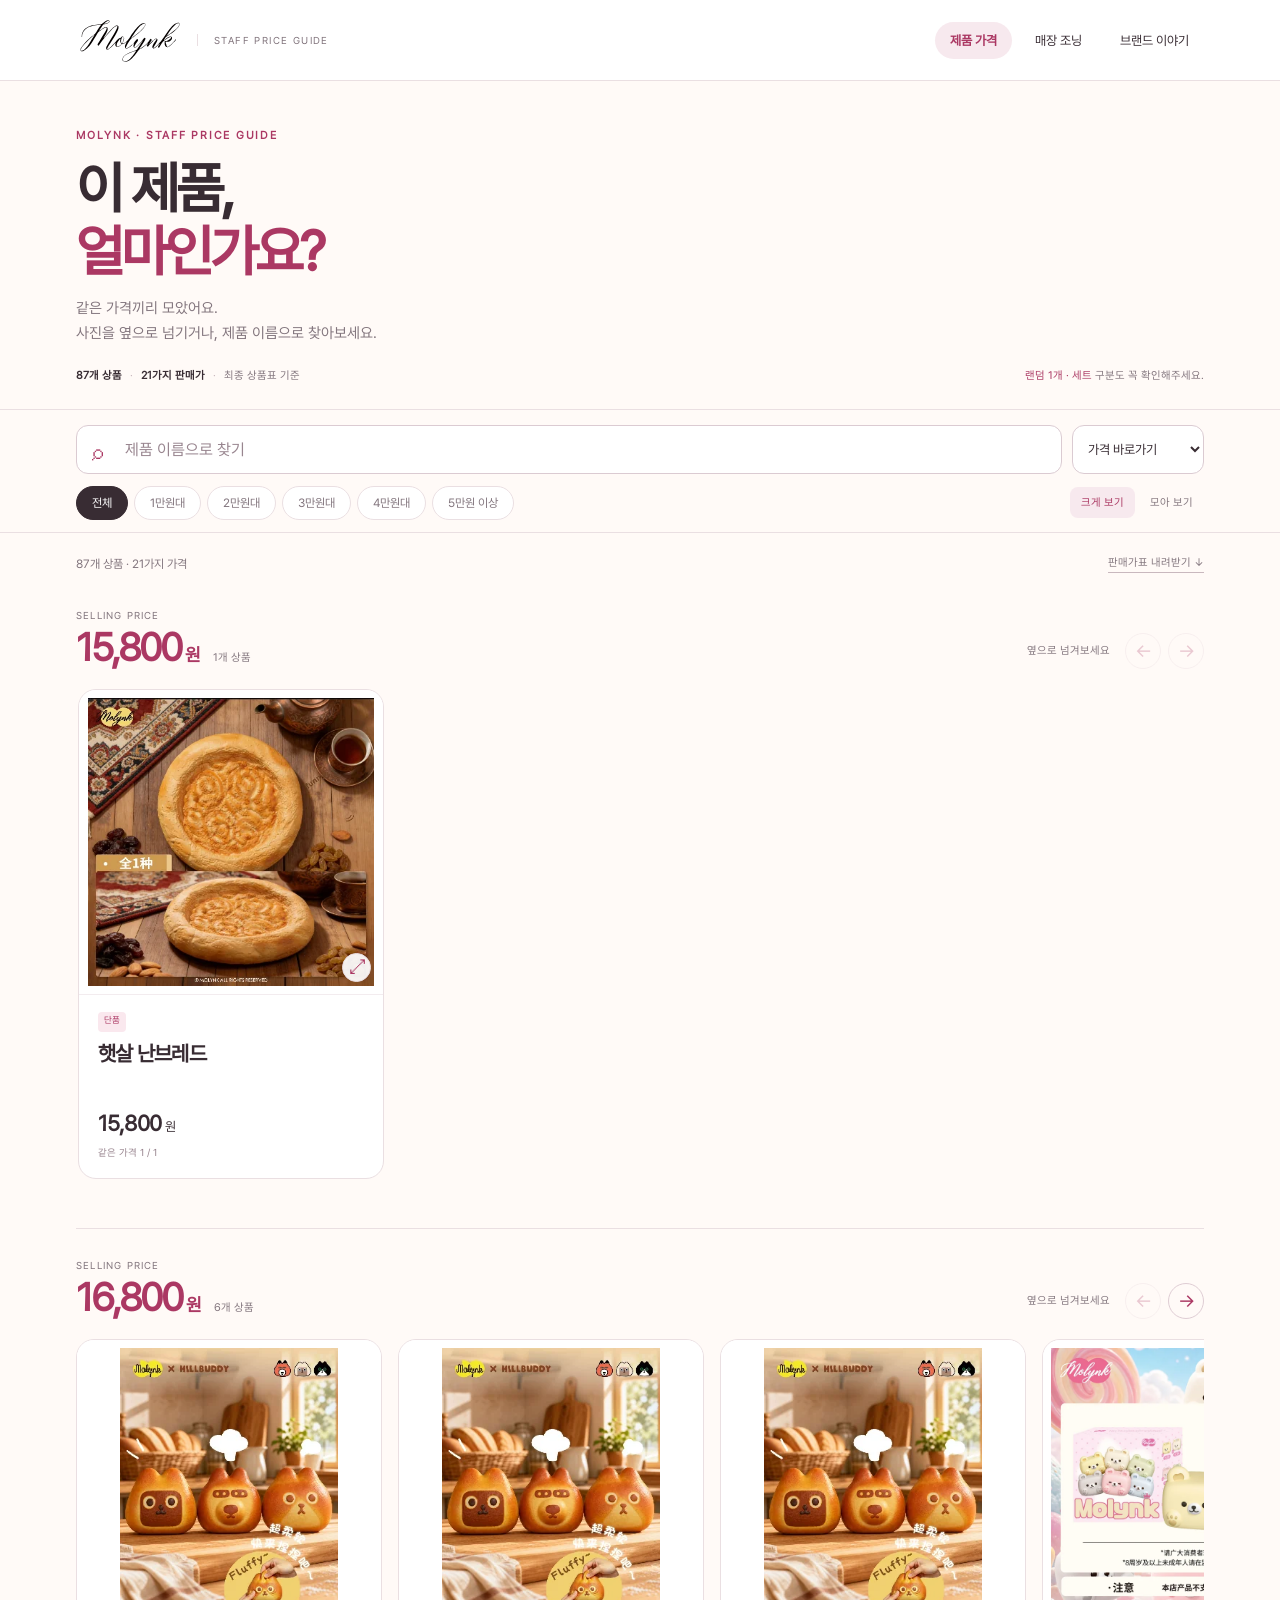
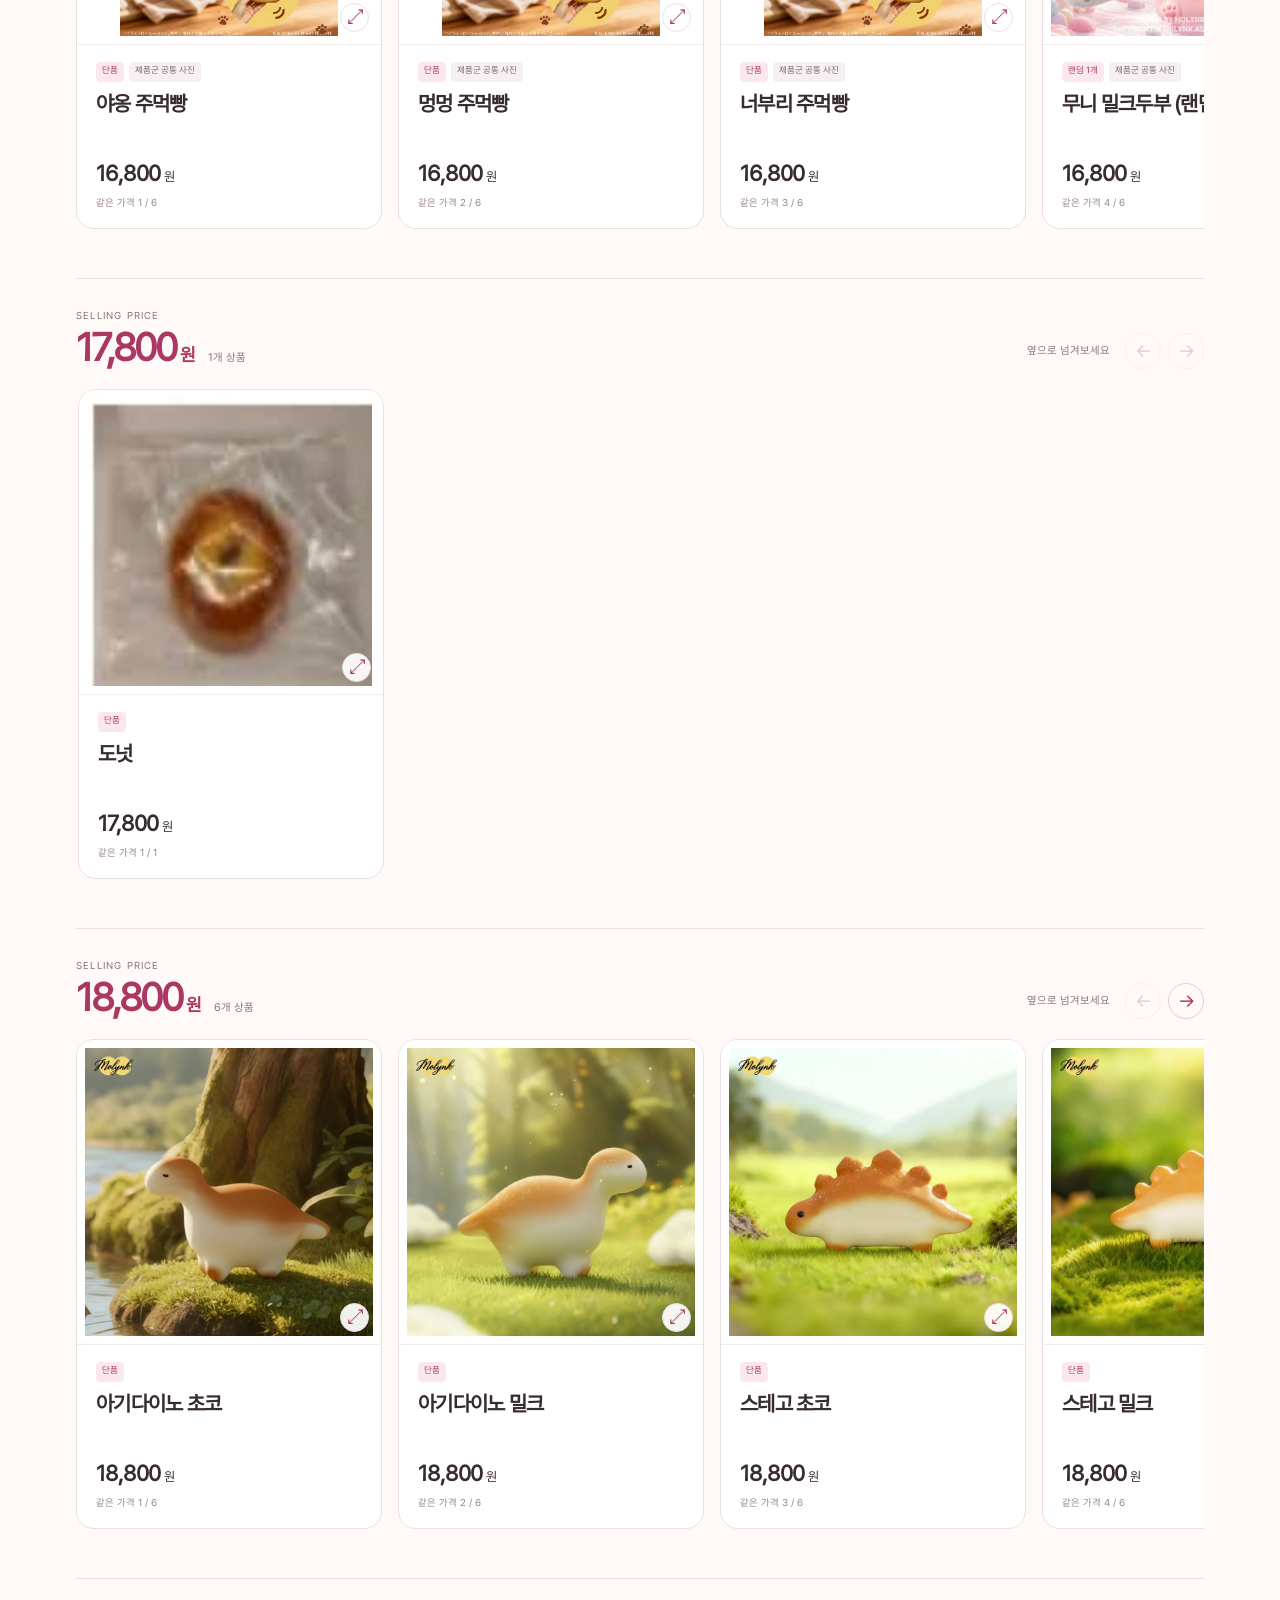
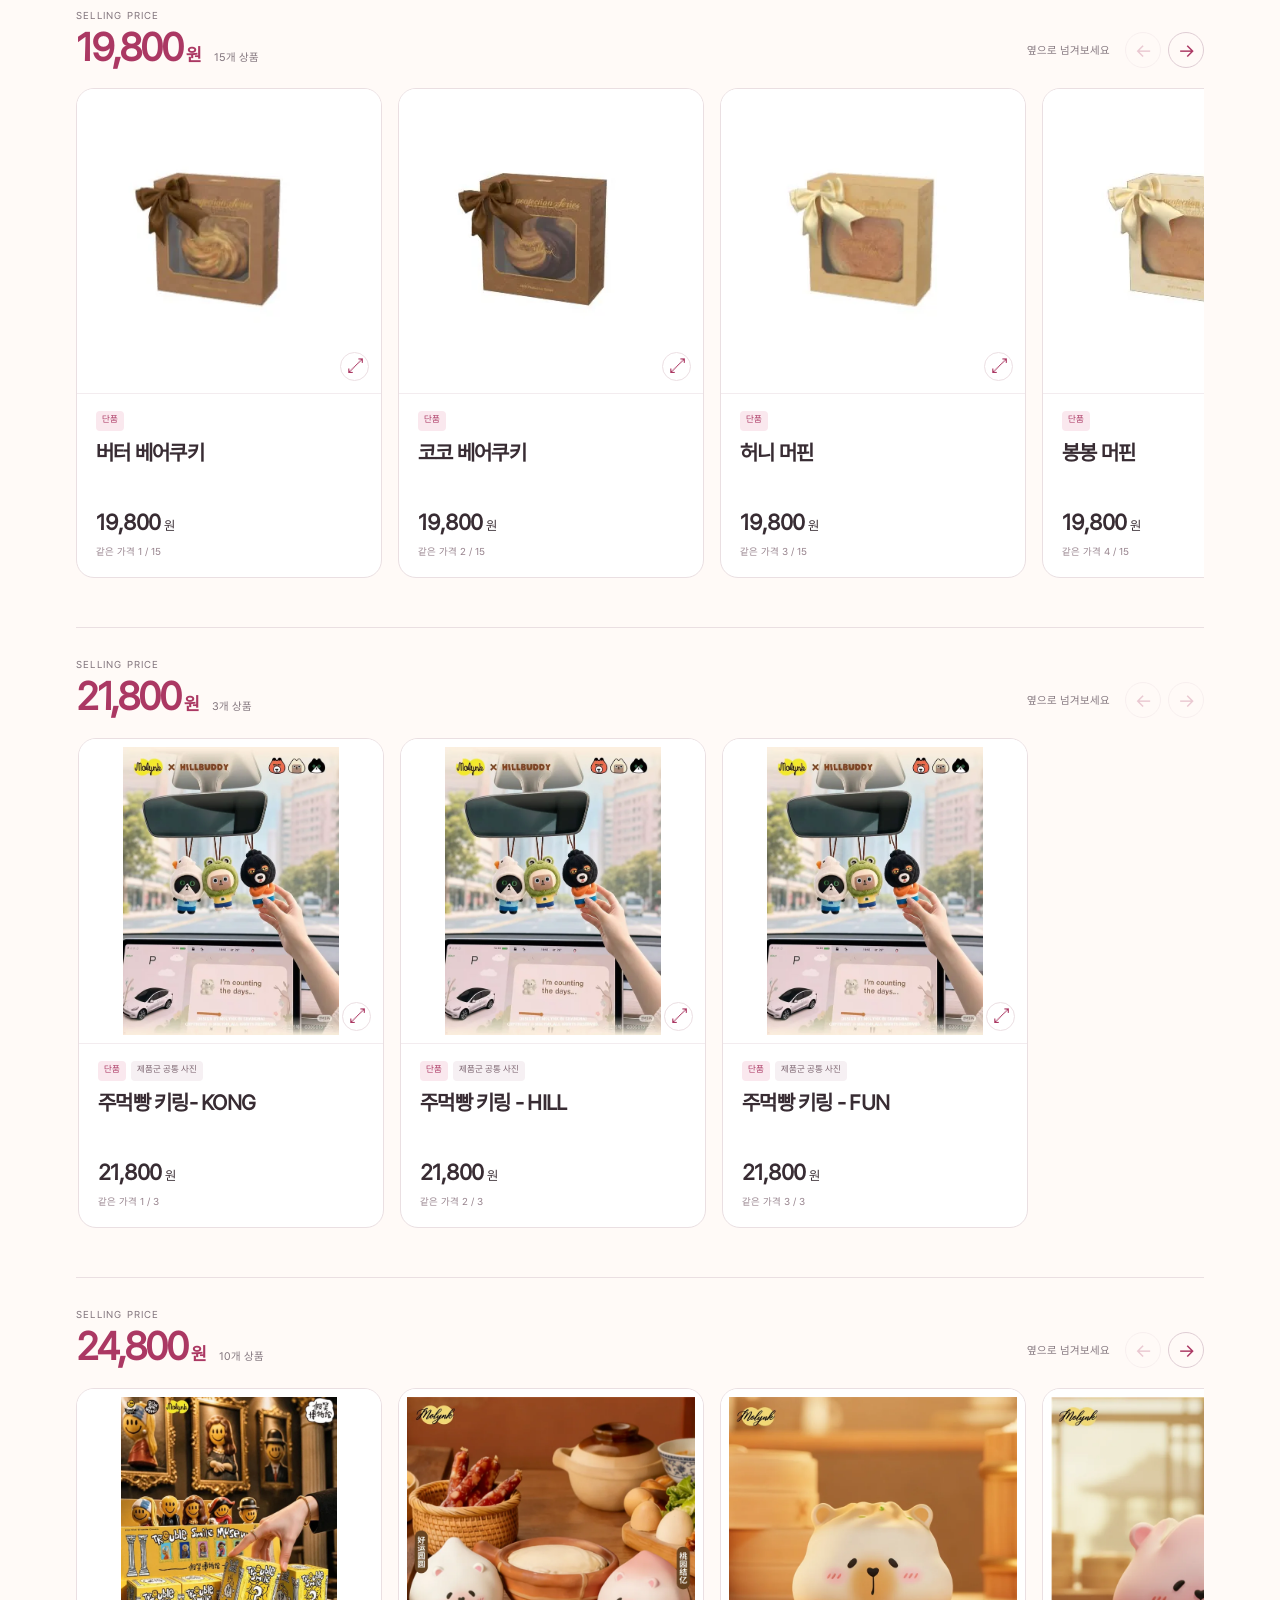
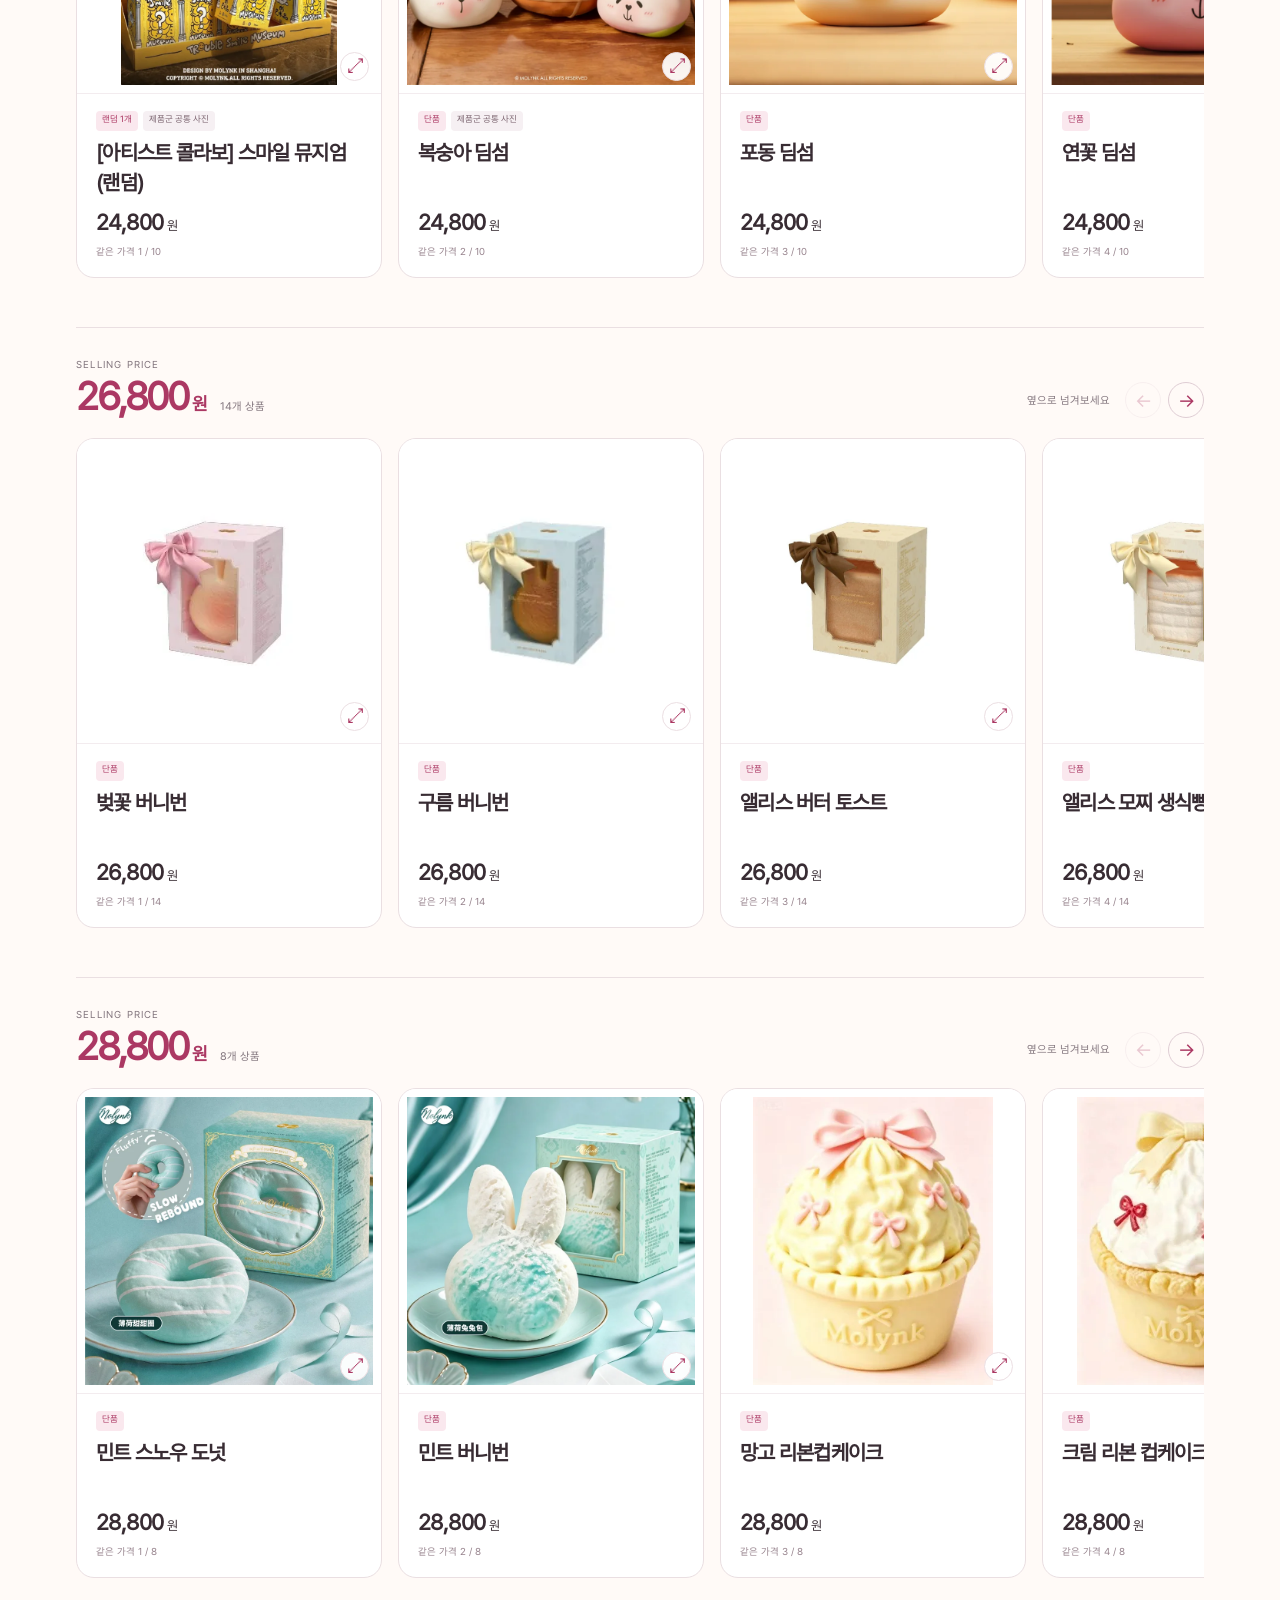
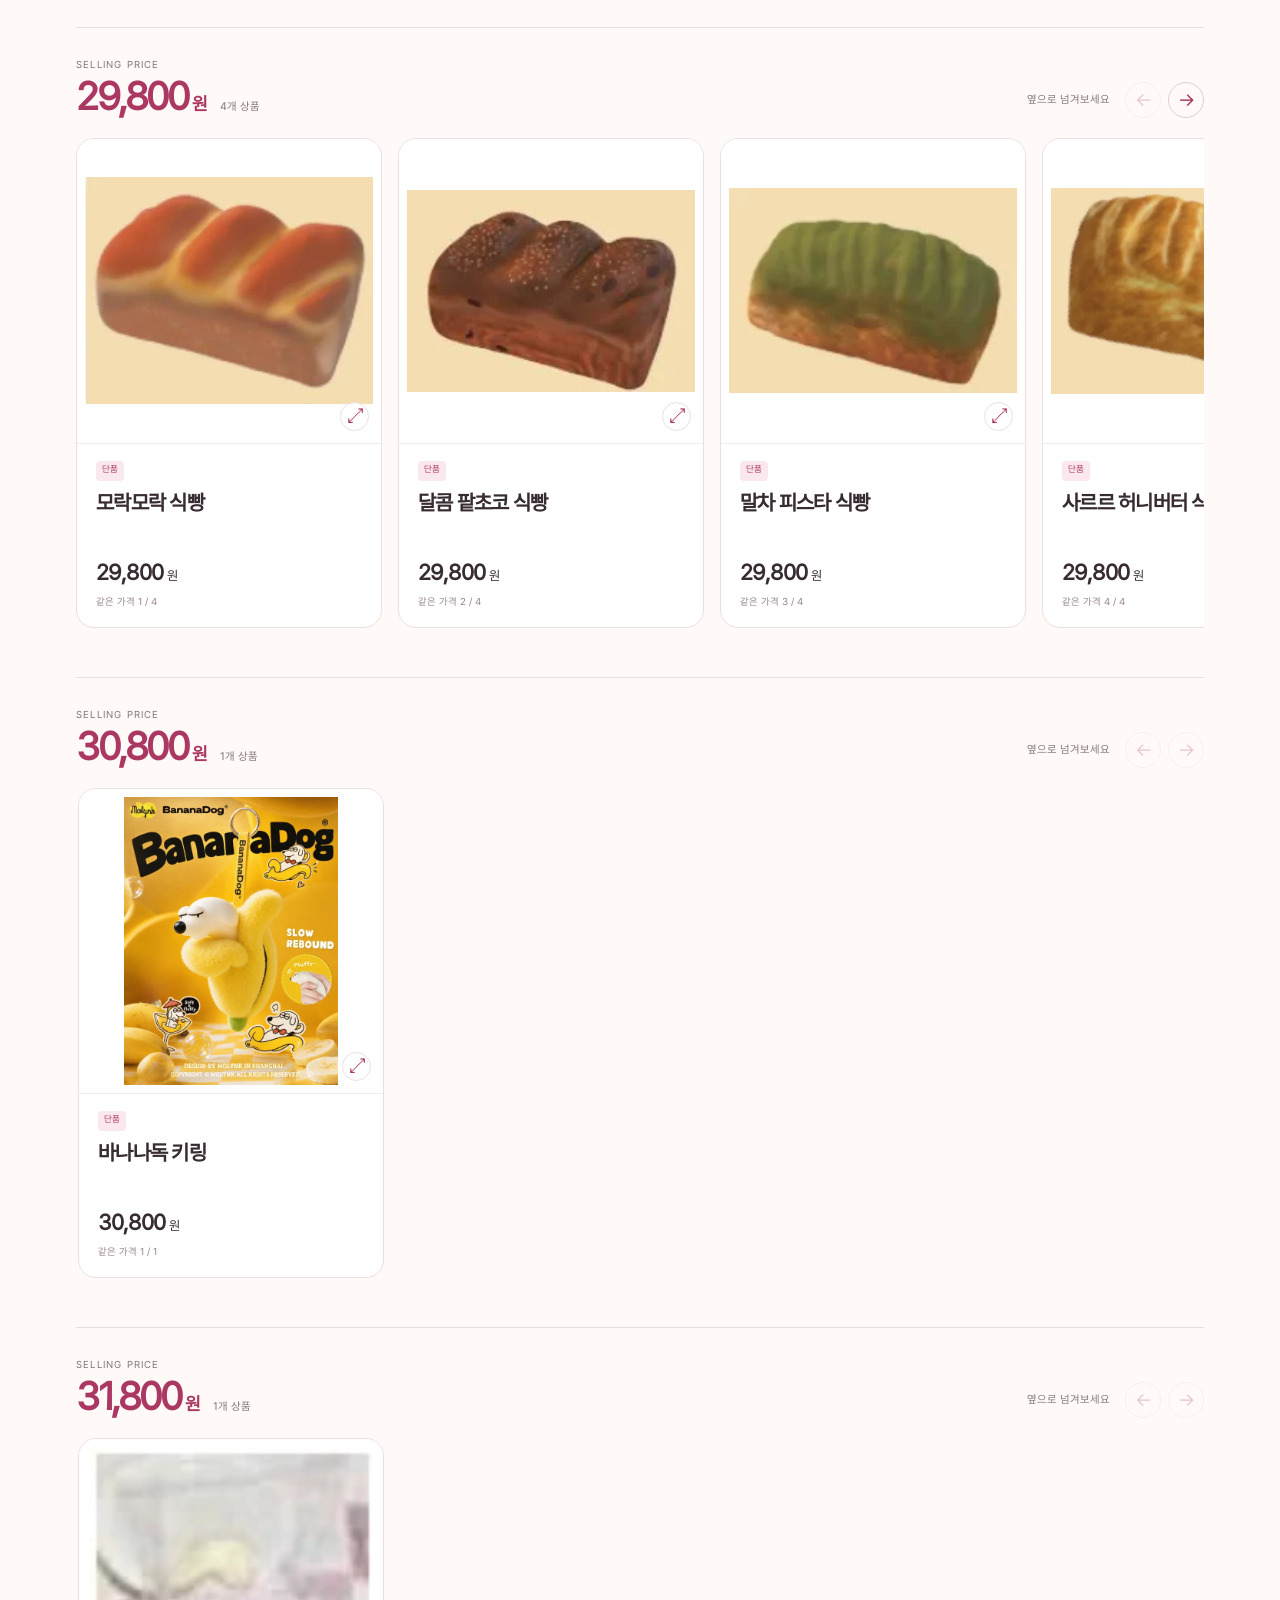
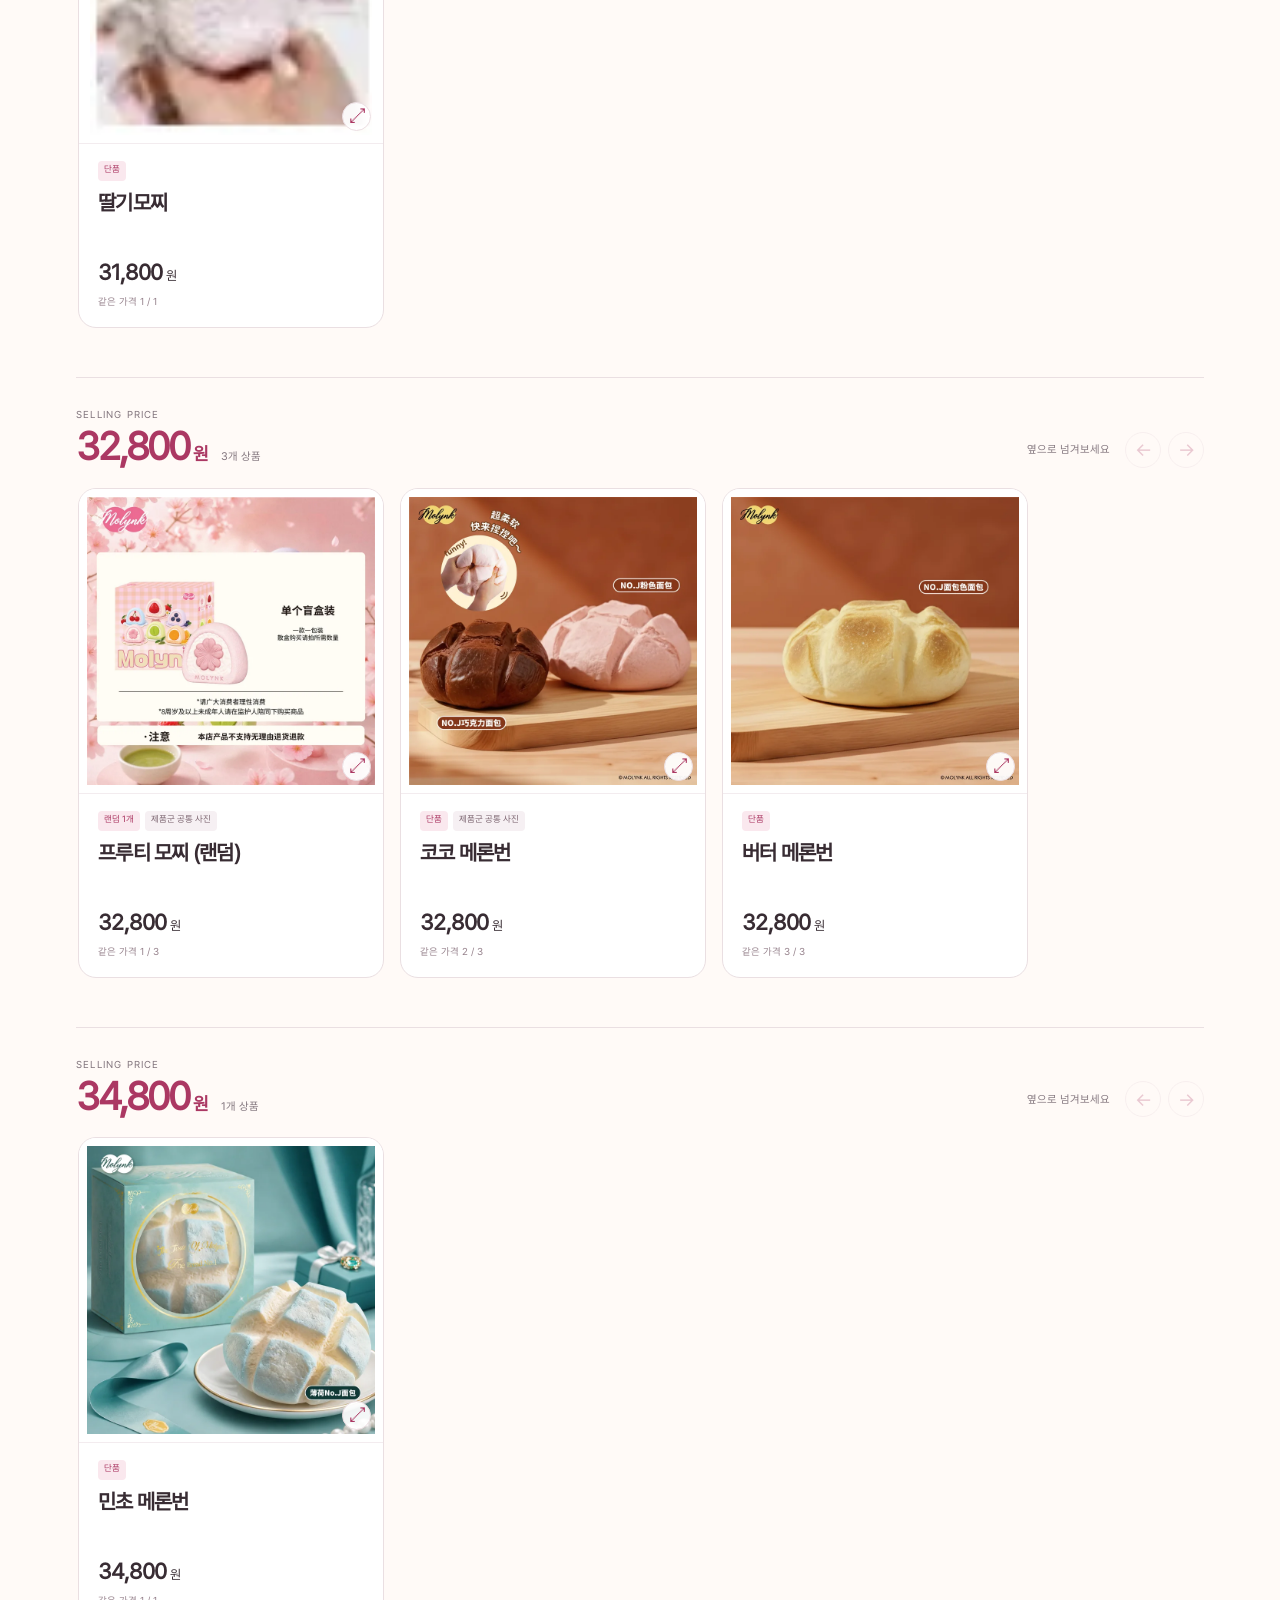
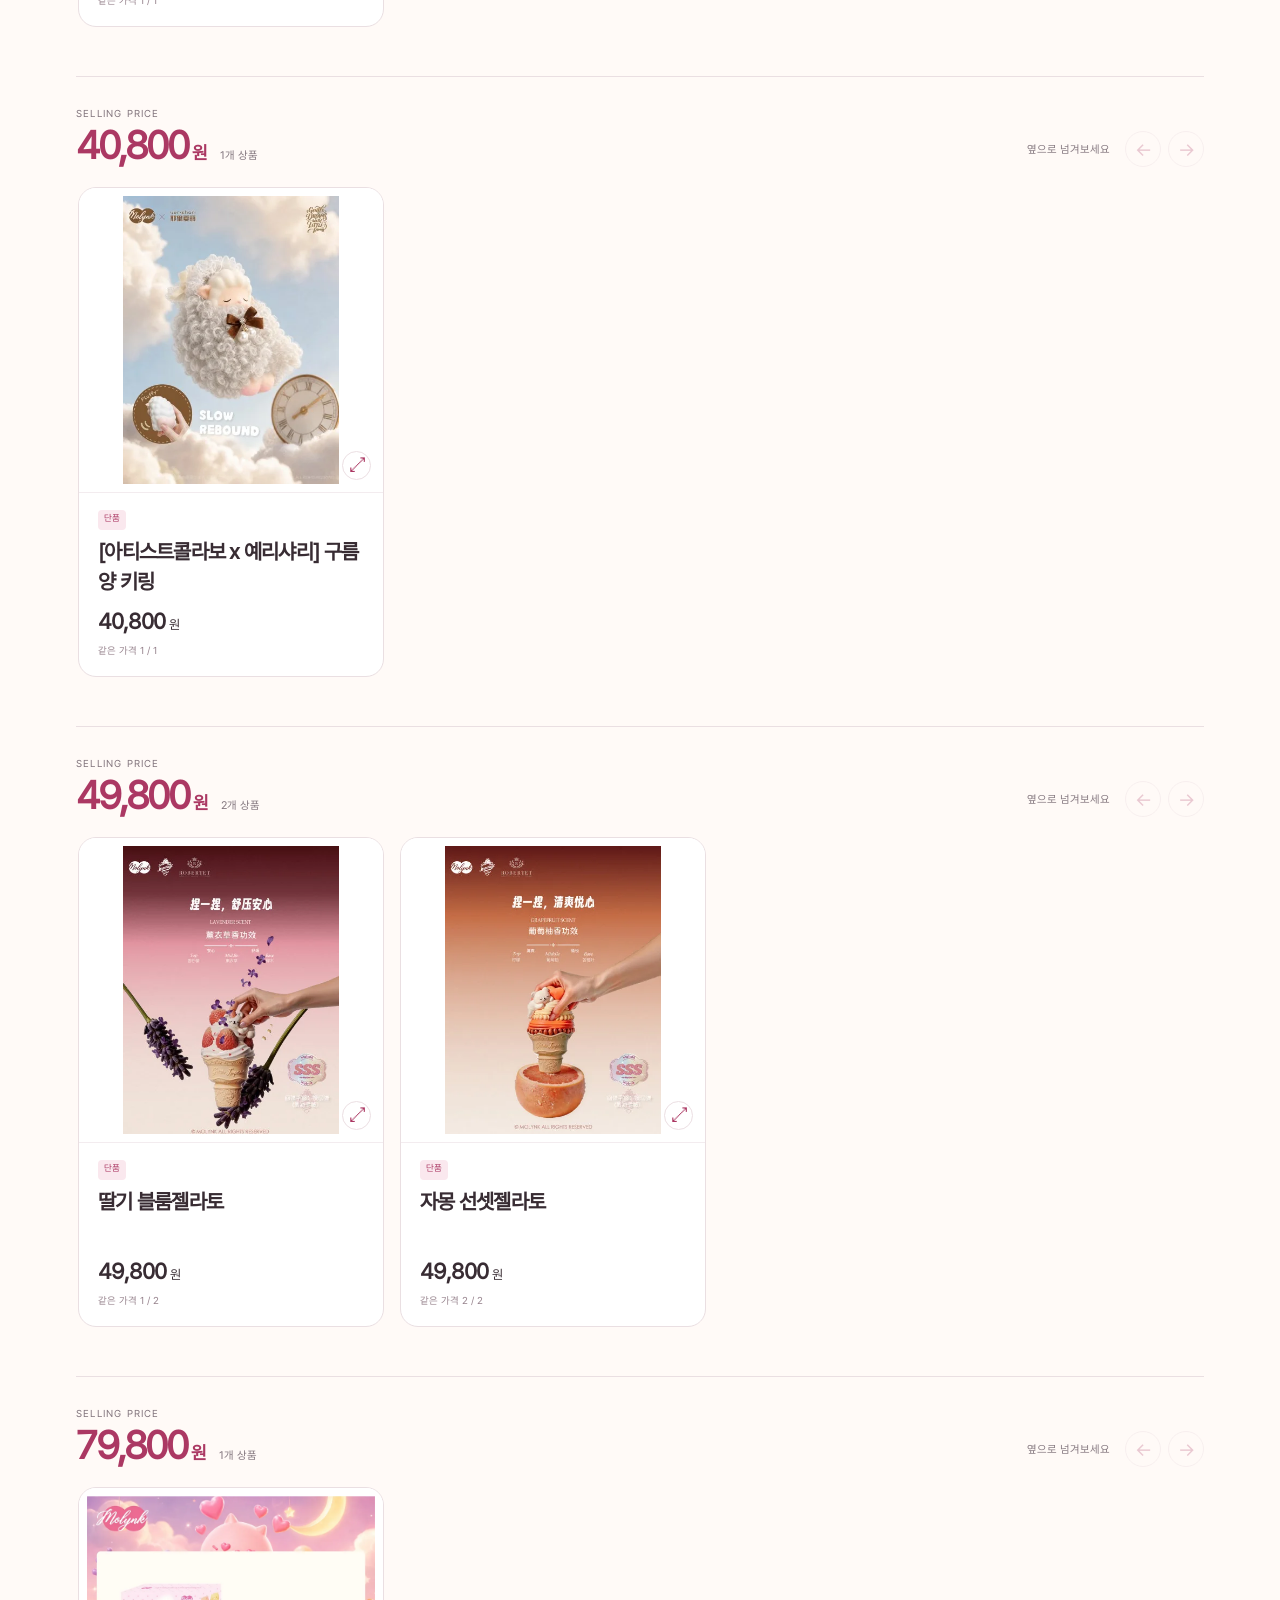
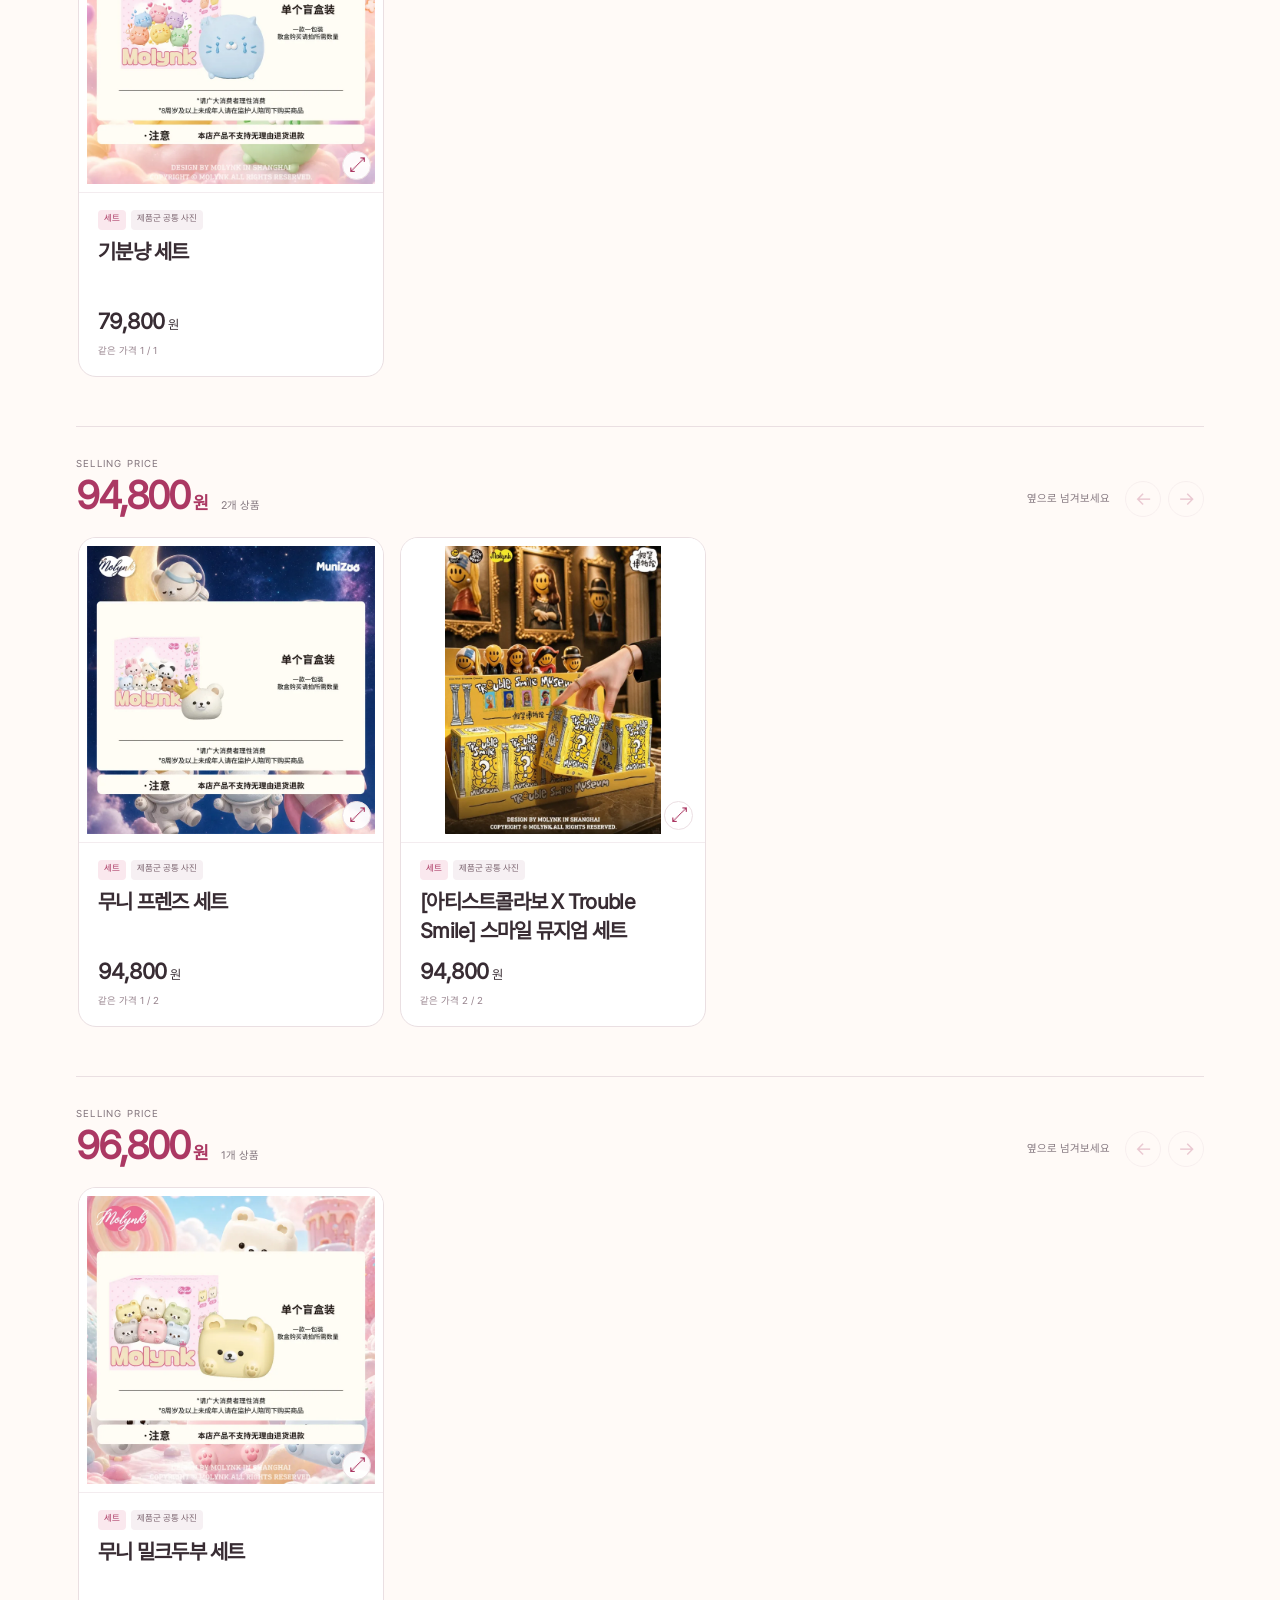
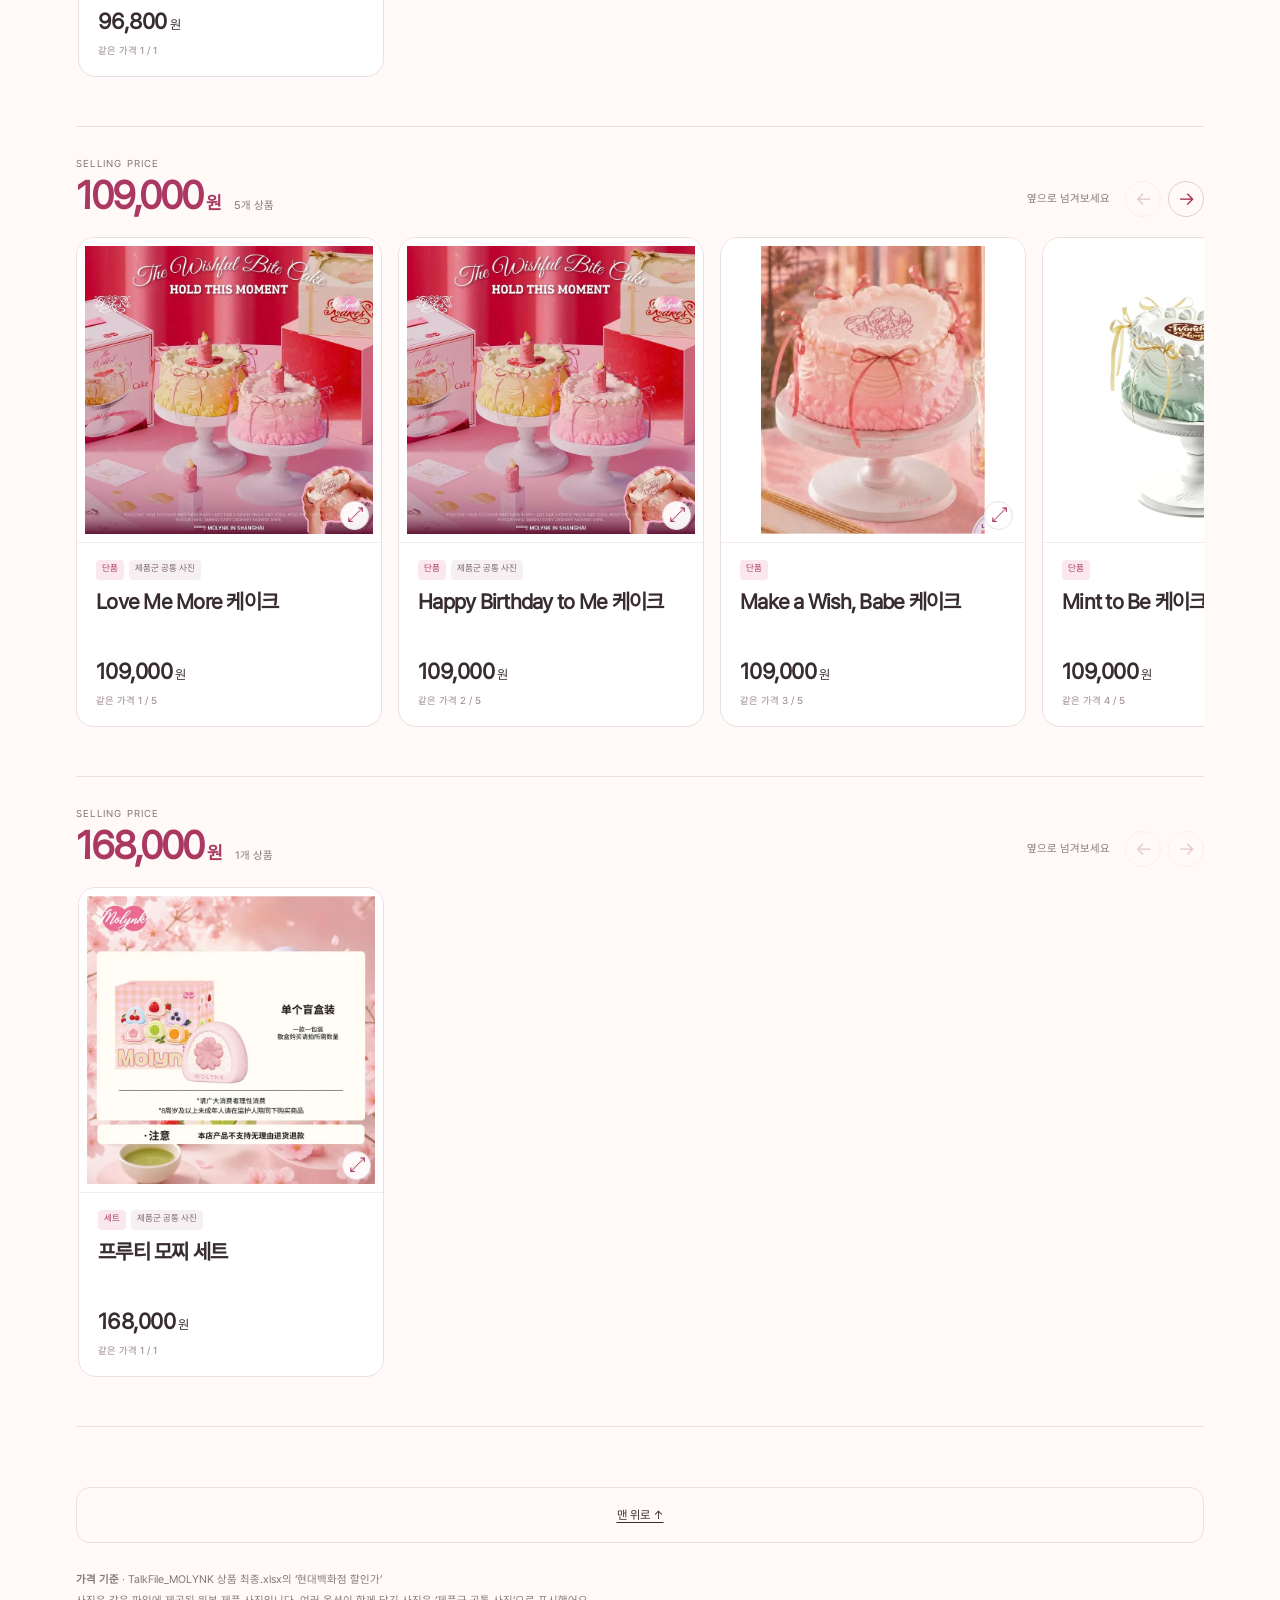
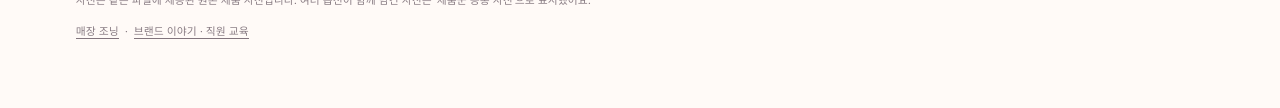
<file: prices/index.html>
<!doctype html>
<html lang="ko"><head><meta charset="utf-8"><meta name="viewport" content="width=device-width,initial-scale=1"><meta name="theme-color" content="#fffaf7"><meta name="robots" content="noindex,nofollow"><title>제품 가격 한눈에 · MOLYNK</title><meta name="description" content="몰링크 스태프를 위한 제품 사진·상품명·판매가. 같은 가격끼리 모아 휴대폰으로 빠르게 확인하세요."><meta property="og:title" content="몰링크 · 사진으로 찾는 제품 가격"><meta property="og:description" content="87개 상품, 같은 판매가끼리 모았습니다. 사진을 넘기며 가격을 확인하세요."><meta property="og:image" content="https://studioduggubi.github.io/molynk/campaign.webp"><meta property="og:type" content="website"><link rel="stylesheet" href="styles.css?v=20261021-p1"><script src="app.js?v=20261021-p1" defer></script></head>
<body><a class="skip-link" href="#main">본문으로 바로가기</a>
<header class="site-header" id="top"><div class="page header-inner"><a class="logo" href="./" aria-label="몰링크 제품 가격 처음으로"><img src="../logo.svg" width="105" height="48" alt="MOLYNK"><span>STAFF PRICE GUIDE</span></a><nav class="site-nav" aria-label="스태프 페이지"><a href="./" aria-current="page">제품 가격</a><a href="../zoning/?v=20261021-p1">매장 조닝</a><a href="../staff/?v=20261021-p1">브랜드 이야기</a></nav></div></header>
<main id="main"><div class="page hero"><span class="eyebrow">MOLYNK · STAFF PRICE GUIDE</span><h1>이 제품,<br><em>얼마인가요?</em></h1><p>같은 가격끼리 모았어요.<br>사진을 옆으로 넘기거나, 제품 이름으로 찾아보세요.</p><div class="hero-bottom"><div class="source-note"><b>87개 상품</b><span class="dot">·</span><b>21가지 판매가</b><span class="dot">·</span>최종 상품표 기준</div><div class="legend"><span>랜덤 1개 · 세트</span> 구분도 꼭 확인해주세요.</div></div></div>
<div class="controls"><div class="page control-inner"><div class="search-row"><div class="search-wrap"><label class="sr-only" for="product-search">제품 이름 또는 가격 검색</label><span class="search-icon" aria-hidden="true">⌕</span><input type="search" id="product-search" placeholder="제품 이름으로 찾기" autocomplete="off" spellcheck="false" enterkeyhint="search"><button type="button" class="clear-search" id="clear-search" aria-label="검색어 지우기" hidden>×</button></div><label class="jump-label"><span class="sr-only">정확한 가격으로 바로가기</span><select id="price-jump"><option value="">가격 바로가기</option><option value="15800">15,800원 · 1개</option><option value="16800">16,800원 · 6개</option><option value="17800">17,800원 · 1개</option><option value="18800">18,800원 · 6개</option><option value="19800">19,800원 · 15개</option><option value="21800">21,800원 · 3개</option><option value="24800">24,800원 · 10개</option><option value="26800">26,800원 · 14개</option><option value="28800">28,800원 · 8개</option><option value="29800">29,800원 · 4개</option><option value="30800">30,800원 · 1개</option><option value="31800">31,800원 · 1개</option><option value="32800">32,800원 · 3개</option><option value="34800">34,800원 · 1개</option><option value="40800">40,800원 · 1개</option><option value="49800">49,800원 · 2개</option><option value="79800">79,800원 · 1개</option><option value="94800">94,800원 · 2개</option><option value="96800">96,800원 · 1개</option><option value="109000">109,000원 · 5개</option><option value="168000">168,000원 · 1개</option></select></label></div><div class="range-row"><nav class="ranges" aria-label="가격대 선택"><button type="button" class="range" data-range="all" aria-pressed="true">전체</button><button type="button" class="range" data-range="1" aria-pressed="false">1만원대</button><button type="button" class="range" data-range="2" aria-pressed="false">2만원대</button><button type="button" class="range" data-range="3" aria-pressed="false">3만원대</button><button type="button" class="range" data-range="4" aria-pressed="false">4만원대</button><button type="button" class="range" data-range="high" aria-pressed="false">5만원 이상</button></nav><div class="view-controls" role="group" aria-label="사진 보기 방식"><button type="button" data-view="large" aria-pressed="true">크게 보기</button><button type="button" data-view="compact" aria-pressed="false">모아 보기</button></div></div></div></div>
<div class="page results-meta"><span id="result-count" role="status" aria-live="polite">87개 상품 · 21가지 가격</span><a href="../zoning/b/b-selling-prices.csv?v=20261021-v20" download>판매가표 내려받기 ↓</a></div>
<div class="page groups" id="groups"><section class="price-group" id="price-15800" aria-labelledby="heading-15800"><div class="group-heading"><div><div class="price-label">SELLING PRICE</div><h2 id="heading-15800">15,800<small>원</small><span class="group-count">1개 상품</span></h2></div><div class="rail-arrows"><span class="rail-hint">옆으로 넘겨보세요</span><button class="rail-arrow" type="button" data-scroll="-1" aria-label="15,800원 상품 이전으로" disabled>←</button><button class="rail-arrow" type="button" data-scroll="1" aria-label="15,800원 상품 다음으로">→</button></div></div><div class="product-rail" role="region" aria-label="15,800원 상품 사진"><article class="product-card" data-product="3">
 <button class="photo-button" type="button" data-open="3" aria-label="햇살 난브레드 사진 크게 보기"><img src="images/002.webp" width="400" height="404" alt="햇살 난브레드" loading="eager" decoding="async"><span class="photo-zoom" aria-hidden="true">⤢</span></button>
 <div class="card-copy"><div class="card-badges"><span class="badge type">단품</span></div><h3>햇살 난브레드</h3><div class="card-price">15,800<small>원</small></div><span class="card-index">같은 가격 1 / 1</span></div></article></div></section><section class="price-group" id="price-16800" aria-labelledby="heading-16800"><div class="group-heading"><div><div class="price-label">SELLING PRICE</div><h2 id="heading-16800">16,800<small>원</small><span class="group-count">6개 상품</span></h2></div><div class="rail-arrows"><span class="rail-hint">옆으로 넘겨보세요</span><button class="rail-arrow" type="button" data-scroll="-1" aria-label="16,800원 상품 이전으로" disabled>←</button><button class="rail-arrow" type="button" data-scroll="1" aria-label="16,800원 상품 다음으로">→</button></div></div><div class="product-rail" role="region" aria-label="16,800원 상품 사진"><article class="product-card" data-product="0">
 <button class="photo-button" type="button" data-open="0" aria-label="야옹 주먹빵 사진 크게 보기"><img src="images/001.webp" width="301" height="398" alt="야옹 주먹빵 · 제품군 공통 사진" loading="lazy" decoding="async"><span class="photo-zoom" aria-hidden="true">⤢</span></button>
 <div class="card-copy"><div class="card-badges"><span class="badge type">단품</span><span class="badge">제품군 공통 사진</span></div><h3>야옹 주먹빵</h3><div class="card-price">16,800<small>원</small></div><span class="card-index">같은 가격 1 / 6</span></div></article><article class="product-card" data-product="1">
 <button class="photo-button" type="button" data-open="1" aria-label="멍멍 주먹빵 사진 크게 보기"><img src="images/001.webp" width="301" height="398" alt="멍멍 주먹빵 · 제품군 공통 사진" loading="lazy" decoding="async"><span class="photo-zoom" aria-hidden="true">⤢</span></button>
 <div class="card-copy"><div class="card-badges"><span class="badge type">단품</span><span class="badge">제품군 공통 사진</span></div><h3>멍멍 주먹빵</h3><div class="card-price">16,800<small>원</small></div><span class="card-index">같은 가격 2 / 6</span></div></article><article class="product-card" data-product="2">
 <button class="photo-button" type="button" data-open="2" aria-label="너부리 주먹빵 사진 크게 보기"><img src="images/001.webp" width="301" height="398" alt="너부리 주먹빵 · 제품군 공통 사진" loading="lazy" decoding="async"><span class="photo-zoom" aria-hidden="true">⤢</span></button>
 <div class="card-copy"><div class="card-badges"><span class="badge type">단품</span><span class="badge">제품군 공통 사진</span></div><h3>너부리 주먹빵</h3><div class="card-price">16,800<small>원</small></div><span class="card-index">같은 가격 3 / 6</span></div></article><article class="product-card" data-product="4">
 <button class="photo-button" type="button" data-open="4" aria-label="무니 밀크두부 (랜덤 1개) 사진 크게 보기"><img src="images/003.webp" width="750" height="750" alt="무니 밀크두부 (랜덤 1개) · 제품군 공통 사진" loading="lazy" decoding="async"><span class="photo-zoom" aria-hidden="true">⤢</span></button>
 <div class="card-copy"><div class="card-badges"><span class="badge type">랜덤 1개</span><span class="badge">제품군 공통 사진</span></div><h3>무니 밀크두부 (랜덤 1개)</h3><div class="card-price">16,800<small>원</small></div><span class="card-index">같은 가격 4 / 6</span></div></article><article class="product-card" data-product="5">
 <button class="photo-button" type="button" data-open="5" aria-label="무니 프렌즈 (랜덤 1개) 사진 크게 보기"><img src="images/004.webp" width="750" height="750" alt="무니 프렌즈 (랜덤 1개) · 제품군 공통 사진" loading="lazy" decoding="async"><span class="photo-zoom" aria-hidden="true">⤢</span></button>
 <div class="card-copy"><div class="card-badges"><span class="badge type">랜덤 1개</span><span class="badge">제품군 공통 사진</span></div><h3>무니 프렌즈 (랜덤 1개)</h3><div class="card-price">16,800<small>원</small></div><span class="card-index">같은 가격 5 / 6</span></div></article><article class="product-card" data-product="6">
 <button class="photo-button" type="button" data-open="6" aria-label="molynk 오늘의 기분냥 (랜덤1개) 사진 크게 보기"><img src="images/005.webp" width="750" height="750" alt="molynk 오늘의 기분냥 (랜덤1개) · 제품군 공통 사진" loading="lazy" decoding="async"><span class="photo-zoom" aria-hidden="true">⤢</span></button>
 <div class="card-copy"><div class="card-badges"><span class="badge type">랜덤 1개</span><span class="badge">제품군 공통 사진</span></div><h3>molynk 오늘의 기분냥 (랜덤1개)</h3><div class="card-price">16,800<small>원</small></div><span class="card-index">같은 가격 6 / 6</span></div></article></div></section><section class="price-group" id="price-17800" aria-labelledby="heading-17800"><div class="group-heading"><div><div class="price-label">SELLING PRICE</div><h2 id="heading-17800">17,800<small>원</small><span class="group-count">1개 상품</span></h2></div><div class="rail-arrows"><span class="rail-hint">옆으로 넘겨보세요</span><button class="rail-arrow" type="button" data-scroll="-1" aria-label="17,800원 상품 이전으로" disabled>←</button><button class="rail-arrow" type="button" data-scroll="1" aria-label="17,800원 상품 다음으로">→</button></div></div><div class="product-rail" role="region" aria-label="17,800원 상품 사진"><article class="product-card" data-product="86">
 <button class="photo-button" type="button" data-open="86" aria-label="도넛 사진 크게 보기"><img src="images/075.webp" width="84" height="86" alt="도넛" loading="lazy" decoding="async"><span class="photo-zoom" aria-hidden="true">⤢</span></button>
 <div class="card-copy"><div class="card-badges"><span class="badge type">단품</span></div><h3>도넛</h3><div class="card-price">17,800<small>원</small></div><span class="card-index">같은 가격 1 / 1</span></div></article></div></section><section class="price-group" id="price-18800" aria-labelledby="heading-18800"><div class="group-heading"><div><div class="price-label">SELLING PRICE</div><h2 id="heading-18800">18,800<small>원</small><span class="group-count">6개 상품</span></h2></div><div class="rail-arrows"><span class="rail-hint">옆으로 넘겨보세요</span><button class="rail-arrow" type="button" data-scroll="-1" aria-label="18,800원 상품 이전으로" disabled>←</button><button class="rail-arrow" type="button" data-scroll="1" aria-label="18,800원 상품 다음으로">→</button></div></div><div class="product-rail" role="region" aria-label="18,800원 상품 사진"><article class="product-card" data-product="20">
 <button class="photo-button" type="button" data-open="20" aria-label="아기다이노 초코 사진 크게 보기"><img src="images/019.webp" width="750" height="750" alt="아기다이노 초코" loading="lazy" decoding="async"><span class="photo-zoom" aria-hidden="true">⤢</span></button>
 <div class="card-copy"><div class="card-badges"><span class="badge type">단품</span></div><h3>아기다이노 초코</h3><div class="card-price">18,800<small>원</small></div><span class="card-index">같은 가격 1 / 6</span></div></article><article class="product-card" data-product="21">
 <button class="photo-button" type="button" data-open="21" aria-label="아기다이노 밀크 사진 크게 보기"><img src="images/020.webp" width="750" height="750" alt="아기다이노 밀크" loading="lazy" decoding="async"><span class="photo-zoom" aria-hidden="true">⤢</span></button>
 <div class="card-copy"><div class="card-badges"><span class="badge type">단품</span></div><h3>아기다이노 밀크</h3><div class="card-price">18,800<small>원</small></div><span class="card-index">같은 가격 2 / 6</span></div></article><article class="product-card" data-product="22">
 <button class="photo-button" type="button" data-open="22" aria-label="스테고 초코 사진 크게 보기"><img src="images/021.webp" width="750" height="750" alt="스테고 초코" loading="lazy" decoding="async"><span class="photo-zoom" aria-hidden="true">⤢</span></button>
 <div class="card-copy"><div class="card-badges"><span class="badge type">단품</span></div><h3>스테고 초코</h3><div class="card-price">18,800<small>원</small></div><span class="card-index">같은 가격 3 / 6</span></div></article><article class="product-card" data-product="23">
 <button class="photo-button" type="button" data-open="23" aria-label="스테고 밀크 사진 크게 보기"><img src="images/022.webp" width="750" height="750" alt="스테고 밀크" loading="lazy" decoding="async"><span class="photo-zoom" aria-hidden="true">⤢</span></button>
 <div class="card-copy"><div class="card-badges"><span class="badge type">단품</span></div><h3>스테고 밀크</h3><div class="card-price">18,800<small>원</small></div><span class="card-index">같은 가격 4 / 6</span></div></article><article class="product-card" data-product="24">
 <button class="photo-button" type="button" data-open="24" aria-label="트리케라 초코 사진 크게 보기"><img src="images/023.webp" width="750" height="750" alt="트리케라 초코" loading="lazy" decoding="async"><span class="photo-zoom" aria-hidden="true">⤢</span></button>
 <div class="card-copy"><div class="card-badges"><span class="badge type">단품</span></div><h3>트리케라 초코</h3><div class="card-price">18,800<small>원</small></div><span class="card-index">같은 가격 5 / 6</span></div></article><article class="product-card" data-product="25">
 <button class="photo-button" type="button" data-open="25" aria-label="트리케라 밀크 사진 크게 보기"><img src="images/024.webp" width="750" height="750" alt="트리케라 밀크" loading="lazy" decoding="async"><span class="photo-zoom" aria-hidden="true">⤢</span></button>
 <div class="card-copy"><div class="card-badges"><span class="badge type">단품</span></div><h3>트리케라 밀크</h3><div class="card-price">18,800<small>원</small></div><span class="card-index">같은 가격 6 / 6</span></div></article></div></section><section class="price-group" id="price-19800" aria-labelledby="heading-19800"><div class="group-heading"><div><div class="price-label">SELLING PRICE</div><h2 id="heading-19800">19,800<small>원</small><span class="group-count">15개 상품</span></h2></div><div class="rail-arrows"><span class="rail-hint">옆으로 넘겨보세요</span><button class="rail-arrow" type="button" data-scroll="-1" aria-label="19,800원 상품 이전으로" disabled>←</button><button class="rail-arrow" type="button" data-scroll="1" aria-label="19,800원 상품 다음으로">→</button></div></div><div class="product-rail" role="region" aria-label="19,800원 상품 사진"><article class="product-card" data-product="7">
 <button class="photo-button" type="button" data-open="7" aria-label="버터 베어쿠키 사진 크게 보기"><img src="images/006.webp" width="355" height="200" alt="버터 베어쿠키" loading="lazy" decoding="async"><span class="photo-zoom" aria-hidden="true">⤢</span></button>
 <div class="card-copy"><div class="card-badges"><span class="badge type">단품</span></div><h3>버터 베어쿠키</h3><div class="card-price">19,800<small>원</small></div><span class="card-index">같은 가격 1 / 15</span></div></article><article class="product-card" data-product="8">
 <button class="photo-button" type="button" data-open="8" aria-label="코코 베어쿠키 사진 크게 보기"><img src="images/007.webp" width="356" height="200" alt="코코 베어쿠키" loading="lazy" decoding="async"><span class="photo-zoom" aria-hidden="true">⤢</span></button>
 <div class="card-copy"><div class="card-badges"><span class="badge type">단품</span></div><h3>코코 베어쿠키</h3><div class="card-price">19,800<small>원</small></div><span class="card-index">같은 가격 2 / 15</span></div></article><article class="product-card" data-product="9">
 <button class="photo-button" type="button" data-open="9" aria-label="허니 머핀 사진 크게 보기"><img src="images/008.webp" width="355" height="200" alt="허니 머핀" loading="lazy" decoding="async"><span class="photo-zoom" aria-hidden="true">⤢</span></button>
 <div class="card-copy"><div class="card-badges"><span class="badge type">단품</span></div><h3>허니 머핀</h3><div class="card-price">19,800<small>원</small></div><span class="card-index">같은 가격 3 / 15</span></div></article><article class="product-card" data-product="10">
 <button class="photo-button" type="button" data-open="10" aria-label="봉봉 머핀 사진 크게 보기"><img src="images/009.webp" width="356" height="200" alt="봉봉 머핀" loading="lazy" decoding="async"><span class="photo-zoom" aria-hidden="true">⤢</span></button>
 <div class="card-copy"><div class="card-badges"><span class="badge type">단품</span></div><h3>봉봉 머핀</h3><div class="card-price">19,800<small>원</small></div><span class="card-index">같은 가격 4 / 15</span></div></article><article class="product-card" data-product="11">
 <button class="photo-button" type="button" data-open="11" aria-label="포근 하트번 사진 크게 보기"><img src="images/010.webp" width="711" height="400" alt="포근 하트번" loading="lazy" decoding="async"><span class="photo-zoom" aria-hidden="true">⤢</span></button>
 <div class="card-copy"><div class="card-badges"><span class="badge type">단품</span></div><h3>포근 하트번</h3><div class="card-price">19,800<small>원</small></div><span class="card-index">같은 가격 5 / 15</span></div></article><article class="product-card" data-product="12">
 <button class="photo-button" type="button" data-open="12" aria-label="말차 라우겐 사진 크게 보기"><img src="images/011.webp" width="356" height="200" alt="말차 라우겐" loading="lazy" decoding="async"><span class="photo-zoom" aria-hidden="true">⤢</span></button>
 <div class="card-copy"><div class="card-badges"><span class="badge type">단품</span></div><h3>말차 라우겐</h3><div class="card-price">19,800<small>원</small></div><span class="card-index">같은 가격 6 / 15</span></div></article><article class="product-card" data-product="13">
 <button class="photo-button" type="button" data-open="13" aria-label="허니 라우겐 사진 크게 보기"><img src="images/012.webp" width="356" height="200" alt="허니 라우겐" loading="lazy" decoding="async"><span class="photo-zoom" aria-hidden="true">⤢</span></button>
 <div class="card-copy"><div class="card-badges"><span class="badge type">단품</span></div><h3>허니 라우겐</h3><div class="card-price">19,800<small>원</small></div><span class="card-index">같은 가격 7 / 15</span></div></article><article class="product-card" data-product="14">
 <button class="photo-button" type="button" data-open="14" aria-label="쇼콜라 꽈배기 사진 크게 보기"><img src="images/013.webp" width="313" height="750" alt="쇼콜라 꽈배기" loading="lazy" decoding="async"><span class="photo-zoom" aria-hidden="true">⤢</span></button>
 <div class="card-copy"><div class="card-badges"><span class="badge type">단품</span></div><h3>쇼콜라 꽈배기</h3><div class="card-price">19,800<small>원</small></div><span class="card-index">같은 가격 8 / 15</span></div></article><article class="product-card" data-product="15">
 <button class="photo-button" type="button" data-open="15" aria-label="슈가 꽈배기 사진 크게 보기"><img src="images/014.webp" width="313" height="750" alt="슈가 꽈배기" loading="lazy" decoding="async"><span class="photo-zoom" aria-hidden="true">⤢</span></button>
 <div class="card-copy"><div class="card-badges"><span class="badge type">단품</span></div><h3>슈가 꽈배기</h3><div class="card-price">19,800<small>원</small></div><span class="card-index">같은 가격 9 / 15</span></div></article><article class="product-card" data-product="16">
 <button class="photo-button" type="button" data-open="16" aria-label="포동 스틱 사진 크게 보기"><img src="images/015.webp" width="83" height="200" alt="포동 스틱" loading="lazy" decoding="async"><span class="photo-zoom" aria-hidden="true">⤢</span></button>
 <div class="card-copy"><div class="card-badges"><span class="badge type">단품</span></div><h3>포동 스틱</h3><div class="card-price">19,800<small>원</small></div><span class="card-index">같은 가격 10 / 15</span></div></article><article class="product-card" data-product="17">
 <button class="photo-button" type="button" data-open="17" aria-label="밀키 스틱 사진 크게 보기"><img src="images/016.webp" width="83" height="200" alt="밀키 스틱" loading="lazy" decoding="async"><span class="photo-zoom" aria-hidden="true">⤢</span></button>
 <div class="card-copy"><div class="card-badges"><span class="badge type">단품</span></div><h3>밀키 스틱</h3><div class="card-price">19,800<small>원</small></div><span class="card-index">같은 가격 11 / 15</span></div></article><article class="product-card" data-product="18">
 <button class="photo-button" type="button" data-open="18" aria-label="말랑 홍시 사진 크게 보기"><img src="images/017.webp" width="217" height="183" alt="말랑 홍시" loading="lazy" decoding="async"><span class="photo-zoom" aria-hidden="true">⤢</span></button>
 <div class="card-copy"><div class="card-badges"><span class="badge type">단품</span></div><h3>말랑 홍시</h3><div class="card-price">19,800<small>원</small></div><span class="card-index">같은 가격 12 / 15</span></div></article><article class="product-card" data-product="19">
 <button class="photo-button" type="button" data-open="19" aria-label="봉긋 한라봉 사진 크게 보기"><img src="images/018.webp" width="277" height="310" alt="봉긋 한라봉" loading="lazy" decoding="async"><span class="photo-zoom" aria-hidden="true">⤢</span></button>
 <div class="card-copy"><div class="card-badges"><span class="badge type">단품</span></div><h3>봉긋 한라봉</h3><div class="card-price">19,800<small>원</small></div><span class="card-index">같은 가격 13 / 15</span></div></article><article class="product-card" data-product="52">
 <button class="photo-button" type="button" data-open="52" aria-label="멍멍빵 사진 크게 보기"><img src="images/048.webp" width="85" height="75" alt="멍멍빵" loading="lazy" decoding="async"><span class="photo-zoom" aria-hidden="true">⤢</span></button>
 <div class="card-copy"><div class="card-badges"><span class="badge type">단품</span></div><h3>멍멍빵</h3><div class="card-price">19,800<small>원</small></div><span class="card-index">같은 가격 14 / 15</span></div></article><article class="product-card" data-product="53">
 <button class="photo-button" type="button" data-open="53" aria-label="포근 멍멍이 사진 크게 보기"><img src="images/049.webp" width="93" height="83" alt="포근 멍멍이" loading="lazy" decoding="async"><span class="photo-zoom" aria-hidden="true">⤢</span></button>
 <div class="card-copy"><div class="card-badges"><span class="badge type">단품</span></div><h3>포근 멍멍이</h3><div class="card-price">19,800<small>원</small></div><span class="card-index">같은 가격 15 / 15</span></div></article></div></section><section class="price-group" id="price-21800" aria-labelledby="heading-21800"><div class="group-heading"><div><div class="price-label">SELLING PRICE</div><h2 id="heading-21800">21,800<small>원</small><span class="group-count">3개 상품</span></h2></div><div class="rail-arrows"><span class="rail-hint">옆으로 넘겨보세요</span><button class="rail-arrow" type="button" data-scroll="-1" aria-label="21,800원 상품 이전으로" disabled>←</button><button class="rail-arrow" type="button" data-scroll="1" aria-label="21,800원 상품 다음으로">→</button></div></div><div class="product-rail" role="region" aria-label="21,800원 상품 사진"><article class="product-card" data-product="26">
 <button class="photo-button" type="button" data-open="26" aria-label="주먹빵 키링- KONG 사진 크게 보기"><img src="images/025.webp" width="561" height="750" alt="주먹빵 키링- KONG · 제품군 공통 사진" loading="lazy" decoding="async"><span class="photo-zoom" aria-hidden="true">⤢</span></button>
 <div class="card-copy"><div class="card-badges"><span class="badge type">단품</span><span class="badge">제품군 공통 사진</span></div><h3>주먹빵 키링- KONG</h3><div class="card-price">21,800<small>원</small></div><span class="card-index">같은 가격 1 / 3</span></div></article><article class="product-card" data-product="27">
 <button class="photo-button" type="button" data-open="27" aria-label="주먹빵 키링 - HILL 사진 크게 보기"><img src="images/025.webp" width="561" height="750" alt="주먹빵 키링 - HILL · 제품군 공통 사진" loading="lazy" decoding="async"><span class="photo-zoom" aria-hidden="true">⤢</span></button>
 <div class="card-copy"><div class="card-badges"><span class="badge type">단품</span><span class="badge">제품군 공통 사진</span></div><h3>주먹빵 키링 - HILL</h3><div class="card-price">21,800<small>원</small></div><span class="card-index">같은 가격 2 / 3</span></div></article><article class="product-card" data-product="28">
 <button class="photo-button" type="button" data-open="28" aria-label="주먹빵 키링 - FUN 사진 크게 보기"><img src="images/025.webp" width="561" height="750" alt="주먹빵 키링 - FUN · 제품군 공통 사진" loading="lazy" decoding="async"><span class="photo-zoom" aria-hidden="true">⤢</span></button>
 <div class="card-copy"><div class="card-badges"><span class="badge type">단품</span><span class="badge">제품군 공통 사진</span></div><h3>주먹빵 키링 - FUN</h3><div class="card-price">21,800<small>원</small></div><span class="card-index">같은 가격 3 / 3</span></div></article></div></section><section class="price-group" id="price-24800" aria-labelledby="heading-24800"><div class="group-heading"><div><div class="price-label">SELLING PRICE</div><h2 id="heading-24800">24,800<small>원</small><span class="group-count">10개 상품</span></h2></div><div class="rail-arrows"><span class="rail-hint">옆으로 넘겨보세요</span><button class="rail-arrow" type="button" data-scroll="-1" aria-label="24,800원 상품 이전으로" disabled>←</button><button class="rail-arrow" type="button" data-scroll="1" aria-label="24,800원 상품 다음으로">→</button></div></div><div class="product-rail" role="region" aria-label="24,800원 상품 사진"><article class="product-card" data-product="29">
 <button class="photo-button" type="button" data-open="29" aria-label="[아티스트 콜라보] 스마일 뮤지엄 (랜덤) 사진 크게 보기"><img src="images/026.webp" width="562" height="750" alt="[아티스트 콜라보] 스마일 뮤지엄 (랜덤) · 제품군 공통 사진" loading="lazy" decoding="async"><span class="photo-zoom" aria-hidden="true">⤢</span></button>
 <div class="card-copy"><div class="card-badges"><span class="badge type">랜덤 1개</span><span class="badge">제품군 공통 사진</span></div><h3>[아티스트 콜라보] 스마일 뮤지엄 (랜덤)</h3><div class="card-price">24,800<small>원</small></div><span class="card-index">같은 가격 1 / 10</span></div></article><article class="product-card" data-product="30">
 <button class="photo-button" type="button" data-open="30" aria-label="복숭아 딤섬 사진 크게 보기"><img src="images/027.webp" width="750" height="750" alt="복숭아 딤섬 · 제품군 공통 사진" loading="lazy" decoding="async"><span class="photo-zoom" aria-hidden="true">⤢</span></button>
 <div class="card-copy"><div class="card-badges"><span class="badge type">단품</span><span class="badge">제품군 공통 사진</span></div><h3>복숭아 딤섬</h3><div class="card-price">24,800<small>원</small></div><span class="card-index">같은 가격 2 / 10</span></div></article><article class="product-card" data-product="31">
 <button class="photo-button" type="button" data-open="31" aria-label="포동 딤섬 사진 크게 보기"><img src="images/028.webp" width="750" height="750" alt="포동 딤섬" loading="lazy" decoding="async"><span class="photo-zoom" aria-hidden="true">⤢</span></button>
 <div class="card-copy"><div class="card-badges"><span class="badge type">단품</span></div><h3>포동 딤섬</h3><div class="card-price">24,800<small>원</small></div><span class="card-index">같은 가격 3 / 10</span></div></article><article class="product-card" data-product="32">
 <button class="photo-button" type="button" data-open="32" aria-label="연꽃 딤섬 사진 크게 보기"><img src="images/029.webp" width="750" height="750" alt="연꽃 딤섬" loading="lazy" decoding="async"><span class="photo-zoom" aria-hidden="true">⤢</span></button>
 <div class="card-copy"><div class="card-badges"><span class="badge type">단품</span></div><h3>연꽃 딤섬</h3><div class="card-price">24,800<small>원</small></div><span class="card-index">같은 가격 4 / 10</span></div></article><article class="product-card" data-product="33">
 <button class="photo-button" type="button" data-open="33" aria-label="쫀득 찹쌀 딤섬 사진 크게 보기"><img src="images/030.webp" width="750" height="750" alt="쫀득 찹쌀 딤섬" loading="lazy" decoding="async"><span class="photo-zoom" aria-hidden="true">⤢</span></button>
 <div class="card-copy"><div class="card-badges"><span class="badge type">단품</span></div><h3>쫀득 찹쌀 딤섬</h3><div class="card-price">24,800<small>원</small></div><span class="card-index">같은 가격 5 / 10</span></div></article><article class="product-card" data-product="34">
 <button class="photo-button" type="button" data-open="34" aria-label="겹겹 딤섬 사진 크게 보기"><img src="images/031.webp" width="750" height="750" alt="겹겹 딤섬 · 제품군 공통 사진" loading="lazy" decoding="async"><span class="photo-zoom" aria-hidden="true">⤢</span></button>
 <div class="card-copy"><div class="card-badges"><span class="badge type">단품</span><span class="badge">제품군 공통 사진</span></div><h3>겹겹 딤섬</h3><div class="card-price">24,800<small>원</small></div><span class="card-index">같은 가격 6 / 10</span></div></article><article class="product-card" data-product="35">
 <button class="photo-button" type="button" data-open="35" aria-label="모락 꽃만두 사진 크게 보기"><img src="images/032.webp" width="750" height="750" alt="모락 꽃만두" loading="lazy" decoding="async"><span class="photo-zoom" aria-hidden="true">⤢</span></button>
 <div class="card-copy"><div class="card-badges"><span class="badge type">단품</span></div><h3>모락 꽃만두</h3><div class="card-price">24,800<small>원</small></div><span class="card-index">같은 가격 7 / 10</span></div></article><article class="product-card" data-product="36">
 <button class="photo-button" type="button" data-open="36" aria-label="홍홍 딤섬 사진 크게 보기"><img src="images/033.webp" width="750" height="750" alt="홍홍 딤섬" loading="lazy" decoding="async"><span class="photo-zoom" aria-hidden="true">⤢</span></button>
 <div class="card-copy"><div class="card-badges"><span class="badge type">단품</span></div><h3>홍홍 딤섬</h3><div class="card-price">24,800<small>원</small></div><span class="card-index">같은 가격 8 / 10</span></div></article><article class="product-card" data-product="37">
 <button class="photo-button" type="button" data-open="37" aria-label="봉긋 바오 사진 크게 보기"><img src="images/034.webp" width="750" height="750" alt="봉긋 바오 · 제품군 공통 사진" loading="lazy" decoding="async"><span class="photo-zoom" aria-hidden="true">⤢</span></button>
 <div class="card-copy"><div class="card-badges"><span class="badge type">단품</span><span class="badge">제품군 공통 사진</span></div><h3>봉긋 바오</h3><div class="card-price">24,800<small>원</small></div><span class="card-index">같은 가격 9 / 10</span></div></article><article class="product-card" data-product="38">
 <button class="photo-button" type="button" data-open="38" aria-label="동글 찹쌀볼 사진 크게 보기"><img src="images/027.webp" width="750" height="750" alt="동글 찹쌀볼 · 제품군 공통 사진" loading="lazy" decoding="async"><span class="photo-zoom" aria-hidden="true">⤢</span></button>
 <div class="card-copy"><div class="card-badges"><span class="badge type">단품</span><span class="badge">제품군 공통 사진</span></div><h3>동글 찹쌀볼</h3><div class="card-price">24,800<small>원</small></div><span class="card-index">같은 가격 10 / 10</span></div></article></div></section><section class="price-group" id="price-26800" aria-labelledby="heading-26800"><div class="group-heading"><div><div class="price-label">SELLING PRICE</div><h2 id="heading-26800">26,800<small>원</small><span class="group-count">14개 상품</span></h2></div><div class="rail-arrows"><span class="rail-hint">옆으로 넘겨보세요</span><button class="rail-arrow" type="button" data-scroll="-1" aria-label="26,800원 상품 이전으로" disabled>←</button><button class="rail-arrow" type="button" data-scroll="1" aria-label="26,800원 상품 다음으로">→</button></div></div><div class="product-rail" role="region" aria-label="26,800원 상품 사진"><article class="product-card" data-product="39">
 <button class="photo-button" type="button" data-open="39" aria-label="벚꽃 버니번 사진 크게 보기"><img src="images/035.webp" width="356" height="200" alt="벚꽃 버니번" loading="lazy" decoding="async"><span class="photo-zoom" aria-hidden="true">⤢</span></button>
 <div class="card-copy"><div class="card-badges"><span class="badge type">단품</span></div><h3>벚꽃 버니번</h3><div class="card-price">26,800<small>원</small></div><span class="card-index">같은 가격 1 / 14</span></div></article><article class="product-card" data-product="40">
 <button class="photo-button" type="button" data-open="40" aria-label="구름 버니번 사진 크게 보기"><img src="images/036.webp" width="355" height="200" alt="구름 버니번" loading="lazy" decoding="async"><span class="photo-zoom" aria-hidden="true">⤢</span></button>
 <div class="card-copy"><div class="card-badges"><span class="badge type">단품</span></div><h3>구름 버니번</h3><div class="card-price">26,800<small>원</small></div><span class="card-index">같은 가격 2 / 14</span></div></article><article class="product-card" data-product="41">
 <button class="photo-button" type="button" data-open="41" aria-label="앨리스 버터 토스트 사진 크게 보기"><img src="images/037.webp" width="711" height="400" alt="앨리스 버터 토스트" loading="lazy" decoding="async"><span class="photo-zoom" aria-hidden="true">⤢</span></button>
 <div class="card-copy"><div class="card-badges"><span class="badge type">단품</span></div><h3>앨리스 버터 토스트</h3><div class="card-price">26,800<small>원</small></div><span class="card-index">같은 가격 3 / 14</span></div></article><article class="product-card" data-product="42">
 <button class="photo-button" type="button" data-open="42" aria-label="앨리스 모찌 생식빵 사진 크게 보기"><img src="images/038.webp" width="711" height="400" alt="앨리스 모찌 생식빵" loading="lazy" decoding="async"><span class="photo-zoom" aria-hidden="true">⤢</span></button>
 <div class="card-copy"><div class="card-badges"><span class="badge type">단품</span></div><h3>앨리스 모찌 생식빵</h3><div class="card-price">26,800<small>원</small></div><span class="card-index">같은 가격 4 / 14</span></div></article><article class="product-card" data-product="43">
 <button class="photo-button" type="button" data-open="43" aria-label="앨리스 말차 생식빵 사진 크게 보기"><img src="images/039.webp" width="355" height="200" alt="앨리스 말차 생식빵" loading="lazy" decoding="async"><span class="photo-zoom" aria-hidden="true">⤢</span></button>
 <div class="card-copy"><div class="card-badges"><span class="badge type">단품</span></div><h3>앨리스 말차 생식빵</h3><div class="card-price">26,800<small>원</small></div><span class="card-index">같은 가격 5 / 14</span></div></article><article class="product-card" data-product="46">
 <button class="photo-button" type="button" data-open="46" aria-label="아몬드 카라멜 크루아상 사진 크게 보기"><img src="images/042.webp" width="750" height="508" alt="아몬드 카라멜 크루아상" loading="lazy" decoding="async"><span class="photo-zoom" aria-hidden="true">⤢</span></button>
 <div class="card-copy"><div class="card-badges"><span class="badge type">단품</span></div><h3>아몬드 카라멜 크루아상</h3><div class="card-price">26,800<small>원</small></div><span class="card-index">같은 가격 6 / 14</span></div></article><article class="product-card" data-product="47">
 <button class="photo-button" type="button" data-open="47" aria-label="레몬 카라멜 크루아상 사진 크게 보기"><img src="images/043.webp" width="750" height="553" alt="레몬 카라멜 크루아상" loading="lazy" decoding="async"><span class="photo-zoom" aria-hidden="true">⤢</span></button>
 <div class="card-copy"><div class="card-badges"><span class="badge type">단품</span></div><h3>레몬 카라멜 크루아상</h3><div class="card-price">26,800<small>원</small></div><span class="card-index">같은 가격 7 / 14</span></div></article><article class="product-card" data-product="48">
 <button class="photo-button" type="button" data-open="48" aria-label="쇼콜라 머핀 사진 크게 보기"><img src="images/044.webp" width="711" height="400" alt="쇼콜라 머핀" loading="lazy" decoding="async"><span class="photo-zoom" aria-hidden="true">⤢</span></button>
 <div class="card-copy"><div class="card-badges"><span class="badge type">단품</span></div><h3>쇼콜라 머핀</h3><div class="card-price">26,800<small>원</small></div><span class="card-index">같은 가격 8 / 14</span></div></article><article class="product-card" data-product="49">
 <button class="photo-button" type="button" data-open="49" aria-label="버터 크럼블 머핀 사진 크게 보기"><img src="images/045.webp" width="711" height="400" alt="버터 크럼블 머핀" loading="lazy" decoding="async"><span class="photo-zoom" aria-hidden="true">⤢</span></button>
 <div class="card-copy"><div class="card-badges"><span class="badge type">단품</span></div><h3>버터 크럼블 머핀</h3><div class="card-price">26,800<small>원</small></div><span class="card-index">같은 가격 9 / 14</span></div></article><article class="product-card" data-product="50">
 <button class="photo-button" type="button" data-open="50" aria-label="핑크 링도넛 사진 크게 보기"><img src="images/046.webp" width="711" height="400" alt="핑크 링도넛" loading="lazy" decoding="async"><span class="photo-zoom" aria-hidden="true">⤢</span></button>
 <div class="card-copy"><div class="card-badges"><span class="badge type">단품</span></div><h3>핑크 링도넛</h3><div class="card-price">26,800<small>원</small></div><span class="card-index">같은 가격 10 / 14</span></div></article><article class="product-card" data-product="51">
 <button class="photo-button" type="button" data-open="51" aria-label="민트 링도넛 사진 크게 보기"><img src="images/047.webp" width="711" height="400" alt="민트 링도넛" loading="lazy" decoding="async"><span class="photo-zoom" aria-hidden="true">⤢</span></button>
 <div class="card-copy"><div class="card-badges"><span class="badge type">단품</span></div><h3>민트 링도넛</h3><div class="card-price">26,800<small>원</small></div><span class="card-index">같은 가격 11 / 14</span></div></article><article class="product-card" data-product="54">
 <button class="photo-button" type="button" data-open="54" aria-label="핑크 리본 도넛 사진 크게 보기"><img src="images/050.webp" width="556" height="739" alt="핑크 리본 도넛 · 제품군 공통 사진" loading="lazy" decoding="async"><span class="photo-zoom" aria-hidden="true">⤢</span></button>
 <div class="card-copy"><div class="card-badges"><span class="badge type">단품</span><span class="badge">제품군 공통 사진</span></div><h3>핑크 리본 도넛</h3><div class="card-price">26,800<small>원</small></div><span class="card-index">같은 가격 12 / 14</span></div></article><article class="product-card" data-product="55">
 <button class="photo-button" type="button" data-open="55" aria-label="말차 드리즐 도넛 사진 크게 보기"><img src="images/051.webp" width="560" height="750" alt="말차 드리즐 도넛 · 제품군 공통 사진" loading="lazy" decoding="async"><span class="photo-zoom" aria-hidden="true">⤢</span></button>
 <div class="card-copy"><div class="card-badges"><span class="badge type">단품</span><span class="badge">제품군 공통 사진</span></div><h3>말차 드리즐 도넛</h3><div class="card-price">26,800<small>원</small></div><span class="card-index">같은 가격 13 / 14</span></div></article><article class="product-card" data-product="56">
 <button class="photo-button" type="button" data-open="56" aria-label="라벤더 드리즐 도넛 사진 크게 보기"><img src="images/051.webp" width="560" height="750" alt="라벤더 드리즐 도넛 · 제품군 공통 사진" loading="lazy" decoding="async"><span class="photo-zoom" aria-hidden="true">⤢</span></button>
 <div class="card-copy"><div class="card-badges"><span class="badge type">단품</span><span class="badge">제품군 공통 사진</span></div><h3>라벤더 드리즐 도넛</h3><div class="card-price">26,800<small>원</small></div><span class="card-index">같은 가격 14 / 14</span></div></article></div></section><section class="price-group" id="price-28800" aria-labelledby="heading-28800"><div class="group-heading"><div><div class="price-label">SELLING PRICE</div><h2 id="heading-28800">28,800<small>원</small><span class="group-count">8개 상품</span></h2></div><div class="rail-arrows"><span class="rail-hint">옆으로 넘겨보세요</span><button class="rail-arrow" type="button" data-scroll="-1" aria-label="28,800원 상품 이전으로" disabled>←</button><button class="rail-arrow" type="button" data-scroll="1" aria-label="28,800원 상품 다음으로">→</button></div></div><div class="product-rail" role="region" aria-label="28,800원 상품 사진"><article class="product-card" data-product="44">
 <button class="photo-button" type="button" data-open="44" aria-label="민트 스노우 도넛 사진 크게 보기"><img src="images/040.webp" width="750" height="750" alt="민트 스노우 도넛" loading="lazy" decoding="async"><span class="photo-zoom" aria-hidden="true">⤢</span></button>
 <div class="card-copy"><div class="card-badges"><span class="badge type">단품</span></div><h3>민트 스노우 도넛</h3><div class="card-price">28,800<small>원</small></div><span class="card-index">같은 가격 1 / 8</span></div></article><article class="product-card" data-product="45">
 <button class="photo-button" type="button" data-open="45" aria-label="민트 버니번 사진 크게 보기"><img src="images/041.webp" width="750" height="750" alt="민트 버니번" loading="lazy" decoding="async"><span class="photo-zoom" aria-hidden="true">⤢</span></button>
 <div class="card-copy"><div class="card-badges"><span class="badge type">단품</span></div><h3>민트 버니번</h3><div class="card-price">28,800<small>원</small></div><span class="card-index">같은 가격 2 / 8</span></div></article><article class="product-card" data-product="57">
 <button class="photo-button" type="button" data-open="57" aria-label="망고 리본컵케이크 사진 크게 보기"><img src="images/052.webp" width="400" height="480" alt="망고 리본컵케이크" loading="lazy" decoding="async"><span class="photo-zoom" aria-hidden="true">⤢</span></button>
 <div class="card-copy"><div class="card-badges"><span class="badge type">단품</span></div><h3>망고 리본컵케이크</h3><div class="card-price">28,800<small>원</small></div><span class="card-index">같은 가격 3 / 8</span></div></article><article class="product-card" data-product="58">
 <button class="photo-button" type="button" data-open="58" aria-label="크림 리본 컵케이크 사진 크게 보기"><img src="images/053.webp" width="400" height="488" alt="크림 리본 컵케이크" loading="lazy" decoding="async"><span class="photo-zoom" aria-hidden="true">⤢</span></button>
 <div class="card-copy"><div class="card-badges"><span class="badge type">단품</span></div><h3>크림 리본 컵케이크</h3><div class="card-price">28,800<small>원</small></div><span class="card-index">같은 가격 4 / 8</span></div></article><article class="product-card" data-product="59">
 <button class="photo-button" type="button" data-open="59" aria-label="말차 리본 컵케이크 사진 크게 보기"><img src="images/054.webp" width="400" height="482" alt="말차 리본 컵케이크" loading="lazy" decoding="async"><span class="photo-zoom" aria-hidden="true">⤢</span></button>
 <div class="card-copy"><div class="card-badges"><span class="badge type">단품</span></div><h3>말차 리본 컵케이크</h3><div class="card-price">28,800<small>원</small></div><span class="card-index">같은 가격 5 / 8</span></div></article><article class="product-card" data-product="60">
 <button class="photo-button" type="button" data-open="60" aria-label="벚꽃 리본 컵케이크 사진 크게 보기"><img src="images/055.webp" width="400" height="480" alt="벚꽃 리본 컵케이크" loading="lazy" decoding="async"><span class="photo-zoom" aria-hidden="true">⤢</span></button>
 <div class="card-copy"><div class="card-badges"><span class="badge type">단품</span></div><h3>벚꽃 리본 컵케이크</h3><div class="card-price">28,800<small>원</small></div><span class="card-index">같은 가격 6 / 8</span></div></article><article class="product-card" data-product="61">
 <button class="photo-button" type="button" data-open="61" aria-label="라벤더 리본 컵케이크 사진 크게 보기"><img src="images/056.webp" width="400" height="476" alt="라벤더 리본 컵케이크" loading="lazy" decoding="async"><span class="photo-zoom" aria-hidden="true">⤢</span></button>
 <div class="card-copy"><div class="card-badges"><span class="badge type">단품</span></div><h3>라벤더 리본 컵케이크</h3><div class="card-price">28,800<small>원</small></div><span class="card-index">같은 가격 7 / 8</span></div></article><article class="product-card" data-product="62">
 <button class="photo-button" type="button" data-open="62" aria-label="딸기 구름케이크 사진 크게 보기"><img src="images/057.webp" width="524" height="400" alt="딸기 구름케이크" loading="lazy" decoding="async"><span class="photo-zoom" aria-hidden="true">⤢</span></button>
 <div class="card-copy"><div class="card-badges"><span class="badge type">단품</span></div><h3>딸기 구름케이크</h3><div class="card-price">28,800<small>원</small></div><span class="card-index">같은 가격 8 / 8</span></div></article></div></section><section class="price-group" id="price-29800" aria-labelledby="heading-29800"><div class="group-heading"><div><div class="price-label">SELLING PRICE</div><h2 id="heading-29800">29,800<small>원</small><span class="group-count">4개 상품</span></h2></div><div class="rail-arrows"><span class="rail-hint">옆으로 넘겨보세요</span><button class="rail-arrow" type="button" data-scroll="-1" aria-label="29,800원 상품 이전으로" disabled>←</button><button class="rail-arrow" type="button" data-scroll="1" aria-label="29,800원 상품 다음으로">→</button></div></div><div class="product-rail" role="region" aria-label="29,800원 상품 사진"><article class="product-card" data-product="64">
 <button class="photo-button" type="button" data-open="64" aria-label="모락모락 식빵 사진 크게 보기"><img src="images/059.webp" width="297" height="234" alt="모락모락 식빵" loading="lazy" decoding="async"><span class="photo-zoom" aria-hidden="true">⤢</span></button>
 <div class="card-copy"><div class="card-badges"><span class="badge type">단품</span></div><h3>모락모락 식빵</h3><div class="card-price">29,800<small>원</small></div><span class="card-index">같은 가격 1 / 4</span></div></article><article class="product-card" data-product="65">
 <button class="photo-button" type="button" data-open="65" aria-label="달콤 팥초코 식빵 사진 크게 보기"><img src="images/060.webp" width="197" height="138" alt="달콤 팥초코 식빵" loading="lazy" decoding="async"><span class="photo-zoom" aria-hidden="true">⤢</span></button>
 <div class="card-copy"><div class="card-badges"><span class="badge type">단품</span></div><h3>달콤 팥초코 식빵</h3><div class="card-price">29,800<small>원</small></div><span class="card-index">같은 가격 2 / 4</span></div></article><article class="product-card" data-product="66">
 <button class="photo-button" type="button" data-open="66" aria-label="말차 피스타 식빵 사진 크게 보기"><img src="images/061.webp" width="240" height="171" alt="말차 피스타 식빵" loading="lazy" decoding="async"><span class="photo-zoom" aria-hidden="true">⤢</span></button>
 <div class="card-copy"><div class="card-badges"><span class="badge type">단품</span></div><h3>말차 피스타 식빵</h3><div class="card-price">29,800<small>원</small></div><span class="card-index">같은 가격 3 / 4</span></div></article><article class="product-card" data-product="67">
 <button class="photo-button" type="button" data-open="67" aria-label="사르르 허니버터 식빵 사진 크게 보기"><img src="images/062.webp" width="478" height="341" alt="사르르 허니버터 식빵" loading="lazy" decoding="async"><span class="photo-zoom" aria-hidden="true">⤢</span></button>
 <div class="card-copy"><div class="card-badges"><span class="badge type">단품</span></div><h3>사르르 허니버터 식빵</h3><div class="card-price">29,800<small>원</small></div><span class="card-index">같은 가격 4 / 4</span></div></article></div></section><section class="price-group" id="price-30800" aria-labelledby="heading-30800"><div class="group-heading"><div><div class="price-label">SELLING PRICE</div><h2 id="heading-30800">30,800<small>원</small><span class="group-count">1개 상품</span></h2></div><div class="rail-arrows"><span class="rail-hint">옆으로 넘겨보세요</span><button class="rail-arrow" type="button" data-scroll="-1" aria-label="30,800원 상품 이전으로" disabled>←</button><button class="rail-arrow" type="button" data-scroll="1" aria-label="30,800원 상품 다음으로">→</button></div></div><div class="product-rail" role="region" aria-label="30,800원 상품 사진"><article class="product-card" data-product="63">
 <button class="photo-button" type="button" data-open="63" aria-label="바나나독 키링 사진 크게 보기"><img src="images/058.webp" width="558" height="750" alt="바나나독 키링" loading="lazy" decoding="async"><span class="photo-zoom" aria-hidden="true">⤢</span></button>
 <div class="card-copy"><div class="card-badges"><span class="badge type">단품</span></div><h3>바나나독 키링</h3><div class="card-price">30,800<small>원</small></div><span class="card-index">같은 가격 1 / 1</span></div></article></div></section><section class="price-group" id="price-31800" aria-labelledby="heading-31800"><div class="group-heading"><div><div class="price-label">SELLING PRICE</div><h2 id="heading-31800">31,800<small>원</small><span class="group-count">1개 상품</span></h2></div><div class="rail-arrows"><span class="rail-hint">옆으로 넘겨보세요</span><button class="rail-arrow" type="button" data-scroll="-1" aria-label="31,800원 상품 이전으로" disabled>←</button><button class="rail-arrow" type="button" data-scroll="1" aria-label="31,800원 상품 다음으로">→</button></div></div><div class="product-rail" role="region" aria-label="31,800원 상품 사진"><article class="product-card" data-product="85">
 <button class="photo-button" type="button" data-open="85" aria-label="딸기모찌 사진 크게 보기"><img src="images/074.webp" width="87" height="89" alt="딸기모찌" loading="lazy" decoding="async"><span class="photo-zoom" aria-hidden="true">⤢</span></button>
 <div class="card-copy"><div class="card-badges"><span class="badge type">단품</span></div><h3>딸기모찌</h3><div class="card-price">31,800<small>원</small></div><span class="card-index">같은 가격 1 / 1</span></div></article></div></section><section class="price-group" id="price-32800" aria-labelledby="heading-32800"><div class="group-heading"><div><div class="price-label">SELLING PRICE</div><h2 id="heading-32800">32,800<small>원</small><span class="group-count">3개 상품</span></h2></div><div class="rail-arrows"><span class="rail-hint">옆으로 넘겨보세요</span><button class="rail-arrow" type="button" data-scroll="-1" aria-label="32,800원 상품 이전으로" disabled>←</button><button class="rail-arrow" type="button" data-scroll="1" aria-label="32,800원 상품 다음으로">→</button></div></div><div class="product-rail" role="region" aria-label="32,800원 상품 사진"><article class="product-card" data-product="68">
 <button class="photo-button" type="button" data-open="68" aria-label="프루티 모찌 (랜덤) 사진 크게 보기"><img src="images/063.webp" width="750" height="750" alt="프루티 모찌 (랜덤) · 제품군 공통 사진" loading="lazy" decoding="async"><span class="photo-zoom" aria-hidden="true">⤢</span></button>
 <div class="card-copy"><div class="card-badges"><span class="badge type">랜덤 1개</span><span class="badge">제품군 공통 사진</span></div><h3>프루티 모찌 (랜덤)</h3><div class="card-price">32,800<small>원</small></div><span class="card-index">같은 가격 1 / 3</span></div></article><article class="product-card" data-product="69">
 <button class="photo-button" type="button" data-open="69" aria-label="코코 메론번 사진 크게 보기"><img src="images/064.webp" width="750" height="750" alt="코코 메론번 · 제품군 공통 사진" loading="lazy" decoding="async"><span class="photo-zoom" aria-hidden="true">⤢</span></button>
 <div class="card-copy"><div class="card-badges"><span class="badge type">단품</span><span class="badge">제품군 공통 사진</span></div><h3>코코 메론번</h3><div class="card-price">32,800<small>원</small></div><span class="card-index">같은 가격 2 / 3</span></div></article><article class="product-card" data-product="70">
 <button class="photo-button" type="button" data-open="70" aria-label="버터 메론번 사진 크게 보기"><img src="images/065.webp" width="750" height="750" alt="버터 메론번" loading="lazy" decoding="async"><span class="photo-zoom" aria-hidden="true">⤢</span></button>
 <div class="card-copy"><div class="card-badges"><span class="badge type">단품</span></div><h3>버터 메론번</h3><div class="card-price">32,800<small>원</small></div><span class="card-index">같은 가격 3 / 3</span></div></article></div></section><section class="price-group" id="price-34800" aria-labelledby="heading-34800"><div class="group-heading"><div><div class="price-label">SELLING PRICE</div><h2 id="heading-34800">34,800<small>원</small><span class="group-count">1개 상품</span></h2></div><div class="rail-arrows"><span class="rail-hint">옆으로 넘겨보세요</span><button class="rail-arrow" type="button" data-scroll="-1" aria-label="34,800원 상품 이전으로" disabled>←</button><button class="rail-arrow" type="button" data-scroll="1" aria-label="34,800원 상품 다음으로">→</button></div></div><div class="product-rail" role="region" aria-label="34,800원 상품 사진"><article class="product-card" data-product="71">
 <button class="photo-button" type="button" data-open="71" aria-label="민초 메론번 사진 크게 보기"><img src="images/066.webp" width="750" height="750" alt="민초 메론번" loading="lazy" decoding="async"><span class="photo-zoom" aria-hidden="true">⤢</span></button>
 <div class="card-copy"><div class="card-badges"><span class="badge type">단품</span></div><h3>민초 메론번</h3><div class="card-price">34,800<small>원</small></div><span class="card-index">같은 가격 1 / 1</span></div></article></div></section><section class="price-group" id="price-40800" aria-labelledby="heading-40800"><div class="group-heading"><div><div class="price-label">SELLING PRICE</div><h2 id="heading-40800">40,800<small>원</small><span class="group-count">1개 상품</span></h2></div><div class="rail-arrows"><span class="rail-hint">옆으로 넘겨보세요</span><button class="rail-arrow" type="button" data-scroll="-1" aria-label="40,800원 상품 이전으로" disabled>←</button><button class="rail-arrow" type="button" data-scroll="1" aria-label="40,800원 상품 다음으로">→</button></div></div><div class="product-rail" role="region" aria-label="40,800원 상품 사진"><article class="product-card" data-product="72">
 <button class="photo-button" type="button" data-open="72" aria-label="[아티스트콜라보 x 예리샤리] 구름양 키링 사진 크게 보기"><img src="images/067.webp" width="400" height="534" alt="[아티스트콜라보 x 예리샤리] 구름양 키링" loading="lazy" decoding="async"><span class="photo-zoom" aria-hidden="true">⤢</span></button>
 <div class="card-copy"><div class="card-badges"><span class="badge type">단품</span></div><h3>[아티스트콜라보 x 예리샤리] 구름양 키링</h3><div class="card-price">40,800<small>원</small></div><span class="card-index">같은 가격 1 / 1</span></div></article></div></section><section class="price-group" id="price-49800" aria-labelledby="heading-49800"><div class="group-heading"><div><div class="price-label">SELLING PRICE</div><h2 id="heading-49800">49,800<small>원</small><span class="group-count">2개 상품</span></h2></div><div class="rail-arrows"><span class="rail-hint">옆으로 넘겨보세요</span><button class="rail-arrow" type="button" data-scroll="-1" aria-label="49,800원 상품 이전으로" disabled>←</button><button class="rail-arrow" type="button" data-scroll="1" aria-label="49,800원 상품 다음으로">→</button></div></div><div class="product-rail" role="region" aria-label="49,800원 상품 사진"><article class="product-card" data-product="73">
 <button class="photo-button" type="button" data-open="73" aria-label="딸기 블룸젤라토 사진 크게 보기"><img src="images/068.webp" width="400" height="533" alt="딸기 블룸젤라토" loading="lazy" decoding="async"><span class="photo-zoom" aria-hidden="true">⤢</span></button>
 <div class="card-copy"><div class="card-badges"><span class="badge type">단품</span></div><h3>딸기 블룸젤라토</h3><div class="card-price">49,800<small>원</small></div><span class="card-index">같은 가격 1 / 2</span></div></article><article class="product-card" data-product="74">
 <button class="photo-button" type="button" data-open="74" aria-label="자몽 선셋젤라토 사진 크게 보기"><img src="images/069.webp" width="400" height="533" alt="자몽 선셋젤라토" loading="lazy" decoding="async"><span class="photo-zoom" aria-hidden="true">⤢</span></button>
 <div class="card-copy"><div class="card-badges"><span class="badge type">단품</span></div><h3>자몽 선셋젤라토</h3><div class="card-price">49,800<small>원</small></div><span class="card-index">같은 가격 2 / 2</span></div></article></div></section><section class="price-group" id="price-79800" aria-labelledby="heading-79800"><div class="group-heading"><div><div class="price-label">SELLING PRICE</div><h2 id="heading-79800">79,800<small>원</small><span class="group-count">1개 상품</span></h2></div><div class="rail-arrows"><span class="rail-hint">옆으로 넘겨보세요</span><button class="rail-arrow" type="button" data-scroll="-1" aria-label="79,800원 상품 이전으로" disabled>←</button><button class="rail-arrow" type="button" data-scroll="1" aria-label="79,800원 상품 다음으로">→</button></div></div><div class="product-rail" role="region" aria-label="79,800원 상품 사진"><article class="product-card" data-product="84">
 <button class="photo-button" type="button" data-open="84" aria-label="기분냥 세트 사진 크게 보기"><img src="images/005.webp" width="750" height="750" alt="기분냥 세트 · 제품군 공통 사진" loading="lazy" decoding="async"><span class="photo-zoom" aria-hidden="true">⤢</span></button>
 <div class="card-copy"><div class="card-badges"><span class="badge type">세트</span><span class="badge">제품군 공통 사진</span></div><h3>기분냥 세트</h3><div class="card-price">79,800<small>원</small></div><span class="card-index">같은 가격 1 / 1</span></div></article></div></section><section class="price-group" id="price-94800" aria-labelledby="heading-94800"><div class="group-heading"><div><div class="price-label">SELLING PRICE</div><h2 id="heading-94800">94,800<small>원</small><span class="group-count">2개 상품</span></h2></div><div class="rail-arrows"><span class="rail-hint">옆으로 넘겨보세요</span><button class="rail-arrow" type="button" data-scroll="-1" aria-label="94,800원 상품 이전으로" disabled>←</button><button class="rail-arrow" type="button" data-scroll="1" aria-label="94,800원 상품 다음으로">→</button></div></div><div class="product-rail" role="region" aria-label="94,800원 상품 사진"><article class="product-card" data-product="75">
 <button class="photo-button" type="button" data-open="75" aria-label="무니 프렌즈 세트 사진 크게 보기"><img src="images/004.webp" width="750" height="750" alt="무니 프렌즈 세트 · 제품군 공통 사진" loading="lazy" decoding="async"><span class="photo-zoom" aria-hidden="true">⤢</span></button>
 <div class="card-copy"><div class="card-badges"><span class="badge type">세트</span><span class="badge">제품군 공통 사진</span></div><h3>무니 프렌즈 세트</h3><div class="card-price">94,800<small>원</small></div><span class="card-index">같은 가격 1 / 2</span></div></article><article class="product-card" data-product="76">
 <button class="photo-button" type="button" data-open="76" aria-label="[아티스트콜라보 X Trouble Smile] 스마일 뮤지엄 세트 사진 크게 보기"><img src="images/026.webp" width="562" height="750" alt="[아티스트콜라보 X Trouble Smile] 스마일 뮤지엄 세트 · 제품군 공통 사진" loading="lazy" decoding="async"><span class="photo-zoom" aria-hidden="true">⤢</span></button>
 <div class="card-copy"><div class="card-badges"><span class="badge type">세트</span><span class="badge">제품군 공통 사진</span></div><h3>[아티스트콜라보 X Trouble Smile] 스마일 뮤지엄 세트</h3><div class="card-price">94,800<small>원</small></div><span class="card-index">같은 가격 2 / 2</span></div></article></div></section><section class="price-group" id="price-96800" aria-labelledby="heading-96800"><div class="group-heading"><div><div class="price-label">SELLING PRICE</div><h2 id="heading-96800">96,800<small>원</small><span class="group-count">1개 상품</span></h2></div><div class="rail-arrows"><span class="rail-hint">옆으로 넘겨보세요</span><button class="rail-arrow" type="button" data-scroll="-1" aria-label="96,800원 상품 이전으로" disabled>←</button><button class="rail-arrow" type="button" data-scroll="1" aria-label="96,800원 상품 다음으로">→</button></div></div><div class="product-rail" role="region" aria-label="96,800원 상품 사진"><article class="product-card" data-product="82">
 <button class="photo-button" type="button" data-open="82" aria-label="무니 밀크두부 세트 사진 크게 보기"><img src="images/003.webp" width="750" height="750" alt="무니 밀크두부 세트 · 제품군 공통 사진" loading="lazy" decoding="async"><span class="photo-zoom" aria-hidden="true">⤢</span></button>
 <div class="card-copy"><div class="card-badges"><span class="badge type">세트</span><span class="badge">제품군 공통 사진</span></div><h3>무니 밀크두부 세트</h3><div class="card-price">96,800<small>원</small></div><span class="card-index">같은 가격 1 / 1</span></div></article></div></section><section class="price-group" id="price-109000" aria-labelledby="heading-109000"><div class="group-heading"><div><div class="price-label">SELLING PRICE</div><h2 id="heading-109000">109,000<small>원</small><span class="group-count">5개 상품</span></h2></div><div class="rail-arrows"><span class="rail-hint">옆으로 넘겨보세요</span><button class="rail-arrow" type="button" data-scroll="-1" aria-label="109,000원 상품 이전으로" disabled>←</button><button class="rail-arrow" type="button" data-scroll="1" aria-label="109,000원 상품 다음으로">→</button></div></div><div class="product-rail" role="region" aria-label="109,000원 상품 사진"><article class="product-card" data-product="77">
 <button class="photo-button" type="button" data-open="77" aria-label="Love Me More 케이크 사진 크게 보기"><img src="images/070.webp" width="750" height="750" alt="Love Me More 케이크 · 제품군 공통 사진" loading="lazy" decoding="async"><span class="photo-zoom" aria-hidden="true">⤢</span></button>
 <div class="card-copy"><div class="card-badges"><span class="badge type">단품</span><span class="badge">제품군 공통 사진</span></div><h3>Love Me More 케이크</h3><div class="card-price">109,000<small>원</small></div><span class="card-index">같은 가격 1 / 5</span></div></article><article class="product-card" data-product="78">
 <button class="photo-button" type="button" data-open="78" aria-label="Happy Birthday to Me 케이크 사진 크게 보기"><img src="images/070.webp" width="750" height="750" alt="Happy Birthday to Me 케이크 · 제품군 공통 사진" loading="lazy" decoding="async"><span class="photo-zoom" aria-hidden="true">⤢</span></button>
 <div class="card-copy"><div class="card-badges"><span class="badge type">단품</span><span class="badge">제품군 공통 사진</span></div><h3>Happy Birthday to Me 케이크</h3><div class="card-price">109,000<small>원</small></div><span class="card-index">같은 가격 2 / 5</span></div></article><article class="product-card" data-product="79">
 <button class="photo-button" type="button" data-open="79" aria-label="Make a Wish, Babe 케이크 사진 크게 보기"><img src="images/071.webp" width="400" height="516" alt="Make a Wish, Babe 케이크" loading="lazy" decoding="async"><span class="photo-zoom" aria-hidden="true">⤢</span></button>
 <div class="card-copy"><div class="card-badges"><span class="badge type">단품</span></div><h3>Make a Wish, Babe 케이크</h3><div class="card-price">109,000<small>원</small></div><span class="card-index">같은 가격 3 / 5</span></div></article><article class="product-card" data-product="80">
 <button class="photo-button" type="button" data-open="80" aria-label="Mint to Be 케이크 사진 크게 보기"><img src="images/072.webp" width="564" height="750" alt="Mint to Be 케이크" loading="lazy" decoding="async"><span class="photo-zoom" aria-hidden="true">⤢</span></button>
 <div class="card-copy"><div class="card-badges"><span class="badge type">단품</span></div><h3>Mint to Be 케이크</h3><div class="card-price">109,000<small>원</small></div><span class="card-index">같은 가격 4 / 5</span></div></article><article class="product-card" data-product="81">
 <button class="photo-button" type="button" data-open="81" aria-label="Sweet Little Drama 케이크 사진 크게 보기"><img src="images/073.webp" width="580" height="750" alt="Sweet Little Drama 케이크" loading="lazy" decoding="async"><span class="photo-zoom" aria-hidden="true">⤢</span></button>
 <div class="card-copy"><div class="card-badges"><span class="badge type">단품</span></div><h3>Sweet Little Drama 케이크</h3><div class="card-price">109,000<small>원</small></div><span class="card-index">같은 가격 5 / 5</span></div></article></div></section><section class="price-group" id="price-168000" aria-labelledby="heading-168000"><div class="group-heading"><div><div class="price-label">SELLING PRICE</div><h2 id="heading-168000">168,000<small>원</small><span class="group-count">1개 상품</span></h2></div><div class="rail-arrows"><span class="rail-hint">옆으로 넘겨보세요</span><button class="rail-arrow" type="button" data-scroll="-1" aria-label="168,000원 상품 이전으로" disabled>←</button><button class="rail-arrow" type="button" data-scroll="1" aria-label="168,000원 상품 다음으로">→</button></div></div><div class="product-rail" role="region" aria-label="168,000원 상품 사진"><article class="product-card" data-product="83">
 <button class="photo-button" type="button" data-open="83" aria-label="프루티 모찌 세트 사진 크게 보기"><img src="images/063.webp" width="750" height="750" alt="프루티 모찌 세트 · 제품군 공통 사진" loading="lazy" decoding="async"><span class="photo-zoom" aria-hidden="true">⤢</span></button>
 <div class="card-copy"><div class="card-badges"><span class="badge type">세트</span><span class="badge">제품군 공통 사진</span></div><h3>프루티 모찌 세트</h3><div class="card-price">168,000<small>원</small></div><span class="card-index">같은 가격 1 / 1</span></div></article></div></section></div><div class="page empty" id="empty" hidden><h2>찾는 제품이 없어요.</h2><p>이름을 짧게 검색하거나<br>가격대를 전체로 바꿔보세요.</p><button type="button" class="reset-button" id="reset-filters">전체 제품 보기</button></div></main>
<footer class="page footer"><a class="back-top" href="#top">맨 위로 ↑</a><p><b>가격 기준</b> · TalkFile_MOLYNK 상품 최종.xlsx의 ‘현대백화점 할인가’<br>사진은 같은 파일에 제공된 원본 제품 사진입니다. 여러 옵션이 함께 담긴 사진은 ‘제품군 공통 사진’으로 표시했어요.</p><p><a href="../zoning/?v=20261021-p1">매장 조닝</a> &nbsp;·&nbsp; <a href="../staff/?v=20261021-p1">브랜드 이야기 · 직원 교육</a></p></footer>
<dialog class="product-dialog" id="product-dialog" aria-labelledby="dialog-title"><button type="button" class="dialog-close" id="dialog-close" aria-label="사진 닫기" autofocus>×</button><img class="dialog-image" id="dialog-image" alt=""><div class="dialog-copy"><h2 id="dialog-title"></h2><p class="dialog-price" id="dialog-price"></p><p class="dialog-note" id="dialog-note" hidden></p></div></dialog>
<script type="application/json" id="price-data">[{"id":0,"name":"야옹 주먹빵","price":16800,"image":"images/001.webp","width":301,"height":398,"shared_image":true},{"id":1,"name":"멍멍 주먹빵","price":16800,"image":"images/001.webp","width":301,"height":398,"shared_image":true},{"id":2,"name":"너부리 주먹빵","price":16800,"image":"images/001.webp","width":301,"height":398,"shared_image":true},{"id":3,"name":"햇살 난브레드","price":15800,"image":"images/002.webp","width":400,"height":404,"shared_image":false},{"id":4,"name":"무니 밀크두부 (랜덤 1개)","price":16800,"image":"images/003.webp","width":750,"height":750,"shared_image":true},{"id":5,"name":"무니 프렌즈 (랜덤 1개)","price":16800,"image":"images/004.webp","width":750,"height":750,"shared_image":true},{"id":6,"name":"molynk 오늘의 기분냥 (랜덤1개)","price":16800,"image":"images/005.webp","width":750,"height":750,"shared_image":true},{"id":7,"name":"버터 베어쿠키","price":19800,"image":"images/006.webp","width":355,"height":200,"shared_image":false},{"id":8,"name":"코코 베어쿠키","price":19800,"image":"images/007.webp","width":356,"height":200,"shared_image":false},{"id":9,"name":"허니 머핀","price":19800,"image":"images/008.webp","width":355,"height":200,"shared_image":false},{"id":10,"name":"봉봉 머핀","price":19800,"image":"images/009.webp","width":356,"height":200,"shared_image":false},{"id":11,"name":"포근 하트번","price":19800,"image":"images/010.webp","width":711,"height":400,"shared_image":false},{"id":12,"name":"말차 라우겐","price":19800,"image":"images/011.webp","width":356,"height":200,"shared_image":false},{"id":13,"name":"허니 라우겐","price":19800,"image":"images/012.webp","width":356,"height":200,"shared_image":false},{"id":14,"name":"쇼콜라 꽈배기","price":19800,"image":"images/013.webp","width":313,"height":750,"shared_image":false},{"id":15,"name":"슈가 꽈배기","price":19800,"image":"images/014.webp","width":313,"height":750,"shared_image":false},{"id":16,"name":"포동 스틱","price":19800,"image":"images/015.webp","width":83,"height":200,"shared_image":false},{"id":17,"name":"밀키 스틱","price":19800,"image":"images/016.webp","width":83,"height":200,"shared_image":false},{"id":18,"name":"말랑 홍시","price":19800,"image":"images/017.webp","width":217,"height":183,"shared_image":false},{"id":19,"name":"봉긋 한라봉","price":19800,"image":"images/018.webp","width":277,"height":310,"shared_image":false},{"id":20,"name":"아기다이노 초코","price":18800,"image":"images/019.webp","width":750,"height":750,"shared_image":false},{"id":21,"name":"아기다이노 밀크","price":18800,"image":"images/020.webp","width":750,"height":750,"shared_image":false},{"id":22,"name":"스테고 초코","price":18800,"image":"images/021.webp","width":750,"height":750,"shared_image":false},{"id":23,"name":"스테고 밀크","price":18800,"image":"images/022.webp","width":750,"height":750,"shared_image":false},{"id":24,"name":"트리케라 초코","price":18800,"image":"images/023.webp","width":750,"height":750,"shared_image":false},{"id":25,"name":"트리케라 밀크","price":18800,"image":"images/024.webp","width":750,"height":750,"shared_image":false},{"id":26,"name":"주먹빵 키링- KONG","price":21800,"image":"images/025.webp","width":561,"height":750,"shared_image":true},{"id":27,"name":"주먹빵 키링 - HILL","price":21800,"image":"images/025.webp","width":561,"height":750,"shared_image":true},{"id":28,"name":"주먹빵 키링 - FUN","price":21800,"image":"images/025.webp","width":561,"height":750,"shared_image":true},{"id":29,"name":"[아티스트 콜라보] 스마일 뮤지엄 (랜덤)","price":24800,"image":"images/026.webp","width":562,"height":750,"shared_image":true},{"id":30,"name":"복숭아 딤섬","price":24800,"image":"images/027.webp","width":750,"height":750,"shared_image":true},{"id":31,"name":"포동 딤섬","price":24800,"image":"images/028.webp","width":750,"height":750,"shared_image":false},{"id":32,"name":"연꽃 딤섬","price":24800,"image":"images/029.webp","width":750,"height":750,"shared_image":false},{"id":33,"name":"쫀득 찹쌀 딤섬","price":24800,"image":"images/030.webp","width":750,"height":750,"shared_image":false},{"id":34,"name":"겹겹 딤섬","price":24800,"image":"images/031.webp","width":750,"height":750,"shared_image":true},{"id":35,"name":"모락 꽃만두","price":24800,"image":"images/032.webp","width":750,"height":750,"shared_image":false},{"id":36,"name":"홍홍 딤섬","price":24800,"image":"images/033.webp","width":750,"height":750,"shared_image":false},{"id":37,"name":"봉긋 바오","price":24800,"image":"images/034.webp","width":750,"height":750,"shared_image":true},{"id":38,"name":"동글 찹쌀볼","price":24800,"image":"images/027.webp","width":750,"height":750,"shared_image":true},{"id":39,"name":"벚꽃 버니번","price":26800,"image":"images/035.webp","width":356,"height":200,"shared_image":false},{"id":40,"name":"구름 버니번","price":26800,"image":"images/036.webp","width":355,"height":200,"shared_image":false},{"id":41,"name":"앨리스 버터 토스트","price":26800,"image":"images/037.webp","width":711,"height":400,"shared_image":false},{"id":42,"name":"앨리스 모찌 생식빵","price":26800,"image":"images/038.webp","width":711,"height":400,"shared_image":false},{"id":43,"name":"앨리스 말차 생식빵","price":26800,"image":"images/039.webp","width":355,"height":200,"shared_image":false},{"id":44,"name":"민트 스노우 도넛","price":28800,"image":"images/040.webp","width":750,"height":750,"shared_image":false},{"id":45,"name":"민트 버니번","price":28800,"image":"images/041.webp","width":750,"height":750,"shared_image":false},{"id":46,"name":"아몬드 카라멜 크루아상","price":26800,"image":"images/042.webp","width":750,"height":508,"shared_image":false},{"id":47,"name":"레몬 카라멜 크루아상","price":26800,"image":"images/043.webp","width":750,"height":553,"shared_image":false},{"id":48,"name":"쇼콜라 머핀","price":26800,"image":"images/044.webp","width":711,"height":400,"shared_image":false},{"id":49,"name":"버터 크럼블 머핀","price":26800,"image":"images/045.webp","width":711,"height":400,"shared_image":false},{"id":50,"name":"핑크 링도넛","price":26800,"image":"images/046.webp","width":711,"height":400,"shared_image":false},{"id":51,"name":"민트 링도넛","price":26800,"image":"images/047.webp","width":711,"height":400,"shared_image":false},{"id":52,"name":"멍멍빵","price":19800,"image":"images/048.webp","width":85,"height":75,"shared_image":false},{"id":53,"name":"포근 멍멍이","price":19800,"image":"images/049.webp","width":93,"height":83,"shared_image":false},{"id":54,"name":"핑크 리본 도넛","price":26800,"image":"images/050.webp","width":556,"height":739,"shared_image":true},{"id":55,"name":"말차 드리즐 도넛","price":26800,"image":"images/051.webp","width":560,"height":750,"shared_image":true},{"id":56,"name":"라벤더 드리즐 도넛","price":26800,"image":"images/051.webp","width":560,"height":750,"shared_image":true},{"id":57,"name":"망고 리본컵케이크","price":28800,"image":"images/052.webp","width":400,"height":480,"shared_image":false},{"id":58,"name":"크림 리본 컵케이크","price":28800,"image":"images/053.webp","width":400,"height":488,"shared_image":false},{"id":59,"name":"말차 리본 컵케이크","price":28800,"image":"images/054.webp","width":400,"height":482,"shared_image":false},{"id":60,"name":"벚꽃 리본 컵케이크","price":28800,"image":"images/055.webp","width":400,"height":480,"shared_image":false},{"id":61,"name":"라벤더 리본 컵케이크","price":28800,"image":"images/056.webp","width":400,"height":476,"shared_image":false},{"id":62,"name":"딸기 구름케이크","price":28800,"image":"images/057.webp","width":524,"height":400,"shared_image":false},{"id":63,"name":"바나나독 키링","price":30800,"image":"images/058.webp","width":558,"height":750,"shared_image":false},{"id":64,"name":"모락모락 식빵","price":29800,"image":"images/059.webp","width":297,"height":234,"shared_image":false},{"id":65,"name":"달콤 팥초코 식빵","price":29800,"image":"images/060.webp","width":197,"height":138,"shared_image":false},{"id":66,"name":"말차 피스타 식빵","price":29800,"image":"images/061.webp","width":240,"height":171,"shared_image":false},{"id":67,"name":"사르르 허니버터 식빵","price":29800,"image":"images/062.webp","width":478,"height":341,"shared_image":false},{"id":68,"name":"프루티 모찌 (랜덤)","price":32800,"image":"images/063.webp","width":750,"height":750,"shared_image":true},{"id":69,"name":"코코 메론번","price":32800,"image":"images/064.webp","width":750,"height":750,"shared_image":true},{"id":70,"name":"버터 메론번","price":32800,"image":"images/065.webp","width":750,"height":750,"shared_image":false},{"id":71,"name":"민초 메론번","price":34800,"image":"images/066.webp","width":750,"height":750,"shared_image":false},{"id":72,"name":"[아티스트콜라보 x 예리샤리] 구름양 키링","price":40800,"image":"images/067.webp","width":400,"height":534,"shared_image":false},{"id":73,"name":"딸기 블룸젤라토","price":49800,"image":"images/068.webp","width":400,"height":533,"shared_image":false},{"id":74,"name":"자몽 선셋젤라토","price":49800,"image":"images/069.webp","width":400,"height":533,"shared_image":false},{"id":75,"name":"무니 프렌즈 세트","price":94800,"image":"images/004.webp","width":750,"height":750,"shared_image":true},{"id":76,"name":"[아티스트콜라보 X Trouble Smile] 스마일 뮤지엄 세트","price":94800,"image":"images/026.webp","width":562,"height":750,"shared_image":true},{"id":77,"name":"Love Me More 케이크","price":109000,"image":"images/070.webp","width":750,"height":750,"shared_image":true},{"id":78,"name":"Happy Birthday to Me 케이크","price":109000,"image":"images/070.webp","width":750,"height":750,"shared_image":true},{"id":79,"name":"Make a Wish, Babe 케이크","price":109000,"image":"images/071.webp","width":400,"height":516,"shared_image":false},{"id":80,"name":"Mint to Be 케이크","price":109000,"image":"images/072.webp","width":564,"height":750,"shared_image":false},{"id":81,"name":"Sweet Little Drama 케이크","price":109000,"image":"images/073.webp","width":580,"height":750,"shared_image":false},{"id":82,"name":"무니 밀크두부 세트","price":96800,"image":"images/003.webp","width":750,"height":750,"shared_image":true},{"id":83,"name":"프루티 모찌 세트","price":168000,"image":"images/063.webp","width":750,"height":750,"shared_image":true},{"id":84,"name":"기분냥 세트","price":79800,"image":"images/005.webp","width":750,"height":750,"shared_image":true},{"id":85,"name":"딸기모찌","price":31800,"image":"images/074.webp","width":87,"height":89,"shared_image":false},{"id":86,"name":"도넛","price":17800,"image":"images/075.webp","width":84,"height":86,"shared_image":false}]</script></body></html>
</file>
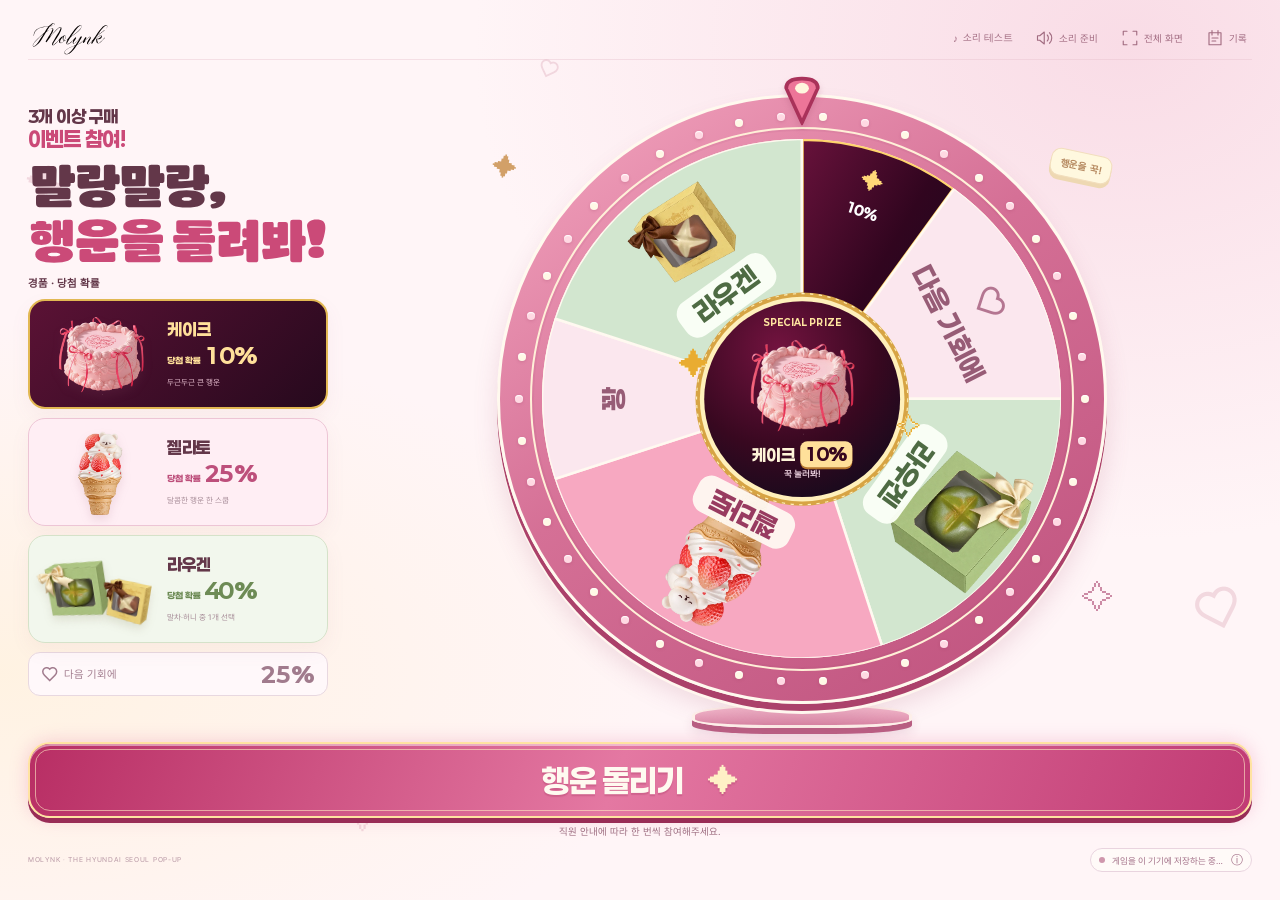
<file: roulette/index.html>
<!doctype html>
<html lang="ko">
<head>
  <meta charset="utf-8">
  <meta name="viewport" content="width=device-width,initial-scale=1,viewport-fit=cover">
  <meta name="theme-color" content="#fff5f7">
  <meta name="apple-mobile-web-app-capable" content="yes">
  <meta name="apple-mobile-web-app-status-bar-style" content="default">
  <meta name="apple-mobile-web-app-title" content="몰링크 돌림판">
  <meta name="robots" content="noindex,nofollow">
  <title>말랑말랑 행운 돌림판 · MOLYNK</title>
  <meta name="description" content="몰링크 팝업의 말랑말랑 행운 돌림판. 케이크, 젤라토, 말차·허니 라우겐의 행운을 만나보세요.">
  <meta property="og:title" content="몰링크 · 말랑말랑 행운 돌림판">
  <meta property="og:description" content="한 번 돌려봐요. 몰링크의 행운 선물이 기다려요.">
  <meta property="og:image" content="https://studioduggubi.github.io/molynk/campaign.webp">
  <link rel="icon" href="assets/logo.svg" type="image/svg+xml">
  <link rel="apple-touch-icon" href="assets/apple-touch-icon.png">
  <link rel="manifest" href="manifest.webmanifest?v=20261026-r16">
  <link rel="stylesheet" href="styles.css?v=20261026-r16">
  <script src="core.js?v=20261026-r16" defer></script>
  <script src="app.js?v=20261026-r16" defer></script>
  <script src="offline.js?v=20261026-r16" defer></script>
</head>
<body>
  <a class="skip-link" href="#spin-button">돌림판 시작 버튼으로 이동</a>
  <div class="background-decoration" aria-hidden="true"><span class="doodle d1">✦</span><span class="doodle d2">♡</span><span class="doodle d3">✧</span><span class="doodle d4">♡</span></div>
  <header class="site-header">
    <a class="logo" href="./" aria-label="몰링크 돌림판 처음으로"><img src="assets/logo.svg" alt="MOLYNK" width="120" height="55"></a>

    <div class="header-tools">
      <button class="icon-button" id="sound-test-button" type="button" aria-label="추첨 없이 축하 효과음 테스트"><b aria-hidden="true">♪</b><span>소리 테스트</span></button>
      <button class="icon-button" id="sound-button" type="button" aria-label="효과음 끄기" aria-pressed="true"><svg viewBox="0 0 24 24" aria-hidden="true"><path d="M11 4 5 9H2v6h3l6 5V4Zm4 4c2 2 2 6 0 8m3-11c4 4 4 10 0 14"/></svg><span>소리</span></button>
      <button class="icon-button" id="fullscreen-button" type="button" aria-label="전체 화면" hidden><svg viewBox="0 0 24 24" aria-hidden="true"><path d="M8 3H3v5m13-5h5v5M3 16v5h5m13-5v5h-5"/></svg><span>전체 화면</span></button>
      <button class="icon-button" id="history-button" type="button" aria-label="이 기기의 진행 기록 보기"><svg viewBox="0 0 24 24" aria-hidden="true"><path d="M4 5h16v16H4zM8 2v6m8-6v6M8 12h8m-8 4h5"/></svg><span>기록</span></button>
    </div>
  </header>

  <main class="game-layout">
    <section class="intro" aria-labelledby="page-title">
      <p class="entry-callout"><span>3개 이상 구매</span><strong>이벤트 참여!</strong></p>
      <h1 class="title-art" id="page-title"><img src="assets/title.svg" alt="말랑말랑, 행운을 돌려봐!" width="790" height="274"></h1>
      <section class="prize-shelf" aria-label="경품과 실제 당첨 확률">
        <div class="prize-shelf-heading"><span>경품 · 당첨 확률</span></div>
        <div class="prize-cards">
          <article class="prize-card cake-card"><img src="assets/cake.webp" width="220" height="220" alt="분홍 리본 케이크 말랑이"><div class="prize-copy"><h2>케이크</h2><strong class="prize-tag"><span>당첨 확률</span><b id="cake-probability">10%</b></strong><p>두근두근 큰 행운</p></div></article>
          <article class="prize-card gelato-card"><img src="assets/gelato.webp" width="220" height="220" alt="딸기 젤라토 말랑이"><div class="prize-copy"><h2>젤라토</h2><strong class="prize-tag"><span>당첨 확률</span><b id="gelato-probability">25%</b></strong><p>달콤한 행운 한 스쿱</p></div></article>
          <article class="prize-card laugen-card"><div class="laugen-pair"><img src="assets/matcha-laugen.webp" width="180" height="100" alt="말차 라우겐"><img src="assets/honey-laugen.webp" width="180" height="100" alt="허니 라우겐"></div><div class="prize-copy"><h2>라우겐</h2><strong class="prize-tag"><span>당첨 확률</span><b id="laugen-probability">40%</b></strong><p>말차·허니 중 1개 선택</p></div></article>
        </div>
        <div class="again-summary"><span><i aria-hidden="true">♡</i> 다음 기회에</span><b id="again-probability">25%</b></div>
        <p class="again-note">말랑한 행운을 만나보세요.</p>
      </section>
    </section>

    <section class="play-area" aria-label="행운 돌림판 게임">
      <div class="wheel-caption jackpot-caption"><span aria-hidden="true">✦</span> 케이크를 잡아라! <b>당첨 확률 <span id="cake-caption-probability">10%</span></b><span aria-hidden="true">✦</span></div>
      <div class="wheel-viewport"><div class="wheel-stage">
        <div class="floating-label" aria-hidden="true">행운을 꾹!</div>
        <div class="wheel-shell">
          <div class="wheel-lights" id="wheel-lights" aria-hidden="true"></div>
          <div class="wheel-disc" id="wheel-disc"><svg id="wheel-svg" viewBox="0 0 520 520" aria-hidden="true"></svg></div>
          <button class="wheel-center jackpot-center" id="center-button" type="button" aria-label="행운 돌림판 돌리기"><svg class="jackpot-backplate" viewBox="0 0 200 200" aria-hidden="true"><defs><radialGradient id="jackpot-disc-fill" cx="38%" cy="24%" r="78%"><stop stop-color="#72133f"/><stop offset=".65" stop-color="#380820"/><stop offset="1" stop-color="#1b0a1d"/></radialGradient></defs><circle cx="100" cy="100" r="98" fill="#d7a444"/><circle cx="100" cy="100" r="94" fill="#fff0bb"/><circle cx="100" cy="100" r="90" fill="url(#jackpot-disc-fill)"/><circle cx="100" cy="100" r="97" fill="none" stroke="#fff1bb" stroke-width="1" stroke-dasharray="3 5"/></svg><b class="jackpot-kicker">SPECIAL PRIZE</b><img src="assets/cake.webp" alt="케이크 경품" width="180" height="180"><b class="center-prize">케이크 <em id="center-probability">10%</em></b><span id="center-label">꾹 눌러봐!</span><i class="jackpot-spark js1" aria-hidden="true">✦</i><i class="jackpot-spark js2" aria-hidden="true">✧</i></button>
        </div>
        <div class="pointer" aria-hidden="true"><svg viewBox="0 0 56 72"><path d="M5 18Q5 3 28 3t23 15L30 64q-2 5-4 0Z" fill="#a9325a"/><path d="M10 18Q10 8 28 8t18 10L28 57Z" fill="#ed7598"/><ellipse cx="28" cy="18" rx="9" ry="7" fill="#fff6de"/></svg></div>
        <div class="wheel-base" aria-hidden="true"><span></span><i></i></div>
        <span class="stage-spark s1" aria-hidden="true">✦</span><span class="stage-spark s2" aria-hidden="true">✧</span>
      </div></div>

      <noscript><p class="noscript-note">돌림판을 사용하려면 브라우저에서 JavaScript를 켜주세요.</p></noscript>
    </section>
  </main>

      <div class="play-controls event-controls"><button class="spin-button" id="spin-button" type="button"><span id="spin-label">행운 돌리기</span><span class="button-spark" aria-hidden="true">✦</span></button>
      <p class="play-status" id="play-status" role="status" aria-live="polite">직원 안내에 따라 한 번씩 참여해주세요.</p>
      <p class="play-help">화살표가 가리키는 칸에서 행운이 결정돼요.</p></div>

  <footer class="site-footer"><span>MOLYNK · THE HYUNDAI SEOUL POP-UP</span><span>말랑한 행운을 함께해요 ♡</span></footer>
  <div class="offline-banner offline-footer"><button type="button" class="offline-status" id="offline-status" aria-label="오프라인 준비 상태와 아이패드·비행기 모드 안내"><i aria-hidden="true"></i><span id="offline-status-text">오프라인 준비 확인 중…</span><span class="offline-info" aria-hidden="true">ⓘ</span></button><span class="offline-footer-caption">아이패드 설치 · 비행기 모드 안내</span></div>

  <dialog class="result-dialog" id="result-dialog" aria-labelledby="result-title" aria-describedby="result-description result-probability">
    <div class="confetti-layer" id="confetti-layer" aria-hidden="true"></div>
    <div class="result-topline"><img src="assets/logo.svg" alt="MOLYNK" width="90" height="42"><span id="result-badge">LUCKY YOU!</span></div>
    <div class="result-art" id="result-art"><span class="result-halo" aria-hidden="true"></span><img id="result-image" alt=""><img id="result-image-alt" alt="" hidden><span class="result-heart" id="result-heart" aria-hidden="true" hidden>♡</span><i class="result-spark rs1" aria-hidden="true">✦</i><i class="result-spark rs2" aria-hidden="true">✧</i></div>
    <h2 id="result-title"></h2><p id="result-description"></p><p class="result-probability" id="result-probability"></p>
    <div class="claim-note" id="claim-note">화면을 현장 직원에게 보여주세요.<br>직원 확인 후 경품을 받아가세요.</div>
    <div class="result-round" id="result-round"></div>
    <button class="next-button" id="next-button" type="button">확인 · 다음 참여자 <span aria-hidden="true">→</span></button>
    <p class="operator-note">직원 확인 후 눌러주세요.</p>
  </dialog>

  <dialog class="history-dialog" id="history-dialog" aria-labelledby="history-title">
    <div class="history-heading"><div><span class="eyebrow">STAFF DESK</span><h2 id="history-title">진행 기록</h2></div><button class="close-button" id="history-close" type="button" aria-label="진행 기록 닫기">×</button></div>
    <p class="history-description">이 기기에서 진행한 추첨 기록이에요.<br>다른 기기의 기록과 합산되지 않아요.</p>
    <div class="history-totals" id="history-totals"></div><div class="history-summary" id="history-summary"></div>
    <div class="history-list-heading"><h3>최근 추첨</h3><button type="button" id="csv-button">기록 CSV 받기 ↓</button></div><ol class="history-list" id="history-list"></ol>
    <p class="history-footnote">기기 기록은 운영 참고용입니다. 실제 경품은 현장에서 직원 확인 후 지급해주세요.</p>
  </dialog>
  <dialog class="history-dialog offline-dialog" id="offline-dialog" aria-labelledby="offline-title">
    <div class="history-heading"><div><span class="eyebrow">READY FOR YOUR iPAD</span><h2 id="offline-title">인터넷 없이 돌려요.</h2></div><button class="close-button" id="offline-close" type="button" aria-label="오프라인 안내 닫기">×</button></div>
    <p class="offline-help-status" id="offline-help-status" role="status" aria-live="polite">게임 저장 상태를 확인하고 있어요.</p>
    <ol class="install-steps"><li><b>아이패드 Safari에서 열기</b><span>처음 한 번은 인터넷에 연결해주세요.</span></li><li><b>‘오프라인 준비 완료’ 확인</b><span>사진·게임·효과음이 인터넷 없이 작동하도록 준비돼요.</span></li><li><b>공유 → 홈 화면에 추가</b><span>몰링크 아이콘을 추가한 뒤, 그 아이콘으로 게임을 열어주세요.</span></li><li><b>비행기 모드로 한 번 확인</b><span>아이콘에서 게임이 열리고 돌림판이 돌아가면 준비 끝!</span></li></ol>
    <button type="button" class="next-button" id="offline-retry">저장 상태 다시 확인 <span aria-hidden="true">↻</span></button>
    <p class="history-footnote">진행 기록은 사용하는 앱 안에 저장돼요. 운영할 때는 홈 화면 아이콘으로 실행해주세요. 인터넷이 다시 연결되면 새 버전도 확인해요.</p>
  </dialog>
</body>
</html>
</file>
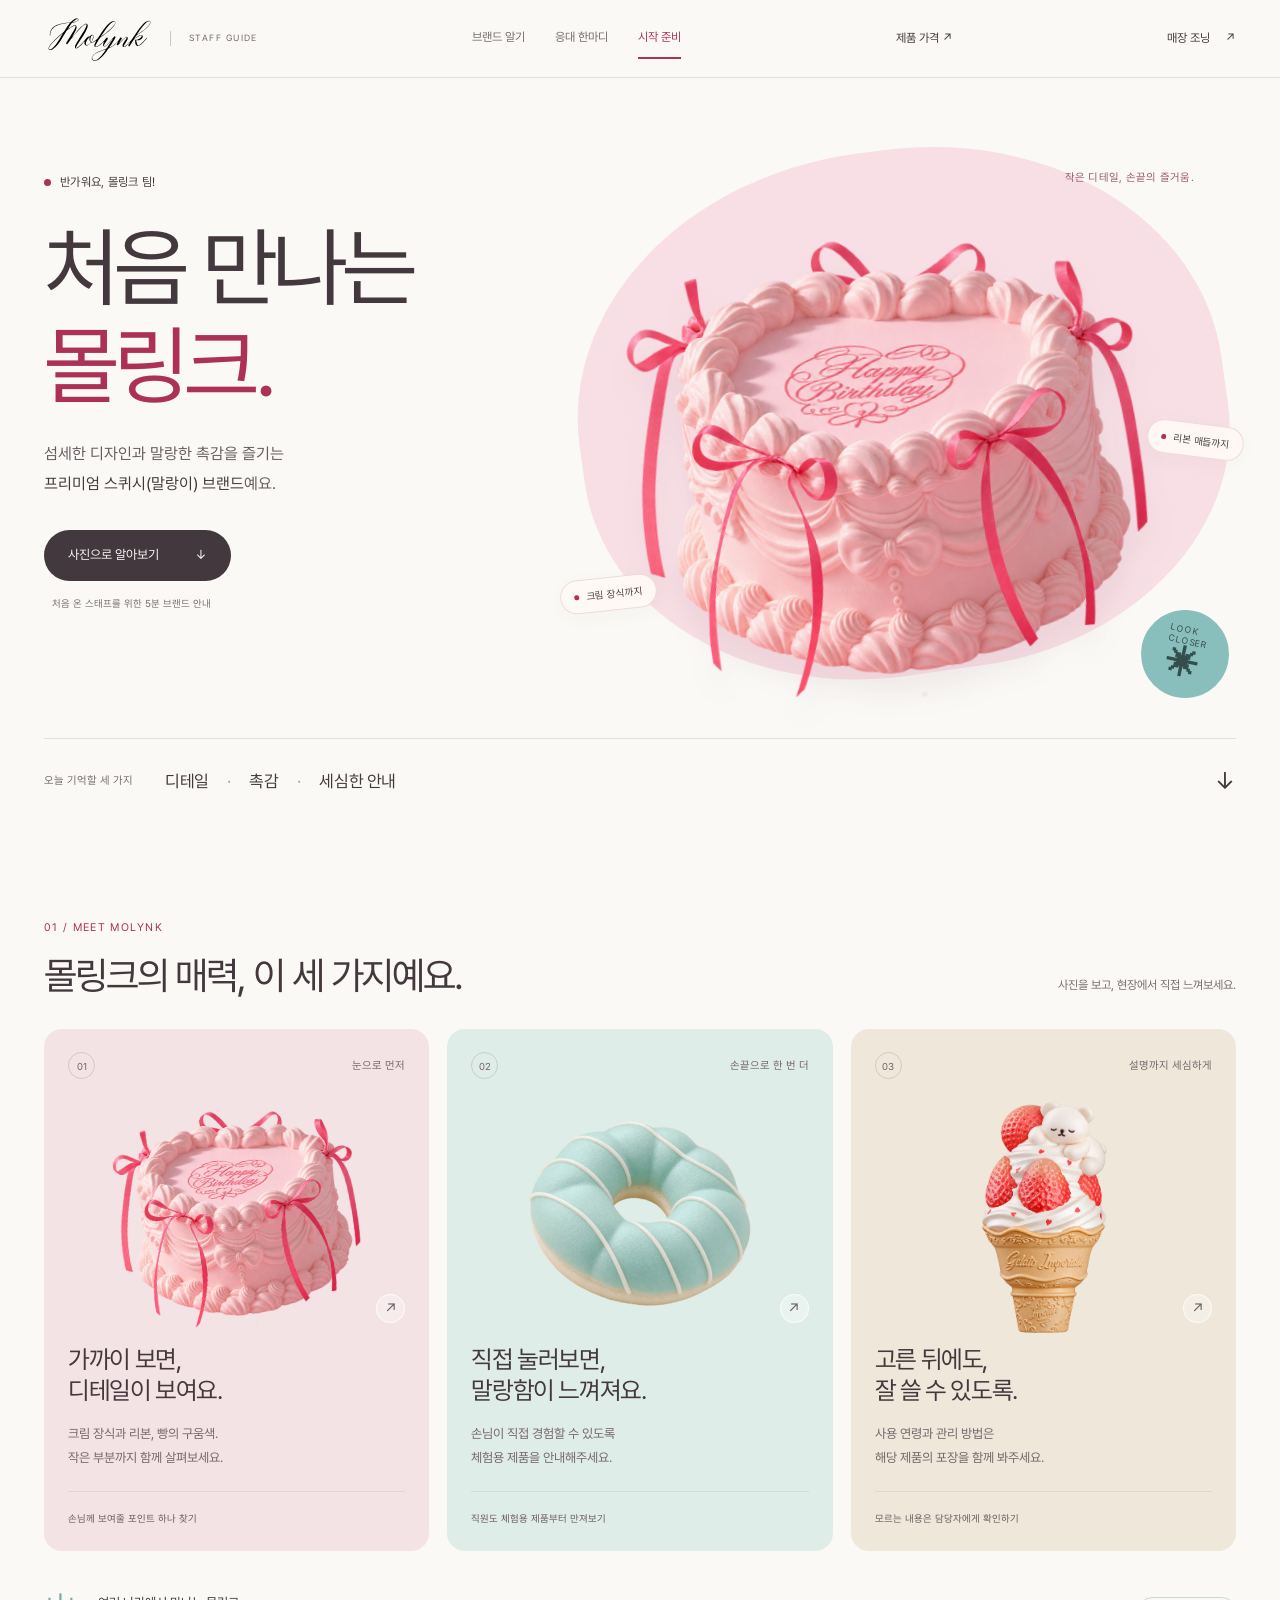
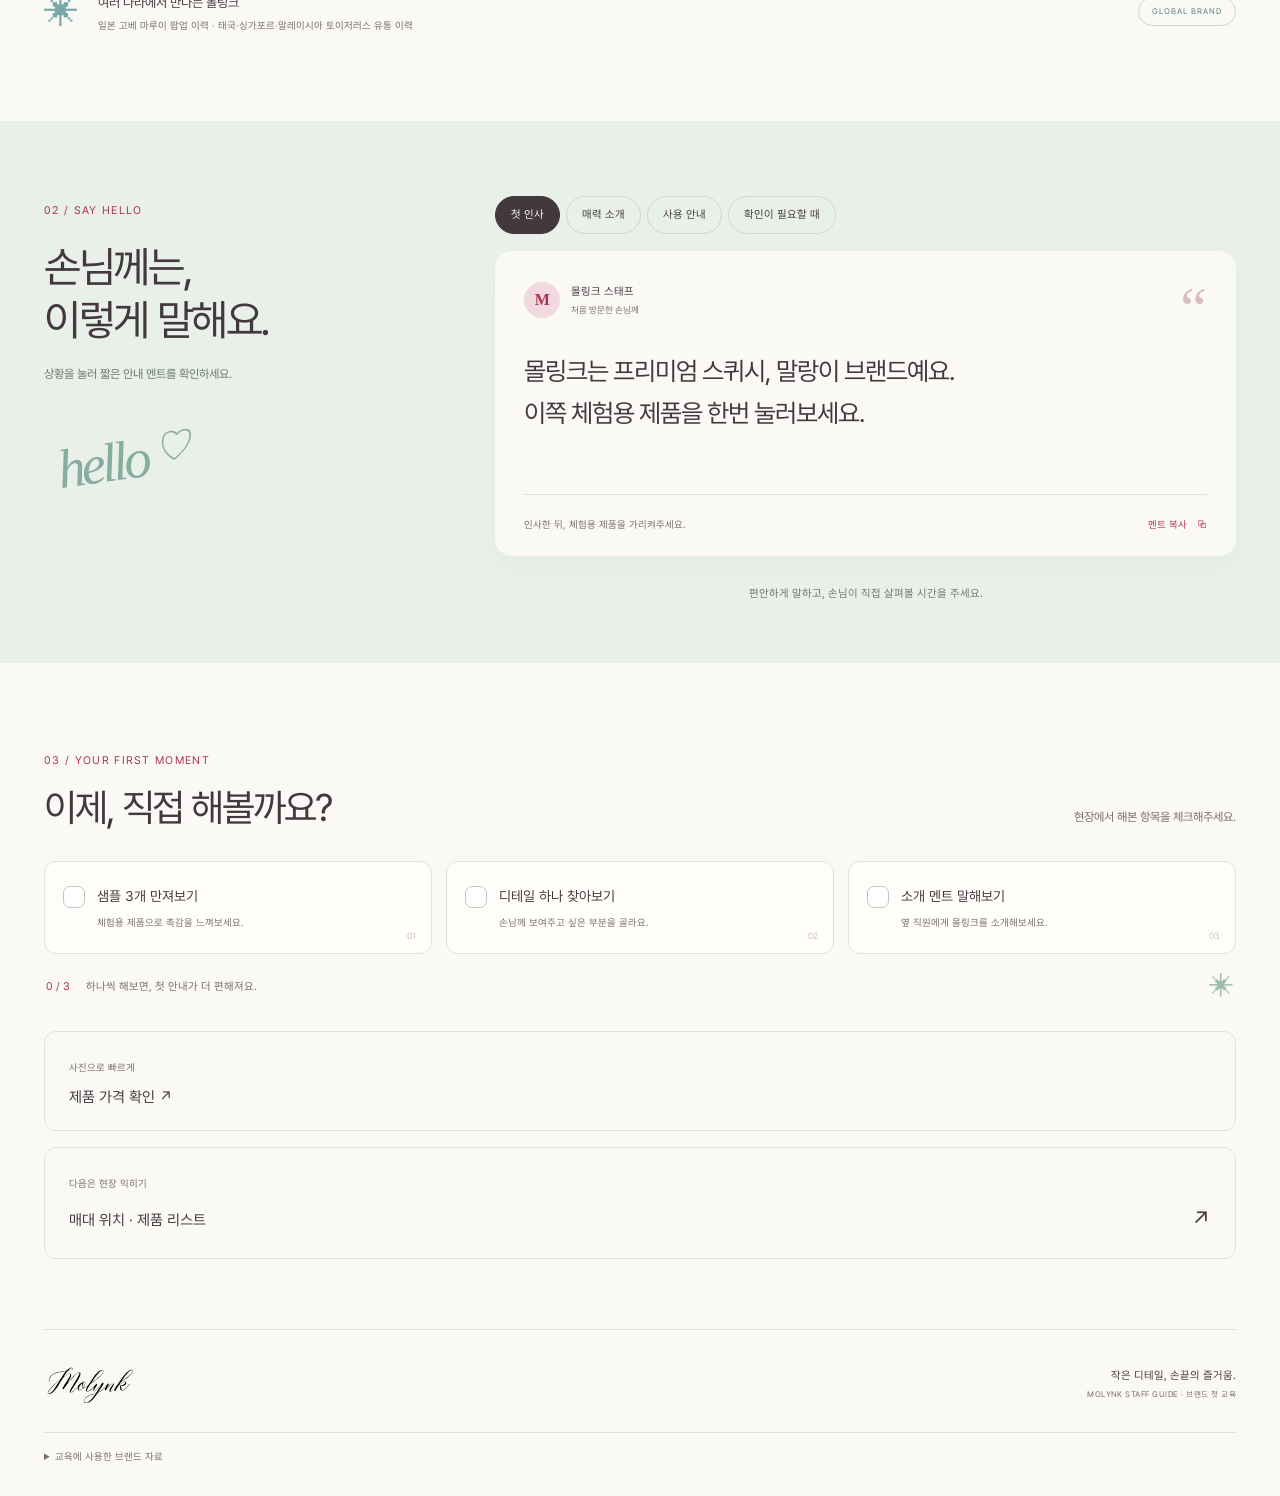
<file: staff/index.html>
<!doctype html>
<html lang="ko">
<head>
  <meta charset="utf-8">
  <meta name="viewport" content="width=device-width, initial-scale=1">
  <meta name="theme-color" content="#faf9f6">
  <meta name="description" content="사진으로 만나는 몰링크. 처음 온 스태프를 위한 짧고 쉬운 브랜드 안내와 손님 응대 연습.">
  <meta property="og:title" content="처음 만나는 몰링크 · 스태프 가이드">
  <meta property="og:description" content="디테일, 촉감, 세심한 안내. 사진과 함께 배우는 몰링크 첫 교육.">
  <meta property="og:image" content="https://studioduggubi.github.io/molynk/campaign.webp">
  <meta property="og:type" content="website">
  <meta name="robots" content="noindex, nofollow">
  <title>처음 만나는 몰링크 · 스태프 가이드</title>
  <link rel="stylesheet" href="styles.css?v=20261021-s2">
</head>
<body>
  <a class="skip-link" href="#main">본문으로 바로가기</a>
  <header class="site-header">
    <a class="brand" href="#top" aria-label="몰링크 스태프 가이드 처음으로"><img src="../logo.svg" alt="MOLYNK" width="112" height="51"><span>STAFF GUIDE</span></a>
    <nav aria-label="교육 목차"><a href="#brand">브랜드 알기</a><a href="#talk">응대 한마디</a><a href="#ready">시작 준비</a></nav>
    <a class="header-link" href="../prices/?v=20261021-p1">제품 가격 ↗</a><a class="header-link" href="../zoning/?v=20261021-s2">매장 조닝 <span aria-hidden="true">↗</span></a>
  </header>

  <main id="main">
    <section class="hero page-width" id="top" aria-labelledby="hero-title">
      <div class="hero-copy">
        <span class="eyebrow"><i aria-hidden="true"></i> 반가워요, 몰링크 팀!</span>
        <h1 id="hero-title">처음 만나는<br><em>몰링크.</em></h1>
        <p class="hero-description">섬세한 디자인과 말랑한 촉감을 즐기는<br><strong>프리미엄 스퀴시(말랑이) 브랜드</strong>예요.</p>
        <a class="button button-dark" href="#brand">사진으로 알아보기 <span aria-hidden="true">↓</span></a>
        <span class="hero-note">처음 온 스태프를 위한 5분 브랜드 안내</span>
      </div>
      <div class="hero-art">
        <div class="hero-circle" aria-hidden="true"></div>
        <span class="art-caption">작은 디테일, 손끝의 즐거움.</span>
        <img class="hero-cake" src="../product-cake.png" alt="크림 장식과 분홍 리본이 표현된 몰링크 케이크 말랑이" width="1254" height="1254" fetchpriority="high" decoding="async">
        <span class="photo-note note-ribbon"><i aria-hidden="true"></i>리본 매듭까지</span>
        <span class="photo-note note-cream"><i aria-hidden="true"></i>크림 장식까지</span>
        <div class="round-stamp" aria-hidden="true">LOOK<br>CLOSER<span>✳</span></div>
      </div>
      <div class="hero-bottom"><span>오늘 기억할 세 가지</span><p>디테일 <i>·</i> 촉감 <i>·</i> 세심한 안내</p><a href="#brand" aria-label="브랜드 교육으로 내려가기">↓</a></div>
    </section>

    <section class="brand-section page-width" id="brand" aria-labelledby="brand-title">
      <div class="section-title"><div><span class="eyebrow">01 / MEET MOLYNK</span><h2 id="brand-title">몰링크의 매력,<br class="mobile-only"> 이 세 가지예요.</h2></div><p>사진을 보고, 현장에서 직접 느껴보세요.</p></div>
      <div class="feature-grid">
        <article class="feature feature-pink">
          <div class="feature-top"><span class="feature-number">01</span><span>눈으로 먼저</span></div>
          <button class="product-photo cake-photo" type="button" data-photo="../product-cake.png" data-photo-alt="몰링크 케이크의 크림 장식과 리본" data-photo-caption="크림의 굴곡과 리본 매듭을 가까이 살펴보세요." aria-label="케이크 디테일 사진 크게 보기"><img src="../product-cake.png" alt="작은 크림 장식과 리본까지 표현한 케이크" width="1254" height="1254" loading="lazy" decoding="async"><span class="photo-expand" aria-hidden="true">↗</span></button>
          <div class="feature-copy"><h3>가까이 보면,<br>디테일이 보여요.</h3><p>크림 장식과 리본, 빵의 구움색.<br>작은 부분까지 함께 살펴보세요.</p><span class="feature-action">손님께 보여줄 포인트 하나 찾기</span></div>
        </article>
        <article class="feature feature-mint">
          <div class="feature-top"><span class="feature-number">02</span><span>손끝으로 한 번 더</span></div>
          <button class="product-photo donut-photo" type="button" data-photo="../product-donut.png" data-photo-alt="몰링크 민트색 도넛 말랑이" data-photo-caption="사진으로 모양을 보고, 체험용 제품으로 촉감을 느껴보세요." aria-label="도넛 제품 사진 크게 보기"><img src="../product-donut.png" alt="민트색 코팅과 흰 장식이 있는 도넛 말랑이" width="1374" height="1145" loading="lazy" decoding="async"><span class="photo-expand" aria-hidden="true">↗</span></button>
          <div class="feature-copy"><h3>직접 눌러보면,<br>말랑함이 느껴져요.</h3><p>손님이 직접 경험할 수 있도록<br>체험용 제품을 안내해주세요.</p><span class="feature-action">직원도 체험용 제품부터 만져보기</span></div>
        </article>
        <article class="feature feature-cream">
          <div class="feature-top"><span class="feature-number">03</span><span>설명까지 세심하게</span></div>
          <button class="product-photo gelato-photo" type="button" data-photo="../product-gelato.png" data-photo-alt="딸기와 곰 장식이 있는 몰링크 젤라또 말랑이" data-photo-caption="사용 연령과 관리 방법은 해당 제품의 포장을 함께 확인해요." aria-label="젤라또 제품 사진 크게 보기"><img src="../product-gelato.png" alt="작은 곰과 딸기 장식이 표현된 젤라또 말랑이" width="1254" height="1254" loading="lazy" decoding="async"><span class="photo-expand" aria-hidden="true">↗</span></button>
          <div class="feature-copy"><h3>고른 뒤에도,<br>잘 쓸 수 있도록.</h3><p>사용 연령과 관리 방법은<br>해당 제품의 포장을 함께 봐주세요.</p><span class="feature-action">모르는 내용은 담당자에게 확인하기</span></div>
        </article>
      </div>
      <aside class="world-note" aria-label="몰링크 해외 활동"><span class="world-symbol" aria-hidden="true">✳</span><div><strong>여러 나라에서 만나는 몰링크</strong><p>일본 고베 마루이 팝업 이력 · 태국·싱가포르·말레이시아 토이저러스 유통 이력</p></div><span class="world-tag">GLOBAL BRAND</span></aside>
    </section>

    <section class="talk-section" id="talk" aria-labelledby="talk-title">
      <div class="talk-inner page-width">
        <div class="talk-intro"><span class="eyebrow">02 / SAY HELLO</span><h2 id="talk-title">손님께는,<br>이렇게 말해요.</h2><p>상황을 눌러 짧은 안내 멘트를 확인하세요.</p><div class="talk-decoration" aria-hidden="true">hello<span>♡</span></div></div>
        <div class="conversation">
          <div class="script-tabs" role="group" aria-label="안내 상황 선택"><button type="button" data-script="hello" aria-pressed="true">첫 인사</button><button type="button" data-script="detail" aria-pressed="false">매력 소개</button><button type="button" data-script="care" aria-pressed="false">사용 안내</button><button type="button" data-script="check" aria-pressed="false">확인이 필요할 때</button></div>
          <div class="speech-card"><div class="speaker"><span aria-hidden="true">M</span><p>몰링크 스태프<small id="script-situation">처음 방문한 손님께</small></p><span class="quote-mark" aria-hidden="true">“</span></div><blockquote id="script-text" aria-live="polite">몰링크는 프리미엄 스퀴시, 말랑이 브랜드예요.<br>이쪽 체험용 제품을 한번 눌러보세요.</blockquote><div class="speech-bottom"><span id="script-tip">인사한 뒤, 체험용 제품을 가리켜주세요.</span><button type="button" id="copy-script">멘트 복사 <span aria-hidden="true">⧉</span></button></div></div>
          <p class="copy-status" id="copy-status" role="status"></p>
          <p class="conversation-note">편안하게 말하고, 손님이 직접 살펴볼 시간을 주세요.</p>
        </div>
      </div>
    </section>

    <section class="ready-section page-width" id="ready" aria-labelledby="ready-title">
      <div class="section-title"><div><span class="eyebrow">03 / YOUR FIRST MOMENT</span><h2 id="ready-title">이제, 직접 해볼까요?</h2></div><p>현장에서 해본 항목을 체크해주세요.</p></div>
      <div class="ready-grid">
        <label class="ready-item"><input type="checkbox" name="practice" value="touch"><span class="custom-check" aria-hidden="true"></span><span class="ready-copy"><b>샘플 3개 만져보기</b><small>체험용 제품으로 촉감을 느껴보세요.</small></span><span class="ready-number" aria-hidden="true">01</span></label>
        <label class="ready-item"><input type="checkbox" name="practice" value="detail"><span class="custom-check" aria-hidden="true"></span><span class="ready-copy"><b>디테일 하나 찾아보기</b><small>손님께 보여주고 싶은 부분을 골라요.</small></span><span class="ready-number" aria-hidden="true">02</span></label>
        <label class="ready-item"><input type="checkbox" name="practice" value="hello"><span class="custom-check" aria-hidden="true"></span><span class="ready-copy"><b>소개 멘트 말해보기</b><small>옆 직원에게 몰링크를 소개해보세요.</small></span><span class="ready-number" aria-hidden="true">03</span></label>
      </div>
      <div class="ready-status" aria-live="polite"><span id="practice-count">0 / 3</span><p id="practice-message">하나씩 해보면, 첫 안내가 더 편해져요.</p><span class="ready-flower" aria-hidden="true">✳</span></div>
      <div class="next-links"><a class="next-link" href="../prices/?v=20261021-p1"><span>사진으로 빠르게</span><strong>제품 가격 확인 ↗</strong></a><a class="next-link" href="../zoning/?v=20261021-s2#product-zoning"><span>다음은 현장 익히기</span><strong>매대 위치 · 제품 리스트 <i aria-hidden="true">↗</i></strong></a></div>
    </section>
  </main>

  <footer class="page-width"><div class="footer-top"><a class="brand" href="#top" aria-label="가이드 처음으로"><img src="../logo.svg" alt="MOLYNK" width="112" height="51"></a><p>작은 디테일, 손끝의 즐거움.<br><span>MOLYNK STAFF GUIDE · 브랜드 첫 교육</span></p></div><details class="sources"><summary>교육에 사용한 브랜드 자료</summary><p>기존 브랜드 레터와 제품 이미지를 바탕으로 구성했습니다. 해외 활동은 제공 자료에 담긴 이력 기준입니다. 사용 연령·관리 방법·안전정보는 해당 제품의 국내 표시사항을 확인해주세요.</p><div><a href="https://drive.google.com/file/d/1OyiIX_d4DkIdPYqDPg1DL5HtX7l1juiH/view" target="_blank" rel="noopener">디테일로 완성한 프리미엄 ↗</a><a href="https://drive.google.com/file/d/1SC5ZIjKqHL43zLuTRQHiOhiGjrbkVfLn/view" target="_blank" rel="noopener">해외 활동 자료 ↗</a><a href="https://drive.google.com/file/d/1TfEuxJmFjXJ_-LcGYOZ81bsDkRS7sje9/view" target="_blank" rel="noopener">브랜드 신뢰 설명문 ↗</a></div></details></footer>

  <dialog id="photo-dialog" aria-labelledby="photo-caption"><button type="button" class="dialog-close" id="close-photo" aria-label="사진 닫기">닫기 <span aria-hidden="true">×</span></button><img id="dialog-photo" alt="" width="1254" height="1254"><p id="photo-caption"></p></dialog>
  <script src="app.js?v=20261021-s2" defer></script>
</body>
</html>
</file>
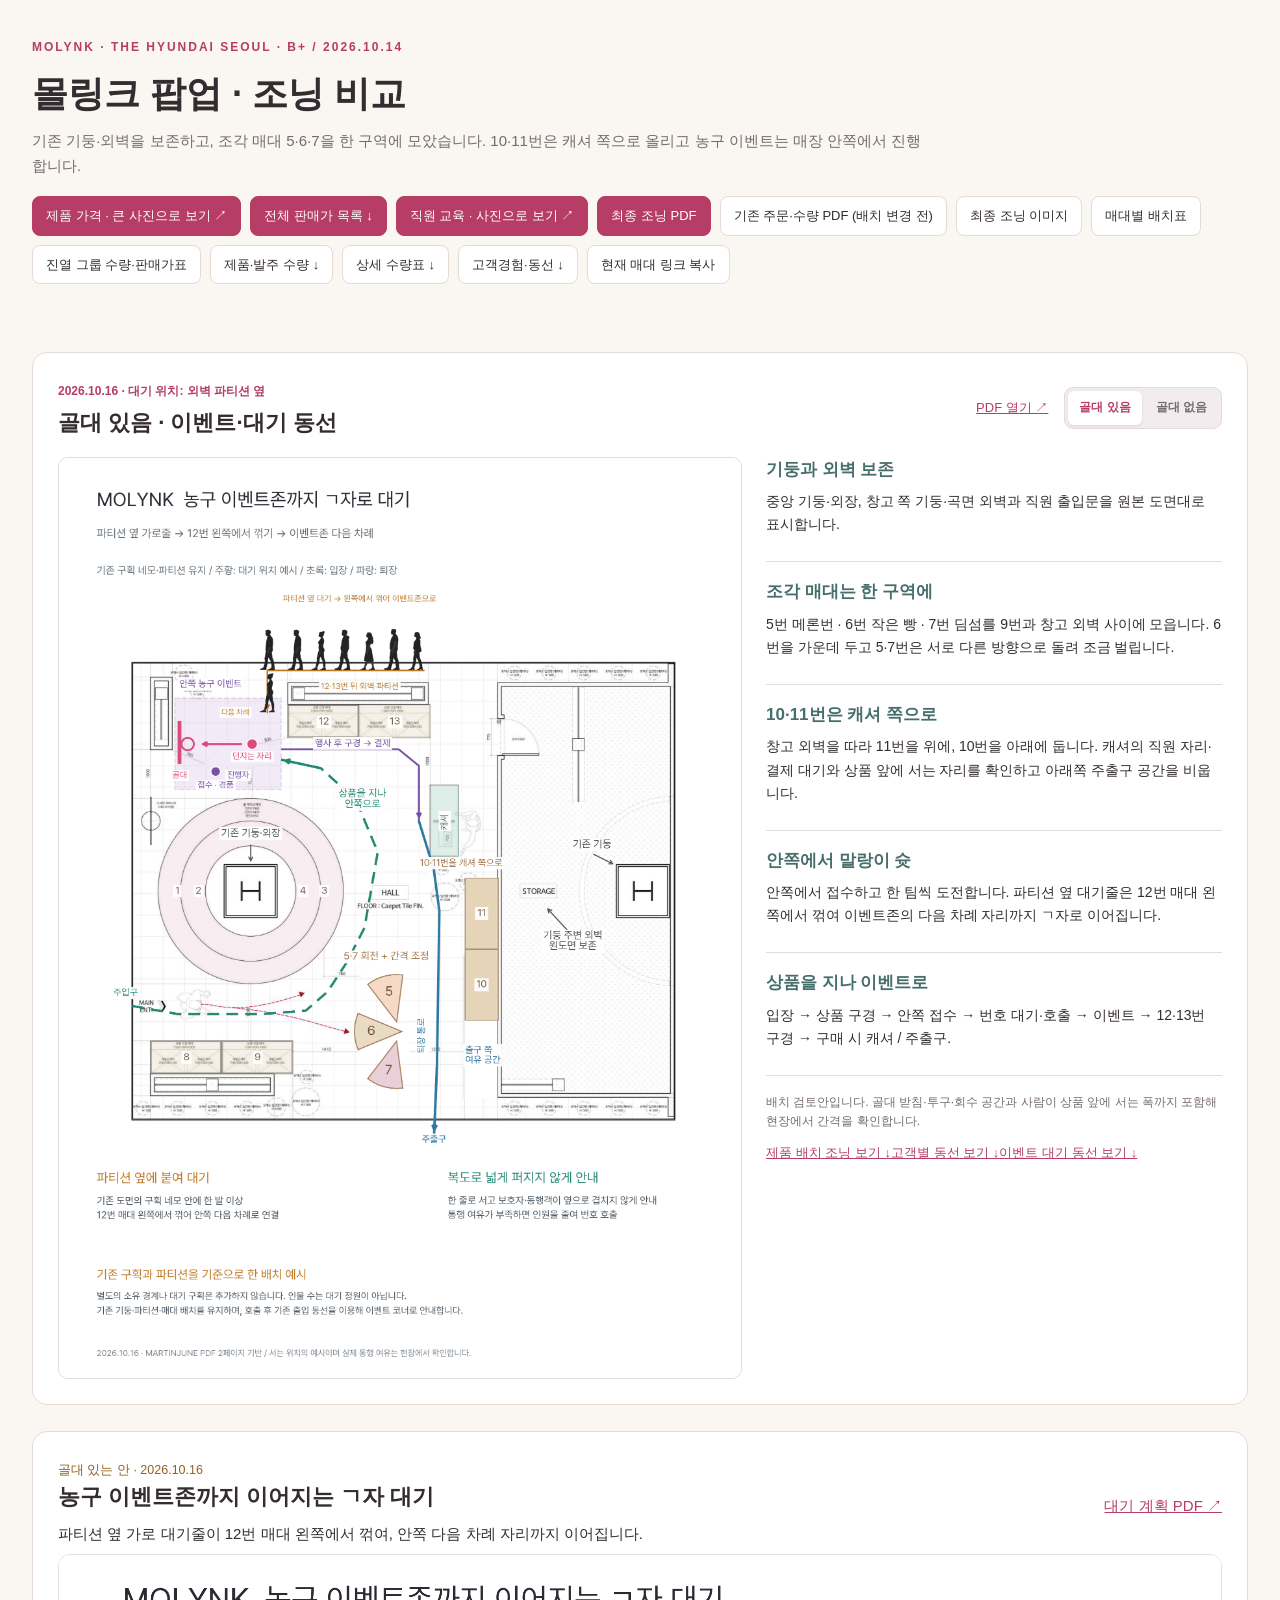
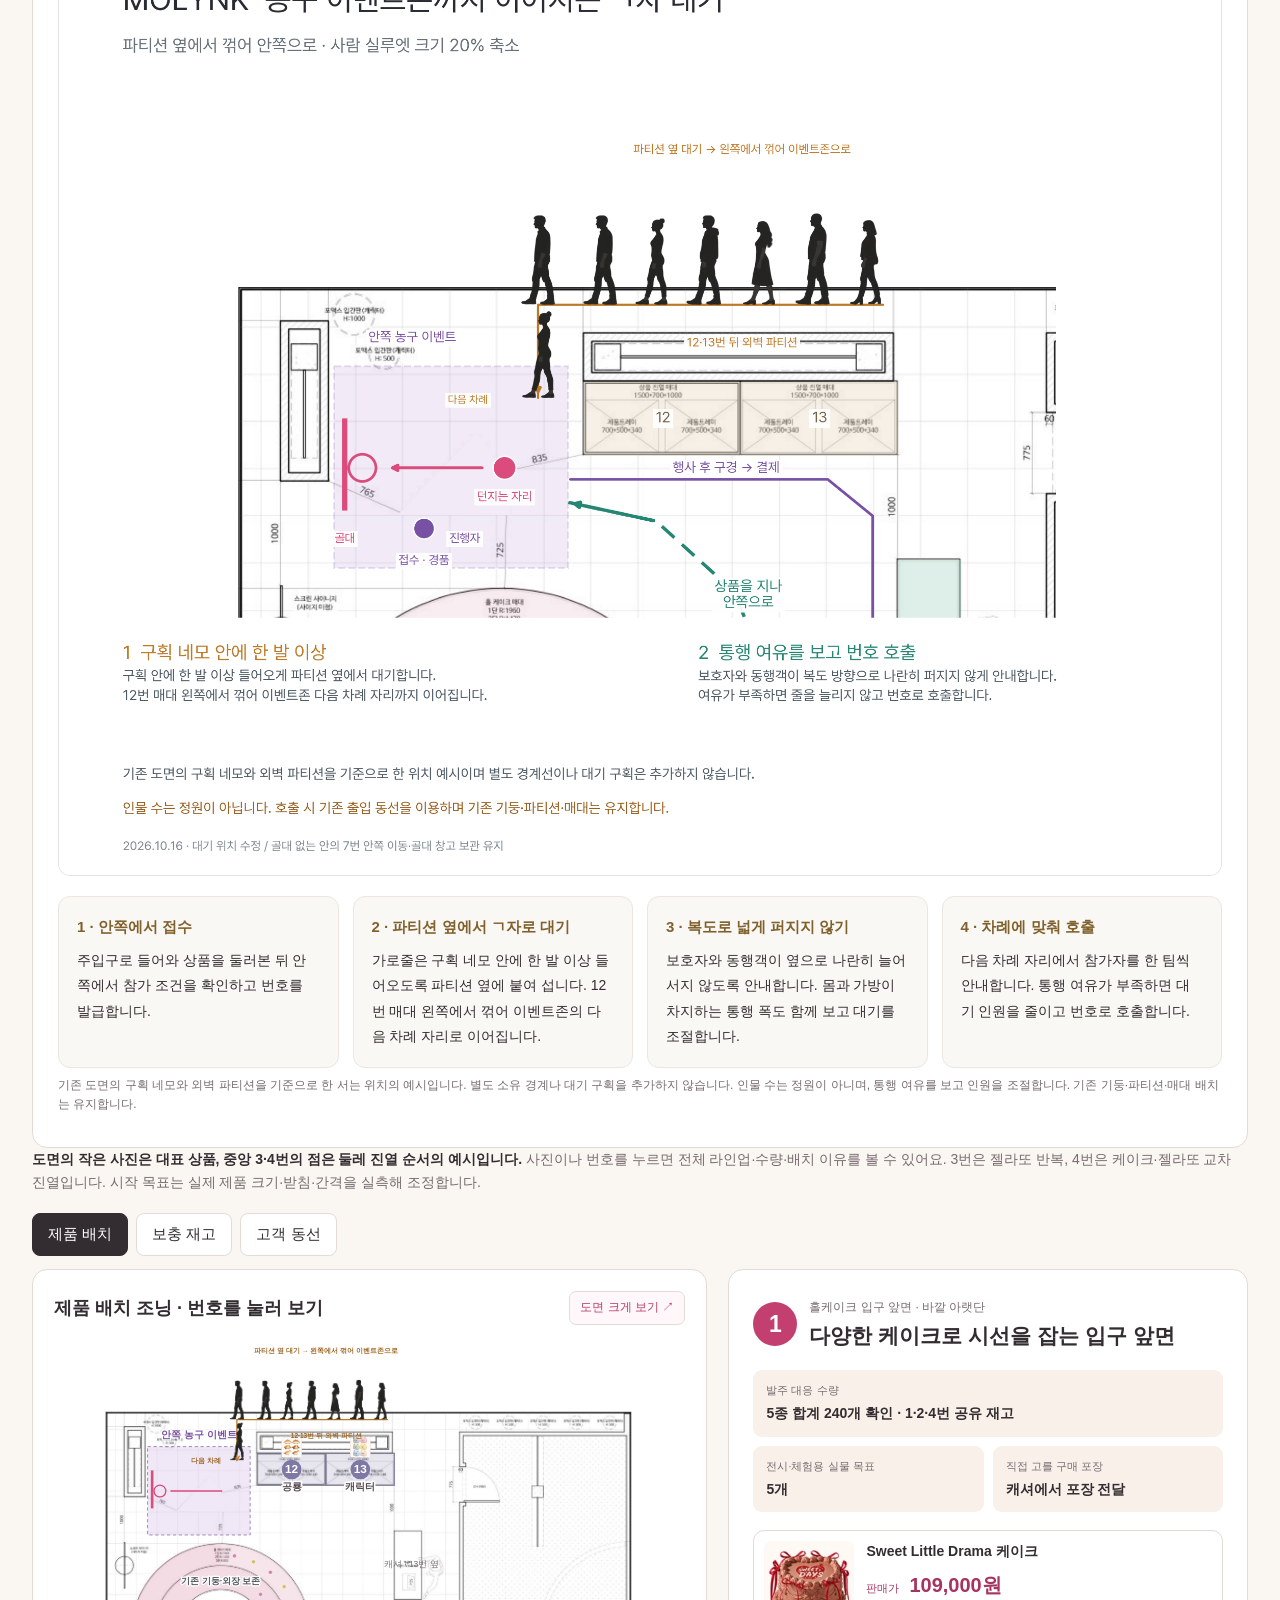
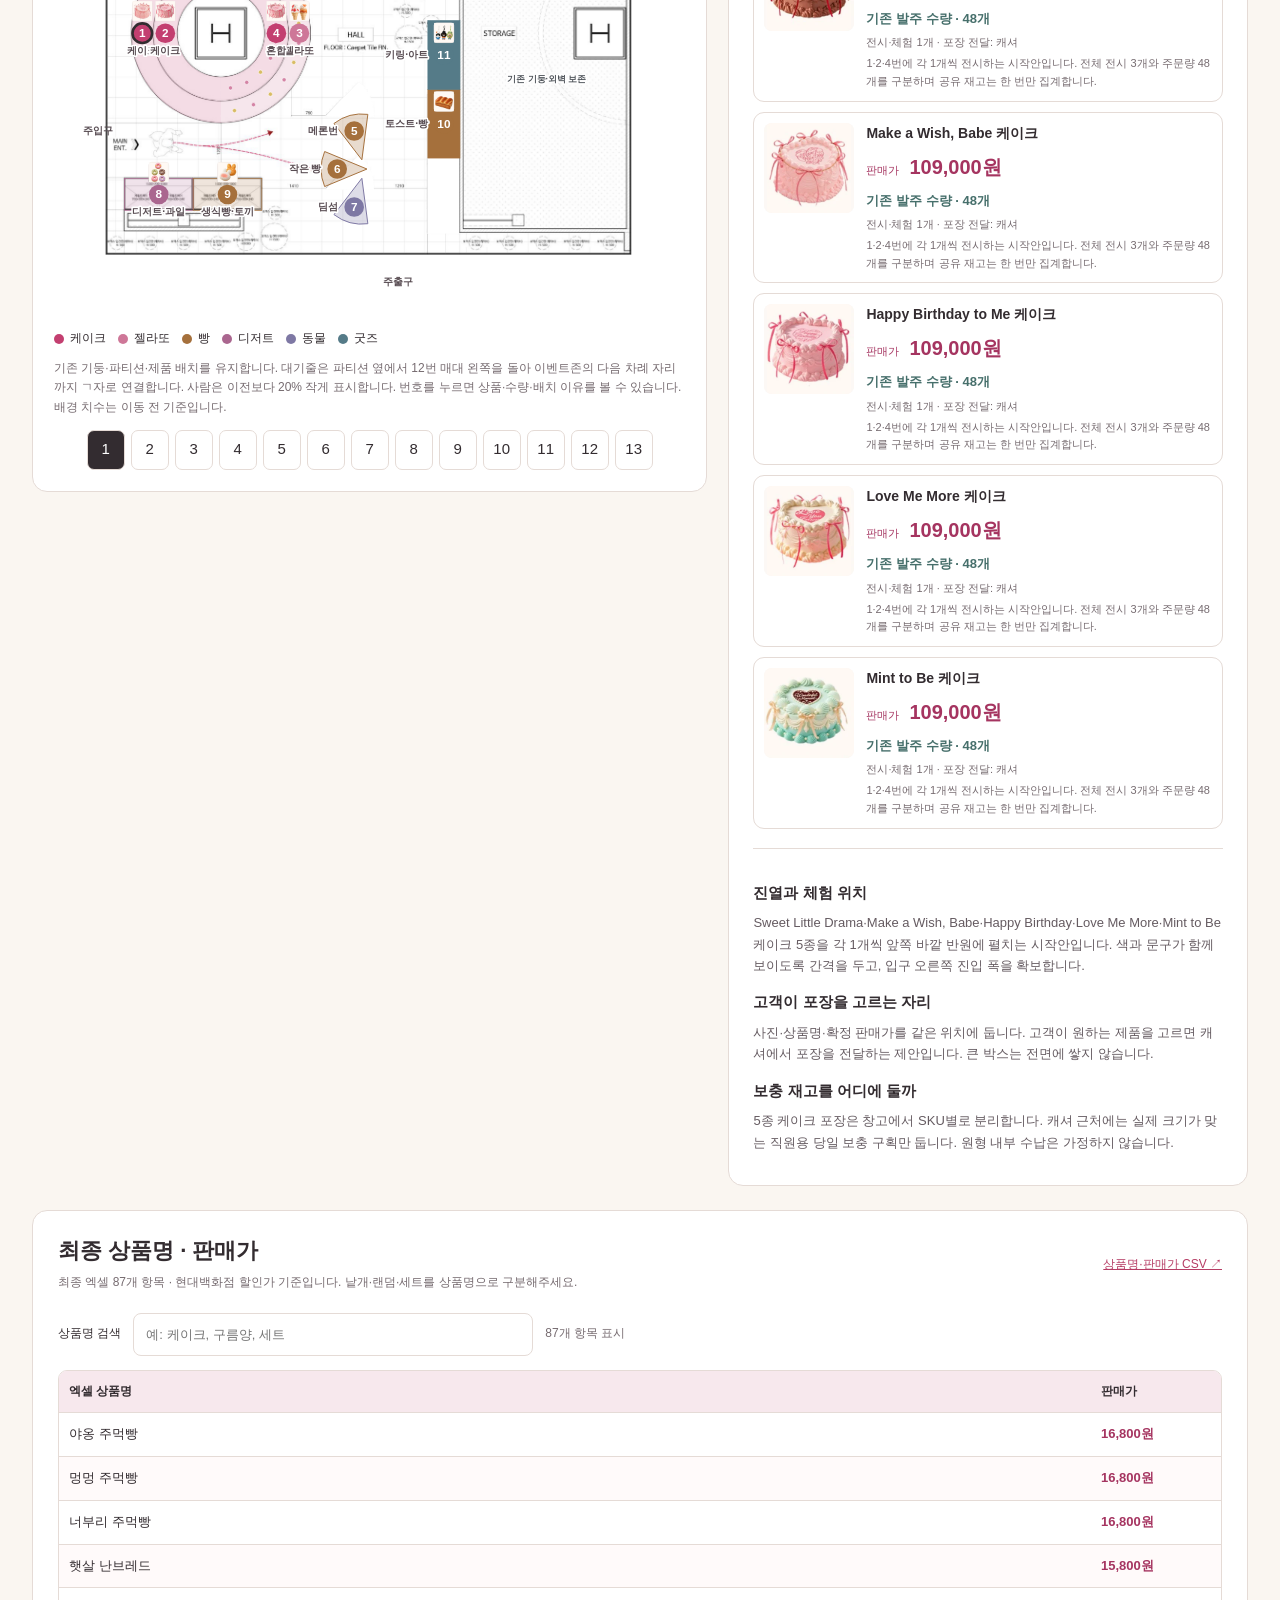
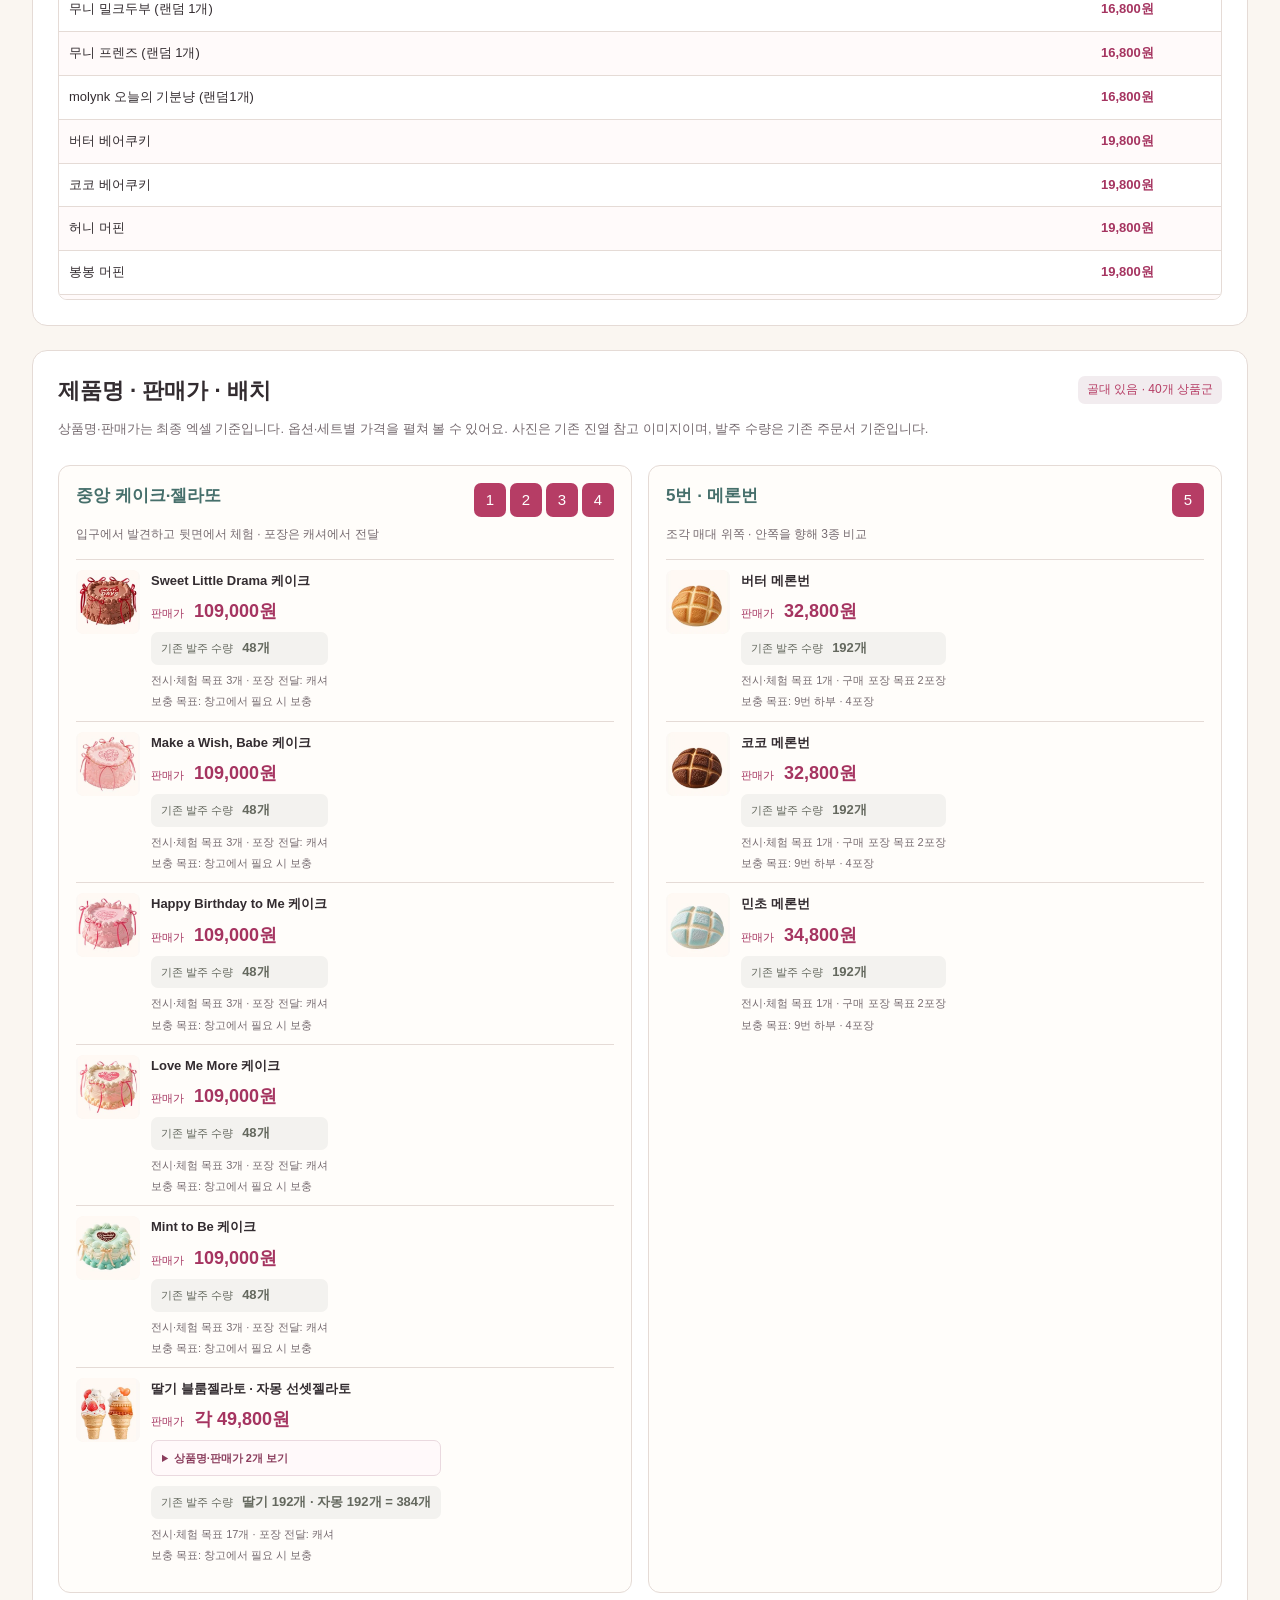
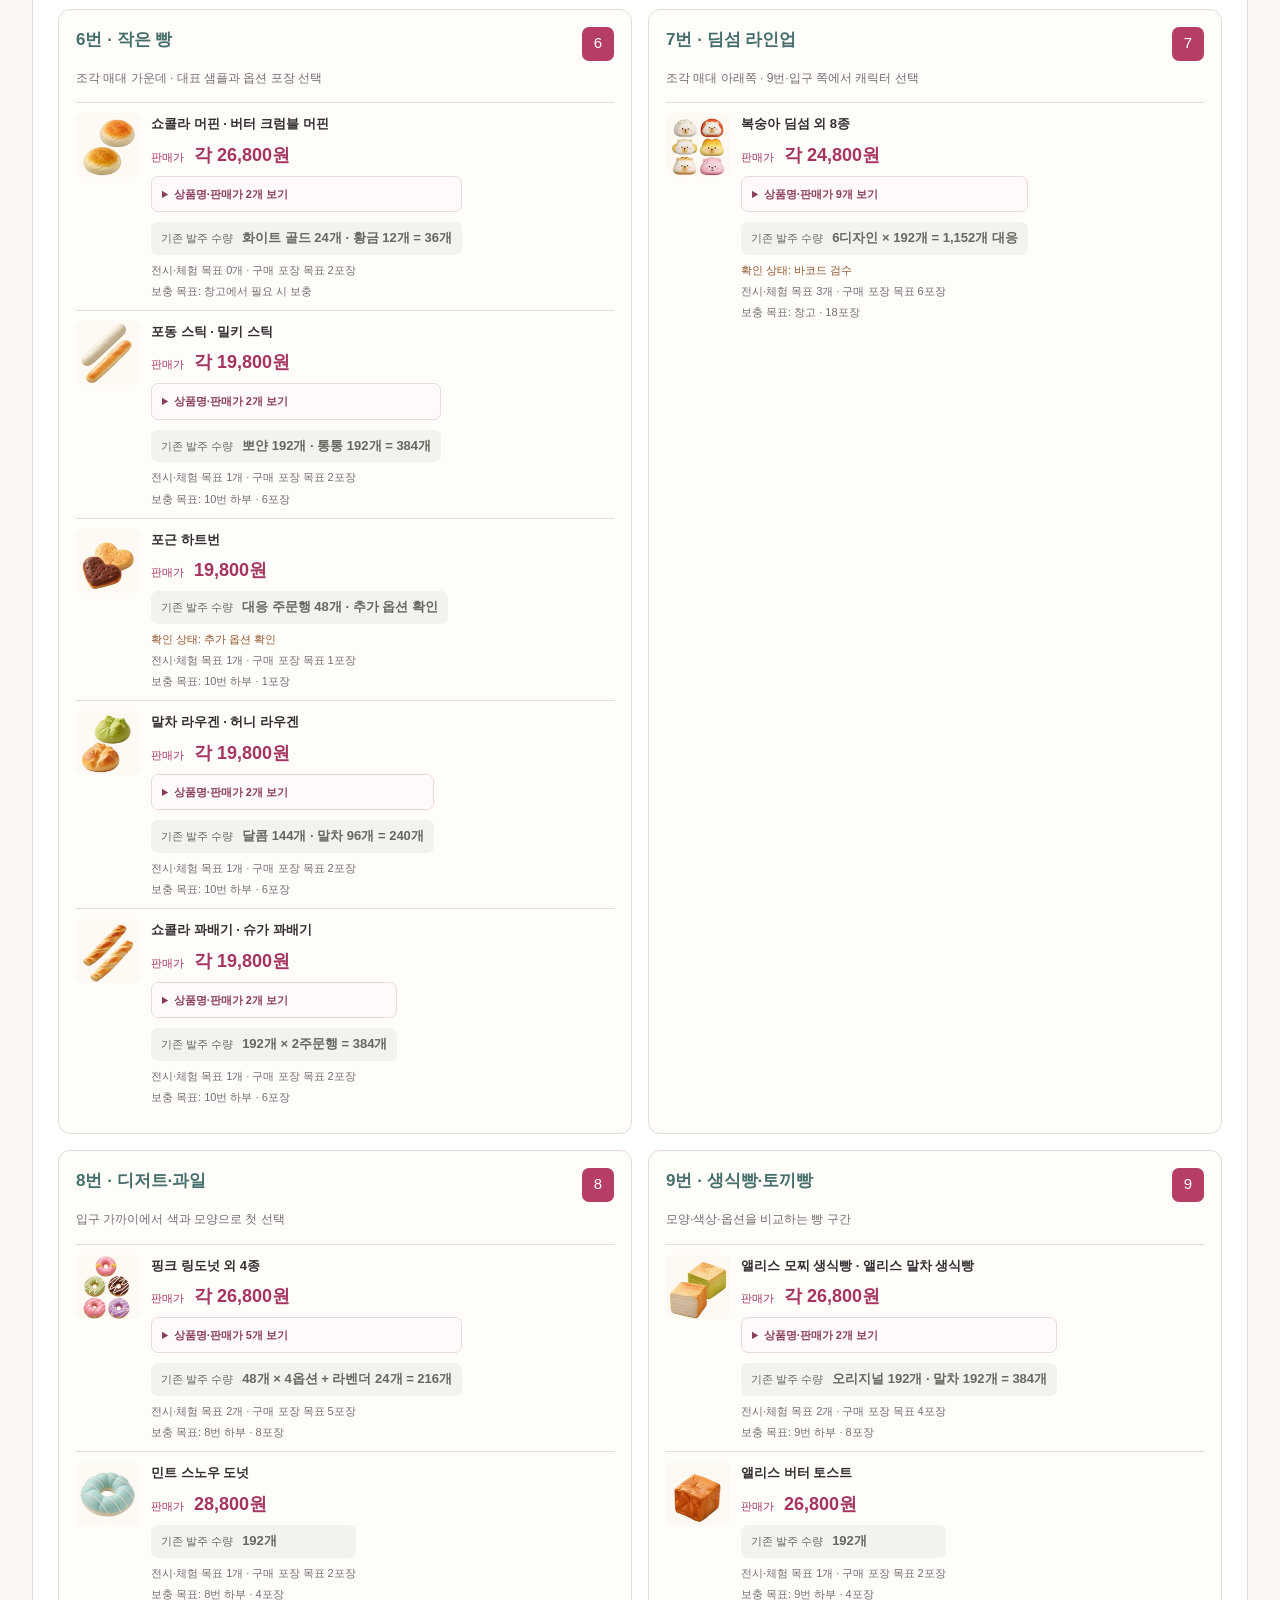
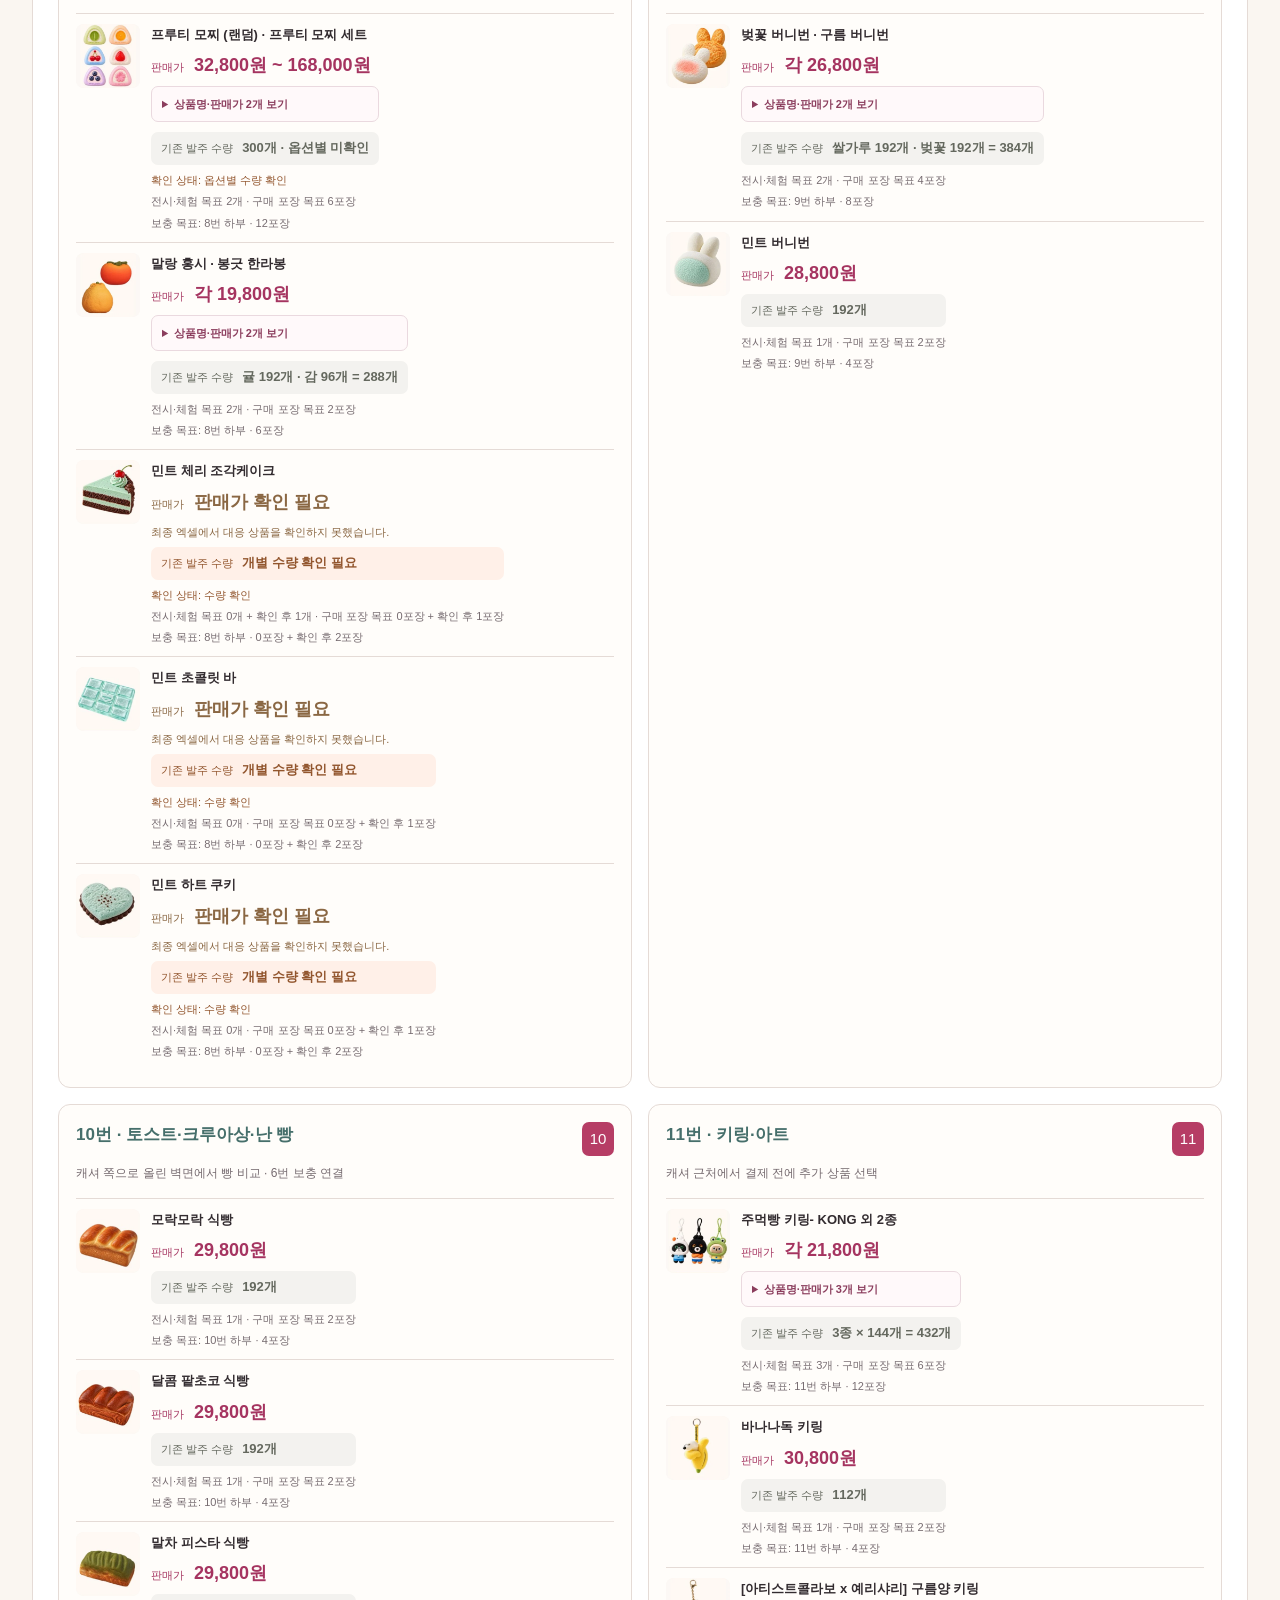
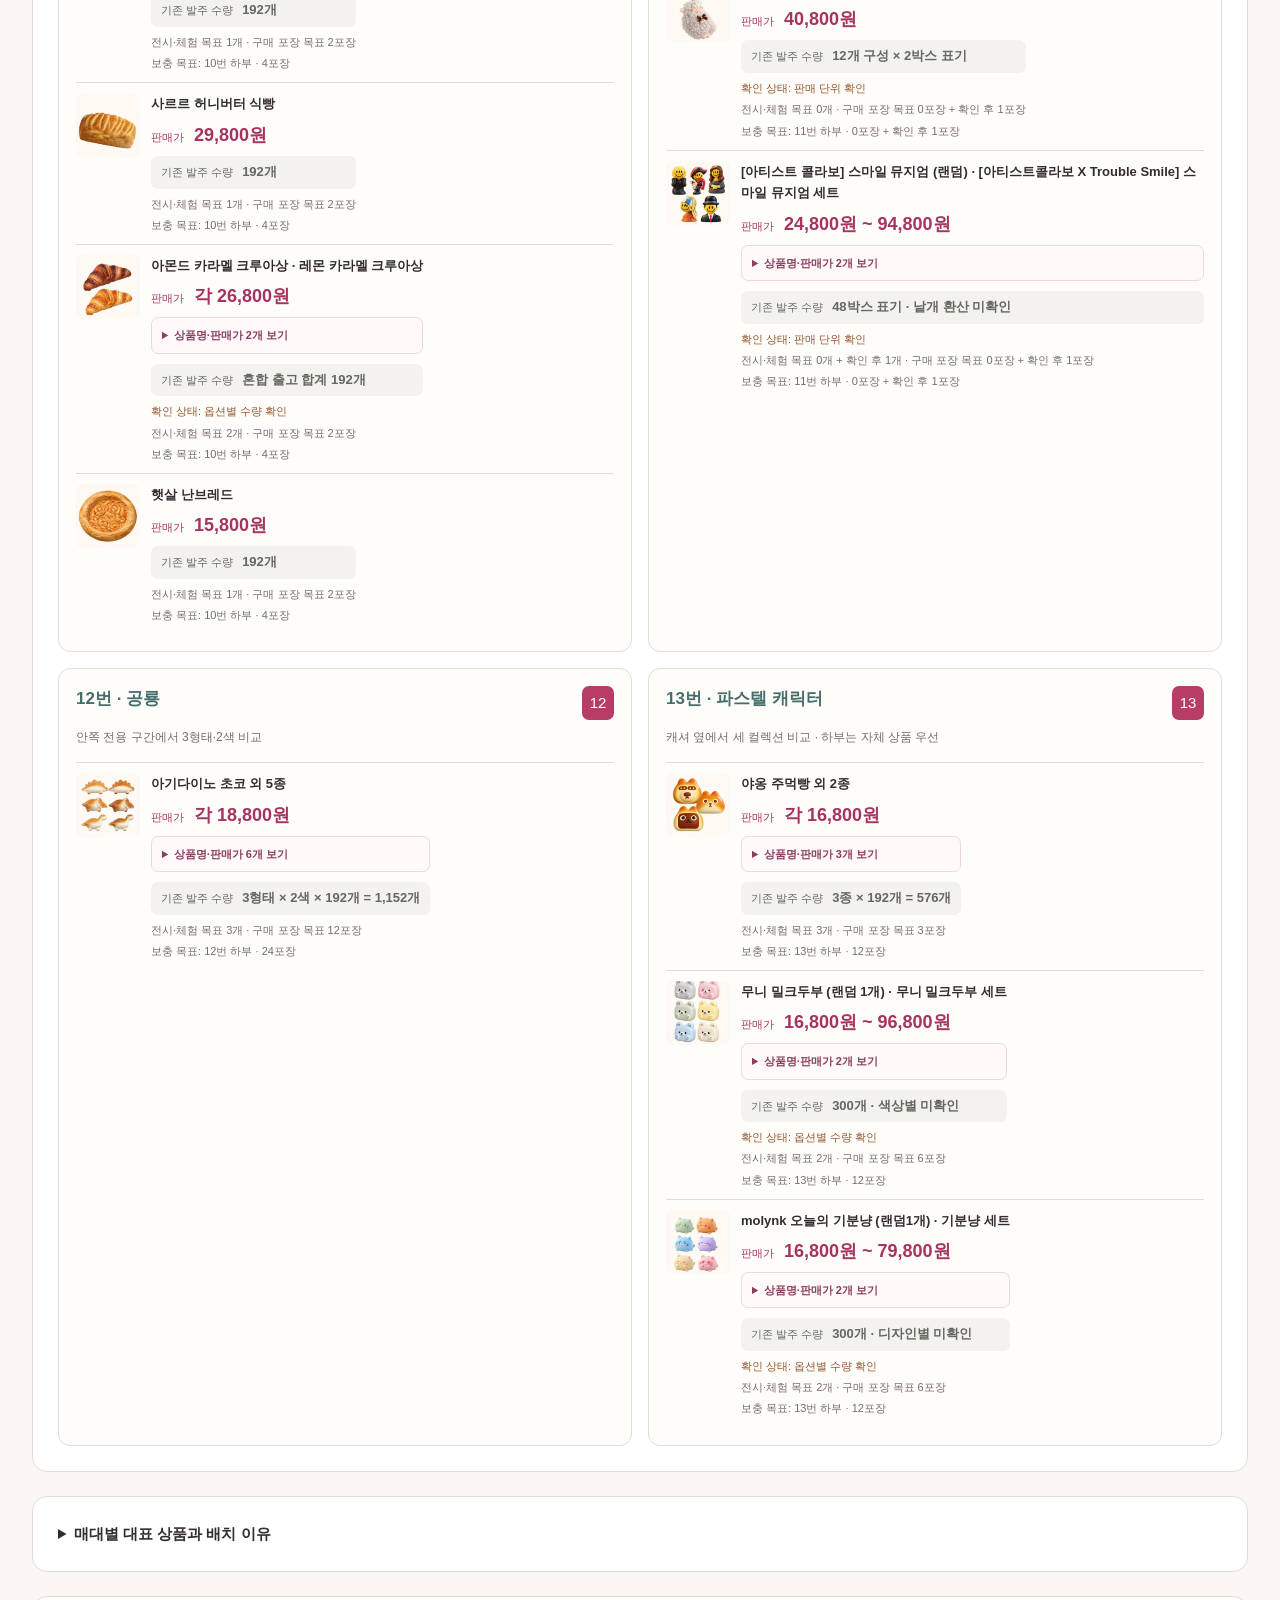
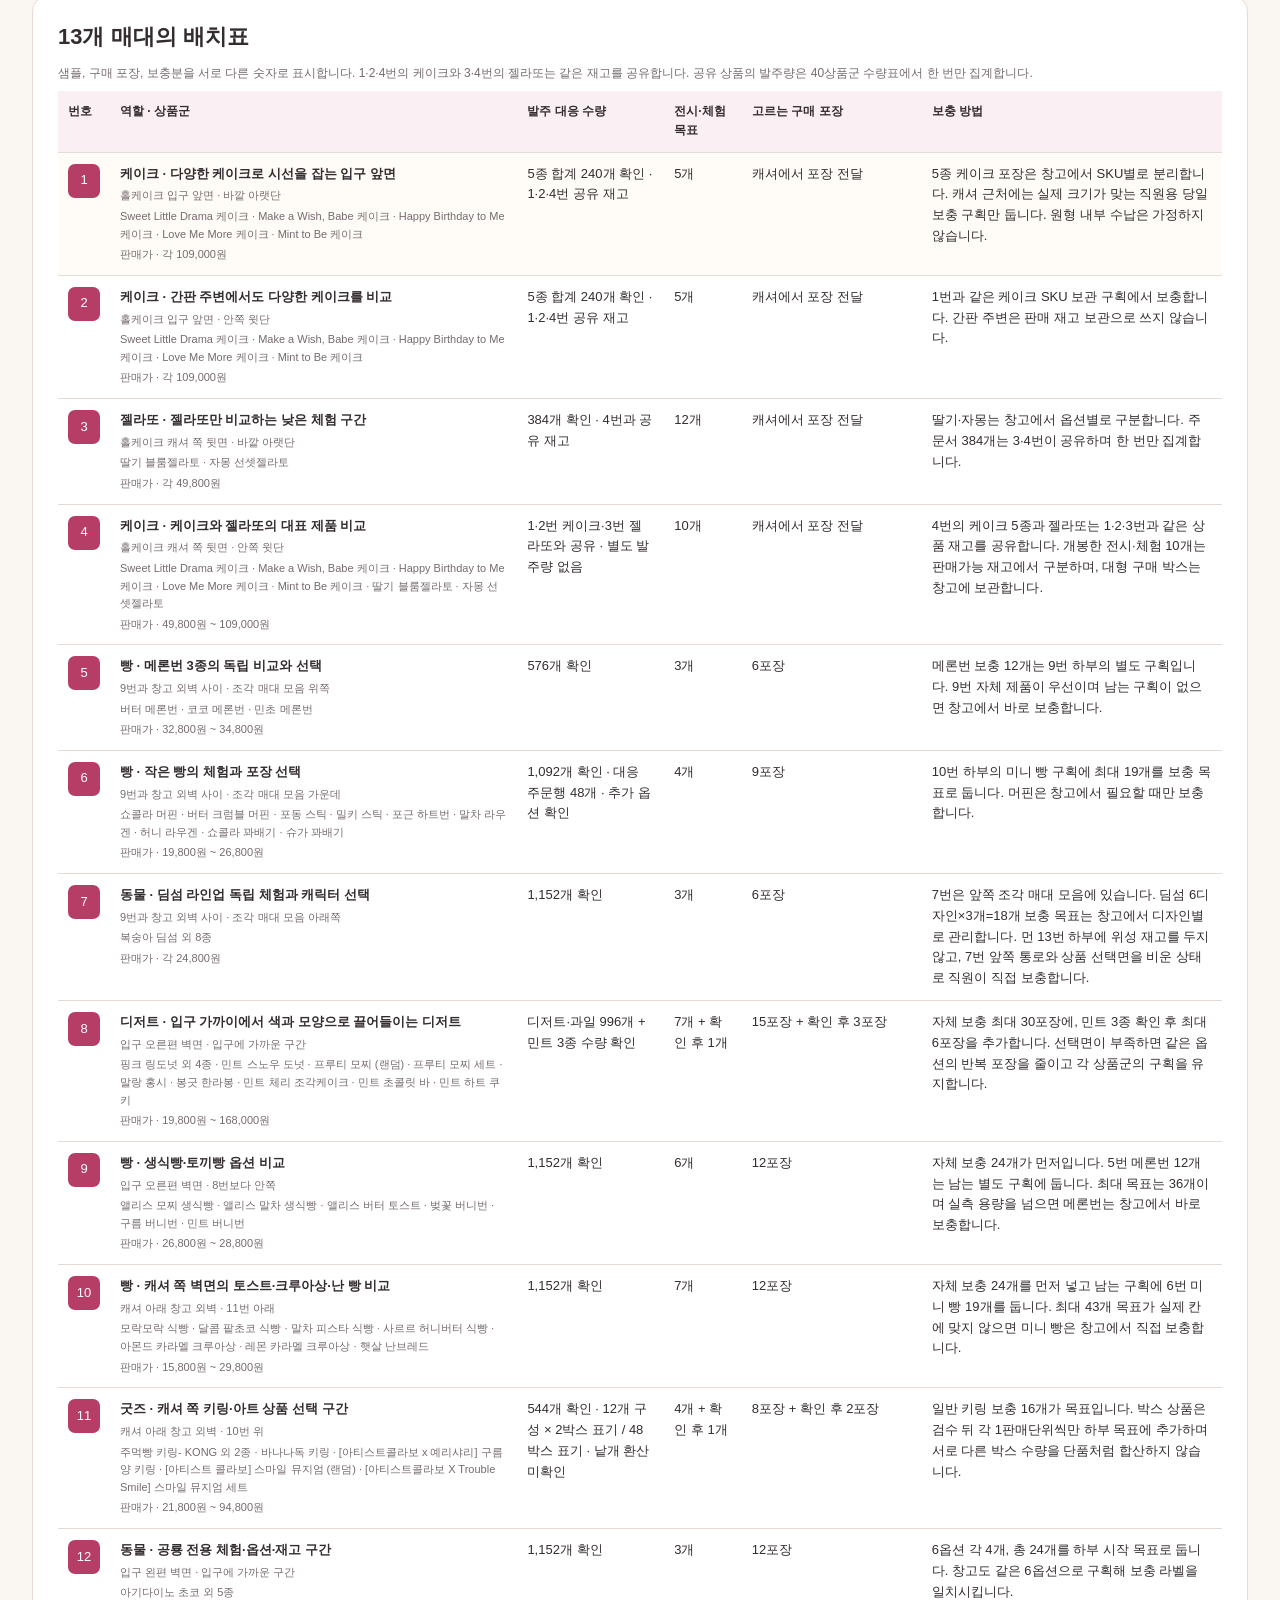
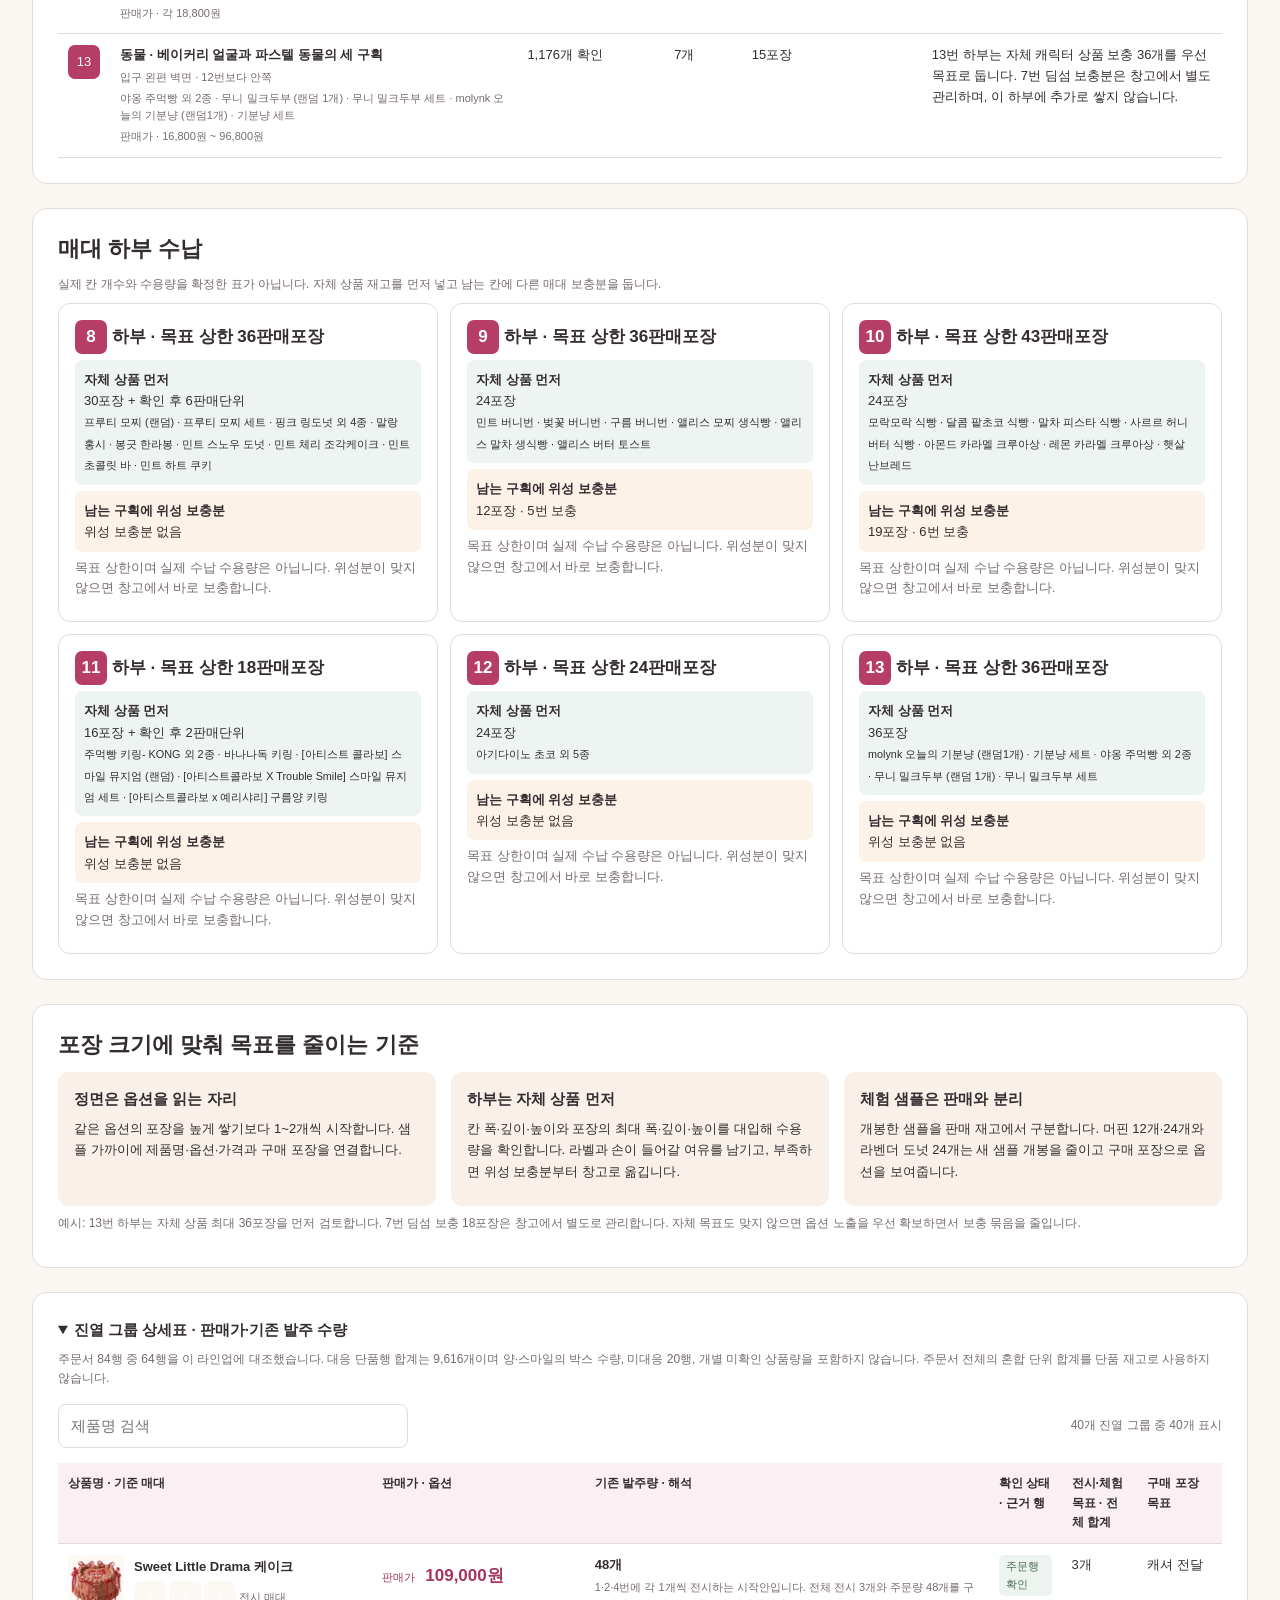
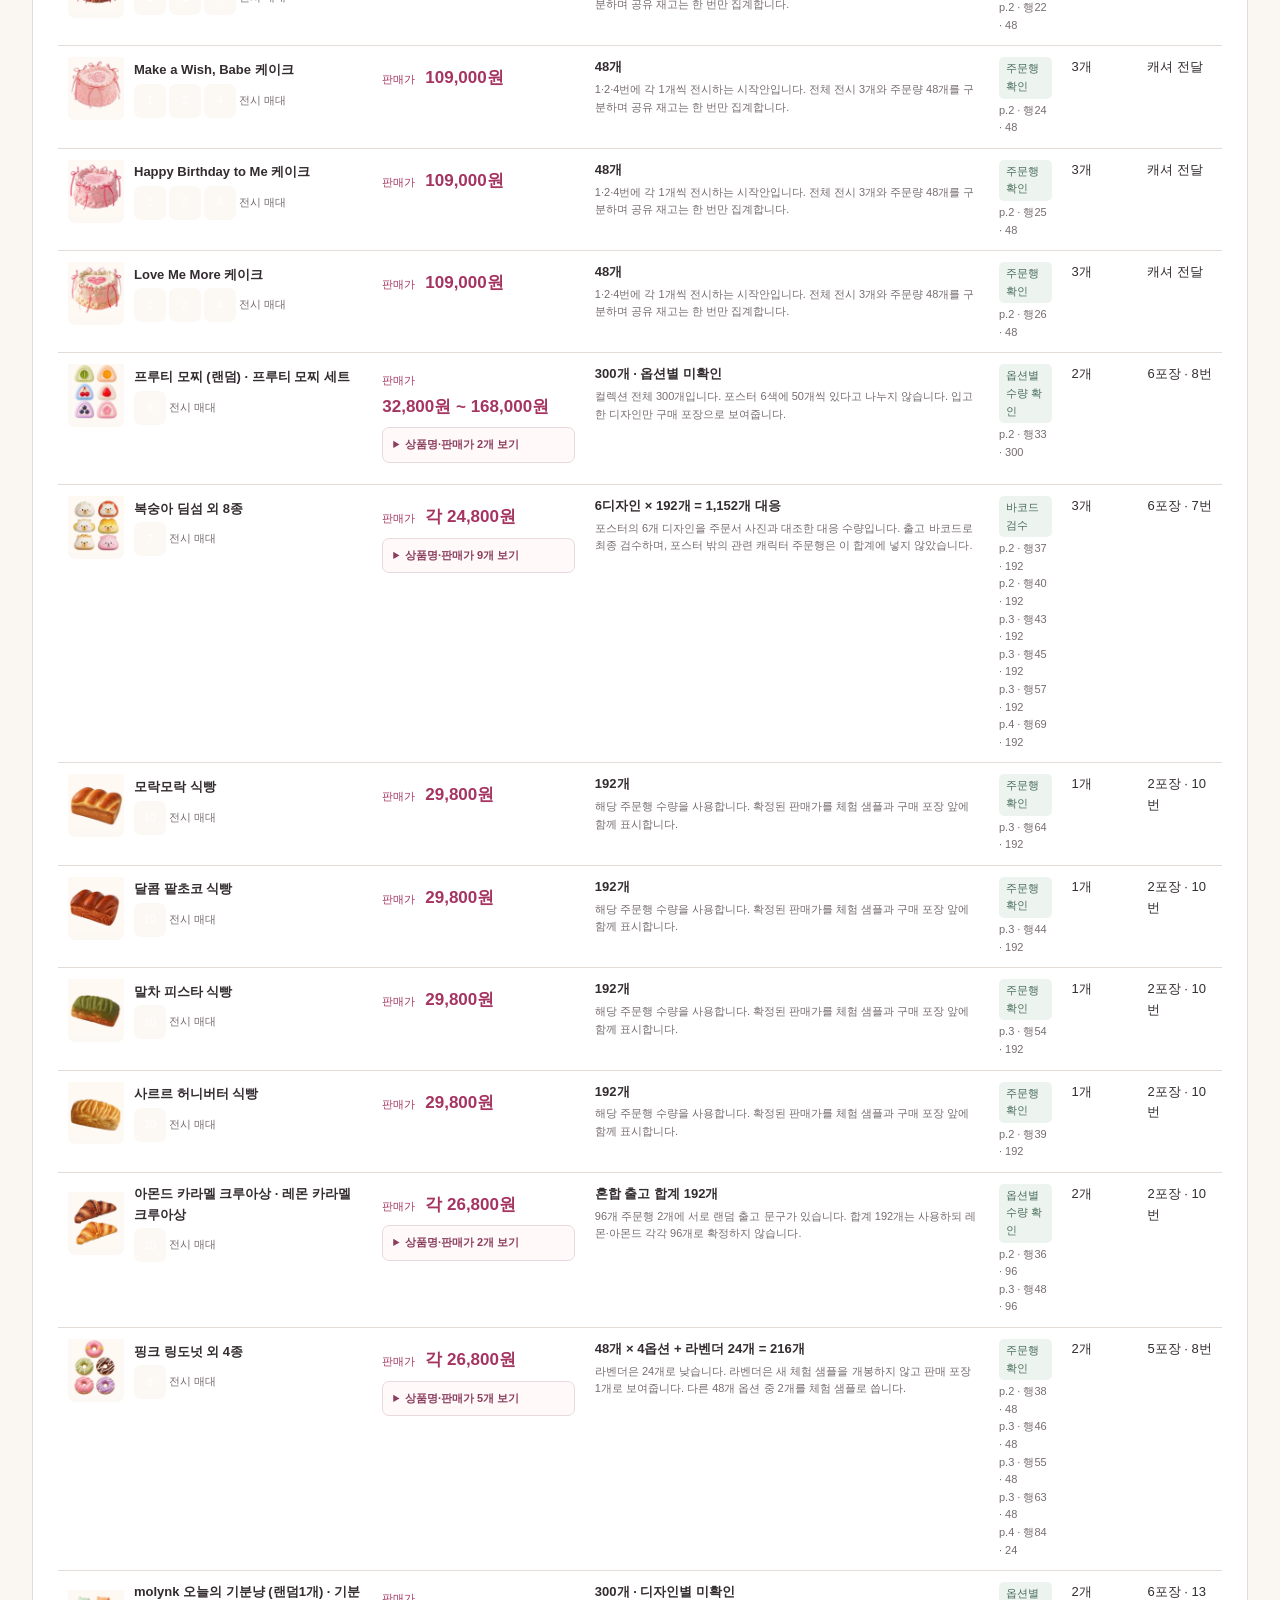
<file: zoning/index.html>
<!doctype html>
<html lang="ko"><head><meta charset="utf-8"><meta name="viewport" content="width=device-width,initial-scale=1"><title>몰링크 조닝 · 골대 유무와 제품 배치</title><meta name="description" content="골대 있는 안과 없는 안을 비교합니다. 기둥·외벽 보존, 13개 매대와 40개 상품 배치, 고객 동선과 보충 재고를 함께 확인합니다."><meta name="theme-color" content="#faf6f1"><meta property="og:title" content="몰링크 · 골대 유무와 제품 배치 조닝"><meta property="og:description" content="골대 있는 안과 없는 안을 비교합니다. 기둥·외벽 보존, 13개 매대와 40개 상품 배치, 고객 동선과 보충 재고를 함께 확인합니다."><meta property="og:type" content="website"><link rel="stylesheet" href="b/styles.css?v=20261021-v20"></head><body>
<header><div class="eyebrow">MOLYNK · THE HYUNDAI SEOUL · B+ / 2026.10.14</div><h1>몰링크 팝업 · 조닝 비교</h1><p class="intro" id="scenario-intro">기존 기둥·외벽을 보존하고, 조각 매대 5·6·7을 한 구역에 모았습니다. 10·11번은 캐셔 쪽으로 올리고 농구 이벤트는 매장 안쪽에서 진행합니다.</p><div class="toolbar"><a class="primary" href="../prices/?v=20261021-p1">제품 가격 · 큰 사진으로 보기 ↗</a><a class="primary" href="#selling-prices">전체 판매가 목록 ↓</a><a class="primary" href="../staff/?v=20261021-s2">직원 교육 · 사진으로 보기 ↗</a><a class="primary" href="assets/event-queue-v16.pdf?v=20261016-v16" target="_blank" rel="noopener" data-scenario-asset="pdf">최종 조닝 PDF</a><a href="b/b-plan.pdf?v=9" target="_blank" rel="noopener">기존 주문·수량 PDF (배치 변경 전)</a><a href="assets/event-queue-v16.webp?v=20261016-v16" target="_blank" rel="noopener" data-scenario-asset="image">최종 조닝 이미지</a><a href="b/b-placement.csv?v=20261014-v10" download data-scenario-asset="placement">매대별 배치표</a><a href="b/b-inventory.csv?v=20261021-v20" download>진열 그룹 수량·판매가표</a><a href="#product-zoning">제품·발주 수량 ↓</a><a href="#inventory">상세 수량표 ↓</a><a href="#customer-experience">고객경험·동선 ↓</a><button type="button" id="copy-button">현재 매대 링크 복사</button></div><p class="status" id="copy-status" role="status"></p></header>
<main><section class="section approved-zoning" id="approved-zoning" aria-labelledby="approved-title">
      <div class="approved-heading"><div><small>2026.10.16 · 대기 위치: 외벽 파티션 옆</small><h2 id="approved-title">골대 있음 · 이벤트·대기 동선</h2></div><a href="assets/event-queue-v16.pdf?v=20261016-v16" target="_blank" rel="noopener" data-scenario-asset="pdf">PDF 열기 ↗</a><div class="scenario-menu" role="group" aria-label="농구골대 설치안"><button type="button" data-scenario="with-hoop" aria-pressed="true" class="active">골대 있음</button><button type="button" data-scenario="without-hoop" aria-pressed="false">골대 없음</button></div></div>
      <div class="approved-layout"><a class="approved-image" href="assets/event-queue-v16.webp?v=20261016-v16" target="_blank" rel="noopener" aria-label="최종 조닝 이미지 크게 보기" data-scenario-asset="image"><img src="assets/event-queue-v16.webp?v=20261016-v16" alt="기둥·파티션과 제품 배치를 유지합니다. 12·13번 뒤 외벽 파티션 바로 옆에 대기하며 기존 구획 네모 안에 한 발 이상 들어오도록 안내합니다." width="2100" height="2835" fetchpriority="high" id="scenario-image"></a>
      <div class="approved-copy"><article><h3>기둥과 외벽 보존</h3><p>중앙 기둥·외장, 창고 쪽 기둥·곡면 외벽과 직원 출입문을 원본 도면대로 표시합니다.</p></article><article><h3 id="scenario-slices-title">조각 매대는 한 구역에</h3><p id="scenario-slices-copy">5번 메론번 · 6번 작은 빵 · 7번 딤섬를 9번과 창고 외벽 사이에 모읍니다. 6번을 가운데 두고 5·7번은 서로 다른 방향으로 돌려 조금 벌립니다.</p></article><article><h3>10·11번은 캐셔 쪽으로</h3><p>창고 외벽을 따라 11번을 위에, 10번을 아래에 둡니다. 캐셔의 직원 자리·결제 대기와 상품 앞에 서는 자리를 확인하고 아래쪽 주출구 공간을 비웁니다.</p></article><article id="scenario-corner"><h3 id="scenario-corner-title">안쪽에서 말랑이 슛</h3><p id="scenario-corner-copy">안쪽에서 접수하고 한 팀씩 도전합니다. 파티션 옆 대기줄은 12번 매대 왼쪽에서 꺾여 이벤트존의 다음 차례 자리까지 ㄱ자로 이어집니다.</p></article><article><h3 id="scenario-flow-title">상품을 지나 이벤트로</h3><p id="scenario-flow-copy">입장 → 상품 구경 → 안쪽 접수 → 번호 대기·호출 → 이벤트 → 12·13번 구경 → 구매 시 캐셔 / 주출구.</p></article><p class="caption">배치 검토안입니다. 골대 받침·투구·회수 공간과 사람이 상품 앞에 서는 폭까지 포함해 현장에서 간격을 확인합니다.</p><a class="approved-jump" href="#product-zoning">제품 배치 조닝 보기 ↓</a><a class="approved-jump" href="#customer-experience">고객별 동선 보기 ↓</a><a href="#event-queue" class="approved-jump" data-queue-link="">이벤트 대기 동선 보기 ↓</a></div></div></section><section class="section queue-plan" id="event-queue" aria-labelledby="queue-title">
<div class="queue-heading"><div><small>골대 있는 안 · 2026.10.16</small><h2 id="queue-title">농구 이벤트존까지 이어지는 ㄱ자 대기</h2><p>파티션 옆 가로 대기줄이 12번 매대 왼쪽에서 꺾여, 안쪽 다음 차례 자리까지 이어집니다.</p></div><a data-queue-pdf href="assets/event-queue-detail-v16.pdf?v=20261016-v16" target="_blank" rel="noopener">대기 계획 PDF ↗</a></div>
<a class="queue-image" data-queue-image href="assets/event-queue-detail-v16.webp?v=20261016-v16" target="_blank" rel="noopener"><img src="assets/event-queue-detail-v16.webp?v=20261016-v16" alt="20% 작아진 사람 실루엣이 파티션 옆에서 이벤트존 다음 차례 자리까지 ㄱ자로 줄 선 배치 예시." width="2280" height="1805" loading="lazy"></a>
<div class="queue-steps"><article><b>1 · 안쪽에서 접수</b><p>주입구로 들어와 상품을 둘러본 뒤 안쪽에서 참가 조건을 확인하고 번호를 발급합니다.</p></article><article><b>2 · 파티션 옆에서 ㄱ자로 대기</b><p>가로줄은 구획 네모 안에 한 발 이상 들어오도록 파티션 옆에 붙여 섭니다. 12번 매대 왼쪽에서 꺾어 이벤트존의 다음 차례 자리로 이어집니다.</p></article><article><b>3 · 복도로 넓게 퍼지지 않기</b><p>보호자와 동행객이 옆으로 나란히 늘어서지 않도록 안내합니다. 몸과 가방이 차지하는 통행 폭도 함께 보고 대기를 조절합니다.</p></article><article><b>4 · 차례에 맞춰 호출</b><p>다음 차례 자리에서 참가자를 한 팀씩 안내합니다. 통행 여유가 부족하면 대기 인원을 줄이고 번호로 호출합니다.</p></article></div>
<p class="caption">기존 도면의 구획 네모와 외벽 파티션을 기준으로 한 서는 위치의 예시입니다. 별도 소유 경계나 대기 구획을 추가하지 않습니다. 인물 수는 정원이 아니며, 통행 여유를 보고 인원을 조절합니다. 기존 기둥·파티션·매대 배치는 유지합니다.</p>
</section><p class="preview-intro"><b>도면의 작은 사진은 대표 상품, 중앙 3·4번의 점은 둘레 진열 순서의 예시입니다.</b> 사진이나 번호를 누르면 전체 라인업·수량·배치 이유를 볼 수 있어요. 3번은 젤라또 반복, 4번은 케이크·젤라또 교차 진열입니다. 시작 목표는 실제 제품 크기·받침·간격을 실측해 조정합니다.</p>
<div class="tabs" role="group" aria-label="매대 보기 모드"><button type="button" class="active" data-mode="products" aria-pressed="true">제품 배치</button><button type="button" data-mode="stock" aria-pressed="false">보충 재고</button><button type="button" data-mode="flow" aria-pressed="false">고객 동선</button></div>
<div class="workspace"><div class="card map" id="map-card"><div class="map-heading"><h2>제품 배치 조닝 · 번호를 눌러 보기</h2><button type="button" id="map-expand">도면 크게 보기 ↗</button></div><svg xmlns="http://www.w3.org/2000/svg" id="floor-map" viewbox="0 0 965 825" role="img" aria-label="기둥·파티션과 제품 배치를 유지합니다. 12·13번 뒤 외벽 파티션 바로 옆에 대기하며 기존 구획 네모 안에 한 발 이상 들어오도록 안내합니다."><defs><marker id="v9-arrow" viewbox="0 0 10 10" refx="9" refy="5" markerwidth="7" markerheight="7" orient="auto-start-reverse"><path d="M0 0L10 5L0 10Z" fill="#258773"></path></marker><marker id="v9-exit" viewbox="0 0 10 10" refx="9" refy="5" markerwidth="7" markerheight="7" orient="auto-start-reverse"><path d="M0 0L10 5L0 10Z" fill="#2e78a1"></path></marker></defs><image class="fixed-structure-plan" href="assets/source-floor-v9.webp?v=20261014-v9" x="78.91" y="49.27" width="803.33" height="676.82" preserveaspectratio="none"></image><path class="relocated-fixture-mask" d="M186.89 201.27 L238.04 148.30 A73.64 73.64 0 0 1 260.53 201.66 Z" fill="white" stroke="white" stroke-width="1.2"></path><path class="relocated-fixture-mask" d="M414.95 514.31 L466.10 461.34 A73.64 73.64 0 0 1 488.59 514.70 Z" fill="white" stroke="white" stroke-width="1.2"></path><path class="relocated-fixture-mask" d="M414.95 626.03 L466.10 573.06 A73.64 73.64 0 0 1 488.59 626.42 Z" fill="white" stroke="white" stroke-width="1.2"></path><rect class="relocated-fixture-mask" x="570.35" y="480.85" width="49" height="213.15" fill="white"></rect><g class="station" data-id="1" tabindex="0" role="button" aria-pressed="false" aria-label="1번 다양한 케이크로 시선을 잡는 입구 앞면"><path d="M255.00 524.95 A137.20 137.20 0 0 1 255.00 250.55 L255.00 284.85 A102.90 102.90 0 0 0 255.00 490.65 Z" fill="#c33f70" fill-opacity=".18" class="station-shape"></path><title>홀케이크 입구 앞면 · 바깥 아랫단 · 1·2번 모두 케이크 5종을 보여줍니다. 1번은 넓은 바깥 반원을 채우고, 2번은 간판 주변 여백을 살려 안쪽 반원에 전시합니다.</title><rect class="map-icon-bg" x="119.95" y="338.75" width="30" height="30" rx="4" fill="#fcf8f4" stroke="#e5dbd6"></rect><image class="map-product" href="map-products/nice.webp" x="119.95" y="338.75" width="30" height="30" preserveaspectratio="xMidYMid meet"></image><circle class="pin" cx="134.95" cy="387.75" r="15" fill="#c33f70"></circle><text class="pin-number map-number" x="134.95" y="393.75" text-anchor="middle">1</text></g><g class="station" data-id="2" tabindex="0" role="button" aria-pressed="false" aria-label="2번 간판 주변에서도 다양한 케이크를 비교"><path d="M255.00 490.65 A102.90 102.90 0 0 1 255.00 284.85 L255.00 320.90 A66.85 66.85 0 0 0 255.00 454.60 Z" fill="#c33f70" fill-opacity=".18" class="station-shape"></path><title>홀케이크 입구 앞면 · 안쪽 윗단 · 2번도 한 종류에 한정하지 않고 케이크 5종을 비교하게 합니다. 간판 시야와 제품 간격에 맞춰 노출량을 조정합니다.</title><rect class="map-icon-bg" x="155.12" y="338.75" width="30" height="30" rx="4" fill="#fcf8f4" stroke="#e5dbd6"></rect><image class="map-product" href="map-products/birthday.webp" x="155.12" y="338.75" width="30" height="30" preserveaspectratio="xMidYMid meet"></image><circle class="pin" cx="170.12" cy="387.75" r="15" fill="#c33f70"></circle><text class="pin-number map-number" x="170.12" y="393.75" text-anchor="middle">2</text></g><g class="station" data-id="3" tabindex="0" role="button" aria-pressed="false" aria-label="3번 젤라또만 비교하는 낮은 체험 구간"><path d="M255.00 250.55 A137.20 137.20 0 0 1 255.00 524.95 L255.00 490.65 A102.90 102.90 0 0 0 255.00 284.85 Z" fill="#ce7798" fill-opacity=".18" class="station-shape"></path><circle class="ring-dp-marker" cx="275.85" cy="269.52" r="3.2" fill="#d484a5" stroke="white" stroke-width=".8"></circle><circle class="ring-dp-marker" cx="304.87" cy="278.55" r="3.2" fill="#d9bc65" stroke="white" stroke-width=".8"></circle><circle class="ring-dp-marker" cx="330.70" cy="294.57" r="3.2" fill="#d484a5" stroke="white" stroke-width=".8"></circle><circle class="ring-dp-marker" cx="351.67" cy="316.57" r="3.2" fill="#d9bc65" stroke="white" stroke-width=".8"></circle><circle class="ring-dp-marker" cx="366.45" cy="343.13" r="3.2" fill="#d484a5" stroke="white" stroke-width=".8"></circle><circle class="ring-dp-marker" cx="374.08" cy="372.55" r="3.2" fill="#d9bc65" stroke="white" stroke-width=".8"></circle><circle class="ring-dp-marker" cx="374.08" cy="402.95" r="3.2" fill="#d484a5" stroke="white" stroke-width=".8"></circle><circle class="ring-dp-marker" cx="366.45" cy="432.37" r="3.2" fill="#d9bc65" stroke="white" stroke-width=".8"></circle><circle class="ring-dp-marker" cx="351.67" cy="458.93" r="3.2" fill="#d484a5" stroke="white" stroke-width=".8"></circle><circle class="ring-dp-marker" cx="330.70" cy="480.93" r="3.2" fill="#d9bc65" stroke="white" stroke-width=".8"></circle><circle class="ring-dp-marker" cx="304.87" cy="496.95" r="3.2" fill="#d484a5" stroke="white" stroke-width=".8"></circle><circle class="ring-dp-marker" cx="275.85" cy="505.98" r="3.2" fill="#d9bc65" stroke="white" stroke-width=".8"></circle><title>홀케이크 캐셔 쪽 뒷면 · 바깥 아랫단 · 중앙 뒷면 아랫단은 젤라또 전용 체험으로, 윗단 4번은 케이크와 젤라또를 섞어 보여줍니다.</title><rect class="map-icon-bg" x="360.05" y="338.75" width="30" height="30" rx="4" fill="#fcf8f4" stroke="#e5dbd6"></rect><image class="map-product" href="map-products/gelato.webp" x="360.05" y="338.75" width="30" height="30" preserveaspectratio="xMidYMid meet"></image><circle class="pin" cx="375.05" cy="387.75" r="15" fill="#ce7798"></circle><text class="pin-number map-number" x="375.05" y="393.75" text-anchor="middle">3</text></g><g class="station" data-id="4" tabindex="0" role="button" aria-pressed="false" aria-label="4번 케이크와 젤라또의 대표 제품 비교"><path d="M255.00 284.85 A102.90 102.90 0 0 1 255.00 490.65 L255.00 454.60 A66.85 66.85 0 0 0 255.00 320.90 Z" fill="#c33f70" fill-opacity=".18" class="station-shape"></path><circle class="ring-dp-marker" cx="269.74" cy="304.16" r="3.2" fill="#d484a5" stroke="white" stroke-width=".8"></circle><circle class="ring-dp-marker" cx="294.56" cy="312.66" r="3.2" fill="#d484a5" stroke="white" stroke-width=".8"></circle><circle class="ring-dp-marker" cx="315.59" cy="328.32" r="3.2" fill="#d484a5" stroke="white" stroke-width=".8"></circle><circle class="ring-dp-marker" cx="330.85" cy="349.66" r="3.2" fill="#d9bc65" stroke="white" stroke-width=".8"></circle><circle class="ring-dp-marker" cx="338.86" cy="374.64" r="3.2" fill="#d484a5" stroke="white" stroke-width=".8"></circle><circle class="ring-dp-marker" cx="338.86" cy="400.86" r="3.2" fill="#d484a5" stroke="white" stroke-width=".8"></circle><circle class="ring-dp-marker" cx="330.85" cy="425.84" r="3.2" fill="#d484a5" stroke="white" stroke-width=".8"></circle><circle class="ring-dp-marker" cx="315.59" cy="447.18" r="3.2" fill="#d9bc65" stroke="white" stroke-width=".8"></circle><circle class="ring-dp-marker" cx="294.56" cy="462.84" r="3.2" fill="#d484a5" stroke="white" stroke-width=".8"></circle><circle class="ring-dp-marker" cx="269.74" cy="471.34" r="3.2" fill="#d484a5" stroke="white" stroke-width=".8"></circle><title>홀케이크 캐셔 쪽 뒷면 · 안쪽 윗단 · 앞에서 케이크를 발견한 고객이 뒷면에서 촉감과 가격을 확인해 대표 제품 구매로 이어지게 합니다.</title><rect class="map-icon-bg" x="324.88" y="338.75" width="30" height="30" rx="4" fill="#fcf8f4" stroke="#e5dbd6"></rect><image class="map-product" href="map-products/birthday.webp" x="324.88" y="338.75" width="30" height="30" preserveaspectratio="xMidYMid meet"></image><circle class="pin" cx="339.88" cy="387.75" r="15" fill="#c33f70"></circle><text class="pin-number map-number" x="339.88" y="393.75" text-anchor="middle">4</text></g><g class="station" data-id="5" tabindex="0" role="button" aria-pressed="false" aria-label="5번 메론번 3종의 독립 비교와 선택"><path d="M470.52 581.17 L427.90 525.63 A70.00 70.00 0 0 1 479.65 511.77 Z" fill="#a5703c" fill-opacity=".25" stroke="#a5703c" stroke-width="1.5" class="station-shape"></path><title>9번과 10·11번 사이 · 조각 매대 모음 위쪽 · 5·6·7번을 한 구역에 모으고 5번은 안쪽으로 약 30도 돌린 검토안입니다. 고객은 매대 바깥길로 이동하며 오른쪽 퇴장 통로를 확보합니다.</title><circle class="pin" cx="458.74" cy="537.22" r="15" fill="#a5703c"></circle><text class="pin-number map-number" x="458.74" y="543.22" text-anchor="middle">5</text></g><g class="station" data-id="6" tabindex="0" role="button" aria-pressed="false" aria-label="6번 작은 빵의 체험과 포장 선택"><path d="M478.30 595.30 L413.63 622.09 A70.00 70.00 0 0 1 413.63 568.51 Z" fill="#a5703c" fill-opacity=".25" stroke="#a5703c" stroke-width="1.5" class="station-shape"></path><title>9번과 10·11번 사이 · 조각 매대 모음 가운데 · 6번은 조각 매대 모음 가운데에서 작은 빵 진열을 유지합니다. 매대 사이의 작은 틈은 가구 분리 여백이며 고객 통로로 쓰지 않습니다.</title><circle class="pin" cx="432.80" cy="595.30" r="15" fill="#a5703c"></circle><text class="pin-number map-number" x="432.80" y="601.30" text-anchor="middle">6</text></g><g class="station" data-id="7" tabindex="0" role="button" aria-pressed="false" aria-label="7번 딤섬 라인업 독립 체험과 캐릭터 선택"><path d="M470.52 609.43 L479.65 678.83 A70.00 70.00 0 0 1 427.90 664.97 Z" fill="#7e78a4" fill-opacity=".25" stroke="#7e78a4" stroke-width="1.5" class="station-shape"></path><title>9번과 10·11번 사이 · 조각 매대 모음 아래쪽 · 기존 안쪽 코너에서 조각 매대 모음으로 이동합니다. 7번은 9번·입구 쪽으로 약 30도 돌리고, 비워진 코너에 미니 농구 이벤트를 배치합니다.</title><circle class="pin" cx="458.74" cy="653.38" r="15" fill="#7e78a4"></circle><text class="pin-number map-number" x="458.74" y="659.38" text-anchor="middle">7</text></g><g class="station" data-id="8" tabindex="0" role="button" aria-pressed="false" aria-label="8번 입구 가까이에서 색과 모양으로 끌어들이는 디저트"><rect x="107.65" y="609.65" width="105.00" height="49.00" fill="#aa668f" fill-opacity=".18" stroke="#aa668f" stroke-width="1" class="station-shape"></rect><title>입구 오른편 벽면 · 입구에 가까운 구간 · 11번의 예쁜 디저트 구성을 8번으로 옮겨 입장 직후 발견·체험·첫 구매를 연결합니다.</title><rect class="map-icon-bg" x="145.15" y="585.15" width="30" height="30" rx="4" fill="#fcf8f4" stroke="#e5dbd6"></rect><image class="map-product" href="map-products/donuts.webp" x="145.15" y="585.15" width="30" height="30" preserveaspectratio="xMidYMid meet"></image><circle class="pin" cx="160.15" cy="634.15" r="15" fill="#aa668f"></circle><text class="pin-number map-number" x="160.15" y="640.15" text-anchor="middle">8</text></g><g class="station" data-id="9" tabindex="0" role="button" aria-pressed="false" aria-label="9번 생식빵·토끼빵 옵션 비교"><rect x="212.65" y="609.65" width="105.00" height="49.00" fill="#a5703c" fill-opacity=".18" stroke="#a5703c" stroke-width="1" class="station-shape"></rect><title>입구 오른편 벽면 · 8번보다 안쪽 · 빵 종류별 비교를 유지하고 중앙 메론번의 보충 위치를 명시합니다.</title><rect class="map-icon-bg" x="250.15" y="585.15" width="30" height="30" rx="4" fill="#fcf8f4" stroke="#e5dbd6"></rect><image class="map-product" href="map-products/mintrabbit.webp" x="250.15" y="585.15" width="30" height="30" preserveaspectratio="xMidYMid meet"></image><circle class="pin" cx="265.15" cy="634.15" r="15" fill="#a5703c"></circle><text class="pin-number map-number" x="265.15" y="640.15" text-anchor="middle">9</text></g><g class="station" data-id="10" tabindex="0" role="button" aria-pressed="false" aria-label="10번 캐셔 쪽 벽면의 토스트·크루아상·난 빵 비교"><rect x="571.40" y="473.50" width="49.00" height="105.00" fill="#a5703c" fill-opacity="1" stroke="#a5703c" stroke-width="1" class="station-shape"></rect><title>캐셔 아래 창고 외벽 · 11번 아래 · 10번은 기존 창고 외벽을 따라 캐셔 방향으로 올리고 11번 아래에 둡니다. 기존 주출구 쪽 공간을 비우고 진열면 앞 고객 자리와 퇴장 통로를 함께 확인합니다.</title><rect class="map-icon-bg" x="580.90" y="477.00" width="30" height="30" rx="4" fill="#fcf8f4" stroke="#e5dbd6"></rect><image class="map-product" href="map-products/toast.webp" x="580.90" y="477.00" width="30" height="30" preserveaspectratio="xMidYMid meet"></image><circle class="pin" cx="595.90" cy="526.00" r="15" fill="#a5703c"></circle><text class="pin-number map-number" x="595.90" y="532.00" text-anchor="middle">10</text></g><g class="station" data-id="11" tabindex="0" role="button" aria-pressed="false" aria-label="11번 캐셔 쪽 키링·아트 상품 선택 구간"><rect x="571.40" y="368.50" width="49.00" height="105.00" fill="#557b88" fill-opacity="1" stroke="#557b88" stroke-width="1" class="station-shape"></rect><title>캐셔 아래 창고 외벽 · 10번 위 · 11번은 창고 외벽을 따라 캐셔 쪽으로 올리되 캐셔의 직원 자리와 결제 대기를 피합니다. 고객이 결제 전에 키링을 고를 수 있게 합니다.</title><rect class="map-icon-bg" x="580.90" y="372.00" width="30" height="30" rx="4" fill="#fcf8f4" stroke="#e5dbd6"></rect><image class="map-product" href="map-products/hillkeys.webp" x="580.90" y="372.00" width="30" height="30" preserveaspectratio="xMidYMid meet"></image><circle class="pin" cx="595.90" cy="421.00" r="15" fill="#557b88"></circle><text class="pin-number map-number" x="595.90" y="427.00" text-anchor="middle">11</text></g><g class="station" data-id="12" tabindex="0" role="button" aria-pressed="false" aria-label="12번 공룡 전용 체험·옵션·재고 구간"><rect x="310.65" y="113.00" width="105.00" height="49.00" fill="#7e78a4" fill-opacity=".18" stroke="#7e78a4" stroke-width="1" class="station-shape"></rect><title>입구 왼편 벽면 · 입구에 가까운 구간 · 1,152개의 공룡에 전용 구간을 주고 힐버디 베이커리를 13번으로 분리합니다.</title><rect class="map-icon-bg" x="348.15" y="88.50" width="30" height="30" rx="4" fill="#fcf8f4" stroke="#e5dbd6"></rect><image class="map-product" href="map-products/dinosaurs.webp" x="348.15" y="88.50" width="30" height="30" preserveaspectratio="xMidYMid meet"></image><circle class="pin" cx="363.15" cy="137.50" r="15" fill="#7e78a4"></circle><text class="pin-number map-number" x="363.15" y="143.50" text-anchor="middle">12</text></g><g class="station" data-id="13" tabindex="0" role="button" aria-pressed="false" aria-label="13번 베이커리 얼굴과 파스텔 동물의 세 구획"><rect x="415.65" y="113.00" width="105.00" height="49.00" fill="#7e78a4" fill-opacity=".18" stroke="#7e78a4" stroke-width="1" class="station-shape"></rect><title>입구 왼편 벽면 · 12번보다 안쪽 · 딤섬를 7번으로 이동하고 힐버디를 12번에서 옮겨, 공룡과 캐릭터의 물량·선택지를 분산합니다.</title><rect class="map-icon-bg" x="453.15" y="88.50" width="30" height="30" rx="4" fill="#fcf8f4" stroke="#e5dbd6"></rect><image class="map-product" href="map-products/tofu.webp" x="453.15" y="88.50" width="30" height="30" preserveaspectratio="xMidYMid meet"></image><circle class="pin" cx="468.15" cy="137.50" r="15" fill="#7e78a4"></circle><text class="pin-number map-number" x="468.15" y="143.50" text-anchor="middle">13</text></g><g class="event-zone" pointer-events="none"><rect x="143.00" y="102.50" width="156.8" height="135.1" fill="#b58bd5" fill-opacity=".2" stroke="#7951a4" stroke-dasharray="5 4"></rect><text x="221.40" y="89.50" text-anchor="middle" class="svg-label event-label">안쪽 농구 이벤트</text><path d="M150.00 138.90 L150.00 197.00" stroke="#db4b7b" stroke-width="4"></path><circle cx="161.90" cy="170.40" r="9" fill="none" stroke="#db4b7b" stroke-width="2"></circle><path d="M257.10 170.40 L178.00 170.40" stroke="#db4b7b" stroke-width="2.5"></path></g><g class="structure-labels" pointer-events="none"><text x="255" y="313" text-anchor="middle" class="svg-small structure-label">기존 기둥·외장 보존</text><text x="753" y="463" text-anchor="middle" class="svg-small structure-label">기존 기둥·외벽 보존</text><text x="546" y="287" text-anchor="middle" class="svg-small">캐셔 · 13번 옆</text><text x="45" y="542.10" class="svg-label">주입구</text><text x="525.90" y="773" text-anchor="middle" class="svg-label">주출구</text></g><g id="flow-paths" pointer-events="none"><path class="route-browse" d="M80.00 557.50 L146.50 569.40 L272.50 569.40 L336.20 564.50 L368.40 536.50 L396.40 493.80 L423.00 442.00 L442.60 330.00 L410.40 253.00 L358.60 206.10 L299.80 193.50 L301.20 178.10 L358.60 178.10 L473.40 178.10 L503.50 202.60 L503.50 284.50" fill="none" stroke="#258773" stroke-width="3" stroke-dasharray="7 5" marker-end="url(#v9-arrow)"></path><path class="route-exit" d="M503.50 284.50 L525.20 354.50 L533.60 416.80 L530.10 645.00 L525.90 747.20" fill="none" stroke="#2e78a1" stroke-width="3" marker-end="url(#v9-exit)"></path></g><g class="leisure-zone" pointer-events="none" hidden="hidden"><rect x="143" y="102.5" width="156.8" height="135.1" fill="#ecefe9" fill-opacity=".6" stroke="#87908c" stroke-dasharray="5 4"></rect><text x="221.4" y="162" text-anchor="middle" class="svg-label">관람 여유 공간</text></g></svg><div class="legend"><span><i class="dot" style="background:#c33f70"></i>케이크</span><span><i class="dot" style="background:#ce7798"></i>젤라또</span><span><i class="dot" style="background:#a5703c"></i>빵</span><span><i class="dot" style="background:#aa668f"></i>디저트</span><span><i class="dot" style="background:#7e78a4"></i>동물</span><span><i class="dot" style="background:#557b88"></i>굿즈</span></div><p class="caption" id="map-caption"></p><nav class="number-nav" aria-label="매대 번호"><button type="button" class="number-button" data-jump="1">1</button><button type="button" class="number-button" data-jump="2">2</button><button type="button" class="number-button" data-jump="3">3</button><button type="button" class="number-button" data-jump="4">4</button><button type="button" class="number-button" data-jump="5">5</button><button type="button" class="number-button" data-jump="6">6</button><button type="button" class="number-button" data-jump="7">7</button><button type="button" class="number-button" data-jump="8">8</button><button type="button" class="number-button" data-jump="9">9</button><button type="button" class="number-button" data-jump="10">10</button><button type="button" class="number-button" data-jump="11">11</button><button type="button" class="number-button" data-jump="12">12</button><button type="button" class="number-button" data-jump="13">13</button></nav></div><aside class="card detail" id="stand-detail" aria-live="polite"></aside></div>
<section class="section sales-section" id="selling-prices" aria-labelledby="selling-prices-title"><div class="sales-heading"><div><h2 id="selling-prices-title">최종 상품명 · 판매가</h2><p>최종 엑셀 87개 항목 · 현대백화점 할인가 기준입니다. 낱개·랜덤·세트를 상품명으로 구분해주세요.</p></div><a href="b/b-selling-prices.csv?v=20261021-v20" download>상품명·판매가 CSV ↗</a></div><div class="sales-tools"><label for="sales-search">상품명 검색</label><input type="search" id="sales-search" placeholder="예: 케이크, 구름양, 세트" autocomplete="off"><span id="sales-count" role="status">87개 항목 표시</span></div><div class="sales-table-wrap" tabindex="0" role="region" aria-label="최종 상품명과 판매가 목록"><table class="sales-table"><thead><tr><th scope="col">엑셀 상품명</th><th scope="col">판매가</th></tr></thead><tbody id="sales-price-rows"><tr data-sale-name="야옹 주먹빵" data-sale-index="0"><td>야옹 주먹빵</td><td><strong>16,800원</strong></td></tr><tr data-sale-name="멍멍 주먹빵" data-sale-index="1"><td>멍멍 주먹빵</td><td><strong>16,800원</strong></td></tr><tr data-sale-name="너부리 주먹빵" data-sale-index="2"><td>너부리 주먹빵</td><td><strong>16,800원</strong></td></tr><tr data-sale-name="햇살 난브레드" data-sale-index="3"><td>햇살 난브레드</td><td><strong>15,800원</strong></td></tr><tr data-sale-name="무니 밀크두부 (랜덤 1개)" data-sale-index="4"><td>무니 밀크두부 (랜덤 1개)</td><td><strong>16,800원</strong></td></tr><tr data-sale-name="무니 프렌즈 (랜덤 1개)" data-sale-index="5"><td>무니 프렌즈 (랜덤 1개)</td><td><strong>16,800원</strong></td></tr><tr data-sale-name="molynk 오늘의 기분냥 (랜덤1개)" data-sale-index="6"><td>molynk 오늘의 기분냥 (랜덤1개)</td><td><strong>16,800원</strong></td></tr><tr data-sale-name="버터 베어쿠키" data-sale-index="7"><td>버터 베어쿠키</td><td><strong>19,800원</strong></td></tr><tr data-sale-name="코코 베어쿠키" data-sale-index="8"><td>코코 베어쿠키</td><td><strong>19,800원</strong></td></tr><tr data-sale-name="허니 머핀" data-sale-index="9"><td>허니 머핀</td><td><strong>19,800원</strong></td></tr><tr data-sale-name="봉봉 머핀" data-sale-index="10"><td>봉봉 머핀</td><td><strong>19,800원</strong></td></tr><tr data-sale-name="포근 하트번" data-sale-index="11"><td>포근 하트번</td><td><strong>19,800원</strong></td></tr><tr data-sale-name="말차 라우겐" data-sale-index="12"><td>말차 라우겐</td><td><strong>19,800원</strong></td></tr><tr data-sale-name="허니 라우겐" data-sale-index="13"><td>허니 라우겐</td><td><strong>19,800원</strong></td></tr><tr data-sale-name="쇼콜라 꽈배기" data-sale-index="14"><td>쇼콜라 꽈배기</td><td><strong>19,800원</strong></td></tr><tr data-sale-name="슈가 꽈배기" data-sale-index="15"><td>슈가 꽈배기</td><td><strong>19,800원</strong></td></tr><tr data-sale-name="포동 스틱" data-sale-index="16"><td>포동 스틱</td><td><strong>19,800원</strong></td></tr><tr data-sale-name="밀키 스틱" data-sale-index="17"><td>밀키 스틱</td><td><strong>19,800원</strong></td></tr><tr data-sale-name="말랑 홍시" data-sale-index="18"><td>말랑 홍시</td><td><strong>19,800원</strong></td></tr><tr data-sale-name="봉긋 한라봉" data-sale-index="19"><td>봉긋 한라봉</td><td><strong>19,800원</strong></td></tr><tr data-sale-name="아기다이노 초코" data-sale-index="20"><td>아기다이노 초코</td><td><strong>18,800원</strong></td></tr><tr data-sale-name="아기다이노 밀크" data-sale-index="21"><td>아기다이노 밀크</td><td><strong>18,800원</strong></td></tr><tr data-sale-name="스테고 초코" data-sale-index="22"><td>스테고 초코</td><td><strong>18,800원</strong></td></tr><tr data-sale-name="스테고 밀크" data-sale-index="23"><td>스테고 밀크</td><td><strong>18,800원</strong></td></tr><tr data-sale-name="트리케라 초코" data-sale-index="24"><td>트리케라 초코</td><td><strong>18,800원</strong></td></tr><tr data-sale-name="트리케라 밀크" data-sale-index="25"><td>트리케라 밀크</td><td><strong>18,800원</strong></td></tr><tr data-sale-name="주먹빵 키링- KONG" data-sale-index="26"><td>주먹빵 키링- KONG</td><td><strong>21,800원</strong></td></tr><tr data-sale-name="주먹빵 키링 - HILL" data-sale-index="27"><td>주먹빵 키링 - HILL</td><td><strong>21,800원</strong></td></tr><tr data-sale-name="주먹빵 키링 - FUN" data-sale-index="28"><td>주먹빵 키링 - FUN</td><td><strong>21,800원</strong></td></tr><tr data-sale-name="[아티스트 콜라보] 스마일 뮤지엄 (랜덤)" data-sale-index="29"><td>[아티스트 콜라보] 스마일 뮤지엄 (랜덤)</td><td><strong>24,800원</strong></td></tr><tr data-sale-name="복숭아 딤섬" data-sale-index="30"><td>복숭아 딤섬</td><td><strong>24,800원</strong></td></tr><tr data-sale-name="포동 딤섬" data-sale-index="31"><td>포동 딤섬</td><td><strong>24,800원</strong></td></tr><tr data-sale-name="연꽃 딤섬" data-sale-index="32"><td>연꽃 딤섬</td><td><strong>24,800원</strong></td></tr><tr data-sale-name="쫀득 찹쌀 딤섬" data-sale-index="33"><td>쫀득 찹쌀 딤섬</td><td><strong>24,800원</strong></td></tr><tr data-sale-name="겹겹 딤섬" data-sale-index="34"><td>겹겹 딤섬</td><td><strong>24,800원</strong></td></tr><tr data-sale-name="모락 꽃만두" data-sale-index="35"><td>모락 꽃만두</td><td><strong>24,800원</strong></td></tr><tr data-sale-name="홍홍 딤섬" data-sale-index="36"><td>홍홍 딤섬</td><td><strong>24,800원</strong></td></tr><tr data-sale-name="봉긋 바오" data-sale-index="37"><td>봉긋 바오</td><td><strong>24,800원</strong></td></tr><tr data-sale-name="동글 찹쌀볼" data-sale-index="38"><td>동글 찹쌀볼</td><td><strong>24,800원</strong></td></tr><tr data-sale-name="벚꽃 버니번" data-sale-index="39"><td>벚꽃 버니번</td><td><strong>26,800원</strong></td></tr><tr data-sale-name="구름 버니번" data-sale-index="40"><td>구름 버니번</td><td><strong>26,800원</strong></td></tr><tr data-sale-name="앨리스 버터 토스트" data-sale-index="41"><td>앨리스 버터 토스트</td><td><strong>26,800원</strong></td></tr><tr data-sale-name="앨리스 모찌 생식빵" data-sale-index="42"><td>앨리스 모찌 생식빵</td><td><strong>26,800원</strong></td></tr><tr data-sale-name="앨리스 말차 생식빵" data-sale-index="43"><td>앨리스 말차 생식빵</td><td><strong>26,800원</strong></td></tr><tr data-sale-name="민트 스노우 도넛" data-sale-index="44"><td>민트 스노우 도넛</td><td><strong>28,800원</strong></td></tr><tr data-sale-name="민트 버니번" data-sale-index="45"><td>민트 버니번</td><td><strong>28,800원</strong></td></tr><tr data-sale-name="아몬드 카라멜 크루아상" data-sale-index="46"><td>아몬드 카라멜 크루아상</td><td><strong>26,800원</strong></td></tr><tr data-sale-name="레몬 카라멜 크루아상" data-sale-index="47"><td>레몬 카라멜 크루아상</td><td><strong>26,800원</strong></td></tr><tr data-sale-name="쇼콜라 머핀" data-sale-index="48"><td>쇼콜라 머핀</td><td><strong>26,800원</strong></td></tr><tr data-sale-name="버터 크럼블 머핀" data-sale-index="49"><td>버터 크럼블 머핀</td><td><strong>26,800원</strong></td></tr><tr data-sale-name="핑크 링도넛" data-sale-index="50"><td>핑크 링도넛</td><td><strong>26,800원</strong></td></tr><tr data-sale-name="민트 링도넛" data-sale-index="51"><td>민트 링도넛</td><td><strong>26,800원</strong></td></tr><tr data-sale-name="멍멍빵" data-sale-index="52"><td>멍멍빵</td><td><strong>19,800원</strong></td></tr><tr data-sale-name="포근 멍멍이" data-sale-index="53"><td>포근 멍멍이</td><td><strong>19,800원</strong></td></tr><tr data-sale-name="핑크 리본 도넛" data-sale-index="54"><td>핑크 리본 도넛</td><td><strong>26,800원</strong></td></tr><tr data-sale-name="말차 드리즐 도넛" data-sale-index="55"><td>말차 드리즐 도넛</td><td><strong>26,800원</strong></td></tr><tr data-sale-name="라벤더 드리즐 도넛" data-sale-index="56"><td>라벤더 드리즐 도넛</td><td><strong>26,800원</strong></td></tr><tr data-sale-name="망고 리본컵케이크" data-sale-index="57"><td>망고 리본컵케이크</td><td><strong>28,800원</strong></td></tr><tr data-sale-name="크림 리본 컵케이크" data-sale-index="58"><td>크림 리본 컵케이크</td><td><strong>28,800원</strong></td></tr><tr data-sale-name="말차 리본 컵케이크" data-sale-index="59"><td>말차 리본 컵케이크</td><td><strong>28,800원</strong></td></tr><tr data-sale-name="벚꽃 리본 컵케이크" data-sale-index="60"><td>벚꽃 리본 컵케이크</td><td><strong>28,800원</strong></td></tr><tr data-sale-name="라벤더 리본 컵케이크" data-sale-index="61"><td>라벤더 리본 컵케이크</td><td><strong>28,800원</strong></td></tr><tr data-sale-name="딸기 구름케이크" data-sale-index="62"><td>딸기 구름케이크</td><td><strong>28,800원</strong></td></tr><tr data-sale-name="바나나독 키링" data-sale-index="63"><td>바나나독 키링</td><td><strong>30,800원</strong></td></tr><tr data-sale-name="모락모락 식빵" data-sale-index="64"><td>모락모락 식빵</td><td><strong>29,800원</strong></td></tr><tr data-sale-name="달콤 팥초코 식빵" data-sale-index="65"><td>달콤 팥초코 식빵</td><td><strong>29,800원</strong></td></tr><tr data-sale-name="말차 피스타 식빵" data-sale-index="66"><td>말차 피스타 식빵</td><td><strong>29,800원</strong></td></tr><tr data-sale-name="사르르 허니버터 식빵" data-sale-index="67"><td>사르르 허니버터 식빵</td><td><strong>29,800원</strong></td></tr><tr data-sale-name="프루티 모찌 (랜덤)" data-sale-index="68"><td>프루티 모찌 (랜덤)</td><td><strong>32,800원</strong></td></tr><tr data-sale-name="코코 메론번" data-sale-index="69"><td>코코 메론번</td><td><strong>32,800원</strong></td></tr><tr data-sale-name="버터 메론번" data-sale-index="70"><td>버터 메론번</td><td><strong>32,800원</strong></td></tr><tr data-sale-name="민초 메론번" data-sale-index="71"><td>민초 메론번</td><td><strong>34,800원</strong></td></tr><tr data-sale-name="[아티스트콜라보 x 예리샤리] 구름양 키링" data-sale-index="72"><td>[아티스트콜라보 x 예리샤리] 구름양 키링</td><td><strong>40,800원</strong></td></tr><tr data-sale-name="딸기 블룸젤라토" data-sale-index="73"><td>딸기 블룸젤라토</td><td><strong>49,800원</strong></td></tr><tr data-sale-name="자몽 선셋젤라토" data-sale-index="74"><td>자몽 선셋젤라토</td><td><strong>49,800원</strong></td></tr><tr data-sale-name="무니 프렌즈 세트" data-sale-index="75"><td>무니 프렌즈 세트</td><td><strong>94,800원</strong></td></tr><tr data-sale-name="[아티스트콜라보 X Trouble Smile] 스마일 뮤지엄 세트" data-sale-index="76"><td>[아티스트콜라보 X Trouble Smile] 스마일 뮤지엄 세트</td><td><strong>94,800원</strong></td></tr><tr data-sale-name="Love Me More 케이크" data-sale-index="77"><td>Love Me More 케이크</td><td><strong>109,000원</strong></td></tr><tr data-sale-name="Happy Birthday to Me 케이크" data-sale-index="78"><td>Happy Birthday to Me 케이크</td><td><strong>109,000원</strong></td></tr><tr data-sale-name="Make a Wish, Babe 케이크" data-sale-index="79"><td>Make a Wish, Babe 케이크</td><td><strong>109,000원</strong></td></tr><tr data-sale-name="Mint to Be 케이크" data-sale-index="80"><td>Mint to Be 케이크</td><td><strong>109,000원</strong></td></tr><tr data-sale-name="Sweet Little Drama 케이크" data-sale-index="81"><td>Sweet Little Drama 케이크</td><td><strong>109,000원</strong></td></tr><tr data-sale-name="무니 밀크두부 세트" data-sale-index="82"><td>무니 밀크두부 세트</td><td><strong>96,800원</strong></td></tr><tr data-sale-name="프루티 모찌 세트" data-sale-index="83"><td>프루티 모찌 세트</td><td><strong>168,000원</strong></td></tr><tr data-sale-name="기분냥 세트" data-sale-index="84"><td>기분냥 세트</td><td><strong>79,800원</strong></td></tr><tr data-sale-name="딸기모찌" data-sale-index="85"><td>딸기모찌</td><td><strong>31,800원</strong></td></tr><tr data-sale-name="도넛" data-sale-index="86"><td>도넛</td><td><strong>17,800원</strong></td></tr></tbody></table></div><p class="sales-empty" id="sales-empty" hidden>검색 결과가 없어요. 다른 상품명으로 검색해주세요.</p></section><section class="section" id="product-zoning" aria-labelledby="product-zoning-title"><div class="product-zoning-heading"><div><h2 id="product-zoning-title">제품명 · 판매가 · 배치</h2><p>상품명·판매가는 최종 엑셀 기준입니다. 옵션·세트별 가격을 펼쳐 볼 수 있어요. 사진은 기존 진열 참고 이미지이며, 발주 수량은 기존 주문서 기준입니다.</p></div><span class="scenario-product-label">골대 있음 · 40개 상품군</span></div><div id="product-zone-groups" class="product-zone-groups"><article class="product-zone-card"><div class="product-zone-title"><h3>중앙 케이크·젤라또</h3><span><button type="button" class="stand-link" data-jump="1">1</button><button type="button" class="stand-link" data-jump="2">2</button><button type="button" class="stand-link" data-jump="3">3</button><button type="button" class="stand-link" data-jump="4">4</button></span></div><p>입구에서 발견하고 뒷면에서 체험 · 포장은 캐셔에서 전달</p><ul><li><button type="button" class="zone-product-photo" data-image="sweet" aria-label="Sweet Little Drama 케이크 이미지 확대"><img src="products/sweet.webp" alt="Sweet Little Drama 케이크" width="70" height="70" loading="lazy"></button><div><b>Sweet Little Drama 케이크</b><p class="sale-price"><span>판매가</span><strong>109,000원</strong></p><p class="zone-order-quantity"><span>기존 발주 수량</span><strong>48개</strong></p><small>전시·체험 목표 3개 · 포장 전달: 캐셔</small><small>보충 목표: 창고에서 필요 시 보충</small></div></li><li><button type="button" class="zone-product-photo" data-image="nice" aria-label="Make a Wish, Babe 케이크 이미지 확대"><img src="products/nice.webp" alt="Make a Wish, Babe 케이크" width="70" height="70" loading="lazy"></button><div><b>Make a Wish, Babe 케이크</b><p class="sale-price"><span>판매가</span><strong>109,000원</strong></p><p class="zone-order-quantity"><span>기존 발주 수량</span><strong>48개</strong></p><small>전시·체험 목표 3개 · 포장 전달: 캐셔</small><small>보충 목표: 창고에서 필요 시 보충</small></div></li><li><button type="button" class="zone-product-photo" data-image="birthday" aria-label="Happy Birthday to Me 케이크 이미지 확대"><img src="products/birthday.webp" alt="Happy Birthday to Me 케이크" width="70" height="70" loading="lazy"></button><div><b>Happy Birthday to Me 케이크</b><p class="sale-price"><span>판매가</span><strong>109,000원</strong></p><p class="zone-order-quantity"><span>기존 발주 수량</span><strong>48개</strong></p><small>전시·체험 목표 3개 · 포장 전달: 캐셔</small><small>보충 목표: 창고에서 필요 시 보충</small></div></li><li><button type="button" class="zone-product-photo" data-image="love" aria-label="Love Me More 케이크 이미지 확대"><img src="products/love.webp" alt="Love Me More 케이크" width="70" height="70" loading="lazy"></button><div><b>Love Me More 케이크</b><p class="sale-price"><span>판매가</span><strong>109,000원</strong></p><p class="zone-order-quantity"><span>기존 발주 수량</span><strong>48개</strong></p><small>전시·체험 목표 3개 · 포장 전달: 캐셔</small><small>보충 목표: 창고에서 필요 시 보충</small></div></li><li><button type="button" class="zone-product-photo" data-image="mintcake" aria-label="Mint to Be 케이크 이미지 확대"><img src="products/mintcake.webp" alt="Mint to Be 케이크" width="70" height="70" loading="lazy"></button><div><b>Mint to Be 케이크</b><p class="sale-price"><span>판매가</span><strong>109,000원</strong></p><p class="zone-order-quantity"><span>기존 발주 수량</span><strong>48개</strong></p><small>전시·체험 목표 3개 · 포장 전달: 캐셔</small><small>보충 목표: 창고에서 필요 시 보충</small></div></li><li><button type="button" class="zone-product-photo" data-image="gelato" aria-label="딸기 블룸젤라토 · 자몽 선셋젤라토 이미지 확대"><img src="products/gelato.webp" alt="딸기 블룸젤라토 · 자몽 선셋젤라토" width="70" height="70" loading="lazy"></button><div><b>딸기 블룸젤라토 · 자몽 선셋젤라토</b><p class="sale-price"><span>판매가</span><strong>각 49,800원</strong></p><details class="sale-options"><summary>상품명·판매가 2개 보기</summary><ul><li><span>딸기 블룸젤라토</span><b>49,800원</b></li><li><span>자몽 선셋젤라토</span><b>49,800원</b></li></ul></details><p class="zone-order-quantity"><span>기존 발주 수량</span><strong>딸기 192개 · 자몽 192개 = 384개</strong></p><small>전시·체험 목표 17개 · 포장 전달: 캐셔</small><small>보충 목표: 창고에서 필요 시 보충</small></div></li></ul></article><article class="product-zone-card"><div class="product-zone-title"><h3>5번 · 메론번</h3><span><button type="button" class="stand-link" data-jump="5">5</button></span></div><p>조각 매대 위쪽 · 안쪽을 향해 3종 비교</p><ul><li><button type="button" class="zone-product-photo" data-image="noj" aria-label="버터 메론번 이미지 확대"><img src="products/noj.webp" alt="버터 메론번" width="70" height="70" loading="lazy"></button><div><b>버터 메론번</b><p class="sale-price"><span>판매가</span><strong>32,800원</strong></p><p class="zone-order-quantity"><span>기존 발주 수량</span><strong>192개</strong></p><small>전시·체험 목표 1개 · 구매 포장 목표 2포장</small><small>보충 목표: 9번 하부 · 4포장</small></div></li><li><button type="button" class="zone-product-photo" data-image="chocnoj" aria-label="코코 메론번 이미지 확대"><img src="products/chocnoj.webp" alt="코코 메론번" width="70" height="70" loading="lazy"></button><div><b>코코 메론번</b><p class="sale-price"><span>판매가</span><strong>32,800원</strong></p><p class="zone-order-quantity"><span>기존 발주 수량</span><strong>192개</strong></p><small>전시·체험 목표 1개 · 구매 포장 목표 2포장</small><small>보충 목표: 9번 하부 · 4포장</small></div></li><li><button type="button" class="zone-product-photo" data-image="mintnoj" aria-label="민초 메론번 이미지 확대"><img src="products/mintnoj.webp" alt="민초 메론번" width="70" height="70" loading="lazy"></button><div><b>민초 메론번</b><p class="sale-price"><span>판매가</span><strong>34,800원</strong></p><p class="zone-order-quantity"><span>기존 발주 수량</span><strong>192개</strong></p><small>전시·체험 목표 1개 · 구매 포장 목표 2포장</small><small>보충 목표: 9번 하부 · 4포장</small></div></li></ul></article><article class="product-zone-card"><div class="product-zone-title"><h3>6번 · 작은 빵</h3><span><button type="button" class="stand-link" data-jump="6">6</button></span></div><p>조각 매대 가운데 · 대표 샘플과 옵션 포장 선택</p><ul><li><button type="button" class="zone-product-photo" data-image="muffins" aria-label="쇼콜라 머핀 · 버터 크럼블 머핀 이미지 확대"><img src="products/muffins.webp" alt="쇼콜라 머핀 · 버터 크럼블 머핀" width="70" height="70" loading="lazy"></button><div><b>쇼콜라 머핀 · 버터 크럼블 머핀</b><p class="sale-price"><span>판매가</span><strong>각 26,800원</strong></p><details class="sale-options"><summary>상품명·판매가 2개 보기</summary><ul><li><span>쇼콜라 머핀</span><b>26,800원</b></li><li><span>버터 크럼블 머핀</span><b>26,800원</b></li></ul></details><p class="zone-order-quantity"><span>기존 발주 수량</span><strong>화이트 골드 24개 · 황금 12개 = 36개</strong></p><small>전시·체험 목표 0개 · 구매 포장 목표 2포장</small><small>보충 목표: 창고에서 필요 시 보충</small></div></li><li><button type="button" class="zone-product-photo" data-image="softsticks" aria-label="포동 스틱 · 밀키 스틱 이미지 확대"><img src="products/softsticks.webp" alt="포동 스틱 · 밀키 스틱" width="70" height="70" loading="lazy"></button><div><b>포동 스틱 · 밀키 스틱</b><p class="sale-price"><span>판매가</span><strong>각 19,800원</strong></p><details class="sale-options"><summary>상품명·판매가 2개 보기</summary><ul><li><span>포동 스틱</span><b>19,800원</b></li><li><span>밀키 스틱</span><b>19,800원</b></li></ul></details><p class="zone-order-quantity"><span>기존 발주 수량</span><strong>뽀얀 192개 · 통통 192개 = 384개</strong></p><small>전시·체험 목표 1개 · 구매 포장 목표 2포장</small><small>보충 목표: 10번 하부 · 6포장</small></div></li><li><button type="button" class="zone-product-photo" data-image="heartbread" aria-label="포근 하트번 이미지 확대"><img src="products/heartbread.webp" alt="포근 하트번" width="70" height="70" loading="lazy"></button><div><b>포근 하트번</b><p class="sale-price"><span>판매가</span><strong>19,800원</strong></p><p class="zone-order-quantity"><span>기존 발주 수량</span><strong>대응 주문행 48개 · 추가 옵션 확인</strong></p><small class="quantity-status">확인 상태: 추가 옵션 확인</small><small>전시·체험 목표 1개 · 구매 포장 목표 1포장</small><small>보충 목표: 10번 하부 · 1포장</small></div></li><li><button type="button" class="zone-product-photo" data-image="pretzels" aria-label="말차 라우겐 · 허니 라우겐 이미지 확대"><img src="products/pretzels.webp" alt="말차 라우겐 · 허니 라우겐" width="70" height="70" loading="lazy"></button><div><b>말차 라우겐 · 허니 라우겐</b><p class="sale-price"><span>판매가</span><strong>각 19,800원</strong></p><details class="sale-options"><summary>상품명·판매가 2개 보기</summary><ul><li><span>말차 라우겐</span><b>19,800원</b></li><li><span>허니 라우겐</span><b>19,800원</b></li></ul></details><p class="zone-order-quantity"><span>기존 발주 수량</span><strong>달콤 144개 · 말차 96개 = 240개</strong></p><small>전시·체험 목표 1개 · 구매 포장 목표 2포장</small><small>보충 목표: 10번 하부 · 6포장</small></div></li><li><button type="button" class="zone-product-photo" data-image="twists" aria-label="쇼콜라 꽈배기 · 슈가 꽈배기 이미지 확대"><img src="products/twists.webp" alt="쇼콜라 꽈배기 · 슈가 꽈배기" width="70" height="70" loading="lazy"></button><div><b>쇼콜라 꽈배기 · 슈가 꽈배기</b><p class="sale-price"><span>판매가</span><strong>각 19,800원</strong></p><details class="sale-options"><summary>상품명·판매가 2개 보기</summary><ul><li><span>쇼콜라 꽈배기</span><b>19,800원</b></li><li><span>슈가 꽈배기</span><b>19,800원</b></li></ul></details><p class="zone-order-quantity"><span>기존 발주 수량</span><strong>192개 × 2주문행 = 384개</strong></p><small>전시·체험 목표 1개 · 구매 포장 목표 2포장</small><small>보충 목표: 10번 하부 · 6포장</small></div></li></ul></article><article class="product-zone-card"><div class="product-zone-title"><h3>7번 · 딤섬 라인업</h3><span><button type="button" class="stand-link" data-jump="7">7</button></span></div><p>조각 매대 아래쪽 · 9번·입구 쪽에서 캐릭터 선택</p><ul><li><button type="button" class="zone-product-photo" data-image="tonki" aria-label="복숭아 딤섬 외 8종 이미지 확대"><img src="products/tonki.webp" alt="복숭아 딤섬 외 8종" width="70" height="70" loading="lazy"></button><div><b>복숭아 딤섬 외 8종</b><p class="sale-price"><span>판매가</span><strong>각 24,800원</strong></p><details class="sale-options"><summary>상품명·판매가 9개 보기</summary><ul><li><span>복숭아 딤섬</span><b>24,800원</b></li><li><span>포동 딤섬</span><b>24,800원</b></li><li><span>연꽃 딤섬</span><b>24,800원</b></li><li><span>쫀득 찹쌀 딤섬</span><b>24,800원</b></li><li><span>겹겹 딤섬</span><b>24,800원</b></li><li><span>모락 꽃만두</span><b>24,800원</b></li><li><span>홍홍 딤섬</span><b>24,800원</b></li><li><span>봉긋 바오</span><b>24,800원</b></li><li><span>동글 찹쌀볼</span><b>24,800원</b></li></ul></details><p class="zone-order-quantity"><span>기존 발주 수량</span><strong>6디자인 × 192개 = 1,152개 대응</strong></p><small class="quantity-status">확인 상태: 바코드 검수</small><small>전시·체험 목표 3개 · 구매 포장 목표 6포장</small><small>보충 목표: 창고 · 18포장</small></div></li></ul></article><article class="product-zone-card"><div class="product-zone-title"><h3>8번 · 디저트·과일</h3><span><button type="button" class="stand-link" data-jump="8">8</button></span></div><p>입구 가까이에서 색과 모양으로 첫 선택</p><ul><li><button type="button" class="zone-product-photo" data-image="donuts" aria-label="핑크 링도넛 외 4종 이미지 확대"><img src="products/donuts.webp" alt="핑크 링도넛 외 4종" width="70" height="70" loading="lazy"></button><div><b>핑크 링도넛 외 4종</b><p class="sale-price"><span>판매가</span><strong>각 26,800원</strong></p><details class="sale-options"><summary>상품명·판매가 5개 보기</summary><ul><li><span>핑크 링도넛</span><b>26,800원</b></li><li><span>민트 링도넛</span><b>26,800원</b></li><li><span>핑크 리본 도넛</span><b>26,800원</b></li><li><span>말차 드리즐 도넛</span><b>26,800원</b></li><li><span>라벤더 드리즐 도넛</span><b>26,800원</b></li></ul></details><p class="zone-order-quantity"><span>기존 발주 수량</span><strong>48개 × 4옵션 + 라벤더 24개 = 216개</strong></p><small>전시·체험 목표 2개 · 구매 포장 목표 5포장</small><small>보충 목표: 8번 하부 · 8포장</small></div></li><li><button type="button" class="zone-product-photo" data-image="mintdonut" aria-label="민트 스노우 도넛 이미지 확대"><img src="products/mintdonut.webp" alt="민트 스노우 도넛" width="70" height="70" loading="lazy"></button><div><b>민트 스노우 도넛</b><p class="sale-price"><span>판매가</span><strong>28,800원</strong></p><p class="zone-order-quantity"><span>기존 발주 수량</span><strong>192개</strong></p><small>전시·체험 목표 1개 · 구매 포장 목표 2포장</small><small>보충 목표: 8번 하부 · 4포장</small></div></li><li><button type="button" class="zone-product-photo" data-image="daifuku" aria-label="프루티 모찌 (랜덤) · 프루티 모찌 세트 이미지 확대"><img src="products/daifuku.webp" alt="프루티 모찌 (랜덤) · 프루티 모찌 세트" width="70" height="70" loading="lazy"></button><div><b>프루티 모찌 (랜덤) · 프루티 모찌 세트</b><p class="sale-price"><span>판매가</span><strong>32,800원 ~ 168,000원</strong></p><details class="sale-options"><summary>상품명·판매가 2개 보기</summary><ul><li><span>프루티 모찌 (랜덤)</span><b>32,800원</b></li><li><span>프루티 모찌 세트</span><b>168,000원</b></li></ul></details><p class="zone-order-quantity"><span>기존 발주 수량</span><strong>300개 · 옵션별 미확인</strong></p><small class="quantity-status">확인 상태: 옵션별 수량 확인</small><small>전시·체험 목표 2개 · 구매 포장 목표 6포장</small><small>보충 목표: 8번 하부 · 12포장</small></div></li><li><button type="button" class="zone-product-photo" data-image="fruits" aria-label="말랑 홍시 · 봉긋 한라봉 이미지 확대"><img src="products/fruits.webp" alt="말랑 홍시 · 봉긋 한라봉" width="70" height="70" loading="lazy"></button><div><b>말랑 홍시 · 봉긋 한라봉</b><p class="sale-price"><span>판매가</span><strong>각 19,800원</strong></p><details class="sale-options"><summary>상품명·판매가 2개 보기</summary><ul><li><span>말랑 홍시</span><b>19,800원</b></li><li><span>봉긋 한라봉</span><b>19,800원</b></li></ul></details><p class="zone-order-quantity"><span>기존 발주 수량</span><strong>귤 192개 · 감 96개 = 288개</strong></p><small>전시·체험 목표 2개 · 구매 포장 목표 2포장</small><small>보충 목표: 8번 하부 · 6포장</small></div></li><li><button type="button" class="zone-product-photo" data-image="mintslice" aria-label="민트 체리 조각케이크 이미지 확대"><img src="products/mintslice.webp" alt="민트 체리 조각케이크" width="70" height="70" loading="lazy"></button><div><b>민트 체리 조각케이크</b><p class="sale-price price-pending"><span>판매가</span><strong>판매가 확인 필요</strong></p><small class="sale-missing">최종 엑셀에서 대응 상품을 확인하지 못했습니다.</small><p class="zone-order-quantity pending"><span>기존 발주 수량</span><strong>개별 수량 확인 필요</strong></p><small class="quantity-status">확인 상태: 수량 확인</small><small>전시·체험 목표 0개 + 확인 후 1개 · 구매 포장 목표 0포장 + 확인 후 1포장</small><small>보충 목표: 8번 하부 · 0포장 + 확인 후 2포장</small></div></li><li><button type="button" class="zone-product-photo" data-image="mintbar" aria-label="민트 초콜릿 바 이미지 확대"><img src="products/mintbar.webp" alt="민트 초콜릿 바" width="70" height="70" loading="lazy"></button><div><b>민트 초콜릿 바</b><p class="sale-price price-pending"><span>판매가</span><strong>판매가 확인 필요</strong></p><small class="sale-missing">최종 엑셀에서 대응 상품을 확인하지 못했습니다.</small><p class="zone-order-quantity pending"><span>기존 발주 수량</span><strong>개별 수량 확인 필요</strong></p><small class="quantity-status">확인 상태: 수량 확인</small><small>전시·체험 목표 0개 · 구매 포장 목표 0포장 + 확인 후 1포장</small><small>보충 목표: 8번 하부 · 0포장 + 확인 후 2포장</small></div></li><li><button type="button" class="zone-product-photo" data-image="mintcookie" aria-label="민트 하트 쿠키 이미지 확대"><img src="products/mintcookie.webp" alt="민트 하트 쿠키" width="70" height="70" loading="lazy"></button><div><b>민트 하트 쿠키</b><p class="sale-price price-pending"><span>판매가</span><strong>판매가 확인 필요</strong></p><small class="sale-missing">최종 엑셀에서 대응 상품을 확인하지 못했습니다.</small><p class="zone-order-quantity pending"><span>기존 발주 수량</span><strong>개별 수량 확인 필요</strong></p><small class="quantity-status">확인 상태: 수량 확인</small><small>전시·체험 목표 0개 · 구매 포장 목표 0포장 + 확인 후 1포장</small><small>보충 목표: 8번 하부 · 0포장 + 확인 후 2포장</small></div></li></ul></article><article class="product-zone-card"><div class="product-zone-title"><h3>9번 · 생식빵·토끼빵</h3><span><button type="button" class="stand-link" data-jump="9">9</button></span></div><p>모양·색상·옵션을 비교하는 빵 구간</p><ul><li><button type="button" class="zone-product-photo" data-image="sliced" aria-label="앨리스 모찌 생식빵 · 앨리스 말차 생식빵 이미지 확대"><img src="products/sliced.webp" alt="앨리스 모찌 생식빵 · 앨리스 말차 생식빵" width="70" height="70" loading="lazy"></button><div><b>앨리스 모찌 생식빵 · 앨리스 말차 생식빵</b><p class="sale-price"><span>판매가</span><strong>각 26,800원</strong></p><details class="sale-options"><summary>상품명·판매가 2개 보기</summary><ul><li><span>앨리스 모찌 생식빵</span><b>26,800원</b></li><li><span>앨리스 말차 생식빵</span><b>26,800원</b></li></ul></details><p class="zone-order-quantity"><span>기존 발주 수량</span><strong>오리지널 192개 · 말차 192개 = 384개</strong></p><small>전시·체험 목표 2개 · 구매 포장 목표 4포장</small><small>보충 목표: 9번 하부 · 8포장</small></div></li><li><button type="button" class="zone-product-photo" data-image="sesame" aria-label="앨리스 버터 토스트 이미지 확대"><img src="products/sesame.webp" alt="앨리스 버터 토스트" width="70" height="70" loading="lazy"></button><div><b>앨리스 버터 토스트</b><p class="sale-price"><span>판매가</span><strong>26,800원</strong></p><p class="zone-order-quantity"><span>기존 발주 수량</span><strong>192개</strong></p><small>전시·체험 목표 1개 · 구매 포장 목표 2포장</small><small>보충 목표: 9번 하부 · 4포장</small></div></li><li><button type="button" class="zone-product-photo" data-image="rabbits" aria-label="벚꽃 버니번 · 구름 버니번 이미지 확대"><img src="products/rabbits.webp" alt="벚꽃 버니번 · 구름 버니번" width="70" height="70" loading="lazy"></button><div><b>벚꽃 버니번 · 구름 버니번</b><p class="sale-price"><span>판매가</span><strong>각 26,800원</strong></p><details class="sale-options"><summary>상품명·판매가 2개 보기</summary><ul><li><span>벚꽃 버니번</span><b>26,800원</b></li><li><span>구름 버니번</span><b>26,800원</b></li></ul></details><p class="zone-order-quantity"><span>기존 발주 수량</span><strong>쌀가루 192개 · 벚꽃 192개 = 384개</strong></p><small>전시·체험 목표 2개 · 구매 포장 목표 4포장</small><small>보충 목표: 9번 하부 · 8포장</small></div></li><li><button type="button" class="zone-product-photo" data-image="mintrabbit" aria-label="민트 버니번 이미지 확대"><img src="products/mintrabbit.webp" alt="민트 버니번" width="70" height="70" loading="lazy"></button><div><b>민트 버니번</b><p class="sale-price"><span>판매가</span><strong>28,800원</strong></p><p class="zone-order-quantity"><span>기존 발주 수량</span><strong>192개</strong></p><small>전시·체험 목표 1개 · 구매 포장 목표 2포장</small><small>보충 목표: 9번 하부 · 4포장</small></div></li></ul></article><article class="product-zone-card"><div class="product-zone-title"><h3>10번 · 토스트·크루아상·난 빵</h3><span><button type="button" class="stand-link" data-jump="10">10</button></span></div><p>캐셔 쪽으로 올린 벽면에서 빵 비교 · 6번 보충 연결</p><ul><li><button type="button" class="zone-product-photo" data-image="toast" aria-label="모락모락 식빵 이미지 확대"><img src="products/toast.webp" alt="모락모락 식빵" width="70" height="70" loading="lazy"></button><div><b>모락모락 식빵</b><p class="sale-price"><span>판매가</span><strong>29,800원</strong></p><p class="zone-order-quantity"><span>기존 발주 수량</span><strong>192개</strong></p><small>전시·체험 목표 1개 · 구매 포장 목표 2포장</small><small>보충 목표: 10번 하부 · 4포장</small></div></li><li><button type="button" class="zone-product-photo" data-image="redbean" aria-label="달콤 팥초코 식빵 이미지 확대"><img src="products/redbean.webp" alt="달콤 팥초코 식빵" width="70" height="70" loading="lazy"></button><div><b>달콤 팥초코 식빵</b><p class="sale-price"><span>판매가</span><strong>29,800원</strong></p><p class="zone-order-quantity"><span>기존 발주 수량</span><strong>192개</strong></p><small>전시·체험 목표 1개 · 구매 포장 목표 2포장</small><small>보충 목표: 10번 하부 · 4포장</small></div></li><li><button type="button" class="zone-product-photo" data-image="pistachio" aria-label="말차 피스타 식빵 이미지 확대"><img src="products/pistachio.webp" alt="말차 피스타 식빵" width="70" height="70" loading="lazy"></button><div><b>말차 피스타 식빵</b><p class="sale-price"><span>판매가</span><strong>29,800원</strong></p><p class="zone-order-quantity"><span>기존 발주 수량</span><strong>192개</strong></p><small>전시·체험 목표 1개 · 구매 포장 목표 2포장</small><small>보충 목표: 10번 하부 · 4포장</small></div></li><li><button type="button" class="zone-product-photo" data-image="honey" aria-label="사르르 허니버터 식빵 이미지 확대"><img src="products/honey.webp" alt="사르르 허니버터 식빵" width="70" height="70" loading="lazy"></button><div><b>사르르 허니버터 식빵</b><p class="sale-price"><span>판매가</span><strong>29,800원</strong></p><p class="zone-order-quantity"><span>기존 발주 수량</span><strong>192개</strong></p><small>전시·체험 목표 1개 · 구매 포장 목표 2포장</small><small>보충 목표: 10번 하부 · 4포장</small></div></li><li><button type="button" class="zone-product-photo" data-image="croissant" aria-label="아몬드 카라멜 크루아상 · 레몬 카라멜 크루아상 이미지 확대"><img src="products/croissant.webp" alt="아몬드 카라멜 크루아상 · 레몬 카라멜 크루아상" width="70" height="70" loading="lazy"></button><div><b>아몬드 카라멜 크루아상 · 레몬 카라멜 크루아상</b><p class="sale-price"><span>판매가</span><strong>각 26,800원</strong></p><details class="sale-options"><summary>상품명·판매가 2개 보기</summary><ul><li><span>아몬드 카라멜 크루아상</span><b>26,800원</b></li><li><span>레몬 카라멜 크루아상</span><b>26,800원</b></li></ul></details><p class="zone-order-quantity"><span>기존 발주 수량</span><strong>혼합 출고 합계 192개</strong></p><small class="quantity-status">확인 상태: 옵션별 수량 확인</small><small>전시·체험 목표 2개 · 구매 포장 목표 2포장</small><small>보충 목표: 10번 하부 · 4포장</small></div></li><li><button type="button" class="zone-product-photo" data-image="naan" aria-label="햇살 난브레드 이미지 확대"><img src="products/naan.webp" alt="햇살 난브레드" width="70" height="70" loading="lazy"></button><div><b>햇살 난브레드</b><p class="sale-price"><span>판매가</span><strong>15,800원</strong></p><p class="zone-order-quantity"><span>기존 발주 수량</span><strong>192개</strong></p><small>전시·체험 목표 1개 · 구매 포장 목표 2포장</small><small>보충 목표: 10번 하부 · 4포장</small></div></li></ul></article><article class="product-zone-card"><div class="product-zone-title"><h3>11번 · 키링·아트</h3><span><button type="button" class="stand-link" data-jump="11">11</button></span></div><p>캐셔 근처에서 결제 전에 추가 상품 선택</p><ul><li><button type="button" class="zone-product-photo" data-image="hillkeys" aria-label="주먹빵 키링- KONG 외 2종 이미지 확대"><img src="products/hillkeys.webp" alt="주먹빵 키링- KONG 외 2종" width="70" height="70" loading="lazy"></button><div><b>주먹빵 키링- KONG 외 2종</b><p class="sale-price"><span>판매가</span><strong>각 21,800원</strong></p><details class="sale-options"><summary>상품명·판매가 3개 보기</summary><ul><li><span>주먹빵 키링- KONG</span><b>21,800원</b></li><li><span>주먹빵 키링 - HILL</span><b>21,800원</b></li><li><span>주먹빵 키링 - FUN</span><b>21,800원</b></li></ul></details><p class="zone-order-quantity"><span>기존 발주 수량</span><strong>3종 × 144개 = 432개</strong></p><small>전시·체험 목표 3개 · 구매 포장 목표 6포장</small><small>보충 목표: 11번 하부 · 12포장</small></div></li><li><button type="button" class="zone-product-photo" data-image="banana" aria-label="바나나독 키링 이미지 확대"><img src="products/banana.webp" alt="바나나독 키링" width="70" height="70" loading="lazy"></button><div><b>바나나독 키링</b><p class="sale-price"><span>판매가</span><strong>30,800원</strong></p><p class="zone-order-quantity"><span>기존 발주 수량</span><strong>112개</strong></p><small>전시·체험 목표 1개 · 구매 포장 목표 2포장</small><small>보충 목표: 11번 하부 · 4포장</small></div></li><li><button type="button" class="zone-product-photo" data-image="sheep" aria-label="[아티스트콜라보 x 예리샤리] 구름양 키링 이미지 확대"><img src="products/sheep.webp" alt="[아티스트콜라보 x 예리샤리] 구름양 키링" width="70" height="70" loading="lazy"></button><div><b>[아티스트콜라보 x 예리샤리] 구름양 키링</b><p class="sale-price"><span>판매가</span><strong>40,800원</strong></p><p class="zone-order-quantity"><span>기존 발주 수량</span><strong>12개 구성 × 2박스 표기</strong></p><small class="quantity-status">확인 상태: 판매 단위 확인</small><small>전시·체험 목표 0개 · 구매 포장 목표 0포장 + 확인 후 1포장</small><small>보충 목표: 11번 하부 · 0포장 + 확인 후 1포장</small></div></li><li><button type="button" class="zone-product-photo" data-image="smile" aria-label="[아티스트 콜라보] 스마일 뮤지엄 (랜덤) · [아티스트콜라보 X Trouble Smile] 스마일 뮤지엄 세트 이미지 확대"><img src="products/smile.webp" alt="[아티스트 콜라보] 스마일 뮤지엄 (랜덤) · [아티스트콜라보 X Trouble Smile] 스마일 뮤지엄 세트" width="70" height="70" loading="lazy"></button><div><b>[아티스트 콜라보] 스마일 뮤지엄 (랜덤) · [아티스트콜라보 X Trouble Smile] 스마일 뮤지엄 세트</b><p class="sale-price"><span>판매가</span><strong>24,800원 ~ 94,800원</strong></p><details class="sale-options"><summary>상품명·판매가 2개 보기</summary><ul><li><span>[아티스트 콜라보] 스마일 뮤지엄 (랜덤)</span><b>24,800원</b></li><li><span>[아티스트콜라보 X Trouble Smile] 스마일 뮤지엄 세트</span><b>94,800원</b></li></ul></details><p class="zone-order-quantity"><span>기존 발주 수량</span><strong>48박스 표기 · 낱개 환산 미확인</strong></p><small class="quantity-status">확인 상태: 판매 단위 확인</small><small>전시·체험 목표 0개 + 확인 후 1개 · 구매 포장 목표 0포장 + 확인 후 1포장</small><small>보충 목표: 11번 하부 · 0포장 + 확인 후 1포장</small></div></li></ul></article><article class="product-zone-card"><div class="product-zone-title"><h3>12번 · 공룡</h3><span><button type="button" class="stand-link" data-jump="12">12</button></span></div><p>안쪽 전용 구간에서 3형태·2색 비교</p><ul><li><button type="button" class="zone-product-photo" data-image="dinosaurs" aria-label="아기다이노 초코 외 5종 이미지 확대"><img src="products/dinosaurs.webp" alt="아기다이노 초코 외 5종" width="70" height="70" loading="lazy"></button><div><b>아기다이노 초코 외 5종</b><p class="sale-price"><span>판매가</span><strong>각 18,800원</strong></p><details class="sale-options"><summary>상품명·판매가 6개 보기</summary><ul><li><span>아기다이노 초코</span><b>18,800원</b></li><li><span>아기다이노 밀크</span><b>18,800원</b></li><li><span>스테고 초코</span><b>18,800원</b></li><li><span>스테고 밀크</span><b>18,800원</b></li><li><span>트리케라 초코</span><b>18,800원</b></li><li><span>트리케라 밀크</span><b>18,800원</b></li></ul></details><p class="zone-order-quantity"><span>기존 발주 수량</span><strong>3형태 × 2색 × 192개 = 1,152개</strong></p><small>전시·체험 목표 3개 · 구매 포장 목표 12포장</small><small>보충 목표: 12번 하부 · 24포장</small></div></li></ul></article><article class="product-zone-card"><div class="product-zone-title"><h3>13번 · 파스텔 캐릭터</h3><span><button type="button" class="stand-link" data-jump="13">13</button></span></div><p>캐셔 옆에서 세 컬렉션 비교 · 하부는 자체 상품 우선</p><ul><li><button type="button" class="zone-product-photo" data-image="hillbread" aria-label="야옹 주먹빵 외 2종 이미지 확대"><img src="products/hillbread.webp" alt="야옹 주먹빵 외 2종" width="70" height="70" loading="lazy"></button><div><b>야옹 주먹빵 외 2종</b><p class="sale-price"><span>판매가</span><strong>각 16,800원</strong></p><details class="sale-options"><summary>상품명·판매가 3개 보기</summary><ul><li><span>야옹 주먹빵</span><b>16,800원</b></li><li><span>멍멍 주먹빵</span><b>16,800원</b></li><li><span>너부리 주먹빵</span><b>16,800원</b></li></ul></details><p class="zone-order-quantity"><span>기존 발주 수량</span><strong>3종 × 192개 = 576개</strong></p><small>전시·체험 목표 3개 · 구매 포장 목표 3포장</small><small>보충 목표: 13번 하부 · 12포장</small></div></li><li><button type="button" class="zone-product-photo" data-image="tofu" aria-label="무니 밀크두부 (랜덤 1개) · 무니 밀크두부 세트 이미지 확대"><img src="products/tofu.webp" alt="무니 밀크두부 (랜덤 1개) · 무니 밀크두부 세트" width="70" height="70" loading="lazy"></button><div><b>무니 밀크두부 (랜덤 1개) · 무니 밀크두부 세트</b><p class="sale-price"><span>판매가</span><strong>16,800원 ~ 96,800원</strong></p><details class="sale-options"><summary>상품명·판매가 2개 보기</summary><ul><li><span>무니 밀크두부 (랜덤 1개)</span><b>16,800원</b></li><li><span>무니 밀크두부 세트</span><b>96,800원</b></li></ul></details><p class="zone-order-quantity"><span>기존 발주 수량</span><strong>300개 · 색상별 미확인</strong></p><small class="quantity-status">확인 상태: 옵션별 수량 확인</small><small>전시·체험 목표 2개 · 구매 포장 목표 6포장</small><small>보충 목표: 13번 하부 · 12포장</small></div></li><li><button type="button" class="zone-product-photo" data-image="cats" aria-label="molynk 오늘의 기분냥 (랜덤1개) · 기분냥 세트 이미지 확대"><img src="products/cats.webp" alt="molynk 오늘의 기분냥 (랜덤1개) · 기분냥 세트" width="70" height="70" loading="lazy"></button><div><b>molynk 오늘의 기분냥 (랜덤1개) · 기분냥 세트</b><p class="sale-price"><span>판매가</span><strong>16,800원 ~ 79,800원</strong></p><details class="sale-options"><summary>상품명·판매가 2개 보기</summary><ul><li><span>molynk 오늘의 기분냥 (랜덤1개)</span><b>16,800원</b></li><li><span>기분냥 세트</span><b>79,800원</b></li></ul></details><p class="zone-order-quantity"><span>기존 발주 수량</span><strong>300개 · 디자인별 미확인</strong></p><small class="quantity-status">확인 상태: 옵션별 수량 확인</small><small>전시·체험 목표 2개 · 구매 포장 목표 6포장</small><small>보충 목표: 13번 하부 · 12포장</small></div></li></ul></article></div></section><section class="section"><details><summary>매대별 대표 상품과 배치 이유</summary><div class="representative-notes" id="representative-notes"><button class="representative-note" type="button" data-jump="1"><img src="products/nice.webp" width="240" height="240" alt="Make a Wish, Babe 케이크" loading="lazy"><span><b>1 · Make a Wish, Babe 케이크</b><small>홀케이크 입구 앞면 · 바깥 아랫단<br>1·2번 모두 케이크 5종을 보여줍니다. 1번은 넓은 바깥 반원을 채우고, 2번은 간판 주변 여백을 살려 안쪽 반원에 전시합니다.</small></span></button><button class="representative-note" type="button" data-jump="2"><img src="products/birthday.webp" width="240" height="240" alt="Happy Birthday to Me 케이크" loading="lazy"><span><b>2 · Happy Birthday to Me 케이크</b><small>홀케이크 입구 앞면 · 안쪽 윗단<br>2번도 한 종류에 한정하지 않고 케이크 5종을 비교하게 합니다. 간판 시야와 제품 간격에 맞춰 노출량을 조정합니다.</small></span></button><button class="representative-note" type="button" data-jump="3"><img src="products/gelato.webp" width="240" height="240" alt="딸기 블룸젤라토 · 자몽 선셋젤라토" loading="lazy"><span><b>3 · 딸기 블룸젤라토 · 자몽 선셋젤라토</b><small>홀케이크 캐셔 쪽 뒷면 · 바깥 아랫단<br>중앙 뒷면 아랫단은 젤라또 전용 체험으로, 윗단 4번은 케이크와 젤라또를 섞어 보여줍니다.</small></span></button><button class="representative-note" type="button" data-jump="4"><img src="products/birthday.webp" width="240" height="240" alt="Happy Birthday to Me 케이크" loading="lazy"><span><b>4 · Happy Birthday to Me 케이크</b><small>홀케이크 캐셔 쪽 뒷면 · 안쪽 윗단<br>앞에서 케이크를 발견한 고객이 뒷면에서 촉감과 가격을 확인해 대표 제품 구매로 이어지게 합니다.</small></span></button><button class="representative-note" type="button" data-jump="5"><img src="products/noj.webp" width="240" height="240" alt="버터 메론번" loading="lazy"><span><b>5 · 버터 메론번</b><small>9번과 창고 외벽 사이 · 조각 매대 모음 위쪽<br>5·6·7번을 한 구역에 모으고 5번은 안쪽으로 약 30도 돌린 검토안입니다. 고객은 매대 바깥길로 이동하며 오른쪽 퇴장 통로를 확보합니다.</small></span></button><button class="representative-note" type="button" data-jump="6"><img src="products/softsticks.webp" width="240" height="240" alt="포동 스틱 · 밀키 스틱" loading="lazy"><span><b>6 · 포동 스틱 · 밀키 스틱</b><small>9번과 창고 외벽 사이 · 조각 매대 모음 가운데<br>6번은 조각 매대 모음 가운데에서 작은 빵 진열을 유지합니다. 매대 사이의 작은 틈은 가구 분리 여백이며 고객 통로로 쓰지 않습니다.</small></span></button><button class="representative-note" type="button" data-jump="7"><img src="products/tonki.webp" width="240" height="240" alt="복숭아 딤섬 외 8종" loading="lazy"><span><b>7 · 복숭아 딤섬 외 8종</b><small>9번과 창고 외벽 사이 · 조각 매대 모음 아래쪽<br>기존 안쪽 코너에서 조각 매대 모음으로 이동합니다. 7번은 9번·입구 쪽으로 약 30도 돌리고, 비워진 코너에 미니 농구 이벤트를 배치합니다.</small></span></button><button class="representative-note" type="button" data-jump="8"><img src="products/donuts.webp" width="240" height="240" alt="핑크 링도넛 외 4종" loading="lazy"><span><b>8 · 핑크 링도넛 외 4종</b><small>입구 오른편 벽면 · 입구에 가까운 구간<br>11번의 예쁜 디저트 구성을 8번으로 옮겨 입장 직후 발견·체험·첫 구매를 연결합니다.</small></span></button><button class="representative-note" type="button" data-jump="9"><img src="products/rabbits.webp" width="240" height="240" alt="벚꽃 버니번 · 구름 버니번" loading="lazy"><span><b>9 · 벚꽃 버니번 · 구름 버니번</b><small>입구 오른편 벽면 · 8번보다 안쪽<br>빵 종류별 비교를 유지하고 중앙 메론번의 보충 위치를 명시합니다.</small></span></button><button class="representative-note" type="button" data-jump="10"><img src="products/toast.webp" width="240" height="240" alt="모락모락 식빵" loading="lazy"><span><b>10 · 모락모락 식빵</b><small>캐셔 아래 창고 외벽 · 11번 아래<br>10번은 기존 창고 외벽을 따라 캐셔 방향으로 올리고 11번 아래에 둡니다. 기존 주출구 쪽 공간을 비우고 진열면 앞 고객 자리와 퇴장 통로를 함께 확인합니다.</small></span></button><button class="representative-note" type="button" data-jump="11"><img src="products/hillkeys.webp" width="240" height="240" alt="주먹빵 키링- KONG 외 2종" loading="lazy"><span><b>11 · 주먹빵 키링- KONG 외 2종</b><small>캐셔 아래 창고 외벽 · 10번 위<br>11번은 창고 외벽을 따라 캐셔 쪽으로 올리되 캐셔의 직원 자리와 결제 대기를 피합니다. 고객이 결제 전에 키링을 고를 수 있게 합니다.</small></span></button><button class="representative-note" type="button" data-jump="12"><img src="products/dinosaurs.webp" width="240" height="240" alt="아기다이노 초코 외 5종" loading="lazy"><span><b>12 · 아기다이노 초코 외 5종</b><small>입구 왼편 벽면 · 입구에 가까운 구간<br>1,152개의 공룡에 전용 구간을 주고 힐버디 베이커리를 13번으로 분리합니다.</small></span></button><button class="representative-note" type="button" data-jump="13"><img src="products/tofu.webp" width="240" height="240" alt="무니 밀크두부 (랜덤 1개) · 무니 밀크두부 세트" loading="lazy"><span><b>13 · 무니 밀크두부 (랜덤 1개) · 무니 밀크두부 세트</b><small>입구 왼편 벽면 · 12번보다 안쪽<br>딤섬를 7번으로 이동하고 힐버디를 12번에서 옮겨, 공룡과 캐릭터의 물량·선택지를 분산합니다.</small></span></button></div></section>
<section class="section"><h2>13개 매대의 배치표</h2><p class="caption">샘플, 구매 포장, 보충분을 서로 다른 숫자로 표시합니다. 1·2·4번의 케이크와 3·4번의 젤라또는 같은 재고를 공유합니다. 공유 상품의 발주량은 40상품군 수량표에서 한 번만 집계합니다.</p><div class="table-wrap"><table class="summary-table"><thead><tr><th>번호</th><th>역할 · 상품군</th><th>발주 대응 수량</th><th>전시·체험 목표</th><th>고르는 구매 포장</th><th>보충 방법</th></tr></thead><tbody id="summary-table"><tr data-row="1"><td><button type="button" class="stand-link" data-jump="1" aria-label="1번 매대 자세히 보기">1</button></td><td><b>케이크 · 다양한 케이크로 시선을 잡는 입구 앞면</b><small>홀케이크 입구 앞면 · 바깥 아랫단</small><small>Sweet Little Drama 케이크 · Make a Wish, Babe 케이크 · Happy Birthday to Me 케이크 · Love Me More 케이크 · Mint to Be 케이크</small><small class="placement-sale">판매가 · 각 109,000원</small></td><td>5종 합계 240개 확인 · 1·2·4번 공유 재고</td><td>5개</td><td>캐셔에서 포장 전달</td><td>5종 케이크 포장은 창고에서 SKU별로 분리합니다. 캐셔 근처에는 실제 크기가 맞는 직원용 당일 보충 구획만 둡니다. 원형 내부 수납은 가정하지 않습니다.</td></tr><tr data-row="2"><td><button type="button" class="stand-link" data-jump="2" aria-label="2번 매대 자세히 보기">2</button></td><td><b>케이크 · 간판 주변에서도 다양한 케이크를 비교</b><small>홀케이크 입구 앞면 · 안쪽 윗단</small><small>Sweet Little Drama 케이크 · Make a Wish, Babe 케이크 · Happy Birthday to Me 케이크 · Love Me More 케이크 · Mint to Be 케이크</small><small class="placement-sale">판매가 · 각 109,000원</small></td><td>5종 합계 240개 확인 · 1·2·4번 공유 재고</td><td>5개</td><td>캐셔에서 포장 전달</td><td>1번과 같은 케이크 SKU 보관 구획에서 보충합니다. 간판 주변은 판매 재고 보관으로 쓰지 않습니다.</td></tr><tr data-row="3"><td><button type="button" class="stand-link" data-jump="3" aria-label="3번 매대 자세히 보기">3</button></td><td><b>젤라또 · 젤라또만 비교하는 낮은 체험 구간</b><small>홀케이크 캐셔 쪽 뒷면 · 바깥 아랫단</small><small>딸기 블룸젤라토 · 자몽 선셋젤라토</small><small class="placement-sale">판매가 · 각 49,800원</small></td><td>384개 확인 · 4번과 공유 재고</td><td>12개</td><td>캐셔에서 포장 전달</td><td>딸기·자몽는 창고에서 옵션별로 구분합니다. 주문서 384개는 3·4번이 공유하며 한 번만 집계합니다.</td></tr><tr data-row="4"><td><button type="button" class="stand-link" data-jump="4" aria-label="4번 매대 자세히 보기">4</button></td><td><b>케이크 · 케이크와 젤라또의 대표 제품 비교</b><small>홀케이크 캐셔 쪽 뒷면 · 안쪽 윗단</small><small>Sweet Little Drama 케이크 · Make a Wish, Babe 케이크 · Happy Birthday to Me 케이크 · Love Me More 케이크 · Mint to Be 케이크 · 딸기 블룸젤라토 · 자몽 선셋젤라토</small><small class="placement-sale">판매가 · 49,800원 ~ 109,000원</small></td><td>1·2번 케이크·3번 젤라또와 공유 · 별도 발주량 없음</td><td>10개</td><td>캐셔에서 포장 전달</td><td>4번의 케이크 5종과 젤라또는 1·2·3번과 같은 상품 재고를 공유합니다. 개봉한 전시·체험 10개는 판매가능 재고에서 구분하며, 대형 구매 박스는 창고에 보관합니다.</td></tr><tr data-row="5"><td><button type="button" class="stand-link" data-jump="5" aria-label="5번 매대 자세히 보기">5</button></td><td><b>빵 · 메론번 3종의 독립 비교와 선택</b><small>9번과 창고 외벽 사이 · 조각 매대 모음 위쪽</small><small>버터 메론번 · 코코 메론번 · 민초 메론번</small><small class="placement-sale">판매가 · 32,800원 ~ 34,800원</small></td><td>576개 확인</td><td>3개</td><td>6포장</td><td>메론번 보충 12개는 9번 하부의 별도 구획입니다. 9번 자체 제품이 우선이며 남는 구획이 없으면 창고에서 바로 보충합니다.</td></tr><tr data-row="6"><td><button type="button" class="stand-link" data-jump="6" aria-label="6번 매대 자세히 보기">6</button></td><td><b>빵 · 작은 빵의 체험과 포장 선택</b><small>9번과 창고 외벽 사이 · 조각 매대 모음 가운데</small><small>쇼콜라 머핀 · 버터 크럼블 머핀 · 포동 스틱 · 밀키 스틱 · 포근 하트번 · 말차 라우겐 · 허니 라우겐 · 쇼콜라 꽈배기 · 슈가 꽈배기</small><small class="placement-sale">판매가 · 19,800원 ~ 26,800원</small></td><td>1,092개 확인 · 대응 주문행 48개 · 추가 옵션 확인</td><td>4개</td><td>9포장</td><td>10번 하부의 미니 빵 구획에 최대 19개를 보충 목표로 둡니다. 머핀은 창고에서 필요할 때만 보충합니다.</td></tr><tr data-row="7"><td><button type="button" class="stand-link" data-jump="7" aria-label="7번 매대 자세히 보기">7</button></td><td><b>동물 · 딤섬 라인업 독립 체험과 캐릭터 선택</b><small>9번과 창고 외벽 사이 · 조각 매대 모음 아래쪽</small><small>복숭아 딤섬 외 8종</small><small class="placement-sale">판매가 · 각 24,800원</small></td><td>1,152개 확인</td><td>3개</td><td>6포장</td><td>7번은 앞쪽 조각 매대 모음에 있습니다. 딤섬 6디자인×3개=18개 보충 목표는 창고에서 디자인별로 관리합니다. 먼 13번 하부에 위성 재고를 두지 않고, 7번 앞쪽 통로와 상품 선택면을 비운 상태로 직원이 직접 보충합니다.</td></tr><tr data-row="8"><td><button type="button" class="stand-link" data-jump="8" aria-label="8번 매대 자세히 보기">8</button></td><td><b>디저트 · 입구 가까이에서 색과 모양으로 끌어들이는 디저트</b><small>입구 오른편 벽면 · 입구에 가까운 구간</small><small>핑크 링도넛 외 4종 · 민트 스노우 도넛 · 프루티 모찌 (랜덤) · 프루티 모찌 세트 · 말랑 홍시 · 봉긋 한라봉 · 민트 체리 조각케이크 · 민트 초콜릿 바 · 민트 하트 쿠키</small><small class="placement-sale">판매가 · 19,800원 ~ 168,000원</small></td><td>디저트·과일 996개 + 민트 3종 수량 확인</td><td>7개 + 확인 후 1개</td><td>15포장 + 확인 후 3포장</td><td>자체 보충 최대 30포장에, 민트 3종 확인 후 최대 6포장을 추가합니다. 선택면이 부족하면 같은 옵션의 반복 포장을 줄이고 각 상품군의 구획을 유지합니다.</td></tr><tr data-row="9"><td><button type="button" class="stand-link" data-jump="9" aria-label="9번 매대 자세히 보기">9</button></td><td><b>빵 · 생식빵·토끼빵 옵션 비교</b><small>입구 오른편 벽면 · 8번보다 안쪽</small><small>앨리스 모찌 생식빵 · 앨리스 말차 생식빵 · 앨리스 버터 토스트 · 벚꽃 버니번 · 구름 버니번 · 민트 버니번</small><small class="placement-sale">판매가 · 26,800원 ~ 28,800원</small></td><td>1,152개 확인</td><td>6개</td><td>12포장</td><td>자체 보충 24개가 먼저입니다. 5번 메론번 12개는 남는 별도 구획에 둡니다. 최대 목표는 36개이며 실측 용량을 넘으면 메론번는 창고에서 바로 보충합니다.</td></tr><tr data-row="10"><td><button type="button" class="stand-link" data-jump="10" aria-label="10번 매대 자세히 보기">10</button></td><td><b>빵 · 캐셔 쪽 벽면의 토스트·크루아상·난 빵 비교</b><small>캐셔 아래 창고 외벽 · 11번 아래</small><small>모락모락 식빵 · 달콤 팥초코 식빵 · 말차 피스타 식빵 · 사르르 허니버터 식빵 · 아몬드 카라멜 크루아상 · 레몬 카라멜 크루아상 · 햇살 난브레드</small><small class="placement-sale">판매가 · 15,800원 ~ 29,800원</small></td><td>1,152개 확인</td><td>7개</td><td>12포장</td><td>자체 보충 24개를 먼저 넣고 남는 구획에 6번 미니 빵 19개를 둡니다. 최대 43개 목표가 실제 칸에 맞지 않으면 미니 빵은 창고에서 직접 보충합니다.</td></tr><tr data-row="11"><td><button type="button" class="stand-link" data-jump="11" aria-label="11번 매대 자세히 보기">11</button></td><td><b>굿즈 · 캐셔 쪽 키링·아트 상품 선택 구간</b><small>캐셔 아래 창고 외벽 · 10번 위</small><small>주먹빵 키링- KONG 외 2종 · 바나나독 키링 · [아티스트콜라보 x 예리샤리] 구름양 키링 · [아티스트 콜라보] 스마일 뮤지엄 (랜덤) · [아티스트콜라보 X Trouble Smile] 스마일 뮤지엄 세트</small><small class="placement-sale">판매가 · 21,800원 ~ 94,800원</small></td><td>544개 확인 · 12개 구성 × 2박스 표기 / 48박스 표기 · 낱개 환산 미확인</td><td>4개 + 확인 후 1개</td><td>8포장 + 확인 후 2포장</td><td>일반 키링 보충 16개가 목표입니다. 박스 상품은 검수 뒤 각 1판매단위씩만 하부 목표에 추가하며 서로 다른 박스 수량을 단품처럼 합산하지 않습니다.</td></tr><tr data-row="12"><td><button type="button" class="stand-link" data-jump="12" aria-label="12번 매대 자세히 보기">12</button></td><td><b>동물 · 공룡 전용 체험·옵션·재고 구간</b><small>입구 왼편 벽면 · 입구에 가까운 구간</small><small>아기다이노 초코 외 5종</small><small class="placement-sale">판매가 · 각 18,800원</small></td><td>1,152개 확인</td><td>3개</td><td>12포장</td><td>6옵션 각 4개, 총 24개를 하부 시작 목표로 둡니다. 창고도 같은 6옵션으로 구획해 보충 라벨을 일치시킵니다.</td></tr><tr data-row="13"><td><button type="button" class="stand-link" data-jump="13" aria-label="13번 매대 자세히 보기">13</button></td><td><b>동물 · 베이커리 얼굴과 파스텔 동물의 세 구획</b><small>입구 왼편 벽면 · 12번보다 안쪽</small><small>야옹 주먹빵 외 2종 · 무니 밀크두부 (랜덤 1개) · 무니 밀크두부 세트 · molynk 오늘의 기분냥 (랜덤1개) · 기분냥 세트</small><small class="placement-sale">판매가 · 16,800원 ~ 96,800원</small></td><td>1,176개 확인</td><td>7개</td><td>15포장</td><td>13번 하부는 자체 캐릭터 상품 보충 36개를 우선 목표로 둡니다. 7번 딤섬 보충분은 창고에서 별도 관리하며, 이 하부에 추가로 쌓지 않습니다.</td></tr></tbody></table></div></section>
<section class="section"><h2>매대 하부 수납</h2><p class="caption">실제 칸 개수와 수용량을 확정한 표가 아닙니다. 자체 상품 재고를 먼저 넣고 남는 칸에 다른 매대 보충분을 둡니다.</p><div class="stock-hubs" id="stock-hubs"><article class="hub"><h3><button type="button" class="stand-link" data-jump="8">8</button> 하부 · 목표 상한 36판매포장</h3><p class="own"><b>자체 상품 먼저</b><br>30포장 + 확인 후 6판매단위<br><small>프루티 모찌 (랜덤) · 프루티 모찌 세트 · 핑크 링도넛 외 4종 · 말랑 홍시 · 봉긋 한라봉 · 민트 스노우 도넛 · 민트 체리 조각케이크 · 민트 초콜릿 바 · 민트 하트 쿠키</small></p><p class="satellite"><b>남는 구획에 위성 보충분</b><br>위성 보충분 없음</p><p class="caption">목표 상한이며 실제 수납 수용량은 아닙니다. 위성분이 맞지 않으면 창고에서 바로 보충합니다.</p></article><article class="hub"><h3><button type="button" class="stand-link" data-jump="9">9</button> 하부 · 목표 상한 36판매포장</h3><p class="own"><b>자체 상품 먼저</b><br>24포장<br><small>민트 버니번 · 벚꽃 버니번 · 구름 버니번 · 앨리스 모찌 생식빵 · 앨리스 말차 생식빵 · 앨리스 버터 토스트</small></p><p class="satellite"><b>남는 구획에 위성 보충분</b><br>12포장 · 5번 보충</p><p class="caption">목표 상한이며 실제 수납 수용량은 아닙니다. 위성분이 맞지 않으면 창고에서 바로 보충합니다.</p></article><article class="hub"><h3><button type="button" class="stand-link" data-jump="10">10</button> 하부 · 목표 상한 43판매포장</h3><p class="own"><b>자체 상품 먼저</b><br>24포장<br><small>모락모락 식빵 · 달콤 팥초코 식빵 · 말차 피스타 식빵 · 사르르 허니버터 식빵 · 아몬드 카라멜 크루아상 · 레몬 카라멜 크루아상 · 햇살 난브레드</small></p><p class="satellite"><b>남는 구획에 위성 보충분</b><br>19포장 · 6번 보충</p><p class="caption">목표 상한이며 실제 수납 수용량은 아닙니다. 위성분이 맞지 않으면 창고에서 바로 보충합니다.</p></article><article class="hub"><h3><button type="button" class="stand-link" data-jump="11">11</button> 하부 · 목표 상한 18판매포장</h3><p class="own"><b>자체 상품 먼저</b><br>16포장 + 확인 후 2판매단위<br><small>주먹빵 키링- KONG 외 2종 · 바나나독 키링 · [아티스트 콜라보] 스마일 뮤지엄 (랜덤) · [아티스트콜라보 X Trouble Smile] 스마일 뮤지엄 세트 · [아티스트콜라보 x 예리샤리] 구름양 키링</small></p><p class="satellite"><b>남는 구획에 위성 보충분</b><br>위성 보충분 없음</p><p class="caption">목표 상한이며 실제 수납 수용량은 아닙니다. 위성분이 맞지 않으면 창고에서 바로 보충합니다.</p></article><article class="hub"><h3><button type="button" class="stand-link" data-jump="12">12</button> 하부 · 목표 상한 24판매포장</h3><p class="own"><b>자체 상품 먼저</b><br>24포장<br><small>아기다이노 초코 외 5종</small></p><p class="satellite"><b>남는 구획에 위성 보충분</b><br>위성 보충분 없음</p><p class="caption">목표 상한이며 실제 수납 수용량은 아닙니다. 위성분이 맞지 않으면 창고에서 바로 보충합니다.</p></article><article class="hub"><h3><button type="button" class="stand-link" data-jump="13">13</button> 하부 · 목표 상한 36판매포장</h3><p class="own"><b>자체 상품 먼저</b><br>36포장<br><small>molynk 오늘의 기분냥 (랜덤1개) · 기분냥 세트 · 야옹 주먹빵 외 2종 · 무니 밀크두부 (랜덤 1개) · 무니 밀크두부 세트</small></p><p class="satellite"><b>남는 구획에 위성 보충분</b><br>위성 보충분 없음</p><p class="caption">목표 상한이며 실제 수납 수용량은 아닙니다. 위성분이 맞지 않으면 창고에서 바로 보충합니다.</p></article></div></section>
<section class="section"><h2>포장 크기에 맞춰 목표를 줄이는 기준</h2><div class="rules"><div class="rule"><h3>정면은 옵션을 읽는 자리</h3><p>같은 옵션의 포장을 높게 쌓기보다 1~2개씩 시작합니다. 샘플 가까이에 제품명·옵션·가격과 구매 포장을 연결합니다.</p></div><div class="rule"><h3>하부는 자체 상품 먼저</h3><p>칸 폭·깊이·높이와 포장의 최대 폭·깊이·높이를 대입해 수용량을 확인합니다. 라벨과 손이 들어갈 여유를 남기고, 부족하면 위성 보충분부터 창고로 옮깁니다.</p></div><div class="rule"><h3>체험 샘플은 판매와 분리</h3><p>개봉한 샘플을 판매 재고에서 구분합니다. 머핀 12개·24개와 라벤더 도넛 24개는 새 샘플 개봉을 줄이고 구매 포장으로 옵션을 보여줍니다.</p></div></div><p class="caption">예시: 13번 하부는 자체 상품 최대 36포장을 먼저 검토합니다. 7번 딤섬 보충 18포장은 창고에서 별도로 관리합니다. 자체 목표도 맞지 않으면 옵션 노출을 우선 확보하면서 보충 묶음을 줄입니다.</p></section>
<section class="section"><details id="inventory" open><summary>진열 그룹 상세표 · 판매가·기존 발주 수량</summary><p class="caption">주문서 84행 중 64행을 이 라인업에 대조했습니다. 대응 단품행 합계는 9,616개이며 양·스마일의 박스 수량, 미대응 20행, 개별 미확인 상품량을 포함하지 않습니다. 주문서 전체의 혼합 단위 합계를 단품 재고로 사용하지 않습니다.</p><div class="inventory-header"><input type="search" id="inventory-search" placeholder="제품명 검색" aria-label="제품명으로 수량표 검색"><span class="caption" id="inventory-count">40개 상품군 표시</span></div><div class="table-wrap"><table class="inventory-table"><thead><tr><th>상품명 · 기준 매대</th><th>판매가 · 옵션</th><th>기존 발주량 · 해석</th><th>확인 상태 · 근거 행</th><th>전시·체험 목표 · 전체 합계</th><th>구매 포장 목표</th></tr></thead><tbody><tr data-inventory-name="Sweet Little Drama 케이크 Sweet Little Drama 케이크"><td><div class="inventory-name"><button type="button" data-image="sweet" aria-label="Sweet Little Drama 케이크 참고 이미지 확대"><img src="products/sweet.webp" alt="Sweet Little Drama 케이크 진열 참고 이미지" loading="lazy" width="240" height="240"></button><span><b>Sweet Little Drama 케이크</b><small><button type="button" class="stand-link" data-jump="1">1</button> <button type="button" class="stand-link" data-jump="2">2</button> <button type="button" class="stand-link" data-jump="4">4</button> 전시 매대</small></span></div></td><td><p class="sale-price"><span>판매가</span><strong>109,000원</strong></p></td><td><b>48개</b><small>1·2·4번에 각 1개씩 전시하는 시작안입니다. 전체 전시 3개와 주문량 48개를 구분하며 공유 재고는 한 번만 집계합니다.</small></td><td><span class="badge">주문행 확인</span><small>p.2 · 행22 · 48</small></td><td>3개</td><td>캐셔 전달</td></tr><tr data-inventory-name="Make a Wish, Babe 케이크 Make a Wish, Babe 케이크"><td><div class="inventory-name"><button type="button" data-image="nice" aria-label="Make a Wish, Babe 케이크 참고 이미지 확대"><img src="products/nice.webp" alt="Make a Wish, Babe 케이크 진열 참고 이미지" loading="lazy" width="240" height="240"></button><span><b>Make a Wish, Babe 케이크</b><small><button type="button" class="stand-link" data-jump="1">1</button> <button type="button" class="stand-link" data-jump="2">2</button> <button type="button" class="stand-link" data-jump="4">4</button> 전시 매대</small></span></div></td><td><p class="sale-price"><span>판매가</span><strong>109,000원</strong></p></td><td><b>48개</b><small>1·2·4번에 각 1개씩 전시하는 시작안입니다. 전체 전시 3개와 주문량 48개를 구분하며 공유 재고는 한 번만 집계합니다.</small></td><td><span class="badge">주문행 확인</span><small>p.2 · 행24 · 48</small></td><td>3개</td><td>캐셔 전달</td></tr><tr data-inventory-name="Happy Birthday to Me 케이크 Happy Birthday to Me 케이크"><td><div class="inventory-name"><button type="button" data-image="birthday" aria-label="Happy Birthday to Me 케이크 참고 이미지 확대"><img src="products/birthday.webp" alt="Happy Birthday to Me 케이크 진열 참고 이미지" loading="lazy" width="240" height="240"></button><span><b>Happy Birthday to Me 케이크</b><small><button type="button" class="stand-link" data-jump="1">1</button> <button type="button" class="stand-link" data-jump="2">2</button> <button type="button" class="stand-link" data-jump="4">4</button> 전시 매대</small></span></div></td><td><p class="sale-price"><span>판매가</span><strong>109,000원</strong></p></td><td><b>48개</b><small>1·2·4번에 각 1개씩 전시하는 시작안입니다. 전체 전시 3개와 주문량 48개를 구분하며 공유 재고는 한 번만 집계합니다.</small></td><td><span class="badge">주문행 확인</span><small>p.2 · 행25 · 48</small></td><td>3개</td><td>캐셔 전달</td></tr><tr data-inventory-name="Love Me More 케이크 Love Me More 케이크"><td><div class="inventory-name"><button type="button" data-image="love" aria-label="Love Me More 케이크 참고 이미지 확대"><img src="products/love.webp" alt="Love Me More 케이크 진열 참고 이미지" loading="lazy" width="240" height="240"></button><span><b>Love Me More 케이크</b><small><button type="button" class="stand-link" data-jump="1">1</button> <button type="button" class="stand-link" data-jump="2">2</button> <button type="button" class="stand-link" data-jump="4">4</button> 전시 매대</small></span></div></td><td><p class="sale-price"><span>판매가</span><strong>109,000원</strong></p></td><td><b>48개</b><small>1·2·4번에 각 1개씩 전시하는 시작안입니다. 전체 전시 3개와 주문량 48개를 구분하며 공유 재고는 한 번만 집계합니다.</small></td><td><span class="badge">주문행 확인</span><small>p.2 · 행26 · 48</small></td><td>3개</td><td>캐셔 전달</td></tr><tr data-inventory-name="프루티 모찌 (랜덤) · 프루티 모찌 세트 프루티 모찌 (랜덤) 프루티 모찌 세트"><td><div class="inventory-name"><button type="button" data-image="daifuku" aria-label="프루티 모찌 (랜덤) · 프루티 모찌 세트 참고 이미지 확대"><img src="products/daifuku.webp" alt="프루티 모찌 (랜덤) · 프루티 모찌 세트 진열 참고 이미지" loading="lazy" width="240" height="240"></button><span><b>프루티 모찌 (랜덤) · 프루티 모찌 세트</b><small><button type="button" class="stand-link" data-jump="8">8</button> 전시 매대</small></span></div></td><td><p class="sale-price"><span>판매가</span><strong>32,800원 ~ 168,000원</strong></p><details class="sale-options"><summary>상품명·판매가 2개 보기</summary><ul><li><span>프루티 모찌 (랜덤)</span><b>32,800원</b></li><li><span>프루티 모찌 세트</span><b>168,000원</b></li></ul></details></td><td><b>300개 · 옵션별 미확인</b><small>컬렉션 전체 300개입니다. 포스터 6색에 50개씩 있다고 나누지 않습니다. 입고한 디자인만 구매 포장으로 보여줍니다.</small></td><td><span class="badge">옵션별 수량 확인</span><small>p.2 · 행33 · 300</small></td><td>2개</td><td>6포장 · 8번</td></tr><tr data-inventory-name="복숭아 딤섬 외 8종 복숭아 딤섬 포동 딤섬 연꽃 딤섬 쫀득 찹쌀 딤섬 겹겹 딤섬 모락 꽃만두 홍홍 딤섬 봉긋 바오 동글 찹쌀볼"><td><div class="inventory-name"><button type="button" data-image="tonki" aria-label="복숭아 딤섬 외 8종 참고 이미지 확대"><img src="products/tonki.webp" alt="복숭아 딤섬 외 8종 진열 참고 이미지" loading="lazy" width="240" height="240"></button><span><b>복숭아 딤섬 외 8종</b><small><button type="button" class="stand-link" data-jump="7">7</button> 전시 매대</small></span></div></td><td><p class="sale-price"><span>판매가</span><strong>각 24,800원</strong></p><details class="sale-options"><summary>상품명·판매가 9개 보기</summary><ul><li><span>복숭아 딤섬</span><b>24,800원</b></li><li><span>포동 딤섬</span><b>24,800원</b></li><li><span>연꽃 딤섬</span><b>24,800원</b></li><li><span>쫀득 찹쌀 딤섬</span><b>24,800원</b></li><li><span>겹겹 딤섬</span><b>24,800원</b></li><li><span>모락 꽃만두</span><b>24,800원</b></li><li><span>홍홍 딤섬</span><b>24,800원</b></li><li><span>봉긋 바오</span><b>24,800원</b></li><li><span>동글 찹쌀볼</span><b>24,800원</b></li></ul></details></td><td><b>6디자인 × 192개 = 1,152개 대응</b><small>포스터의 6개 디자인을 주문서 사진과 대조한 대응 수량입니다. 출고 바코드로 최종 검수하며, 포스터 밖의 관련 캐릭터 주문행은 이 합계에 넣지 않았습니다.</small></td><td><span class="badge">바코드 검수</span><small>p.2 · 행37 · 192<br>p.2 · 행40 · 192<br>p.3 · 행43 · 192<br>p.3 · 행45 · 192<br>p.3 · 행57 · 192<br>p.4 · 행69 · 192</small></td><td>3개</td><td>6포장 · 7번</td></tr><tr data-inventory-name="모락모락 식빵 모락모락 식빵"><td><div class="inventory-name"><button type="button" data-image="toast" aria-label="모락모락 식빵 참고 이미지 확대"><img src="products/toast.webp" alt="모락모락 식빵 진열 참고 이미지" loading="lazy" width="240" height="240"></button><span><b>모락모락 식빵</b><small><button type="button" class="stand-link" data-jump="10">10</button> 전시 매대</small></span></div></td><td><p class="sale-price"><span>판매가</span><strong>29,800원</strong></p></td><td><b>192개</b><small>해당 주문행 수량을 사용합니다. 확정된 판매가를 체험 샘플과 구매 포장 앞에 함께 표시합니다.</small></td><td><span class="badge">주문행 확인</span><small>p.3 · 행64 · 192</small></td><td>1개</td><td>2포장 · 10번</td></tr><tr data-inventory-name="달콤 팥초코 식빵 달콤 팥초코 식빵"><td><div class="inventory-name"><button type="button" data-image="redbean" aria-label="달콤 팥초코 식빵 참고 이미지 확대"><img src="products/redbean.webp" alt="달콤 팥초코 식빵 진열 참고 이미지" loading="lazy" width="240" height="240"></button><span><b>달콤 팥초코 식빵</b><small><button type="button" class="stand-link" data-jump="10">10</button> 전시 매대</small></span></div></td><td><p class="sale-price"><span>판매가</span><strong>29,800원</strong></p></td><td><b>192개</b><small>해당 주문행 수량을 사용합니다. 확정된 판매가를 체험 샘플과 구매 포장 앞에 함께 표시합니다.</small></td><td><span class="badge">주문행 확인</span><small>p.3 · 행44 · 192</small></td><td>1개</td><td>2포장 · 10번</td></tr><tr data-inventory-name="말차 피스타 식빵 말차 피스타 식빵"><td><div class="inventory-name"><button type="button" data-image="pistachio" aria-label="말차 피스타 식빵 참고 이미지 확대"><img src="products/pistachio.webp" alt="말차 피스타 식빵 진열 참고 이미지" loading="lazy" width="240" height="240"></button><span><b>말차 피스타 식빵</b><small><button type="button" class="stand-link" data-jump="10">10</button> 전시 매대</small></span></div></td><td><p class="sale-price"><span>판매가</span><strong>29,800원</strong></p></td><td><b>192개</b><small>해당 주문행 수량을 사용합니다. 확정된 판매가를 체험 샘플과 구매 포장 앞에 함께 표시합니다.</small></td><td><span class="badge">주문행 확인</span><small>p.3 · 행54 · 192</small></td><td>1개</td><td>2포장 · 10번</td></tr><tr data-inventory-name="사르르 허니버터 식빵 사르르 허니버터 식빵"><td><div class="inventory-name"><button type="button" data-image="honey" aria-label="사르르 허니버터 식빵 참고 이미지 확대"><img src="products/honey.webp" alt="사르르 허니버터 식빵 진열 참고 이미지" loading="lazy" width="240" height="240"></button><span><b>사르르 허니버터 식빵</b><small><button type="button" class="stand-link" data-jump="10">10</button> 전시 매대</small></span></div></td><td><p class="sale-price"><span>판매가</span><strong>29,800원</strong></p></td><td><b>192개</b><small>해당 주문행 수량을 사용합니다. 확정된 판매가를 체험 샘플과 구매 포장 앞에 함께 표시합니다.</small></td><td><span class="badge">주문행 확인</span><small>p.2 · 행39 · 192</small></td><td>1개</td><td>2포장 · 10번</td></tr><tr data-inventory-name="아몬드 카라멜 크루아상 · 레몬 카라멜 크루아상 아몬드 카라멜 크루아상 레몬 카라멜 크루아상"><td><div class="inventory-name"><button type="button" data-image="croissant" aria-label="아몬드 카라멜 크루아상 · 레몬 카라멜 크루아상 참고 이미지 확대"><img src="products/croissant.webp" alt="아몬드 카라멜 크루아상 · 레몬 카라멜 크루아상 진열 참고 이미지" loading="lazy" width="240" height="240"></button><span><b>아몬드 카라멜 크루아상 · 레몬 카라멜 크루아상</b><small><button type="button" class="stand-link" data-jump="10">10</button> 전시 매대</small></span></div></td><td><p class="sale-price"><span>판매가</span><strong>각 26,800원</strong></p><details class="sale-options"><summary>상품명·판매가 2개 보기</summary><ul><li><span>아몬드 카라멜 크루아상</span><b>26,800원</b></li><li><span>레몬 카라멜 크루아상</span><b>26,800원</b></li></ul></details></td><td><b>혼합 출고 합계 192개</b><small>96개 주문행 2개에 서로 랜덤 출고 문구가 있습니다. 합계 192개는 사용하되 레몬·아몬드 각각 96개로 확정하지 않습니다.</small></td><td><span class="badge">옵션별 수량 확인</span><small>p.2 · 행36 · 96<br>p.3 · 행48 · 96</small></td><td>2개</td><td>2포장 · 10번</td></tr><tr data-inventory-name="핑크 링도넛 외 4종 핑크 링도넛 민트 링도넛 핑크 리본 도넛 말차 드리즐 도넛 라벤더 드리즐 도넛"><td><div class="inventory-name"><button type="button" data-image="donuts" aria-label="핑크 링도넛 외 4종 참고 이미지 확대"><img src="products/donuts.webp" alt="핑크 링도넛 외 4종 진열 참고 이미지" loading="lazy" width="240" height="240"></button><span><b>핑크 링도넛 외 4종</b><small><button type="button" class="stand-link" data-jump="8">8</button> 전시 매대</small></span></div></td><td><p class="sale-price"><span>판매가</span><strong>각 26,800원</strong></p><details class="sale-options"><summary>상품명·판매가 5개 보기</summary><ul><li><span>핑크 링도넛</span><b>26,800원</b></li><li><span>민트 링도넛</span><b>26,800원</b></li><li><span>핑크 리본 도넛</span><b>26,800원</b></li><li><span>말차 드리즐 도넛</span><b>26,800원</b></li><li><span>라벤더 드리즐 도넛</span><b>26,800원</b></li></ul></details></td><td><b>48개 × 4옵션 + 라벤더 24개 = 216개</b><small>라벤더은 24개로 낮습니다. 라벤더은 새 체험 샘플을 개봉하지 않고 판매 포장 1개로 보여줍니다. 다른 48개 옵션 중 2개를 체험 샘플로 씁니다.</small></td><td><span class="badge">주문행 확인</span><small>p.2 · 행38 · 48<br>p.3 · 행46 · 48<br>p.3 · 행55 · 48<br>p.3 · 행63 · 48<br>p.4 · 행84 · 24</small></td><td>2개</td><td>5포장 · 8번</td></tr><tr data-inventory-name="molynk 오늘의 기분냥 (랜덤1개) · 기분냥 세트 molynk 오늘의 기분냥 (랜덤1개) 기분냥 세트"><td><div class="inventory-name"><button type="button" data-image="cats" aria-label="molynk 오늘의 기분냥 (랜덤1개) · 기분냥 세트 참고 이미지 확대"><img src="products/cats.webp" alt="molynk 오늘의 기분냥 (랜덤1개) · 기분냥 세트 진열 참고 이미지" loading="lazy" width="240" height="240"></button><span><b>molynk 오늘의 기분냥 (랜덤1개) · 기분냥 세트</b><small><button type="button" class="stand-link" data-jump="13">13</button> 전시 매대</small></span></div></td><td><p class="sale-price"><span>판매가</span><strong>16,800원 ~ 79,800원</strong></p><details class="sale-options"><summary>상품명·판매가 2개 보기</summary><ul><li><span>molynk 오늘의 기분냥 (랜덤1개)</span><b>16,800원</b></li><li><span>기분냥 세트</span><b>79,800원</b></li></ul></details></td><td><b>300개 · 디자인별 미확인</b><small>전체 컬렉션이 300개입니다. 표정·색상별 수량은 입고 검수 후 나눕니다.</small></td><td><span class="badge">옵션별 수량 확인</span><small>p.3 · 행56 · 300</small></td><td>2개</td><td>6포장 · 13번</td></tr><tr data-inventory-name="딸기 블룸젤라토 · 자몽 선셋젤라토 딸기 블룸젤라토 자몽 선셋젤라토"><td><div class="inventory-name"><button type="button" data-image="gelato" aria-label="딸기 블룸젤라토 · 자몽 선셋젤라토 참고 이미지 확대"><img src="products/gelato.webp" alt="딸기 블룸젤라토 · 자몽 선셋젤라토 진열 참고 이미지" loading="lazy" width="240" height="240"></button><span><b>딸기 블룸젤라토 · 자몽 선셋젤라토</b><small><button type="button" class="stand-link" data-jump="3">3</button> <button type="button" class="stand-link" data-jump="4">4</button> 전시 매대</small></span></div></td><td><p class="sale-price"><span>판매가</span><strong>각 49,800원</strong></p><details class="sale-options"><summary>상품명·판매가 2개 보기</summary><ul><li><span>딸기 블룸젤라토</span><b>49,800원</b></li><li><span>자몽 선셋젤라토</span><b>49,800원</b></li></ul></details></td><td><b>딸기 192개 · 자몽 192개 = 384개</b><small>대표 전시 제품이지만 주문량은 384개입니다. 3번 둘레 전시 12개(딸기6·자몽6), 4번 혼합 전시 5개(딸기3·자몽2)를 시작 목표로 둡니다. 3번의 체험용 2개는 12개 안에 포함합니다. 발주 384개는 공유 재고로 한 번만 집계합니다.</small></td><td><span class="badge">주문행 확인</span><small>p.4 · 행70 · 192<br>p.4 · 행71 · 192</small></td><td>17개</td><td>캐셔 전달</td></tr><tr data-inventory-name="말랑 홍시 · 봉긋 한라봉 말랑 홍시 봉긋 한라봉"><td><div class="inventory-name"><button type="button" data-image="fruits" aria-label="말랑 홍시 · 봉긋 한라봉 참고 이미지 확대"><img src="products/fruits.webp" alt="말랑 홍시 · 봉긋 한라봉 진열 참고 이미지" loading="lazy" width="240" height="240"></button><span><b>말랑 홍시 · 봉긋 한라봉</b><small><button type="button" class="stand-link" data-jump="8">8</button> 전시 매대</small></span></div></td><td><p class="sale-price"><span>판매가</span><strong>각 19,800원</strong></p><details class="sale-options"><summary>상품명·판매가 2개 보기</summary><ul><li><span>말랑 홍시</span><b>19,800원</b></li><li><span>봉긋 한라봉</span><b>19,800원</b></li></ul></details></td><td><b>귤 192개 · 감 96개 = 288개</b><small>8번에서 두 종류를 각각 비교하고 구매 포장 1개씩을 같은 자리에 둡니다.</small></td><td><span class="badge">주문행 확인</span><small>p.4 · 행72 · 192<br>p.4 · 행73 · 96</small></td><td>2개</td><td>2포장 · 8번</td></tr><tr data-inventory-name="아기다이노 초코 외 5종 아기다이노 초코 아기다이노 밀크 스테고 초코 스테고 밀크 트리케라 초코 트리케라 밀크"><td><div class="inventory-name"><button type="button" data-image="dinosaurs" aria-label="아기다이노 초코 외 5종 참고 이미지 확대"><img src="products/dinosaurs.webp" alt="아기다이노 초코 외 5종 진열 참고 이미지" loading="lazy" width="240" height="240"></button><span><b>아기다이노 초코 외 5종</b><small><button type="button" class="stand-link" data-jump="12">12</button> 전시 매대</small></span></div></td><td><p class="sale-price"><span>판매가</span><strong>각 18,800원</strong></p><details class="sale-options"><summary>상품명·판매가 6개 보기</summary><ul><li><span>아기다이노 초코</span><b>18,800원</b></li><li><span>아기다이노 밀크</span><b>18,800원</b></li><li><span>스테고 초코</span><b>18,800원</b></li><li><span>스테고 밀크</span><b>18,800원</b></li><li><span>트리케라 초코</span><b>18,800원</b></li><li><span>트리케라 밀크</span><b>18,800원</b></li></ul></details></td><td><b>3형태 × 2색 × 192개 = 1,152개</b><small>포스터의 6옵션을 12번 전용 구간에 모읍니다. 체험은 3형태 각 1개, 밝고 진한 색은 포장 6옵션으로 비교합니다.</small></td><td><span class="badge">주문행 확인</span><small>p.4 · 행74 · 192<br>p.4 · 행75 · 192<br>p.4 · 행76 · 192<br>p.4 · 행77 · 192<br>p.4 · 행78 · 192<br>p.4 · 행79 · 192</small></td><td>3개</td><td>12포장 · 12번</td></tr><tr data-inventory-name="야옹 주먹빵 외 2종 야옹 주먹빵 멍멍 주먹빵 너부리 주먹빵"><td><div class="inventory-name"><button type="button" data-image="hillbread" aria-label="야옹 주먹빵 외 2종 참고 이미지 확대"><img src="products/hillbread.webp" alt="야옹 주먹빵 외 2종 진열 참고 이미지" loading="lazy" width="240" height="240"></button><span><b>야옹 주먹빵 외 2종</b><small><button type="button" class="stand-link" data-jump="13">13</button> 전시 매대</small></span></div></td><td><p class="sale-price"><span>판매가</span><strong>각 16,800원</strong></p><details class="sale-options"><summary>상품명·판매가 3개 보기</summary><ul><li><span>야옹 주먹빵</span><b>16,800원</b></li><li><span>멍멍 주먹빵</span><b>16,800원</b></li><li><span>너부리 주먹빵</span><b>16,800원</b></li></ul></details></td><td><b>3종 × 192개 = 576개</b><small>13번에서 3개 디자인을 비교합니다. 공룡은 12번에 분리해 선택과 하부 재고가 섞이지 않게 합니다.</small></td><td><span class="badge">주문행 확인</span><small>p.3 · 행65 · 192<br>p.4 · 행66 · 192<br>p.4 · 행67 · 192</small></td><td>3개</td><td>3포장 · 13번</td></tr><tr data-inventory-name="주먹빵 키링- KONG 외 2종 주먹빵 키링- KONG 주먹빵 키링 - HILL 주먹빵 키링 - FUN"><td><div class="inventory-name"><button type="button" data-image="hillkeys" aria-label="주먹빵 키링- KONG 외 2종 참고 이미지 확대"><img src="products/hillkeys.webp" alt="주먹빵 키링- KONG 외 2종 진열 참고 이미지" loading="lazy" width="240" height="240"></button><span><b>주먹빵 키링- KONG 외 2종</b><small><button type="button" class="stand-link" data-jump="11">11</button> 전시 매대</small></span></div></td><td><p class="sale-price"><span>판매가</span><strong>각 21,800원</strong></p><details class="sale-options"><summary>상품명·판매가 3개 보기</summary><ul><li><span>주먹빵 키링- KONG</span><b>21,800원</b></li><li><span>주먹빵 키링 - HILL</span><b>21,800원</b></li><li><span>주먹빵 키링 - FUN</span><b>21,800원</b></li></ul></details></td><td><b>3종 × 144개 = 432개</b><small>샘플 3개를 낮은 걸이에 두고 판매 포장은 같은 키링 구획의 정면에서 집게 합니다.</small></td><td><span class="badge">주문행 확인</span><small>p.4 · 행80 · 144<br>p.4 · 행81 · 144<br>p.4 · 행82 · 144</small></td><td>3개</td><td>6포장 · 11번</td></tr><tr data-inventory-name="바나나독 키링 바나나독 키링"><td><div class="inventory-name"><button type="button" data-image="banana" aria-label="바나나독 키링 참고 이미지 확대"><img src="products/banana.webp" alt="바나나독 키링 진열 참고 이미지" loading="lazy" width="240" height="240"></button><span><b>바나나독 키링</b><small><button type="button" class="stand-link" data-jump="11">11</button> 전시 매대</small></span></div></td><td><p class="sale-price"><span>판매가</span><strong>30,800원</strong></p></td><td><b>112개</b><small>샘플 1개와 판매 포장 2개를 시작 목표로 둡니다.</small></td><td><span class="badge">주문행 확인</span><small>p.1 · 행1 · 112</small></td><td>1개</td><td>2포장 · 11번</td></tr><tr data-inventory-name="[아티스트 콜라보] 스마일 뮤지엄 (랜덤) · [아티스트콜라보 X Trouble Smile] 스마일 뮤지엄 세트 [아티스트 콜라보] 스마일 뮤지엄 (랜덤) [아티스트콜라보 X Trouble Smile] 스마일 뮤지엄 세트"><td><div class="inventory-name"><button type="button" data-image="smile" aria-label="[아티스트 콜라보] 스마일 뮤지엄 (랜덤) · [아티스트콜라보 X Trouble Smile] 스마일 뮤지엄 세트 참고 이미지 확대"><img src="products/smile.webp" alt="[아티스트 콜라보] 스마일 뮤지엄 (랜덤) · [아티스트콜라보 X Trouble Smile] 스마일 뮤지엄 세트 진열 참고 이미지" loading="lazy" width="240" height="240"></button><span><b>[아티스트 콜라보] 스마일 뮤지엄 (랜덤) · [아티스트콜라보 X Trouble Smile] 스마일 뮤지엄 세트</b><small><button type="button" class="stand-link" data-jump="11">11</button> 전시 매대</small></span></div></td><td><p class="sale-price"><span>판매가</span><strong>24,800원 ~ 94,800원</strong></p><details class="sale-options"><summary>상품명·판매가 2개 보기</summary><ul><li><span>[아티스트 콜라보] 스마일 뮤지엄 (랜덤)</span><b>24,800원</b></li><li><span>[아티스트콜라보 X Trouble Smile] 스마일 뮤지엄 세트</span><b>94,800원</b></li></ul></details></td><td><b>48박스 표기 · 낱개 환산 미확인</b><small>주문서의 端盒 48을 단품 48개로 계산하지 않습니다. 판매 단위가 확정된 후 샘플 1판매단위, 판매 정면 1판매단위로 시작합니다.</small></td><td><span class="badge">판매 단위 확인</span><small>p.3 · 행47 · 48</small></td><td>0개 + 확인 후 1개</td><td>0포장 + 확인 후 1포장 · 11번</td></tr><tr data-inventory-name="[아티스트콜라보 x 예리샤리] 구름양 키링 [아티스트콜라보 x 예리샤리] 구름양 키링"><td><div class="inventory-name"><button type="button" data-image="sheep" aria-label="[아티스트콜라보 x 예리샤리] 구름양 키링 참고 이미지 확대"><img src="products/sheep.webp" alt="[아티스트콜라보 x 예리샤리] 구름양 키링 진열 참고 이미지" loading="lazy" width="240" height="240"></button><span><b>[아티스트콜라보 x 예리샤리] 구름양 키링</b><small><button type="button" class="stand-link" data-jump="11">11</button> 전시 매대</small></span></div></td><td><p class="sale-price"><span>판매가</span><strong>40,800원</strong></p></td><td><b>12개 구성 × 2박스 표기</b><small>이름에 12개 구성, 주문 수량에 2가 있습니다. 24개 구성으로 읽히지만 낱개 판매 가능 여부를 먼저 확인합니다. 확인 전에는 박스를 개봉하지 않습니다.</small></td><td><span class="badge">판매 단위 확인</span><small>p.1 · 행18 · 2</small></td><td>0개</td><td>0포장 + 확인 후 1포장 · 11번</td></tr><tr data-inventory-name="무니 밀크두부 (랜덤 1개) · 무니 밀크두부 세트 무니 밀크두부 (랜덤 1개) 무니 밀크두부 세트"><td><div class="inventory-name"><button type="button" data-image="tofu" aria-label="무니 밀크두부 (랜덤 1개) · 무니 밀크두부 세트 참고 이미지 확대"><img src="products/tofu.webp" alt="무니 밀크두부 (랜덤 1개) · 무니 밀크두부 세트 진열 참고 이미지" loading="lazy" width="240" height="240"></button><span><b>무니 밀크두부 (랜덤 1개) · 무니 밀크두부 세트</b><small><button type="button" class="stand-link" data-jump="13">13</button> 전시 매대</small></span></div></td><td><p class="sale-price"><span>판매가</span><strong>16,800원 ~ 96,800원</strong></p><details class="sale-options"><summary>상품명·판매가 2개 보기</summary><ul><li><span>무니 밀크두부 (랜덤 1개)</span><b>16,800원</b></li><li><span>무니 밀크두부 세트</span><b>96,800원</b></li></ul></details></td><td><b>300개 · 색상별 미확인</b><small>전체 컬렉션이 300개입니다. 색상별 재고는 실제 입고 라벨로 나누며 6색 균등 배분을 가정하지 않습니다.</small></td><td><span class="badge">옵션별 수량 확인</span><small>p.1 · 행6 · 300</small></td><td>2개</td><td>6포장 · 13번</td></tr><tr data-inventory-name="민초 메론번 민초 메론번"><td><div class="inventory-name"><button type="button" data-image="mintnoj" aria-label="민초 메론번 참고 이미지 확대"><img src="products/mintnoj.webp" alt="민초 메론번 진열 참고 이미지" loading="lazy" width="240" height="240"></button><span><b>민초 메론번</b><small><button type="button" class="stand-link" data-jump="5">5</button> 전시 매대</small></span></div></td><td><p class="sale-price"><span>판매가</span><strong>34,800원</strong></p></td><td><b>192개</b><small>해당 주문행 수량을 사용합니다. 확정된 판매가를 체험 샘플과 구매 포장 앞에 함께 표시합니다.</small></td><td><span class="badge">주문행 확인</span><small>p.1 · 행2 · 192</small></td><td>1개</td><td>2포장 · 5번</td></tr><tr data-inventory-name="민트 스노우 도넛 민트 스노우 도넛"><td><div class="inventory-name"><button type="button" data-image="mintdonut" aria-label="민트 스노우 도넛 참고 이미지 확대"><img src="products/mintdonut.webp" alt="민트 스노우 도넛 진열 참고 이미지" loading="lazy" width="240" height="240"></button><span><b>민트 스노우 도넛</b><small><button type="button" class="stand-link" data-jump="8">8</button> 전시 매대</small></span></div></td><td><p class="sale-price"><span>판매가</span><strong>28,800원</strong></p></td><td><b>192개</b><small>해당 주문행 수량을 사용합니다. 확정된 판매가를 체험 샘플과 구매 포장 앞에 함께 표시합니다.</small></td><td><span class="badge">주문행 확인</span><small>p.1 · 행3 · 192</small></td><td>1개</td><td>2포장 · 8번</td></tr><tr data-inventory-name="민트 버니번 민트 버니번"><td><div class="inventory-name"><button type="button" data-image="mintrabbit" aria-label="민트 버니번 참고 이미지 확대"><img src="products/mintrabbit.webp" alt="민트 버니번 진열 참고 이미지" loading="lazy" width="240" height="240"></button><span><b>민트 버니번</b><small><button type="button" class="stand-link" data-jump="9">9</button> 전시 매대</small></span></div></td><td><p class="sale-price"><span>판매가</span><strong>28,800원</strong></p></td><td><b>192개</b><small>해당 주문행 수량을 사용합니다. 확정된 판매가를 체험 샘플과 구매 포장 앞에 함께 표시합니다.</small></td><td><span class="badge">주문행 확인</span><small>p.1 · 행4 · 192</small></td><td>1개</td><td>2포장 · 9번</td></tr><tr data-inventory-name="민트 체리 조각케이크 "><td><div class="inventory-name"><button type="button" data-image="mintslice" aria-label="민트 체리 조각케이크 참고 이미지 확대"><img src="products/mintslice.webp" alt="민트 체리 조각케이크 진열 참고 이미지" loading="lazy" width="240" height="240"></button><span><b>민트 체리 조각케이크</b><small><button type="button" class="stand-link" data-jump="8">8</button> 전시 매대</small></span></div></td><td><p class="sale-price price-pending"><span>판매가</span><strong>판매가 확인 필요</strong></p><small class="sale-missing">최종 엑셀에서 대응 상품을 확인하지 못했습니다.</small></td><td><b>개별 수량 확인 필요</b><small>라인업에는 포함되어 있으나 주문서의 개별 행을 확정하지 못했습니다. 입고 확인 뒤 샘플 1개·판매 포장 1개부터 시작합니다.</small></td><td><span class="badge">수량 확인</span><small>대응 주문행 확인 필요</small></td><td>0개 + 확인 후 1개</td><td>0포장 + 확인 후 1포장 · 8번</td></tr><tr data-inventory-name="민트 초콜릿 바 "><td><div class="inventory-name"><button type="button" data-image="mintbar" aria-label="민트 초콜릿 바 참고 이미지 확대"><img src="products/mintbar.webp" alt="민트 초콜릿 바 진열 참고 이미지" loading="lazy" width="240" height="240"></button><span><b>민트 초콜릿 바</b><small><button type="button" class="stand-link" data-jump="8">8</button> 전시 매대</small></span></div></td><td><p class="sale-price price-pending"><span>판매가</span><strong>판매가 확인 필요</strong></p><small class="sale-missing">최종 엑셀에서 대응 상품을 확인하지 못했습니다.</small></td><td><b>개별 수량 확인 필요</b><small>주문량을 만들지 않습니다. 8번 민트 구획에서 입고 확인 뒤 판매 포장으로 보여줍니다. 새 체험 샘플은 기본안에서 개봉하지 않습니다.</small></td><td><span class="badge">수량 확인</span><small>대응 주문행 확인 필요</small></td><td>0개</td><td>0포장 + 확인 후 1포장 · 8번</td></tr><tr data-inventory-name="민트 하트 쿠키 "><td><div class="inventory-name"><button type="button" data-image="mintcookie" aria-label="민트 하트 쿠키 참고 이미지 확대"><img src="products/mintcookie.webp" alt="민트 하트 쿠키 진열 참고 이미지" loading="lazy" width="240" height="240"></button><span><b>민트 하트 쿠키</b><small><button type="button" class="stand-link" data-jump="8">8</button> 전시 매대</small></span></div></td><td><p class="sale-price price-pending"><span>판매가</span><strong>판매가 확인 필요</strong></p><small class="sale-missing">최종 엑셀에서 대응 상품을 확인하지 못했습니다.</small></td><td><b>개별 수량 확인 필요</b><small>주문량을 만들지 않습니다. 8번 민트 구획에서 입고 확인 뒤 판매 포장으로 보여줍니다. 새 체험 샘플은 기본안에서 개봉하지 않습니다.</small></td><td><span class="badge">수량 확인</span><small>대응 주문행 확인 필요</small></td><td>0개</td><td>0포장 + 확인 후 1포장 · 8번</td></tr><tr data-inventory-name="Mint to Be 케이크 Mint to Be 케이크"><td><div class="inventory-name"><button type="button" data-image="mintcake" aria-label="Mint to Be 케이크 참고 이미지 확대"><img src="products/mintcake.webp" alt="Mint to Be 케이크 진열 참고 이미지" loading="lazy" width="240" height="240"></button><span><b>Mint to Be 케이크</b><small><button type="button" class="stand-link" data-jump="1">1</button> <button type="button" class="stand-link" data-jump="2">2</button> <button type="button" class="stand-link" data-jump="4">4</button> 전시 매대</small></span></div></td><td><p class="sale-price"><span>판매가</span><strong>109,000원</strong></p></td><td><b>48개</b><small>1·2·4번에 각 1개씩 전시하는 시작안입니다. 전체 전시 3개와 주문량 48개를 구분하며 공유 재고는 한 번만 집계합니다.</small></td><td><span class="badge">주문행 확인</span><small>p.2 · 행23 · 48</small></td><td>3개</td><td>캐셔 전달</td></tr><tr data-inventory-name="햇살 난브레드 햇살 난브레드"><td><div class="inventory-name"><button type="button" data-image="naan" aria-label="햇살 난브레드 참고 이미지 확대"><img src="products/naan.webp" alt="햇살 난브레드 진열 참고 이미지" loading="lazy" width="240" height="240"></button><span><b>햇살 난브레드</b><small><button type="button" class="stand-link" data-jump="10">10</button> 전시 매대</small></span></div></td><td><p class="sale-price"><span>판매가</span><strong>15,800원</strong></p></td><td><b>192개</b><small>해당 주문행 수량을 사용합니다. 확정된 판매가를 체험 샘플과 구매 포장 앞에 함께 표시합니다.</small></td><td><span class="badge">주문행 확인</span><small>p.1 · 행5 · 192</small></td><td>1개</td><td>2포장 · 10번</td></tr><tr data-inventory-name="쇼콜라 머핀 · 버터 크럼블 머핀 쇼콜라 머핀 버터 크럼블 머핀"><td><div class="inventory-name"><button type="button" data-image="muffins" aria-label="쇼콜라 머핀 · 버터 크럼블 머핀 참고 이미지 확대"><img src="products/muffins.webp" alt="쇼콜라 머핀 · 버터 크럼블 머핀 진열 참고 이미지" loading="lazy" width="240" height="240"></button><span><b>쇼콜라 머핀 · 버터 크럼블 머핀</b><small><button type="button" class="stand-link" data-jump="6">6</button> 전시 매대</small></span></div></td><td><p class="sale-price"><span>판매가</span><strong>각 26,800원</strong></p><details class="sale-options"><summary>상품명·판매가 2개 보기</summary><ul><li><span>쇼콜라 머핀</span><b>26,800원</b></li><li><span>버터 크럼블 머핀</span><b>26,800원</b></li></ul></details></td><td><b>화이트 골드 24개 · 황금 12개 = 36개</b><small>낮은 수량입니다. 최초 체험 샘플은 새로 개봉하지 않고 옵션별 판매 포장 1개만 보여줍니다. 큰 보충 묶음을 만들지 않습니다.</small></td><td><span class="badge">주문행 확인</span><small>p.1 · 행8 · 24<br>p.1 · 행10 · 12</small></td><td>0개</td><td>2포장 · 6번</td></tr><tr data-inventory-name="포동 스틱 · 밀키 스틱 포동 스틱 밀키 스틱"><td><div class="inventory-name"><button type="button" data-image="softsticks" aria-label="포동 스틱 · 밀키 스틱 참고 이미지 확대"><img src="products/softsticks.webp" alt="포동 스틱 · 밀키 스틱 진열 참고 이미지" loading="lazy" width="240" height="240"></button><span><b>포동 스틱 · 밀키 스틱</b><small><button type="button" class="stand-link" data-jump="6">6</button> 전시 매대</small></span></div></td><td><p class="sale-price"><span>판매가</span><strong>각 19,800원</strong></p><details class="sale-options"><summary>상품명·판매가 2개 보기</summary><ul><li><span>포동 스틱</span><b>19,800원</b></li><li><span>밀키 스틱</span><b>19,800원</b></li></ul></details></td><td><b>뽀얀 192개 · 통통 192개 = 384개</b><small>대표 1개만 개봉하고 두 옵션은 판매 포장으로 구분합니다.</small></td><td><span class="badge">주문행 확인</span><small>p.1 · 행7 · 192<br>p.1 · 행12 · 192</small></td><td>1개</td><td>2포장 · 6번</td></tr><tr data-inventory-name="포근 하트번 포근 하트번"><td><div class="inventory-name"><button type="button" data-image="heartbread" aria-label="포근 하트번 참고 이미지 확대"><img src="products/heartbread.webp" alt="포근 하트번 진열 참고 이미지" loading="lazy" width="240" height="240"></button><span><b>포근 하트번</b><small><button type="button" class="stand-link" data-jump="6">6</button> 전시 매대</small></span></div></td><td><p class="sale-price"><span>판매가</span><strong>19,800원</strong></p></td><td><b>대응 주문행 48개 · 추가 옵션 확인</b><small>하트빵으로 확인한 주문행은 48개입니다. 포스터의 다른 색상까지 동일 수량으로 확장하지 않고, 추가 옵션은 바코드 확인 후 반영합니다.</small></td><td><span class="badge">추가 옵션 확인</span><small>p.1 · 행14 · 48</small></td><td>1개</td><td>1포장 · 6번</td></tr><tr data-inventory-name="말차 라우겐 · 허니 라우겐 말차 라우겐 허니 라우겐"><td><div class="inventory-name"><button type="button" data-image="pretzels" aria-label="말차 라우겐 · 허니 라우겐 참고 이미지 확대"><img src="products/pretzels.webp" alt="말차 라우겐 · 허니 라우겐 진열 참고 이미지" loading="lazy" width="240" height="240"></button><span><b>말차 라우겐 · 허니 라우겐</b><small><button type="button" class="stand-link" data-jump="6">6</button> 전시 매대</small></span></div></td><td><p class="sale-price"><span>판매가</span><strong>각 19,800원</strong></p><details class="sale-options"><summary>상품명·판매가 2개 보기</summary><ul><li><span>말차 라우겐</span><b>19,800원</b></li><li><span>허니 라우겐</span><b>19,800원</b></li></ul></details></td><td><b>달콤 144개 · 말차 96개 = 240개</b><small>두 옵션을 같은 프레첼 구획에 두고 판매 포장으로 비교합니다.</small></td><td><span class="badge">주문행 확인</span><small>p.1 · 행9 · 96<br>p.1 · 행11 · 144</small></td><td>1개</td><td>2포장 · 6번</td></tr><tr data-inventory-name="쇼콜라 꽈배기 · 슈가 꽈배기 쇼콜라 꽈배기 슈가 꽈배기"><td><div class="inventory-name"><button type="button" data-image="twists" aria-label="쇼콜라 꽈배기 · 슈가 꽈배기 참고 이미지 확대"><img src="products/twists.webp" alt="쇼콜라 꽈배기 · 슈가 꽈배기 진열 참고 이미지" loading="lazy" width="240" height="240"></button><span><b>쇼콜라 꽈배기 · 슈가 꽈배기</b><small><button type="button" class="stand-link" data-jump="6">6</button> 전시 매대</small></span></div></td><td><p class="sale-price"><span>판매가</span><strong>각 19,800원</strong></p><details class="sale-options"><summary>상품명·판매가 2개 보기</summary><ul><li><span>쇼콜라 꽈배기</span><b>19,800원</b></li><li><span>슈가 꽈배기</span><b>19,800원</b></li></ul></details></td><td><b>192개 × 2주문행 = 384개</b><small>2개 주문행의 수량을 사용합니다. 실제 포장 라벨의 색상·옵션명을 기준으로 정렬합니다.</small></td><td><span class="badge">주문행 확인</span><small>p.1 · 행13 · 192<br>p.1 · 행15 · 192</small></td><td>1개</td><td>2포장 · 6번</td></tr><tr data-inventory-name="벚꽃 버니번 · 구름 버니번 벚꽃 버니번 구름 버니번"><td><div class="inventory-name"><button type="button" data-image="rabbits" aria-label="벚꽃 버니번 · 구름 버니번 참고 이미지 확대"><img src="products/rabbits.webp" alt="벚꽃 버니번 · 구름 버니번 진열 참고 이미지" loading="lazy" width="240" height="240"></button><span><b>벚꽃 버니번 · 구름 버니번</b><small><button type="button" class="stand-link" data-jump="9">9</button> 전시 매대</small></span></div></td><td><p class="sale-price"><span>판매가</span><strong>각 26,800원</strong></p><details class="sale-options"><summary>상품명·판매가 2개 보기</summary><ul><li><span>벚꽃 버니번</span><b>26,800원</b></li><li><span>구름 버니번</span><b>26,800원</b></li></ul></details></td><td><b>쌀가루 192개 · 벚꽃 192개 = 384개</b><small>민트 버니번과 같은 9번에서 모양이 같은 옵션을 비교합니다.</small></td><td><span class="badge">주문행 확인</span><small>p.2 · 행27 · 192<br>p.2 · 행28 · 192</small></td><td>2개</td><td>4포장 · 9번</td></tr><tr data-inventory-name="앨리스 모찌 생식빵 · 앨리스 말차 생식빵 앨리스 모찌 생식빵 앨리스 말차 생식빵"><td><div class="inventory-name"><button type="button" data-image="sliced" aria-label="앨리스 모찌 생식빵 · 앨리스 말차 생식빵 참고 이미지 확대"><img src="products/sliced.webp" alt="앨리스 모찌 생식빵 · 앨리스 말차 생식빵 진열 참고 이미지" loading="lazy" width="240" height="240"></button><span><b>앨리스 모찌 생식빵 · 앨리스 말차 생식빵</b><small><button type="button" class="stand-link" data-jump="9">9</button> 전시 매대</small></span></div></td><td><p class="sale-price"><span>판매가</span><strong>각 26,800원</strong></p><details class="sale-options"><summary>상품명·판매가 2개 보기</summary><ul><li><span>앨리스 모찌 생식빵</span><b>26,800원</b></li><li><span>앨리스 말차 생식빵</span><b>26,800원</b></li></ul></details></td><td><b>오리지널 192개 · 말차 192개 = 384개</b><small>같은 생식빵 구획 안에서 두 옵션을 비교합니다.</small></td><td><span class="badge">주문행 확인</span><small>p.2 · 행29 · 192<br>p.2 · 행30 · 192</small></td><td>2개</td><td>4포장 · 9번</td></tr><tr data-inventory-name="앨리스 버터 토스트 앨리스 버터 토스트"><td><div class="inventory-name"><button type="button" data-image="sesame" aria-label="앨리스 버터 토스트 참고 이미지 확대"><img src="products/sesame.webp" alt="앨리스 버터 토스트 진열 참고 이미지" loading="lazy" width="240" height="240"></button><span><b>앨리스 버터 토스트</b><small><button type="button" class="stand-link" data-jump="9">9</button> 전시 매대</small></span></div></td><td><p class="sale-price"><span>판매가</span><strong>26,800원</strong></p></td><td><b>192개</b><small>해당 주문행 수량을 사용합니다. 확정된 판매가를 체험 샘플과 구매 포장 앞에 함께 표시합니다.</small></td><td><span class="badge">주문행 확인</span><small>p.2 · 행31 · 192</small></td><td>1개</td><td>2포장 · 9번</td></tr><tr data-inventory-name="버터 메론번 버터 메론번"><td><div class="inventory-name"><button type="button" data-image="noj" aria-label="버터 메론번 참고 이미지 확대"><img src="products/noj.webp" alt="버터 메론번 진열 참고 이미지" loading="lazy" width="240" height="240"></button><span><b>버터 메론번</b><small><button type="button" class="stand-link" data-jump="5">5</button> 전시 매대</small></span></div></td><td><p class="sale-price"><span>판매가</span><strong>32,800원</strong></p></td><td><b>192개</b><small>해당 주문행 수량을 사용합니다. 확정된 판매가를 체험 샘플과 구매 포장 앞에 함께 표시합니다.</small></td><td><span class="badge">주문행 확인</span><small>p.2 · 행20 · 192</small></td><td>1개</td><td>2포장 · 5번</td></tr><tr data-inventory-name="코코 메론번 코코 메론번"><td><div class="inventory-name"><button type="button" data-image="chocnoj" aria-label="코코 메론번 참고 이미지 확대"><img src="products/chocnoj.webp" alt="코코 메론번 진열 참고 이미지" loading="lazy" width="240" height="240"></button><span><b>코코 메론번</b><small><button type="button" class="stand-link" data-jump="5">5</button> 전시 매대</small></span></div></td><td><p class="sale-price"><span>판매가</span><strong>32,800원</strong></p></td><td><b>192개</b><small>해당 주문행 수량을 사용합니다. 확정된 판매가를 체험 샘플과 구매 포장 앞에 함께 표시합니다.</small></td><td><span class="badge">주문행 확인</span><small>p.2 · 행21 · 192</small></td><td>1개</td><td>2포장 · 5번</td></tr></tbody></table></div></details></section>
<section class="section customer-experience" id="customer-experience">
<div class="journey-heading"><h2 id="scenario-flow-heading">고객경험 · 동선 설계</h2><p id="scenario-flow-intro"><b>주입구로 들어와 주출구로 나갑니다.</b> 구매 고객은 13번 옆 캐셔를 거치고, 관람 고객은 결제 없이 퇴장합니다. 아래 경로는 예시입니다. 관심 있는 매대만 둘러보고 단계를 건너뛸 수 있습니다.</p></div>
<div class="route-tabs" role="group" aria-label="고객 탐색 경로"><button type="button" data-route="explore" aria-pressed="true" class="active">구매 · 안쪽까지 탐색</button><button type="button" data-route="quick" aria-pressed="false">구매 · 빠른 선택</button><button type="button" data-route="animals" aria-pressed="false">구매 · 동물·키링</button><button type="button" data-route="browse" aria-pressed="false">관람 · 구매 없이</button><button type="button" data-route="event" aria-pressed="false">이벤트 · 안쪽에서 도전</button></div><div class="customer-layout"><div class="customer-map"><svg xmlns="http://www.w3.org/2000/svg" id="customer-map" viewbox="0 0 965 825" role="img" aria-label="기둥·파티션과 제품 배치를 유지합니다. 12·13번 뒤 외벽 파티션 바로 옆에 대기하며 기존 구획 네모 안에 한 발 이상 들어오도록 안내합니다."><defs><marker id="customer-v9-arrow" viewbox="0 0 10 10" refx="9" refy="5" markerwidth="7" markerheight="7" orient="auto-start-reverse"><path d="M0 0L10 5L0 10Z" fill="#258773"></path></marker><marker id="customer-v9-exit" viewbox="0 0 10 10" refx="9" refy="5" markerwidth="7" markerheight="7" orient="auto-start-reverse"><path d="M0 0L10 5L0 10Z" fill="#2e78a1"></path></marker></defs><image class="fixed-structure-plan" href="assets/source-floor-v9.webp?v=20261014-v9" x="78.91" y="49.27" width="803.33" height="676.82" preserveaspectratio="none"></image><path class="relocated-fixture-mask" d="M186.89 201.27 L238.04 148.30 A73.64 73.64 0 0 1 260.53 201.66 Z" fill="white" stroke="white" stroke-width="1.2"></path><path class="relocated-fixture-mask" d="M414.95 514.31 L466.10 461.34 A73.64 73.64 0 0 1 488.59 514.70 Z" fill="white" stroke="white" stroke-width="1.2"></path><path class="relocated-fixture-mask" d="M414.95 626.03 L466.10 573.06 A73.64 73.64 0 0 1 488.59 626.42 Z" fill="white" stroke="white" stroke-width="1.2"></path><rect class="relocated-fixture-mask" x="570.35" y="480.85" width="49" height="213.15" fill="white"></rect><g class="station" data-id="1" tabindex="0" role="button" aria-pressed="false" aria-label="1번 다양한 케이크로 시선을 잡는 입구 앞면"><path d="M255.00 524.95 A137.20 137.20 0 0 1 255.00 250.55 L255.00 284.85 A102.90 102.90 0 0 0 255.00 490.65 Z" fill="#c33f70" fill-opacity=".18" class="station-shape"></path><title>홀케이크 입구 앞면 · 바깥 아랫단 · 1·2번 모두 케이크 5종을 보여줍니다. 1번은 넓은 바깥 반원을 채우고, 2번은 간판 주변 여백을 살려 안쪽 반원에 전시합니다.</title><rect class="map-icon-bg" x="119.95" y="338.75" width="30" height="30" rx="4" fill="#fcf8f4" stroke="#e5dbd6"></rect><image class="map-product" href="map-products/nice.webp" x="119.95" y="338.75" width="30" height="30" preserveaspectratio="xMidYMid meet"></image><circle class="pin" cx="134.95" cy="387.75" r="15" fill="#c33f70"></circle><text class="pin-number map-number" x="134.95" y="393.75" text-anchor="middle">1</text></g><g class="station" data-id="2" tabindex="0" role="button" aria-pressed="false" aria-label="2번 간판 주변에서도 다양한 케이크를 비교"><path d="M255.00 490.65 A102.90 102.90 0 0 1 255.00 284.85 L255.00 320.90 A66.85 66.85 0 0 0 255.00 454.60 Z" fill="#c33f70" fill-opacity=".18" class="station-shape"></path><title>홀케이크 입구 앞면 · 안쪽 윗단 · 2번도 한 종류에 한정하지 않고 케이크 5종을 비교하게 합니다. 간판 시야와 제품 간격에 맞춰 노출량을 조정합니다.</title><rect class="map-icon-bg" x="155.12" y="338.75" width="30" height="30" rx="4" fill="#fcf8f4" stroke="#e5dbd6"></rect><image class="map-product" href="map-products/birthday.webp" x="155.12" y="338.75" width="30" height="30" preserveaspectratio="xMidYMid meet"></image><circle class="pin" cx="170.12" cy="387.75" r="15" fill="#c33f70"></circle><text class="pin-number map-number" x="170.12" y="393.75" text-anchor="middle">2</text></g><g class="station" data-id="3" tabindex="0" role="button" aria-pressed="false" aria-label="3번 젤라또만 비교하는 낮은 체험 구간"><path d="M255.00 250.55 A137.20 137.20 0 0 1 255.00 524.95 L255.00 490.65 A102.90 102.90 0 0 0 255.00 284.85 Z" fill="#ce7798" fill-opacity=".18" class="station-shape"></path><circle class="ring-dp-marker" cx="275.85" cy="269.52" r="3.2" fill="#d484a5" stroke="white" stroke-width=".8"></circle><circle class="ring-dp-marker" cx="304.87" cy="278.55" r="3.2" fill="#d9bc65" stroke="white" stroke-width=".8"></circle><circle class="ring-dp-marker" cx="330.70" cy="294.57" r="3.2" fill="#d484a5" stroke="white" stroke-width=".8"></circle><circle class="ring-dp-marker" cx="351.67" cy="316.57" r="3.2" fill="#d9bc65" stroke="white" stroke-width=".8"></circle><circle class="ring-dp-marker" cx="366.45" cy="343.13" r="3.2" fill="#d484a5" stroke="white" stroke-width=".8"></circle><circle class="ring-dp-marker" cx="374.08" cy="372.55" r="3.2" fill="#d9bc65" stroke="white" stroke-width=".8"></circle><circle class="ring-dp-marker" cx="374.08" cy="402.95" r="3.2" fill="#d484a5" stroke="white" stroke-width=".8"></circle><circle class="ring-dp-marker" cx="366.45" cy="432.37" r="3.2" fill="#d9bc65" stroke="white" stroke-width=".8"></circle><circle class="ring-dp-marker" cx="351.67" cy="458.93" r="3.2" fill="#d484a5" stroke="white" stroke-width=".8"></circle><circle class="ring-dp-marker" cx="330.70" cy="480.93" r="3.2" fill="#d9bc65" stroke="white" stroke-width=".8"></circle><circle class="ring-dp-marker" cx="304.87" cy="496.95" r="3.2" fill="#d484a5" stroke="white" stroke-width=".8"></circle><circle class="ring-dp-marker" cx="275.85" cy="505.98" r="3.2" fill="#d9bc65" stroke="white" stroke-width=".8"></circle><title>홀케이크 캐셔 쪽 뒷면 · 바깥 아랫단 · 중앙 뒷면 아랫단은 젤라또 전용 체험으로, 윗단 4번은 케이크와 젤라또를 섞어 보여줍니다.</title><rect class="map-icon-bg" x="360.05" y="338.75" width="30" height="30" rx="4" fill="#fcf8f4" stroke="#e5dbd6"></rect><image class="map-product" href="map-products/gelato.webp" x="360.05" y="338.75" width="30" height="30" preserveaspectratio="xMidYMid meet"></image><circle class="pin" cx="375.05" cy="387.75" r="15" fill="#ce7798"></circle><text class="pin-number map-number" x="375.05" y="393.75" text-anchor="middle">3</text></g><g class="station" data-id="4" tabindex="0" role="button" aria-pressed="false" aria-label="4번 케이크와 젤라또의 대표 제품 비교"><path d="M255.00 284.85 A102.90 102.90 0 0 1 255.00 490.65 L255.00 454.60 A66.85 66.85 0 0 0 255.00 320.90 Z" fill="#c33f70" fill-opacity=".18" class="station-shape"></path><circle class="ring-dp-marker" cx="269.74" cy="304.16" r="3.2" fill="#d484a5" stroke="white" stroke-width=".8"></circle><circle class="ring-dp-marker" cx="294.56" cy="312.66" r="3.2" fill="#d484a5" stroke="white" stroke-width=".8"></circle><circle class="ring-dp-marker" cx="315.59" cy="328.32" r="3.2" fill="#d484a5" stroke="white" stroke-width=".8"></circle><circle class="ring-dp-marker" cx="330.85" cy="349.66" r="3.2" fill="#d9bc65" stroke="white" stroke-width=".8"></circle><circle class="ring-dp-marker" cx="338.86" cy="374.64" r="3.2" fill="#d484a5" stroke="white" stroke-width=".8"></circle><circle class="ring-dp-marker" cx="338.86" cy="400.86" r="3.2" fill="#d484a5" stroke="white" stroke-width=".8"></circle><circle class="ring-dp-marker" cx="330.85" cy="425.84" r="3.2" fill="#d484a5" stroke="white" stroke-width=".8"></circle><circle class="ring-dp-marker" cx="315.59" cy="447.18" r="3.2" fill="#d9bc65" stroke="white" stroke-width=".8"></circle><circle class="ring-dp-marker" cx="294.56" cy="462.84" r="3.2" fill="#d484a5" stroke="white" stroke-width=".8"></circle><circle class="ring-dp-marker" cx="269.74" cy="471.34" r="3.2" fill="#d484a5" stroke="white" stroke-width=".8"></circle><title>홀케이크 캐셔 쪽 뒷면 · 안쪽 윗단 · 앞에서 케이크를 발견한 고객이 뒷면에서 촉감과 가격을 확인해 대표 제품 구매로 이어지게 합니다.</title><rect class="map-icon-bg" x="324.88" y="338.75" width="30" height="30" rx="4" fill="#fcf8f4" stroke="#e5dbd6"></rect><image class="map-product" href="map-products/birthday.webp" x="324.88" y="338.75" width="30" height="30" preserveaspectratio="xMidYMid meet"></image><circle class="pin" cx="339.88" cy="387.75" r="15" fill="#c33f70"></circle><text class="pin-number map-number" x="339.88" y="393.75" text-anchor="middle">4</text></g><g class="station" data-id="5" tabindex="0" role="button" aria-pressed="false" aria-label="5번 메론번 3종의 독립 비교와 선택"><path d="M470.52 581.17 L427.90 525.63 A70.00 70.00 0 0 1 479.65 511.77 Z" fill="#a5703c" fill-opacity=".25" stroke="#a5703c" stroke-width="1.5" class="station-shape"></path><title>9번과 10·11번 사이 · 조각 매대 모음 위쪽 · 5·6·7번을 한 구역에 모으고 5번은 안쪽으로 약 30도 돌린 검토안입니다. 고객은 매대 바깥길로 이동하며 오른쪽 퇴장 통로를 확보합니다.</title><circle class="pin" cx="458.74" cy="537.22" r="15" fill="#a5703c"></circle><text class="pin-number map-number" x="458.74" y="543.22" text-anchor="middle">5</text></g><g class="station" data-id="6" tabindex="0" role="button" aria-pressed="false" aria-label="6번 작은 빵의 체험과 포장 선택"><path d="M478.30 595.30 L413.63 622.09 A70.00 70.00 0 0 1 413.63 568.51 Z" fill="#a5703c" fill-opacity=".25" stroke="#a5703c" stroke-width="1.5" class="station-shape"></path><title>9번과 10·11번 사이 · 조각 매대 모음 가운데 · 6번은 조각 매대 모음 가운데에서 작은 빵 진열을 유지합니다. 매대 사이의 작은 틈은 가구 분리 여백이며 고객 통로로 쓰지 않습니다.</title><circle class="pin" cx="432.80" cy="595.30" r="15" fill="#a5703c"></circle><text class="pin-number map-number" x="432.80" y="601.30" text-anchor="middle">6</text></g><g class="station" data-id="7" tabindex="0" role="button" aria-pressed="false" aria-label="7번 딤섬 라인업 독립 체험과 캐릭터 선택"><path d="M470.52 609.43 L479.65 678.83 A70.00 70.00 0 0 1 427.90 664.97 Z" fill="#7e78a4" fill-opacity=".25" stroke="#7e78a4" stroke-width="1.5" class="station-shape"></path><title>9번과 10·11번 사이 · 조각 매대 모음 아래쪽 · 기존 안쪽 코너에서 조각 매대 모음으로 이동합니다. 7번은 9번·입구 쪽으로 약 30도 돌리고, 비워진 코너에 미니 농구 이벤트를 배치합니다.</title><circle class="pin" cx="458.74" cy="653.38" r="15" fill="#7e78a4"></circle><text class="pin-number map-number" x="458.74" y="659.38" text-anchor="middle">7</text></g><g class="station" data-id="8" tabindex="0" role="button" aria-pressed="false" aria-label="8번 입구 가까이에서 색과 모양으로 끌어들이는 디저트"><rect x="107.65" y="609.65" width="105.00" height="49.00" fill="#aa668f" fill-opacity=".18" stroke="#aa668f" stroke-width="1" class="station-shape"></rect><title>입구 오른편 벽면 · 입구에 가까운 구간 · 11번의 예쁜 디저트 구성을 8번으로 옮겨 입장 직후 발견·체험·첫 구매를 연결합니다.</title><rect class="map-icon-bg" x="145.15" y="585.15" width="30" height="30" rx="4" fill="#fcf8f4" stroke="#e5dbd6"></rect><image class="map-product" href="map-products/donuts.webp" x="145.15" y="585.15" width="30" height="30" preserveaspectratio="xMidYMid meet"></image><circle class="pin" cx="160.15" cy="634.15" r="15" fill="#aa668f"></circle><text class="pin-number map-number" x="160.15" y="640.15" text-anchor="middle">8</text></g><g class="station" data-id="9" tabindex="0" role="button" aria-pressed="false" aria-label="9번 생식빵·토끼빵 옵션 비교"><rect x="212.65" y="609.65" width="105.00" height="49.00" fill="#a5703c" fill-opacity=".18" stroke="#a5703c" stroke-width="1" class="station-shape"></rect><title>입구 오른편 벽면 · 8번보다 안쪽 · 빵 종류별 비교를 유지하고 중앙 메론번의 보충 위치를 명시합니다.</title><rect class="map-icon-bg" x="250.15" y="585.15" width="30" height="30" rx="4" fill="#fcf8f4" stroke="#e5dbd6"></rect><image class="map-product" href="map-products/mintrabbit.webp" x="250.15" y="585.15" width="30" height="30" preserveaspectratio="xMidYMid meet"></image><circle class="pin" cx="265.15" cy="634.15" r="15" fill="#a5703c"></circle><text class="pin-number map-number" x="265.15" y="640.15" text-anchor="middle">9</text></g><g class="station" data-id="10" tabindex="0" role="button" aria-pressed="false" aria-label="10번 캐셔 쪽 벽면의 토스트·크루아상·난 빵 비교"><rect x="571.40" y="473.50" width="49.00" height="105.00" fill="#a5703c" fill-opacity="1" stroke="#a5703c" stroke-width="1" class="station-shape"></rect><title>캐셔 아래 창고 외벽 · 11번 아래 · 10번은 기존 창고 외벽을 따라 캐셔 방향으로 올리고 11번 아래에 둡니다. 기존 주출구 쪽 공간을 비우고 진열면 앞 고객 자리와 퇴장 통로를 함께 확인합니다.</title><rect class="map-icon-bg" x="580.90" y="477.00" width="30" height="30" rx="4" fill="#fcf8f4" stroke="#e5dbd6"></rect><image class="map-product" href="map-products/toast.webp" x="580.90" y="477.00" width="30" height="30" preserveaspectratio="xMidYMid meet"></image><circle class="pin" cx="595.90" cy="526.00" r="15" fill="#a5703c"></circle><text class="pin-number map-number" x="595.90" y="532.00" text-anchor="middle">10</text></g><g class="station" data-id="11" tabindex="0" role="button" aria-pressed="false" aria-label="11번 캐셔 쪽 키링·아트 상품 선택 구간"><rect x="571.40" y="368.50" width="49.00" height="105.00" fill="#557b88" fill-opacity="1" stroke="#557b88" stroke-width="1" class="station-shape"></rect><title>캐셔 아래 창고 외벽 · 10번 위 · 11번은 창고 외벽을 따라 캐셔 쪽으로 올리되 캐셔의 직원 자리와 결제 대기를 피합니다. 고객이 결제 전에 키링을 고를 수 있게 합니다.</title><rect class="map-icon-bg" x="580.90" y="372.00" width="30" height="30" rx="4" fill="#fcf8f4" stroke="#e5dbd6"></rect><image class="map-product" href="map-products/hillkeys.webp" x="580.90" y="372.00" width="30" height="30" preserveaspectratio="xMidYMid meet"></image><circle class="pin" cx="595.90" cy="421.00" r="15" fill="#557b88"></circle><text class="pin-number map-number" x="595.90" y="427.00" text-anchor="middle">11</text></g><g class="station" data-id="12" tabindex="0" role="button" aria-pressed="false" aria-label="12번 공룡 전용 체험·옵션·재고 구간"><rect x="310.65" y="113.00" width="105.00" height="49.00" fill="#7e78a4" fill-opacity=".18" stroke="#7e78a4" stroke-width="1" class="station-shape"></rect><title>입구 왼편 벽면 · 입구에 가까운 구간 · 1,152개의 공룡에 전용 구간을 주고 힐버디 베이커리를 13번으로 분리합니다.</title><rect class="map-icon-bg" x="348.15" y="88.50" width="30" height="30" rx="4" fill="#fcf8f4" stroke="#e5dbd6"></rect><image class="map-product" href="map-products/dinosaurs.webp" x="348.15" y="88.50" width="30" height="30" preserveaspectratio="xMidYMid meet"></image><circle class="pin" cx="363.15" cy="137.50" r="15" fill="#7e78a4"></circle><text class="pin-number map-number" x="363.15" y="143.50" text-anchor="middle">12</text></g><g class="station" data-id="13" tabindex="0" role="button" aria-pressed="false" aria-label="13번 베이커리 얼굴과 파스텔 동물의 세 구획"><rect x="415.65" y="113.00" width="105.00" height="49.00" fill="#7e78a4" fill-opacity=".18" stroke="#7e78a4" stroke-width="1" class="station-shape"></rect><title>입구 왼편 벽면 · 12번보다 안쪽 · 딤섬를 7번으로 이동하고 힐버디를 12번에서 옮겨, 공룡과 캐릭터의 물량·선택지를 분산합니다.</title><rect class="map-icon-bg" x="453.15" y="88.50" width="30" height="30" rx="4" fill="#fcf8f4" stroke="#e5dbd6"></rect><image class="map-product" href="map-products/tofu.webp" x="453.15" y="88.50" width="30" height="30" preserveaspectratio="xMidYMid meet"></image><circle class="pin" cx="468.15" cy="137.50" r="15" fill="#7e78a4"></circle><text class="pin-number map-number" x="468.15" y="143.50" text-anchor="middle">13</text></g><g class="event-zone" pointer-events="none"><rect x="143.00" y="102.50" width="156.8" height="135.1" fill="#b58bd5" fill-opacity=".2" stroke="#7951a4" stroke-dasharray="5 4"></rect><text x="221.40" y="89.50" text-anchor="middle" class="svg-label event-label">안쪽 농구 이벤트</text><path d="M150.00 138.90 L150.00 197.00" stroke="#db4b7b" stroke-width="4"></path><circle cx="161.90" cy="170.40" r="9" fill="none" stroke="#db4b7b" stroke-width="2"></circle><path d="M257.10 170.40 L178.00 170.40" stroke="#db4b7b" stroke-width="2.5"></path></g><g class="structure-labels" pointer-events="none"><text x="255" y="313" text-anchor="middle" class="svg-small structure-label">기존 기둥·외장 보존</text><text x="753" y="463" text-anchor="middle" class="svg-small structure-label">기존 기둥·외벽 보존</text><text x="546" y="287" text-anchor="middle" class="svg-small">캐셔 · 13번 옆</text><text x="45" y="542.10" class="svg-label">주입구</text><text x="525.90" y="773" text-anchor="middle" class="svg-label">주출구</text></g><g id="customer-route-paths" pointer-events="none"><path class="route-browse" d="M80.00 557.50 L146.50 569.40 L272.50 569.40 L336.20 564.50 L368.40 536.50 L396.40 493.80 L423.00 442.00 L442.60 330.00 L410.40 253.00 L358.60 206.10 L299.80 193.50 L301.20 178.10 L358.60 178.10 L473.40 178.10 L503.50 202.60 L503.50 284.50" fill="none" stroke="#258773" stroke-width="3" stroke-dasharray="7 5" marker-end="url(#customer-v9-arrow)"></path><path class="route-exit" d="M503.50 284.50 L525.20 354.50 L533.60 416.80 L530.10 645.00 L525.90 747.20" fill="none" stroke="#2e78a1" stroke-width="3" marker-end="url(#customer-v9-exit)"></path></g><g class="leisure-zone" pointer-events="none" hidden="hidden"><rect x="143" y="102.5" width="156.8" height="135.1" fill="#ecefe9" fill-opacity=".6" stroke="#87908c" stroke-dasharray="5 4"></rect><text x="221.4" y="162" text-anchor="middle" class="svg-label">관람 여유 공간</text></g></svg><div class="route-legend"><span><i class="browse-line"></i><span id="route-browse-label">관심 매대 탐색 → 캐셔</span></span><span><i class="exit-line"></i><span id="route-exit-label">결제 후 주출구로</span></span></div><p class="caption">번호를 누르면 상단의 해당 매대 설명으로 이동합니다. 경로는 탐색 예시이며, 실제 통로 폭·대기 위치는 현장 실측으로 맞춥니다.</p></div>
<div class="route-detail" aria-live="polite"><small id="route-subtitle">관심 상품과 이벤트를 선택해 둘러보는 경로 예시</small><h3 id="route-name">구매 · 안쪽까지 탐색</h3><p class="route-sequence" id="route-sequence">주입구 → 1·2·8·9 → 5·6·7 → 3·4 → 이벤트(선택) → 12·13 → 캐셔 → 주출구</p><p id="route-purpose">기존 기둥·외벽을 보존하고 상품을 지나 안쪽으로 들어갑니다. 이벤트 참여와 구매는 선택이며, 빠른 구매와 관람 후 퇴장 경로를 함께 둡니다.</p><div class="experience-principles"><h3>고객이 망설이지 않게</h3><p><b>체험과 구매를 연결</b><br>샘플 옆에서 같은 디자인의 포장·가격을 읽고 집게 합니다.</p><p><b>대표 제품도 구매 가능하게</b><br>중앙에서 제품명·옵션·가격과 캐셔 포장 전달을 안내합니다.</p><p><b>구매와 관람 모두 편하게</b><br>캐셔는 13번 가까이, 주출구는 기존 위치에 둡니다. 관람 고객도 결제 대기선을 비켜 바로 퇴장할 수 있게 통로를 확보합니다. 촬영과 대기는 상품 선택면·창고 출입을 비웁니다.</p></div></div></div>
<h3 class="journey-table-title">단계별 고객경험과 동선표</h3><div class="table-wrap"><table class="journey-table"><thead><tr><th>단계 · 위치</th><th>고객의 생각</th><th>고객 행동</th><th>매장에서 보여줄 것</th><th>다음 행동</th></tr></thead><tbody id="journey-table"></tbody></table></div>
<p class="caption">촬영 인원·체험 후 포장을 고르는 비율·옵션 질문·결제 대기 상황을 관찰해 안내와 노출량을 조정합니다.</p>
</section></main><footer>B+는 기획·오픈 시작안입니다. 수량 근거와 진열 목표를 구분했으며, 실제 포장·가구·입고 옵션 검수로 노출량을 맞춥니다. 제품명과 이미지는 사용자가 제공한 라인업 기준입니다. 원형·독립 매대의 내부 수납을 가정하지 않았습니다.</footer>
<dialog id="map-dialog" aria-label="대표 제품을 배치한 도면 확대"><button type="button" class="close-dialog" id="map-close">닫기 ×</button><div id="large-map"></div></dialog>
<dialog id="image-dialog" aria-labelledby="image-name"><button type="button" class="close-dialog" id="image-close">닫기 ×</button><img id="large-image" class="large-image" alt=""><h2 id="image-name" class="image-title"></h2><div id="image-price"></div><p id="image-quantity" class="image-qty"></p><p class="caption">기존 진열 참고 이미지입니다. 상품명·판매가는 최종 엑셀을 기준으로 안내합니다. 세트 구성은 개별 상품을 확인해주세요.</p></dialog>
<noscript><p>매대 선택 기능을 사용하려면 JavaScript를 켜 주세요. 전체 실행표와 수량표, PDF로도 내용을 볼 수 있습니다.</p></noscript><script type="application/json" id="b-data">{"version":"20261021-v20","source":"2026-09-16 주문서 · 사용자 확인 기준","products":{"sweet":{"key":"sweet","name":"Sweet Little Drama 케이크","image":"products/sweet.webp","quantity":48,"piece_quantity":48,"unit":"개","quantity_label":"48개","quantity_note":"1·2·4번에 각 1개씩 전시하는 시작안입니다. 전체 전시 3개와 주문량 48개를 구분하며 공유 재고는 한 번만 집계합니다.","status":"주문행 확인","source_rows":[{"page":2,"row":22,"quantity":48}],"samples":3,"conditional_samples":0,"purchase":0,"conditional_purchase":0,"buffer":0,"conditional_buffer":0,"buffer_at":"창고 / 캐셔","station":1,"display_stations":[1,2,4],"purchase_at":"캐셔","sale_rows":[81]},"nice":{"key":"nice","name":"Make a Wish, Babe 케이크","image":"products/nice.webp","quantity":48,"piece_quantity":48,"unit":"개","quantity_label":"48개","quantity_note":"1·2·4번에 각 1개씩 전시하는 시작안입니다. 전체 전시 3개와 주문량 48개를 구분하며 공유 재고는 한 번만 집계합니다.","status":"주문행 확인","source_rows":[{"page":2,"row":24,"quantity":48}],"samples":3,"conditional_samples":0,"purchase":0,"conditional_purchase":0,"buffer":0,"conditional_buffer":0,"buffer_at":"창고 / 캐셔","station":1,"display_stations":[1,2,4],"purchase_at":"캐셔","sale_rows":[79]},"birthday":{"key":"birthday","name":"Happy Birthday to Me 케이크","image":"products/birthday.webp","quantity":48,"piece_quantity":48,"unit":"개","quantity_label":"48개","quantity_note":"1·2·4번에 각 1개씩 전시하는 시작안입니다. 전체 전시 3개와 주문량 48개를 구분하며 공유 재고는 한 번만 집계합니다.","status":"주문행 확인","source_rows":[{"page":2,"row":25,"quantity":48}],"samples":3,"conditional_samples":0,"purchase":0,"conditional_purchase":0,"buffer":0,"conditional_buffer":0,"buffer_at":"창고 / 캐셔","station":1,"display_stations":[1,2,4],"purchase_at":"캐셔","sale_rows":[78]},"love":{"key":"love","name":"Love Me More 케이크","image":"products/love.webp","quantity":48,"piece_quantity":48,"unit":"개","quantity_label":"48개","quantity_note":"1·2·4번에 각 1개씩 전시하는 시작안입니다. 전체 전시 3개와 주문량 48개를 구분하며 공유 재고는 한 번만 집계합니다.","status":"주문행 확인","source_rows":[{"page":2,"row":26,"quantity":48}],"samples":3,"conditional_samples":0,"purchase":0,"conditional_purchase":0,"buffer":0,"conditional_buffer":0,"buffer_at":"창고 / 캐셔","station":1,"display_stations":[1,2,4],"purchase_at":"캐셔","sale_rows":[77]},"daifuku":{"key":"daifuku","name":"프루티 모찌 (랜덤) · 프루티 모찌 세트","image":"products/daifuku.webp","quantity":300,"piece_quantity":300,"unit":"개","quantity_label":"300개 · 옵션별 미확인","quantity_note":"컬렉션 전체 300개입니다. 포스터 6색에 50개씩 있다고 나누지 않습니다. 입고한 디자인만 구매 포장으로 보여줍니다.","status":"옵션별 수량 확인","source_rows":[{"page":2,"row":33,"quantity":300}],"samples":2,"conditional_samples":0,"purchase":6,"conditional_purchase":0,"buffer":12,"conditional_buffer":0,"buffer_at":8,"station":8,"display_stations":[8],"purchase_at":8,"sale_rows":[68,83]},"tonki":{"key":"tonki","name":"복숭아 딤섬 외 8종","image":"products/tonki.webp","quantity":1152,"piece_quantity":1152,"unit":"개","quantity_label":"6디자인 × 192개 = 1,152개 대응","quantity_note":"포스터의 6개 디자인을 주문서 사진과 대조한 대응 수량입니다. 출고 바코드로 최종 검수하며, 포스터 밖의 관련 캐릭터 주문행은 이 합계에 넣지 않았습니다.","status":"바코드 검수","source_rows":[{"page":2,"row":37,"quantity":192},{"page":2,"row":40,"quantity":192},{"page":3,"row":43,"quantity":192},{"page":3,"row":45,"quantity":192},{"page":3,"row":57,"quantity":192},{"page":4,"row":69,"quantity":192}],"samples":3,"conditional_samples":0,"purchase":6,"conditional_purchase":0,"buffer":18,"conditional_buffer":0,"buffer_at":"창고","station":7,"display_stations":[7],"purchase_at":7,"sale_rows":[30,31,32,33,34,35,36,37,38]},"toast":{"key":"toast","name":"모락모락 식빵","image":"products/toast.webp","quantity":192,"piece_quantity":192,"unit":"개","quantity_label":"192개","quantity_note":"해당 주문행 수량을 사용합니다. 확정된 판매가를 체험 샘플과 구매 포장 앞에 함께 표시합니다.","status":"주문행 확인","source_rows":[{"page":3,"row":64,"quantity":192}],"samples":1,"conditional_samples":0,"purchase":2,"conditional_purchase":0,"buffer":4,"conditional_buffer":0,"buffer_at":10,"station":10,"display_stations":[10],"purchase_at":10,"sale_rows":[64]},"redbean":{"key":"redbean","name":"달콤 팥초코 식빵","image":"products/redbean.webp","quantity":192,"piece_quantity":192,"unit":"개","quantity_label":"192개","quantity_note":"해당 주문행 수량을 사용합니다. 확정된 판매가를 체험 샘플과 구매 포장 앞에 함께 표시합니다.","status":"주문행 확인","source_rows":[{"page":3,"row":44,"quantity":192}],"samples":1,"conditional_samples":0,"purchase":2,"conditional_purchase":0,"buffer":4,"conditional_buffer":0,"buffer_at":10,"station":10,"display_stations":[10],"purchase_at":10,"sale_rows":[65]},"pistachio":{"key":"pistachio","name":"말차 피스타 식빵","image":"products/pistachio.webp","quantity":192,"piece_quantity":192,"unit":"개","quantity_label":"192개","quantity_note":"해당 주문행 수량을 사용합니다. 확정된 판매가를 체험 샘플과 구매 포장 앞에 함께 표시합니다.","status":"주문행 확인","source_rows":[{"page":3,"row":54,"quantity":192}],"samples":1,"conditional_samples":0,"purchase":2,"conditional_purchase":0,"buffer":4,"conditional_buffer":0,"buffer_at":10,"station":10,"display_stations":[10],"purchase_at":10,"sale_rows":[66]},"honey":{"key":"honey","name":"사르르 허니버터 식빵","image":"products/honey.webp","quantity":192,"piece_quantity":192,"unit":"개","quantity_label":"192개","quantity_note":"해당 주문행 수량을 사용합니다. 확정된 판매가를 체험 샘플과 구매 포장 앞에 함께 표시합니다.","status":"주문행 확인","source_rows":[{"page":2,"row":39,"quantity":192}],"samples":1,"conditional_samples":0,"purchase":2,"conditional_purchase":0,"buffer":4,"conditional_buffer":0,"buffer_at":10,"station":10,"display_stations":[10],"purchase_at":10,"sale_rows":[67]},"croissant":{"key":"croissant","name":"아몬드 카라멜 크루아상 · 레몬 카라멜 크루아상","image":"products/croissant.webp","quantity":192,"piece_quantity":192,"unit":"개","quantity_label":"혼합 출고 합계 192개","quantity_note":"96개 주문행 2개에 서로 랜덤 출고 문구가 있습니다. 합계 192개는 사용하되 레몬·아몬드 각각 96개로 확정하지 않습니다.","status":"옵션별 수량 확인","source_rows":[{"page":2,"row":36,"quantity":96},{"page":3,"row":48,"quantity":96}],"samples":2,"conditional_samples":0,"purchase":2,"conditional_purchase":0,"buffer":4,"conditional_buffer":0,"buffer_at":10,"station":10,"display_stations":[10],"purchase_at":10,"sale_rows":[46,47]},"donuts":{"key":"donuts","name":"핑크 링도넛 외 4종","image":"products/donuts.webp","quantity":216,"piece_quantity":216,"unit":"개","quantity_label":"48개 × 4옵션 + 라벤더 24개 = 216개","quantity_note":"라벤더은 24개로 낮습니다. 라벤더은 새 체험 샘플을 개봉하지 않고 판매 포장 1개로 보여줍니다. 다른 48개 옵션 중 2개를 체험 샘플로 씁니다.","status":"주문행 확인","source_rows":[{"page":2,"row":38,"quantity":48},{"page":3,"row":46,"quantity":48},{"page":3,"row":55,"quantity":48},{"page":3,"row":63,"quantity":48},{"page":4,"row":84,"quantity":24}],"samples":2,"conditional_samples":0,"purchase":5,"conditional_purchase":0,"buffer":8,"conditional_buffer":0,"buffer_at":8,"station":8,"display_stations":[8],"purchase_at":8,"sale_rows":[50,51,54,55,56]},"cats":{"key":"cats","name":"molynk 오늘의 기분냥 (랜덤1개) · 기분냥 세트","image":"products/cats.webp","quantity":300,"piece_quantity":300,"unit":"개","quantity_label":"300개 · 디자인별 미확인","quantity_note":"전체 컬렉션이 300개입니다. 표정·색상별 수량은 입고 검수 후 나눕니다.","status":"옵션별 수량 확인","source_rows":[{"page":3,"row":56,"quantity":300}],"samples":2,"conditional_samples":0,"purchase":6,"conditional_purchase":0,"buffer":12,"conditional_buffer":0,"buffer_at":13,"station":13,"display_stations":[13],"purchase_at":13,"sale_rows":[6,84]},"gelato":{"key":"gelato","name":"딸기 블룸젤라토 · 자몽 선셋젤라토","image":"products/gelato.webp","quantity":384,"piece_quantity":384,"unit":"개","quantity_label":"딸기 192개 · 자몽 192개 = 384개","quantity_note":"대표 전시 제품이지만 주문량은 384개입니다. 3번 둘레 전시 12개(딸기6·자몽6), 4번 혼합 전시 5개(딸기3·자몽2)를 시작 목표로 둡니다. 3번의 체험용 2개는 12개 안에 포함합니다. 발주 384개는 공유 재고로 한 번만 집계합니다.","status":"주문행 확인","source_rows":[{"page":4,"row":70,"quantity":192},{"page":4,"row":71,"quantity":192}],"samples":17,"conditional_samples":0,"purchase":0,"conditional_purchase":0,"buffer":0,"conditional_buffer":0,"buffer_at":"창고 / 캐셔","station":3,"display_stations":[3,4],"purchase_at":"캐셔","sale_rows":[73,74]},"fruits":{"key":"fruits","name":"말랑 홍시 · 봉긋 한라봉","image":"products/fruits.webp","quantity":288,"piece_quantity":288,"unit":"개","quantity_label":"귤 192개 · 감 96개 = 288개","quantity_note":"8번에서 두 종류를 각각 비교하고 구매 포장 1개씩을 같은 자리에 둡니다.","status":"주문행 확인","source_rows":[{"page":4,"row":72,"quantity":192},{"page":4,"row":73,"quantity":96}],"samples":2,"conditional_samples":0,"purchase":2,"conditional_purchase":0,"buffer":6,"conditional_buffer":0,"buffer_at":8,"station":8,"display_stations":[8],"purchase_at":8,"sale_rows":[18,19]},"dinosaurs":{"key":"dinosaurs","name":"아기다이노 초코 외 5종","image":"products/dinosaurs.webp","quantity":1152,"piece_quantity":1152,"unit":"개","quantity_label":"3형태 × 2색 × 192개 = 1,152개","quantity_note":"포스터의 6옵션을 12번 전용 구간에 모읍니다. 체험은 3형태 각 1개, 밝고 진한 색은 포장 6옵션으로 비교합니다.","status":"주문행 확인","source_rows":[{"page":4,"row":74,"quantity":192},{"page":4,"row":75,"quantity":192},{"page":4,"row":76,"quantity":192},{"page":4,"row":77,"quantity":192},{"page":4,"row":78,"quantity":192},{"page":4,"row":79,"quantity":192}],"samples":3,"conditional_samples":0,"purchase":12,"conditional_purchase":0,"buffer":24,"conditional_buffer":0,"buffer_at":12,"station":12,"display_stations":[12],"purchase_at":12,"sale_rows":[20,21,22,23,24,25]},"hillbread":{"key":"hillbread","name":"야옹 주먹빵 외 2종","image":"products/hillbread.webp","quantity":576,"piece_quantity":576,"unit":"개","quantity_label":"3종 × 192개 = 576개","quantity_note":"13번에서 3개 디자인을 비교합니다. 공룡은 12번에 분리해 선택과 하부 재고가 섞이지 않게 합니다.","status":"주문행 확인","source_rows":[{"page":3,"row":65,"quantity":192},{"page":4,"row":66,"quantity":192},{"page":4,"row":67,"quantity":192}],"samples":3,"conditional_samples":0,"purchase":3,"conditional_purchase":0,"buffer":12,"conditional_buffer":0,"buffer_at":13,"station":13,"display_stations":[13],"purchase_at":13,"sale_rows":[0,1,2]},"hillkeys":{"key":"hillkeys","name":"주먹빵 키링- KONG 외 2종","image":"products/hillkeys.webp","quantity":432,"piece_quantity":432,"unit":"개","quantity_label":"3종 × 144개 = 432개","quantity_note":"샘플 3개를 낮은 걸이에 두고 판매 포장은 같은 키링 구획의 정면에서 집게 합니다.","status":"주문행 확인","source_rows":[{"page":4,"row":80,"quantity":144},{"page":4,"row":81,"quantity":144},{"page":4,"row":82,"quantity":144}],"samples":3,"conditional_samples":0,"purchase":6,"conditional_purchase":0,"buffer":12,"conditional_buffer":0,"buffer_at":11,"station":11,"display_stations":[11],"purchase_at":11,"sale_rows":[26,27,28]},"banana":{"key":"banana","name":"바나나독 키링","image":"products/banana.webp","quantity":112,"piece_quantity":112,"unit":"개","quantity_label":"112개","quantity_note":"샘플 1개와 판매 포장 2개를 시작 목표로 둡니다.","status":"주문행 확인","source_rows":[{"page":1,"row":1,"quantity":112}],"samples":1,"conditional_samples":0,"purchase":2,"conditional_purchase":0,"buffer":4,"conditional_buffer":0,"buffer_at":11,"station":11,"display_stations":[11],"purchase_at":11,"sale_rows":[63]},"smile":{"key":"smile","name":"[아티스트 콜라보] 스마일 뮤지엄 (랜덤) · [아티스트콜라보 X Trouble Smile] 스마일 뮤지엄 세트","image":"products/smile.webp","quantity":48,"piece_quantity":null,"unit":"박스","quantity_label":"48박스 표기 · 낱개 환산 미확인","quantity_note":"주문서의 端盒 48을 단품 48개로 계산하지 않습니다. 판매 단위가 확정된 후 샘플 1판매단위, 판매 정면 1판매단위로 시작합니다.","status":"판매 단위 확인","source_rows":[{"page":3,"row":47,"quantity":48}],"samples":0,"conditional_samples":1,"purchase":0,"conditional_purchase":1,"buffer":0,"conditional_buffer":1,"buffer_at":11,"station":11,"display_stations":[11],"purchase_at":11,"sale_rows":[29,76]},"sheep":{"key":"sheep","name":"[아티스트콜라보 x 예리샤리] 구름양 키링","image":"products/sheep.webp","quantity":2,"piece_quantity":null,"unit":"박스","quantity_label":"12개 구성 × 2박스 표기","quantity_note":"이름에 12개 구성, 주문 수량에 2가 있습니다. 24개 구성으로 읽히지만 낱개 판매 가능 여부를 먼저 확인합니다. 확인 전에는 박스를 개봉하지 않습니다.","status":"판매 단위 확인","source_rows":[{"page":1,"row":18,"quantity":2}],"samples":0,"conditional_samples":0,"purchase":0,"conditional_purchase":1,"buffer":0,"conditional_buffer":1,"buffer_at":11,"station":11,"display_stations":[11],"purchase_at":11,"sale_rows":[72]},"tofu":{"key":"tofu","name":"무니 밀크두부 (랜덤 1개) · 무니 밀크두부 세트","image":"products/tofu.webp","quantity":300,"piece_quantity":300,"unit":"개","quantity_label":"300개 · 색상별 미확인","quantity_note":"전체 컬렉션이 300개입니다. 색상별 재고는 실제 입고 라벨로 나누며 6색 균등 배분을 가정하지 않습니다.","status":"옵션별 수량 확인","source_rows":[{"page":1,"row":6,"quantity":300}],"samples":2,"conditional_samples":0,"purchase":6,"conditional_purchase":0,"buffer":12,"conditional_buffer":0,"buffer_at":13,"station":13,"display_stations":[13],"purchase_at":13,"sale_rows":[4,82]},"mintnoj":{"key":"mintnoj","name":"민초 메론번","image":"products/mintnoj.webp","quantity":192,"piece_quantity":192,"unit":"개","quantity_label":"192개","quantity_note":"해당 주문행 수량을 사용합니다. 확정된 판매가를 체험 샘플과 구매 포장 앞에 함께 표시합니다.","status":"주문행 확인","source_rows":[{"page":1,"row":2,"quantity":192}],"samples":1,"conditional_samples":0,"purchase":2,"conditional_purchase":0,"buffer":4,"conditional_buffer":0,"buffer_at":9,"station":5,"display_stations":[5],"purchase_at":5,"sale_rows":[71]},"mintdonut":{"key":"mintdonut","name":"민트 스노우 도넛","image":"products/mintdonut.webp","quantity":192,"piece_quantity":192,"unit":"개","quantity_label":"192개","quantity_note":"해당 주문행 수량을 사용합니다. 확정된 판매가를 체험 샘플과 구매 포장 앞에 함께 표시합니다.","status":"주문행 확인","source_rows":[{"page":1,"row":3,"quantity":192}],"samples":1,"conditional_samples":0,"purchase":2,"conditional_purchase":0,"buffer":4,"conditional_buffer":0,"buffer_at":8,"station":8,"display_stations":[8],"purchase_at":8,"sale_rows":[44]},"mintrabbit":{"key":"mintrabbit","name":"민트 버니번","image":"products/mintrabbit.webp","quantity":192,"piece_quantity":192,"unit":"개","quantity_label":"192개","quantity_note":"해당 주문행 수량을 사용합니다. 확정된 판매가를 체험 샘플과 구매 포장 앞에 함께 표시합니다.","status":"주문행 확인","source_rows":[{"page":1,"row":4,"quantity":192}],"samples":1,"conditional_samples":0,"purchase":2,"conditional_purchase":0,"buffer":4,"conditional_buffer":0,"buffer_at":9,"station":9,"display_stations":[9],"purchase_at":9,"sale_rows":[45]},"mintslice":{"key":"mintslice","name":"민트 체리 조각케이크","image":"products/mintslice.webp","quantity":null,"piece_quantity":null,"unit":"개","quantity_label":"개별 수량 확인 필요","quantity_note":"라인업에는 포함되어 있으나 주문서의 개별 행을 확정하지 못했습니다. 입고 확인 뒤 샘플 1개·판매 포장 1개부터 시작합니다.","status":"수량 확인","source_rows":[],"samples":0,"conditional_samples":1,"purchase":0,"conditional_purchase":1,"buffer":0,"conditional_buffer":2,"buffer_at":8,"station":8,"display_stations":[8],"purchase_at":8,"sale_rows":[],"sales_status":"최종 엑셀 미등재 · 상품 대조 필요"},"mintbar":{"key":"mintbar","name":"민트 초콜릿 바","image":"products/mintbar.webp","quantity":null,"piece_quantity":null,"unit":"개","quantity_label":"개별 수량 확인 필요","quantity_note":"주문량을 만들지 않습니다. 8번 민트 구획에서 입고 확인 뒤 판매 포장으로 보여줍니다. 새 체험 샘플은 기본안에서 개봉하지 않습니다.","status":"수량 확인","source_rows":[],"samples":0,"conditional_samples":0,"purchase":0,"conditional_purchase":1,"buffer":0,"conditional_buffer":2,"buffer_at":8,"station":8,"display_stations":[8],"purchase_at":8,"sale_rows":[],"sales_status":"최종 엑셀 미등재 · 상품 대조 필요"},"mintcookie":{"key":"mintcookie","name":"민트 하트 쿠키","image":"products/mintcookie.webp","quantity":null,"piece_quantity":null,"unit":"개","quantity_label":"개별 수량 확인 필요","quantity_note":"주문량을 만들지 않습니다. 8번 민트 구획에서 입고 확인 뒤 판매 포장으로 보여줍니다. 새 체험 샘플은 기본안에서 개봉하지 않습니다.","status":"수량 확인","source_rows":[],"samples":0,"conditional_samples":0,"purchase":0,"conditional_purchase":1,"buffer":0,"conditional_buffer":2,"buffer_at":8,"station":8,"display_stations":[8],"purchase_at":8,"sale_rows":[],"sales_status":"최종 엑셀 미등재 · 상품 대조 필요"},"mintcake":{"key":"mintcake","name":"Mint to Be 케이크","image":"products/mintcake.webp","quantity":48,"piece_quantity":48,"unit":"개","quantity_label":"48개","quantity_note":"1·2·4번에 각 1개씩 전시하는 시작안입니다. 전체 전시 3개와 주문량 48개를 구분하며 공유 재고는 한 번만 집계합니다.","status":"주문행 확인","source_rows":[{"page":2,"row":23,"quantity":48}],"samples":3,"conditional_samples":0,"purchase":0,"conditional_purchase":0,"buffer":0,"conditional_buffer":0,"buffer_at":"창고 / 캐셔","station":1,"display_stations":[1,2,4],"purchase_at":"캐셔","sale_rows":[80]},"naan":{"key":"naan","name":"햇살 난브레드","image":"products/naan.webp","quantity":192,"piece_quantity":192,"unit":"개","quantity_label":"192개","quantity_note":"해당 주문행 수량을 사용합니다. 확정된 판매가를 체험 샘플과 구매 포장 앞에 함께 표시합니다.","status":"주문행 확인","source_rows":[{"page":1,"row":5,"quantity":192}],"samples":1,"conditional_samples":0,"purchase":2,"conditional_purchase":0,"buffer":4,"conditional_buffer":0,"buffer_at":10,"station":10,"display_stations":[10],"purchase_at":10,"sale_rows":[3]},"muffins":{"key":"muffins","name":"쇼콜라 머핀 · 버터 크럼블 머핀","image":"products/muffins.webp","quantity":36,"piece_quantity":36,"unit":"개","quantity_label":"화이트 골드 24개 · 황금 12개 = 36개","quantity_note":"낮은 수량입니다. 최초 체험 샘플은 새로 개봉하지 않고 옵션별 판매 포장 1개만 보여줍니다. 큰 보충 묶음을 만들지 않습니다.","status":"주문행 확인","source_rows":[{"page":1,"row":8,"quantity":24},{"page":1,"row":10,"quantity":12}],"samples":0,"conditional_samples":0,"purchase":2,"conditional_purchase":0,"buffer":0,"conditional_buffer":0,"buffer_at":"창고","station":6,"display_stations":[6],"purchase_at":6,"sale_rows":[48,49]},"softsticks":{"key":"softsticks","name":"포동 스틱 · 밀키 스틱","image":"products/softsticks.webp","quantity":384,"piece_quantity":384,"unit":"개","quantity_label":"뽀얀 192개 · 통통 192개 = 384개","quantity_note":"대표 1개만 개봉하고 두 옵션은 판매 포장으로 구분합니다.","status":"주문행 확인","source_rows":[{"page":1,"row":7,"quantity":192},{"page":1,"row":12,"quantity":192}],"samples":1,"conditional_samples":0,"purchase":2,"conditional_purchase":0,"buffer":6,"conditional_buffer":0,"buffer_at":10,"station":6,"display_stations":[6],"purchase_at":6,"sale_rows":[16,17]},"heartbread":{"key":"heartbread","name":"포근 하트번","image":"products/heartbread.webp","quantity":48,"piece_quantity":48,"unit":"개","quantity_label":"대응 주문행 48개 · 추가 옵션 확인","quantity_note":"하트빵으로 확인한 주문행은 48개입니다. 포스터의 다른 색상까지 동일 수량으로 확장하지 않고, 추가 옵션은 바코드 확인 후 반영합니다.","status":"추가 옵션 확인","source_rows":[{"page":1,"row":14,"quantity":48}],"samples":1,"conditional_samples":0,"purchase":1,"conditional_purchase":0,"buffer":1,"conditional_buffer":0,"buffer_at":10,"station":6,"display_stations":[6],"purchase_at":6,"sale_rows":[11]},"pretzels":{"key":"pretzels","name":"말차 라우겐 · 허니 라우겐","image":"products/pretzels.webp","quantity":240,"piece_quantity":240,"unit":"개","quantity_label":"달콤 144개 · 말차 96개 = 240개","quantity_note":"두 옵션을 같은 프레첼 구획에 두고 판매 포장으로 비교합니다.","status":"주문행 확인","source_rows":[{"page":1,"row":9,"quantity":96},{"page":1,"row":11,"quantity":144}],"samples":1,"conditional_samples":0,"purchase":2,"conditional_purchase":0,"buffer":6,"conditional_buffer":0,"buffer_at":10,"station":6,"display_stations":[6],"purchase_at":6,"sale_rows":[12,13]},"twists":{"key":"twists","name":"쇼콜라 꽈배기 · 슈가 꽈배기","image":"products/twists.webp","quantity":384,"piece_quantity":384,"unit":"개","quantity_label":"192개 × 2주문행 = 384개","quantity_note":"2개 주문행의 수량을 사용합니다. 실제 포장 라벨의 색상·옵션명을 기준으로 정렬합니다.","status":"주문행 확인","source_rows":[{"page":1,"row":13,"quantity":192},{"page":1,"row":15,"quantity":192}],"samples":1,"conditional_samples":0,"purchase":2,"conditional_purchase":0,"buffer":6,"conditional_buffer":0,"buffer_at":10,"station":6,"display_stations":[6],"purchase_at":6,"sale_rows":[14,15]},"rabbits":{"key":"rabbits","name":"벚꽃 버니번 · 구름 버니번","image":"products/rabbits.webp","quantity":384,"piece_quantity":384,"unit":"개","quantity_label":"쌀가루 192개 · 벚꽃 192개 = 384개","quantity_note":"민트 버니번과 같은 9번에서 모양이 같은 옵션을 비교합니다.","status":"주문행 확인","source_rows":[{"page":2,"row":27,"quantity":192},{"page":2,"row":28,"quantity":192}],"samples":2,"conditional_samples":0,"purchase":4,"conditional_purchase":0,"buffer":8,"conditional_buffer":0,"buffer_at":9,"station":9,"display_stations":[9],"purchase_at":9,"sale_rows":[39,40]},"sliced":{"key":"sliced","name":"앨리스 모찌 생식빵 · 앨리스 말차 생식빵","image":"products/sliced.webp","quantity":384,"piece_quantity":384,"unit":"개","quantity_label":"오리지널 192개 · 말차 192개 = 384개","quantity_note":"같은 생식빵 구획 안에서 두 옵션을 비교합니다.","status":"주문행 확인","source_rows":[{"page":2,"row":29,"quantity":192},{"page":2,"row":30,"quantity":192}],"samples":2,"conditional_samples":0,"purchase":4,"conditional_purchase":0,"buffer":8,"conditional_buffer":0,"buffer_at":9,"station":9,"display_stations":[9],"purchase_at":9,"sale_rows":[42,43]},"sesame":{"key":"sesame","name":"앨리스 버터 토스트","image":"products/sesame.webp","quantity":192,"piece_quantity":192,"unit":"개","quantity_label":"192개","quantity_note":"해당 주문행 수량을 사용합니다. 확정된 판매가를 체험 샘플과 구매 포장 앞에 함께 표시합니다.","status":"주문행 확인","source_rows":[{"page":2,"row":31,"quantity":192}],"samples":1,"conditional_samples":0,"purchase":2,"conditional_purchase":0,"buffer":4,"conditional_buffer":0,"buffer_at":9,"station":9,"display_stations":[9],"purchase_at":9,"sale_rows":[41]},"noj":{"key":"noj","name":"버터 메론번","image":"products/noj.webp","quantity":192,"piece_quantity":192,"unit":"개","quantity_label":"192개","quantity_note":"해당 주문행 수량을 사용합니다. 확정된 판매가를 체험 샘플과 구매 포장 앞에 함께 표시합니다.","status":"주문행 확인","source_rows":[{"page":2,"row":20,"quantity":192}],"samples":1,"conditional_samples":0,"purchase":2,"conditional_purchase":0,"buffer":4,"conditional_buffer":0,"buffer_at":9,"station":5,"display_stations":[5],"purchase_at":5,"sale_rows":[70]},"chocnoj":{"key":"chocnoj","name":"코코 메론번","image":"products/chocnoj.webp","quantity":192,"piece_quantity":192,"unit":"개","quantity_label":"192개","quantity_note":"해당 주문행 수량을 사용합니다. 확정된 판매가를 체험 샘플과 구매 포장 앞에 함께 표시합니다.","status":"주문행 확인","source_rows":[{"page":2,"row":21,"quantity":192}],"samples":1,"conditional_samples":0,"purchase":2,"conditional_purchase":0,"buffer":4,"conditional_buffer":0,"buffer_at":9,"station":5,"display_stations":[5],"purchase_at":5,"sale_rows":[69]}},"stations":[{"n":1,"location":"홀케이크 입구 앞면 · 바깥 아랫단","zone":"케이크","keys":["sweet","nice","birthday","love","mintcake"],"role":"다양한 케이크로 시선을 잡는 입구 앞면","display":"Sweet Little Drama·Make a Wish, Babe·Happy Birthday·Love Me More·Mint to Be 케이크 5종을 각 1개씩 앞쪽 바깥 반원에 펼치는 시작안입니다. 색과 문구가 함께 보이도록 간격을 두고, 입구 오른쪽 진입 폭을 확보합니다.","purchase_note":"사진·상품명·확정 판매가를 같은 위치에 둡니다. 고객이 원하는 제품을 고르면 캐셔에서 포장을 전달하는 제안입니다. 큰 박스는 전면에 쌓지 않습니다.","stock_note":"5종 케이크 포장은 창고에서 SKU별로 분리합니다. 캐셔 근처에는 실제 크기가 맞는 직원용 당일 보충 구획만 둡니다. 원형 내부 수납은 가정하지 않습니다.","change":"1·2번 모두 케이크 5종을 보여줍니다. 1번은 넓은 바깥 반원을 채우고, 2번은 간판 주변 여백을 살려 안쪽 반원에 전시합니다.","quantity_text":"5종 합계 240개 확인 · 1·2·4번 공유 재고","samples":5,"conditional_samples":0,"purchase":0,"conditional_purchase":0,"buffer":0,"conditional_buffer":0,"sample_by_key":{"sweet":1,"nice":1,"birthday":1,"love":1,"mintcake":1},"short_label":"케이크","representative_key":"nice"},{"n":2,"location":"홀케이크 입구 앞면 · 안쪽 윗단","zone":"케이크","keys":["sweet","nice","birthday","love","mintcake"],"role":"간판 주변에서도 다양한 케이크를 비교","display":"1번과 같은 케이크 5종을 각 1개씩 안쪽 반원에 펼치는 시작안입니다. 간판 주변과 로고 앞을 비우고 양옆으로 나눠 배치합니다. 실제 받침·제품 크기로 5종이 맞지 않으면 한꺼번에 보이는 수를 줄여 교대하되 단일 종류 전시는 하지 않습니다. 체험은 4번의 접근 가능한 위치로 연결합니다.","purchase_note":"제품을 골라 캐셔에서 포장을 전달받습니다. 2번에는 구매 포장이나 젤라또를 추가로 쌓지 않습니다.","stock_note":"1번과 같은 케이크 SKU 보관 구획에서 보충합니다. 간판 주변은 판매 재고 보관으로 쓰지 않습니다.","change":"2번도 한 종류에 한정하지 않고 케이크 5종을 비교하게 합니다. 간판 시야와 제품 간격에 맞춰 노출량을 조정합니다.","quantity_text":"5종 합계 240개 확인 · 1·2·4번 공유 재고","samples":5,"conditional_samples":0,"purchase":0,"conditional_purchase":0,"buffer":0,"conditional_buffer":0,"sample_by_key":{"sweet":1,"nice":1,"birthday":1,"love":1,"mintcake":1},"short_label":"케이크","representative_key":"birthday"},{"n":3,"location":"홀케이크 캐셔 쪽 뒷면 · 바깥 아랫단","zone":"젤라또","keys":["gelato"],"role":"젤라또만 비교하는 낮은 체험 구간","display":"반원 매대의 둘레를 따라 딸기·자몽를 번갈아 12개(각 6개) 놓는 시작안입니다. 통로를 향한 2개를 체험 위치로 지정하며 12개 안에 포함합니다. 실물 폭·받침·간격을 실측해 수량을 조정하고 중앙 기둥 주변과 통로 여유를 확보합니다.","purchase_note":"제품을 고르면 캐셔에서 해당 포장을 확인해 전달합니다. 케이크·일반 빵 포장을 이 구간에 섞지 않습니다.","stock_note":"딸기·자몽는 창고에서 옵션별로 구분합니다. 주문서 384개는 3·4번이 공유하며 한 번만 집계합니다.","change":"중앙 뒷면 아랫단은 젤라또 전용 체험으로, 윗단 4번은 케이크와 젤라또를 섞어 보여줍니다.","quantity_text":"384개 확인 · 4번과 공유 재고","samples":12,"conditional_samples":0,"purchase":0,"conditional_purchase":0,"buffer":0,"conditional_buffer":0,"sample_by_key":{"gelato":12},"ring_pattern":[{"key":"gelato","option":"딸기","image":"map-products/gelato.webp"},{"key":"gelato","option":"자몽","image":"map-products/gelato-yuzu.webp"},{"key":"gelato","option":"딸기","image":"map-products/gelato.webp"},{"key":"gelato","option":"자몽","image":"map-products/gelato-yuzu.webp"},{"key":"gelato","option":"딸기","image":"map-products/gelato.webp"},{"key":"gelato","option":"자몽","image":"map-products/gelato-yuzu.webp"},{"key":"gelato","option":"딸기","image":"map-products/gelato.webp"},{"key":"gelato","option":"자몽","image":"map-products/gelato-yuzu.webp"},{"key":"gelato","option":"딸기","image":"map-products/gelato.webp"},{"key":"gelato","option":"자몽","image":"map-products/gelato-yuzu.webp"},{"key":"gelato","option":"딸기","image":"map-products/gelato.webp"},{"key":"gelato","option":"자몽","image":"map-products/gelato-yuzu.webp"}],"touch_note":"둘레 전시 12개 중 통로 쪽 2개를 체험용 위치로 지정합니다. 전시 12개에 체험 2개를 추가로 더하지 않습니다.","short_label":"젤라또","representative_key":"gelato"},{"n":4,"location":"홀케이크 캐셔 쪽 뒷면 · 안쪽 윗단","zone":"케이크","keys":["sweet","nice","birthday","love","mintcake","gelato"],"role":"케이크와 젤라또의 대표 제품 비교","display":"4번 반원 둘레 전체에 케이크 5종 각 1개와 젤라또 5개를 케이크→젤라또 순서로 교차 배치하는 10개 시작안입니다. 손이 닿는 케이크 2개를 체험 위치로 지정하며 전시 5개 안에 포함합니다. 높거나 안쪽인 제품은 직원이 꺼내 체험을 돕습니다. 제품 폭과 받침 간격에 맞춰 둘레 전시 수량을 조정합니다.","purchase_note":"앞면 1·2번에서 본 케이크 5종을 뒤쪽 둘레 전시에서 다시 비교하고 체험하게 합니다. 사진·제품명·옵션·확정 판매가를 각 제품 가까이에 연결합니다. 원하는 케이크·젤라또를 고르면 캐셔에서 포장을 전달합니다.","stock_note":"4번의 케이크 5종과 젤라또는 1·2·3번과 같은 상품 재고를 공유합니다. 개봉한 전시·체험 10개는 판매가능 재고에서 구분하며, 대형 구매 박스는 창고에 보관합니다.","change":"앞에서 케이크를 발견한 고객이 뒷면에서 촉감과 가격을 확인해 대표 제품 구매로 이어지게 합니다.","quantity_text":"1·2번 케이크·3번 젤라또와 공유 · 별도 발주량 없음","samples":10,"conditional_samples":0,"purchase":0,"conditional_purchase":0,"buffer":0,"conditional_buffer":0,"sample_by_key":{"sweet":1,"nice":1,"birthday":1,"love":1,"mintcake":1,"gelato":5},"ring_pattern":[{"key":"sweet","option":"Sweet Little Drama 케이크","image":"products/sweet.webp"},{"key":"gelato","option":"딸기","image":"map-products/gelato.webp"},{"key":"nice","option":"Make a Wish, Babe 케이크","image":"products/nice.webp"},{"key":"gelato","option":"자몽","image":"map-products/gelato-yuzu.webp"},{"key":"birthday","option":"Happy Birthday to Me 케이크","image":"products/birthday.webp"},{"key":"gelato","option":"딸기","image":"map-products/gelato.webp"},{"key":"love","option":"Love Me More 케이크","image":"products/love.webp"},{"key":"gelato","option":"자몽","image":"map-products/gelato-yuzu.webp"},{"key":"mintcake","option":"Mint to Be 케이크","image":"products/mintcake.webp"},{"key":"gelato","option":"딸기","image":"map-products/gelato.webp"}],"touch_note":"둘레 전시 10개 중 손이 닿는 케이크 2개를 체험 위치로 지정합니다. 젤라또 체험은 3번에서 하고, 높거나 안쪽인 케이크는 직원이 꺼내 체험을 돕습니다.","short_label":"혼합","representative_key":"birthday"},{"n":5,"location":"9번과 창고 외벽 사이 · 조각 매대 모음 위쪽","zone":"빵","keys":["noj","chocnoj","mintnoj"],"role":"메론번 3종의 독립 비교와 선택","display":"오리지널·초코·민트초코 각 1개를 같은 트레이에서 비교합니다. 샘플 3개와 옵션별 구매 포장 2개씩을 시작 목표로 둡니다.","purchase_note":"고객이 체험한 메론번의 같은 옵션 포장 6개를 이 매대에서 직접 고르게 합니다. 실제 면적에 맞지 않으면 포장 노출을 줄입니다.","stock_note":"메론번 보충 12개는 9번 하부의 별도 구획입니다. 9번 자체 제품이 우선이며 남는 구획이 없으면 창고에서 바로 보충합니다.","change":"5·6·7번을 한 구역에 모으고 5번은 안쪽으로 약 30도 돌린 검토안입니다. 고객은 매대 바깥길로 이동하며 오른쪽 퇴장 통로를 확보합니다.","quantity_text":"576개 확인","samples":3,"conditional_samples":0,"purchase":6,"conditional_purchase":0,"buffer":12,"conditional_buffer":0,"sample_by_key":{"noj":1,"chocnoj":1,"mintnoj":1},"short_label":"메론번","representative_key":"noj"},{"n":6,"location":"9번과 창고 외벽 사이 · 조각 매대 모음 가운데","zone":"빵","keys":["muffins","softsticks","heartbread","pretzels","twists"],"role":"작은 빵의 체험과 포장 선택","display":"스틱·하트빵·프레첼·트위스트 각 대표 1개, 총 4개를 낮게 둡니다. 머핀 24개·12개는 새 샘플을 개봉하지 않고 포장으로 보여줍니다.","purchase_note":"실제 입고 옵션당 포장 1개, 총 9개를 목표로 직접 고르게 합니다. 4개 샘플과 포장 9개가 면적에 맞지 않으면 포장 노출을 먼저 줄입니다.","stock_note":"10번 하부의 미니 빵 구획에 최대 19개를 보충 목표로 둡니다. 머핀은 창고에서 필요할 때만 보충합니다.","change":"6번은 조각 매대 모음 가운데에서 작은 빵 진열을 유지합니다. 매대 사이의 작은 틈은 가구 분리 여백이며 고객 통로로 쓰지 않습니다.","quantity_text":"1,092개 확인 · 대응 주문행 48개 · 추가 옵션 확인","samples":4,"conditional_samples":0,"purchase":9,"conditional_purchase":0,"buffer":19,"conditional_buffer":0,"sample_by_key":{"muffins":0,"softsticks":1,"heartbread":1,"pretzels":1,"twists":1},"short_label":"작은 빵","representative_key":"softsticks"},{"n":7,"location":"9번과 창고 외벽 사이 · 조각 매대 모음 아래쪽","zone":"동물","keys":["tonki"],"role":"딤섬 라인업 독립 체험과 캐릭터 선택","display":"포스터 6디자인 중 대표 3개만 개봉합니다. 나머지 디자인은 구매 포장 정면으로 보여주고 다른 컬렉션을 섞지 않습니다.","purchase_note":"바코드 검수한 각 디자인 포장 1개씩, 최대 6개를 같은 매대에서 직접 고르게 합니다.","stock_note":"7번은 앞쪽 조각 매대 모음에 있습니다. 딤섬 6디자인×3개=18개 보충 목표는 창고에서 디자인별로 관리합니다. 먼 13번 하부에 위성 재고를 두지 않고, 7번 앞쪽 통로와 상품 선택면을 비운 상태로 직원이 직접 보충합니다.","change":"기존 안쪽 코너에서 조각 매대 모음으로 이동합니다. 7번은 9번·입구 쪽으로 약 30도 돌리고, 비워진 코너에 미니 농구 이벤트를 배치합니다.","quantity_text":"1,152개 확인","samples":3,"conditional_samples":0,"purchase":6,"conditional_purchase":0,"buffer":18,"conditional_buffer":0,"sample_by_key":{"tonki":3},"short_label":"딤섬","representative_key":"tonki"},{"n":8,"location":"입구 오른편 벽면 · 입구에 가까운 구간","zone":"디저트","keys":["donuts","mintdonut","daifuku","fruits","mintslice","mintbar","mintcookie"],"role":"입구 가까이에서 색과 모양으로 끌어들이는 디저트","display":"도넛 2개·민트 도넛 1개·다이후쿠 2개·과일 2개, 총 7개를 모양별 트레이로 나눕니다. 확인 후 민트 조각케이크 1개만 체험 샘플로 추가하고 바·쿠키는 포장으로 보여줍니다.","purchase_note":"입구 쪽에서 제품명·가격·포장을 함께 읽게 합니다. 도넛·민트 도넛·다이후쿠·과일 15포장과 확인 후 민트 3포장이 시작 목표입니다.","stock_note":"자체 보충 최대 30포장에, 민트 3종 확인 후 최대 6포장을 추가합니다. 선택면이 부족하면 같은 옵션의 반복 포장을 줄이고 각 상품군의 구획을 유지합니다.","change":"11번의 예쁜 디저트 구성을 8번으로 옮겨 입장 직후 발견·체험·첫 구매를 연결합니다.","quantity_text":"996개 확인 · 개별 수량 확인 필요 / 개별 수량 확인 필요 / 개별 수량 확인 필요","samples":7,"conditional_samples":1,"purchase":15,"conditional_purchase":3,"buffer":30,"conditional_buffer":6,"sample_by_key":{"donuts":2,"mintdonut":1,"daifuku":2,"fruits":2,"mintslice":0,"mintbar":0,"mintcookie":0},"short_label":"디저트·과일","representative_key":"donuts"},{"n":9,"location":"입구 오른편 벽면 · 8번보다 안쪽","zone":"빵","keys":["sliced","sesame","rabbits","mintrabbit"],"role":"생식빵·토끼빵 옵션 비교","display":"생식빵 2개·참깨 1개·토끼빵 3개로 총 6개를 시작합니다. 일반 토끼빵과 민트 버니번을 같은 트레이에서 비교합니다.","purchase_note":"입고한 6옵션의 포장 2개씩, 총 12개를 직접 고르게 둡니다. 메론번 포장은 5번에서 고릅니다.","stock_note":"자체 보충 24개가 먼저입니다. 5번 메론번 12개는 남는 별도 구획에 둡니다. 최대 목표는 36개이며 실측 용량을 넘으면 메론번는 창고에서 바로 보충합니다.","change":"빵 종류별 비교를 유지하고 중앙 메론번의 보충 위치를 명시합니다.","quantity_text":"1,152개 확인","samples":6,"conditional_samples":0,"purchase":12,"conditional_purchase":0,"buffer":24,"conditional_buffer":0,"sample_by_key":{"sliced":2,"sesame":1,"rabbits":2,"mintrabbit":1},"short_label":"생식빵·토끼","representative_key":"rabbits"},{"n":10,"location":"캐셔 아래 창고 외벽 · 11번 아래","zone":"빵","keys":["toast","redbean","pistachio","honey","croissant","naan"],"role":"캐셔 쪽 벽면의 토스트·크루아상·난 빵 비교","display":"토스트 4종, 입고된 크루아상 2형태, 난 빵 1개를 시작 목표로 둡니다. 토스트·크루아상·둥근 빵을 세 트레이로 나눕니다.","purchase_note":"토스트·크루아상·난 빵의 포장 최대 12개를 해당 샘플 가까이에서 직접 고르게 둡니다.","stock_note":"자체 보충 24개를 먼저 넣고 남는 구획에 6번 미니 빵 19개를 둡니다. 최대 43개 목표가 실제 칸에 맞지 않으면 미니 빵은 창고에서 직접 보충합니다.","change":"10번은 기존 창고 외벽을 따라 캐셔 방향으로 올리고 11번 아래에 둡니다. 기존 주출구 쪽 공간을 비우고 진열면 앞 고객 자리와 퇴장 통로를 함께 확인합니다.","quantity_text":"1,152개 확인","samples":7,"conditional_samples":0,"purchase":12,"conditional_purchase":0,"buffer":24,"conditional_buffer":0,"sample_by_key":{"toast":1,"redbean":1,"pistachio":1,"honey":1,"croissant":2,"naan":1},"short_label":"토스트·빵","representative_key":"toast"},{"n":11,"location":"캐셔 아래 창고 외벽 · 10번 위","zone":"굿즈","keys":["hillkeys","banana","sheep","smile"],"role":"캐셔 쪽 키링·아트 상품 선택 구간","display":"힐버디 키링 3개와 바나나독 1개를 낮은 걸이에 둡니다. 스마일은 판매 단위 확정 뒤 1판매단위만 샘플로 추가합니다. 양 박스는 확인 전 개봉하지 않습니다.","purchase_note":"일반 키링 포장 8개로 시작합니다. 양·스마일은 판매 단위를 확인한 뒤 각 1판매포장을 별도 구획에 둡니다.","stock_note":"일반 키링 보충 16개가 목표입니다. 박스 상품은 검수 뒤 각 1판매단위씩만 하부 목표에 추가하며 서로 다른 박스 수량을 단품처럼 합산하지 않습니다.","change":"11번은 창고 외벽을 따라 캐셔 쪽으로 올리되 캐셔의 직원 자리와 결제 대기를 피합니다. 고객이 결제 전에 키링을 고를 수 있게 합니다.","quantity_text":"544개 확인 · 12개 구성 × 2박스 표기 / 48박스 표기 · 낱개 환산 미확인","samples":4,"conditional_samples":1,"purchase":8,"conditional_purchase":2,"buffer":16,"conditional_buffer":2,"sample_by_key":{"hillkeys":3,"banana":1,"sheep":0,"smile":0},"short_label":"키링·아트","representative_key":"hillkeys"},{"n":12,"location":"입구 왼편 벽면 · 입구에 가까운 구간","zone":"동물","keys":["dinosaurs"],"role":"공룡 전용 체험·옵션·재고 구간","display":"3형태 각 1개만 개봉합니다. 밝고 진한 2색은 옵션 포장 6종으로 보여주고 모양별 트레이를 나눕니다.","purchase_note":"6옵션 각 2개, 총 12개의 포장을 고객이 직접 집게 합니다. 과도한 샘플 반복을 하지 않습니다.","stock_note":"6옵션 각 4개, 총 24개를 하부 시작 목표로 둡니다. 창고도 같은 6옵션으로 구획해 보충 라벨을 일치시킵니다.","change":"1,152개의 공룡에 전용 구간을 주고 힐버디 베이커리를 13번으로 분리합니다.","quantity_text":"1,152개 확인","samples":3,"conditional_samples":0,"purchase":12,"conditional_purchase":0,"buffer":24,"conditional_buffer":0,"sample_by_key":{"dinosaurs":3},"short_label":"공룡","representative_key":"dinosaurs"},{"n":13,"location":"입구 왼편 벽면 · 12번보다 안쪽","zone":"동물","keys":["hillbread","tofu","cats"],"role":"베이커리 얼굴과 파스텔 동물의 세 구획","display":"힐버디 베이커리 3개·무니 밀크두부 (랜덤 1개) · 무니 밀크두부 세트 2개·감정 고양이 2개를 목표로 둡니다. 세 시리즈를 서로 다른 트레이와 하부 구획으로 나눕니다.","purchase_note":"힐버디 3옵션, 입고된 두부·고양이 디자인 각각 최대 6옵션을 포장 1개씩 보여줍니다. 최대 15개이며 색상별 재고는 실제 입고를 따릅니다.","stock_note":"13번 하부는 자체 캐릭터 상품 보충 36개를 우선 목표로 둡니다. 7번 딤섬 보충분은 창고에서 별도 관리하며, 이 하부에 추가로 쌓지 않습니다.","change":"딤섬를 7번으로 이동하고 힐버디를 12번에서 옮겨, 공룡과 캐릭터의 물량·선택지를 분산합니다.","quantity_text":"1,176개 확인","samples":7,"conditional_samples":0,"purchase":15,"conditional_purchase":0,"buffer":36,"conditional_buffer":0,"sample_by_key":{"hillbread":3,"tofu":2,"cats":2},"short_label":"캐릭터","representative_key":"tofu"}],"buffers":[{"n":8,"own":30,"satellite":0,"conditional":6,"own_keys":["daifuku","donuts","fruits","mintdonut","mintslice","mintbar","mintcookie"],"satellite_keys":[]},{"n":9,"own":24,"satellite":12,"conditional":0,"own_keys":["mintrabbit","rabbits","sliced","sesame"],"satellite_keys":["mintnoj","noj","chocnoj"]},{"n":10,"own":24,"satellite":19,"conditional":0,"own_keys":["toast","redbean","pistachio","honey","croissant","naan"],"satellite_keys":["softsticks","heartbread","pretzels","twists"]},{"n":11,"own":16,"satellite":0,"conditional":2,"own_keys":["hillkeys","banana","smile","sheep"],"satellite_keys":[]},{"n":12,"own":24,"satellite":0,"conditional":0,"own_keys":["dinosaurs"],"satellite_keys":[]},{"n":13,"own":36,"satellite":0,"conditional":0,"own_keys":["cats","hillbread","tofu"],"satellite_keys":[]}],"layout":{"positions":{"1":[134.95,387.75],"2":[170.12,387.75],"3":[375.05,387.75],"4":[339.88,387.75],"8":[160.15,634.15],"9":[265.15,634.15],"10":[595.9,526.0],"11":[595.9,421.0],"12":[363.15,137.5],"13":[468.15,137.5],"5":[458.74,537.22],"6":[432.8,595.3],"7":[458.74,653.38]},"cashier":[520.65,232.0,42.0,105.0],"checkout_point":[503.5,284.5],"exit_point":[525.9000000000001,747.2],"exit_near":null,"planning_note":"기둥·외벽을 보존하고 10·11번을 캐셔 방향으로 옮긴 배치 검토안. 실제 통로 폭·골대 공간은 실측 전.","wall_stands":{"10":[7.02,6.05,0.7,1.5],"11":[7.02,4.55,0.7,1.5]},"slice_sectors":[{"n":5,"apex":[5.5788,7.5881],"angles":[232.5,277.5]},{"n":6,"apex":[5.69,7.79],"angles":[157.5,202.5]},{"n":7,"apex":[5.5788,7.9919],"angles":[82.5,127.5]}],"geometry":{"origin":[80,50],"scale":70,"ring":{"center":[2.5,4.825],"radii":[1.96,1.47,0.955]},"rectangles":{"8":[0.395,7.995,1.5,0.7],"9":[1.895,7.995,1.5,0.7],"10":[7.02,6.05,0.7,1.5],"11":[7.02,4.55,0.7,1.5],"12":[3.295,0.9,1.5,0.7],"13":[4.795,0.9,1.5,0.7]},"sectors":[{"n":5,"apex":[5.5788,7.5881],"angles":[232.5,277.5]},{"n":6,"apex":[5.69,7.79],"angles":[157.5,202.5]},{"n":7,"apex":[5.5788,7.9919],"angles":[82.5,127.5]}]}},"stats":{"groups":40,"stations":13,"samples":76,"conditional_samples":2,"matched_pieces":9616,"matched_rows":64,"order_rows":84,"purchase":95,"conditional_purchase":5,"buffer":203,"conditional_buffer":8},"journey":{"routes":[{"id":"explore","name":"구매 · 안쪽까지 탐색","subtitle":"관심 상품과 이벤트를 선택해 둘러보는 경로 예시","sequence":"주입구 → 1·2·8·9 → 5·6·7 → 3·4 → 이벤트(선택) → 12·13 → 캐셔 → 주출구","purpose":"기존 기둥·외벽을 보존하고 상품을 지나 안쪽으로 들어갑니다. 이벤트 참여와 구매는 선택이며, 빠른 구매와 관람 후 퇴장 경로를 함께 둡니다.","stops":[1,2,8,9,5,6,7,3,4,12,13],"steps":[{"title":"입장 · 케이크와 디저트","stations":[1,2,8,9],"feeling":"어떤 말랑이가 있는지 보고 싶다.","action":"중앙 케이크와 입구 가까운 디저트·빵을 비교합니다.","display":"대표 상품·가격·체험 샘플을 함께 보여줍니다.","next_action":"5·6·7번 조각 매대 모음으로 이동합니다."},{"title":"조각 매대 모음","stations":[5,6,7],"feeling":"세 컬렉션을 따로 만져보고 골라야지.","action":"메론번·작은 빵·딤섬를 비교합니다. 5·7번은 서로 다른 방향을 향합니다.","display":"세 매대는 9번과 창고 외벽 사이에 모읍니다. 매대 사이 틈으로 고객을 유도하지 않습니다.","next_action":"매대 왼쪽 바깥길을 따라 안쪽으로 이동합니다."},{"title":"중앙 뒷면 체험","stations":[3,4],"feeling":"케이크와 젤라또의 촉감을 확인하고 싶다.","action":"지정된 젤라또·케이크 샘플을 만져봅니다.","display":"기존 중앙 기둥·외장을 보존하고, 상품 선택면과 통로를 구분합니다.","next_action":"행사에 참여하거나 12·13번과 캐셔로 이동합니다."},{"title":"안쪽 접수 · 번호 호출 · 농구 이벤트","stations":[],"feeling":"직접 던져보고 싶다.","action":"안쪽에서 참가 조건 확인·번호 발급 후 순서에 맞춰 한 팀씩 도전하고, 성공 시 경품을 받습니다.","display":"외벽 파티션 옆에서 구획 안에 한 발 이상 들어오게 서고, 12번 매대 왼쪽에서 꺾어 이벤트존의 다음 차례 자리까지 ㄱ자로 대기합니다. 참가자는 한 팀씩 안내합니다.","next_action":"12·13번을 둘러봅니다. 구매하면 캐셔로, 관람만 했다면 주출구로 이동합니다.","place_label":"안쪽 농구 이벤트"},{"title":"안쪽 캐릭터 선택","stations":[12,13],"feeling":"공룡과 파스텔 동물도 보고 싶다.","action":"공룡·Hillbuddy·밀크 두부·감정 고양이를 비교합니다.","display":"샘플과 같은 옵션의 포장·가격을 함께 둡니다.","next_action":"구매할 고객은 가까운 캐셔로 이동합니다."},{"title":"결제 · 포장","stations":[],"feeling":"고른 상품을 편하게 가져가고 싶다.","action":"13번 옆 캐셔에서 결제하고 대표 제품 포장을 받습니다.","display":"기존 창고 외벽과 직원 출입문을 보존하며 결제 대기를 관리합니다.","next_action":"매대 모음 오른쪽 바깥길로 주출구에 이동합니다.","place_label":"캐셔 · 13번 옆"},{"title":"주출구로 퇴장","stations":[],"feeling":"계산을 마치고 바로 나가고 싶다.","action":"기존 주출구로 나갑니다.","display":"조각 매대 오른쪽에 퇴장 길을 두고 행사 대기가 넘어오지 않게 관리합니다.","next_action":"공용 통로로 나갑니다.","place_label":"주출구"}],"path":"M80.00 557.50 L146.50 569.40 L272.50 569.40 L336.20 564.50 L368.40 536.50 L396.40 493.80 L423.00 442.00 L442.60 330.00 L410.40 253.00 L358.60 206.10 L299.80 193.50 L301.20 178.10 L358.60 178.10 L473.40 178.10 L503.50 202.60 L503.50 284.50","exit_path":"M503.50 284.50 L525.20 354.50 L533.60 416.80 L530.10 645.00 L525.90 747.20","browse_label":"상품 구경 → 안쪽 이벤트","exit_label":"관람·결제 후 주출구"},{"id":"quick","name":"구매 · 빠른 선택","subtitle":"관심 상품과 이벤트를 선택해 둘러보는 경로 예시","sequence":"주입구 → 1·2·8·9 → 5·6·7(선택) → 캐셔 → 주출구","purpose":"기존 기둥·외벽을 보존하고 상품을 지나 안쪽으로 들어갑니다. 이벤트 참여와 구매는 선택이며, 빠른 구매와 관람 후 퇴장 경로를 함께 둡니다.","stops":[1,2,8,9,5,6,7],"steps":[{"title":"입장 · 케이크와 디저트","stations":[1,2,8,9],"feeling":"어떤 말랑이가 있는지 보고 싶다.","action":"중앙 케이크와 입구 가까운 디저트·빵을 비교합니다.","display":"대표 상품·가격·체험 샘플을 함께 보여줍니다.","next_action":"5·6·7번 조각 매대 모음으로 이동합니다."},{"title":"조각 매대 모음","stations":[5,6,7],"feeling":"세 컬렉션을 따로 만져보고 골라야지.","action":"메론번·작은 빵·딤섬를 비교합니다. 5·7번은 서로 다른 방향을 향합니다.","display":"세 매대는 9번과 창고 외벽 사이에 모읍니다. 매대 사이 틈으로 고객을 유도하지 않습니다.","next_action":"매대 왼쪽 바깥길을 따라 안쪽으로 이동합니다."},{"title":"결제 · 포장","stations":[],"feeling":"고른 상품을 편하게 가져가고 싶다.","action":"13번 옆 캐셔에서 결제하고 대표 제품 포장을 받습니다.","display":"기존 창고 외벽과 직원 출입문을 보존하며 결제 대기를 관리합니다.","next_action":"매대 모음 오른쪽 바깥길로 주출구에 이동합니다.","place_label":"캐셔 · 13번 옆"},{"title":"주출구로 퇴장","stations":[],"feeling":"계산을 마치고 바로 나가고 싶다.","action":"기존 주출구로 나갑니다.","display":"조각 매대 오른쪽에 퇴장 길을 두고 행사 대기가 넘어오지 않게 관리합니다.","next_action":"공용 통로로 나갑니다.","place_label":"주출구"}],"path":"M80.00 557.50 L146.50 569.40 L272.50 569.40 L336.20 564.50 L368.40 536.50 L396.40 493.80 L437.00 442.00 L468.50 379.00 L503.50 284.50","exit_path":"M503.50 284.50 L525.20 354.50 L533.60 416.80 L530.10 645.00 L525.90 747.20","browse_label":"상품 구경 → 안쪽","exit_label":"관람·결제 후 주출구"},{"id":"animals","name":"구매 · 동물·키링","subtitle":"관심 상품과 이벤트를 선택해 둘러보는 경로 예시","sequence":"주입구 → 5·6·7 → 10·11(선택) → 12·13 → 캐셔 → 주출구","purpose":"기존 기둥·외벽을 보존하고 상품을 지나 안쪽으로 들어갑니다. 이벤트 참여와 구매는 선택이며, 빠른 구매와 관람 후 퇴장 경로를 함께 둡니다.","stops":[5,6,7,10,11,12,13],"steps":[{"title":"입장 · 케이크와 디저트","stations":[1,2,8,9],"feeling":"어떤 말랑이가 있는지 보고 싶다.","action":"중앙 케이크와 입구 가까운 디저트·빵을 비교합니다.","display":"대표 상품·가격·체험 샘플을 함께 보여줍니다.","next_action":"5·6·7번 조각 매대 모음으로 이동합니다."},{"title":"조각 매대 모음","stations":[5,6,7],"feeling":"세 컬렉션을 따로 만져보고 골라야지.","action":"메론번·작은 빵·딤섬를 비교합니다. 5·7번은 서로 다른 방향을 향합니다.","display":"세 매대는 9번과 창고 외벽 사이에 모읍니다. 매대 사이 틈으로 고객을 유도하지 않습니다.","next_action":"매대 왼쪽 바깥길을 따라 안쪽으로 이동합니다."},{"title":"굿즈 비교","stations":[10,11],"feeling":"키링 디자인도 비교하고 싶다.","action":"원하는 고객만 결제 전에 굿즈를 고릅니다.","display":"조각 매대 오른쪽 통로의 실제 폭과 상품 앞에 서는 자리를 확인합니다.","next_action":"안쪽 캐릭터 매대로 이동합니다."},{"title":"안쪽 캐릭터 선택","stations":[12,13],"feeling":"공룡과 파스텔 동물도 보고 싶다.","action":"공룡·Hillbuddy·밀크 두부·감정 고양이를 비교합니다.","display":"샘플과 같은 옵션의 포장·가격을 함께 둡니다.","next_action":"구매할 고객은 가까운 캐셔로 이동합니다."},{"title":"결제 · 포장","stations":[],"feeling":"고른 상품을 편하게 가져가고 싶다.","action":"13번 옆 캐셔에서 결제하고 대표 제품 포장을 받습니다.","display":"기존 창고 외벽과 직원 출입문을 보존하며 결제 대기를 관리합니다.","next_action":"매대 모음 오른쪽 바깥길로 주출구에 이동합니다.","place_label":"캐셔 · 13번 옆"},{"title":"주출구로 퇴장","stations":[],"feeling":"계산을 마치고 바로 나가고 싶다.","action":"기존 주출구로 나갑니다.","display":"조각 매대 오른쪽에 퇴장 길을 두고 행사 대기가 넘어오지 않게 관리합니다.","next_action":"공용 통로로 나갑니다.","place_label":"주출구"}],"path":"M80.00 557.50 L146.50 569.40 L272.50 569.40 L336.20 564.50 L368.40 536.50 L396.40 493.80 L431.40 473.50 L524.50 473.50 L524.50 589.00 L524.50 473.50 L431.40 445.50 L442.60 330.00 L410.40 253.00 L473.40 178.10 L503.50 202.60 L503.50 284.50","exit_path":"M503.50 284.50 L525.20 354.50 L533.60 416.80 L530.10 645.00 L525.90 747.20","browse_label":"상품 구경 → 안쪽","exit_label":"관람·결제 후 주출구"},{"id":"browse","name":"관람 · 구매 없이","subtitle":"관심 상품과 이벤트를 선택해 둘러보는 경로 예시","sequence":"주입구 → 관심 상품 → 3·4 또는 12·13 → 주출구","purpose":"기존 기둥·외벽을 보존하고 상품을 지나 안쪽으로 들어갑니다. 이벤트 참여와 구매는 선택이며, 빠른 구매와 관람 후 퇴장 경로를 함께 둡니다.","stops":[1,2,8,9,5,6,7,3,4,12,13],"steps":[{"title":"입장 · 케이크와 디저트","stations":[1,2,8,9],"feeling":"어떤 말랑이가 있는지 보고 싶다.","action":"중앙 케이크와 입구 가까운 디저트·빵을 비교합니다.","display":"대표 상품·가격·체험 샘플을 함께 보여줍니다.","next_action":"5·6·7번 조각 매대 모음으로 이동합니다."},{"title":"조각 매대 모음","stations":[5,6,7],"feeling":"세 컬렉션을 따로 만져보고 골라야지.","action":"메론번·작은 빵·딤섬를 비교합니다. 5·7번은 서로 다른 방향을 향합니다.","display":"세 매대는 9번과 창고 외벽 사이에 모읍니다. 매대 사이 틈으로 고객을 유도하지 않습니다.","next_action":"매대 왼쪽 바깥길을 따라 안쪽으로 이동합니다."},{"title":"중앙 뒷면 체험","stations":[3,4],"feeling":"케이크와 젤라또의 촉감을 확인하고 싶다.","action":"지정된 젤라또·케이크 샘플을 만져봅니다.","display":"기존 중앙 기둥·외장을 보존하고, 상품 선택면과 통로를 구분합니다.","next_action":"행사에 참여하거나 12·13번과 캐셔로 이동합니다."},{"title":"안쪽 캐릭터 선택","stations":[12,13],"feeling":"공룡과 파스텔 동물도 보고 싶다.","action":"공룡·Hillbuddy·밀크 두부·감정 고양이를 비교합니다.","display":"샘플과 같은 옵션의 포장·가격을 함께 둡니다.","next_action":"구매할 고객은 가까운 캐셔로 이동합니다."},{"title":"구매 없이 퇴장","stations":[],"feeling":"구경과 체험을 마쳤다.","action":"캐셔 대기를 비켜 기존 주출구로 나갑니다.","display":"구매와 이벤트 참여는 선택입니다. 빠른 퇴장 경로를 안내합니다.","next_action":"공용 통로로 나갑니다.","place_label":"주출구"}],"path":"M80.00 557.50 L146.50 569.40 L272.50 569.40 L336.20 564.50 L368.40 536.50 L396.40 493.80 L423.00 442.00 L442.60 330.00 L410.40 253.00 L473.40 178.10 L503.50 202.60 L503.50 284.50","exit_path":"M503.50 284.50 L525.20 354.50 L533.60 416.80 L530.10 645.00 L525.90 747.20","browse_label":"상품 구경 → 안쪽","exit_label":"관람·결제 후 주출구"},{"id":"event","name":"이벤트 · 안쪽에서 도전","subtitle":"관심 상품과 이벤트를 선택해 둘러보는 경로 예시","sequence":"주입구 → 상품 구경 → 안쪽 접수 → 번호 대기·호출 → 이벤트 → 12·13 → 구매 시 캐셔 / 주출구","purpose":"기존 기둥·외벽을 보존하고 상품을 지나 안쪽으로 들어갑니다. 이벤트 참여와 구매는 선택이며, 빠른 구매와 관람 후 퇴장 경로를 함께 둡니다.","stops":[1,2,8,9,5,6,7,3,4,12,13],"steps":[{"title":"입장 · 케이크와 디저트","stations":[1,2,8,9],"feeling":"어떤 말랑이가 있는지 보고 싶다.","action":"중앙 케이크와 입구 가까운 디저트·빵을 비교합니다.","display":"대표 상품·가격·체험 샘플을 함께 보여줍니다.","next_action":"5·6·7번 조각 매대 모음으로 이동합니다."},{"title":"조각 매대 모음","stations":[5,6,7],"feeling":"세 컬렉션을 따로 만져보고 골라야지.","action":"메론번·작은 빵·딤섬를 비교합니다. 5·7번은 서로 다른 방향을 향합니다.","display":"세 매대는 9번과 창고 외벽 사이에 모읍니다. 매대 사이 틈으로 고객을 유도하지 않습니다.","next_action":"매대 왼쪽 바깥길을 따라 안쪽으로 이동합니다."},{"title":"중앙 뒷면 체험","stations":[3,4],"feeling":"케이크와 젤라또의 촉감을 확인하고 싶다.","action":"지정된 젤라또·케이크 샘플을 만져봅니다.","display":"기존 중앙 기둥·외장을 보존하고, 상품 선택면과 통로를 구분합니다.","next_action":"행사에 참여하거나 12·13번과 캐셔로 이동합니다."},{"title":"안쪽 접수 · 번호 호출 · 농구 이벤트","stations":[],"feeling":"직접 던져보고 싶다.","action":"안쪽에서 참가 조건 확인·번호 발급 후 순서에 맞춰 한 팀씩 도전하고, 성공 시 경품을 받습니다.","display":"외벽 파티션 옆에서 구획 안에 한 발 이상 들어오게 서고, 12번 매대 왼쪽에서 꺾어 이벤트존의 다음 차례 자리까지 ㄱ자로 대기합니다. 참가자는 한 팀씩 안내합니다.","next_action":"12·13번을 둘러봅니다. 구매하면 캐셔로, 관람만 했다면 주출구로 이동합니다.","place_label":"안쪽 농구 이벤트"},{"title":"안쪽 캐릭터 선택","stations":[12,13],"feeling":"공룡과 파스텔 동물도 보고 싶다.","action":"공룡·Hillbuddy·밀크 두부·감정 고양이를 비교합니다.","display":"샘플과 같은 옵션의 포장·가격을 함께 둡니다.","next_action":"구매할 고객은 가까운 캐셔로 이동합니다."},{"title":"결제 · 포장","stations":[],"feeling":"고른 상품을 편하게 가져가고 싶다.","action":"13번 옆 캐셔에서 결제하고 대표 제품 포장을 받습니다.","display":"기존 창고 외벽과 직원 출입문을 보존하며 결제 대기를 관리합니다.","next_action":"매대 모음 오른쪽 바깥길로 주출구에 이동합니다.","place_label":"캐셔 · 13번 옆"},{"title":"구매 없이 퇴장","stations":[],"feeling":"구경과 체험을 마쳤다.","action":"캐셔 대기를 비켜 기존 주출구로 나갑니다.","display":"구매와 이벤트 참여는 선택입니다. 빠른 퇴장 경로를 안내합니다.","next_action":"공용 통로로 나갑니다.","place_label":"주출구"}],"path":"M80.00 557.50 L146.50 569.40 L272.50 569.40 L336.20 564.50 L368.40 536.50 L396.40 493.80 L423.00 442.00 L442.60 330.00 L410.40 253.00 L358.60 206.10 L299.80 193.50 L301.20 178.10 L358.60 178.10 L473.40 178.10 L503.50 202.60 L503.50 284.50","exit_path":"M503.50 284.50 L525.20 354.50 L533.60 416.80 L530.10 645.00 L525.90 747.20","browse_label":"상품 구경 → 안쪽 이벤트","exit_label":"관람·결제 후 주출구"}],"exit_path":"M503.50 284.50 L525.20 354.50 L533.60 416.80 L530.10 645.00 L525.90 747.20"},"event":{"location":"기존 7번 안쪽 코너","hoop":"미니 이동식 골대","strategy":"안쪽에서 슛·응원·경품 전달이 실제로 재미있게 이어지도록 운영","participation":"팔로우·스토리 확인 후 한 팀씩 도전","queue":"코너를 넘으면 번호표로 호출","reward":"성공 시 말랑이 경품","purchase_required":false},"paths":{"with-hoop":"b/b-placement.csv","without-hoop":"b/b-placement-no-hoop.csv"},"scenarios":{"with-hoop":{"label":"골대 있음","hoop":true,"image":"assets/event-queue-v16.webp","pdf":"assets/event-queue-v16.pdf","title":"골대 있음 · 이벤트·대기 동선","intro":"기존 기둥·외벽을 보존하고, 조각 매대 5·6·7을 한 구역에 모았습니다. 10·11번은 캐셔 쪽으로 올리고 농구 이벤트는 매장 안쪽에서 진행합니다.","corner_title":"안쪽에서 말랑이 슛","corner_copy":"안쪽에서 접수하고 한 팀씩 도전합니다. 파티션 옆 대기줄은 12번 매대 왼쪽에서 꺾여 이벤트존의 다음 차례 자리까지 ㄱ자로 이어집니다.","flow_copy":"입장 → 상품 구경 → 안쪽 접수 → 번호 대기·호출 → 이벤트 → 12·13번 구경 → 구매 시 캐셔 / 주출구.","flow_title":"상품을 지나 이벤트로","map_caption":"기존 기둥·파티션·제품 배치를 유지합니다. 대기줄은 파티션 옆에서 12번 매대 왼쪽을 돌아 이벤트존의 다음 차례 자리까지 ㄱ자로 연결합니다. 사람은 이전보다 20% 작게 표시합니다.","flow_heading":"고객경험 · 안쪽 농구 이벤트 동선","flow_intro":"상품을 둘러본 뒤 안쪽에서 접수합니다. 파티션 옆에 한 발 이상 구획 안으로 들어오게 서고, 12번 왼쪽에서 안쪽 다음 차례 자리까지 ㄱ자로 대기합니다. 여유가 부족하면 번호로 호출합니다.","slices_title":"조각 매대는 한 구역에","slices_copy":"5번 메론번 · 6번 작은 빵 · 7번 딤섬를 9번과 창고 외벽 사이에 모읍니다. 6번을 가운데 두고 5·7번은 서로 다른 방향으로 돌려 조금 벌립니다.","equipment_storage":null},"without-hoop":{"label":"골대 없음","hoop":false,"image":"assets/zoning-no-hoop-v12.webp","pdf":"assets/zoning-no-hoop-v12.pdf","title":"골대 없음 · 7번은 안쪽, 골대는 창고","intro":"골대 없는 운영에서는 7번 조각 케이크 매대와 딤섬 제품을 기존 골대 코너로 옮깁니다. 골대는 창고에 보관하고, 앞쪽에는 5·6번을 둡니다. 기존 기둥·외벽과 10·11번 위치는 유지합니다.","corner_title":"골대 자리에는 7번 매대","corner_copy":"7번 조각 케이크 매대와 딤섬 제품을 안쪽 코너로 옮깁니다. 미니 이동식 골대는 창고에 보관하고 행사 대기는 운영하지 않습니다.","flow_copy":"입장 → 앞쪽 5·6번 구경 → 중앙 케이크·젤라또 → 안쪽 7번 딤섬 → 12·13번 → 구매 시 캐셔 / 주출구.","flow_title":"상품을 따라 안쪽 7번으로","map_caption":"골대 없는 운영입니다. 7번 매대·딤섬는 기존 골대 코너, 골대는 창고 보관, 앞쪽에는 5·6번을 둡니다. 기존 기둥·외벽과 10·11번 위치는 유지합니다.","flow_heading":"고객경험 · 안쪽 7번까지 상품 구경","flow_intro":"앞쪽 5·6번과 중앙 상품을 둘러본 뒤 안쪽 코너의 7번 딤섬와 12·13번으로 이어집니다. 골대는 창고에 보관합니다. 빠른 구매와 관람 후 퇴장도 가능합니다.","journey":{"routes":[{"id":"explore","name":"구매 · 안쪽까지 탐색","subtitle":"관심 상품과 체험을 선택해 둘러보는 경로 예시","sequence":"주입구 → 1·2·8·9 → 5·6 → 3·4 → 안쪽 7 → 12·13 → 캐셔 → 주출구","purpose":"7번 매대와 딤섬 제품을 기존 골대 코너로 옮긴 운영안입니다. 앞쪽에는 5·6번을 유지하고 골대는 창고에 보관합니다. 구매 여부에 따라 캐셔 또는 주출구로 안내합니다.","stops":[1,2,8,9,5,6,3,4,7,12,13],"steps":[{"title":"입장 · 케이크와 디저트","stations":[1,2,8,9],"feeling":"어떤 말랑이가 있는지 보고 싶다.","action":"중앙 케이크와 입구 가까운 디저트·빵을 비교합니다.","display":"대표 상품·가격·체험 샘플을 함께 보여줍니다.","next_action":"5·6번 앞쪽 조각 매대로 이동합니다."},{"title":"앞쪽 5·6번 조각 매대","stations":[5,6],"feeling":"메론번와 작은 빵을 비교하고 싶다.","action":"5번 메론번와 6번 작은 빵의 샘플·구매 포장을 비교합니다.","display":"앞쪽에는 5·6번을 둡니다. 7번 딤섬는 안쪽 코너로 옮깁니다.","next_action":"매대 왼쪽 바깥길을 따라 안쪽으로 이동합니다."},{"title":"중앙 뒷면 체험","stations":[3,4],"feeling":"케이크와 젤라또의 촉감을 확인하고 싶다.","action":"지정된 젤라또·케이크 샘플을 만져봅니다.","display":"기존 중앙 기둥·외장을 보존하고, 상품 선택면과 통로를 구분합니다.","next_action":"안쪽 7번 딤섬 또는 12·13번으로 이동합니다."},{"title":"안쪽 7번 · 딤섬 선택","stations":[7],"feeling":"안쪽에 있는 딤섬 디자인도 보고 싶다.","action":"골대가 있던 코너로 이동한 7번에서 딤섬 샘플과 구매 포장을 비교합니다.","display":"7번은 안쪽 코너, 5·6번은 앞쪽에 둡니다. 골대는 창고에 보관하고 고객 동선에 두지 않습니다.","next_action":"12·13번을 둘러본 뒤 구매 시 캐셔로, 관람만 했다면 주출구로 이동합니다."},{"title":"안쪽 캐릭터 선택","stations":[12,13],"feeling":"공룡과 파스텔 동물도 보고 싶다.","action":"공룡·Hillbuddy·밀크 두부·감정 고양이를 비교합니다.","display":"샘플과 같은 옵션의 포장·가격을 함께 둡니다.","next_action":"구매할 고객은 가까운 캐셔로 이동합니다."},{"title":"결제 · 포장","stations":[],"feeling":"고른 상품을 편하게 가져가고 싶다.","action":"13번 옆 캐셔에서 결제하고 대표 제품 포장을 받습니다.","display":"기존 창고 외벽과 직원 출입문을 보존하며 결제 대기를 관리합니다.","next_action":"매대 모음 오른쪽 바깥길로 주출구에 이동합니다.","place_label":"캐셔 · 13번 옆"},{"title":"주출구로 퇴장","stations":[],"feeling":"계산을 마치고 바로 나가고 싶다.","action":"기존 주출구로 나갑니다.","display":"조각 매대 오른쪽에 퇴장 길을 두고 상품 앞에 서는 관람객이 길을 막지 않게 관리합니다.","next_action":"공용 통로로 나갑니다.","place_label":"주출구"}],"path":"M80.00 557.50 L146.50 569.40 L272.50 569.40 L336.20 564.50 L368.40 536.50 L396.40 493.80 L423.00 442.00 L442.60 330.00 L410.40 253.00 L358.60 206.10 L255.00 192.10 L358.60 178.10 L473.40 178.10 L503.50 202.60 L503.50 284.50","exit_path":"M503.50 284.50 L525.20 354.50 L533.60 416.80 L530.10 645.00 L525.90 747.20","browse_label":"앞쪽 5·6 → 안쪽 7·12·13","exit_label":"관람·결제 후 주출구"},{"id":"quick","name":"구매 · 빠른 선택","subtitle":"관심 상품과 체험을 선택해 둘러보는 경로 예시","sequence":"주입구 → 1·2·8·9 → 5·6(선택) → 캐셔 → 주출구","purpose":"7번 매대와 딤섬 제품을 기존 골대 코너로 옮긴 운영안입니다. 앞쪽에는 5·6번을 유지하고 골대는 창고에 보관합니다. 구매 여부에 따라 캐셔 또는 주출구로 안내합니다.","stops":[1,2,8,9,5,6],"steps":[{"title":"입장 · 케이크와 디저트","stations":[1,2,8,9],"feeling":"어떤 말랑이가 있는지 보고 싶다.","action":"중앙 케이크와 입구 가까운 디저트·빵을 비교합니다.","display":"대표 상품·가격·체험 샘플을 함께 보여줍니다.","next_action":"5·6번 앞쪽 조각 매대로 이동합니다."},{"title":"앞쪽 5·6번 조각 매대","stations":[5,6],"feeling":"메론번와 작은 빵을 비교하고 싶다.","action":"5번 메론번와 6번 작은 빵의 샘플·구매 포장을 비교합니다.","display":"앞쪽에는 5·6번을 둡니다. 7번 딤섬는 안쪽 코너로 옮깁니다.","next_action":"원하는 상품을 고르면 안쪽 7번을 거치지 않고 캐셔로 이동합니다."},{"title":"결제 · 포장","stations":[],"feeling":"고른 상품을 편하게 가져가고 싶다.","action":"13번 옆 캐셔에서 결제하고 대표 제품 포장을 받습니다.","display":"기존 창고 외벽과 직원 출입문을 보존하며 결제 대기를 관리합니다.","next_action":"매대 모음 오른쪽 바깥길로 주출구에 이동합니다.","place_label":"캐셔 · 13번 옆"},{"title":"주출구로 퇴장","stations":[],"feeling":"계산을 마치고 바로 나가고 싶다.","action":"기존 주출구로 나갑니다.","display":"조각 매대 오른쪽에 퇴장 길을 두고 상품 앞에 서는 관람객이 길을 막지 않게 관리합니다.","next_action":"공용 통로로 나갑니다.","place_label":"주출구"}],"path":"M80.00 557.50 L146.50 569.40 L272.50 569.40 L336.20 564.50 L368.40 536.50 L396.40 493.80 L437.00 442.00 L468.50 379.00 L503.50 284.50","exit_path":"M503.50 284.50 L525.20 354.50 L533.60 416.80 L530.10 645.00 L525.90 747.20","browse_label":"앞쪽 상품 선택 → 캐셔","exit_label":"관람·결제 후 주출구"},{"id":"animals","name":"구매 · 동물·키링","subtitle":"관심 상품과 체험을 선택해 둘러보는 경로 예시","sequence":"주입구 → 5·6 → 10·11(선택) → 안쪽 7 → 12·13 → 캐셔 → 주출구","purpose":"7번 매대와 딤섬 제품을 기존 골대 코너로 옮긴 운영안입니다. 앞쪽에는 5·6번을 유지하고 골대는 창고에 보관합니다. 구매 여부에 따라 캐셔 또는 주출구로 안내합니다.","stops":[5,6,10,11,7,12,13],"steps":[{"title":"입장 · 케이크와 디저트","stations":[1,2,8,9],"feeling":"어떤 말랑이가 있는지 보고 싶다.","action":"중앙 케이크와 입구 가까운 디저트·빵을 비교합니다.","display":"대표 상품·가격·체험 샘플을 함께 보여줍니다.","next_action":"5·6번 앞쪽 조각 매대로 이동합니다."},{"title":"앞쪽 5·6번 조각 매대","stations":[5,6],"feeling":"메론번와 작은 빵을 비교하고 싶다.","action":"5번 메론번와 6번 작은 빵의 샘플·구매 포장을 비교합니다.","display":"앞쪽에는 5·6번을 둡니다. 7번 딤섬는 안쪽 코너로 옮깁니다.","next_action":"매대 왼쪽 바깥길을 따라 안쪽으로 이동합니다."},{"title":"굿즈 비교","stations":[10,11],"feeling":"키링 디자인도 비교하고 싶다.","action":"원하는 고객만 결제 전에 굿즈를 고릅니다.","display":"조각 매대 오른쪽 통로의 실제 폭과 상품 앞에 서는 자리를 확인합니다.","next_action":"안쪽 캐릭터 매대로 이동합니다."},{"title":"안쪽 7번 · 딤섬 선택","stations":[7],"feeling":"안쪽에 있는 딤섬 디자인도 보고 싶다.","action":"골대가 있던 코너로 이동한 7번에서 딤섬 샘플과 구매 포장을 비교합니다.","display":"7번은 안쪽 코너, 5·6번은 앞쪽에 둡니다. 골대는 창고에 보관하고 고객 동선에 두지 않습니다.","next_action":"12·13번을 둘러본 뒤 구매 시 캐셔로, 관람만 했다면 주출구로 이동합니다."},{"title":"안쪽 캐릭터 선택","stations":[12,13],"feeling":"공룡과 파스텔 동물도 보고 싶다.","action":"공룡·Hillbuddy·밀크 두부·감정 고양이를 비교합니다.","display":"샘플과 같은 옵션의 포장·가격을 함께 둡니다.","next_action":"구매할 고객은 가까운 캐셔로 이동합니다."},{"title":"결제 · 포장","stations":[],"feeling":"고른 상품을 편하게 가져가고 싶다.","action":"13번 옆 캐셔에서 결제하고 대표 제품 포장을 받습니다.","display":"기존 창고 외벽과 직원 출입문을 보존하며 결제 대기를 관리합니다.","next_action":"매대 모음 오른쪽 바깥길로 주출구에 이동합니다.","place_label":"캐셔 · 13번 옆"},{"title":"주출구로 퇴장","stations":[],"feeling":"계산을 마치고 바로 나가고 싶다.","action":"기존 주출구로 나갑니다.","display":"조각 매대 오른쪽에 퇴장 길을 두고 상품 앞에 서는 관람객이 길을 막지 않게 관리합니다.","next_action":"공용 통로로 나갑니다.","place_label":"주출구"}],"path":"M80.00 557.50 L146.50 569.40 L272.50 569.40 L336.20 564.50 L368.40 536.50 L396.40 493.80 L431.40 473.50 L524.50 473.50 L524.50 417.50 L431.40 417.50 L442.60 330.00 L410.40 253.00 L358.60 206.10 L255.00 192.10 L358.60 178.10 L473.40 178.10 L503.50 202.60 L503.50 284.50","exit_path":"M503.50 284.50 L525.20 354.50 L533.60 416.80 L530.10 645.00 L525.90 747.20","browse_label":"앞쪽 5·6 → 안쪽 7·12·13","exit_label":"관람·결제 후 주출구"},{"id":"browse","name":"관람 · 구매 없이","subtitle":"관심 상품과 체험을 선택해 둘러보는 경로 예시","sequence":"주입구 → 관심 상품·중앙 체험 → 안쪽 7·12·13 → 주출구","purpose":"7번 매대와 딤섬 제품을 기존 골대 코너로 옮긴 운영안입니다. 앞쪽에는 5·6번을 유지하고 골대는 창고에 보관합니다. 구매 여부에 따라 캐셔 또는 주출구로 안내합니다.","stops":[1,2,8,9,5,6,3,4,7,12,13],"steps":[{"title":"입장 · 케이크와 디저트","stations":[1,2,8,9],"feeling":"어떤 말랑이가 있는지 보고 싶다.","action":"중앙 케이크와 입구 가까운 디저트·빵을 비교합니다.","display":"대표 상품·가격·체험 샘플을 함께 보여줍니다.","next_action":"5·6번 앞쪽 조각 매대로 이동합니다."},{"title":"앞쪽 5·6번 조각 매대","stations":[5,6],"feeling":"메론번와 작은 빵을 비교하고 싶다.","action":"5번 메론번와 6번 작은 빵의 샘플·구매 포장을 비교합니다.","display":"앞쪽에는 5·6번을 둡니다. 7번 딤섬는 안쪽 코너로 옮깁니다.","next_action":"매대 왼쪽 바깥길을 따라 안쪽으로 이동합니다."},{"title":"중앙 뒷면 체험","stations":[3,4],"feeling":"케이크와 젤라또의 촉감을 확인하고 싶다.","action":"지정된 젤라또·케이크 샘플을 만져봅니다.","display":"기존 중앙 기둥·외장을 보존하고, 상품 선택면과 통로를 구분합니다.","next_action":"안쪽 7번 딤섬 또는 12·13번으로 이동합니다."},{"title":"안쪽 7번 · 딤섬 선택","stations":[7],"feeling":"안쪽에 있는 딤섬 디자인도 보고 싶다.","action":"골대가 있던 코너로 이동한 7번에서 딤섬 샘플과 구매 포장을 비교합니다.","display":"7번은 안쪽 코너, 5·6번은 앞쪽에 둡니다. 골대는 창고에 보관하고 고객 동선에 두지 않습니다.","next_action":"12·13번을 둘러본 뒤 구매 시 캐셔로, 관람만 했다면 주출구로 이동합니다."},{"title":"안쪽 캐릭터 선택","stations":[12,13],"feeling":"공룡과 파스텔 동물도 보고 싶다.","action":"공룡·Hillbuddy·밀크 두부·감정 고양이를 비교합니다.","display":"샘플과 같은 옵션의 포장·가격을 함께 둡니다.","next_action":"구매할 고객은 가까운 캐셔로 이동합니다."},{"title":"구매 없이 퇴장","stations":[],"feeling":"구경과 체험을 마쳤다.","action":"캐셔 대기를 비켜 기존 주출구로 나갑니다.","display":"구매는 선택입니다. 빠른 퇴장 경로를 안내합니다.","next_action":"공용 통로로 나갑니다.","place_label":"주출구"}],"path":"M80.00 557.50 L146.50 569.40 L272.50 569.40 L336.20 564.50 L368.40 536.50 L396.40 493.80 L423.00 442.00 L442.60 330.00 L410.40 253.00 L358.60 206.10 L255.00 192.10 L358.60 178.10 L473.40 178.10 L503.50 202.60 L503.50 284.50","exit_path":"M503.50 284.50 L525.20 354.50 L533.60 416.80 L530.10 645.00 L525.90 747.20","browse_label":"앞쪽 5·6 → 안쪽 7·12·13","exit_label":"관람·결제 후 주출구"}],"exit_path":"M503.50 284.50 L525.20 354.50 L533.60 416.80 L530.10 645.00 L525.90 747.20"},"station_overrides":{"5":{"change":"5·6번을 앞쪽에 유지합니다. 5번은 안쪽을 향하도록 회전한 위치를 유지하고, 7번은 안쪽 코너로 옮깁니다."},"6":{"location":"9번과 창고 외벽 사이 · 앞쪽 5·6번 구간","change":"6번은 앞쪽 5·6번 구간에서 작은 빵 진열을 유지합니다. 7번이 빠진 자리로 대기줄이나 추가 재고를 늘리지 않습니다."},"7":{"location":"기존 골대 자리 · 매장 안쪽 코너","change":"골대 없는 운영에서는 7번 조각 케이크 매대와 딤섬 제품을 안쪽 코너로 옮깁니다. 골대는 창고에 보관합니다.","stock_note":"7번은 안쪽 코너에 있습니다. 딤섬 6디자인×3개=18개 보충 목표는 창고에서 디자인별로 관리합니다. 13번 하부는 자체 상품을 우선하고, 직원이 창고에서 7번으로 직접 보충합니다.","map_label":{"dx":24,"dy":5,"anchor":"start"}}},"slices_title":"앞쪽 5·6번 · 안쪽 7번","slices_copy":"5번 메론번와 6번 작은 빵은 앞쪽에 유지합니다. 7번 딤섬는 기존 골대 코너로 옮겨, 제품을 둘러보며 매장 안쪽까지 이어지게 합니다.","layout_overrides":{"sectors":[{"n":7,"apex":[1.05,1.5],"angles":[270,315]}]},"equipment_storage":{"equipment":"미니 이동식 골대","location":"창고","point":[9.55,7.65],"note":"골대는 창고에 보관합니다. 출입문·직원 동선을 비워 보관 위치를 현장에서 조정합니다."},"corner_is_retail":true,"product_group_overrides":{"noj":{"purpose":"앞쪽 5·6번 구간 · 메론번 3종 비교"},"small-bread":{"purpose":"앞쪽 5·6번 구간 · 대표 샘플과 옵션 포장 선택"},"tonki":{"purpose":"기존 골대 코너로 이동한 안쪽 7번 · 딤섬 체험·구매 선택, 창고에서 직접 보충"}}}},"queue":{"zone":"beside_exterior_partition_with_one_foot_inside_existing_plot","foot_rule":"기존 구획 네모 안에 한 발 이상","waiting_capacity_teams":null,"schematic_only":true,"existing_plot":[0,0,11.445,9.65],"partition_reference":{"rect":[3.295,0.32,3.0,0.58],"label":"12·13번 뒤 외벽 파티션"},"front_point":[2.85,1.05],"tail_point":[6.15,0.16],"fallback":"통행 여유가 부족하면 인원을 줄이고 번호표 호출","entry_rule":"호출 후 기존 출입 동선으로 안내","body_rule":"외벽 파티션 옆에 붙여 서고 복도 쪽으로 넓게 퍼지지 않도록 안내","image":"assets/event-queue-detail-v16.webp","pdf":"assets/event-queue-detail-v16.pdf","people_image":"assets/queue-people-v15.png","illustration_count":8,"people_source_size":[2017,780],"people_sprites":[{"source_rect":[61,43,256,683],"rect":[3.2852454139811598,-0.6933267228557264,0.31984134853743185,0.8533267228557264],"foot_anchor":[3.445166088249876,0.16],"segment":"horizontal"},{"source_rect":[380,67,245,660],"rect":[3.781717897868121,-0.6645909766980664,0.30609816559246406,0.8245909766980665],"foot_anchor":[3.934766980664353,0.16],"segment":"horizontal"},{"source_rect":[689,42,264,684],"rect":[4.267258304412494,-0.6945761031234506,0.3298363906792266,0.8545761031234507],"foot_anchor":[4.432176499752107,0.16],"segment":"horizontal"},{"source_rect":[1039,90,243,638],"rect":[4.810582548339117,-0.6371046108081309,0.3035994050570154,0.7971046108081309],"foot_anchor":[4.962382250867625,0.16],"segment":"horizontal"},{"source_rect":[1358,30,259,697],"rect":[5.311271690629647,-0.7108180466038672,0.3235894893406049,0.8708180466038672],"foot_anchor":[5.47306643529995,0.16],"segment":"horizontal"},{"source_rect":[1693,81,236,647],"rect":[5.830857709469509,-0.64834903321765,0.294853743182945,0.8083490332176501],"foot_anchor":[5.978284581060981,0.16],"segment":"horizontal"},{"source_rect":[61,43,256,683],"rect":[2.690079325731284,-0.6933267228557264,0.31984134853743185,0.8533267228557264],"foot_anchor":[2.85,0.16],"segment":"turn"},{"source_rect":[380,67,245,660],"rect":[2.6969509172037682,0.22540902330193358,0.30609816559246406,0.8245909766980665],"foot_anchor":[2.85,1.05],"segment":"turn"}],"scale_from_v15":0.8,"path_points":[[6.15,0.16],[2.85,0.16],[2.85,1.05]],"shape":"L-shaped queue around left end of partition"},"sales_catalog":[{"name":"야옹 주먹빵","price":16800},{"name":"멍멍 주먹빵","price":16800},{"name":"너부리 주먹빵","price":16800},{"name":"햇살 난브레드","price":15800},{"name":"무니 밀크두부 (랜덤 1개)","price":16800},{"name":"무니 프렌즈 (랜덤 1개)","price":16800},{"name":"molynk 오늘의 기분냥 (랜덤1개)","price":16800},{"name":"버터 베어쿠키","price":19800},{"name":"코코 베어쿠키","price":19800},{"name":"허니 머핀","price":19800},{"name":"봉봉 머핀","price":19800},{"name":"포근 하트번","price":19800},{"name":"말차 라우겐","price":19800},{"name":"허니 라우겐","price":19800},{"name":"쇼콜라 꽈배기","price":19800},{"name":"슈가 꽈배기","price":19800},{"name":"포동 스틱","price":19800},{"name":"밀키 스틱","price":19800},{"name":"말랑 홍시","price":19800},{"name":"봉긋 한라봉","price":19800},{"name":"아기다이노 초코","price":18800},{"name":"아기다이노 밀크","price":18800},{"name":"스테고 초코","price":18800},{"name":"스테고 밀크","price":18800},{"name":"트리케라 초코","price":18800},{"name":"트리케라 밀크","price":18800},{"name":"주먹빵 키링- KONG","price":21800},{"name":"주먹빵 키링 - HILL","price":21800},{"name":"주먹빵 키링 - FUN","price":21800},{"name":"[아티스트 콜라보] 스마일 뮤지엄 (랜덤)","price":24800},{"name":"복숭아 딤섬","price":24800},{"name":"포동 딤섬","price":24800},{"name":"연꽃 딤섬","price":24800},{"name":"쫀득 찹쌀 딤섬","price":24800},{"name":"겹겹 딤섬","price":24800},{"name":"모락 꽃만두","price":24800},{"name":"홍홍 딤섬","price":24800},{"name":"봉긋 바오","price":24800},{"name":"동글 찹쌀볼","price":24800},{"name":"벚꽃 버니번","price":26800},{"name":"구름 버니번","price":26800},{"name":"앨리스 버터 토스트","price":26800},{"name":"앨리스 모찌 생식빵","price":26800},{"name":"앨리스 말차 생식빵","price":26800},{"name":"민트 스노우 도넛","price":28800},{"name":"민트 버니번","price":28800},{"name":"아몬드 카라멜 크루아상","price":26800},{"name":"레몬 카라멜 크루아상","price":26800},{"name":"쇼콜라 머핀","price":26800},{"name":"버터 크럼블 머핀","price":26800},{"name":"핑크 링도넛","price":26800},{"name":"민트 링도넛","price":26800},{"name":"멍멍빵","price":19800},{"name":"포근 멍멍이","price":19800},{"name":"핑크 리본 도넛","price":26800},{"name":"말차 드리즐 도넛","price":26800},{"name":"라벤더 드리즐 도넛","price":26800},{"name":"망고 리본컵케이크","price":28800},{"name":"크림 리본 컵케이크","price":28800},{"name":"말차 리본 컵케이크","price":28800},{"name":"벚꽃 리본 컵케이크","price":28800},{"name":"라벤더 리본 컵케이크","price":28800},{"name":"딸기 구름케이크","price":28800},{"name":"바나나독 키링","price":30800},{"name":"모락모락 식빵","price":29800},{"name":"달콤 팥초코 식빵","price":29800},{"name":"말차 피스타 식빵","price":29800},{"name":"사르르 허니버터 식빵","price":29800},{"name":"프루티 모찌 (랜덤)","price":32800},{"name":"코코 메론번","price":32800},{"name":"버터 메론번","price":32800},{"name":"민초 메론번","price":34800},{"name":"[아티스트콜라보 x 예리샤리] 구름양 키링","price":40800},{"name":"딸기 블룸젤라토","price":49800},{"name":"자몽 선셋젤라토","price":49800},{"name":"무니 프렌즈 세트","price":94800},{"name":"[아티스트콜라보 X Trouble Smile] 스마일 뮤지엄 세트","price":94800},{"name":"Love Me More 케이크","price":109000},{"name":"Happy Birthday to Me 케이크","price":109000},{"name":"Make a Wish, Babe 케이크","price":109000},{"name":"Mint to Be 케이크","price":109000},{"name":"Sweet Little Drama 케이크","price":109000},{"name":"무니 밀크두부 세트","price":96800},{"name":"프루티 모찌 세트","price":168000},{"name":"기분냥 세트","price":79800},{"name":"딸기모찌","price":31800},{"name":"도넛","price":17800}],"sales_source":{"title":"TalkFile_MOLYNK 상품 최종.xlsx","column":"현대백화점 할인가","url":"https://drive.google.com/file/d/1jx2kqVsiBPw1nKTIcjV5njwpQSV6oajQ/view","count":87,"currency":"KRW"}}</script><script src="b/zoning-model.js?v=20261021-v20"></script><script src="b/selling-prices.js?v=20261021-v20"></script><script src="b/app.js?v=20261021-v20"></script></body></html>
</file>
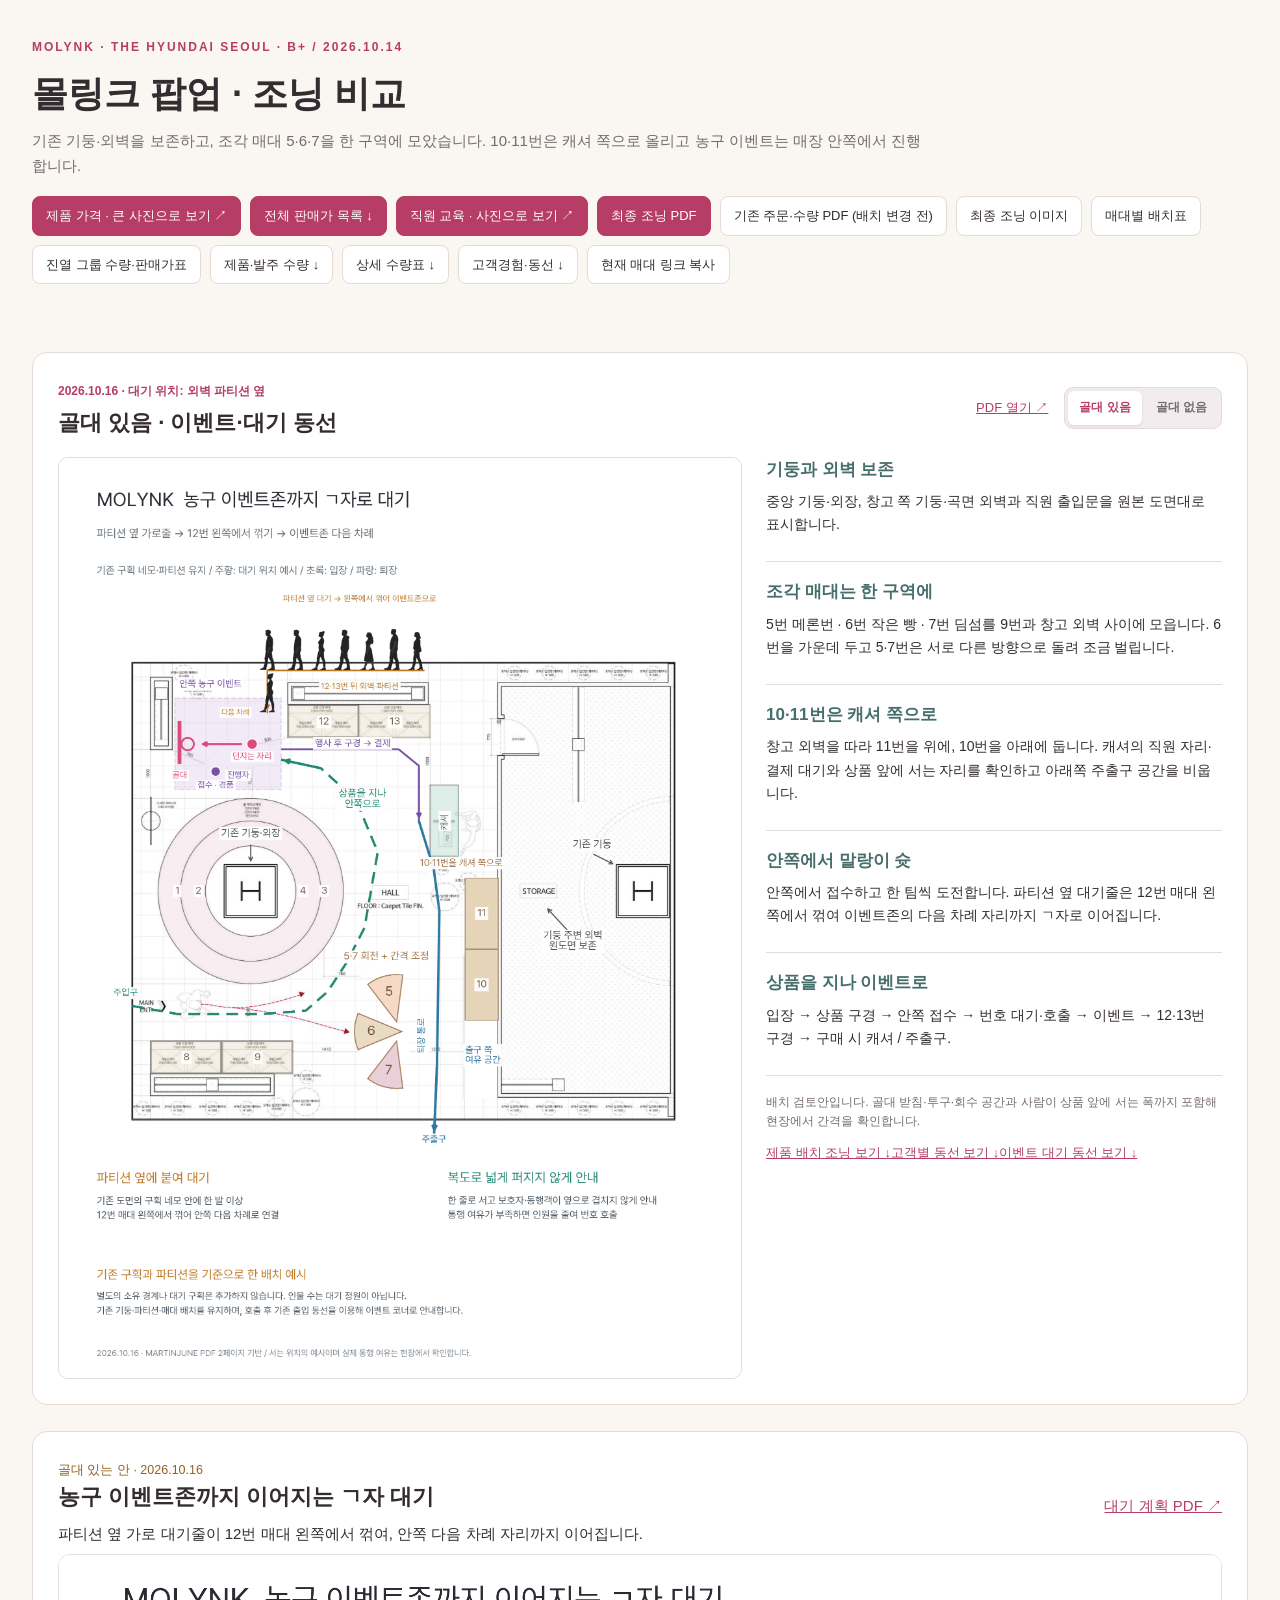
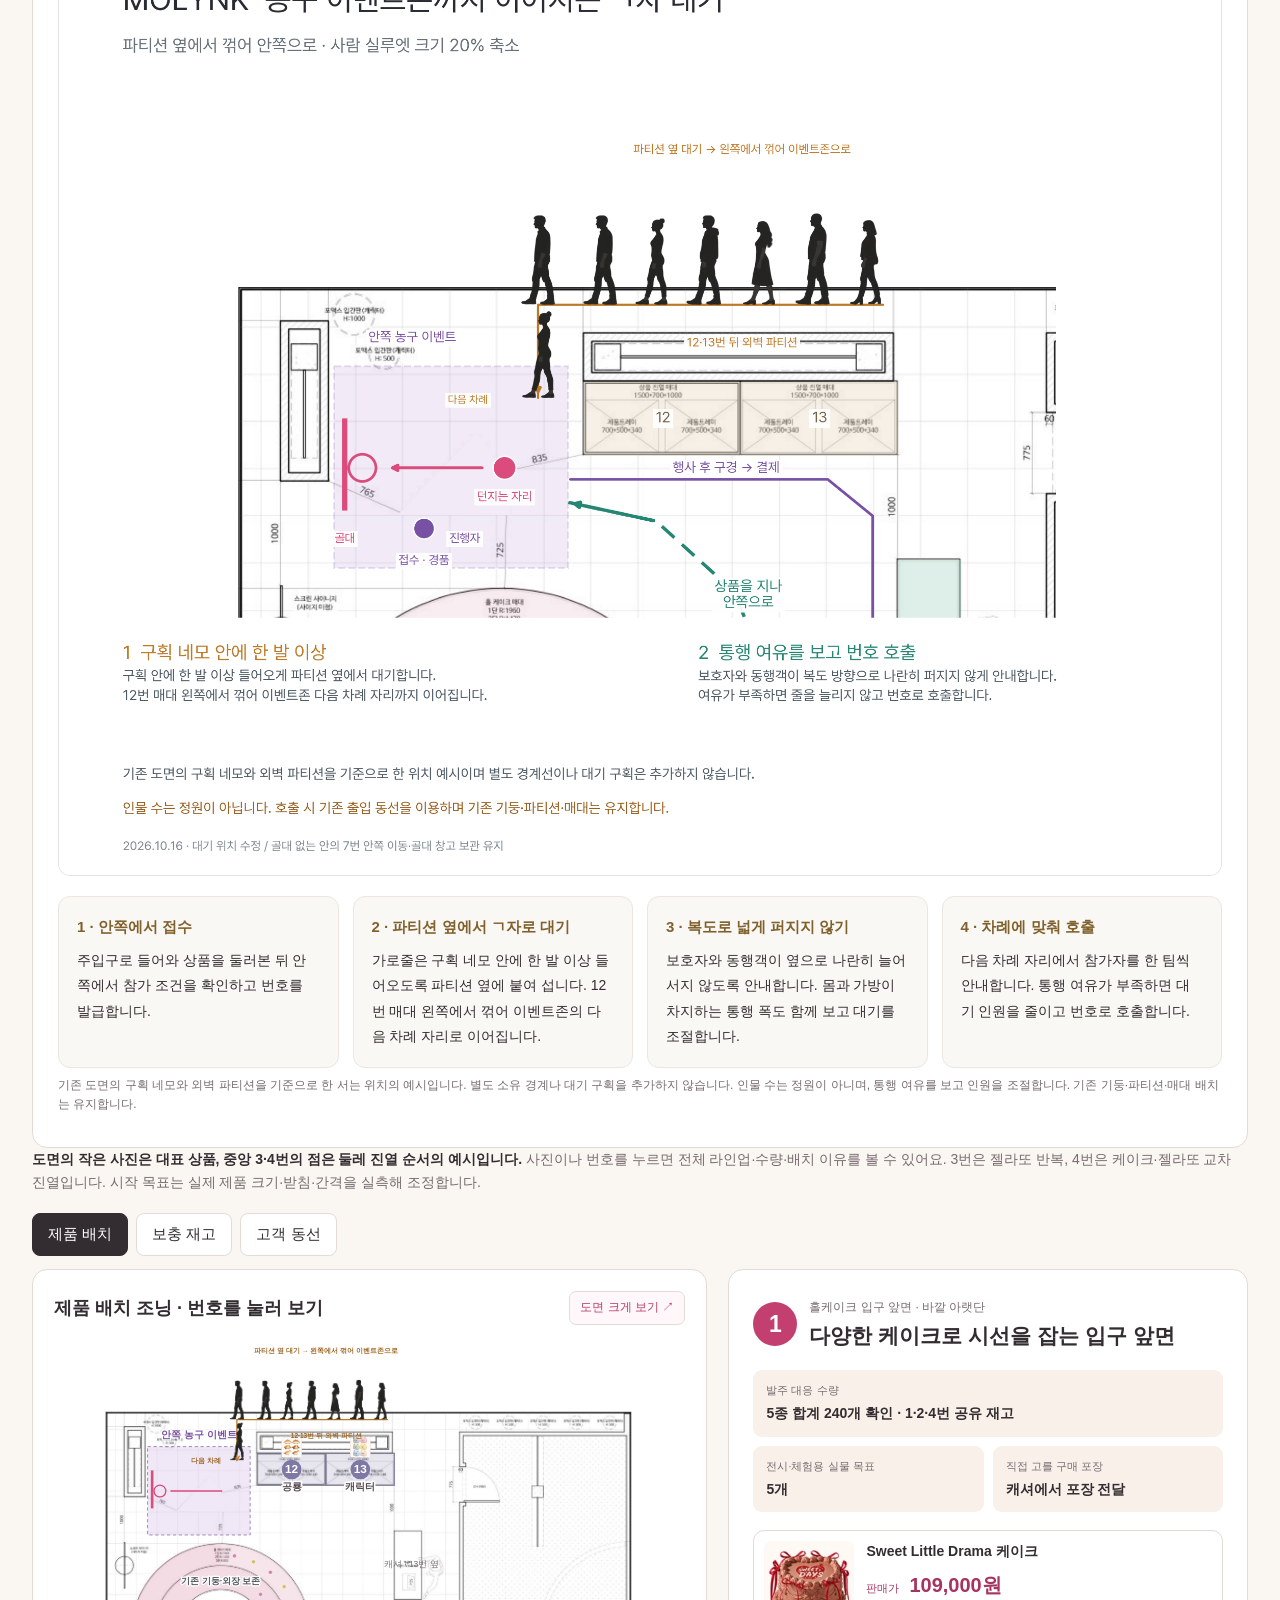
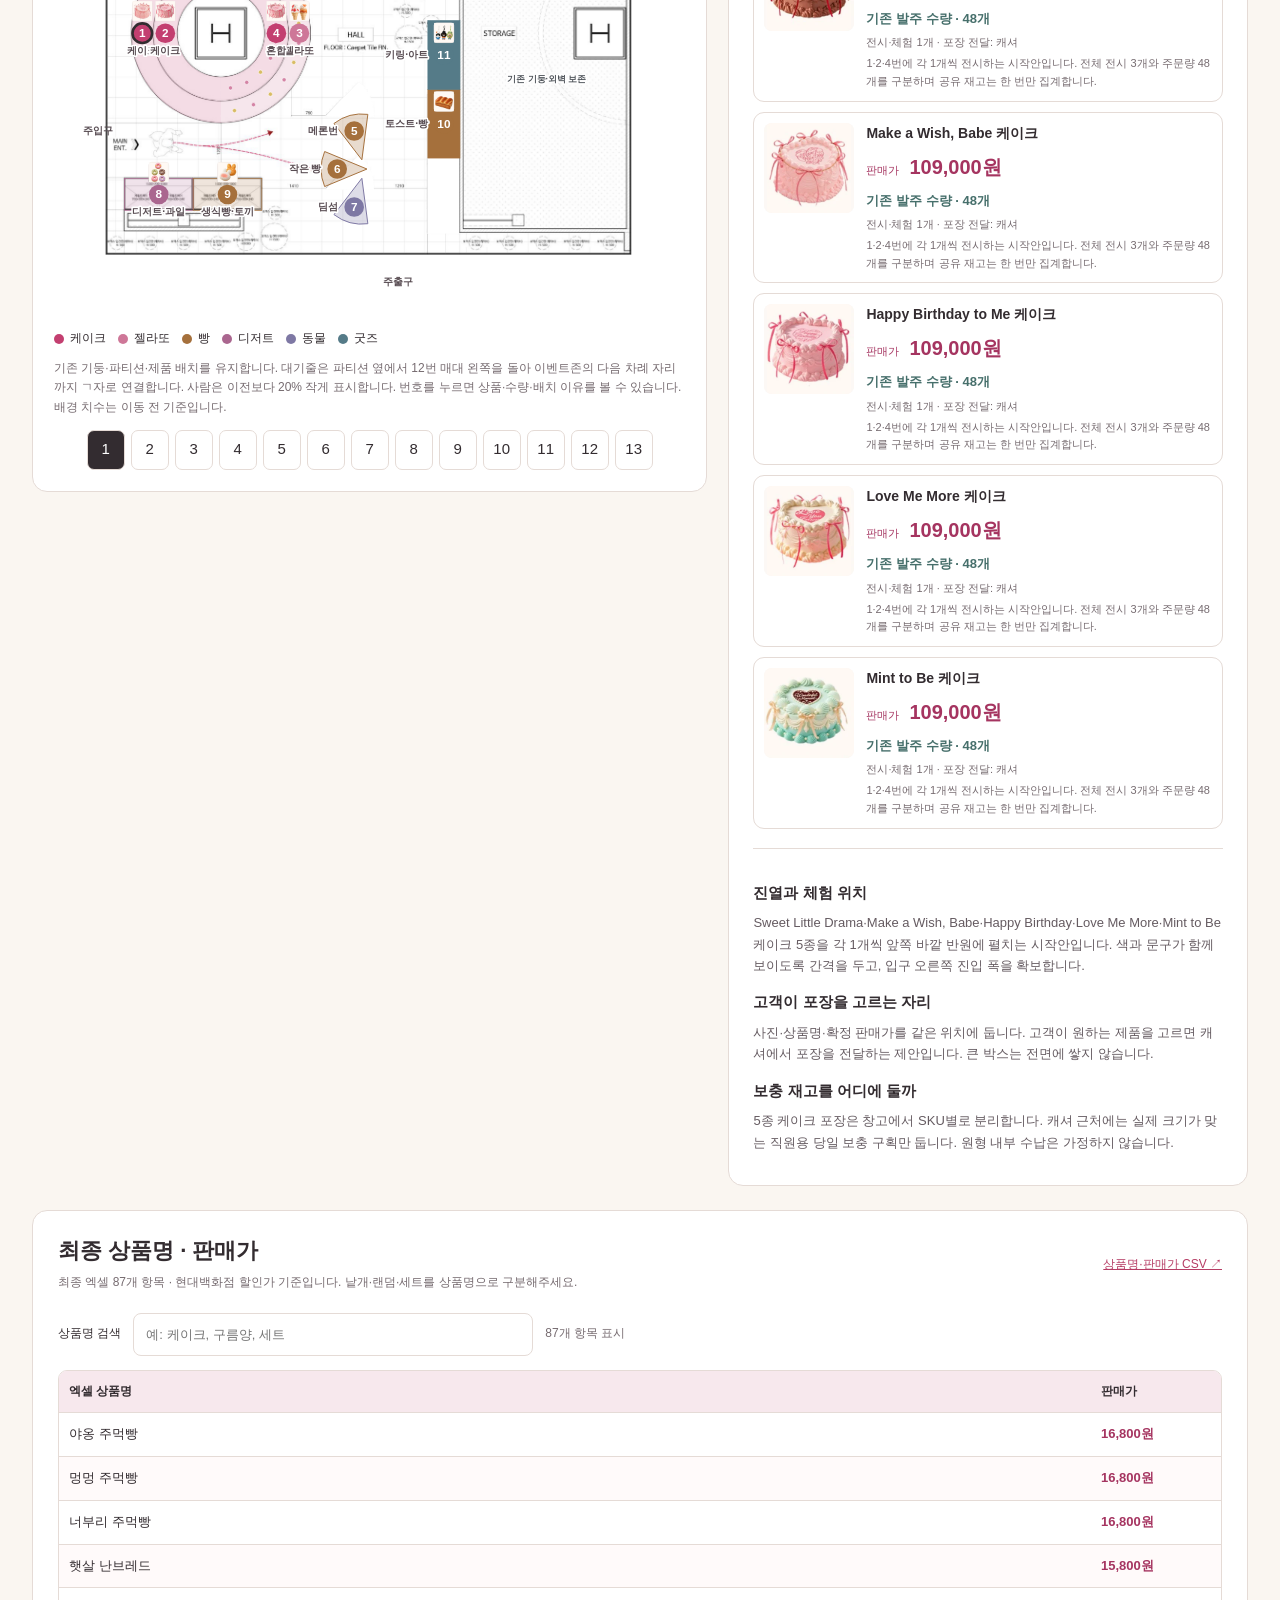
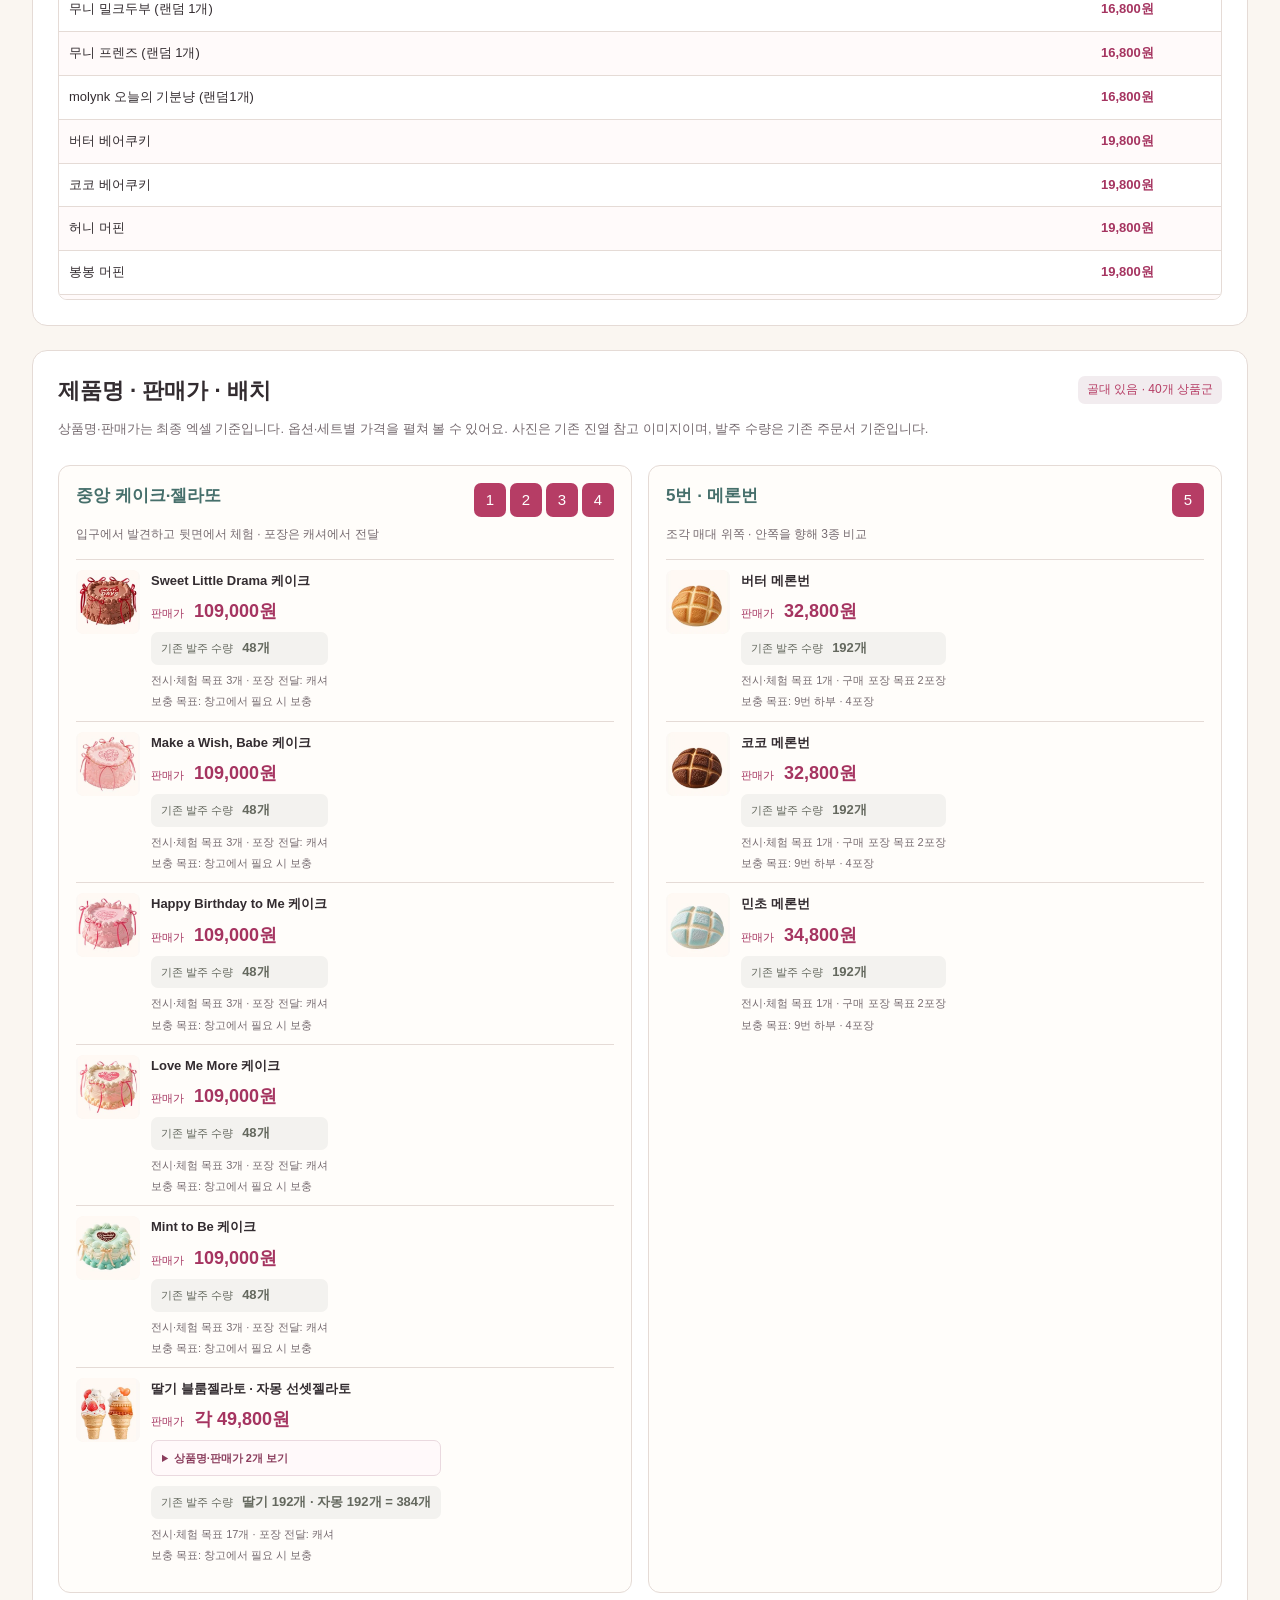
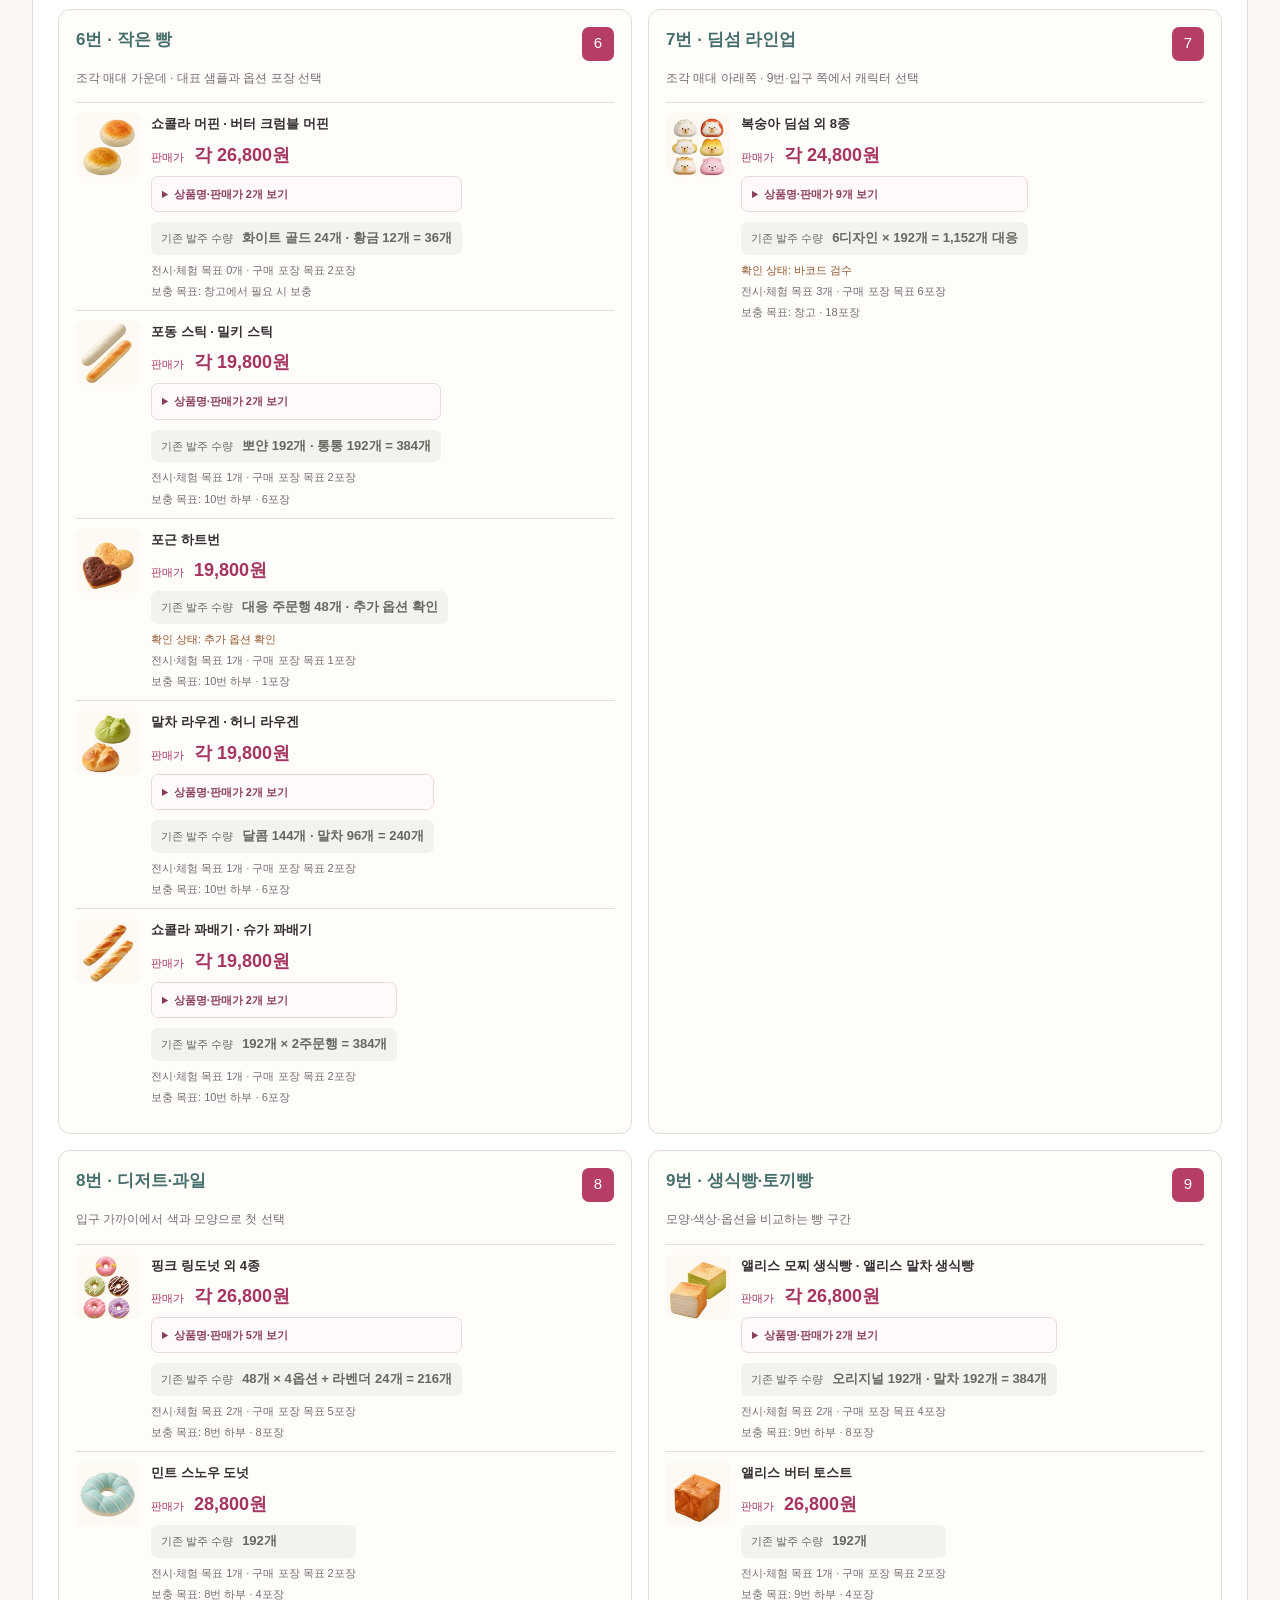
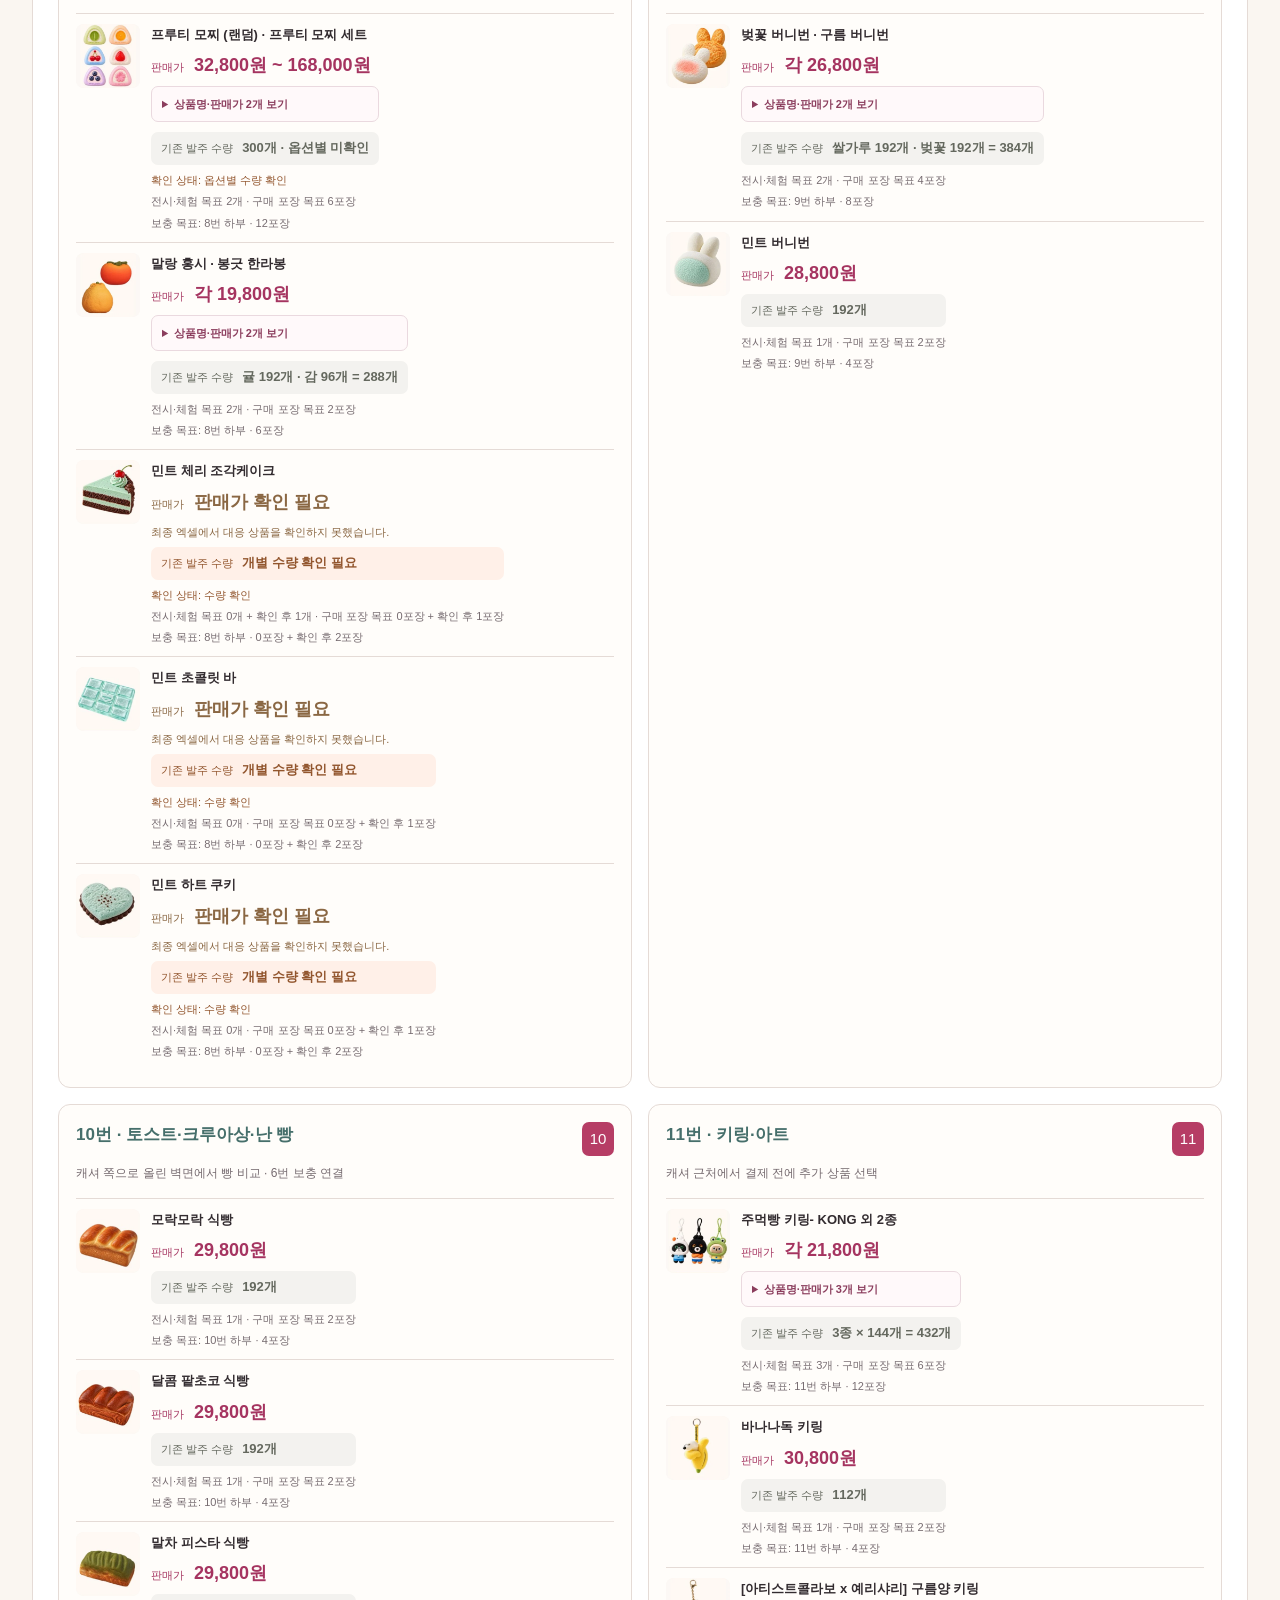
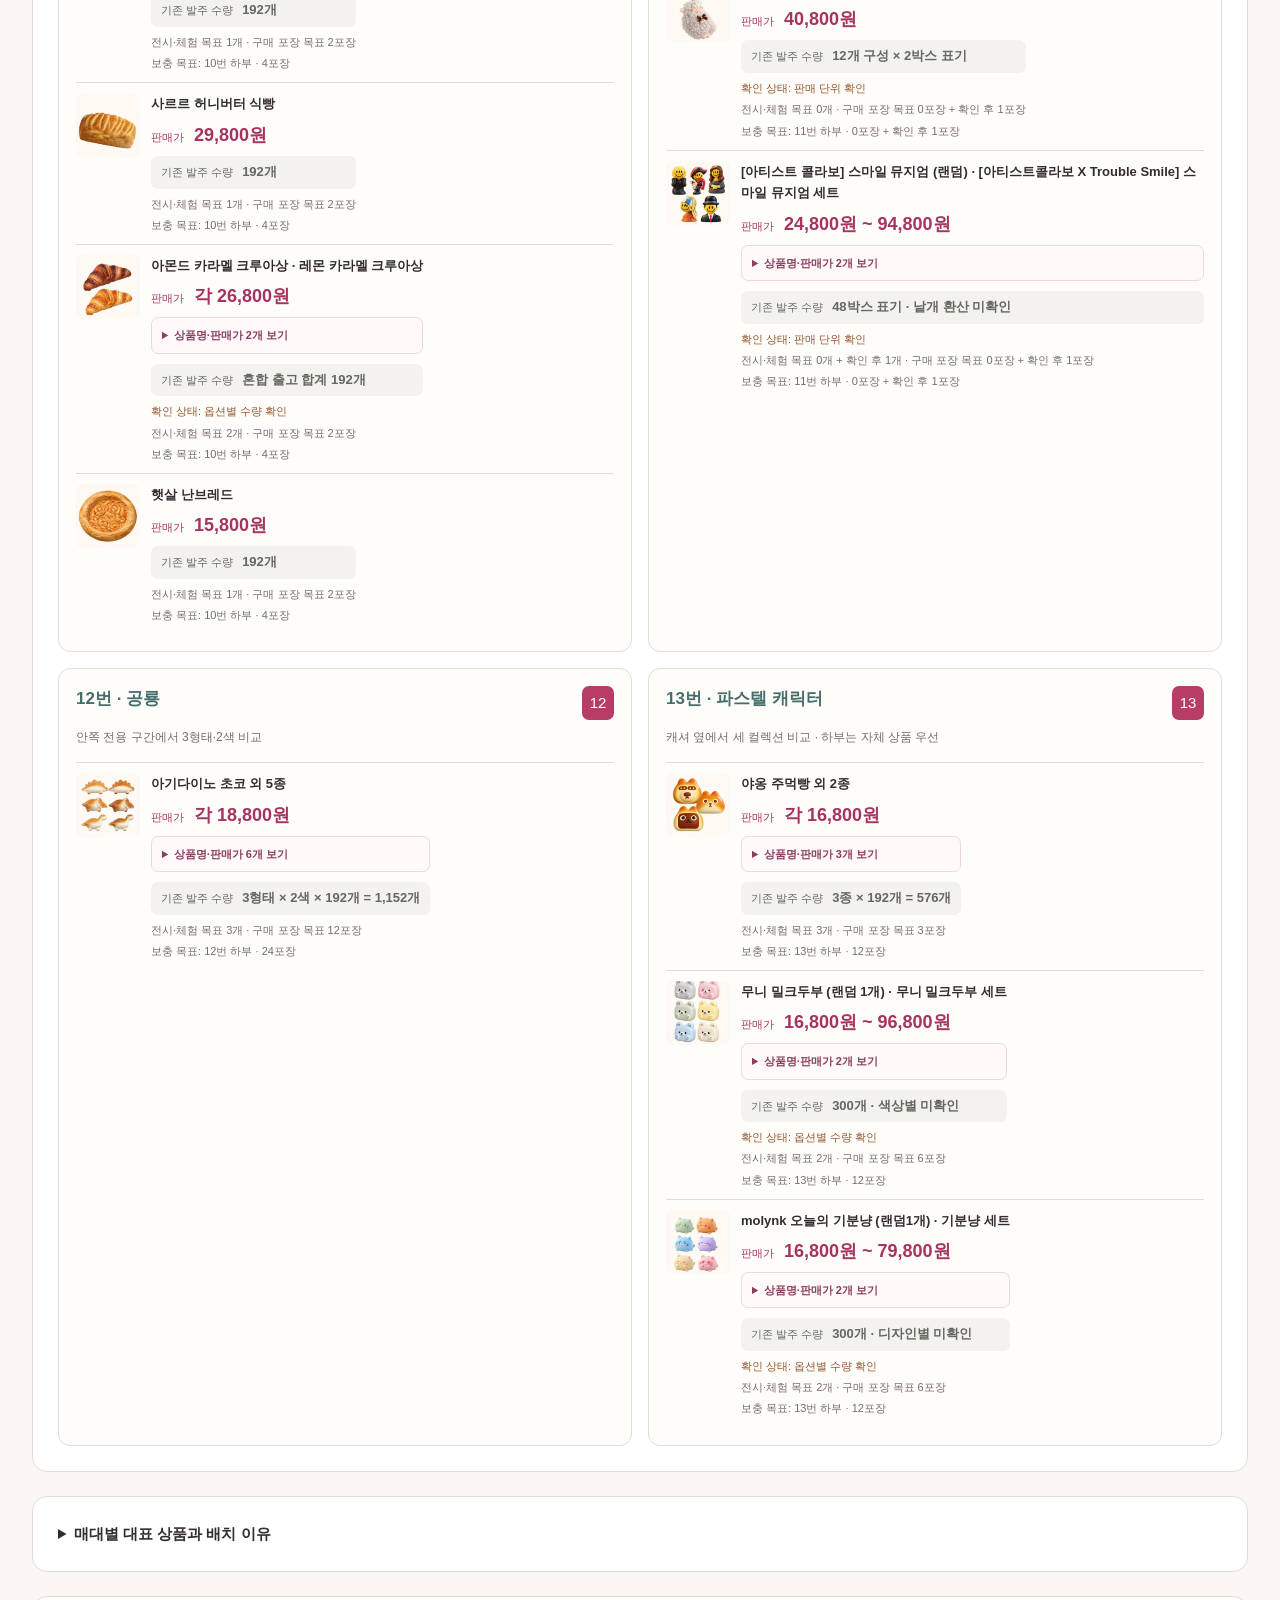
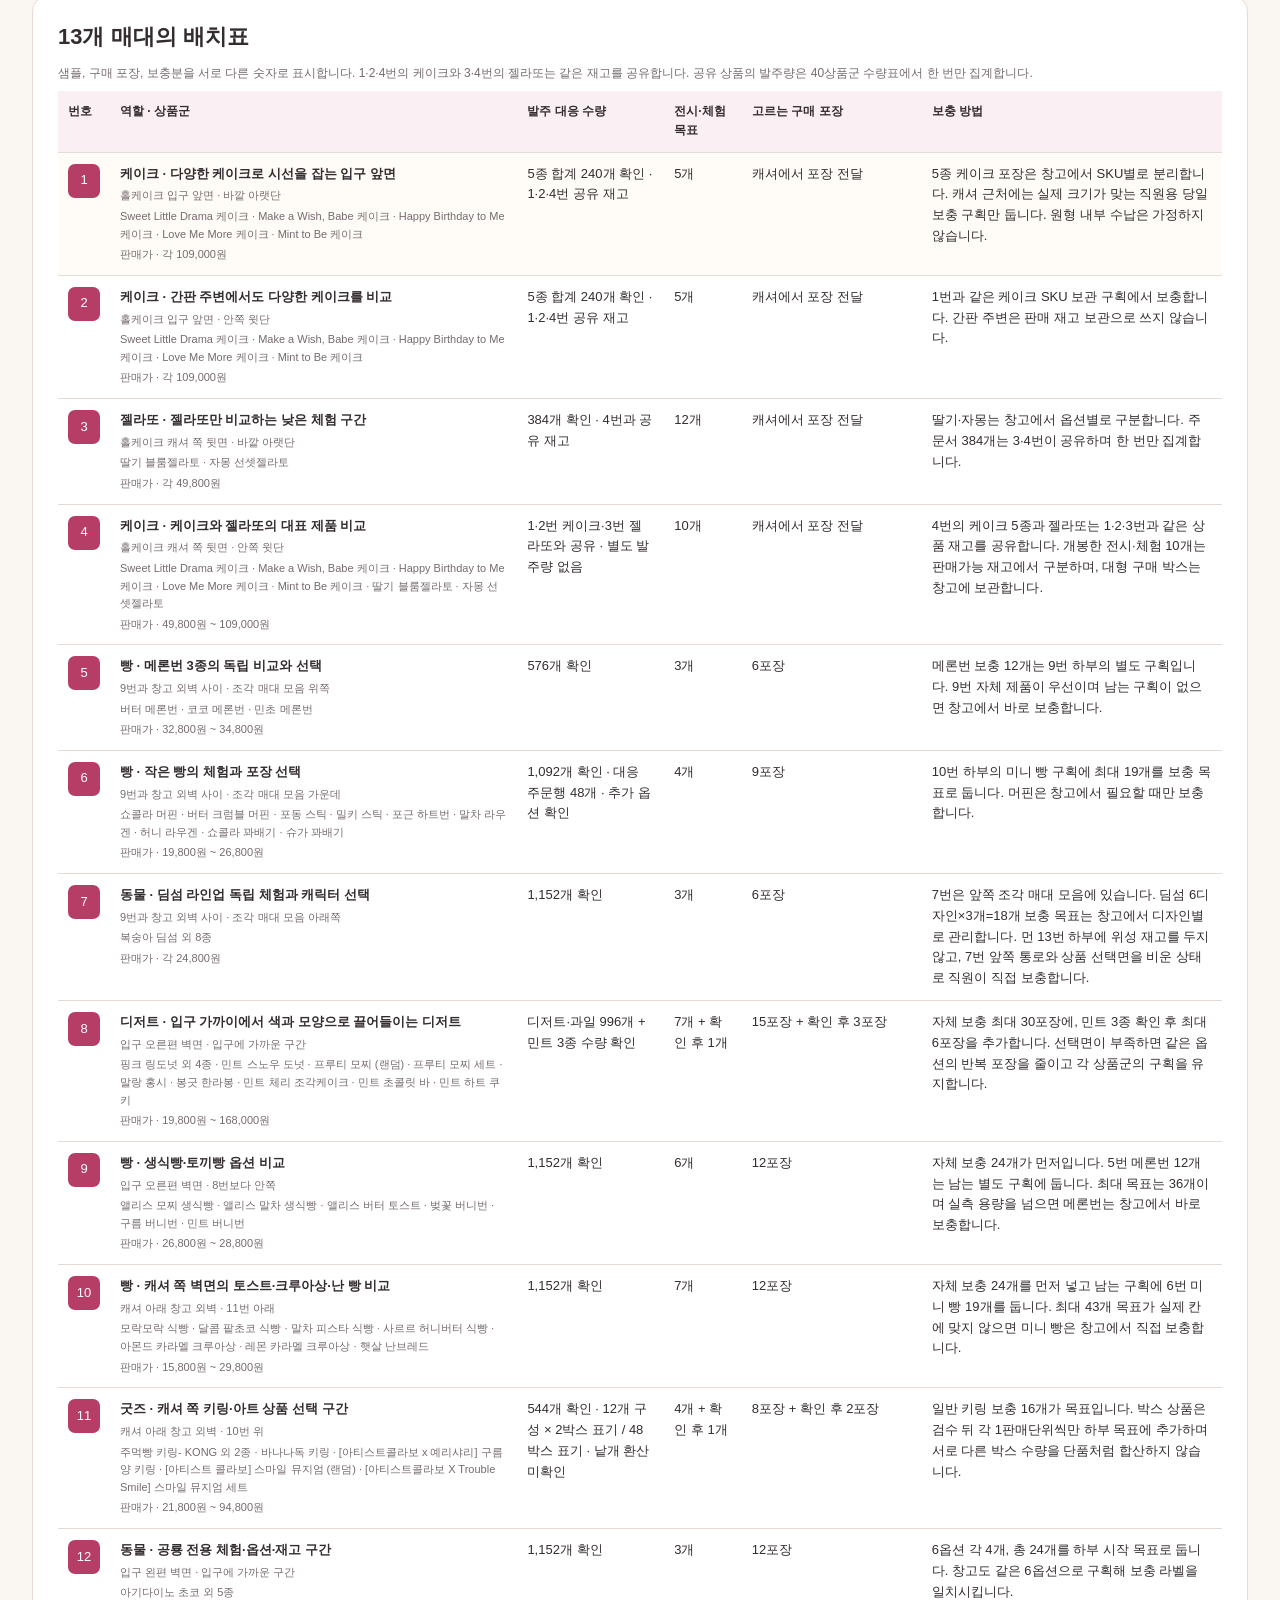
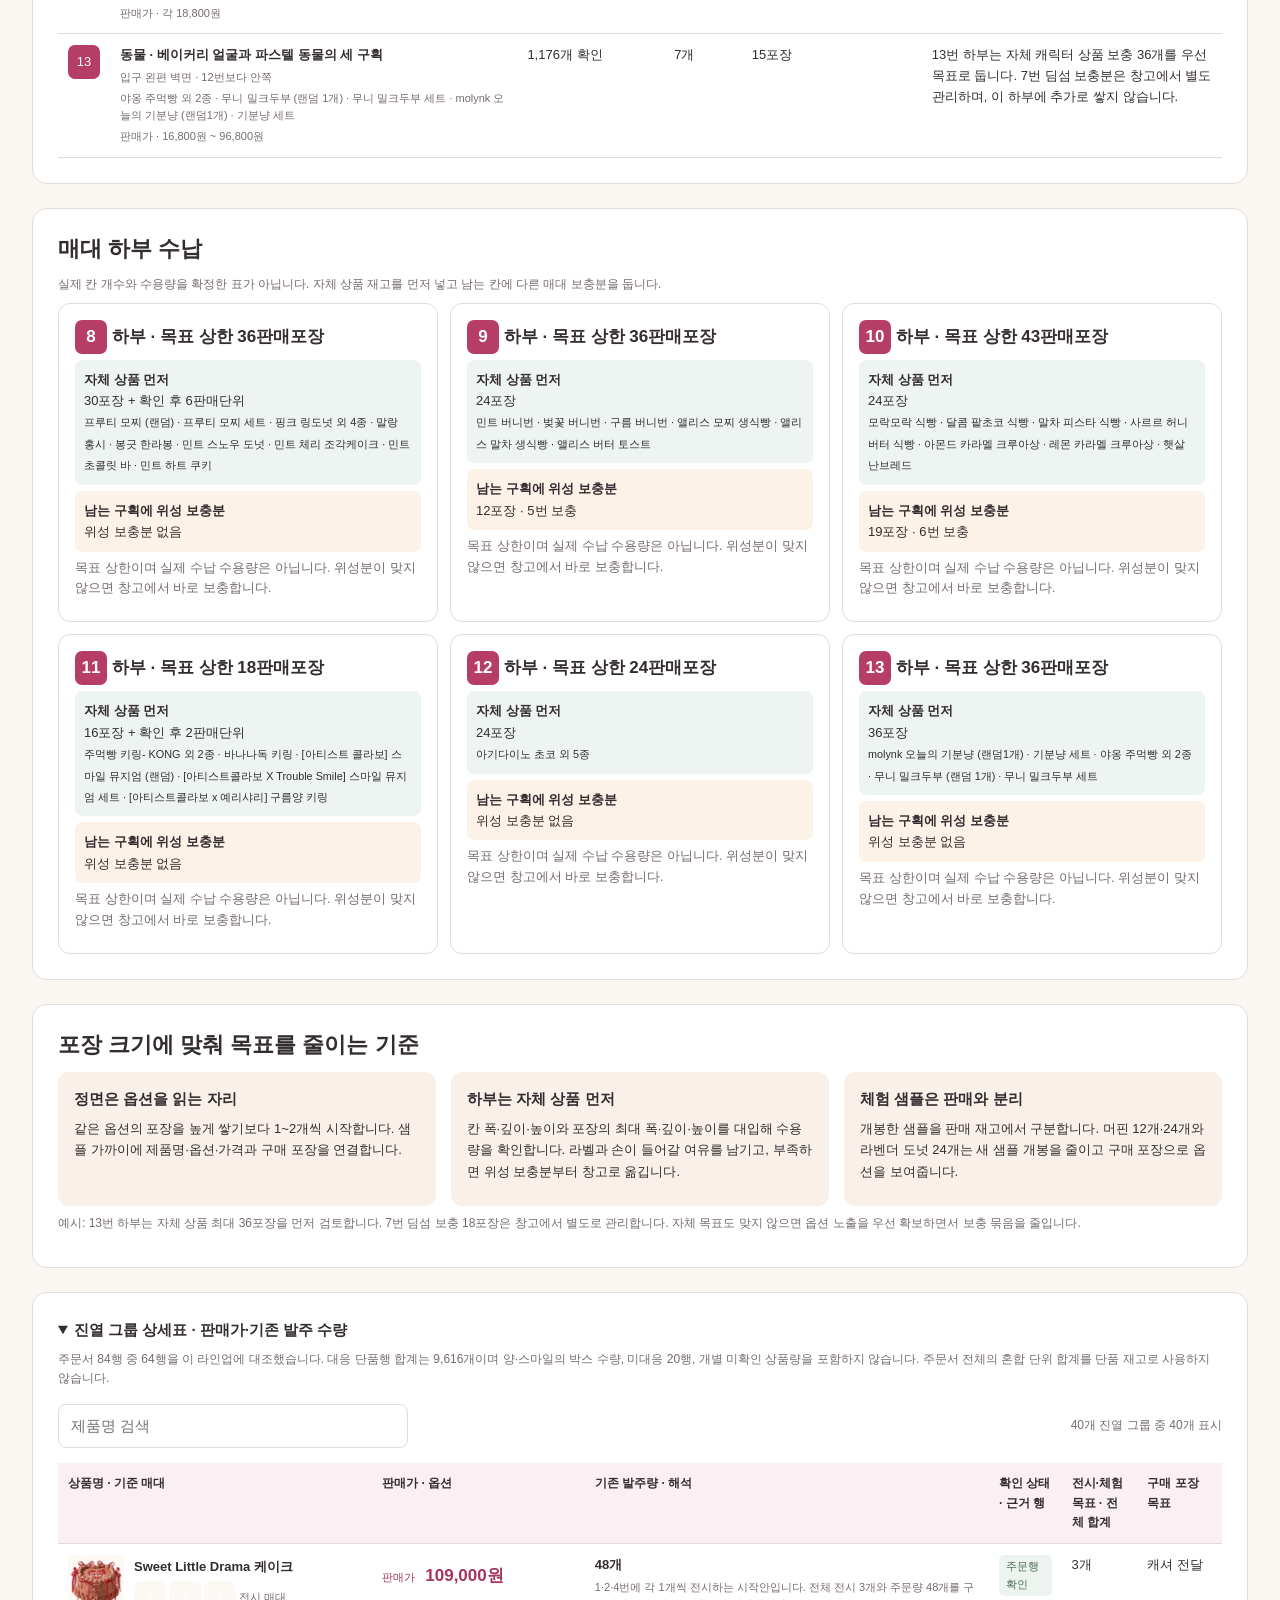
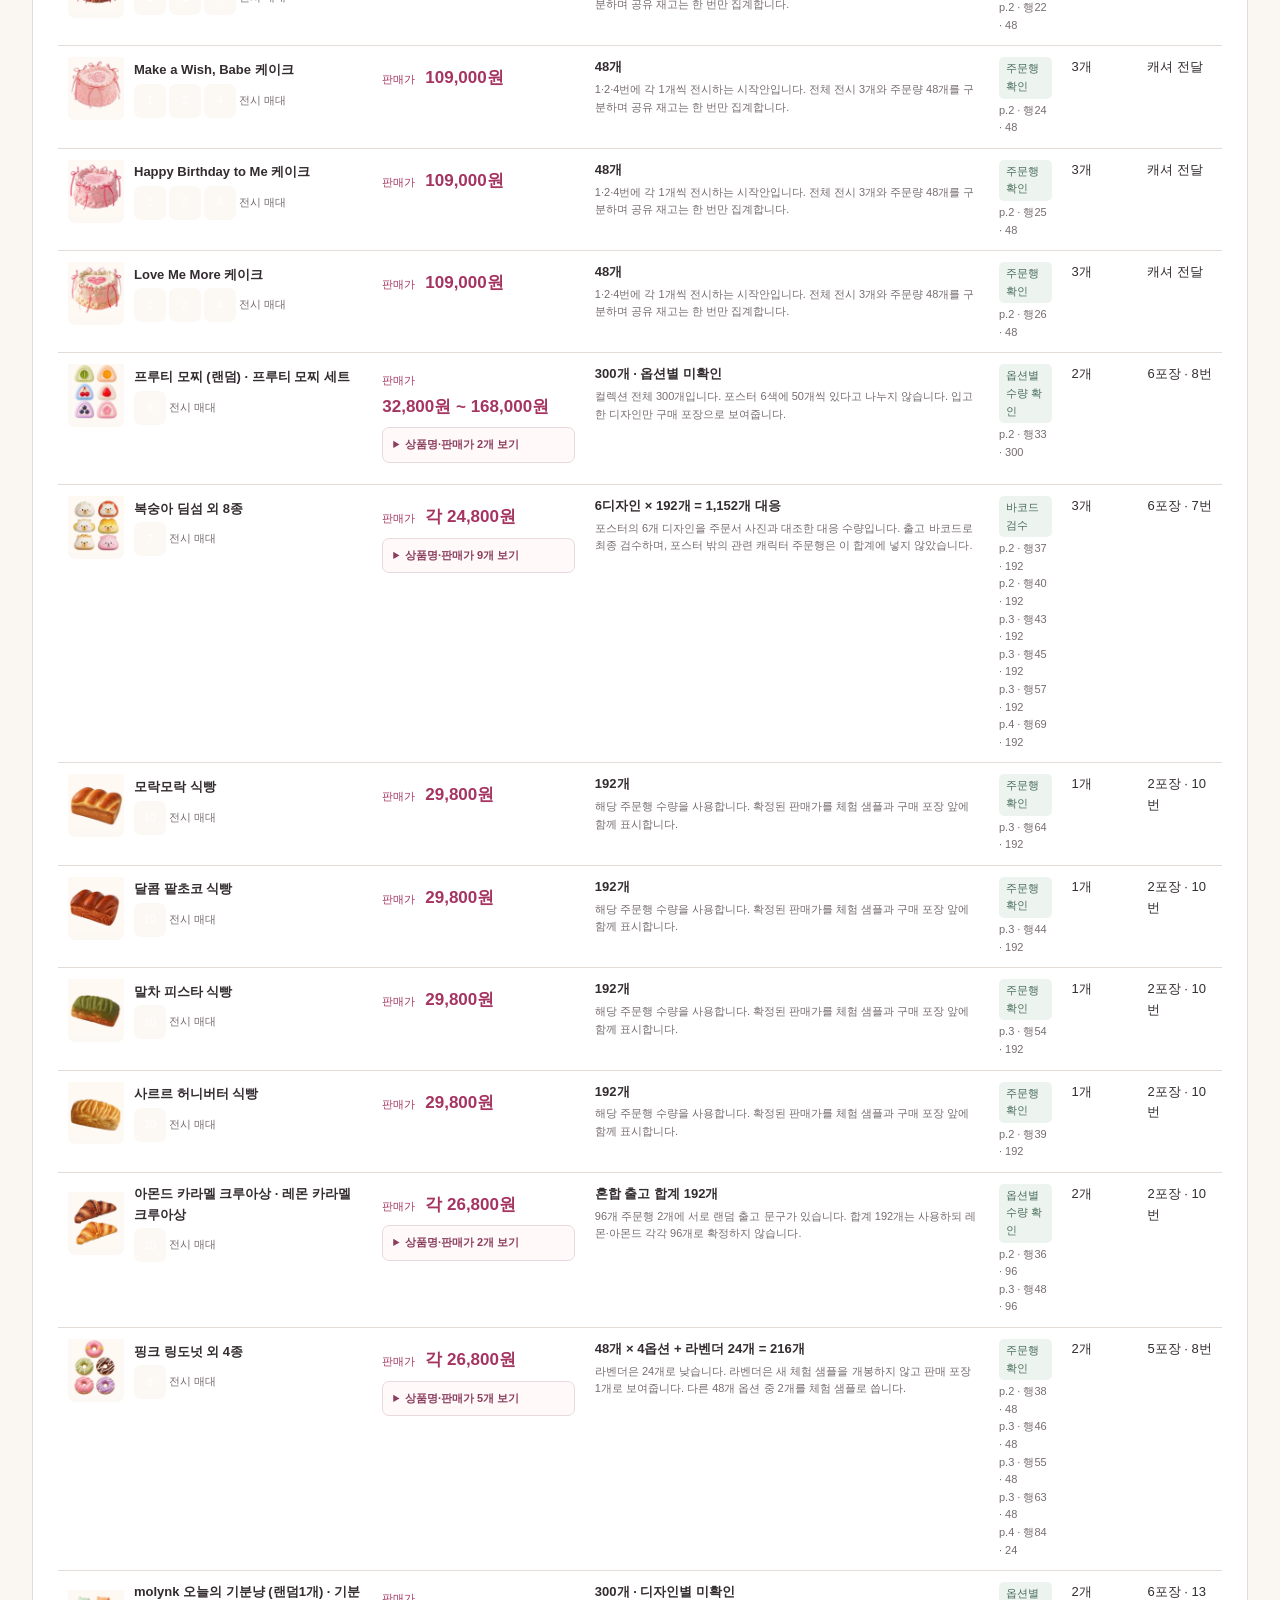
<file: zoning/b/index.html>
<!doctype html>
<html lang="ko"><head><meta charset="utf-8"><meta name="viewport" content="width=device-width,initial-scale=1"><title>몰링크 조닝 · 골대 유무와 제품 배치</title><meta name="description" content="골대 있는 안과 없는 안을 비교합니다. 기둥·외벽 보존, 13개 매대와 40개 상품 배치, 고객 동선과 보충 재고를 함께 확인합니다."><meta name="theme-color" content="#faf6f1"><meta property="og:title" content="몰링크 · 골대 유무와 제품 배치 조닝"><meta property="og:description" content="골대 있는 안과 없는 안을 비교합니다. 기둥·외벽 보존, 13개 매대와 40개 상품 배치, 고객 동선과 보충 재고를 함께 확인합니다."><meta property="og:type" content="website"><link rel="stylesheet" href="styles.css?v=20261021-v20"></head><body>
<header><div class="eyebrow">MOLYNK · THE HYUNDAI SEOUL · B+ / 2026.10.14</div><h1>몰링크 팝업 · 조닝 비교</h1><p class="intro" id="scenario-intro">기존 기둥·외벽을 보존하고, 조각 매대 5·6·7을 한 구역에 모았습니다. 10·11번은 캐셔 쪽으로 올리고 농구 이벤트는 매장 안쪽에서 진행합니다.</p><div class="toolbar"><a class="primary" href="../../prices/?v=20261021-p1">제품 가격 · 큰 사진으로 보기 ↗</a><a class="primary" href="#selling-prices">전체 판매가 목록 ↓</a><a class="primary" href="../../staff/?v=20261021-s2">직원 교육 · 사진으로 보기 ↗</a><a class="primary" href="../assets/event-queue-v16.pdf?v=20261016-v16" target="_blank" rel="noopener" data-scenario-asset="pdf">최종 조닝 PDF</a><a href="b-plan.pdf?v=9" target="_blank" rel="noopener">기존 주문·수량 PDF (배치 변경 전)</a><a href="../assets/event-queue-v16.webp?v=20261016-v16" target="_blank" rel="noopener" data-scenario-asset="image">최종 조닝 이미지</a><a href="b-placement.csv?v=20261014-v10" download data-scenario-asset="placement">매대별 배치표</a><a href="b-inventory.csv?v=20261021-v20" download>진열 그룹 수량·판매가표</a><a href="#product-zoning">제품·발주 수량 ↓</a><a href="#inventory">상세 수량표 ↓</a><a href="#customer-experience">고객경험·동선 ↓</a><button type="button" id="copy-button">현재 매대 링크 복사</button></div><p class="status" id="copy-status" role="status"></p></header>
<main><section class="section approved-zoning" id="approved-zoning" aria-labelledby="approved-title">
      <div class="approved-heading"><div><small>2026.10.16 · 대기 위치: 외벽 파티션 옆</small><h2 id="approved-title">골대 있음 · 이벤트·대기 동선</h2></div><a href="../assets/event-queue-v16.pdf?v=20261016-v16" target="_blank" rel="noopener" data-scenario-asset="pdf">PDF 열기 ↗</a><div class="scenario-menu" role="group" aria-label="농구골대 설치안"><button type="button" data-scenario="with-hoop" aria-pressed="true" class="active">골대 있음</button><button type="button" data-scenario="without-hoop" aria-pressed="false">골대 없음</button></div></div>
      <div class="approved-layout"><a class="approved-image" href="../assets/event-queue-v16.webp?v=20261016-v16" target="_blank" rel="noopener" aria-label="최종 조닝 이미지 크게 보기" data-scenario-asset="image"><img src="../assets/event-queue-v16.webp?v=20261016-v16" alt="기둥·파티션과 제품 배치를 유지합니다. 12·13번 뒤 외벽 파티션 바로 옆에 대기하며 기존 구획 네모 안에 한 발 이상 들어오도록 안내합니다." width="2100" height="2835" fetchpriority="high" id="scenario-image"></a>
      <div class="approved-copy"><article><h3>기둥과 외벽 보존</h3><p>중앙 기둥·외장, 창고 쪽 기둥·곡면 외벽과 직원 출입문을 원본 도면대로 표시합니다.</p></article><article><h3 id="scenario-slices-title">조각 매대는 한 구역에</h3><p id="scenario-slices-copy">5번 메론번 · 6번 작은 빵 · 7번 딤섬를 9번과 창고 외벽 사이에 모읍니다. 6번을 가운데 두고 5·7번은 서로 다른 방향으로 돌려 조금 벌립니다.</p></article><article><h3>10·11번은 캐셔 쪽으로</h3><p>창고 외벽을 따라 11번을 위에, 10번을 아래에 둡니다. 캐셔의 직원 자리·결제 대기와 상품 앞에 서는 자리를 확인하고 아래쪽 주출구 공간을 비웁니다.</p></article><article id="scenario-corner"><h3 id="scenario-corner-title">안쪽에서 말랑이 슛</h3><p id="scenario-corner-copy">안쪽에서 접수하고 한 팀씩 도전합니다. 파티션 옆 대기줄은 12번 매대 왼쪽에서 꺾여 이벤트존의 다음 차례 자리까지 ㄱ자로 이어집니다.</p></article><article><h3 id="scenario-flow-title">상품을 지나 이벤트로</h3><p id="scenario-flow-copy">입장 → 상품 구경 → 안쪽 접수 → 번호 대기·호출 → 이벤트 → 12·13번 구경 → 구매 시 캐셔 / 주출구.</p></article><p class="caption">배치 검토안입니다. 골대 받침·투구·회수 공간과 사람이 상품 앞에 서는 폭까지 포함해 현장에서 간격을 확인합니다.</p><a class="approved-jump" href="#product-zoning">제품 배치 조닝 보기 ↓</a><a class="approved-jump" href="#customer-experience">고객별 동선 보기 ↓</a><a href="#event-queue" class="approved-jump" data-queue-link="">이벤트 대기 동선 보기 ↓</a></div></div></section><section class="section queue-plan" id="event-queue" aria-labelledby="queue-title">
<div class="queue-heading"><div><small>골대 있는 안 · 2026.10.16</small><h2 id="queue-title">농구 이벤트존까지 이어지는 ㄱ자 대기</h2><p>파티션 옆 가로 대기줄이 12번 매대 왼쪽에서 꺾여, 안쪽 다음 차례 자리까지 이어집니다.</p></div><a data-queue-pdf href="../assets/event-queue-detail-v16.pdf?v=20261016-v16" target="_blank" rel="noopener">대기 계획 PDF ↗</a></div>
<a class="queue-image" data-queue-image href="../assets/event-queue-detail-v16.webp?v=20261016-v16" target="_blank" rel="noopener"><img src="../assets/event-queue-detail-v16.webp?v=20261016-v16" alt="20% 작아진 사람 실루엣이 파티션 옆에서 이벤트존 다음 차례 자리까지 ㄱ자로 줄 선 배치 예시." width="2280" height="1805" loading="lazy"></a>
<div class="queue-steps"><article><b>1 · 안쪽에서 접수</b><p>주입구로 들어와 상품을 둘러본 뒤 안쪽에서 참가 조건을 확인하고 번호를 발급합니다.</p></article><article><b>2 · 파티션 옆에서 ㄱ자로 대기</b><p>가로줄은 구획 네모 안에 한 발 이상 들어오도록 파티션 옆에 붙여 섭니다. 12번 매대 왼쪽에서 꺾어 이벤트존의 다음 차례 자리로 이어집니다.</p></article><article><b>3 · 복도로 넓게 퍼지지 않기</b><p>보호자와 동행객이 옆으로 나란히 늘어서지 않도록 안내합니다. 몸과 가방이 차지하는 통행 폭도 함께 보고 대기를 조절합니다.</p></article><article><b>4 · 차례에 맞춰 호출</b><p>다음 차례 자리에서 참가자를 한 팀씩 안내합니다. 통행 여유가 부족하면 대기 인원을 줄이고 번호로 호출합니다.</p></article></div>
<p class="caption">기존 도면의 구획 네모와 외벽 파티션을 기준으로 한 서는 위치의 예시입니다. 별도 소유 경계나 대기 구획을 추가하지 않습니다. 인물 수는 정원이 아니며, 통행 여유를 보고 인원을 조절합니다. 기존 기둥·파티션·매대 배치는 유지합니다.</p>
</section><p class="preview-intro"><b>도면의 작은 사진은 대표 상품, 중앙 3·4번의 점은 둘레 진열 순서의 예시입니다.</b> 사진이나 번호를 누르면 전체 라인업·수량·배치 이유를 볼 수 있어요. 3번은 젤라또 반복, 4번은 케이크·젤라또 교차 진열입니다. 시작 목표는 실제 제품 크기·받침·간격을 실측해 조정합니다.</p>
<div class="tabs" role="group" aria-label="매대 보기 모드"><button type="button" class="active" data-mode="products" aria-pressed="true">제품 배치</button><button type="button" data-mode="stock" aria-pressed="false">보충 재고</button><button type="button" data-mode="flow" aria-pressed="false">고객 동선</button></div>
<div class="workspace"><div class="card map" id="map-card"><div class="map-heading"><h2>제품 배치 조닝 · 번호를 눌러 보기</h2><button type="button" id="map-expand">도면 크게 보기 ↗</button></div><svg xmlns="http://www.w3.org/2000/svg" id="floor-map" viewbox="0 0 965 825" role="img" aria-label="기둥·파티션과 제품 배치를 유지합니다. 12·13번 뒤 외벽 파티션 바로 옆에 대기하며 기존 구획 네모 안에 한 발 이상 들어오도록 안내합니다."><defs><marker id="v9-arrow" viewbox="0 0 10 10" refx="9" refy="5" markerwidth="7" markerheight="7" orient="auto-start-reverse"><path d="M0 0L10 5L0 10Z" fill="#258773"></path></marker><marker id="v9-exit" viewbox="0 0 10 10" refx="9" refy="5" markerwidth="7" markerheight="7" orient="auto-start-reverse"><path d="M0 0L10 5L0 10Z" fill="#2e78a1"></path></marker></defs><image class="fixed-structure-plan" href="../assets/source-floor-v9.webp?v=20261014-v9" x="78.91" y="49.27" width="803.33" height="676.82" preserveaspectratio="none"></image><path class="relocated-fixture-mask" d="M186.89 201.27 L238.04 148.30 A73.64 73.64 0 0 1 260.53 201.66 Z" fill="white" stroke="white" stroke-width="1.2"></path><path class="relocated-fixture-mask" d="M414.95 514.31 L466.10 461.34 A73.64 73.64 0 0 1 488.59 514.70 Z" fill="white" stroke="white" stroke-width="1.2"></path><path class="relocated-fixture-mask" d="M414.95 626.03 L466.10 573.06 A73.64 73.64 0 0 1 488.59 626.42 Z" fill="white" stroke="white" stroke-width="1.2"></path><rect class="relocated-fixture-mask" x="570.35" y="480.85" width="49" height="213.15" fill="white"></rect><g class="station" data-id="1" tabindex="0" role="button" aria-pressed="false" aria-label="1번 다양한 케이크로 시선을 잡는 입구 앞면"><path d="M255.00 524.95 A137.20 137.20 0 0 1 255.00 250.55 L255.00 284.85 A102.90 102.90 0 0 0 255.00 490.65 Z" fill="#c33f70" fill-opacity=".18" class="station-shape"></path><title>홀케이크 입구 앞면 · 바깥 아랫단 · 1·2번 모두 케이크 5종을 보여줍니다. 1번은 넓은 바깥 반원을 채우고, 2번은 간판 주변 여백을 살려 안쪽 반원에 전시합니다.</title><rect class="map-icon-bg" x="119.95" y="338.75" width="30" height="30" rx="4" fill="#fcf8f4" stroke="#e5dbd6"></rect><image class="map-product" href="../map-products/nice.webp" x="119.95" y="338.75" width="30" height="30" preserveaspectratio="xMidYMid meet"></image><circle class="pin" cx="134.95" cy="387.75" r="15" fill="#c33f70"></circle><text class="pin-number map-number" x="134.95" y="393.75" text-anchor="middle">1</text></g><g class="station" data-id="2" tabindex="0" role="button" aria-pressed="false" aria-label="2번 간판 주변에서도 다양한 케이크를 비교"><path d="M255.00 490.65 A102.90 102.90 0 0 1 255.00 284.85 L255.00 320.90 A66.85 66.85 0 0 0 255.00 454.60 Z" fill="#c33f70" fill-opacity=".18" class="station-shape"></path><title>홀케이크 입구 앞면 · 안쪽 윗단 · 2번도 한 종류에 한정하지 않고 케이크 5종을 비교하게 합니다. 간판 시야와 제품 간격에 맞춰 노출량을 조정합니다.</title><rect class="map-icon-bg" x="155.12" y="338.75" width="30" height="30" rx="4" fill="#fcf8f4" stroke="#e5dbd6"></rect><image class="map-product" href="../map-products/birthday.webp" x="155.12" y="338.75" width="30" height="30" preserveaspectratio="xMidYMid meet"></image><circle class="pin" cx="170.12" cy="387.75" r="15" fill="#c33f70"></circle><text class="pin-number map-number" x="170.12" y="393.75" text-anchor="middle">2</text></g><g class="station" data-id="3" tabindex="0" role="button" aria-pressed="false" aria-label="3번 젤라또만 비교하는 낮은 체험 구간"><path d="M255.00 250.55 A137.20 137.20 0 0 1 255.00 524.95 L255.00 490.65 A102.90 102.90 0 0 0 255.00 284.85 Z" fill="#ce7798" fill-opacity=".18" class="station-shape"></path><circle class="ring-dp-marker" cx="275.85" cy="269.52" r="3.2" fill="#d484a5" stroke="white" stroke-width=".8"></circle><circle class="ring-dp-marker" cx="304.87" cy="278.55" r="3.2" fill="#d9bc65" stroke="white" stroke-width=".8"></circle><circle class="ring-dp-marker" cx="330.70" cy="294.57" r="3.2" fill="#d484a5" stroke="white" stroke-width=".8"></circle><circle class="ring-dp-marker" cx="351.67" cy="316.57" r="3.2" fill="#d9bc65" stroke="white" stroke-width=".8"></circle><circle class="ring-dp-marker" cx="366.45" cy="343.13" r="3.2" fill="#d484a5" stroke="white" stroke-width=".8"></circle><circle class="ring-dp-marker" cx="374.08" cy="372.55" r="3.2" fill="#d9bc65" stroke="white" stroke-width=".8"></circle><circle class="ring-dp-marker" cx="374.08" cy="402.95" r="3.2" fill="#d484a5" stroke="white" stroke-width=".8"></circle><circle class="ring-dp-marker" cx="366.45" cy="432.37" r="3.2" fill="#d9bc65" stroke="white" stroke-width=".8"></circle><circle class="ring-dp-marker" cx="351.67" cy="458.93" r="3.2" fill="#d484a5" stroke="white" stroke-width=".8"></circle><circle class="ring-dp-marker" cx="330.70" cy="480.93" r="3.2" fill="#d9bc65" stroke="white" stroke-width=".8"></circle><circle class="ring-dp-marker" cx="304.87" cy="496.95" r="3.2" fill="#d484a5" stroke="white" stroke-width=".8"></circle><circle class="ring-dp-marker" cx="275.85" cy="505.98" r="3.2" fill="#d9bc65" stroke="white" stroke-width=".8"></circle><title>홀케이크 캐셔 쪽 뒷면 · 바깥 아랫단 · 중앙 뒷면 아랫단은 젤라또 전용 체험으로, 윗단 4번은 케이크와 젤라또를 섞어 보여줍니다.</title><rect class="map-icon-bg" x="360.05" y="338.75" width="30" height="30" rx="4" fill="#fcf8f4" stroke="#e5dbd6"></rect><image class="map-product" href="../map-products/gelato.webp" x="360.05" y="338.75" width="30" height="30" preserveaspectratio="xMidYMid meet"></image><circle class="pin" cx="375.05" cy="387.75" r="15" fill="#ce7798"></circle><text class="pin-number map-number" x="375.05" y="393.75" text-anchor="middle">3</text></g><g class="station" data-id="4" tabindex="0" role="button" aria-pressed="false" aria-label="4번 케이크와 젤라또의 대표 제품 비교"><path d="M255.00 284.85 A102.90 102.90 0 0 1 255.00 490.65 L255.00 454.60 A66.85 66.85 0 0 0 255.00 320.90 Z" fill="#c33f70" fill-opacity=".18" class="station-shape"></path><circle class="ring-dp-marker" cx="269.74" cy="304.16" r="3.2" fill="#d484a5" stroke="white" stroke-width=".8"></circle><circle class="ring-dp-marker" cx="294.56" cy="312.66" r="3.2" fill="#d484a5" stroke="white" stroke-width=".8"></circle><circle class="ring-dp-marker" cx="315.59" cy="328.32" r="3.2" fill="#d484a5" stroke="white" stroke-width=".8"></circle><circle class="ring-dp-marker" cx="330.85" cy="349.66" r="3.2" fill="#d9bc65" stroke="white" stroke-width=".8"></circle><circle class="ring-dp-marker" cx="338.86" cy="374.64" r="3.2" fill="#d484a5" stroke="white" stroke-width=".8"></circle><circle class="ring-dp-marker" cx="338.86" cy="400.86" r="3.2" fill="#d484a5" stroke="white" stroke-width=".8"></circle><circle class="ring-dp-marker" cx="330.85" cy="425.84" r="3.2" fill="#d484a5" stroke="white" stroke-width=".8"></circle><circle class="ring-dp-marker" cx="315.59" cy="447.18" r="3.2" fill="#d9bc65" stroke="white" stroke-width=".8"></circle><circle class="ring-dp-marker" cx="294.56" cy="462.84" r="3.2" fill="#d484a5" stroke="white" stroke-width=".8"></circle><circle class="ring-dp-marker" cx="269.74" cy="471.34" r="3.2" fill="#d484a5" stroke="white" stroke-width=".8"></circle><title>홀케이크 캐셔 쪽 뒷면 · 안쪽 윗단 · 앞에서 케이크를 발견한 고객이 뒷면에서 촉감과 가격을 확인해 대표 제품 구매로 이어지게 합니다.</title><rect class="map-icon-bg" x="324.88" y="338.75" width="30" height="30" rx="4" fill="#fcf8f4" stroke="#e5dbd6"></rect><image class="map-product" href="../map-products/birthday.webp" x="324.88" y="338.75" width="30" height="30" preserveaspectratio="xMidYMid meet"></image><circle class="pin" cx="339.88" cy="387.75" r="15" fill="#c33f70"></circle><text class="pin-number map-number" x="339.88" y="393.75" text-anchor="middle">4</text></g><g class="station" data-id="5" tabindex="0" role="button" aria-pressed="false" aria-label="5번 메론번 3종의 독립 비교와 선택"><path d="M470.52 581.17 L427.90 525.63 A70.00 70.00 0 0 1 479.65 511.77 Z" fill="#a5703c" fill-opacity=".25" stroke="#a5703c" stroke-width="1.5" class="station-shape"></path><title>9번과 10·11번 사이 · 조각 매대 모음 위쪽 · 5·6·7번을 한 구역에 모으고 5번은 안쪽으로 약 30도 돌린 검토안입니다. 고객은 매대 바깥길로 이동하며 오른쪽 퇴장 통로를 확보합니다.</title><circle class="pin" cx="458.74" cy="537.22" r="15" fill="#a5703c"></circle><text class="pin-number map-number" x="458.74" y="543.22" text-anchor="middle">5</text></g><g class="station" data-id="6" tabindex="0" role="button" aria-pressed="false" aria-label="6번 작은 빵의 체험과 포장 선택"><path d="M478.30 595.30 L413.63 622.09 A70.00 70.00 0 0 1 413.63 568.51 Z" fill="#a5703c" fill-opacity=".25" stroke="#a5703c" stroke-width="1.5" class="station-shape"></path><title>9번과 10·11번 사이 · 조각 매대 모음 가운데 · 6번은 조각 매대 모음 가운데에서 작은 빵 진열을 유지합니다. 매대 사이의 작은 틈은 가구 분리 여백이며 고객 통로로 쓰지 않습니다.</title><circle class="pin" cx="432.80" cy="595.30" r="15" fill="#a5703c"></circle><text class="pin-number map-number" x="432.80" y="601.30" text-anchor="middle">6</text></g><g class="station" data-id="7" tabindex="0" role="button" aria-pressed="false" aria-label="7번 딤섬 라인업 독립 체험과 캐릭터 선택"><path d="M470.52 609.43 L479.65 678.83 A70.00 70.00 0 0 1 427.90 664.97 Z" fill="#7e78a4" fill-opacity=".25" stroke="#7e78a4" stroke-width="1.5" class="station-shape"></path><title>9번과 10·11번 사이 · 조각 매대 모음 아래쪽 · 기존 안쪽 코너에서 조각 매대 모음으로 이동합니다. 7번은 9번·입구 쪽으로 약 30도 돌리고, 비워진 코너에 미니 농구 이벤트를 배치합니다.</title><circle class="pin" cx="458.74" cy="653.38" r="15" fill="#7e78a4"></circle><text class="pin-number map-number" x="458.74" y="659.38" text-anchor="middle">7</text></g><g class="station" data-id="8" tabindex="0" role="button" aria-pressed="false" aria-label="8번 입구 가까이에서 색과 모양으로 끌어들이는 디저트"><rect x="107.65" y="609.65" width="105.00" height="49.00" fill="#aa668f" fill-opacity=".18" stroke="#aa668f" stroke-width="1" class="station-shape"></rect><title>입구 오른편 벽면 · 입구에 가까운 구간 · 11번의 예쁜 디저트 구성을 8번으로 옮겨 입장 직후 발견·체험·첫 구매를 연결합니다.</title><rect class="map-icon-bg" x="145.15" y="585.15" width="30" height="30" rx="4" fill="#fcf8f4" stroke="#e5dbd6"></rect><image class="map-product" href="../map-products/donuts.webp" x="145.15" y="585.15" width="30" height="30" preserveaspectratio="xMidYMid meet"></image><circle class="pin" cx="160.15" cy="634.15" r="15" fill="#aa668f"></circle><text class="pin-number map-number" x="160.15" y="640.15" text-anchor="middle">8</text></g><g class="station" data-id="9" tabindex="0" role="button" aria-pressed="false" aria-label="9번 생식빵·토끼빵 옵션 비교"><rect x="212.65" y="609.65" width="105.00" height="49.00" fill="#a5703c" fill-opacity=".18" stroke="#a5703c" stroke-width="1" class="station-shape"></rect><title>입구 오른편 벽면 · 8번보다 안쪽 · 빵 종류별 비교를 유지하고 중앙 메론번의 보충 위치를 명시합니다.</title><rect class="map-icon-bg" x="250.15" y="585.15" width="30" height="30" rx="4" fill="#fcf8f4" stroke="#e5dbd6"></rect><image class="map-product" href="../map-products/mintrabbit.webp" x="250.15" y="585.15" width="30" height="30" preserveaspectratio="xMidYMid meet"></image><circle class="pin" cx="265.15" cy="634.15" r="15" fill="#a5703c"></circle><text class="pin-number map-number" x="265.15" y="640.15" text-anchor="middle">9</text></g><g class="station" data-id="10" tabindex="0" role="button" aria-pressed="false" aria-label="10번 캐셔 쪽 벽면의 토스트·크루아상·난 빵 비교"><rect x="571.40" y="473.50" width="49.00" height="105.00" fill="#a5703c" fill-opacity="1" stroke="#a5703c" stroke-width="1" class="station-shape"></rect><title>캐셔 아래 창고 외벽 · 11번 아래 · 10번은 기존 창고 외벽을 따라 캐셔 방향으로 올리고 11번 아래에 둡니다. 기존 주출구 쪽 공간을 비우고 진열면 앞 고객 자리와 퇴장 통로를 함께 확인합니다.</title><rect class="map-icon-bg" x="580.90" y="477.00" width="30" height="30" rx="4" fill="#fcf8f4" stroke="#e5dbd6"></rect><image class="map-product" href="../map-products/toast.webp" x="580.90" y="477.00" width="30" height="30" preserveaspectratio="xMidYMid meet"></image><circle class="pin" cx="595.90" cy="526.00" r="15" fill="#a5703c"></circle><text class="pin-number map-number" x="595.90" y="532.00" text-anchor="middle">10</text></g><g class="station" data-id="11" tabindex="0" role="button" aria-pressed="false" aria-label="11번 캐셔 쪽 키링·아트 상품 선택 구간"><rect x="571.40" y="368.50" width="49.00" height="105.00" fill="#557b88" fill-opacity="1" stroke="#557b88" stroke-width="1" class="station-shape"></rect><title>캐셔 아래 창고 외벽 · 10번 위 · 11번은 창고 외벽을 따라 캐셔 쪽으로 올리되 캐셔의 직원 자리와 결제 대기를 피합니다. 고객이 결제 전에 키링을 고를 수 있게 합니다.</title><rect class="map-icon-bg" x="580.90" y="372.00" width="30" height="30" rx="4" fill="#fcf8f4" stroke="#e5dbd6"></rect><image class="map-product" href="../map-products/hillkeys.webp" x="580.90" y="372.00" width="30" height="30" preserveaspectratio="xMidYMid meet"></image><circle class="pin" cx="595.90" cy="421.00" r="15" fill="#557b88"></circle><text class="pin-number map-number" x="595.90" y="427.00" text-anchor="middle">11</text></g><g class="station" data-id="12" tabindex="0" role="button" aria-pressed="false" aria-label="12번 공룡 전용 체험·옵션·재고 구간"><rect x="310.65" y="113.00" width="105.00" height="49.00" fill="#7e78a4" fill-opacity=".18" stroke="#7e78a4" stroke-width="1" class="station-shape"></rect><title>입구 왼편 벽면 · 입구에 가까운 구간 · 1,152개의 공룡에 전용 구간을 주고 힐버디 베이커리를 13번으로 분리합니다.</title><rect class="map-icon-bg" x="348.15" y="88.50" width="30" height="30" rx="4" fill="#fcf8f4" stroke="#e5dbd6"></rect><image class="map-product" href="../map-products/dinosaurs.webp" x="348.15" y="88.50" width="30" height="30" preserveaspectratio="xMidYMid meet"></image><circle class="pin" cx="363.15" cy="137.50" r="15" fill="#7e78a4"></circle><text class="pin-number map-number" x="363.15" y="143.50" text-anchor="middle">12</text></g><g class="station" data-id="13" tabindex="0" role="button" aria-pressed="false" aria-label="13번 베이커리 얼굴과 파스텔 동물의 세 구획"><rect x="415.65" y="113.00" width="105.00" height="49.00" fill="#7e78a4" fill-opacity=".18" stroke="#7e78a4" stroke-width="1" class="station-shape"></rect><title>입구 왼편 벽면 · 12번보다 안쪽 · 딤섬를 7번으로 이동하고 힐버디를 12번에서 옮겨, 공룡과 캐릭터의 물량·선택지를 분산합니다.</title><rect class="map-icon-bg" x="453.15" y="88.50" width="30" height="30" rx="4" fill="#fcf8f4" stroke="#e5dbd6"></rect><image class="map-product" href="../map-products/tofu.webp" x="453.15" y="88.50" width="30" height="30" preserveaspectratio="xMidYMid meet"></image><circle class="pin" cx="468.15" cy="137.50" r="15" fill="#7e78a4"></circle><text class="pin-number map-number" x="468.15" y="143.50" text-anchor="middle">13</text></g><g class="event-zone" pointer-events="none"><rect x="143.00" y="102.50" width="156.8" height="135.1" fill="#b58bd5" fill-opacity=".2" stroke="#7951a4" stroke-dasharray="5 4"></rect><text x="221.40" y="89.50" text-anchor="middle" class="svg-label event-label">안쪽 농구 이벤트</text><path d="M150.00 138.90 L150.00 197.00" stroke="#db4b7b" stroke-width="4"></path><circle cx="161.90" cy="170.40" r="9" fill="none" stroke="#db4b7b" stroke-width="2"></circle><path d="M257.10 170.40 L178.00 170.40" stroke="#db4b7b" stroke-width="2.5"></path></g><g class="structure-labels" pointer-events="none"><text x="255" y="313" text-anchor="middle" class="svg-small structure-label">기존 기둥·외장 보존</text><text x="753" y="463" text-anchor="middle" class="svg-small structure-label">기존 기둥·외벽 보존</text><text x="546" y="287" text-anchor="middle" class="svg-small">캐셔 · 13번 옆</text><text x="45" y="542.10" class="svg-label">주입구</text><text x="525.90" y="773" text-anchor="middle" class="svg-label">주출구</text></g><g id="flow-paths" pointer-events="none"><path class="route-browse" d="M80.00 557.50 L146.50 569.40 L272.50 569.40 L336.20 564.50 L368.40 536.50 L396.40 493.80 L423.00 442.00 L442.60 330.00 L410.40 253.00 L358.60 206.10 L299.80 193.50 L301.20 178.10 L358.60 178.10 L473.40 178.10 L503.50 202.60 L503.50 284.50" fill="none" stroke="#258773" stroke-width="3" stroke-dasharray="7 5" marker-end="url(#v9-arrow)"></path><path class="route-exit" d="M503.50 284.50 L525.20 354.50 L533.60 416.80 L530.10 645.00 L525.90 747.20" fill="none" stroke="#2e78a1" stroke-width="3" marker-end="url(#v9-exit)"></path></g><g class="leisure-zone" pointer-events="none" hidden="hidden"><rect x="143" y="102.5" width="156.8" height="135.1" fill="#ecefe9" fill-opacity=".6" stroke="#87908c" stroke-dasharray="5 4"></rect><text x="221.4" y="162" text-anchor="middle" class="svg-label">관람 여유 공간</text></g></svg><div class="legend"><span><i class="dot" style="background:#c33f70"></i>케이크</span><span><i class="dot" style="background:#ce7798"></i>젤라또</span><span><i class="dot" style="background:#a5703c"></i>빵</span><span><i class="dot" style="background:#aa668f"></i>디저트</span><span><i class="dot" style="background:#7e78a4"></i>동물</span><span><i class="dot" style="background:#557b88"></i>굿즈</span></div><p class="caption" id="map-caption"></p><nav class="number-nav" aria-label="매대 번호"><button type="button" class="number-button" data-jump="1">1</button><button type="button" class="number-button" data-jump="2">2</button><button type="button" class="number-button" data-jump="3">3</button><button type="button" class="number-button" data-jump="4">4</button><button type="button" class="number-button" data-jump="5">5</button><button type="button" class="number-button" data-jump="6">6</button><button type="button" class="number-button" data-jump="7">7</button><button type="button" class="number-button" data-jump="8">8</button><button type="button" class="number-button" data-jump="9">9</button><button type="button" class="number-button" data-jump="10">10</button><button type="button" class="number-button" data-jump="11">11</button><button type="button" class="number-button" data-jump="12">12</button><button type="button" class="number-button" data-jump="13">13</button></nav></div><aside class="card detail" id="stand-detail" aria-live="polite"></aside></div>
<section class="section sales-section" id="selling-prices" aria-labelledby="selling-prices-title"><div class="sales-heading"><div><h2 id="selling-prices-title">최종 상품명 · 판매가</h2><p>최종 엑셀 87개 항목 · 현대백화점 할인가 기준입니다. 낱개·랜덤·세트를 상품명으로 구분해주세요.</p></div><a href="b-selling-prices.csv?v=20261021-v20" download>상품명·판매가 CSV ↗</a></div><div class="sales-tools"><label for="sales-search">상품명 검색</label><input type="search" id="sales-search" placeholder="예: 케이크, 구름양, 세트" autocomplete="off"><span id="sales-count" role="status">87개 항목 표시</span></div><div class="sales-table-wrap" tabindex="0" role="region" aria-label="최종 상품명과 판매가 목록"><table class="sales-table"><thead><tr><th scope="col">엑셀 상품명</th><th scope="col">판매가</th></tr></thead><tbody id="sales-price-rows"><tr data-sale-name="야옹 주먹빵" data-sale-index="0"><td>야옹 주먹빵</td><td><strong>16,800원</strong></td></tr><tr data-sale-name="멍멍 주먹빵" data-sale-index="1"><td>멍멍 주먹빵</td><td><strong>16,800원</strong></td></tr><tr data-sale-name="너부리 주먹빵" data-sale-index="2"><td>너부리 주먹빵</td><td><strong>16,800원</strong></td></tr><tr data-sale-name="햇살 난브레드" data-sale-index="3"><td>햇살 난브레드</td><td><strong>15,800원</strong></td></tr><tr data-sale-name="무니 밀크두부 (랜덤 1개)" data-sale-index="4"><td>무니 밀크두부 (랜덤 1개)</td><td><strong>16,800원</strong></td></tr><tr data-sale-name="무니 프렌즈 (랜덤 1개)" data-sale-index="5"><td>무니 프렌즈 (랜덤 1개)</td><td><strong>16,800원</strong></td></tr><tr data-sale-name="molynk 오늘의 기분냥 (랜덤1개)" data-sale-index="6"><td>molynk 오늘의 기분냥 (랜덤1개)</td><td><strong>16,800원</strong></td></tr><tr data-sale-name="버터 베어쿠키" data-sale-index="7"><td>버터 베어쿠키</td><td><strong>19,800원</strong></td></tr><tr data-sale-name="코코 베어쿠키" data-sale-index="8"><td>코코 베어쿠키</td><td><strong>19,800원</strong></td></tr><tr data-sale-name="허니 머핀" data-sale-index="9"><td>허니 머핀</td><td><strong>19,800원</strong></td></tr><tr data-sale-name="봉봉 머핀" data-sale-index="10"><td>봉봉 머핀</td><td><strong>19,800원</strong></td></tr><tr data-sale-name="포근 하트번" data-sale-index="11"><td>포근 하트번</td><td><strong>19,800원</strong></td></tr><tr data-sale-name="말차 라우겐" data-sale-index="12"><td>말차 라우겐</td><td><strong>19,800원</strong></td></tr><tr data-sale-name="허니 라우겐" data-sale-index="13"><td>허니 라우겐</td><td><strong>19,800원</strong></td></tr><tr data-sale-name="쇼콜라 꽈배기" data-sale-index="14"><td>쇼콜라 꽈배기</td><td><strong>19,800원</strong></td></tr><tr data-sale-name="슈가 꽈배기" data-sale-index="15"><td>슈가 꽈배기</td><td><strong>19,800원</strong></td></tr><tr data-sale-name="포동 스틱" data-sale-index="16"><td>포동 스틱</td><td><strong>19,800원</strong></td></tr><tr data-sale-name="밀키 스틱" data-sale-index="17"><td>밀키 스틱</td><td><strong>19,800원</strong></td></tr><tr data-sale-name="말랑 홍시" data-sale-index="18"><td>말랑 홍시</td><td><strong>19,800원</strong></td></tr><tr data-sale-name="봉긋 한라봉" data-sale-index="19"><td>봉긋 한라봉</td><td><strong>19,800원</strong></td></tr><tr data-sale-name="아기다이노 초코" data-sale-index="20"><td>아기다이노 초코</td><td><strong>18,800원</strong></td></tr><tr data-sale-name="아기다이노 밀크" data-sale-index="21"><td>아기다이노 밀크</td><td><strong>18,800원</strong></td></tr><tr data-sale-name="스테고 초코" data-sale-index="22"><td>스테고 초코</td><td><strong>18,800원</strong></td></tr><tr data-sale-name="스테고 밀크" data-sale-index="23"><td>스테고 밀크</td><td><strong>18,800원</strong></td></tr><tr data-sale-name="트리케라 초코" data-sale-index="24"><td>트리케라 초코</td><td><strong>18,800원</strong></td></tr><tr data-sale-name="트리케라 밀크" data-sale-index="25"><td>트리케라 밀크</td><td><strong>18,800원</strong></td></tr><tr data-sale-name="주먹빵 키링- KONG" data-sale-index="26"><td>주먹빵 키링- KONG</td><td><strong>21,800원</strong></td></tr><tr data-sale-name="주먹빵 키링 - HILL" data-sale-index="27"><td>주먹빵 키링 - HILL</td><td><strong>21,800원</strong></td></tr><tr data-sale-name="주먹빵 키링 - FUN" data-sale-index="28"><td>주먹빵 키링 - FUN</td><td><strong>21,800원</strong></td></tr><tr data-sale-name="[아티스트 콜라보] 스마일 뮤지엄 (랜덤)" data-sale-index="29"><td>[아티스트 콜라보] 스마일 뮤지엄 (랜덤)</td><td><strong>24,800원</strong></td></tr><tr data-sale-name="복숭아 딤섬" data-sale-index="30"><td>복숭아 딤섬</td><td><strong>24,800원</strong></td></tr><tr data-sale-name="포동 딤섬" data-sale-index="31"><td>포동 딤섬</td><td><strong>24,800원</strong></td></tr><tr data-sale-name="연꽃 딤섬" data-sale-index="32"><td>연꽃 딤섬</td><td><strong>24,800원</strong></td></tr><tr data-sale-name="쫀득 찹쌀 딤섬" data-sale-index="33"><td>쫀득 찹쌀 딤섬</td><td><strong>24,800원</strong></td></tr><tr data-sale-name="겹겹 딤섬" data-sale-index="34"><td>겹겹 딤섬</td><td><strong>24,800원</strong></td></tr><tr data-sale-name="모락 꽃만두" data-sale-index="35"><td>모락 꽃만두</td><td><strong>24,800원</strong></td></tr><tr data-sale-name="홍홍 딤섬" data-sale-index="36"><td>홍홍 딤섬</td><td><strong>24,800원</strong></td></tr><tr data-sale-name="봉긋 바오" data-sale-index="37"><td>봉긋 바오</td><td><strong>24,800원</strong></td></tr><tr data-sale-name="동글 찹쌀볼" data-sale-index="38"><td>동글 찹쌀볼</td><td><strong>24,800원</strong></td></tr><tr data-sale-name="벚꽃 버니번" data-sale-index="39"><td>벚꽃 버니번</td><td><strong>26,800원</strong></td></tr><tr data-sale-name="구름 버니번" data-sale-index="40"><td>구름 버니번</td><td><strong>26,800원</strong></td></tr><tr data-sale-name="앨리스 버터 토스트" data-sale-index="41"><td>앨리스 버터 토스트</td><td><strong>26,800원</strong></td></tr><tr data-sale-name="앨리스 모찌 생식빵" data-sale-index="42"><td>앨리스 모찌 생식빵</td><td><strong>26,800원</strong></td></tr><tr data-sale-name="앨리스 말차 생식빵" data-sale-index="43"><td>앨리스 말차 생식빵</td><td><strong>26,800원</strong></td></tr><tr data-sale-name="민트 스노우 도넛" data-sale-index="44"><td>민트 스노우 도넛</td><td><strong>28,800원</strong></td></tr><tr data-sale-name="민트 버니번" data-sale-index="45"><td>민트 버니번</td><td><strong>28,800원</strong></td></tr><tr data-sale-name="아몬드 카라멜 크루아상" data-sale-index="46"><td>아몬드 카라멜 크루아상</td><td><strong>26,800원</strong></td></tr><tr data-sale-name="레몬 카라멜 크루아상" data-sale-index="47"><td>레몬 카라멜 크루아상</td><td><strong>26,800원</strong></td></tr><tr data-sale-name="쇼콜라 머핀" data-sale-index="48"><td>쇼콜라 머핀</td><td><strong>26,800원</strong></td></tr><tr data-sale-name="버터 크럼블 머핀" data-sale-index="49"><td>버터 크럼블 머핀</td><td><strong>26,800원</strong></td></tr><tr data-sale-name="핑크 링도넛" data-sale-index="50"><td>핑크 링도넛</td><td><strong>26,800원</strong></td></tr><tr data-sale-name="민트 링도넛" data-sale-index="51"><td>민트 링도넛</td><td><strong>26,800원</strong></td></tr><tr data-sale-name="멍멍빵" data-sale-index="52"><td>멍멍빵</td><td><strong>19,800원</strong></td></tr><tr data-sale-name="포근 멍멍이" data-sale-index="53"><td>포근 멍멍이</td><td><strong>19,800원</strong></td></tr><tr data-sale-name="핑크 리본 도넛" data-sale-index="54"><td>핑크 리본 도넛</td><td><strong>26,800원</strong></td></tr><tr data-sale-name="말차 드리즐 도넛" data-sale-index="55"><td>말차 드리즐 도넛</td><td><strong>26,800원</strong></td></tr><tr data-sale-name="라벤더 드리즐 도넛" data-sale-index="56"><td>라벤더 드리즐 도넛</td><td><strong>26,800원</strong></td></tr><tr data-sale-name="망고 리본컵케이크" data-sale-index="57"><td>망고 리본컵케이크</td><td><strong>28,800원</strong></td></tr><tr data-sale-name="크림 리본 컵케이크" data-sale-index="58"><td>크림 리본 컵케이크</td><td><strong>28,800원</strong></td></tr><tr data-sale-name="말차 리본 컵케이크" data-sale-index="59"><td>말차 리본 컵케이크</td><td><strong>28,800원</strong></td></tr><tr data-sale-name="벚꽃 리본 컵케이크" data-sale-index="60"><td>벚꽃 리본 컵케이크</td><td><strong>28,800원</strong></td></tr><tr data-sale-name="라벤더 리본 컵케이크" data-sale-index="61"><td>라벤더 리본 컵케이크</td><td><strong>28,800원</strong></td></tr><tr data-sale-name="딸기 구름케이크" data-sale-index="62"><td>딸기 구름케이크</td><td><strong>28,800원</strong></td></tr><tr data-sale-name="바나나독 키링" data-sale-index="63"><td>바나나독 키링</td><td><strong>30,800원</strong></td></tr><tr data-sale-name="모락모락 식빵" data-sale-index="64"><td>모락모락 식빵</td><td><strong>29,800원</strong></td></tr><tr data-sale-name="달콤 팥초코 식빵" data-sale-index="65"><td>달콤 팥초코 식빵</td><td><strong>29,800원</strong></td></tr><tr data-sale-name="말차 피스타 식빵" data-sale-index="66"><td>말차 피스타 식빵</td><td><strong>29,800원</strong></td></tr><tr data-sale-name="사르르 허니버터 식빵" data-sale-index="67"><td>사르르 허니버터 식빵</td><td><strong>29,800원</strong></td></tr><tr data-sale-name="프루티 모찌 (랜덤)" data-sale-index="68"><td>프루티 모찌 (랜덤)</td><td><strong>32,800원</strong></td></tr><tr data-sale-name="코코 메론번" data-sale-index="69"><td>코코 메론번</td><td><strong>32,800원</strong></td></tr><tr data-sale-name="버터 메론번" data-sale-index="70"><td>버터 메론번</td><td><strong>32,800원</strong></td></tr><tr data-sale-name="민초 메론번" data-sale-index="71"><td>민초 메론번</td><td><strong>34,800원</strong></td></tr><tr data-sale-name="[아티스트콜라보 x 예리샤리] 구름양 키링" data-sale-index="72"><td>[아티스트콜라보 x 예리샤리] 구름양 키링</td><td><strong>40,800원</strong></td></tr><tr data-sale-name="딸기 블룸젤라토" data-sale-index="73"><td>딸기 블룸젤라토</td><td><strong>49,800원</strong></td></tr><tr data-sale-name="자몽 선셋젤라토" data-sale-index="74"><td>자몽 선셋젤라토</td><td><strong>49,800원</strong></td></tr><tr data-sale-name="무니 프렌즈 세트" data-sale-index="75"><td>무니 프렌즈 세트</td><td><strong>94,800원</strong></td></tr><tr data-sale-name="[아티스트콜라보 X Trouble Smile] 스마일 뮤지엄 세트" data-sale-index="76"><td>[아티스트콜라보 X Trouble Smile] 스마일 뮤지엄 세트</td><td><strong>94,800원</strong></td></tr><tr data-sale-name="Love Me More 케이크" data-sale-index="77"><td>Love Me More 케이크</td><td><strong>109,000원</strong></td></tr><tr data-sale-name="Happy Birthday to Me 케이크" data-sale-index="78"><td>Happy Birthday to Me 케이크</td><td><strong>109,000원</strong></td></tr><tr data-sale-name="Make a Wish, Babe 케이크" data-sale-index="79"><td>Make a Wish, Babe 케이크</td><td><strong>109,000원</strong></td></tr><tr data-sale-name="Mint to Be 케이크" data-sale-index="80"><td>Mint to Be 케이크</td><td><strong>109,000원</strong></td></tr><tr data-sale-name="Sweet Little Drama 케이크" data-sale-index="81"><td>Sweet Little Drama 케이크</td><td><strong>109,000원</strong></td></tr><tr data-sale-name="무니 밀크두부 세트" data-sale-index="82"><td>무니 밀크두부 세트</td><td><strong>96,800원</strong></td></tr><tr data-sale-name="프루티 모찌 세트" data-sale-index="83"><td>프루티 모찌 세트</td><td><strong>168,000원</strong></td></tr><tr data-sale-name="기분냥 세트" data-sale-index="84"><td>기분냥 세트</td><td><strong>79,800원</strong></td></tr><tr data-sale-name="딸기모찌" data-sale-index="85"><td>딸기모찌</td><td><strong>31,800원</strong></td></tr><tr data-sale-name="도넛" data-sale-index="86"><td>도넛</td><td><strong>17,800원</strong></td></tr></tbody></table></div><p class="sales-empty" id="sales-empty" hidden>검색 결과가 없어요. 다른 상품명으로 검색해주세요.</p></section><section class="section" id="product-zoning" aria-labelledby="product-zoning-title"><div class="product-zoning-heading"><div><h2 id="product-zoning-title">제품명 · 판매가 · 배치</h2><p>상품명·판매가는 최종 엑셀 기준입니다. 옵션·세트별 가격을 펼쳐 볼 수 있어요. 사진은 기존 진열 참고 이미지이며, 발주 수량은 기존 주문서 기준입니다.</p></div><span class="scenario-product-label">골대 있음 · 40개 상품군</span></div><div id="product-zone-groups" class="product-zone-groups"><article class="product-zone-card"><div class="product-zone-title"><h3>중앙 케이크·젤라또</h3><span><button type="button" class="stand-link" data-jump="1">1</button><button type="button" class="stand-link" data-jump="2">2</button><button type="button" class="stand-link" data-jump="3">3</button><button type="button" class="stand-link" data-jump="4">4</button></span></div><p>입구에서 발견하고 뒷면에서 체험 · 포장은 캐셔에서 전달</p><ul><li><button type="button" class="zone-product-photo" data-image="sweet" aria-label="Sweet Little Drama 케이크 이미지 확대"><img src="../products/sweet.webp" alt="Sweet Little Drama 케이크" width="70" height="70" loading="lazy"></button><div><b>Sweet Little Drama 케이크</b><p class="sale-price"><span>판매가</span><strong>109,000원</strong></p><p class="zone-order-quantity"><span>기존 발주 수량</span><strong>48개</strong></p><small>전시·체험 목표 3개 · 포장 전달: 캐셔</small><small>보충 목표: 창고에서 필요 시 보충</small></div></li><li><button type="button" class="zone-product-photo" data-image="nice" aria-label="Make a Wish, Babe 케이크 이미지 확대"><img src="../products/nice.webp" alt="Make a Wish, Babe 케이크" width="70" height="70" loading="lazy"></button><div><b>Make a Wish, Babe 케이크</b><p class="sale-price"><span>판매가</span><strong>109,000원</strong></p><p class="zone-order-quantity"><span>기존 발주 수량</span><strong>48개</strong></p><small>전시·체험 목표 3개 · 포장 전달: 캐셔</small><small>보충 목표: 창고에서 필요 시 보충</small></div></li><li><button type="button" class="zone-product-photo" data-image="birthday" aria-label="Happy Birthday to Me 케이크 이미지 확대"><img src="../products/birthday.webp" alt="Happy Birthday to Me 케이크" width="70" height="70" loading="lazy"></button><div><b>Happy Birthday to Me 케이크</b><p class="sale-price"><span>판매가</span><strong>109,000원</strong></p><p class="zone-order-quantity"><span>기존 발주 수량</span><strong>48개</strong></p><small>전시·체험 목표 3개 · 포장 전달: 캐셔</small><small>보충 목표: 창고에서 필요 시 보충</small></div></li><li><button type="button" class="zone-product-photo" data-image="love" aria-label="Love Me More 케이크 이미지 확대"><img src="../products/love.webp" alt="Love Me More 케이크" width="70" height="70" loading="lazy"></button><div><b>Love Me More 케이크</b><p class="sale-price"><span>판매가</span><strong>109,000원</strong></p><p class="zone-order-quantity"><span>기존 발주 수량</span><strong>48개</strong></p><small>전시·체험 목표 3개 · 포장 전달: 캐셔</small><small>보충 목표: 창고에서 필요 시 보충</small></div></li><li><button type="button" class="zone-product-photo" data-image="mintcake" aria-label="Mint to Be 케이크 이미지 확대"><img src="../products/mintcake.webp" alt="Mint to Be 케이크" width="70" height="70" loading="lazy"></button><div><b>Mint to Be 케이크</b><p class="sale-price"><span>판매가</span><strong>109,000원</strong></p><p class="zone-order-quantity"><span>기존 발주 수량</span><strong>48개</strong></p><small>전시·체험 목표 3개 · 포장 전달: 캐셔</small><small>보충 목표: 창고에서 필요 시 보충</small></div></li><li><button type="button" class="zone-product-photo" data-image="gelato" aria-label="딸기 블룸젤라토 · 자몽 선셋젤라토 이미지 확대"><img src="../products/gelato.webp" alt="딸기 블룸젤라토 · 자몽 선셋젤라토" width="70" height="70" loading="lazy"></button><div><b>딸기 블룸젤라토 · 자몽 선셋젤라토</b><p class="sale-price"><span>판매가</span><strong>각 49,800원</strong></p><details class="sale-options"><summary>상품명·판매가 2개 보기</summary><ul><li><span>딸기 블룸젤라토</span><b>49,800원</b></li><li><span>자몽 선셋젤라토</span><b>49,800원</b></li></ul></details><p class="zone-order-quantity"><span>기존 발주 수량</span><strong>딸기 192개 · 자몽 192개 = 384개</strong></p><small>전시·체험 목표 17개 · 포장 전달: 캐셔</small><small>보충 목표: 창고에서 필요 시 보충</small></div></li></ul></article><article class="product-zone-card"><div class="product-zone-title"><h3>5번 · 메론번</h3><span><button type="button" class="stand-link" data-jump="5">5</button></span></div><p>조각 매대 위쪽 · 안쪽을 향해 3종 비교</p><ul><li><button type="button" class="zone-product-photo" data-image="noj" aria-label="버터 메론번 이미지 확대"><img src="../products/noj.webp" alt="버터 메론번" width="70" height="70" loading="lazy"></button><div><b>버터 메론번</b><p class="sale-price"><span>판매가</span><strong>32,800원</strong></p><p class="zone-order-quantity"><span>기존 발주 수량</span><strong>192개</strong></p><small>전시·체험 목표 1개 · 구매 포장 목표 2포장</small><small>보충 목표: 9번 하부 · 4포장</small></div></li><li><button type="button" class="zone-product-photo" data-image="chocnoj" aria-label="코코 메론번 이미지 확대"><img src="../products/chocnoj.webp" alt="코코 메론번" width="70" height="70" loading="lazy"></button><div><b>코코 메론번</b><p class="sale-price"><span>판매가</span><strong>32,800원</strong></p><p class="zone-order-quantity"><span>기존 발주 수량</span><strong>192개</strong></p><small>전시·체험 목표 1개 · 구매 포장 목표 2포장</small><small>보충 목표: 9번 하부 · 4포장</small></div></li><li><button type="button" class="zone-product-photo" data-image="mintnoj" aria-label="민초 메론번 이미지 확대"><img src="../products/mintnoj.webp" alt="민초 메론번" width="70" height="70" loading="lazy"></button><div><b>민초 메론번</b><p class="sale-price"><span>판매가</span><strong>34,800원</strong></p><p class="zone-order-quantity"><span>기존 발주 수량</span><strong>192개</strong></p><small>전시·체험 목표 1개 · 구매 포장 목표 2포장</small><small>보충 목표: 9번 하부 · 4포장</small></div></li></ul></article><article class="product-zone-card"><div class="product-zone-title"><h3>6번 · 작은 빵</h3><span><button type="button" class="stand-link" data-jump="6">6</button></span></div><p>조각 매대 가운데 · 대표 샘플과 옵션 포장 선택</p><ul><li><button type="button" class="zone-product-photo" data-image="muffins" aria-label="쇼콜라 머핀 · 버터 크럼블 머핀 이미지 확대"><img src="../products/muffins.webp" alt="쇼콜라 머핀 · 버터 크럼블 머핀" width="70" height="70" loading="lazy"></button><div><b>쇼콜라 머핀 · 버터 크럼블 머핀</b><p class="sale-price"><span>판매가</span><strong>각 26,800원</strong></p><details class="sale-options"><summary>상품명·판매가 2개 보기</summary><ul><li><span>쇼콜라 머핀</span><b>26,800원</b></li><li><span>버터 크럼블 머핀</span><b>26,800원</b></li></ul></details><p class="zone-order-quantity"><span>기존 발주 수량</span><strong>화이트 골드 24개 · 황금 12개 = 36개</strong></p><small>전시·체험 목표 0개 · 구매 포장 목표 2포장</small><small>보충 목표: 창고에서 필요 시 보충</small></div></li><li><button type="button" class="zone-product-photo" data-image="softsticks" aria-label="포동 스틱 · 밀키 스틱 이미지 확대"><img src="../products/softsticks.webp" alt="포동 스틱 · 밀키 스틱" width="70" height="70" loading="lazy"></button><div><b>포동 스틱 · 밀키 스틱</b><p class="sale-price"><span>판매가</span><strong>각 19,800원</strong></p><details class="sale-options"><summary>상품명·판매가 2개 보기</summary><ul><li><span>포동 스틱</span><b>19,800원</b></li><li><span>밀키 스틱</span><b>19,800원</b></li></ul></details><p class="zone-order-quantity"><span>기존 발주 수량</span><strong>뽀얀 192개 · 통통 192개 = 384개</strong></p><small>전시·체험 목표 1개 · 구매 포장 목표 2포장</small><small>보충 목표: 10번 하부 · 6포장</small></div></li><li><button type="button" class="zone-product-photo" data-image="heartbread" aria-label="포근 하트번 이미지 확대"><img src="../products/heartbread.webp" alt="포근 하트번" width="70" height="70" loading="lazy"></button><div><b>포근 하트번</b><p class="sale-price"><span>판매가</span><strong>19,800원</strong></p><p class="zone-order-quantity"><span>기존 발주 수량</span><strong>대응 주문행 48개 · 추가 옵션 확인</strong></p><small class="quantity-status">확인 상태: 추가 옵션 확인</small><small>전시·체험 목표 1개 · 구매 포장 목표 1포장</small><small>보충 목표: 10번 하부 · 1포장</small></div></li><li><button type="button" class="zone-product-photo" data-image="pretzels" aria-label="말차 라우겐 · 허니 라우겐 이미지 확대"><img src="../products/pretzels.webp" alt="말차 라우겐 · 허니 라우겐" width="70" height="70" loading="lazy"></button><div><b>말차 라우겐 · 허니 라우겐</b><p class="sale-price"><span>판매가</span><strong>각 19,800원</strong></p><details class="sale-options"><summary>상품명·판매가 2개 보기</summary><ul><li><span>말차 라우겐</span><b>19,800원</b></li><li><span>허니 라우겐</span><b>19,800원</b></li></ul></details><p class="zone-order-quantity"><span>기존 발주 수량</span><strong>달콤 144개 · 말차 96개 = 240개</strong></p><small>전시·체험 목표 1개 · 구매 포장 목표 2포장</small><small>보충 목표: 10번 하부 · 6포장</small></div></li><li><button type="button" class="zone-product-photo" data-image="twists" aria-label="쇼콜라 꽈배기 · 슈가 꽈배기 이미지 확대"><img src="../products/twists.webp" alt="쇼콜라 꽈배기 · 슈가 꽈배기" width="70" height="70" loading="lazy"></button><div><b>쇼콜라 꽈배기 · 슈가 꽈배기</b><p class="sale-price"><span>판매가</span><strong>각 19,800원</strong></p><details class="sale-options"><summary>상품명·판매가 2개 보기</summary><ul><li><span>쇼콜라 꽈배기</span><b>19,800원</b></li><li><span>슈가 꽈배기</span><b>19,800원</b></li></ul></details><p class="zone-order-quantity"><span>기존 발주 수량</span><strong>192개 × 2주문행 = 384개</strong></p><small>전시·체험 목표 1개 · 구매 포장 목표 2포장</small><small>보충 목표: 10번 하부 · 6포장</small></div></li></ul></article><article class="product-zone-card"><div class="product-zone-title"><h3>7번 · 딤섬 라인업</h3><span><button type="button" class="stand-link" data-jump="7">7</button></span></div><p>조각 매대 아래쪽 · 9번·입구 쪽에서 캐릭터 선택</p><ul><li><button type="button" class="zone-product-photo" data-image="tonki" aria-label="복숭아 딤섬 외 8종 이미지 확대"><img src="../products/tonki.webp" alt="복숭아 딤섬 외 8종" width="70" height="70" loading="lazy"></button><div><b>복숭아 딤섬 외 8종</b><p class="sale-price"><span>판매가</span><strong>각 24,800원</strong></p><details class="sale-options"><summary>상품명·판매가 9개 보기</summary><ul><li><span>복숭아 딤섬</span><b>24,800원</b></li><li><span>포동 딤섬</span><b>24,800원</b></li><li><span>연꽃 딤섬</span><b>24,800원</b></li><li><span>쫀득 찹쌀 딤섬</span><b>24,800원</b></li><li><span>겹겹 딤섬</span><b>24,800원</b></li><li><span>모락 꽃만두</span><b>24,800원</b></li><li><span>홍홍 딤섬</span><b>24,800원</b></li><li><span>봉긋 바오</span><b>24,800원</b></li><li><span>동글 찹쌀볼</span><b>24,800원</b></li></ul></details><p class="zone-order-quantity"><span>기존 발주 수량</span><strong>6디자인 × 192개 = 1,152개 대응</strong></p><small class="quantity-status">확인 상태: 바코드 검수</small><small>전시·체험 목표 3개 · 구매 포장 목표 6포장</small><small>보충 목표: 창고 · 18포장</small></div></li></ul></article><article class="product-zone-card"><div class="product-zone-title"><h3>8번 · 디저트·과일</h3><span><button type="button" class="stand-link" data-jump="8">8</button></span></div><p>입구 가까이에서 색과 모양으로 첫 선택</p><ul><li><button type="button" class="zone-product-photo" data-image="donuts" aria-label="핑크 링도넛 외 4종 이미지 확대"><img src="../products/donuts.webp" alt="핑크 링도넛 외 4종" width="70" height="70" loading="lazy"></button><div><b>핑크 링도넛 외 4종</b><p class="sale-price"><span>판매가</span><strong>각 26,800원</strong></p><details class="sale-options"><summary>상품명·판매가 5개 보기</summary><ul><li><span>핑크 링도넛</span><b>26,800원</b></li><li><span>민트 링도넛</span><b>26,800원</b></li><li><span>핑크 리본 도넛</span><b>26,800원</b></li><li><span>말차 드리즐 도넛</span><b>26,800원</b></li><li><span>라벤더 드리즐 도넛</span><b>26,800원</b></li></ul></details><p class="zone-order-quantity"><span>기존 발주 수량</span><strong>48개 × 4옵션 + 라벤더 24개 = 216개</strong></p><small>전시·체험 목표 2개 · 구매 포장 목표 5포장</small><small>보충 목표: 8번 하부 · 8포장</small></div></li><li><button type="button" class="zone-product-photo" data-image="mintdonut" aria-label="민트 스노우 도넛 이미지 확대"><img src="../products/mintdonut.webp" alt="민트 스노우 도넛" width="70" height="70" loading="lazy"></button><div><b>민트 스노우 도넛</b><p class="sale-price"><span>판매가</span><strong>28,800원</strong></p><p class="zone-order-quantity"><span>기존 발주 수량</span><strong>192개</strong></p><small>전시·체험 목표 1개 · 구매 포장 목표 2포장</small><small>보충 목표: 8번 하부 · 4포장</small></div></li><li><button type="button" class="zone-product-photo" data-image="daifuku" aria-label="프루티 모찌 (랜덤) · 프루티 모찌 세트 이미지 확대"><img src="../products/daifuku.webp" alt="프루티 모찌 (랜덤) · 프루티 모찌 세트" width="70" height="70" loading="lazy"></button><div><b>프루티 모찌 (랜덤) · 프루티 모찌 세트</b><p class="sale-price"><span>판매가</span><strong>32,800원 ~ 168,000원</strong></p><details class="sale-options"><summary>상품명·판매가 2개 보기</summary><ul><li><span>프루티 모찌 (랜덤)</span><b>32,800원</b></li><li><span>프루티 모찌 세트</span><b>168,000원</b></li></ul></details><p class="zone-order-quantity"><span>기존 발주 수량</span><strong>300개 · 옵션별 미확인</strong></p><small class="quantity-status">확인 상태: 옵션별 수량 확인</small><small>전시·체험 목표 2개 · 구매 포장 목표 6포장</small><small>보충 목표: 8번 하부 · 12포장</small></div></li><li><button type="button" class="zone-product-photo" data-image="fruits" aria-label="말랑 홍시 · 봉긋 한라봉 이미지 확대"><img src="../products/fruits.webp" alt="말랑 홍시 · 봉긋 한라봉" width="70" height="70" loading="lazy"></button><div><b>말랑 홍시 · 봉긋 한라봉</b><p class="sale-price"><span>판매가</span><strong>각 19,800원</strong></p><details class="sale-options"><summary>상품명·판매가 2개 보기</summary><ul><li><span>말랑 홍시</span><b>19,800원</b></li><li><span>봉긋 한라봉</span><b>19,800원</b></li></ul></details><p class="zone-order-quantity"><span>기존 발주 수량</span><strong>귤 192개 · 감 96개 = 288개</strong></p><small>전시·체험 목표 2개 · 구매 포장 목표 2포장</small><small>보충 목표: 8번 하부 · 6포장</small></div></li><li><button type="button" class="zone-product-photo" data-image="mintslice" aria-label="민트 체리 조각케이크 이미지 확대"><img src="../products/mintslice.webp" alt="민트 체리 조각케이크" width="70" height="70" loading="lazy"></button><div><b>민트 체리 조각케이크</b><p class="sale-price price-pending"><span>판매가</span><strong>판매가 확인 필요</strong></p><small class="sale-missing">최종 엑셀에서 대응 상품을 확인하지 못했습니다.</small><p class="zone-order-quantity pending"><span>기존 발주 수량</span><strong>개별 수량 확인 필요</strong></p><small class="quantity-status">확인 상태: 수량 확인</small><small>전시·체험 목표 0개 + 확인 후 1개 · 구매 포장 목표 0포장 + 확인 후 1포장</small><small>보충 목표: 8번 하부 · 0포장 + 확인 후 2포장</small></div></li><li><button type="button" class="zone-product-photo" data-image="mintbar" aria-label="민트 초콜릿 바 이미지 확대"><img src="../products/mintbar.webp" alt="민트 초콜릿 바" width="70" height="70" loading="lazy"></button><div><b>민트 초콜릿 바</b><p class="sale-price price-pending"><span>판매가</span><strong>판매가 확인 필요</strong></p><small class="sale-missing">최종 엑셀에서 대응 상품을 확인하지 못했습니다.</small><p class="zone-order-quantity pending"><span>기존 발주 수량</span><strong>개별 수량 확인 필요</strong></p><small class="quantity-status">확인 상태: 수량 확인</small><small>전시·체험 목표 0개 · 구매 포장 목표 0포장 + 확인 후 1포장</small><small>보충 목표: 8번 하부 · 0포장 + 확인 후 2포장</small></div></li><li><button type="button" class="zone-product-photo" data-image="mintcookie" aria-label="민트 하트 쿠키 이미지 확대"><img src="../products/mintcookie.webp" alt="민트 하트 쿠키" width="70" height="70" loading="lazy"></button><div><b>민트 하트 쿠키</b><p class="sale-price price-pending"><span>판매가</span><strong>판매가 확인 필요</strong></p><small class="sale-missing">최종 엑셀에서 대응 상품을 확인하지 못했습니다.</small><p class="zone-order-quantity pending"><span>기존 발주 수량</span><strong>개별 수량 확인 필요</strong></p><small class="quantity-status">확인 상태: 수량 확인</small><small>전시·체험 목표 0개 · 구매 포장 목표 0포장 + 확인 후 1포장</small><small>보충 목표: 8번 하부 · 0포장 + 확인 후 2포장</small></div></li></ul></article><article class="product-zone-card"><div class="product-zone-title"><h3>9번 · 생식빵·토끼빵</h3><span><button type="button" class="stand-link" data-jump="9">9</button></span></div><p>모양·색상·옵션을 비교하는 빵 구간</p><ul><li><button type="button" class="zone-product-photo" data-image="sliced" aria-label="앨리스 모찌 생식빵 · 앨리스 말차 생식빵 이미지 확대"><img src="../products/sliced.webp" alt="앨리스 모찌 생식빵 · 앨리스 말차 생식빵" width="70" height="70" loading="lazy"></button><div><b>앨리스 모찌 생식빵 · 앨리스 말차 생식빵</b><p class="sale-price"><span>판매가</span><strong>각 26,800원</strong></p><details class="sale-options"><summary>상품명·판매가 2개 보기</summary><ul><li><span>앨리스 모찌 생식빵</span><b>26,800원</b></li><li><span>앨리스 말차 생식빵</span><b>26,800원</b></li></ul></details><p class="zone-order-quantity"><span>기존 발주 수량</span><strong>오리지널 192개 · 말차 192개 = 384개</strong></p><small>전시·체험 목표 2개 · 구매 포장 목표 4포장</small><small>보충 목표: 9번 하부 · 8포장</small></div></li><li><button type="button" class="zone-product-photo" data-image="sesame" aria-label="앨리스 버터 토스트 이미지 확대"><img src="../products/sesame.webp" alt="앨리스 버터 토스트" width="70" height="70" loading="lazy"></button><div><b>앨리스 버터 토스트</b><p class="sale-price"><span>판매가</span><strong>26,800원</strong></p><p class="zone-order-quantity"><span>기존 발주 수량</span><strong>192개</strong></p><small>전시·체험 목표 1개 · 구매 포장 목표 2포장</small><small>보충 목표: 9번 하부 · 4포장</small></div></li><li><button type="button" class="zone-product-photo" data-image="rabbits" aria-label="벚꽃 버니번 · 구름 버니번 이미지 확대"><img src="../products/rabbits.webp" alt="벚꽃 버니번 · 구름 버니번" width="70" height="70" loading="lazy"></button><div><b>벚꽃 버니번 · 구름 버니번</b><p class="sale-price"><span>판매가</span><strong>각 26,800원</strong></p><details class="sale-options"><summary>상품명·판매가 2개 보기</summary><ul><li><span>벚꽃 버니번</span><b>26,800원</b></li><li><span>구름 버니번</span><b>26,800원</b></li></ul></details><p class="zone-order-quantity"><span>기존 발주 수량</span><strong>쌀가루 192개 · 벚꽃 192개 = 384개</strong></p><small>전시·체험 목표 2개 · 구매 포장 목표 4포장</small><small>보충 목표: 9번 하부 · 8포장</small></div></li><li><button type="button" class="zone-product-photo" data-image="mintrabbit" aria-label="민트 버니번 이미지 확대"><img src="../products/mintrabbit.webp" alt="민트 버니번" width="70" height="70" loading="lazy"></button><div><b>민트 버니번</b><p class="sale-price"><span>판매가</span><strong>28,800원</strong></p><p class="zone-order-quantity"><span>기존 발주 수량</span><strong>192개</strong></p><small>전시·체험 목표 1개 · 구매 포장 목표 2포장</small><small>보충 목표: 9번 하부 · 4포장</small></div></li></ul></article><article class="product-zone-card"><div class="product-zone-title"><h3>10번 · 토스트·크루아상·난 빵</h3><span><button type="button" class="stand-link" data-jump="10">10</button></span></div><p>캐셔 쪽으로 올린 벽면에서 빵 비교 · 6번 보충 연결</p><ul><li><button type="button" class="zone-product-photo" data-image="toast" aria-label="모락모락 식빵 이미지 확대"><img src="../products/toast.webp" alt="모락모락 식빵" width="70" height="70" loading="lazy"></button><div><b>모락모락 식빵</b><p class="sale-price"><span>판매가</span><strong>29,800원</strong></p><p class="zone-order-quantity"><span>기존 발주 수량</span><strong>192개</strong></p><small>전시·체험 목표 1개 · 구매 포장 목표 2포장</small><small>보충 목표: 10번 하부 · 4포장</small></div></li><li><button type="button" class="zone-product-photo" data-image="redbean" aria-label="달콤 팥초코 식빵 이미지 확대"><img src="../products/redbean.webp" alt="달콤 팥초코 식빵" width="70" height="70" loading="lazy"></button><div><b>달콤 팥초코 식빵</b><p class="sale-price"><span>판매가</span><strong>29,800원</strong></p><p class="zone-order-quantity"><span>기존 발주 수량</span><strong>192개</strong></p><small>전시·체험 목표 1개 · 구매 포장 목표 2포장</small><small>보충 목표: 10번 하부 · 4포장</small></div></li><li><button type="button" class="zone-product-photo" data-image="pistachio" aria-label="말차 피스타 식빵 이미지 확대"><img src="../products/pistachio.webp" alt="말차 피스타 식빵" width="70" height="70" loading="lazy"></button><div><b>말차 피스타 식빵</b><p class="sale-price"><span>판매가</span><strong>29,800원</strong></p><p class="zone-order-quantity"><span>기존 발주 수량</span><strong>192개</strong></p><small>전시·체험 목표 1개 · 구매 포장 목표 2포장</small><small>보충 목표: 10번 하부 · 4포장</small></div></li><li><button type="button" class="zone-product-photo" data-image="honey" aria-label="사르르 허니버터 식빵 이미지 확대"><img src="../products/honey.webp" alt="사르르 허니버터 식빵" width="70" height="70" loading="lazy"></button><div><b>사르르 허니버터 식빵</b><p class="sale-price"><span>판매가</span><strong>29,800원</strong></p><p class="zone-order-quantity"><span>기존 발주 수량</span><strong>192개</strong></p><small>전시·체험 목표 1개 · 구매 포장 목표 2포장</small><small>보충 목표: 10번 하부 · 4포장</small></div></li><li><button type="button" class="zone-product-photo" data-image="croissant" aria-label="아몬드 카라멜 크루아상 · 레몬 카라멜 크루아상 이미지 확대"><img src="../products/croissant.webp" alt="아몬드 카라멜 크루아상 · 레몬 카라멜 크루아상" width="70" height="70" loading="lazy"></button><div><b>아몬드 카라멜 크루아상 · 레몬 카라멜 크루아상</b><p class="sale-price"><span>판매가</span><strong>각 26,800원</strong></p><details class="sale-options"><summary>상품명·판매가 2개 보기</summary><ul><li><span>아몬드 카라멜 크루아상</span><b>26,800원</b></li><li><span>레몬 카라멜 크루아상</span><b>26,800원</b></li></ul></details><p class="zone-order-quantity"><span>기존 발주 수량</span><strong>혼합 출고 합계 192개</strong></p><small class="quantity-status">확인 상태: 옵션별 수량 확인</small><small>전시·체험 목표 2개 · 구매 포장 목표 2포장</small><small>보충 목표: 10번 하부 · 4포장</small></div></li><li><button type="button" class="zone-product-photo" data-image="naan" aria-label="햇살 난브레드 이미지 확대"><img src="../products/naan.webp" alt="햇살 난브레드" width="70" height="70" loading="lazy"></button><div><b>햇살 난브레드</b><p class="sale-price"><span>판매가</span><strong>15,800원</strong></p><p class="zone-order-quantity"><span>기존 발주 수량</span><strong>192개</strong></p><small>전시·체험 목표 1개 · 구매 포장 목표 2포장</small><small>보충 목표: 10번 하부 · 4포장</small></div></li></ul></article><article class="product-zone-card"><div class="product-zone-title"><h3>11번 · 키링·아트</h3><span><button type="button" class="stand-link" data-jump="11">11</button></span></div><p>캐셔 근처에서 결제 전에 추가 상품 선택</p><ul><li><button type="button" class="zone-product-photo" data-image="hillkeys" aria-label="주먹빵 키링- KONG 외 2종 이미지 확대"><img src="../products/hillkeys.webp" alt="주먹빵 키링- KONG 외 2종" width="70" height="70" loading="lazy"></button><div><b>주먹빵 키링- KONG 외 2종</b><p class="sale-price"><span>판매가</span><strong>각 21,800원</strong></p><details class="sale-options"><summary>상품명·판매가 3개 보기</summary><ul><li><span>주먹빵 키링- KONG</span><b>21,800원</b></li><li><span>주먹빵 키링 - HILL</span><b>21,800원</b></li><li><span>주먹빵 키링 - FUN</span><b>21,800원</b></li></ul></details><p class="zone-order-quantity"><span>기존 발주 수량</span><strong>3종 × 144개 = 432개</strong></p><small>전시·체험 목표 3개 · 구매 포장 목표 6포장</small><small>보충 목표: 11번 하부 · 12포장</small></div></li><li><button type="button" class="zone-product-photo" data-image="banana" aria-label="바나나독 키링 이미지 확대"><img src="../products/banana.webp" alt="바나나독 키링" width="70" height="70" loading="lazy"></button><div><b>바나나독 키링</b><p class="sale-price"><span>판매가</span><strong>30,800원</strong></p><p class="zone-order-quantity"><span>기존 발주 수량</span><strong>112개</strong></p><small>전시·체험 목표 1개 · 구매 포장 목표 2포장</small><small>보충 목표: 11번 하부 · 4포장</small></div></li><li><button type="button" class="zone-product-photo" data-image="sheep" aria-label="[아티스트콜라보 x 예리샤리] 구름양 키링 이미지 확대"><img src="../products/sheep.webp" alt="[아티스트콜라보 x 예리샤리] 구름양 키링" width="70" height="70" loading="lazy"></button><div><b>[아티스트콜라보 x 예리샤리] 구름양 키링</b><p class="sale-price"><span>판매가</span><strong>40,800원</strong></p><p class="zone-order-quantity"><span>기존 발주 수량</span><strong>12개 구성 × 2박스 표기</strong></p><small class="quantity-status">확인 상태: 판매 단위 확인</small><small>전시·체험 목표 0개 · 구매 포장 목표 0포장 + 확인 후 1포장</small><small>보충 목표: 11번 하부 · 0포장 + 확인 후 1포장</small></div></li><li><button type="button" class="zone-product-photo" data-image="smile" aria-label="[아티스트 콜라보] 스마일 뮤지엄 (랜덤) · [아티스트콜라보 X Trouble Smile] 스마일 뮤지엄 세트 이미지 확대"><img src="../products/smile.webp" alt="[아티스트 콜라보] 스마일 뮤지엄 (랜덤) · [아티스트콜라보 X Trouble Smile] 스마일 뮤지엄 세트" width="70" height="70" loading="lazy"></button><div><b>[아티스트 콜라보] 스마일 뮤지엄 (랜덤) · [아티스트콜라보 X Trouble Smile] 스마일 뮤지엄 세트</b><p class="sale-price"><span>판매가</span><strong>24,800원 ~ 94,800원</strong></p><details class="sale-options"><summary>상품명·판매가 2개 보기</summary><ul><li><span>[아티스트 콜라보] 스마일 뮤지엄 (랜덤)</span><b>24,800원</b></li><li><span>[아티스트콜라보 X Trouble Smile] 스마일 뮤지엄 세트</span><b>94,800원</b></li></ul></details><p class="zone-order-quantity"><span>기존 발주 수량</span><strong>48박스 표기 · 낱개 환산 미확인</strong></p><small class="quantity-status">확인 상태: 판매 단위 확인</small><small>전시·체험 목표 0개 + 확인 후 1개 · 구매 포장 목표 0포장 + 확인 후 1포장</small><small>보충 목표: 11번 하부 · 0포장 + 확인 후 1포장</small></div></li></ul></article><article class="product-zone-card"><div class="product-zone-title"><h3>12번 · 공룡</h3><span><button type="button" class="stand-link" data-jump="12">12</button></span></div><p>안쪽 전용 구간에서 3형태·2색 비교</p><ul><li><button type="button" class="zone-product-photo" data-image="dinosaurs" aria-label="아기다이노 초코 외 5종 이미지 확대"><img src="../products/dinosaurs.webp" alt="아기다이노 초코 외 5종" width="70" height="70" loading="lazy"></button><div><b>아기다이노 초코 외 5종</b><p class="sale-price"><span>판매가</span><strong>각 18,800원</strong></p><details class="sale-options"><summary>상품명·판매가 6개 보기</summary><ul><li><span>아기다이노 초코</span><b>18,800원</b></li><li><span>아기다이노 밀크</span><b>18,800원</b></li><li><span>스테고 초코</span><b>18,800원</b></li><li><span>스테고 밀크</span><b>18,800원</b></li><li><span>트리케라 초코</span><b>18,800원</b></li><li><span>트리케라 밀크</span><b>18,800원</b></li></ul></details><p class="zone-order-quantity"><span>기존 발주 수량</span><strong>3형태 × 2색 × 192개 = 1,152개</strong></p><small>전시·체험 목표 3개 · 구매 포장 목표 12포장</small><small>보충 목표: 12번 하부 · 24포장</small></div></li></ul></article><article class="product-zone-card"><div class="product-zone-title"><h3>13번 · 파스텔 캐릭터</h3><span><button type="button" class="stand-link" data-jump="13">13</button></span></div><p>캐셔 옆에서 세 컬렉션 비교 · 하부는 자체 상품 우선</p><ul><li><button type="button" class="zone-product-photo" data-image="hillbread" aria-label="야옹 주먹빵 외 2종 이미지 확대"><img src="../products/hillbread.webp" alt="야옹 주먹빵 외 2종" width="70" height="70" loading="lazy"></button><div><b>야옹 주먹빵 외 2종</b><p class="sale-price"><span>판매가</span><strong>각 16,800원</strong></p><details class="sale-options"><summary>상품명·판매가 3개 보기</summary><ul><li><span>야옹 주먹빵</span><b>16,800원</b></li><li><span>멍멍 주먹빵</span><b>16,800원</b></li><li><span>너부리 주먹빵</span><b>16,800원</b></li></ul></details><p class="zone-order-quantity"><span>기존 발주 수량</span><strong>3종 × 192개 = 576개</strong></p><small>전시·체험 목표 3개 · 구매 포장 목표 3포장</small><small>보충 목표: 13번 하부 · 12포장</small></div></li><li><button type="button" class="zone-product-photo" data-image="tofu" aria-label="무니 밀크두부 (랜덤 1개) · 무니 밀크두부 세트 이미지 확대"><img src="../products/tofu.webp" alt="무니 밀크두부 (랜덤 1개) · 무니 밀크두부 세트" width="70" height="70" loading="lazy"></button><div><b>무니 밀크두부 (랜덤 1개) · 무니 밀크두부 세트</b><p class="sale-price"><span>판매가</span><strong>16,800원 ~ 96,800원</strong></p><details class="sale-options"><summary>상품명·판매가 2개 보기</summary><ul><li><span>무니 밀크두부 (랜덤 1개)</span><b>16,800원</b></li><li><span>무니 밀크두부 세트</span><b>96,800원</b></li></ul></details><p class="zone-order-quantity"><span>기존 발주 수량</span><strong>300개 · 색상별 미확인</strong></p><small class="quantity-status">확인 상태: 옵션별 수량 확인</small><small>전시·체험 목표 2개 · 구매 포장 목표 6포장</small><small>보충 목표: 13번 하부 · 12포장</small></div></li><li><button type="button" class="zone-product-photo" data-image="cats" aria-label="molynk 오늘의 기분냥 (랜덤1개) · 기분냥 세트 이미지 확대"><img src="../products/cats.webp" alt="molynk 오늘의 기분냥 (랜덤1개) · 기분냥 세트" width="70" height="70" loading="lazy"></button><div><b>molynk 오늘의 기분냥 (랜덤1개) · 기분냥 세트</b><p class="sale-price"><span>판매가</span><strong>16,800원 ~ 79,800원</strong></p><details class="sale-options"><summary>상품명·판매가 2개 보기</summary><ul><li><span>molynk 오늘의 기분냥 (랜덤1개)</span><b>16,800원</b></li><li><span>기분냥 세트</span><b>79,800원</b></li></ul></details><p class="zone-order-quantity"><span>기존 발주 수량</span><strong>300개 · 디자인별 미확인</strong></p><small class="quantity-status">확인 상태: 옵션별 수량 확인</small><small>전시·체험 목표 2개 · 구매 포장 목표 6포장</small><small>보충 목표: 13번 하부 · 12포장</small></div></li></ul></article></div></section><section class="section"><details><summary>매대별 대표 상품과 배치 이유</summary><div class="representative-notes" id="representative-notes"><button class="representative-note" type="button" data-jump="1"><img src="../products/nice.webp" width="240" height="240" alt="Make a Wish, Babe 케이크" loading="lazy"><span><b>1 · Make a Wish, Babe 케이크</b><small>홀케이크 입구 앞면 · 바깥 아랫단<br>1·2번 모두 케이크 5종을 보여줍니다. 1번은 넓은 바깥 반원을 채우고, 2번은 간판 주변 여백을 살려 안쪽 반원에 전시합니다.</small></span></button><button class="representative-note" type="button" data-jump="2"><img src="../products/birthday.webp" width="240" height="240" alt="Happy Birthday to Me 케이크" loading="lazy"><span><b>2 · Happy Birthday to Me 케이크</b><small>홀케이크 입구 앞면 · 안쪽 윗단<br>2번도 한 종류에 한정하지 않고 케이크 5종을 비교하게 합니다. 간판 시야와 제품 간격에 맞춰 노출량을 조정합니다.</small></span></button><button class="representative-note" type="button" data-jump="3"><img src="../products/gelato.webp" width="240" height="240" alt="딸기 블룸젤라토 · 자몽 선셋젤라토" loading="lazy"><span><b>3 · 딸기 블룸젤라토 · 자몽 선셋젤라토</b><small>홀케이크 캐셔 쪽 뒷면 · 바깥 아랫단<br>중앙 뒷면 아랫단은 젤라또 전용 체험으로, 윗단 4번은 케이크와 젤라또를 섞어 보여줍니다.</small></span></button><button class="representative-note" type="button" data-jump="4"><img src="../products/birthday.webp" width="240" height="240" alt="Happy Birthday to Me 케이크" loading="lazy"><span><b>4 · Happy Birthday to Me 케이크</b><small>홀케이크 캐셔 쪽 뒷면 · 안쪽 윗단<br>앞에서 케이크를 발견한 고객이 뒷면에서 촉감과 가격을 확인해 대표 제품 구매로 이어지게 합니다.</small></span></button><button class="representative-note" type="button" data-jump="5"><img src="../products/noj.webp" width="240" height="240" alt="버터 메론번" loading="lazy"><span><b>5 · 버터 메론번</b><small>9번과 창고 외벽 사이 · 조각 매대 모음 위쪽<br>5·6·7번을 한 구역에 모으고 5번은 안쪽으로 약 30도 돌린 검토안입니다. 고객은 매대 바깥길로 이동하며 오른쪽 퇴장 통로를 확보합니다.</small></span></button><button class="representative-note" type="button" data-jump="6"><img src="../products/softsticks.webp" width="240" height="240" alt="포동 스틱 · 밀키 스틱" loading="lazy"><span><b>6 · 포동 스틱 · 밀키 스틱</b><small>9번과 창고 외벽 사이 · 조각 매대 모음 가운데<br>6번은 조각 매대 모음 가운데에서 작은 빵 진열을 유지합니다. 매대 사이의 작은 틈은 가구 분리 여백이며 고객 통로로 쓰지 않습니다.</small></span></button><button class="representative-note" type="button" data-jump="7"><img src="../products/tonki.webp" width="240" height="240" alt="복숭아 딤섬 외 8종" loading="lazy"><span><b>7 · 복숭아 딤섬 외 8종</b><small>9번과 창고 외벽 사이 · 조각 매대 모음 아래쪽<br>기존 안쪽 코너에서 조각 매대 모음으로 이동합니다. 7번은 9번·입구 쪽으로 약 30도 돌리고, 비워진 코너에 미니 농구 이벤트를 배치합니다.</small></span></button><button class="representative-note" type="button" data-jump="8"><img src="../products/donuts.webp" width="240" height="240" alt="핑크 링도넛 외 4종" loading="lazy"><span><b>8 · 핑크 링도넛 외 4종</b><small>입구 오른편 벽면 · 입구에 가까운 구간<br>11번의 예쁜 디저트 구성을 8번으로 옮겨 입장 직후 발견·체험·첫 구매를 연결합니다.</small></span></button><button class="representative-note" type="button" data-jump="9"><img src="../products/rabbits.webp" width="240" height="240" alt="벚꽃 버니번 · 구름 버니번" loading="lazy"><span><b>9 · 벚꽃 버니번 · 구름 버니번</b><small>입구 오른편 벽면 · 8번보다 안쪽<br>빵 종류별 비교를 유지하고 중앙 메론번의 보충 위치를 명시합니다.</small></span></button><button class="representative-note" type="button" data-jump="10"><img src="../products/toast.webp" width="240" height="240" alt="모락모락 식빵" loading="lazy"><span><b>10 · 모락모락 식빵</b><small>캐셔 아래 창고 외벽 · 11번 아래<br>10번은 기존 창고 외벽을 따라 캐셔 방향으로 올리고 11번 아래에 둡니다. 기존 주출구 쪽 공간을 비우고 진열면 앞 고객 자리와 퇴장 통로를 함께 확인합니다.</small></span></button><button class="representative-note" type="button" data-jump="11"><img src="../products/hillkeys.webp" width="240" height="240" alt="주먹빵 키링- KONG 외 2종" loading="lazy"><span><b>11 · 주먹빵 키링- KONG 외 2종</b><small>캐셔 아래 창고 외벽 · 10번 위<br>11번은 창고 외벽을 따라 캐셔 쪽으로 올리되 캐셔의 직원 자리와 결제 대기를 피합니다. 고객이 결제 전에 키링을 고를 수 있게 합니다.</small></span></button><button class="representative-note" type="button" data-jump="12"><img src="../products/dinosaurs.webp" width="240" height="240" alt="아기다이노 초코 외 5종" loading="lazy"><span><b>12 · 아기다이노 초코 외 5종</b><small>입구 왼편 벽면 · 입구에 가까운 구간<br>1,152개의 공룡에 전용 구간을 주고 힐버디 베이커리를 13번으로 분리합니다.</small></span></button><button class="representative-note" type="button" data-jump="13"><img src="../products/tofu.webp" width="240" height="240" alt="무니 밀크두부 (랜덤 1개) · 무니 밀크두부 세트" loading="lazy"><span><b>13 · 무니 밀크두부 (랜덤 1개) · 무니 밀크두부 세트</b><small>입구 왼편 벽면 · 12번보다 안쪽<br>딤섬를 7번으로 이동하고 힐버디를 12번에서 옮겨, 공룡과 캐릭터의 물량·선택지를 분산합니다.</small></span></button></div></section>
<section class="section"><h2>13개 매대의 배치표</h2><p class="caption">샘플, 구매 포장, 보충분을 서로 다른 숫자로 표시합니다. 1·2·4번의 케이크와 3·4번의 젤라또는 같은 재고를 공유합니다. 공유 상품의 발주량은 40상품군 수량표에서 한 번만 집계합니다.</p><div class="table-wrap"><table class="summary-table"><thead><tr><th>번호</th><th>역할 · 상품군</th><th>발주 대응 수량</th><th>전시·체험 목표</th><th>고르는 구매 포장</th><th>보충 방법</th></tr></thead><tbody id="summary-table"><tr data-row="1"><td><button type="button" class="stand-link" data-jump="1" aria-label="1번 매대 자세히 보기">1</button></td><td><b>케이크 · 다양한 케이크로 시선을 잡는 입구 앞면</b><small>홀케이크 입구 앞면 · 바깥 아랫단</small><small>Sweet Little Drama 케이크 · Make a Wish, Babe 케이크 · Happy Birthday to Me 케이크 · Love Me More 케이크 · Mint to Be 케이크</small><small class="placement-sale">판매가 · 각 109,000원</small></td><td>5종 합계 240개 확인 · 1·2·4번 공유 재고</td><td>5개</td><td>캐셔에서 포장 전달</td><td>5종 케이크 포장은 창고에서 SKU별로 분리합니다. 캐셔 근처에는 실제 크기가 맞는 직원용 당일 보충 구획만 둡니다. 원형 내부 수납은 가정하지 않습니다.</td></tr><tr data-row="2"><td><button type="button" class="stand-link" data-jump="2" aria-label="2번 매대 자세히 보기">2</button></td><td><b>케이크 · 간판 주변에서도 다양한 케이크를 비교</b><small>홀케이크 입구 앞면 · 안쪽 윗단</small><small>Sweet Little Drama 케이크 · Make a Wish, Babe 케이크 · Happy Birthday to Me 케이크 · Love Me More 케이크 · Mint to Be 케이크</small><small class="placement-sale">판매가 · 각 109,000원</small></td><td>5종 합계 240개 확인 · 1·2·4번 공유 재고</td><td>5개</td><td>캐셔에서 포장 전달</td><td>1번과 같은 케이크 SKU 보관 구획에서 보충합니다. 간판 주변은 판매 재고 보관으로 쓰지 않습니다.</td></tr><tr data-row="3"><td><button type="button" class="stand-link" data-jump="3" aria-label="3번 매대 자세히 보기">3</button></td><td><b>젤라또 · 젤라또만 비교하는 낮은 체험 구간</b><small>홀케이크 캐셔 쪽 뒷면 · 바깥 아랫단</small><small>딸기 블룸젤라토 · 자몽 선셋젤라토</small><small class="placement-sale">판매가 · 각 49,800원</small></td><td>384개 확인 · 4번과 공유 재고</td><td>12개</td><td>캐셔에서 포장 전달</td><td>딸기·자몽는 창고에서 옵션별로 구분합니다. 주문서 384개는 3·4번이 공유하며 한 번만 집계합니다.</td></tr><tr data-row="4"><td><button type="button" class="stand-link" data-jump="4" aria-label="4번 매대 자세히 보기">4</button></td><td><b>케이크 · 케이크와 젤라또의 대표 제품 비교</b><small>홀케이크 캐셔 쪽 뒷면 · 안쪽 윗단</small><small>Sweet Little Drama 케이크 · Make a Wish, Babe 케이크 · Happy Birthday to Me 케이크 · Love Me More 케이크 · Mint to Be 케이크 · 딸기 블룸젤라토 · 자몽 선셋젤라토</small><small class="placement-sale">판매가 · 49,800원 ~ 109,000원</small></td><td>1·2번 케이크·3번 젤라또와 공유 · 별도 발주량 없음</td><td>10개</td><td>캐셔에서 포장 전달</td><td>4번의 케이크 5종과 젤라또는 1·2·3번과 같은 상품 재고를 공유합니다. 개봉한 전시·체험 10개는 판매가능 재고에서 구분하며, 대형 구매 박스는 창고에 보관합니다.</td></tr><tr data-row="5"><td><button type="button" class="stand-link" data-jump="5" aria-label="5번 매대 자세히 보기">5</button></td><td><b>빵 · 메론번 3종의 독립 비교와 선택</b><small>9번과 창고 외벽 사이 · 조각 매대 모음 위쪽</small><small>버터 메론번 · 코코 메론번 · 민초 메론번</small><small class="placement-sale">판매가 · 32,800원 ~ 34,800원</small></td><td>576개 확인</td><td>3개</td><td>6포장</td><td>메론번 보충 12개는 9번 하부의 별도 구획입니다. 9번 자체 제품이 우선이며 남는 구획이 없으면 창고에서 바로 보충합니다.</td></tr><tr data-row="6"><td><button type="button" class="stand-link" data-jump="6" aria-label="6번 매대 자세히 보기">6</button></td><td><b>빵 · 작은 빵의 체험과 포장 선택</b><small>9번과 창고 외벽 사이 · 조각 매대 모음 가운데</small><small>쇼콜라 머핀 · 버터 크럼블 머핀 · 포동 스틱 · 밀키 스틱 · 포근 하트번 · 말차 라우겐 · 허니 라우겐 · 쇼콜라 꽈배기 · 슈가 꽈배기</small><small class="placement-sale">판매가 · 19,800원 ~ 26,800원</small></td><td>1,092개 확인 · 대응 주문행 48개 · 추가 옵션 확인</td><td>4개</td><td>9포장</td><td>10번 하부의 미니 빵 구획에 최대 19개를 보충 목표로 둡니다. 머핀은 창고에서 필요할 때만 보충합니다.</td></tr><tr data-row="7"><td><button type="button" class="stand-link" data-jump="7" aria-label="7번 매대 자세히 보기">7</button></td><td><b>동물 · 딤섬 라인업 독립 체험과 캐릭터 선택</b><small>9번과 창고 외벽 사이 · 조각 매대 모음 아래쪽</small><small>복숭아 딤섬 외 8종</small><small class="placement-sale">판매가 · 각 24,800원</small></td><td>1,152개 확인</td><td>3개</td><td>6포장</td><td>7번은 앞쪽 조각 매대 모음에 있습니다. 딤섬 6디자인×3개=18개 보충 목표는 창고에서 디자인별로 관리합니다. 먼 13번 하부에 위성 재고를 두지 않고, 7번 앞쪽 통로와 상품 선택면을 비운 상태로 직원이 직접 보충합니다.</td></tr><tr data-row="8"><td><button type="button" class="stand-link" data-jump="8" aria-label="8번 매대 자세히 보기">8</button></td><td><b>디저트 · 입구 가까이에서 색과 모양으로 끌어들이는 디저트</b><small>입구 오른편 벽면 · 입구에 가까운 구간</small><small>핑크 링도넛 외 4종 · 민트 스노우 도넛 · 프루티 모찌 (랜덤) · 프루티 모찌 세트 · 말랑 홍시 · 봉긋 한라봉 · 민트 체리 조각케이크 · 민트 초콜릿 바 · 민트 하트 쿠키</small><small class="placement-sale">판매가 · 19,800원 ~ 168,000원</small></td><td>디저트·과일 996개 + 민트 3종 수량 확인</td><td>7개 + 확인 후 1개</td><td>15포장 + 확인 후 3포장</td><td>자체 보충 최대 30포장에, 민트 3종 확인 후 최대 6포장을 추가합니다. 선택면이 부족하면 같은 옵션의 반복 포장을 줄이고 각 상품군의 구획을 유지합니다.</td></tr><tr data-row="9"><td><button type="button" class="stand-link" data-jump="9" aria-label="9번 매대 자세히 보기">9</button></td><td><b>빵 · 생식빵·토끼빵 옵션 비교</b><small>입구 오른편 벽면 · 8번보다 안쪽</small><small>앨리스 모찌 생식빵 · 앨리스 말차 생식빵 · 앨리스 버터 토스트 · 벚꽃 버니번 · 구름 버니번 · 민트 버니번</small><small class="placement-sale">판매가 · 26,800원 ~ 28,800원</small></td><td>1,152개 확인</td><td>6개</td><td>12포장</td><td>자체 보충 24개가 먼저입니다. 5번 메론번 12개는 남는 별도 구획에 둡니다. 최대 목표는 36개이며 실측 용량을 넘으면 메론번는 창고에서 바로 보충합니다.</td></tr><tr data-row="10"><td><button type="button" class="stand-link" data-jump="10" aria-label="10번 매대 자세히 보기">10</button></td><td><b>빵 · 캐셔 쪽 벽면의 토스트·크루아상·난 빵 비교</b><small>캐셔 아래 창고 외벽 · 11번 아래</small><small>모락모락 식빵 · 달콤 팥초코 식빵 · 말차 피스타 식빵 · 사르르 허니버터 식빵 · 아몬드 카라멜 크루아상 · 레몬 카라멜 크루아상 · 햇살 난브레드</small><small class="placement-sale">판매가 · 15,800원 ~ 29,800원</small></td><td>1,152개 확인</td><td>7개</td><td>12포장</td><td>자체 보충 24개를 먼저 넣고 남는 구획에 6번 미니 빵 19개를 둡니다. 최대 43개 목표가 실제 칸에 맞지 않으면 미니 빵은 창고에서 직접 보충합니다.</td></tr><tr data-row="11"><td><button type="button" class="stand-link" data-jump="11" aria-label="11번 매대 자세히 보기">11</button></td><td><b>굿즈 · 캐셔 쪽 키링·아트 상품 선택 구간</b><small>캐셔 아래 창고 외벽 · 10번 위</small><small>주먹빵 키링- KONG 외 2종 · 바나나독 키링 · [아티스트콜라보 x 예리샤리] 구름양 키링 · [아티스트 콜라보] 스마일 뮤지엄 (랜덤) · [아티스트콜라보 X Trouble Smile] 스마일 뮤지엄 세트</small><small class="placement-sale">판매가 · 21,800원 ~ 94,800원</small></td><td>544개 확인 · 12개 구성 × 2박스 표기 / 48박스 표기 · 낱개 환산 미확인</td><td>4개 + 확인 후 1개</td><td>8포장 + 확인 후 2포장</td><td>일반 키링 보충 16개가 목표입니다. 박스 상품은 검수 뒤 각 1판매단위씩만 하부 목표에 추가하며 서로 다른 박스 수량을 단품처럼 합산하지 않습니다.</td></tr><tr data-row="12"><td><button type="button" class="stand-link" data-jump="12" aria-label="12번 매대 자세히 보기">12</button></td><td><b>동물 · 공룡 전용 체험·옵션·재고 구간</b><small>입구 왼편 벽면 · 입구에 가까운 구간</small><small>아기다이노 초코 외 5종</small><small class="placement-sale">판매가 · 각 18,800원</small></td><td>1,152개 확인</td><td>3개</td><td>12포장</td><td>6옵션 각 4개, 총 24개를 하부 시작 목표로 둡니다. 창고도 같은 6옵션으로 구획해 보충 라벨을 일치시킵니다.</td></tr><tr data-row="13"><td><button type="button" class="stand-link" data-jump="13" aria-label="13번 매대 자세히 보기">13</button></td><td><b>동물 · 베이커리 얼굴과 파스텔 동물의 세 구획</b><small>입구 왼편 벽면 · 12번보다 안쪽</small><small>야옹 주먹빵 외 2종 · 무니 밀크두부 (랜덤 1개) · 무니 밀크두부 세트 · molynk 오늘의 기분냥 (랜덤1개) · 기분냥 세트</small><small class="placement-sale">판매가 · 16,800원 ~ 96,800원</small></td><td>1,176개 확인</td><td>7개</td><td>15포장</td><td>13번 하부는 자체 캐릭터 상품 보충 36개를 우선 목표로 둡니다. 7번 딤섬 보충분은 창고에서 별도 관리하며, 이 하부에 추가로 쌓지 않습니다.</td></tr></tbody></table></div></section>
<section class="section"><h2>매대 하부 수납</h2><p class="caption">실제 칸 개수와 수용량을 확정한 표가 아닙니다. 자체 상품 재고를 먼저 넣고 남는 칸에 다른 매대 보충분을 둡니다.</p><div class="stock-hubs" id="stock-hubs"><article class="hub"><h3><button type="button" class="stand-link" data-jump="8">8</button> 하부 · 목표 상한 36판매포장</h3><p class="own"><b>자체 상품 먼저</b><br>30포장 + 확인 후 6판매단위<br><small>프루티 모찌 (랜덤) · 프루티 모찌 세트 · 핑크 링도넛 외 4종 · 말랑 홍시 · 봉긋 한라봉 · 민트 스노우 도넛 · 민트 체리 조각케이크 · 민트 초콜릿 바 · 민트 하트 쿠키</small></p><p class="satellite"><b>남는 구획에 위성 보충분</b><br>위성 보충분 없음</p><p class="caption">목표 상한이며 실제 수납 수용량은 아닙니다. 위성분이 맞지 않으면 창고에서 바로 보충합니다.</p></article><article class="hub"><h3><button type="button" class="stand-link" data-jump="9">9</button> 하부 · 목표 상한 36판매포장</h3><p class="own"><b>자체 상품 먼저</b><br>24포장<br><small>민트 버니번 · 벚꽃 버니번 · 구름 버니번 · 앨리스 모찌 생식빵 · 앨리스 말차 생식빵 · 앨리스 버터 토스트</small></p><p class="satellite"><b>남는 구획에 위성 보충분</b><br>12포장 · 5번 보충</p><p class="caption">목표 상한이며 실제 수납 수용량은 아닙니다. 위성분이 맞지 않으면 창고에서 바로 보충합니다.</p></article><article class="hub"><h3><button type="button" class="stand-link" data-jump="10">10</button> 하부 · 목표 상한 43판매포장</h3><p class="own"><b>자체 상품 먼저</b><br>24포장<br><small>모락모락 식빵 · 달콤 팥초코 식빵 · 말차 피스타 식빵 · 사르르 허니버터 식빵 · 아몬드 카라멜 크루아상 · 레몬 카라멜 크루아상 · 햇살 난브레드</small></p><p class="satellite"><b>남는 구획에 위성 보충분</b><br>19포장 · 6번 보충</p><p class="caption">목표 상한이며 실제 수납 수용량은 아닙니다. 위성분이 맞지 않으면 창고에서 바로 보충합니다.</p></article><article class="hub"><h3><button type="button" class="stand-link" data-jump="11">11</button> 하부 · 목표 상한 18판매포장</h3><p class="own"><b>자체 상품 먼저</b><br>16포장 + 확인 후 2판매단위<br><small>주먹빵 키링- KONG 외 2종 · 바나나독 키링 · [아티스트 콜라보] 스마일 뮤지엄 (랜덤) · [아티스트콜라보 X Trouble Smile] 스마일 뮤지엄 세트 · [아티스트콜라보 x 예리샤리] 구름양 키링</small></p><p class="satellite"><b>남는 구획에 위성 보충분</b><br>위성 보충분 없음</p><p class="caption">목표 상한이며 실제 수납 수용량은 아닙니다. 위성분이 맞지 않으면 창고에서 바로 보충합니다.</p></article><article class="hub"><h3><button type="button" class="stand-link" data-jump="12">12</button> 하부 · 목표 상한 24판매포장</h3><p class="own"><b>자체 상품 먼저</b><br>24포장<br><small>아기다이노 초코 외 5종</small></p><p class="satellite"><b>남는 구획에 위성 보충분</b><br>위성 보충분 없음</p><p class="caption">목표 상한이며 실제 수납 수용량은 아닙니다. 위성분이 맞지 않으면 창고에서 바로 보충합니다.</p></article><article class="hub"><h3><button type="button" class="stand-link" data-jump="13">13</button> 하부 · 목표 상한 36판매포장</h3><p class="own"><b>자체 상품 먼저</b><br>36포장<br><small>molynk 오늘의 기분냥 (랜덤1개) · 기분냥 세트 · 야옹 주먹빵 외 2종 · 무니 밀크두부 (랜덤 1개) · 무니 밀크두부 세트</small></p><p class="satellite"><b>남는 구획에 위성 보충분</b><br>위성 보충분 없음</p><p class="caption">목표 상한이며 실제 수납 수용량은 아닙니다. 위성분이 맞지 않으면 창고에서 바로 보충합니다.</p></article></div></section>
<section class="section"><h2>포장 크기에 맞춰 목표를 줄이는 기준</h2><div class="rules"><div class="rule"><h3>정면은 옵션을 읽는 자리</h3><p>같은 옵션의 포장을 높게 쌓기보다 1~2개씩 시작합니다. 샘플 가까이에 제품명·옵션·가격과 구매 포장을 연결합니다.</p></div><div class="rule"><h3>하부는 자체 상품 먼저</h3><p>칸 폭·깊이·높이와 포장의 최대 폭·깊이·높이를 대입해 수용량을 확인합니다. 라벨과 손이 들어갈 여유를 남기고, 부족하면 위성 보충분부터 창고로 옮깁니다.</p></div><div class="rule"><h3>체험 샘플은 판매와 분리</h3><p>개봉한 샘플을 판매 재고에서 구분합니다. 머핀 12개·24개와 라벤더 도넛 24개는 새 샘플 개봉을 줄이고 구매 포장으로 옵션을 보여줍니다.</p></div></div><p class="caption">예시: 13번 하부는 자체 상품 최대 36포장을 먼저 검토합니다. 7번 딤섬 보충 18포장은 창고에서 별도로 관리합니다. 자체 목표도 맞지 않으면 옵션 노출을 우선 확보하면서 보충 묶음을 줄입니다.</p></section>
<section class="section"><details id="inventory" open><summary>진열 그룹 상세표 · 판매가·기존 발주 수량</summary><p class="caption">주문서 84행 중 64행을 이 라인업에 대조했습니다. 대응 단품행 합계는 9,616개이며 양·스마일의 박스 수량, 미대응 20행, 개별 미확인 상품량을 포함하지 않습니다. 주문서 전체의 혼합 단위 합계를 단품 재고로 사용하지 않습니다.</p><div class="inventory-header"><input type="search" id="inventory-search" placeholder="제품명 검색" aria-label="제품명으로 수량표 검색"><span class="caption" id="inventory-count">40개 상품군 표시</span></div><div class="table-wrap"><table class="inventory-table"><thead><tr><th>상품명 · 기준 매대</th><th>판매가 · 옵션</th><th>기존 발주량 · 해석</th><th>확인 상태 · 근거 행</th><th>전시·체험 목표 · 전체 합계</th><th>구매 포장 목표</th></tr></thead><tbody><tr data-inventory-name="Sweet Little Drama 케이크 Sweet Little Drama 케이크"><td><div class="inventory-name"><button type="button" data-image="sweet" aria-label="Sweet Little Drama 케이크 참고 이미지 확대"><img src="../products/sweet.webp" alt="Sweet Little Drama 케이크 진열 참고 이미지" loading="lazy" width="240" height="240"></button><span><b>Sweet Little Drama 케이크</b><small><button type="button" class="stand-link" data-jump="1">1</button> <button type="button" class="stand-link" data-jump="2">2</button> <button type="button" class="stand-link" data-jump="4">4</button> 전시 매대</small></span></div></td><td><p class="sale-price"><span>판매가</span><strong>109,000원</strong></p></td><td><b>48개</b><small>1·2·4번에 각 1개씩 전시하는 시작안입니다. 전체 전시 3개와 주문량 48개를 구분하며 공유 재고는 한 번만 집계합니다.</small></td><td><span class="badge">주문행 확인</span><small>p.2 · 행22 · 48</small></td><td>3개</td><td>캐셔 전달</td></tr><tr data-inventory-name="Make a Wish, Babe 케이크 Make a Wish, Babe 케이크"><td><div class="inventory-name"><button type="button" data-image="nice" aria-label="Make a Wish, Babe 케이크 참고 이미지 확대"><img src="../products/nice.webp" alt="Make a Wish, Babe 케이크 진열 참고 이미지" loading="lazy" width="240" height="240"></button><span><b>Make a Wish, Babe 케이크</b><small><button type="button" class="stand-link" data-jump="1">1</button> <button type="button" class="stand-link" data-jump="2">2</button> <button type="button" class="stand-link" data-jump="4">4</button> 전시 매대</small></span></div></td><td><p class="sale-price"><span>판매가</span><strong>109,000원</strong></p></td><td><b>48개</b><small>1·2·4번에 각 1개씩 전시하는 시작안입니다. 전체 전시 3개와 주문량 48개를 구분하며 공유 재고는 한 번만 집계합니다.</small></td><td><span class="badge">주문행 확인</span><small>p.2 · 행24 · 48</small></td><td>3개</td><td>캐셔 전달</td></tr><tr data-inventory-name="Happy Birthday to Me 케이크 Happy Birthday to Me 케이크"><td><div class="inventory-name"><button type="button" data-image="birthday" aria-label="Happy Birthday to Me 케이크 참고 이미지 확대"><img src="../products/birthday.webp" alt="Happy Birthday to Me 케이크 진열 참고 이미지" loading="lazy" width="240" height="240"></button><span><b>Happy Birthday to Me 케이크</b><small><button type="button" class="stand-link" data-jump="1">1</button> <button type="button" class="stand-link" data-jump="2">2</button> <button type="button" class="stand-link" data-jump="4">4</button> 전시 매대</small></span></div></td><td><p class="sale-price"><span>판매가</span><strong>109,000원</strong></p></td><td><b>48개</b><small>1·2·4번에 각 1개씩 전시하는 시작안입니다. 전체 전시 3개와 주문량 48개를 구분하며 공유 재고는 한 번만 집계합니다.</small></td><td><span class="badge">주문행 확인</span><small>p.2 · 행25 · 48</small></td><td>3개</td><td>캐셔 전달</td></tr><tr data-inventory-name="Love Me More 케이크 Love Me More 케이크"><td><div class="inventory-name"><button type="button" data-image="love" aria-label="Love Me More 케이크 참고 이미지 확대"><img src="../products/love.webp" alt="Love Me More 케이크 진열 참고 이미지" loading="lazy" width="240" height="240"></button><span><b>Love Me More 케이크</b><small><button type="button" class="stand-link" data-jump="1">1</button> <button type="button" class="stand-link" data-jump="2">2</button> <button type="button" class="stand-link" data-jump="4">4</button> 전시 매대</small></span></div></td><td><p class="sale-price"><span>판매가</span><strong>109,000원</strong></p></td><td><b>48개</b><small>1·2·4번에 각 1개씩 전시하는 시작안입니다. 전체 전시 3개와 주문량 48개를 구분하며 공유 재고는 한 번만 집계합니다.</small></td><td><span class="badge">주문행 확인</span><small>p.2 · 행26 · 48</small></td><td>3개</td><td>캐셔 전달</td></tr><tr data-inventory-name="프루티 모찌 (랜덤) · 프루티 모찌 세트 프루티 모찌 (랜덤) 프루티 모찌 세트"><td><div class="inventory-name"><button type="button" data-image="daifuku" aria-label="프루티 모찌 (랜덤) · 프루티 모찌 세트 참고 이미지 확대"><img src="../products/daifuku.webp" alt="프루티 모찌 (랜덤) · 프루티 모찌 세트 진열 참고 이미지" loading="lazy" width="240" height="240"></button><span><b>프루티 모찌 (랜덤) · 프루티 모찌 세트</b><small><button type="button" class="stand-link" data-jump="8">8</button> 전시 매대</small></span></div></td><td><p class="sale-price"><span>판매가</span><strong>32,800원 ~ 168,000원</strong></p><details class="sale-options"><summary>상품명·판매가 2개 보기</summary><ul><li><span>프루티 모찌 (랜덤)</span><b>32,800원</b></li><li><span>프루티 모찌 세트</span><b>168,000원</b></li></ul></details></td><td><b>300개 · 옵션별 미확인</b><small>컬렉션 전체 300개입니다. 포스터 6색에 50개씩 있다고 나누지 않습니다. 입고한 디자인만 구매 포장으로 보여줍니다.</small></td><td><span class="badge">옵션별 수량 확인</span><small>p.2 · 행33 · 300</small></td><td>2개</td><td>6포장 · 8번</td></tr><tr data-inventory-name="복숭아 딤섬 외 8종 복숭아 딤섬 포동 딤섬 연꽃 딤섬 쫀득 찹쌀 딤섬 겹겹 딤섬 모락 꽃만두 홍홍 딤섬 봉긋 바오 동글 찹쌀볼"><td><div class="inventory-name"><button type="button" data-image="tonki" aria-label="복숭아 딤섬 외 8종 참고 이미지 확대"><img src="../products/tonki.webp" alt="복숭아 딤섬 외 8종 진열 참고 이미지" loading="lazy" width="240" height="240"></button><span><b>복숭아 딤섬 외 8종</b><small><button type="button" class="stand-link" data-jump="7">7</button> 전시 매대</small></span></div></td><td><p class="sale-price"><span>판매가</span><strong>각 24,800원</strong></p><details class="sale-options"><summary>상품명·판매가 9개 보기</summary><ul><li><span>복숭아 딤섬</span><b>24,800원</b></li><li><span>포동 딤섬</span><b>24,800원</b></li><li><span>연꽃 딤섬</span><b>24,800원</b></li><li><span>쫀득 찹쌀 딤섬</span><b>24,800원</b></li><li><span>겹겹 딤섬</span><b>24,800원</b></li><li><span>모락 꽃만두</span><b>24,800원</b></li><li><span>홍홍 딤섬</span><b>24,800원</b></li><li><span>봉긋 바오</span><b>24,800원</b></li><li><span>동글 찹쌀볼</span><b>24,800원</b></li></ul></details></td><td><b>6디자인 × 192개 = 1,152개 대응</b><small>포스터의 6개 디자인을 주문서 사진과 대조한 대응 수량입니다. 출고 바코드로 최종 검수하며, 포스터 밖의 관련 캐릭터 주문행은 이 합계에 넣지 않았습니다.</small></td><td><span class="badge">바코드 검수</span><small>p.2 · 행37 · 192<br>p.2 · 행40 · 192<br>p.3 · 행43 · 192<br>p.3 · 행45 · 192<br>p.3 · 행57 · 192<br>p.4 · 행69 · 192</small></td><td>3개</td><td>6포장 · 7번</td></tr><tr data-inventory-name="모락모락 식빵 모락모락 식빵"><td><div class="inventory-name"><button type="button" data-image="toast" aria-label="모락모락 식빵 참고 이미지 확대"><img src="../products/toast.webp" alt="모락모락 식빵 진열 참고 이미지" loading="lazy" width="240" height="240"></button><span><b>모락모락 식빵</b><small><button type="button" class="stand-link" data-jump="10">10</button> 전시 매대</small></span></div></td><td><p class="sale-price"><span>판매가</span><strong>29,800원</strong></p></td><td><b>192개</b><small>해당 주문행 수량을 사용합니다. 확정된 판매가를 체험 샘플과 구매 포장 앞에 함께 표시합니다.</small></td><td><span class="badge">주문행 확인</span><small>p.3 · 행64 · 192</small></td><td>1개</td><td>2포장 · 10번</td></tr><tr data-inventory-name="달콤 팥초코 식빵 달콤 팥초코 식빵"><td><div class="inventory-name"><button type="button" data-image="redbean" aria-label="달콤 팥초코 식빵 참고 이미지 확대"><img src="../products/redbean.webp" alt="달콤 팥초코 식빵 진열 참고 이미지" loading="lazy" width="240" height="240"></button><span><b>달콤 팥초코 식빵</b><small><button type="button" class="stand-link" data-jump="10">10</button> 전시 매대</small></span></div></td><td><p class="sale-price"><span>판매가</span><strong>29,800원</strong></p></td><td><b>192개</b><small>해당 주문행 수량을 사용합니다. 확정된 판매가를 체험 샘플과 구매 포장 앞에 함께 표시합니다.</small></td><td><span class="badge">주문행 확인</span><small>p.3 · 행44 · 192</small></td><td>1개</td><td>2포장 · 10번</td></tr><tr data-inventory-name="말차 피스타 식빵 말차 피스타 식빵"><td><div class="inventory-name"><button type="button" data-image="pistachio" aria-label="말차 피스타 식빵 참고 이미지 확대"><img src="../products/pistachio.webp" alt="말차 피스타 식빵 진열 참고 이미지" loading="lazy" width="240" height="240"></button><span><b>말차 피스타 식빵</b><small><button type="button" class="stand-link" data-jump="10">10</button> 전시 매대</small></span></div></td><td><p class="sale-price"><span>판매가</span><strong>29,800원</strong></p></td><td><b>192개</b><small>해당 주문행 수량을 사용합니다. 확정된 판매가를 체험 샘플과 구매 포장 앞에 함께 표시합니다.</small></td><td><span class="badge">주문행 확인</span><small>p.3 · 행54 · 192</small></td><td>1개</td><td>2포장 · 10번</td></tr><tr data-inventory-name="사르르 허니버터 식빵 사르르 허니버터 식빵"><td><div class="inventory-name"><button type="button" data-image="honey" aria-label="사르르 허니버터 식빵 참고 이미지 확대"><img src="../products/honey.webp" alt="사르르 허니버터 식빵 진열 참고 이미지" loading="lazy" width="240" height="240"></button><span><b>사르르 허니버터 식빵</b><small><button type="button" class="stand-link" data-jump="10">10</button> 전시 매대</small></span></div></td><td><p class="sale-price"><span>판매가</span><strong>29,800원</strong></p></td><td><b>192개</b><small>해당 주문행 수량을 사용합니다. 확정된 판매가를 체험 샘플과 구매 포장 앞에 함께 표시합니다.</small></td><td><span class="badge">주문행 확인</span><small>p.2 · 행39 · 192</small></td><td>1개</td><td>2포장 · 10번</td></tr><tr data-inventory-name="아몬드 카라멜 크루아상 · 레몬 카라멜 크루아상 아몬드 카라멜 크루아상 레몬 카라멜 크루아상"><td><div class="inventory-name"><button type="button" data-image="croissant" aria-label="아몬드 카라멜 크루아상 · 레몬 카라멜 크루아상 참고 이미지 확대"><img src="../products/croissant.webp" alt="아몬드 카라멜 크루아상 · 레몬 카라멜 크루아상 진열 참고 이미지" loading="lazy" width="240" height="240"></button><span><b>아몬드 카라멜 크루아상 · 레몬 카라멜 크루아상</b><small><button type="button" class="stand-link" data-jump="10">10</button> 전시 매대</small></span></div></td><td><p class="sale-price"><span>판매가</span><strong>각 26,800원</strong></p><details class="sale-options"><summary>상품명·판매가 2개 보기</summary><ul><li><span>아몬드 카라멜 크루아상</span><b>26,800원</b></li><li><span>레몬 카라멜 크루아상</span><b>26,800원</b></li></ul></details></td><td><b>혼합 출고 합계 192개</b><small>96개 주문행 2개에 서로 랜덤 출고 문구가 있습니다. 합계 192개는 사용하되 레몬·아몬드 각각 96개로 확정하지 않습니다.</small></td><td><span class="badge">옵션별 수량 확인</span><small>p.2 · 행36 · 96<br>p.3 · 행48 · 96</small></td><td>2개</td><td>2포장 · 10번</td></tr><tr data-inventory-name="핑크 링도넛 외 4종 핑크 링도넛 민트 링도넛 핑크 리본 도넛 말차 드리즐 도넛 라벤더 드리즐 도넛"><td><div class="inventory-name"><button type="button" data-image="donuts" aria-label="핑크 링도넛 외 4종 참고 이미지 확대"><img src="../products/donuts.webp" alt="핑크 링도넛 외 4종 진열 참고 이미지" loading="lazy" width="240" height="240"></button><span><b>핑크 링도넛 외 4종</b><small><button type="button" class="stand-link" data-jump="8">8</button> 전시 매대</small></span></div></td><td><p class="sale-price"><span>판매가</span><strong>각 26,800원</strong></p><details class="sale-options"><summary>상품명·판매가 5개 보기</summary><ul><li><span>핑크 링도넛</span><b>26,800원</b></li><li><span>민트 링도넛</span><b>26,800원</b></li><li><span>핑크 리본 도넛</span><b>26,800원</b></li><li><span>말차 드리즐 도넛</span><b>26,800원</b></li><li><span>라벤더 드리즐 도넛</span><b>26,800원</b></li></ul></details></td><td><b>48개 × 4옵션 + 라벤더 24개 = 216개</b><small>라벤더은 24개로 낮습니다. 라벤더은 새 체험 샘플을 개봉하지 않고 판매 포장 1개로 보여줍니다. 다른 48개 옵션 중 2개를 체험 샘플로 씁니다.</small></td><td><span class="badge">주문행 확인</span><small>p.2 · 행38 · 48<br>p.3 · 행46 · 48<br>p.3 · 행55 · 48<br>p.3 · 행63 · 48<br>p.4 · 행84 · 24</small></td><td>2개</td><td>5포장 · 8번</td></tr><tr data-inventory-name="molynk 오늘의 기분냥 (랜덤1개) · 기분냥 세트 molynk 오늘의 기분냥 (랜덤1개) 기분냥 세트"><td><div class="inventory-name"><button type="button" data-image="cats" aria-label="molynk 오늘의 기분냥 (랜덤1개) · 기분냥 세트 참고 이미지 확대"><img src="../products/cats.webp" alt="molynk 오늘의 기분냥 (랜덤1개) · 기분냥 세트 진열 참고 이미지" loading="lazy" width="240" height="240"></button><span><b>molynk 오늘의 기분냥 (랜덤1개) · 기분냥 세트</b><small><button type="button" class="stand-link" data-jump="13">13</button> 전시 매대</small></span></div></td><td><p class="sale-price"><span>판매가</span><strong>16,800원 ~ 79,800원</strong></p><details class="sale-options"><summary>상품명·판매가 2개 보기</summary><ul><li><span>molynk 오늘의 기분냥 (랜덤1개)</span><b>16,800원</b></li><li><span>기분냥 세트</span><b>79,800원</b></li></ul></details></td><td><b>300개 · 디자인별 미확인</b><small>전체 컬렉션이 300개입니다. 표정·색상별 수량은 입고 검수 후 나눕니다.</small></td><td><span class="badge">옵션별 수량 확인</span><small>p.3 · 행56 · 300</small></td><td>2개</td><td>6포장 · 13번</td></tr><tr data-inventory-name="딸기 블룸젤라토 · 자몽 선셋젤라토 딸기 블룸젤라토 자몽 선셋젤라토"><td><div class="inventory-name"><button type="button" data-image="gelato" aria-label="딸기 블룸젤라토 · 자몽 선셋젤라토 참고 이미지 확대"><img src="../products/gelato.webp" alt="딸기 블룸젤라토 · 자몽 선셋젤라토 진열 참고 이미지" loading="lazy" width="240" height="240"></button><span><b>딸기 블룸젤라토 · 자몽 선셋젤라토</b><small><button type="button" class="stand-link" data-jump="3">3</button> <button type="button" class="stand-link" data-jump="4">4</button> 전시 매대</small></span></div></td><td><p class="sale-price"><span>판매가</span><strong>각 49,800원</strong></p><details class="sale-options"><summary>상품명·판매가 2개 보기</summary><ul><li><span>딸기 블룸젤라토</span><b>49,800원</b></li><li><span>자몽 선셋젤라토</span><b>49,800원</b></li></ul></details></td><td><b>딸기 192개 · 자몽 192개 = 384개</b><small>대표 전시 제품이지만 주문량은 384개입니다. 3번 둘레 전시 12개(딸기6·자몽6), 4번 혼합 전시 5개(딸기3·자몽2)를 시작 목표로 둡니다. 3번의 체험용 2개는 12개 안에 포함합니다. 발주 384개는 공유 재고로 한 번만 집계합니다.</small></td><td><span class="badge">주문행 확인</span><small>p.4 · 행70 · 192<br>p.4 · 행71 · 192</small></td><td>17개</td><td>캐셔 전달</td></tr><tr data-inventory-name="말랑 홍시 · 봉긋 한라봉 말랑 홍시 봉긋 한라봉"><td><div class="inventory-name"><button type="button" data-image="fruits" aria-label="말랑 홍시 · 봉긋 한라봉 참고 이미지 확대"><img src="../products/fruits.webp" alt="말랑 홍시 · 봉긋 한라봉 진열 참고 이미지" loading="lazy" width="240" height="240"></button><span><b>말랑 홍시 · 봉긋 한라봉</b><small><button type="button" class="stand-link" data-jump="8">8</button> 전시 매대</small></span></div></td><td><p class="sale-price"><span>판매가</span><strong>각 19,800원</strong></p><details class="sale-options"><summary>상품명·판매가 2개 보기</summary><ul><li><span>말랑 홍시</span><b>19,800원</b></li><li><span>봉긋 한라봉</span><b>19,800원</b></li></ul></details></td><td><b>귤 192개 · 감 96개 = 288개</b><small>8번에서 두 종류를 각각 비교하고 구매 포장 1개씩을 같은 자리에 둡니다.</small></td><td><span class="badge">주문행 확인</span><small>p.4 · 행72 · 192<br>p.4 · 행73 · 96</small></td><td>2개</td><td>2포장 · 8번</td></tr><tr data-inventory-name="아기다이노 초코 외 5종 아기다이노 초코 아기다이노 밀크 스테고 초코 스테고 밀크 트리케라 초코 트리케라 밀크"><td><div class="inventory-name"><button type="button" data-image="dinosaurs" aria-label="아기다이노 초코 외 5종 참고 이미지 확대"><img src="../products/dinosaurs.webp" alt="아기다이노 초코 외 5종 진열 참고 이미지" loading="lazy" width="240" height="240"></button><span><b>아기다이노 초코 외 5종</b><small><button type="button" class="stand-link" data-jump="12">12</button> 전시 매대</small></span></div></td><td><p class="sale-price"><span>판매가</span><strong>각 18,800원</strong></p><details class="sale-options"><summary>상품명·판매가 6개 보기</summary><ul><li><span>아기다이노 초코</span><b>18,800원</b></li><li><span>아기다이노 밀크</span><b>18,800원</b></li><li><span>스테고 초코</span><b>18,800원</b></li><li><span>스테고 밀크</span><b>18,800원</b></li><li><span>트리케라 초코</span><b>18,800원</b></li><li><span>트리케라 밀크</span><b>18,800원</b></li></ul></details></td><td><b>3형태 × 2색 × 192개 = 1,152개</b><small>포스터의 6옵션을 12번 전용 구간에 모읍니다. 체험은 3형태 각 1개, 밝고 진한 색은 포장 6옵션으로 비교합니다.</small></td><td><span class="badge">주문행 확인</span><small>p.4 · 행74 · 192<br>p.4 · 행75 · 192<br>p.4 · 행76 · 192<br>p.4 · 행77 · 192<br>p.4 · 행78 · 192<br>p.4 · 행79 · 192</small></td><td>3개</td><td>12포장 · 12번</td></tr><tr data-inventory-name="야옹 주먹빵 외 2종 야옹 주먹빵 멍멍 주먹빵 너부리 주먹빵"><td><div class="inventory-name"><button type="button" data-image="hillbread" aria-label="야옹 주먹빵 외 2종 참고 이미지 확대"><img src="../products/hillbread.webp" alt="야옹 주먹빵 외 2종 진열 참고 이미지" loading="lazy" width="240" height="240"></button><span><b>야옹 주먹빵 외 2종</b><small><button type="button" class="stand-link" data-jump="13">13</button> 전시 매대</small></span></div></td><td><p class="sale-price"><span>판매가</span><strong>각 16,800원</strong></p><details class="sale-options"><summary>상품명·판매가 3개 보기</summary><ul><li><span>야옹 주먹빵</span><b>16,800원</b></li><li><span>멍멍 주먹빵</span><b>16,800원</b></li><li><span>너부리 주먹빵</span><b>16,800원</b></li></ul></details></td><td><b>3종 × 192개 = 576개</b><small>13번에서 3개 디자인을 비교합니다. 공룡은 12번에 분리해 선택과 하부 재고가 섞이지 않게 합니다.</small></td><td><span class="badge">주문행 확인</span><small>p.3 · 행65 · 192<br>p.4 · 행66 · 192<br>p.4 · 행67 · 192</small></td><td>3개</td><td>3포장 · 13번</td></tr><tr data-inventory-name="주먹빵 키링- KONG 외 2종 주먹빵 키링- KONG 주먹빵 키링 - HILL 주먹빵 키링 - FUN"><td><div class="inventory-name"><button type="button" data-image="hillkeys" aria-label="주먹빵 키링- KONG 외 2종 참고 이미지 확대"><img src="../products/hillkeys.webp" alt="주먹빵 키링- KONG 외 2종 진열 참고 이미지" loading="lazy" width="240" height="240"></button><span><b>주먹빵 키링- KONG 외 2종</b><small><button type="button" class="stand-link" data-jump="11">11</button> 전시 매대</small></span></div></td><td><p class="sale-price"><span>판매가</span><strong>각 21,800원</strong></p><details class="sale-options"><summary>상품명·판매가 3개 보기</summary><ul><li><span>주먹빵 키링- KONG</span><b>21,800원</b></li><li><span>주먹빵 키링 - HILL</span><b>21,800원</b></li><li><span>주먹빵 키링 - FUN</span><b>21,800원</b></li></ul></details></td><td><b>3종 × 144개 = 432개</b><small>샘플 3개를 낮은 걸이에 두고 판매 포장은 같은 키링 구획의 정면에서 집게 합니다.</small></td><td><span class="badge">주문행 확인</span><small>p.4 · 행80 · 144<br>p.4 · 행81 · 144<br>p.4 · 행82 · 144</small></td><td>3개</td><td>6포장 · 11번</td></tr><tr data-inventory-name="바나나독 키링 바나나독 키링"><td><div class="inventory-name"><button type="button" data-image="banana" aria-label="바나나독 키링 참고 이미지 확대"><img src="../products/banana.webp" alt="바나나독 키링 진열 참고 이미지" loading="lazy" width="240" height="240"></button><span><b>바나나독 키링</b><small><button type="button" class="stand-link" data-jump="11">11</button> 전시 매대</small></span></div></td><td><p class="sale-price"><span>판매가</span><strong>30,800원</strong></p></td><td><b>112개</b><small>샘플 1개와 판매 포장 2개를 시작 목표로 둡니다.</small></td><td><span class="badge">주문행 확인</span><small>p.1 · 행1 · 112</small></td><td>1개</td><td>2포장 · 11번</td></tr><tr data-inventory-name="[아티스트 콜라보] 스마일 뮤지엄 (랜덤) · [아티스트콜라보 X Trouble Smile] 스마일 뮤지엄 세트 [아티스트 콜라보] 스마일 뮤지엄 (랜덤) [아티스트콜라보 X Trouble Smile] 스마일 뮤지엄 세트"><td><div class="inventory-name"><button type="button" data-image="smile" aria-label="[아티스트 콜라보] 스마일 뮤지엄 (랜덤) · [아티스트콜라보 X Trouble Smile] 스마일 뮤지엄 세트 참고 이미지 확대"><img src="../products/smile.webp" alt="[아티스트 콜라보] 스마일 뮤지엄 (랜덤) · [아티스트콜라보 X Trouble Smile] 스마일 뮤지엄 세트 진열 참고 이미지" loading="lazy" width="240" height="240"></button><span><b>[아티스트 콜라보] 스마일 뮤지엄 (랜덤) · [아티스트콜라보 X Trouble Smile] 스마일 뮤지엄 세트</b><small><button type="button" class="stand-link" data-jump="11">11</button> 전시 매대</small></span></div></td><td><p class="sale-price"><span>판매가</span><strong>24,800원 ~ 94,800원</strong></p><details class="sale-options"><summary>상품명·판매가 2개 보기</summary><ul><li><span>[아티스트 콜라보] 스마일 뮤지엄 (랜덤)</span><b>24,800원</b></li><li><span>[아티스트콜라보 X Trouble Smile] 스마일 뮤지엄 세트</span><b>94,800원</b></li></ul></details></td><td><b>48박스 표기 · 낱개 환산 미확인</b><small>주문서의 端盒 48을 단품 48개로 계산하지 않습니다. 판매 단위가 확정된 후 샘플 1판매단위, 판매 정면 1판매단위로 시작합니다.</small></td><td><span class="badge">판매 단위 확인</span><small>p.3 · 행47 · 48</small></td><td>0개 + 확인 후 1개</td><td>0포장 + 확인 후 1포장 · 11번</td></tr><tr data-inventory-name="[아티스트콜라보 x 예리샤리] 구름양 키링 [아티스트콜라보 x 예리샤리] 구름양 키링"><td><div class="inventory-name"><button type="button" data-image="sheep" aria-label="[아티스트콜라보 x 예리샤리] 구름양 키링 참고 이미지 확대"><img src="../products/sheep.webp" alt="[아티스트콜라보 x 예리샤리] 구름양 키링 진열 참고 이미지" loading="lazy" width="240" height="240"></button><span><b>[아티스트콜라보 x 예리샤리] 구름양 키링</b><small><button type="button" class="stand-link" data-jump="11">11</button> 전시 매대</small></span></div></td><td><p class="sale-price"><span>판매가</span><strong>40,800원</strong></p></td><td><b>12개 구성 × 2박스 표기</b><small>이름에 12개 구성, 주문 수량에 2가 있습니다. 24개 구성으로 읽히지만 낱개 판매 가능 여부를 먼저 확인합니다. 확인 전에는 박스를 개봉하지 않습니다.</small></td><td><span class="badge">판매 단위 확인</span><small>p.1 · 행18 · 2</small></td><td>0개</td><td>0포장 + 확인 후 1포장 · 11번</td></tr><tr data-inventory-name="무니 밀크두부 (랜덤 1개) · 무니 밀크두부 세트 무니 밀크두부 (랜덤 1개) 무니 밀크두부 세트"><td><div class="inventory-name"><button type="button" data-image="tofu" aria-label="무니 밀크두부 (랜덤 1개) · 무니 밀크두부 세트 참고 이미지 확대"><img src="../products/tofu.webp" alt="무니 밀크두부 (랜덤 1개) · 무니 밀크두부 세트 진열 참고 이미지" loading="lazy" width="240" height="240"></button><span><b>무니 밀크두부 (랜덤 1개) · 무니 밀크두부 세트</b><small><button type="button" class="stand-link" data-jump="13">13</button> 전시 매대</small></span></div></td><td><p class="sale-price"><span>판매가</span><strong>16,800원 ~ 96,800원</strong></p><details class="sale-options"><summary>상품명·판매가 2개 보기</summary><ul><li><span>무니 밀크두부 (랜덤 1개)</span><b>16,800원</b></li><li><span>무니 밀크두부 세트</span><b>96,800원</b></li></ul></details></td><td><b>300개 · 색상별 미확인</b><small>전체 컬렉션이 300개입니다. 색상별 재고는 실제 입고 라벨로 나누며 6색 균등 배분을 가정하지 않습니다.</small></td><td><span class="badge">옵션별 수량 확인</span><small>p.1 · 행6 · 300</small></td><td>2개</td><td>6포장 · 13번</td></tr><tr data-inventory-name="민초 메론번 민초 메론번"><td><div class="inventory-name"><button type="button" data-image="mintnoj" aria-label="민초 메론번 참고 이미지 확대"><img src="../products/mintnoj.webp" alt="민초 메론번 진열 참고 이미지" loading="lazy" width="240" height="240"></button><span><b>민초 메론번</b><small><button type="button" class="stand-link" data-jump="5">5</button> 전시 매대</small></span></div></td><td><p class="sale-price"><span>판매가</span><strong>34,800원</strong></p></td><td><b>192개</b><small>해당 주문행 수량을 사용합니다. 확정된 판매가를 체험 샘플과 구매 포장 앞에 함께 표시합니다.</small></td><td><span class="badge">주문행 확인</span><small>p.1 · 행2 · 192</small></td><td>1개</td><td>2포장 · 5번</td></tr><tr data-inventory-name="민트 스노우 도넛 민트 스노우 도넛"><td><div class="inventory-name"><button type="button" data-image="mintdonut" aria-label="민트 스노우 도넛 참고 이미지 확대"><img src="../products/mintdonut.webp" alt="민트 스노우 도넛 진열 참고 이미지" loading="lazy" width="240" height="240"></button><span><b>민트 스노우 도넛</b><small><button type="button" class="stand-link" data-jump="8">8</button> 전시 매대</small></span></div></td><td><p class="sale-price"><span>판매가</span><strong>28,800원</strong></p></td><td><b>192개</b><small>해당 주문행 수량을 사용합니다. 확정된 판매가를 체험 샘플과 구매 포장 앞에 함께 표시합니다.</small></td><td><span class="badge">주문행 확인</span><small>p.1 · 행3 · 192</small></td><td>1개</td><td>2포장 · 8번</td></tr><tr data-inventory-name="민트 버니번 민트 버니번"><td><div class="inventory-name"><button type="button" data-image="mintrabbit" aria-label="민트 버니번 참고 이미지 확대"><img src="../products/mintrabbit.webp" alt="민트 버니번 진열 참고 이미지" loading="lazy" width="240" height="240"></button><span><b>민트 버니번</b><small><button type="button" class="stand-link" data-jump="9">9</button> 전시 매대</small></span></div></td><td><p class="sale-price"><span>판매가</span><strong>28,800원</strong></p></td><td><b>192개</b><small>해당 주문행 수량을 사용합니다. 확정된 판매가를 체험 샘플과 구매 포장 앞에 함께 표시합니다.</small></td><td><span class="badge">주문행 확인</span><small>p.1 · 행4 · 192</small></td><td>1개</td><td>2포장 · 9번</td></tr><tr data-inventory-name="민트 체리 조각케이크 "><td><div class="inventory-name"><button type="button" data-image="mintslice" aria-label="민트 체리 조각케이크 참고 이미지 확대"><img src="../products/mintslice.webp" alt="민트 체리 조각케이크 진열 참고 이미지" loading="lazy" width="240" height="240"></button><span><b>민트 체리 조각케이크</b><small><button type="button" class="stand-link" data-jump="8">8</button> 전시 매대</small></span></div></td><td><p class="sale-price price-pending"><span>판매가</span><strong>판매가 확인 필요</strong></p><small class="sale-missing">최종 엑셀에서 대응 상품을 확인하지 못했습니다.</small></td><td><b>개별 수량 확인 필요</b><small>라인업에는 포함되어 있으나 주문서의 개별 행을 확정하지 못했습니다. 입고 확인 뒤 샘플 1개·판매 포장 1개부터 시작합니다.</small></td><td><span class="badge">수량 확인</span><small>대응 주문행 확인 필요</small></td><td>0개 + 확인 후 1개</td><td>0포장 + 확인 후 1포장 · 8번</td></tr><tr data-inventory-name="민트 초콜릿 바 "><td><div class="inventory-name"><button type="button" data-image="mintbar" aria-label="민트 초콜릿 바 참고 이미지 확대"><img src="../products/mintbar.webp" alt="민트 초콜릿 바 진열 참고 이미지" loading="lazy" width="240" height="240"></button><span><b>민트 초콜릿 바</b><small><button type="button" class="stand-link" data-jump="8">8</button> 전시 매대</small></span></div></td><td><p class="sale-price price-pending"><span>판매가</span><strong>판매가 확인 필요</strong></p><small class="sale-missing">최종 엑셀에서 대응 상품을 확인하지 못했습니다.</small></td><td><b>개별 수량 확인 필요</b><small>주문량을 만들지 않습니다. 8번 민트 구획에서 입고 확인 뒤 판매 포장으로 보여줍니다. 새 체험 샘플은 기본안에서 개봉하지 않습니다.</small></td><td><span class="badge">수량 확인</span><small>대응 주문행 확인 필요</small></td><td>0개</td><td>0포장 + 확인 후 1포장 · 8번</td></tr><tr data-inventory-name="민트 하트 쿠키 "><td><div class="inventory-name"><button type="button" data-image="mintcookie" aria-label="민트 하트 쿠키 참고 이미지 확대"><img src="../products/mintcookie.webp" alt="민트 하트 쿠키 진열 참고 이미지" loading="lazy" width="240" height="240"></button><span><b>민트 하트 쿠키</b><small><button type="button" class="stand-link" data-jump="8">8</button> 전시 매대</small></span></div></td><td><p class="sale-price price-pending"><span>판매가</span><strong>판매가 확인 필요</strong></p><small class="sale-missing">최종 엑셀에서 대응 상품을 확인하지 못했습니다.</small></td><td><b>개별 수량 확인 필요</b><small>주문량을 만들지 않습니다. 8번 민트 구획에서 입고 확인 뒤 판매 포장으로 보여줍니다. 새 체험 샘플은 기본안에서 개봉하지 않습니다.</small></td><td><span class="badge">수량 확인</span><small>대응 주문행 확인 필요</small></td><td>0개</td><td>0포장 + 확인 후 1포장 · 8번</td></tr><tr data-inventory-name="Mint to Be 케이크 Mint to Be 케이크"><td><div class="inventory-name"><button type="button" data-image="mintcake" aria-label="Mint to Be 케이크 참고 이미지 확대"><img src="../products/mintcake.webp" alt="Mint to Be 케이크 진열 참고 이미지" loading="lazy" width="240" height="240"></button><span><b>Mint to Be 케이크</b><small><button type="button" class="stand-link" data-jump="1">1</button> <button type="button" class="stand-link" data-jump="2">2</button> <button type="button" class="stand-link" data-jump="4">4</button> 전시 매대</small></span></div></td><td><p class="sale-price"><span>판매가</span><strong>109,000원</strong></p></td><td><b>48개</b><small>1·2·4번에 각 1개씩 전시하는 시작안입니다. 전체 전시 3개와 주문량 48개를 구분하며 공유 재고는 한 번만 집계합니다.</small></td><td><span class="badge">주문행 확인</span><small>p.2 · 행23 · 48</small></td><td>3개</td><td>캐셔 전달</td></tr><tr data-inventory-name="햇살 난브레드 햇살 난브레드"><td><div class="inventory-name"><button type="button" data-image="naan" aria-label="햇살 난브레드 참고 이미지 확대"><img src="../products/naan.webp" alt="햇살 난브레드 진열 참고 이미지" loading="lazy" width="240" height="240"></button><span><b>햇살 난브레드</b><small><button type="button" class="stand-link" data-jump="10">10</button> 전시 매대</small></span></div></td><td><p class="sale-price"><span>판매가</span><strong>15,800원</strong></p></td><td><b>192개</b><small>해당 주문행 수량을 사용합니다. 확정된 판매가를 체험 샘플과 구매 포장 앞에 함께 표시합니다.</small></td><td><span class="badge">주문행 확인</span><small>p.1 · 행5 · 192</small></td><td>1개</td><td>2포장 · 10번</td></tr><tr data-inventory-name="쇼콜라 머핀 · 버터 크럼블 머핀 쇼콜라 머핀 버터 크럼블 머핀"><td><div class="inventory-name"><button type="button" data-image="muffins" aria-label="쇼콜라 머핀 · 버터 크럼블 머핀 참고 이미지 확대"><img src="../products/muffins.webp" alt="쇼콜라 머핀 · 버터 크럼블 머핀 진열 참고 이미지" loading="lazy" width="240" height="240"></button><span><b>쇼콜라 머핀 · 버터 크럼블 머핀</b><small><button type="button" class="stand-link" data-jump="6">6</button> 전시 매대</small></span></div></td><td><p class="sale-price"><span>판매가</span><strong>각 26,800원</strong></p><details class="sale-options"><summary>상품명·판매가 2개 보기</summary><ul><li><span>쇼콜라 머핀</span><b>26,800원</b></li><li><span>버터 크럼블 머핀</span><b>26,800원</b></li></ul></details></td><td><b>화이트 골드 24개 · 황금 12개 = 36개</b><small>낮은 수량입니다. 최초 체험 샘플은 새로 개봉하지 않고 옵션별 판매 포장 1개만 보여줍니다. 큰 보충 묶음을 만들지 않습니다.</small></td><td><span class="badge">주문행 확인</span><small>p.1 · 행8 · 24<br>p.1 · 행10 · 12</small></td><td>0개</td><td>2포장 · 6번</td></tr><tr data-inventory-name="포동 스틱 · 밀키 스틱 포동 스틱 밀키 스틱"><td><div class="inventory-name"><button type="button" data-image="softsticks" aria-label="포동 스틱 · 밀키 스틱 참고 이미지 확대"><img src="../products/softsticks.webp" alt="포동 스틱 · 밀키 스틱 진열 참고 이미지" loading="lazy" width="240" height="240"></button><span><b>포동 스틱 · 밀키 스틱</b><small><button type="button" class="stand-link" data-jump="6">6</button> 전시 매대</small></span></div></td><td><p class="sale-price"><span>판매가</span><strong>각 19,800원</strong></p><details class="sale-options"><summary>상품명·판매가 2개 보기</summary><ul><li><span>포동 스틱</span><b>19,800원</b></li><li><span>밀키 스틱</span><b>19,800원</b></li></ul></details></td><td><b>뽀얀 192개 · 통통 192개 = 384개</b><small>대표 1개만 개봉하고 두 옵션은 판매 포장으로 구분합니다.</small></td><td><span class="badge">주문행 확인</span><small>p.1 · 행7 · 192<br>p.1 · 행12 · 192</small></td><td>1개</td><td>2포장 · 6번</td></tr><tr data-inventory-name="포근 하트번 포근 하트번"><td><div class="inventory-name"><button type="button" data-image="heartbread" aria-label="포근 하트번 참고 이미지 확대"><img src="../products/heartbread.webp" alt="포근 하트번 진열 참고 이미지" loading="lazy" width="240" height="240"></button><span><b>포근 하트번</b><small><button type="button" class="stand-link" data-jump="6">6</button> 전시 매대</small></span></div></td><td><p class="sale-price"><span>판매가</span><strong>19,800원</strong></p></td><td><b>대응 주문행 48개 · 추가 옵션 확인</b><small>하트빵으로 확인한 주문행은 48개입니다. 포스터의 다른 색상까지 동일 수량으로 확장하지 않고, 추가 옵션은 바코드 확인 후 반영합니다.</small></td><td><span class="badge">추가 옵션 확인</span><small>p.1 · 행14 · 48</small></td><td>1개</td><td>1포장 · 6번</td></tr><tr data-inventory-name="말차 라우겐 · 허니 라우겐 말차 라우겐 허니 라우겐"><td><div class="inventory-name"><button type="button" data-image="pretzels" aria-label="말차 라우겐 · 허니 라우겐 참고 이미지 확대"><img src="../products/pretzels.webp" alt="말차 라우겐 · 허니 라우겐 진열 참고 이미지" loading="lazy" width="240" height="240"></button><span><b>말차 라우겐 · 허니 라우겐</b><small><button type="button" class="stand-link" data-jump="6">6</button> 전시 매대</small></span></div></td><td><p class="sale-price"><span>판매가</span><strong>각 19,800원</strong></p><details class="sale-options"><summary>상품명·판매가 2개 보기</summary><ul><li><span>말차 라우겐</span><b>19,800원</b></li><li><span>허니 라우겐</span><b>19,800원</b></li></ul></details></td><td><b>달콤 144개 · 말차 96개 = 240개</b><small>두 옵션을 같은 프레첼 구획에 두고 판매 포장으로 비교합니다.</small></td><td><span class="badge">주문행 확인</span><small>p.1 · 행9 · 96<br>p.1 · 행11 · 144</small></td><td>1개</td><td>2포장 · 6번</td></tr><tr data-inventory-name="쇼콜라 꽈배기 · 슈가 꽈배기 쇼콜라 꽈배기 슈가 꽈배기"><td><div class="inventory-name"><button type="button" data-image="twists" aria-label="쇼콜라 꽈배기 · 슈가 꽈배기 참고 이미지 확대"><img src="../products/twists.webp" alt="쇼콜라 꽈배기 · 슈가 꽈배기 진열 참고 이미지" loading="lazy" width="240" height="240"></button><span><b>쇼콜라 꽈배기 · 슈가 꽈배기</b><small><button type="button" class="stand-link" data-jump="6">6</button> 전시 매대</small></span></div></td><td><p class="sale-price"><span>판매가</span><strong>각 19,800원</strong></p><details class="sale-options"><summary>상품명·판매가 2개 보기</summary><ul><li><span>쇼콜라 꽈배기</span><b>19,800원</b></li><li><span>슈가 꽈배기</span><b>19,800원</b></li></ul></details></td><td><b>192개 × 2주문행 = 384개</b><small>2개 주문행의 수량을 사용합니다. 실제 포장 라벨의 색상·옵션명을 기준으로 정렬합니다.</small></td><td><span class="badge">주문행 확인</span><small>p.1 · 행13 · 192<br>p.1 · 행15 · 192</small></td><td>1개</td><td>2포장 · 6번</td></tr><tr data-inventory-name="벚꽃 버니번 · 구름 버니번 벚꽃 버니번 구름 버니번"><td><div class="inventory-name"><button type="button" data-image="rabbits" aria-label="벚꽃 버니번 · 구름 버니번 참고 이미지 확대"><img src="../products/rabbits.webp" alt="벚꽃 버니번 · 구름 버니번 진열 참고 이미지" loading="lazy" width="240" height="240"></button><span><b>벚꽃 버니번 · 구름 버니번</b><small><button type="button" class="stand-link" data-jump="9">9</button> 전시 매대</small></span></div></td><td><p class="sale-price"><span>판매가</span><strong>각 26,800원</strong></p><details class="sale-options"><summary>상품명·판매가 2개 보기</summary><ul><li><span>벚꽃 버니번</span><b>26,800원</b></li><li><span>구름 버니번</span><b>26,800원</b></li></ul></details></td><td><b>쌀가루 192개 · 벚꽃 192개 = 384개</b><small>민트 버니번과 같은 9번에서 모양이 같은 옵션을 비교합니다.</small></td><td><span class="badge">주문행 확인</span><small>p.2 · 행27 · 192<br>p.2 · 행28 · 192</small></td><td>2개</td><td>4포장 · 9번</td></tr><tr data-inventory-name="앨리스 모찌 생식빵 · 앨리스 말차 생식빵 앨리스 모찌 생식빵 앨리스 말차 생식빵"><td><div class="inventory-name"><button type="button" data-image="sliced" aria-label="앨리스 모찌 생식빵 · 앨리스 말차 생식빵 참고 이미지 확대"><img src="../products/sliced.webp" alt="앨리스 모찌 생식빵 · 앨리스 말차 생식빵 진열 참고 이미지" loading="lazy" width="240" height="240"></button><span><b>앨리스 모찌 생식빵 · 앨리스 말차 생식빵</b><small><button type="button" class="stand-link" data-jump="9">9</button> 전시 매대</small></span></div></td><td><p class="sale-price"><span>판매가</span><strong>각 26,800원</strong></p><details class="sale-options"><summary>상품명·판매가 2개 보기</summary><ul><li><span>앨리스 모찌 생식빵</span><b>26,800원</b></li><li><span>앨리스 말차 생식빵</span><b>26,800원</b></li></ul></details></td><td><b>오리지널 192개 · 말차 192개 = 384개</b><small>같은 생식빵 구획 안에서 두 옵션을 비교합니다.</small></td><td><span class="badge">주문행 확인</span><small>p.2 · 행29 · 192<br>p.2 · 행30 · 192</small></td><td>2개</td><td>4포장 · 9번</td></tr><tr data-inventory-name="앨리스 버터 토스트 앨리스 버터 토스트"><td><div class="inventory-name"><button type="button" data-image="sesame" aria-label="앨리스 버터 토스트 참고 이미지 확대"><img src="../products/sesame.webp" alt="앨리스 버터 토스트 진열 참고 이미지" loading="lazy" width="240" height="240"></button><span><b>앨리스 버터 토스트</b><small><button type="button" class="stand-link" data-jump="9">9</button> 전시 매대</small></span></div></td><td><p class="sale-price"><span>판매가</span><strong>26,800원</strong></p></td><td><b>192개</b><small>해당 주문행 수량을 사용합니다. 확정된 판매가를 체험 샘플과 구매 포장 앞에 함께 표시합니다.</small></td><td><span class="badge">주문행 확인</span><small>p.2 · 행31 · 192</small></td><td>1개</td><td>2포장 · 9번</td></tr><tr data-inventory-name="버터 메론번 버터 메론번"><td><div class="inventory-name"><button type="button" data-image="noj" aria-label="버터 메론번 참고 이미지 확대"><img src="../products/noj.webp" alt="버터 메론번 진열 참고 이미지" loading="lazy" width="240" height="240"></button><span><b>버터 메론번</b><small><button type="button" class="stand-link" data-jump="5">5</button> 전시 매대</small></span></div></td><td><p class="sale-price"><span>판매가</span><strong>32,800원</strong></p></td><td><b>192개</b><small>해당 주문행 수량을 사용합니다. 확정된 판매가를 체험 샘플과 구매 포장 앞에 함께 표시합니다.</small></td><td><span class="badge">주문행 확인</span><small>p.2 · 행20 · 192</small></td><td>1개</td><td>2포장 · 5번</td></tr><tr data-inventory-name="코코 메론번 코코 메론번"><td><div class="inventory-name"><button type="button" data-image="chocnoj" aria-label="코코 메론번 참고 이미지 확대"><img src="../products/chocnoj.webp" alt="코코 메론번 진열 참고 이미지" loading="lazy" width="240" height="240"></button><span><b>코코 메론번</b><small><button type="button" class="stand-link" data-jump="5">5</button> 전시 매대</small></span></div></td><td><p class="sale-price"><span>판매가</span><strong>32,800원</strong></p></td><td><b>192개</b><small>해당 주문행 수량을 사용합니다. 확정된 판매가를 체험 샘플과 구매 포장 앞에 함께 표시합니다.</small></td><td><span class="badge">주문행 확인</span><small>p.2 · 행21 · 192</small></td><td>1개</td><td>2포장 · 5번</td></tr></tbody></table></div></details></section>
<section class="section customer-experience" id="customer-experience">
<div class="journey-heading"><h2 id="scenario-flow-heading">고객경험 · 동선 설계</h2><p id="scenario-flow-intro"><b>주입구로 들어와 주출구로 나갑니다.</b> 구매 고객은 13번 옆 캐셔를 거치고, 관람 고객은 결제 없이 퇴장합니다. 아래 경로는 예시입니다. 관심 있는 매대만 둘러보고 단계를 건너뛸 수 있습니다.</p></div>
<div class="route-tabs" role="group" aria-label="고객 탐색 경로"><button type="button" data-route="explore" aria-pressed="true" class="active">구매 · 안쪽까지 탐색</button><button type="button" data-route="quick" aria-pressed="false">구매 · 빠른 선택</button><button type="button" data-route="animals" aria-pressed="false">구매 · 동물·키링</button><button type="button" data-route="browse" aria-pressed="false">관람 · 구매 없이</button><button type="button" data-route="event" aria-pressed="false">이벤트 · 안쪽에서 도전</button></div><div class="customer-layout"><div class="customer-map"><svg xmlns="http://www.w3.org/2000/svg" id="customer-map" viewbox="0 0 965 825" role="img" aria-label="기둥·파티션과 제품 배치를 유지합니다. 12·13번 뒤 외벽 파티션 바로 옆에 대기하며 기존 구획 네모 안에 한 발 이상 들어오도록 안내합니다."><defs><marker id="customer-v9-arrow" viewbox="0 0 10 10" refx="9" refy="5" markerwidth="7" markerheight="7" orient="auto-start-reverse"><path d="M0 0L10 5L0 10Z" fill="#258773"></path></marker><marker id="customer-v9-exit" viewbox="0 0 10 10" refx="9" refy="5" markerwidth="7" markerheight="7" orient="auto-start-reverse"><path d="M0 0L10 5L0 10Z" fill="#2e78a1"></path></marker></defs><image class="fixed-structure-plan" href="../assets/source-floor-v9.webp?v=20261014-v9" x="78.91" y="49.27" width="803.33" height="676.82" preserveaspectratio="none"></image><path class="relocated-fixture-mask" d="M186.89 201.27 L238.04 148.30 A73.64 73.64 0 0 1 260.53 201.66 Z" fill="white" stroke="white" stroke-width="1.2"></path><path class="relocated-fixture-mask" d="M414.95 514.31 L466.10 461.34 A73.64 73.64 0 0 1 488.59 514.70 Z" fill="white" stroke="white" stroke-width="1.2"></path><path class="relocated-fixture-mask" d="M414.95 626.03 L466.10 573.06 A73.64 73.64 0 0 1 488.59 626.42 Z" fill="white" stroke="white" stroke-width="1.2"></path><rect class="relocated-fixture-mask" x="570.35" y="480.85" width="49" height="213.15" fill="white"></rect><g class="station" data-id="1" tabindex="0" role="button" aria-pressed="false" aria-label="1번 다양한 케이크로 시선을 잡는 입구 앞면"><path d="M255.00 524.95 A137.20 137.20 0 0 1 255.00 250.55 L255.00 284.85 A102.90 102.90 0 0 0 255.00 490.65 Z" fill="#c33f70" fill-opacity=".18" class="station-shape"></path><title>홀케이크 입구 앞면 · 바깥 아랫단 · 1·2번 모두 케이크 5종을 보여줍니다. 1번은 넓은 바깥 반원을 채우고, 2번은 간판 주변 여백을 살려 안쪽 반원에 전시합니다.</title><rect class="map-icon-bg" x="119.95" y="338.75" width="30" height="30" rx="4" fill="#fcf8f4" stroke="#e5dbd6"></rect><image class="map-product" href="../map-products/nice.webp" x="119.95" y="338.75" width="30" height="30" preserveaspectratio="xMidYMid meet"></image><circle class="pin" cx="134.95" cy="387.75" r="15" fill="#c33f70"></circle><text class="pin-number map-number" x="134.95" y="393.75" text-anchor="middle">1</text></g><g class="station" data-id="2" tabindex="0" role="button" aria-pressed="false" aria-label="2번 간판 주변에서도 다양한 케이크를 비교"><path d="M255.00 490.65 A102.90 102.90 0 0 1 255.00 284.85 L255.00 320.90 A66.85 66.85 0 0 0 255.00 454.60 Z" fill="#c33f70" fill-opacity=".18" class="station-shape"></path><title>홀케이크 입구 앞면 · 안쪽 윗단 · 2번도 한 종류에 한정하지 않고 케이크 5종을 비교하게 합니다. 간판 시야와 제품 간격에 맞춰 노출량을 조정합니다.</title><rect class="map-icon-bg" x="155.12" y="338.75" width="30" height="30" rx="4" fill="#fcf8f4" stroke="#e5dbd6"></rect><image class="map-product" href="../map-products/birthday.webp" x="155.12" y="338.75" width="30" height="30" preserveaspectratio="xMidYMid meet"></image><circle class="pin" cx="170.12" cy="387.75" r="15" fill="#c33f70"></circle><text class="pin-number map-number" x="170.12" y="393.75" text-anchor="middle">2</text></g><g class="station" data-id="3" tabindex="0" role="button" aria-pressed="false" aria-label="3번 젤라또만 비교하는 낮은 체험 구간"><path d="M255.00 250.55 A137.20 137.20 0 0 1 255.00 524.95 L255.00 490.65 A102.90 102.90 0 0 0 255.00 284.85 Z" fill="#ce7798" fill-opacity=".18" class="station-shape"></path><circle class="ring-dp-marker" cx="275.85" cy="269.52" r="3.2" fill="#d484a5" stroke="white" stroke-width=".8"></circle><circle class="ring-dp-marker" cx="304.87" cy="278.55" r="3.2" fill="#d9bc65" stroke="white" stroke-width=".8"></circle><circle class="ring-dp-marker" cx="330.70" cy="294.57" r="3.2" fill="#d484a5" stroke="white" stroke-width=".8"></circle><circle class="ring-dp-marker" cx="351.67" cy="316.57" r="3.2" fill="#d9bc65" stroke="white" stroke-width=".8"></circle><circle class="ring-dp-marker" cx="366.45" cy="343.13" r="3.2" fill="#d484a5" stroke="white" stroke-width=".8"></circle><circle class="ring-dp-marker" cx="374.08" cy="372.55" r="3.2" fill="#d9bc65" stroke="white" stroke-width=".8"></circle><circle class="ring-dp-marker" cx="374.08" cy="402.95" r="3.2" fill="#d484a5" stroke="white" stroke-width=".8"></circle><circle class="ring-dp-marker" cx="366.45" cy="432.37" r="3.2" fill="#d9bc65" stroke="white" stroke-width=".8"></circle><circle class="ring-dp-marker" cx="351.67" cy="458.93" r="3.2" fill="#d484a5" stroke="white" stroke-width=".8"></circle><circle class="ring-dp-marker" cx="330.70" cy="480.93" r="3.2" fill="#d9bc65" stroke="white" stroke-width=".8"></circle><circle class="ring-dp-marker" cx="304.87" cy="496.95" r="3.2" fill="#d484a5" stroke="white" stroke-width=".8"></circle><circle class="ring-dp-marker" cx="275.85" cy="505.98" r="3.2" fill="#d9bc65" stroke="white" stroke-width=".8"></circle><title>홀케이크 캐셔 쪽 뒷면 · 바깥 아랫단 · 중앙 뒷면 아랫단은 젤라또 전용 체험으로, 윗단 4번은 케이크와 젤라또를 섞어 보여줍니다.</title><rect class="map-icon-bg" x="360.05" y="338.75" width="30" height="30" rx="4" fill="#fcf8f4" stroke="#e5dbd6"></rect><image class="map-product" href="../map-products/gelato.webp" x="360.05" y="338.75" width="30" height="30" preserveaspectratio="xMidYMid meet"></image><circle class="pin" cx="375.05" cy="387.75" r="15" fill="#ce7798"></circle><text class="pin-number map-number" x="375.05" y="393.75" text-anchor="middle">3</text></g><g class="station" data-id="4" tabindex="0" role="button" aria-pressed="false" aria-label="4번 케이크와 젤라또의 대표 제품 비교"><path d="M255.00 284.85 A102.90 102.90 0 0 1 255.00 490.65 L255.00 454.60 A66.85 66.85 0 0 0 255.00 320.90 Z" fill="#c33f70" fill-opacity=".18" class="station-shape"></path><circle class="ring-dp-marker" cx="269.74" cy="304.16" r="3.2" fill="#d484a5" stroke="white" stroke-width=".8"></circle><circle class="ring-dp-marker" cx="294.56" cy="312.66" r="3.2" fill="#d484a5" stroke="white" stroke-width=".8"></circle><circle class="ring-dp-marker" cx="315.59" cy="328.32" r="3.2" fill="#d484a5" stroke="white" stroke-width=".8"></circle><circle class="ring-dp-marker" cx="330.85" cy="349.66" r="3.2" fill="#d9bc65" stroke="white" stroke-width=".8"></circle><circle class="ring-dp-marker" cx="338.86" cy="374.64" r="3.2" fill="#d484a5" stroke="white" stroke-width=".8"></circle><circle class="ring-dp-marker" cx="338.86" cy="400.86" r="3.2" fill="#d484a5" stroke="white" stroke-width=".8"></circle><circle class="ring-dp-marker" cx="330.85" cy="425.84" r="3.2" fill="#d484a5" stroke="white" stroke-width=".8"></circle><circle class="ring-dp-marker" cx="315.59" cy="447.18" r="3.2" fill="#d9bc65" stroke="white" stroke-width=".8"></circle><circle class="ring-dp-marker" cx="294.56" cy="462.84" r="3.2" fill="#d484a5" stroke="white" stroke-width=".8"></circle><circle class="ring-dp-marker" cx="269.74" cy="471.34" r="3.2" fill="#d484a5" stroke="white" stroke-width=".8"></circle><title>홀케이크 캐셔 쪽 뒷면 · 안쪽 윗단 · 앞에서 케이크를 발견한 고객이 뒷면에서 촉감과 가격을 확인해 대표 제품 구매로 이어지게 합니다.</title><rect class="map-icon-bg" x="324.88" y="338.75" width="30" height="30" rx="4" fill="#fcf8f4" stroke="#e5dbd6"></rect><image class="map-product" href="../map-products/birthday.webp" x="324.88" y="338.75" width="30" height="30" preserveaspectratio="xMidYMid meet"></image><circle class="pin" cx="339.88" cy="387.75" r="15" fill="#c33f70"></circle><text class="pin-number map-number" x="339.88" y="393.75" text-anchor="middle">4</text></g><g class="station" data-id="5" tabindex="0" role="button" aria-pressed="false" aria-label="5번 메론번 3종의 독립 비교와 선택"><path d="M470.52 581.17 L427.90 525.63 A70.00 70.00 0 0 1 479.65 511.77 Z" fill="#a5703c" fill-opacity=".25" stroke="#a5703c" stroke-width="1.5" class="station-shape"></path><title>9번과 10·11번 사이 · 조각 매대 모음 위쪽 · 5·6·7번을 한 구역에 모으고 5번은 안쪽으로 약 30도 돌린 검토안입니다. 고객은 매대 바깥길로 이동하며 오른쪽 퇴장 통로를 확보합니다.</title><circle class="pin" cx="458.74" cy="537.22" r="15" fill="#a5703c"></circle><text class="pin-number map-number" x="458.74" y="543.22" text-anchor="middle">5</text></g><g class="station" data-id="6" tabindex="0" role="button" aria-pressed="false" aria-label="6번 작은 빵의 체험과 포장 선택"><path d="M478.30 595.30 L413.63 622.09 A70.00 70.00 0 0 1 413.63 568.51 Z" fill="#a5703c" fill-opacity=".25" stroke="#a5703c" stroke-width="1.5" class="station-shape"></path><title>9번과 10·11번 사이 · 조각 매대 모음 가운데 · 6번은 조각 매대 모음 가운데에서 작은 빵 진열을 유지합니다. 매대 사이의 작은 틈은 가구 분리 여백이며 고객 통로로 쓰지 않습니다.</title><circle class="pin" cx="432.80" cy="595.30" r="15" fill="#a5703c"></circle><text class="pin-number map-number" x="432.80" y="601.30" text-anchor="middle">6</text></g><g class="station" data-id="7" tabindex="0" role="button" aria-pressed="false" aria-label="7번 딤섬 라인업 독립 체험과 캐릭터 선택"><path d="M470.52 609.43 L479.65 678.83 A70.00 70.00 0 0 1 427.90 664.97 Z" fill="#7e78a4" fill-opacity=".25" stroke="#7e78a4" stroke-width="1.5" class="station-shape"></path><title>9번과 10·11번 사이 · 조각 매대 모음 아래쪽 · 기존 안쪽 코너에서 조각 매대 모음으로 이동합니다. 7번은 9번·입구 쪽으로 약 30도 돌리고, 비워진 코너에 미니 농구 이벤트를 배치합니다.</title><circle class="pin" cx="458.74" cy="653.38" r="15" fill="#7e78a4"></circle><text class="pin-number map-number" x="458.74" y="659.38" text-anchor="middle">7</text></g><g class="station" data-id="8" tabindex="0" role="button" aria-pressed="false" aria-label="8번 입구 가까이에서 색과 모양으로 끌어들이는 디저트"><rect x="107.65" y="609.65" width="105.00" height="49.00" fill="#aa668f" fill-opacity=".18" stroke="#aa668f" stroke-width="1" class="station-shape"></rect><title>입구 오른편 벽면 · 입구에 가까운 구간 · 11번의 예쁜 디저트 구성을 8번으로 옮겨 입장 직후 발견·체험·첫 구매를 연결합니다.</title><rect class="map-icon-bg" x="145.15" y="585.15" width="30" height="30" rx="4" fill="#fcf8f4" stroke="#e5dbd6"></rect><image class="map-product" href="../map-products/donuts.webp" x="145.15" y="585.15" width="30" height="30" preserveaspectratio="xMidYMid meet"></image><circle class="pin" cx="160.15" cy="634.15" r="15" fill="#aa668f"></circle><text class="pin-number map-number" x="160.15" y="640.15" text-anchor="middle">8</text></g><g class="station" data-id="9" tabindex="0" role="button" aria-pressed="false" aria-label="9번 생식빵·토끼빵 옵션 비교"><rect x="212.65" y="609.65" width="105.00" height="49.00" fill="#a5703c" fill-opacity=".18" stroke="#a5703c" stroke-width="1" class="station-shape"></rect><title>입구 오른편 벽면 · 8번보다 안쪽 · 빵 종류별 비교를 유지하고 중앙 메론번의 보충 위치를 명시합니다.</title><rect class="map-icon-bg" x="250.15" y="585.15" width="30" height="30" rx="4" fill="#fcf8f4" stroke="#e5dbd6"></rect><image class="map-product" href="../map-products/mintrabbit.webp" x="250.15" y="585.15" width="30" height="30" preserveaspectratio="xMidYMid meet"></image><circle class="pin" cx="265.15" cy="634.15" r="15" fill="#a5703c"></circle><text class="pin-number map-number" x="265.15" y="640.15" text-anchor="middle">9</text></g><g class="station" data-id="10" tabindex="0" role="button" aria-pressed="false" aria-label="10번 캐셔 쪽 벽면의 토스트·크루아상·난 빵 비교"><rect x="571.40" y="473.50" width="49.00" height="105.00" fill="#a5703c" fill-opacity="1" stroke="#a5703c" stroke-width="1" class="station-shape"></rect><title>캐셔 아래 창고 외벽 · 11번 아래 · 10번은 기존 창고 외벽을 따라 캐셔 방향으로 올리고 11번 아래에 둡니다. 기존 주출구 쪽 공간을 비우고 진열면 앞 고객 자리와 퇴장 통로를 함께 확인합니다.</title><rect class="map-icon-bg" x="580.90" y="477.00" width="30" height="30" rx="4" fill="#fcf8f4" stroke="#e5dbd6"></rect><image class="map-product" href="../map-products/toast.webp" x="580.90" y="477.00" width="30" height="30" preserveaspectratio="xMidYMid meet"></image><circle class="pin" cx="595.90" cy="526.00" r="15" fill="#a5703c"></circle><text class="pin-number map-number" x="595.90" y="532.00" text-anchor="middle">10</text></g><g class="station" data-id="11" tabindex="0" role="button" aria-pressed="false" aria-label="11번 캐셔 쪽 키링·아트 상품 선택 구간"><rect x="571.40" y="368.50" width="49.00" height="105.00" fill="#557b88" fill-opacity="1" stroke="#557b88" stroke-width="1" class="station-shape"></rect><title>캐셔 아래 창고 외벽 · 10번 위 · 11번은 창고 외벽을 따라 캐셔 쪽으로 올리되 캐셔의 직원 자리와 결제 대기를 피합니다. 고객이 결제 전에 키링을 고를 수 있게 합니다.</title><rect class="map-icon-bg" x="580.90" y="372.00" width="30" height="30" rx="4" fill="#fcf8f4" stroke="#e5dbd6"></rect><image class="map-product" href="../map-products/hillkeys.webp" x="580.90" y="372.00" width="30" height="30" preserveaspectratio="xMidYMid meet"></image><circle class="pin" cx="595.90" cy="421.00" r="15" fill="#557b88"></circle><text class="pin-number map-number" x="595.90" y="427.00" text-anchor="middle">11</text></g><g class="station" data-id="12" tabindex="0" role="button" aria-pressed="false" aria-label="12번 공룡 전용 체험·옵션·재고 구간"><rect x="310.65" y="113.00" width="105.00" height="49.00" fill="#7e78a4" fill-opacity=".18" stroke="#7e78a4" stroke-width="1" class="station-shape"></rect><title>입구 왼편 벽면 · 입구에 가까운 구간 · 1,152개의 공룡에 전용 구간을 주고 힐버디 베이커리를 13번으로 분리합니다.</title><rect class="map-icon-bg" x="348.15" y="88.50" width="30" height="30" rx="4" fill="#fcf8f4" stroke="#e5dbd6"></rect><image class="map-product" href="../map-products/dinosaurs.webp" x="348.15" y="88.50" width="30" height="30" preserveaspectratio="xMidYMid meet"></image><circle class="pin" cx="363.15" cy="137.50" r="15" fill="#7e78a4"></circle><text class="pin-number map-number" x="363.15" y="143.50" text-anchor="middle">12</text></g><g class="station" data-id="13" tabindex="0" role="button" aria-pressed="false" aria-label="13번 베이커리 얼굴과 파스텔 동물의 세 구획"><rect x="415.65" y="113.00" width="105.00" height="49.00" fill="#7e78a4" fill-opacity=".18" stroke="#7e78a4" stroke-width="1" class="station-shape"></rect><title>입구 왼편 벽면 · 12번보다 안쪽 · 딤섬를 7번으로 이동하고 힐버디를 12번에서 옮겨, 공룡과 캐릭터의 물량·선택지를 분산합니다.</title><rect class="map-icon-bg" x="453.15" y="88.50" width="30" height="30" rx="4" fill="#fcf8f4" stroke="#e5dbd6"></rect><image class="map-product" href="../map-products/tofu.webp" x="453.15" y="88.50" width="30" height="30" preserveaspectratio="xMidYMid meet"></image><circle class="pin" cx="468.15" cy="137.50" r="15" fill="#7e78a4"></circle><text class="pin-number map-number" x="468.15" y="143.50" text-anchor="middle">13</text></g><g class="event-zone" pointer-events="none"><rect x="143.00" y="102.50" width="156.8" height="135.1" fill="#b58bd5" fill-opacity=".2" stroke="#7951a4" stroke-dasharray="5 4"></rect><text x="221.40" y="89.50" text-anchor="middle" class="svg-label event-label">안쪽 농구 이벤트</text><path d="M150.00 138.90 L150.00 197.00" stroke="#db4b7b" stroke-width="4"></path><circle cx="161.90" cy="170.40" r="9" fill="none" stroke="#db4b7b" stroke-width="2"></circle><path d="M257.10 170.40 L178.00 170.40" stroke="#db4b7b" stroke-width="2.5"></path></g><g class="structure-labels" pointer-events="none"><text x="255" y="313" text-anchor="middle" class="svg-small structure-label">기존 기둥·외장 보존</text><text x="753" y="463" text-anchor="middle" class="svg-small structure-label">기존 기둥·외벽 보존</text><text x="546" y="287" text-anchor="middle" class="svg-small">캐셔 · 13번 옆</text><text x="45" y="542.10" class="svg-label">주입구</text><text x="525.90" y="773" text-anchor="middle" class="svg-label">주출구</text></g><g id="customer-route-paths" pointer-events="none"><path class="route-browse" d="M80.00 557.50 L146.50 569.40 L272.50 569.40 L336.20 564.50 L368.40 536.50 L396.40 493.80 L423.00 442.00 L442.60 330.00 L410.40 253.00 L358.60 206.10 L299.80 193.50 L301.20 178.10 L358.60 178.10 L473.40 178.10 L503.50 202.60 L503.50 284.50" fill="none" stroke="#258773" stroke-width="3" stroke-dasharray="7 5" marker-end="url(#customer-v9-arrow)"></path><path class="route-exit" d="M503.50 284.50 L525.20 354.50 L533.60 416.80 L530.10 645.00 L525.90 747.20" fill="none" stroke="#2e78a1" stroke-width="3" marker-end="url(#customer-v9-exit)"></path></g><g class="leisure-zone" pointer-events="none" hidden="hidden"><rect x="143" y="102.5" width="156.8" height="135.1" fill="#ecefe9" fill-opacity=".6" stroke="#87908c" stroke-dasharray="5 4"></rect><text x="221.4" y="162" text-anchor="middle" class="svg-label">관람 여유 공간</text></g></svg><div class="route-legend"><span><i class="browse-line"></i><span id="route-browse-label">관심 매대 탐색 → 캐셔</span></span><span><i class="exit-line"></i><span id="route-exit-label">결제 후 주출구로</span></span></div><p class="caption">번호를 누르면 상단의 해당 매대 설명으로 이동합니다. 경로는 탐색 예시이며, 실제 통로 폭·대기 위치는 현장 실측으로 맞춥니다.</p></div>
<div class="route-detail" aria-live="polite"><small id="route-subtitle">관심 상품과 이벤트를 선택해 둘러보는 경로 예시</small><h3 id="route-name">구매 · 안쪽까지 탐색</h3><p class="route-sequence" id="route-sequence">주입구 → 1·2·8·9 → 5·6·7 → 3·4 → 이벤트(선택) → 12·13 → 캐셔 → 주출구</p><p id="route-purpose">기존 기둥·외벽을 보존하고 상품을 지나 안쪽으로 들어갑니다. 이벤트 참여와 구매는 선택이며, 빠른 구매와 관람 후 퇴장 경로를 함께 둡니다.</p><div class="experience-principles"><h3>고객이 망설이지 않게</h3><p><b>체험과 구매를 연결</b><br>샘플 옆에서 같은 디자인의 포장·가격을 읽고 집게 합니다.</p><p><b>대표 제품도 구매 가능하게</b><br>중앙에서 제품명·옵션·가격과 캐셔 포장 전달을 안내합니다.</p><p><b>구매와 관람 모두 편하게</b><br>캐셔는 13번 가까이, 주출구는 기존 위치에 둡니다. 관람 고객도 결제 대기선을 비켜 바로 퇴장할 수 있게 통로를 확보합니다. 촬영과 대기는 상품 선택면·창고 출입을 비웁니다.</p></div></div></div>
<h3 class="journey-table-title">단계별 고객경험과 동선표</h3><div class="table-wrap"><table class="journey-table"><thead><tr><th>단계 · 위치</th><th>고객의 생각</th><th>고객 행동</th><th>매장에서 보여줄 것</th><th>다음 행동</th></tr></thead><tbody id="journey-table"></tbody></table></div>
<p class="caption">촬영 인원·체험 후 포장을 고르는 비율·옵션 질문·결제 대기 상황을 관찰해 안내와 노출량을 조정합니다.</p>
</section></main><footer>B+는 기획·오픈 시작안입니다. 수량 근거와 진열 목표를 구분했으며, 실제 포장·가구·입고 옵션 검수로 노출량을 맞춥니다. 제품명과 이미지는 사용자가 제공한 라인업 기준입니다. 원형·독립 매대의 내부 수납을 가정하지 않았습니다.</footer>
<dialog id="map-dialog" aria-label="대표 제품을 배치한 도면 확대"><button type="button" class="close-dialog" id="map-close">닫기 ×</button><div id="large-map"></div></dialog>
<dialog id="image-dialog" aria-labelledby="image-name"><button type="button" class="close-dialog" id="image-close">닫기 ×</button><img id="large-image" class="large-image" alt=""><h2 id="image-name" class="image-title"></h2><div id="image-price"></div><p id="image-quantity" class="image-qty"></p><p class="caption">기존 진열 참고 이미지입니다. 상품명·판매가는 최종 엑셀을 기준으로 안내합니다. 세트 구성은 개별 상품을 확인해주세요.</p></dialog>
<noscript><p>매대 선택 기능을 사용하려면 JavaScript를 켜 주세요. 전체 실행표와 수량표, PDF로도 내용을 볼 수 있습니다.</p></noscript><script type="application/json" id="b-data">{"version":"20261021-v20","source":"2026-09-16 주문서 · 사용자 확인 기준","products":{"sweet":{"key":"sweet","name":"Sweet Little Drama 케이크","image":"../products/sweet.webp","quantity":48,"piece_quantity":48,"unit":"개","quantity_label":"48개","quantity_note":"1·2·4번에 각 1개씩 전시하는 시작안입니다. 전체 전시 3개와 주문량 48개를 구분하며 공유 재고는 한 번만 집계합니다.","status":"주문행 확인","source_rows":[{"page":2,"row":22,"quantity":48}],"samples":3,"conditional_samples":0,"purchase":0,"conditional_purchase":0,"buffer":0,"conditional_buffer":0,"buffer_at":"창고 / 캐셔","station":1,"display_stations":[1,2,4],"purchase_at":"캐셔","sale_rows":[81]},"nice":{"key":"nice","name":"Make a Wish, Babe 케이크","image":"../products/nice.webp","quantity":48,"piece_quantity":48,"unit":"개","quantity_label":"48개","quantity_note":"1·2·4번에 각 1개씩 전시하는 시작안입니다. 전체 전시 3개와 주문량 48개를 구분하며 공유 재고는 한 번만 집계합니다.","status":"주문행 확인","source_rows":[{"page":2,"row":24,"quantity":48}],"samples":3,"conditional_samples":0,"purchase":0,"conditional_purchase":0,"buffer":0,"conditional_buffer":0,"buffer_at":"창고 / 캐셔","station":1,"display_stations":[1,2,4],"purchase_at":"캐셔","sale_rows":[79]},"birthday":{"key":"birthday","name":"Happy Birthday to Me 케이크","image":"../products/birthday.webp","quantity":48,"piece_quantity":48,"unit":"개","quantity_label":"48개","quantity_note":"1·2·4번에 각 1개씩 전시하는 시작안입니다. 전체 전시 3개와 주문량 48개를 구분하며 공유 재고는 한 번만 집계합니다.","status":"주문행 확인","source_rows":[{"page":2,"row":25,"quantity":48}],"samples":3,"conditional_samples":0,"purchase":0,"conditional_purchase":0,"buffer":0,"conditional_buffer":0,"buffer_at":"창고 / 캐셔","station":1,"display_stations":[1,2,4],"purchase_at":"캐셔","sale_rows":[78]},"love":{"key":"love","name":"Love Me More 케이크","image":"../products/love.webp","quantity":48,"piece_quantity":48,"unit":"개","quantity_label":"48개","quantity_note":"1·2·4번에 각 1개씩 전시하는 시작안입니다. 전체 전시 3개와 주문량 48개를 구분하며 공유 재고는 한 번만 집계합니다.","status":"주문행 확인","source_rows":[{"page":2,"row":26,"quantity":48}],"samples":3,"conditional_samples":0,"purchase":0,"conditional_purchase":0,"buffer":0,"conditional_buffer":0,"buffer_at":"창고 / 캐셔","station":1,"display_stations":[1,2,4],"purchase_at":"캐셔","sale_rows":[77]},"daifuku":{"key":"daifuku","name":"프루티 모찌 (랜덤) · 프루티 모찌 세트","image":"../products/daifuku.webp","quantity":300,"piece_quantity":300,"unit":"개","quantity_label":"300개 · 옵션별 미확인","quantity_note":"컬렉션 전체 300개입니다. 포스터 6색에 50개씩 있다고 나누지 않습니다. 입고한 디자인만 구매 포장으로 보여줍니다.","status":"옵션별 수량 확인","source_rows":[{"page":2,"row":33,"quantity":300}],"samples":2,"conditional_samples":0,"purchase":6,"conditional_purchase":0,"buffer":12,"conditional_buffer":0,"buffer_at":8,"station":8,"display_stations":[8],"purchase_at":8,"sale_rows":[68,83]},"tonki":{"key":"tonki","name":"복숭아 딤섬 외 8종","image":"../products/tonki.webp","quantity":1152,"piece_quantity":1152,"unit":"개","quantity_label":"6디자인 × 192개 = 1,152개 대응","quantity_note":"포스터의 6개 디자인을 주문서 사진과 대조한 대응 수량입니다. 출고 바코드로 최종 검수하며, 포스터 밖의 관련 캐릭터 주문행은 이 합계에 넣지 않았습니다.","status":"바코드 검수","source_rows":[{"page":2,"row":37,"quantity":192},{"page":2,"row":40,"quantity":192},{"page":3,"row":43,"quantity":192},{"page":3,"row":45,"quantity":192},{"page":3,"row":57,"quantity":192},{"page":4,"row":69,"quantity":192}],"samples":3,"conditional_samples":0,"purchase":6,"conditional_purchase":0,"buffer":18,"conditional_buffer":0,"buffer_at":"창고","station":7,"display_stations":[7],"purchase_at":7,"sale_rows":[30,31,32,33,34,35,36,37,38]},"toast":{"key":"toast","name":"모락모락 식빵","image":"../products/toast.webp","quantity":192,"piece_quantity":192,"unit":"개","quantity_label":"192개","quantity_note":"해당 주문행 수량을 사용합니다. 확정된 판매가를 체험 샘플과 구매 포장 앞에 함께 표시합니다.","status":"주문행 확인","source_rows":[{"page":3,"row":64,"quantity":192}],"samples":1,"conditional_samples":0,"purchase":2,"conditional_purchase":0,"buffer":4,"conditional_buffer":0,"buffer_at":10,"station":10,"display_stations":[10],"purchase_at":10,"sale_rows":[64]},"redbean":{"key":"redbean","name":"달콤 팥초코 식빵","image":"../products/redbean.webp","quantity":192,"piece_quantity":192,"unit":"개","quantity_label":"192개","quantity_note":"해당 주문행 수량을 사용합니다. 확정된 판매가를 체험 샘플과 구매 포장 앞에 함께 표시합니다.","status":"주문행 확인","source_rows":[{"page":3,"row":44,"quantity":192}],"samples":1,"conditional_samples":0,"purchase":2,"conditional_purchase":0,"buffer":4,"conditional_buffer":0,"buffer_at":10,"station":10,"display_stations":[10],"purchase_at":10,"sale_rows":[65]},"pistachio":{"key":"pistachio","name":"말차 피스타 식빵","image":"../products/pistachio.webp","quantity":192,"piece_quantity":192,"unit":"개","quantity_label":"192개","quantity_note":"해당 주문행 수량을 사용합니다. 확정된 판매가를 체험 샘플과 구매 포장 앞에 함께 표시합니다.","status":"주문행 확인","source_rows":[{"page":3,"row":54,"quantity":192}],"samples":1,"conditional_samples":0,"purchase":2,"conditional_purchase":0,"buffer":4,"conditional_buffer":0,"buffer_at":10,"station":10,"display_stations":[10],"purchase_at":10,"sale_rows":[66]},"honey":{"key":"honey","name":"사르르 허니버터 식빵","image":"../products/honey.webp","quantity":192,"piece_quantity":192,"unit":"개","quantity_label":"192개","quantity_note":"해당 주문행 수량을 사용합니다. 확정된 판매가를 체험 샘플과 구매 포장 앞에 함께 표시합니다.","status":"주문행 확인","source_rows":[{"page":2,"row":39,"quantity":192}],"samples":1,"conditional_samples":0,"purchase":2,"conditional_purchase":0,"buffer":4,"conditional_buffer":0,"buffer_at":10,"station":10,"display_stations":[10],"purchase_at":10,"sale_rows":[67]},"croissant":{"key":"croissant","name":"아몬드 카라멜 크루아상 · 레몬 카라멜 크루아상","image":"../products/croissant.webp","quantity":192,"piece_quantity":192,"unit":"개","quantity_label":"혼합 출고 합계 192개","quantity_note":"96개 주문행 2개에 서로 랜덤 출고 문구가 있습니다. 합계 192개는 사용하되 레몬·아몬드 각각 96개로 확정하지 않습니다.","status":"옵션별 수량 확인","source_rows":[{"page":2,"row":36,"quantity":96},{"page":3,"row":48,"quantity":96}],"samples":2,"conditional_samples":0,"purchase":2,"conditional_purchase":0,"buffer":4,"conditional_buffer":0,"buffer_at":10,"station":10,"display_stations":[10],"purchase_at":10,"sale_rows":[46,47]},"donuts":{"key":"donuts","name":"핑크 링도넛 외 4종","image":"../products/donuts.webp","quantity":216,"piece_quantity":216,"unit":"개","quantity_label":"48개 × 4옵션 + 라벤더 24개 = 216개","quantity_note":"라벤더은 24개로 낮습니다. 라벤더은 새 체험 샘플을 개봉하지 않고 판매 포장 1개로 보여줍니다. 다른 48개 옵션 중 2개를 체험 샘플로 씁니다.","status":"주문행 확인","source_rows":[{"page":2,"row":38,"quantity":48},{"page":3,"row":46,"quantity":48},{"page":3,"row":55,"quantity":48},{"page":3,"row":63,"quantity":48},{"page":4,"row":84,"quantity":24}],"samples":2,"conditional_samples":0,"purchase":5,"conditional_purchase":0,"buffer":8,"conditional_buffer":0,"buffer_at":8,"station":8,"display_stations":[8],"purchase_at":8,"sale_rows":[50,51,54,55,56]},"cats":{"key":"cats","name":"molynk 오늘의 기분냥 (랜덤1개) · 기분냥 세트","image":"../products/cats.webp","quantity":300,"piece_quantity":300,"unit":"개","quantity_label":"300개 · 디자인별 미확인","quantity_note":"전체 컬렉션이 300개입니다. 표정·색상별 수량은 입고 검수 후 나눕니다.","status":"옵션별 수량 확인","source_rows":[{"page":3,"row":56,"quantity":300}],"samples":2,"conditional_samples":0,"purchase":6,"conditional_purchase":0,"buffer":12,"conditional_buffer":0,"buffer_at":13,"station":13,"display_stations":[13],"purchase_at":13,"sale_rows":[6,84]},"gelato":{"key":"gelato","name":"딸기 블룸젤라토 · 자몽 선셋젤라토","image":"../products/gelato.webp","quantity":384,"piece_quantity":384,"unit":"개","quantity_label":"딸기 192개 · 자몽 192개 = 384개","quantity_note":"대표 전시 제품이지만 주문량은 384개입니다. 3번 둘레 전시 12개(딸기6·자몽6), 4번 혼합 전시 5개(딸기3·자몽2)를 시작 목표로 둡니다. 3번의 체험용 2개는 12개 안에 포함합니다. 발주 384개는 공유 재고로 한 번만 집계합니다.","status":"주문행 확인","source_rows":[{"page":4,"row":70,"quantity":192},{"page":4,"row":71,"quantity":192}],"samples":17,"conditional_samples":0,"purchase":0,"conditional_purchase":0,"buffer":0,"conditional_buffer":0,"buffer_at":"창고 / 캐셔","station":3,"display_stations":[3,4],"purchase_at":"캐셔","sale_rows":[73,74]},"fruits":{"key":"fruits","name":"말랑 홍시 · 봉긋 한라봉","image":"../products/fruits.webp","quantity":288,"piece_quantity":288,"unit":"개","quantity_label":"귤 192개 · 감 96개 = 288개","quantity_note":"8번에서 두 종류를 각각 비교하고 구매 포장 1개씩을 같은 자리에 둡니다.","status":"주문행 확인","source_rows":[{"page":4,"row":72,"quantity":192},{"page":4,"row":73,"quantity":96}],"samples":2,"conditional_samples":0,"purchase":2,"conditional_purchase":0,"buffer":6,"conditional_buffer":0,"buffer_at":8,"station":8,"display_stations":[8],"purchase_at":8,"sale_rows":[18,19]},"dinosaurs":{"key":"dinosaurs","name":"아기다이노 초코 외 5종","image":"../products/dinosaurs.webp","quantity":1152,"piece_quantity":1152,"unit":"개","quantity_label":"3형태 × 2색 × 192개 = 1,152개","quantity_note":"포스터의 6옵션을 12번 전용 구간에 모읍니다. 체험은 3형태 각 1개, 밝고 진한 색은 포장 6옵션으로 비교합니다.","status":"주문행 확인","source_rows":[{"page":4,"row":74,"quantity":192},{"page":4,"row":75,"quantity":192},{"page":4,"row":76,"quantity":192},{"page":4,"row":77,"quantity":192},{"page":4,"row":78,"quantity":192},{"page":4,"row":79,"quantity":192}],"samples":3,"conditional_samples":0,"purchase":12,"conditional_purchase":0,"buffer":24,"conditional_buffer":0,"buffer_at":12,"station":12,"display_stations":[12],"purchase_at":12,"sale_rows":[20,21,22,23,24,25]},"hillbread":{"key":"hillbread","name":"야옹 주먹빵 외 2종","image":"../products/hillbread.webp","quantity":576,"piece_quantity":576,"unit":"개","quantity_label":"3종 × 192개 = 576개","quantity_note":"13번에서 3개 디자인을 비교합니다. 공룡은 12번에 분리해 선택과 하부 재고가 섞이지 않게 합니다.","status":"주문행 확인","source_rows":[{"page":3,"row":65,"quantity":192},{"page":4,"row":66,"quantity":192},{"page":4,"row":67,"quantity":192}],"samples":3,"conditional_samples":0,"purchase":3,"conditional_purchase":0,"buffer":12,"conditional_buffer":0,"buffer_at":13,"station":13,"display_stations":[13],"purchase_at":13,"sale_rows":[0,1,2]},"hillkeys":{"key":"hillkeys","name":"주먹빵 키링- KONG 외 2종","image":"../products/hillkeys.webp","quantity":432,"piece_quantity":432,"unit":"개","quantity_label":"3종 × 144개 = 432개","quantity_note":"샘플 3개를 낮은 걸이에 두고 판매 포장은 같은 키링 구획의 정면에서 집게 합니다.","status":"주문행 확인","source_rows":[{"page":4,"row":80,"quantity":144},{"page":4,"row":81,"quantity":144},{"page":4,"row":82,"quantity":144}],"samples":3,"conditional_samples":0,"purchase":6,"conditional_purchase":0,"buffer":12,"conditional_buffer":0,"buffer_at":11,"station":11,"display_stations":[11],"purchase_at":11,"sale_rows":[26,27,28]},"banana":{"key":"banana","name":"바나나독 키링","image":"../products/banana.webp","quantity":112,"piece_quantity":112,"unit":"개","quantity_label":"112개","quantity_note":"샘플 1개와 판매 포장 2개를 시작 목표로 둡니다.","status":"주문행 확인","source_rows":[{"page":1,"row":1,"quantity":112}],"samples":1,"conditional_samples":0,"purchase":2,"conditional_purchase":0,"buffer":4,"conditional_buffer":0,"buffer_at":11,"station":11,"display_stations":[11],"purchase_at":11,"sale_rows":[63]},"smile":{"key":"smile","name":"[아티스트 콜라보] 스마일 뮤지엄 (랜덤) · [아티스트콜라보 X Trouble Smile] 스마일 뮤지엄 세트","image":"../products/smile.webp","quantity":48,"piece_quantity":null,"unit":"박스","quantity_label":"48박스 표기 · 낱개 환산 미확인","quantity_note":"주문서의 端盒 48을 단품 48개로 계산하지 않습니다. 판매 단위가 확정된 후 샘플 1판매단위, 판매 정면 1판매단위로 시작합니다.","status":"판매 단위 확인","source_rows":[{"page":3,"row":47,"quantity":48}],"samples":0,"conditional_samples":1,"purchase":0,"conditional_purchase":1,"buffer":0,"conditional_buffer":1,"buffer_at":11,"station":11,"display_stations":[11],"purchase_at":11,"sale_rows":[29,76]},"sheep":{"key":"sheep","name":"[아티스트콜라보 x 예리샤리] 구름양 키링","image":"../products/sheep.webp","quantity":2,"piece_quantity":null,"unit":"박스","quantity_label":"12개 구성 × 2박스 표기","quantity_note":"이름에 12개 구성, 주문 수량에 2가 있습니다. 24개 구성으로 읽히지만 낱개 판매 가능 여부를 먼저 확인합니다. 확인 전에는 박스를 개봉하지 않습니다.","status":"판매 단위 확인","source_rows":[{"page":1,"row":18,"quantity":2}],"samples":0,"conditional_samples":0,"purchase":0,"conditional_purchase":1,"buffer":0,"conditional_buffer":1,"buffer_at":11,"station":11,"display_stations":[11],"purchase_at":11,"sale_rows":[72]},"tofu":{"key":"tofu","name":"무니 밀크두부 (랜덤 1개) · 무니 밀크두부 세트","image":"../products/tofu.webp","quantity":300,"piece_quantity":300,"unit":"개","quantity_label":"300개 · 색상별 미확인","quantity_note":"전체 컬렉션이 300개입니다. 색상별 재고는 실제 입고 라벨로 나누며 6색 균등 배분을 가정하지 않습니다.","status":"옵션별 수량 확인","source_rows":[{"page":1,"row":6,"quantity":300}],"samples":2,"conditional_samples":0,"purchase":6,"conditional_purchase":0,"buffer":12,"conditional_buffer":0,"buffer_at":13,"station":13,"display_stations":[13],"purchase_at":13,"sale_rows":[4,82]},"mintnoj":{"key":"mintnoj","name":"민초 메론번","image":"../products/mintnoj.webp","quantity":192,"piece_quantity":192,"unit":"개","quantity_label":"192개","quantity_note":"해당 주문행 수량을 사용합니다. 확정된 판매가를 체험 샘플과 구매 포장 앞에 함께 표시합니다.","status":"주문행 확인","source_rows":[{"page":1,"row":2,"quantity":192}],"samples":1,"conditional_samples":0,"purchase":2,"conditional_purchase":0,"buffer":4,"conditional_buffer":0,"buffer_at":9,"station":5,"display_stations":[5],"purchase_at":5,"sale_rows":[71]},"mintdonut":{"key":"mintdonut","name":"민트 스노우 도넛","image":"../products/mintdonut.webp","quantity":192,"piece_quantity":192,"unit":"개","quantity_label":"192개","quantity_note":"해당 주문행 수량을 사용합니다. 확정된 판매가를 체험 샘플과 구매 포장 앞에 함께 표시합니다.","status":"주문행 확인","source_rows":[{"page":1,"row":3,"quantity":192}],"samples":1,"conditional_samples":0,"purchase":2,"conditional_purchase":0,"buffer":4,"conditional_buffer":0,"buffer_at":8,"station":8,"display_stations":[8],"purchase_at":8,"sale_rows":[44]},"mintrabbit":{"key":"mintrabbit","name":"민트 버니번","image":"../products/mintrabbit.webp","quantity":192,"piece_quantity":192,"unit":"개","quantity_label":"192개","quantity_note":"해당 주문행 수량을 사용합니다. 확정된 판매가를 체험 샘플과 구매 포장 앞에 함께 표시합니다.","status":"주문행 확인","source_rows":[{"page":1,"row":4,"quantity":192}],"samples":1,"conditional_samples":0,"purchase":2,"conditional_purchase":0,"buffer":4,"conditional_buffer":0,"buffer_at":9,"station":9,"display_stations":[9],"purchase_at":9,"sale_rows":[45]},"mintslice":{"key":"mintslice","name":"민트 체리 조각케이크","image":"../products/mintslice.webp","quantity":null,"piece_quantity":null,"unit":"개","quantity_label":"개별 수량 확인 필요","quantity_note":"라인업에는 포함되어 있으나 주문서의 개별 행을 확정하지 못했습니다. 입고 확인 뒤 샘플 1개·판매 포장 1개부터 시작합니다.","status":"수량 확인","source_rows":[],"samples":0,"conditional_samples":1,"purchase":0,"conditional_purchase":1,"buffer":0,"conditional_buffer":2,"buffer_at":8,"station":8,"display_stations":[8],"purchase_at":8,"sale_rows":[],"sales_status":"최종 엑셀 미등재 · 상품 대조 필요"},"mintbar":{"key":"mintbar","name":"민트 초콜릿 바","image":"../products/mintbar.webp","quantity":null,"piece_quantity":null,"unit":"개","quantity_label":"개별 수량 확인 필요","quantity_note":"주문량을 만들지 않습니다. 8번 민트 구획에서 입고 확인 뒤 판매 포장으로 보여줍니다. 새 체험 샘플은 기본안에서 개봉하지 않습니다.","status":"수량 확인","source_rows":[],"samples":0,"conditional_samples":0,"purchase":0,"conditional_purchase":1,"buffer":0,"conditional_buffer":2,"buffer_at":8,"station":8,"display_stations":[8],"purchase_at":8,"sale_rows":[],"sales_status":"최종 엑셀 미등재 · 상품 대조 필요"},"mintcookie":{"key":"mintcookie","name":"민트 하트 쿠키","image":"../products/mintcookie.webp","quantity":null,"piece_quantity":null,"unit":"개","quantity_label":"개별 수량 확인 필요","quantity_note":"주문량을 만들지 않습니다. 8번 민트 구획에서 입고 확인 뒤 판매 포장으로 보여줍니다. 새 체험 샘플은 기본안에서 개봉하지 않습니다.","status":"수량 확인","source_rows":[],"samples":0,"conditional_samples":0,"purchase":0,"conditional_purchase":1,"buffer":0,"conditional_buffer":2,"buffer_at":8,"station":8,"display_stations":[8],"purchase_at":8,"sale_rows":[],"sales_status":"최종 엑셀 미등재 · 상품 대조 필요"},"mintcake":{"key":"mintcake","name":"Mint to Be 케이크","image":"../products/mintcake.webp","quantity":48,"piece_quantity":48,"unit":"개","quantity_label":"48개","quantity_note":"1·2·4번에 각 1개씩 전시하는 시작안입니다. 전체 전시 3개와 주문량 48개를 구분하며 공유 재고는 한 번만 집계합니다.","status":"주문행 확인","source_rows":[{"page":2,"row":23,"quantity":48}],"samples":3,"conditional_samples":0,"purchase":0,"conditional_purchase":0,"buffer":0,"conditional_buffer":0,"buffer_at":"창고 / 캐셔","station":1,"display_stations":[1,2,4],"purchase_at":"캐셔","sale_rows":[80]},"naan":{"key":"naan","name":"햇살 난브레드","image":"../products/naan.webp","quantity":192,"piece_quantity":192,"unit":"개","quantity_label":"192개","quantity_note":"해당 주문행 수량을 사용합니다. 확정된 판매가를 체험 샘플과 구매 포장 앞에 함께 표시합니다.","status":"주문행 확인","source_rows":[{"page":1,"row":5,"quantity":192}],"samples":1,"conditional_samples":0,"purchase":2,"conditional_purchase":0,"buffer":4,"conditional_buffer":0,"buffer_at":10,"station":10,"display_stations":[10],"purchase_at":10,"sale_rows":[3]},"muffins":{"key":"muffins","name":"쇼콜라 머핀 · 버터 크럼블 머핀","image":"../products/muffins.webp","quantity":36,"piece_quantity":36,"unit":"개","quantity_label":"화이트 골드 24개 · 황금 12개 = 36개","quantity_note":"낮은 수량입니다. 최초 체험 샘플은 새로 개봉하지 않고 옵션별 판매 포장 1개만 보여줍니다. 큰 보충 묶음을 만들지 않습니다.","status":"주문행 확인","source_rows":[{"page":1,"row":8,"quantity":24},{"page":1,"row":10,"quantity":12}],"samples":0,"conditional_samples":0,"purchase":2,"conditional_purchase":0,"buffer":0,"conditional_buffer":0,"buffer_at":"창고","station":6,"display_stations":[6],"purchase_at":6,"sale_rows":[48,49]},"softsticks":{"key":"softsticks","name":"포동 스틱 · 밀키 스틱","image":"../products/softsticks.webp","quantity":384,"piece_quantity":384,"unit":"개","quantity_label":"뽀얀 192개 · 통통 192개 = 384개","quantity_note":"대표 1개만 개봉하고 두 옵션은 판매 포장으로 구분합니다.","status":"주문행 확인","source_rows":[{"page":1,"row":7,"quantity":192},{"page":1,"row":12,"quantity":192}],"samples":1,"conditional_samples":0,"purchase":2,"conditional_purchase":0,"buffer":6,"conditional_buffer":0,"buffer_at":10,"station":6,"display_stations":[6],"purchase_at":6,"sale_rows":[16,17]},"heartbread":{"key":"heartbread","name":"포근 하트번","image":"../products/heartbread.webp","quantity":48,"piece_quantity":48,"unit":"개","quantity_label":"대응 주문행 48개 · 추가 옵션 확인","quantity_note":"하트빵으로 확인한 주문행은 48개입니다. 포스터의 다른 색상까지 동일 수량으로 확장하지 않고, 추가 옵션은 바코드 확인 후 반영합니다.","status":"추가 옵션 확인","source_rows":[{"page":1,"row":14,"quantity":48}],"samples":1,"conditional_samples":0,"purchase":1,"conditional_purchase":0,"buffer":1,"conditional_buffer":0,"buffer_at":10,"station":6,"display_stations":[6],"purchase_at":6,"sale_rows":[11]},"pretzels":{"key":"pretzels","name":"말차 라우겐 · 허니 라우겐","image":"../products/pretzels.webp","quantity":240,"piece_quantity":240,"unit":"개","quantity_label":"달콤 144개 · 말차 96개 = 240개","quantity_note":"두 옵션을 같은 프레첼 구획에 두고 판매 포장으로 비교합니다.","status":"주문행 확인","source_rows":[{"page":1,"row":9,"quantity":96},{"page":1,"row":11,"quantity":144}],"samples":1,"conditional_samples":0,"purchase":2,"conditional_purchase":0,"buffer":6,"conditional_buffer":0,"buffer_at":10,"station":6,"display_stations":[6],"purchase_at":6,"sale_rows":[12,13]},"twists":{"key":"twists","name":"쇼콜라 꽈배기 · 슈가 꽈배기","image":"../products/twists.webp","quantity":384,"piece_quantity":384,"unit":"개","quantity_label":"192개 × 2주문행 = 384개","quantity_note":"2개 주문행의 수량을 사용합니다. 실제 포장 라벨의 색상·옵션명을 기준으로 정렬합니다.","status":"주문행 확인","source_rows":[{"page":1,"row":13,"quantity":192},{"page":1,"row":15,"quantity":192}],"samples":1,"conditional_samples":0,"purchase":2,"conditional_purchase":0,"buffer":6,"conditional_buffer":0,"buffer_at":10,"station":6,"display_stations":[6],"purchase_at":6,"sale_rows":[14,15]},"rabbits":{"key":"rabbits","name":"벚꽃 버니번 · 구름 버니번","image":"../products/rabbits.webp","quantity":384,"piece_quantity":384,"unit":"개","quantity_label":"쌀가루 192개 · 벚꽃 192개 = 384개","quantity_note":"민트 버니번과 같은 9번에서 모양이 같은 옵션을 비교합니다.","status":"주문행 확인","source_rows":[{"page":2,"row":27,"quantity":192},{"page":2,"row":28,"quantity":192}],"samples":2,"conditional_samples":0,"purchase":4,"conditional_purchase":0,"buffer":8,"conditional_buffer":0,"buffer_at":9,"station":9,"display_stations":[9],"purchase_at":9,"sale_rows":[39,40]},"sliced":{"key":"sliced","name":"앨리스 모찌 생식빵 · 앨리스 말차 생식빵","image":"../products/sliced.webp","quantity":384,"piece_quantity":384,"unit":"개","quantity_label":"오리지널 192개 · 말차 192개 = 384개","quantity_note":"같은 생식빵 구획 안에서 두 옵션을 비교합니다.","status":"주문행 확인","source_rows":[{"page":2,"row":29,"quantity":192},{"page":2,"row":30,"quantity":192}],"samples":2,"conditional_samples":0,"purchase":4,"conditional_purchase":0,"buffer":8,"conditional_buffer":0,"buffer_at":9,"station":9,"display_stations":[9],"purchase_at":9,"sale_rows":[42,43]},"sesame":{"key":"sesame","name":"앨리스 버터 토스트","image":"../products/sesame.webp","quantity":192,"piece_quantity":192,"unit":"개","quantity_label":"192개","quantity_note":"해당 주문행 수량을 사용합니다. 확정된 판매가를 체험 샘플과 구매 포장 앞에 함께 표시합니다.","status":"주문행 확인","source_rows":[{"page":2,"row":31,"quantity":192}],"samples":1,"conditional_samples":0,"purchase":2,"conditional_purchase":0,"buffer":4,"conditional_buffer":0,"buffer_at":9,"station":9,"display_stations":[9],"purchase_at":9,"sale_rows":[41]},"noj":{"key":"noj","name":"버터 메론번","image":"../products/noj.webp","quantity":192,"piece_quantity":192,"unit":"개","quantity_label":"192개","quantity_note":"해당 주문행 수량을 사용합니다. 확정된 판매가를 체험 샘플과 구매 포장 앞에 함께 표시합니다.","status":"주문행 확인","source_rows":[{"page":2,"row":20,"quantity":192}],"samples":1,"conditional_samples":0,"purchase":2,"conditional_purchase":0,"buffer":4,"conditional_buffer":0,"buffer_at":9,"station":5,"display_stations":[5],"purchase_at":5,"sale_rows":[70]},"chocnoj":{"key":"chocnoj","name":"코코 메론번","image":"../products/chocnoj.webp","quantity":192,"piece_quantity":192,"unit":"개","quantity_label":"192개","quantity_note":"해당 주문행 수량을 사용합니다. 확정된 판매가를 체험 샘플과 구매 포장 앞에 함께 표시합니다.","status":"주문행 확인","source_rows":[{"page":2,"row":21,"quantity":192}],"samples":1,"conditional_samples":0,"purchase":2,"conditional_purchase":0,"buffer":4,"conditional_buffer":0,"buffer_at":9,"station":5,"display_stations":[5],"purchase_at":5,"sale_rows":[69]}},"stations":[{"n":1,"location":"홀케이크 입구 앞면 · 바깥 아랫단","zone":"케이크","keys":["sweet","nice","birthday","love","mintcake"],"role":"다양한 케이크로 시선을 잡는 입구 앞면","display":"Sweet Little Drama·Make a Wish, Babe·Happy Birthday·Love Me More·Mint to Be 케이크 5종을 각 1개씩 앞쪽 바깥 반원에 펼치는 시작안입니다. 색과 문구가 함께 보이도록 간격을 두고, 입구 오른쪽 진입 폭을 확보합니다.","purchase_note":"사진·상품명·확정 판매가를 같은 위치에 둡니다. 고객이 원하는 제품을 고르면 캐셔에서 포장을 전달하는 제안입니다. 큰 박스는 전면에 쌓지 않습니다.","stock_note":"5종 케이크 포장은 창고에서 SKU별로 분리합니다. 캐셔 근처에는 실제 크기가 맞는 직원용 당일 보충 구획만 둡니다. 원형 내부 수납은 가정하지 않습니다.","change":"1·2번 모두 케이크 5종을 보여줍니다. 1번은 넓은 바깥 반원을 채우고, 2번은 간판 주변 여백을 살려 안쪽 반원에 전시합니다.","quantity_text":"5종 합계 240개 확인 · 1·2·4번 공유 재고","samples":5,"conditional_samples":0,"purchase":0,"conditional_purchase":0,"buffer":0,"conditional_buffer":0,"sample_by_key":{"sweet":1,"nice":1,"birthday":1,"love":1,"mintcake":1},"short_label":"케이크","representative_key":"nice"},{"n":2,"location":"홀케이크 입구 앞면 · 안쪽 윗단","zone":"케이크","keys":["sweet","nice","birthday","love","mintcake"],"role":"간판 주변에서도 다양한 케이크를 비교","display":"1번과 같은 케이크 5종을 각 1개씩 안쪽 반원에 펼치는 시작안입니다. 간판 주변과 로고 앞을 비우고 양옆으로 나눠 배치합니다. 실제 받침·제품 크기로 5종이 맞지 않으면 한꺼번에 보이는 수를 줄여 교대하되 단일 종류 전시는 하지 않습니다. 체험은 4번의 접근 가능한 위치로 연결합니다.","purchase_note":"제품을 골라 캐셔에서 포장을 전달받습니다. 2번에는 구매 포장이나 젤라또를 추가로 쌓지 않습니다.","stock_note":"1번과 같은 케이크 SKU 보관 구획에서 보충합니다. 간판 주변은 판매 재고 보관으로 쓰지 않습니다.","change":"2번도 한 종류에 한정하지 않고 케이크 5종을 비교하게 합니다. 간판 시야와 제품 간격에 맞춰 노출량을 조정합니다.","quantity_text":"5종 합계 240개 확인 · 1·2·4번 공유 재고","samples":5,"conditional_samples":0,"purchase":0,"conditional_purchase":0,"buffer":0,"conditional_buffer":0,"sample_by_key":{"sweet":1,"nice":1,"birthday":1,"love":1,"mintcake":1},"short_label":"케이크","representative_key":"birthday"},{"n":3,"location":"홀케이크 캐셔 쪽 뒷면 · 바깥 아랫단","zone":"젤라또","keys":["gelato"],"role":"젤라또만 비교하는 낮은 체험 구간","display":"반원 매대의 둘레를 따라 딸기·자몽를 번갈아 12개(각 6개) 놓는 시작안입니다. 통로를 향한 2개를 체험 위치로 지정하며 12개 안에 포함합니다. 실물 폭·받침·간격을 실측해 수량을 조정하고 중앙 기둥 주변과 통로 여유를 확보합니다.","purchase_note":"제품을 고르면 캐셔에서 해당 포장을 확인해 전달합니다. 케이크·일반 빵 포장을 이 구간에 섞지 않습니다.","stock_note":"딸기·자몽는 창고에서 옵션별로 구분합니다. 주문서 384개는 3·4번이 공유하며 한 번만 집계합니다.","change":"중앙 뒷면 아랫단은 젤라또 전용 체험으로, 윗단 4번은 케이크와 젤라또를 섞어 보여줍니다.","quantity_text":"384개 확인 · 4번과 공유 재고","samples":12,"conditional_samples":0,"purchase":0,"conditional_purchase":0,"buffer":0,"conditional_buffer":0,"sample_by_key":{"gelato":12},"ring_pattern":[{"key":"gelato","option":"딸기","image":"map-products/gelato.webp"},{"key":"gelato","option":"자몽","image":"map-products/gelato-yuzu.webp"},{"key":"gelato","option":"딸기","image":"map-products/gelato.webp"},{"key":"gelato","option":"자몽","image":"map-products/gelato-yuzu.webp"},{"key":"gelato","option":"딸기","image":"map-products/gelato.webp"},{"key":"gelato","option":"자몽","image":"map-products/gelato-yuzu.webp"},{"key":"gelato","option":"딸기","image":"map-products/gelato.webp"},{"key":"gelato","option":"자몽","image":"map-products/gelato-yuzu.webp"},{"key":"gelato","option":"딸기","image":"map-products/gelato.webp"},{"key":"gelato","option":"자몽","image":"map-products/gelato-yuzu.webp"},{"key":"gelato","option":"딸기","image":"map-products/gelato.webp"},{"key":"gelato","option":"자몽","image":"map-products/gelato-yuzu.webp"}],"touch_note":"둘레 전시 12개 중 통로 쪽 2개를 체험용 위치로 지정합니다. 전시 12개에 체험 2개를 추가로 더하지 않습니다.","short_label":"젤라또","representative_key":"gelato"},{"n":4,"location":"홀케이크 캐셔 쪽 뒷면 · 안쪽 윗단","zone":"케이크","keys":["sweet","nice","birthday","love","mintcake","gelato"],"role":"케이크와 젤라또의 대표 제품 비교","display":"4번 반원 둘레 전체에 케이크 5종 각 1개와 젤라또 5개를 케이크→젤라또 순서로 교차 배치하는 10개 시작안입니다. 손이 닿는 케이크 2개를 체험 위치로 지정하며 전시 5개 안에 포함합니다. 높거나 안쪽인 제품은 직원이 꺼내 체험을 돕습니다. 제품 폭과 받침 간격에 맞춰 둘레 전시 수량을 조정합니다.","purchase_note":"앞면 1·2번에서 본 케이크 5종을 뒤쪽 둘레 전시에서 다시 비교하고 체험하게 합니다. 사진·제품명·옵션·확정 판매가를 각 제품 가까이에 연결합니다. 원하는 케이크·젤라또를 고르면 캐셔에서 포장을 전달합니다.","stock_note":"4번의 케이크 5종과 젤라또는 1·2·3번과 같은 상품 재고를 공유합니다. 개봉한 전시·체험 10개는 판매가능 재고에서 구분하며, 대형 구매 박스는 창고에 보관합니다.","change":"앞에서 케이크를 발견한 고객이 뒷면에서 촉감과 가격을 확인해 대표 제품 구매로 이어지게 합니다.","quantity_text":"1·2번 케이크·3번 젤라또와 공유 · 별도 발주량 없음","samples":10,"conditional_samples":0,"purchase":0,"conditional_purchase":0,"buffer":0,"conditional_buffer":0,"sample_by_key":{"sweet":1,"nice":1,"birthday":1,"love":1,"mintcake":1,"gelato":5},"ring_pattern":[{"key":"sweet","option":"Sweet Little Drama 케이크","image":"../products/sweet.webp"},{"key":"gelato","option":"딸기","image":"map-products/gelato.webp"},{"key":"nice","option":"Make a Wish, Babe 케이크","image":"../products/nice.webp"},{"key":"gelato","option":"자몽","image":"map-products/gelato-yuzu.webp"},{"key":"birthday","option":"Happy Birthday to Me 케이크","image":"../products/birthday.webp"},{"key":"gelato","option":"딸기","image":"map-products/gelato.webp"},{"key":"love","option":"Love Me More 케이크","image":"../products/love.webp"},{"key":"gelato","option":"자몽","image":"map-products/gelato-yuzu.webp"},{"key":"mintcake","option":"Mint to Be 케이크","image":"../products/mintcake.webp"},{"key":"gelato","option":"딸기","image":"map-products/gelato.webp"}],"touch_note":"둘레 전시 10개 중 손이 닿는 케이크 2개를 체험 위치로 지정합니다. 젤라또 체험은 3번에서 하고, 높거나 안쪽인 케이크는 직원이 꺼내 체험을 돕습니다.","short_label":"혼합","representative_key":"birthday"},{"n":5,"location":"9번과 창고 외벽 사이 · 조각 매대 모음 위쪽","zone":"빵","keys":["noj","chocnoj","mintnoj"],"role":"메론번 3종의 독립 비교와 선택","display":"오리지널·초코·민트초코 각 1개를 같은 트레이에서 비교합니다. 샘플 3개와 옵션별 구매 포장 2개씩을 시작 목표로 둡니다.","purchase_note":"고객이 체험한 메론번의 같은 옵션 포장 6개를 이 매대에서 직접 고르게 합니다. 실제 면적에 맞지 않으면 포장 노출을 줄입니다.","stock_note":"메론번 보충 12개는 9번 하부의 별도 구획입니다. 9번 자체 제품이 우선이며 남는 구획이 없으면 창고에서 바로 보충합니다.","change":"5·6·7번을 한 구역에 모으고 5번은 안쪽으로 약 30도 돌린 검토안입니다. 고객은 매대 바깥길로 이동하며 오른쪽 퇴장 통로를 확보합니다.","quantity_text":"576개 확인","samples":3,"conditional_samples":0,"purchase":6,"conditional_purchase":0,"buffer":12,"conditional_buffer":0,"sample_by_key":{"noj":1,"chocnoj":1,"mintnoj":1},"short_label":"메론번","representative_key":"noj"},{"n":6,"location":"9번과 창고 외벽 사이 · 조각 매대 모음 가운데","zone":"빵","keys":["muffins","softsticks","heartbread","pretzels","twists"],"role":"작은 빵의 체험과 포장 선택","display":"스틱·하트빵·프레첼·트위스트 각 대표 1개, 총 4개를 낮게 둡니다. 머핀 24개·12개는 새 샘플을 개봉하지 않고 포장으로 보여줍니다.","purchase_note":"실제 입고 옵션당 포장 1개, 총 9개를 목표로 직접 고르게 합니다. 4개 샘플과 포장 9개가 면적에 맞지 않으면 포장 노출을 먼저 줄입니다.","stock_note":"10번 하부의 미니 빵 구획에 최대 19개를 보충 목표로 둡니다. 머핀은 창고에서 필요할 때만 보충합니다.","change":"6번은 조각 매대 모음 가운데에서 작은 빵 진열을 유지합니다. 매대 사이의 작은 틈은 가구 분리 여백이며 고객 통로로 쓰지 않습니다.","quantity_text":"1,092개 확인 · 대응 주문행 48개 · 추가 옵션 확인","samples":4,"conditional_samples":0,"purchase":9,"conditional_purchase":0,"buffer":19,"conditional_buffer":0,"sample_by_key":{"muffins":0,"softsticks":1,"heartbread":1,"pretzels":1,"twists":1},"short_label":"작은 빵","representative_key":"softsticks"},{"n":7,"location":"9번과 창고 외벽 사이 · 조각 매대 모음 아래쪽","zone":"동물","keys":["tonki"],"role":"딤섬 라인업 독립 체험과 캐릭터 선택","display":"포스터 6디자인 중 대표 3개만 개봉합니다. 나머지 디자인은 구매 포장 정면으로 보여주고 다른 컬렉션을 섞지 않습니다.","purchase_note":"바코드 검수한 각 디자인 포장 1개씩, 최대 6개를 같은 매대에서 직접 고르게 합니다.","stock_note":"7번은 앞쪽 조각 매대 모음에 있습니다. 딤섬 6디자인×3개=18개 보충 목표는 창고에서 디자인별로 관리합니다. 먼 13번 하부에 위성 재고를 두지 않고, 7번 앞쪽 통로와 상품 선택면을 비운 상태로 직원이 직접 보충합니다.","change":"기존 안쪽 코너에서 조각 매대 모음으로 이동합니다. 7번은 9번·입구 쪽으로 약 30도 돌리고, 비워진 코너에 미니 농구 이벤트를 배치합니다.","quantity_text":"1,152개 확인","samples":3,"conditional_samples":0,"purchase":6,"conditional_purchase":0,"buffer":18,"conditional_buffer":0,"sample_by_key":{"tonki":3},"short_label":"딤섬","representative_key":"tonki"},{"n":8,"location":"입구 오른편 벽면 · 입구에 가까운 구간","zone":"디저트","keys":["donuts","mintdonut","daifuku","fruits","mintslice","mintbar","mintcookie"],"role":"입구 가까이에서 색과 모양으로 끌어들이는 디저트","display":"도넛 2개·민트 도넛 1개·다이후쿠 2개·과일 2개, 총 7개를 모양별 트레이로 나눕니다. 확인 후 민트 조각케이크 1개만 체험 샘플로 추가하고 바·쿠키는 포장으로 보여줍니다.","purchase_note":"입구 쪽에서 제품명·가격·포장을 함께 읽게 합니다. 도넛·민트 도넛·다이후쿠·과일 15포장과 확인 후 민트 3포장이 시작 목표입니다.","stock_note":"자체 보충 최대 30포장에, 민트 3종 확인 후 최대 6포장을 추가합니다. 선택면이 부족하면 같은 옵션의 반복 포장을 줄이고 각 상품군의 구획을 유지합니다.","change":"11번의 예쁜 디저트 구성을 8번으로 옮겨 입장 직후 발견·체험·첫 구매를 연결합니다.","quantity_text":"996개 확인 · 개별 수량 확인 필요 / 개별 수량 확인 필요 / 개별 수량 확인 필요","samples":7,"conditional_samples":1,"purchase":15,"conditional_purchase":3,"buffer":30,"conditional_buffer":6,"sample_by_key":{"donuts":2,"mintdonut":1,"daifuku":2,"fruits":2,"mintslice":0,"mintbar":0,"mintcookie":0},"short_label":"디저트·과일","representative_key":"donuts"},{"n":9,"location":"입구 오른편 벽면 · 8번보다 안쪽","zone":"빵","keys":["sliced","sesame","rabbits","mintrabbit"],"role":"생식빵·토끼빵 옵션 비교","display":"생식빵 2개·참깨 1개·토끼빵 3개로 총 6개를 시작합니다. 일반 토끼빵과 민트 버니번을 같은 트레이에서 비교합니다.","purchase_note":"입고한 6옵션의 포장 2개씩, 총 12개를 직접 고르게 둡니다. 메론번 포장은 5번에서 고릅니다.","stock_note":"자체 보충 24개가 먼저입니다. 5번 메론번 12개는 남는 별도 구획에 둡니다. 최대 목표는 36개이며 실측 용량을 넘으면 메론번는 창고에서 바로 보충합니다.","change":"빵 종류별 비교를 유지하고 중앙 메론번의 보충 위치를 명시합니다.","quantity_text":"1,152개 확인","samples":6,"conditional_samples":0,"purchase":12,"conditional_purchase":0,"buffer":24,"conditional_buffer":0,"sample_by_key":{"sliced":2,"sesame":1,"rabbits":2,"mintrabbit":1},"short_label":"생식빵·토끼","representative_key":"rabbits"},{"n":10,"location":"캐셔 아래 창고 외벽 · 11번 아래","zone":"빵","keys":["toast","redbean","pistachio","honey","croissant","naan"],"role":"캐셔 쪽 벽면의 토스트·크루아상·난 빵 비교","display":"토스트 4종, 입고된 크루아상 2형태, 난 빵 1개를 시작 목표로 둡니다. 토스트·크루아상·둥근 빵을 세 트레이로 나눕니다.","purchase_note":"토스트·크루아상·난 빵의 포장 최대 12개를 해당 샘플 가까이에서 직접 고르게 둡니다.","stock_note":"자체 보충 24개를 먼저 넣고 남는 구획에 6번 미니 빵 19개를 둡니다. 최대 43개 목표가 실제 칸에 맞지 않으면 미니 빵은 창고에서 직접 보충합니다.","change":"10번은 기존 창고 외벽을 따라 캐셔 방향으로 올리고 11번 아래에 둡니다. 기존 주출구 쪽 공간을 비우고 진열면 앞 고객 자리와 퇴장 통로를 함께 확인합니다.","quantity_text":"1,152개 확인","samples":7,"conditional_samples":0,"purchase":12,"conditional_purchase":0,"buffer":24,"conditional_buffer":0,"sample_by_key":{"toast":1,"redbean":1,"pistachio":1,"honey":1,"croissant":2,"naan":1},"short_label":"토스트·빵","representative_key":"toast"},{"n":11,"location":"캐셔 아래 창고 외벽 · 10번 위","zone":"굿즈","keys":["hillkeys","banana","sheep","smile"],"role":"캐셔 쪽 키링·아트 상품 선택 구간","display":"힐버디 키링 3개와 바나나독 1개를 낮은 걸이에 둡니다. 스마일은 판매 단위 확정 뒤 1판매단위만 샘플로 추가합니다. 양 박스는 확인 전 개봉하지 않습니다.","purchase_note":"일반 키링 포장 8개로 시작합니다. 양·스마일은 판매 단위를 확인한 뒤 각 1판매포장을 별도 구획에 둡니다.","stock_note":"일반 키링 보충 16개가 목표입니다. 박스 상품은 검수 뒤 각 1판매단위씩만 하부 목표에 추가하며 서로 다른 박스 수량을 단품처럼 합산하지 않습니다.","change":"11번은 창고 외벽을 따라 캐셔 쪽으로 올리되 캐셔의 직원 자리와 결제 대기를 피합니다. 고객이 결제 전에 키링을 고를 수 있게 합니다.","quantity_text":"544개 확인 · 12개 구성 × 2박스 표기 / 48박스 표기 · 낱개 환산 미확인","samples":4,"conditional_samples":1,"purchase":8,"conditional_purchase":2,"buffer":16,"conditional_buffer":2,"sample_by_key":{"hillkeys":3,"banana":1,"sheep":0,"smile":0},"short_label":"키링·아트","representative_key":"hillkeys"},{"n":12,"location":"입구 왼편 벽면 · 입구에 가까운 구간","zone":"동물","keys":["dinosaurs"],"role":"공룡 전용 체험·옵션·재고 구간","display":"3형태 각 1개만 개봉합니다. 밝고 진한 2색은 옵션 포장 6종으로 보여주고 모양별 트레이를 나눕니다.","purchase_note":"6옵션 각 2개, 총 12개의 포장을 고객이 직접 집게 합니다. 과도한 샘플 반복을 하지 않습니다.","stock_note":"6옵션 각 4개, 총 24개를 하부 시작 목표로 둡니다. 창고도 같은 6옵션으로 구획해 보충 라벨을 일치시킵니다.","change":"1,152개의 공룡에 전용 구간을 주고 힐버디 베이커리를 13번으로 분리합니다.","quantity_text":"1,152개 확인","samples":3,"conditional_samples":0,"purchase":12,"conditional_purchase":0,"buffer":24,"conditional_buffer":0,"sample_by_key":{"dinosaurs":3},"short_label":"공룡","representative_key":"dinosaurs"},{"n":13,"location":"입구 왼편 벽면 · 12번보다 안쪽","zone":"동물","keys":["hillbread","tofu","cats"],"role":"베이커리 얼굴과 파스텔 동물의 세 구획","display":"힐버디 베이커리 3개·무니 밀크두부 (랜덤 1개) · 무니 밀크두부 세트 2개·감정 고양이 2개를 목표로 둡니다. 세 시리즈를 서로 다른 트레이와 하부 구획으로 나눕니다.","purchase_note":"힐버디 3옵션, 입고된 두부·고양이 디자인 각각 최대 6옵션을 포장 1개씩 보여줍니다. 최대 15개이며 색상별 재고는 실제 입고를 따릅니다.","stock_note":"13번 하부는 자체 캐릭터 상품 보충 36개를 우선 목표로 둡니다. 7번 딤섬 보충분은 창고에서 별도 관리하며, 이 하부에 추가로 쌓지 않습니다.","change":"딤섬를 7번으로 이동하고 힐버디를 12번에서 옮겨, 공룡과 캐릭터의 물량·선택지를 분산합니다.","quantity_text":"1,176개 확인","samples":7,"conditional_samples":0,"purchase":15,"conditional_purchase":0,"buffer":36,"conditional_buffer":0,"sample_by_key":{"hillbread":3,"tofu":2,"cats":2},"short_label":"캐릭터","representative_key":"tofu"}],"buffers":[{"n":8,"own":30,"satellite":0,"conditional":6,"own_keys":["daifuku","donuts","fruits","mintdonut","mintslice","mintbar","mintcookie"],"satellite_keys":[]},{"n":9,"own":24,"satellite":12,"conditional":0,"own_keys":["mintrabbit","rabbits","sliced","sesame"],"satellite_keys":["mintnoj","noj","chocnoj"]},{"n":10,"own":24,"satellite":19,"conditional":0,"own_keys":["toast","redbean","pistachio","honey","croissant","naan"],"satellite_keys":["softsticks","heartbread","pretzels","twists"]},{"n":11,"own":16,"satellite":0,"conditional":2,"own_keys":["hillkeys","banana","smile","sheep"],"satellite_keys":[]},{"n":12,"own":24,"satellite":0,"conditional":0,"own_keys":["dinosaurs"],"satellite_keys":[]},{"n":13,"own":36,"satellite":0,"conditional":0,"own_keys":["cats","hillbread","tofu"],"satellite_keys":[]}],"layout":{"positions":{"1":[134.95,387.75],"2":[170.12,387.75],"3":[375.05,387.75],"4":[339.88,387.75],"8":[160.15,634.15],"9":[265.15,634.15],"10":[595.9,526.0],"11":[595.9,421.0],"12":[363.15,137.5],"13":[468.15,137.5],"5":[458.74,537.22],"6":[432.8,595.3],"7":[458.74,653.38]},"cashier":[520.65,232.0,42.0,105.0],"checkout_point":[503.5,284.5],"exit_point":[525.9000000000001,747.2],"exit_near":null,"planning_note":"기둥·외벽을 보존하고 10·11번을 캐셔 방향으로 옮긴 배치 검토안. 실제 통로 폭·골대 공간은 실측 전.","wall_stands":{"10":[7.02,6.05,0.7,1.5],"11":[7.02,4.55,0.7,1.5]},"slice_sectors":[{"n":5,"apex":[5.5788,7.5881],"angles":[232.5,277.5]},{"n":6,"apex":[5.69,7.79],"angles":[157.5,202.5]},{"n":7,"apex":[5.5788,7.9919],"angles":[82.5,127.5]}],"geometry":{"origin":[80,50],"scale":70,"ring":{"center":[2.5,4.825],"radii":[1.96,1.47,0.955]},"rectangles":{"8":[0.395,7.995,1.5,0.7],"9":[1.895,7.995,1.5,0.7],"10":[7.02,6.05,0.7,1.5],"11":[7.02,4.55,0.7,1.5],"12":[3.295,0.9,1.5,0.7],"13":[4.795,0.9,1.5,0.7]},"sectors":[{"n":5,"apex":[5.5788,7.5881],"angles":[232.5,277.5]},{"n":6,"apex":[5.69,7.79],"angles":[157.5,202.5]},{"n":7,"apex":[5.5788,7.9919],"angles":[82.5,127.5]}]}},"stats":{"groups":40,"stations":13,"samples":76,"conditional_samples":2,"matched_pieces":9616,"matched_rows":64,"order_rows":84,"purchase":95,"conditional_purchase":5,"buffer":203,"conditional_buffer":8},"journey":{"routes":[{"id":"explore","name":"구매 · 안쪽까지 탐색","subtitle":"관심 상품과 이벤트를 선택해 둘러보는 경로 예시","sequence":"주입구 → 1·2·8·9 → 5·6·7 → 3·4 → 이벤트(선택) → 12·13 → 캐셔 → 주출구","purpose":"기존 기둥·외벽을 보존하고 상품을 지나 안쪽으로 들어갑니다. 이벤트 참여와 구매는 선택이며, 빠른 구매와 관람 후 퇴장 경로를 함께 둡니다.","stops":[1,2,8,9,5,6,7,3,4,12,13],"steps":[{"title":"입장 · 케이크와 디저트","stations":[1,2,8,9],"feeling":"어떤 말랑이가 있는지 보고 싶다.","action":"중앙 케이크와 입구 가까운 디저트·빵을 비교합니다.","display":"대표 상품·가격·체험 샘플을 함께 보여줍니다.","next_action":"5·6·7번 조각 매대 모음으로 이동합니다."},{"title":"조각 매대 모음","stations":[5,6,7],"feeling":"세 컬렉션을 따로 만져보고 골라야지.","action":"메론번·작은 빵·딤섬를 비교합니다. 5·7번은 서로 다른 방향을 향합니다.","display":"세 매대는 9번과 창고 외벽 사이에 모읍니다. 매대 사이 틈으로 고객을 유도하지 않습니다.","next_action":"매대 왼쪽 바깥길을 따라 안쪽으로 이동합니다."},{"title":"중앙 뒷면 체험","stations":[3,4],"feeling":"케이크와 젤라또의 촉감을 확인하고 싶다.","action":"지정된 젤라또·케이크 샘플을 만져봅니다.","display":"기존 중앙 기둥·외장을 보존하고, 상품 선택면과 통로를 구분합니다.","next_action":"행사에 참여하거나 12·13번과 캐셔로 이동합니다."},{"title":"안쪽 접수 · 번호 호출 · 농구 이벤트","stations":[],"feeling":"직접 던져보고 싶다.","action":"안쪽에서 참가 조건 확인·번호 발급 후 순서에 맞춰 한 팀씩 도전하고, 성공 시 경품을 받습니다.","display":"외벽 파티션 옆에서 구획 안에 한 발 이상 들어오게 서고, 12번 매대 왼쪽에서 꺾어 이벤트존의 다음 차례 자리까지 ㄱ자로 대기합니다. 참가자는 한 팀씩 안내합니다.","next_action":"12·13번을 둘러봅니다. 구매하면 캐셔로, 관람만 했다면 주출구로 이동합니다.","place_label":"안쪽 농구 이벤트"},{"title":"안쪽 캐릭터 선택","stations":[12,13],"feeling":"공룡과 파스텔 동물도 보고 싶다.","action":"공룡·Hillbuddy·밀크 두부·감정 고양이를 비교합니다.","display":"샘플과 같은 옵션의 포장·가격을 함께 둡니다.","next_action":"구매할 고객은 가까운 캐셔로 이동합니다."},{"title":"결제 · 포장","stations":[],"feeling":"고른 상품을 편하게 가져가고 싶다.","action":"13번 옆 캐셔에서 결제하고 대표 제품 포장을 받습니다.","display":"기존 창고 외벽과 직원 출입문을 보존하며 결제 대기를 관리합니다.","next_action":"매대 모음 오른쪽 바깥길로 주출구에 이동합니다.","place_label":"캐셔 · 13번 옆"},{"title":"주출구로 퇴장","stations":[],"feeling":"계산을 마치고 바로 나가고 싶다.","action":"기존 주출구로 나갑니다.","display":"조각 매대 오른쪽에 퇴장 길을 두고 행사 대기가 넘어오지 않게 관리합니다.","next_action":"공용 통로로 나갑니다.","place_label":"주출구"}],"path":"M80.00 557.50 L146.50 569.40 L272.50 569.40 L336.20 564.50 L368.40 536.50 L396.40 493.80 L423.00 442.00 L442.60 330.00 L410.40 253.00 L358.60 206.10 L299.80 193.50 L301.20 178.10 L358.60 178.10 L473.40 178.10 L503.50 202.60 L503.50 284.50","exit_path":"M503.50 284.50 L525.20 354.50 L533.60 416.80 L530.10 645.00 L525.90 747.20","browse_label":"상품 구경 → 안쪽 이벤트","exit_label":"관람·결제 후 주출구"},{"id":"quick","name":"구매 · 빠른 선택","subtitle":"관심 상품과 이벤트를 선택해 둘러보는 경로 예시","sequence":"주입구 → 1·2·8·9 → 5·6·7(선택) → 캐셔 → 주출구","purpose":"기존 기둥·외벽을 보존하고 상품을 지나 안쪽으로 들어갑니다. 이벤트 참여와 구매는 선택이며, 빠른 구매와 관람 후 퇴장 경로를 함께 둡니다.","stops":[1,2,8,9,5,6,7],"steps":[{"title":"입장 · 케이크와 디저트","stations":[1,2,8,9],"feeling":"어떤 말랑이가 있는지 보고 싶다.","action":"중앙 케이크와 입구 가까운 디저트·빵을 비교합니다.","display":"대표 상품·가격·체험 샘플을 함께 보여줍니다.","next_action":"5·6·7번 조각 매대 모음으로 이동합니다."},{"title":"조각 매대 모음","stations":[5,6,7],"feeling":"세 컬렉션을 따로 만져보고 골라야지.","action":"메론번·작은 빵·딤섬를 비교합니다. 5·7번은 서로 다른 방향을 향합니다.","display":"세 매대는 9번과 창고 외벽 사이에 모읍니다. 매대 사이 틈으로 고객을 유도하지 않습니다.","next_action":"매대 왼쪽 바깥길을 따라 안쪽으로 이동합니다."},{"title":"결제 · 포장","stations":[],"feeling":"고른 상품을 편하게 가져가고 싶다.","action":"13번 옆 캐셔에서 결제하고 대표 제품 포장을 받습니다.","display":"기존 창고 외벽과 직원 출입문을 보존하며 결제 대기를 관리합니다.","next_action":"매대 모음 오른쪽 바깥길로 주출구에 이동합니다.","place_label":"캐셔 · 13번 옆"},{"title":"주출구로 퇴장","stations":[],"feeling":"계산을 마치고 바로 나가고 싶다.","action":"기존 주출구로 나갑니다.","display":"조각 매대 오른쪽에 퇴장 길을 두고 행사 대기가 넘어오지 않게 관리합니다.","next_action":"공용 통로로 나갑니다.","place_label":"주출구"}],"path":"M80.00 557.50 L146.50 569.40 L272.50 569.40 L336.20 564.50 L368.40 536.50 L396.40 493.80 L437.00 442.00 L468.50 379.00 L503.50 284.50","exit_path":"M503.50 284.50 L525.20 354.50 L533.60 416.80 L530.10 645.00 L525.90 747.20","browse_label":"상품 구경 → 안쪽","exit_label":"관람·결제 후 주출구"},{"id":"animals","name":"구매 · 동물·키링","subtitle":"관심 상품과 이벤트를 선택해 둘러보는 경로 예시","sequence":"주입구 → 5·6·7 → 10·11(선택) → 12·13 → 캐셔 → 주출구","purpose":"기존 기둥·외벽을 보존하고 상품을 지나 안쪽으로 들어갑니다. 이벤트 참여와 구매는 선택이며, 빠른 구매와 관람 후 퇴장 경로를 함께 둡니다.","stops":[5,6,7,10,11,12,13],"steps":[{"title":"입장 · 케이크와 디저트","stations":[1,2,8,9],"feeling":"어떤 말랑이가 있는지 보고 싶다.","action":"중앙 케이크와 입구 가까운 디저트·빵을 비교합니다.","display":"대표 상품·가격·체험 샘플을 함께 보여줍니다.","next_action":"5·6·7번 조각 매대 모음으로 이동합니다."},{"title":"조각 매대 모음","stations":[5,6,7],"feeling":"세 컬렉션을 따로 만져보고 골라야지.","action":"메론번·작은 빵·딤섬를 비교합니다. 5·7번은 서로 다른 방향을 향합니다.","display":"세 매대는 9번과 창고 외벽 사이에 모읍니다. 매대 사이 틈으로 고객을 유도하지 않습니다.","next_action":"매대 왼쪽 바깥길을 따라 안쪽으로 이동합니다."},{"title":"굿즈 비교","stations":[10,11],"feeling":"키링 디자인도 비교하고 싶다.","action":"원하는 고객만 결제 전에 굿즈를 고릅니다.","display":"조각 매대 오른쪽 통로의 실제 폭과 상품 앞에 서는 자리를 확인합니다.","next_action":"안쪽 캐릭터 매대로 이동합니다."},{"title":"안쪽 캐릭터 선택","stations":[12,13],"feeling":"공룡과 파스텔 동물도 보고 싶다.","action":"공룡·Hillbuddy·밀크 두부·감정 고양이를 비교합니다.","display":"샘플과 같은 옵션의 포장·가격을 함께 둡니다.","next_action":"구매할 고객은 가까운 캐셔로 이동합니다."},{"title":"결제 · 포장","stations":[],"feeling":"고른 상품을 편하게 가져가고 싶다.","action":"13번 옆 캐셔에서 결제하고 대표 제품 포장을 받습니다.","display":"기존 창고 외벽과 직원 출입문을 보존하며 결제 대기를 관리합니다.","next_action":"매대 모음 오른쪽 바깥길로 주출구에 이동합니다.","place_label":"캐셔 · 13번 옆"},{"title":"주출구로 퇴장","stations":[],"feeling":"계산을 마치고 바로 나가고 싶다.","action":"기존 주출구로 나갑니다.","display":"조각 매대 오른쪽에 퇴장 길을 두고 행사 대기가 넘어오지 않게 관리합니다.","next_action":"공용 통로로 나갑니다.","place_label":"주출구"}],"path":"M80.00 557.50 L146.50 569.40 L272.50 569.40 L336.20 564.50 L368.40 536.50 L396.40 493.80 L431.40 473.50 L524.50 473.50 L524.50 589.00 L524.50 473.50 L431.40 445.50 L442.60 330.00 L410.40 253.00 L473.40 178.10 L503.50 202.60 L503.50 284.50","exit_path":"M503.50 284.50 L525.20 354.50 L533.60 416.80 L530.10 645.00 L525.90 747.20","browse_label":"상품 구경 → 안쪽","exit_label":"관람·결제 후 주출구"},{"id":"browse","name":"관람 · 구매 없이","subtitle":"관심 상품과 이벤트를 선택해 둘러보는 경로 예시","sequence":"주입구 → 관심 상품 → 3·4 또는 12·13 → 주출구","purpose":"기존 기둥·외벽을 보존하고 상품을 지나 안쪽으로 들어갑니다. 이벤트 참여와 구매는 선택이며, 빠른 구매와 관람 후 퇴장 경로를 함께 둡니다.","stops":[1,2,8,9,5,6,7,3,4,12,13],"steps":[{"title":"입장 · 케이크와 디저트","stations":[1,2,8,9],"feeling":"어떤 말랑이가 있는지 보고 싶다.","action":"중앙 케이크와 입구 가까운 디저트·빵을 비교합니다.","display":"대표 상품·가격·체험 샘플을 함께 보여줍니다.","next_action":"5·6·7번 조각 매대 모음으로 이동합니다."},{"title":"조각 매대 모음","stations":[5,6,7],"feeling":"세 컬렉션을 따로 만져보고 골라야지.","action":"메론번·작은 빵·딤섬를 비교합니다. 5·7번은 서로 다른 방향을 향합니다.","display":"세 매대는 9번과 창고 외벽 사이에 모읍니다. 매대 사이 틈으로 고객을 유도하지 않습니다.","next_action":"매대 왼쪽 바깥길을 따라 안쪽으로 이동합니다."},{"title":"중앙 뒷면 체험","stations":[3,4],"feeling":"케이크와 젤라또의 촉감을 확인하고 싶다.","action":"지정된 젤라또·케이크 샘플을 만져봅니다.","display":"기존 중앙 기둥·외장을 보존하고, 상품 선택면과 통로를 구분합니다.","next_action":"행사에 참여하거나 12·13번과 캐셔로 이동합니다."},{"title":"안쪽 캐릭터 선택","stations":[12,13],"feeling":"공룡과 파스텔 동물도 보고 싶다.","action":"공룡·Hillbuddy·밀크 두부·감정 고양이를 비교합니다.","display":"샘플과 같은 옵션의 포장·가격을 함께 둡니다.","next_action":"구매할 고객은 가까운 캐셔로 이동합니다."},{"title":"구매 없이 퇴장","stations":[],"feeling":"구경과 체험을 마쳤다.","action":"캐셔 대기를 비켜 기존 주출구로 나갑니다.","display":"구매와 이벤트 참여는 선택입니다. 빠른 퇴장 경로를 안내합니다.","next_action":"공용 통로로 나갑니다.","place_label":"주출구"}],"path":"M80.00 557.50 L146.50 569.40 L272.50 569.40 L336.20 564.50 L368.40 536.50 L396.40 493.80 L423.00 442.00 L442.60 330.00 L410.40 253.00 L473.40 178.10 L503.50 202.60 L503.50 284.50","exit_path":"M503.50 284.50 L525.20 354.50 L533.60 416.80 L530.10 645.00 L525.90 747.20","browse_label":"상품 구경 → 안쪽","exit_label":"관람·결제 후 주출구"},{"id":"event","name":"이벤트 · 안쪽에서 도전","subtitle":"관심 상품과 이벤트를 선택해 둘러보는 경로 예시","sequence":"주입구 → 상품 구경 → 안쪽 접수 → 번호 대기·호출 → 이벤트 → 12·13 → 구매 시 캐셔 / 주출구","purpose":"기존 기둥·외벽을 보존하고 상품을 지나 안쪽으로 들어갑니다. 이벤트 참여와 구매는 선택이며, 빠른 구매와 관람 후 퇴장 경로를 함께 둡니다.","stops":[1,2,8,9,5,6,7,3,4,12,13],"steps":[{"title":"입장 · 케이크와 디저트","stations":[1,2,8,9],"feeling":"어떤 말랑이가 있는지 보고 싶다.","action":"중앙 케이크와 입구 가까운 디저트·빵을 비교합니다.","display":"대표 상품·가격·체험 샘플을 함께 보여줍니다.","next_action":"5·6·7번 조각 매대 모음으로 이동합니다."},{"title":"조각 매대 모음","stations":[5,6,7],"feeling":"세 컬렉션을 따로 만져보고 골라야지.","action":"메론번·작은 빵·딤섬를 비교합니다. 5·7번은 서로 다른 방향을 향합니다.","display":"세 매대는 9번과 창고 외벽 사이에 모읍니다. 매대 사이 틈으로 고객을 유도하지 않습니다.","next_action":"매대 왼쪽 바깥길을 따라 안쪽으로 이동합니다."},{"title":"중앙 뒷면 체험","stations":[3,4],"feeling":"케이크와 젤라또의 촉감을 확인하고 싶다.","action":"지정된 젤라또·케이크 샘플을 만져봅니다.","display":"기존 중앙 기둥·외장을 보존하고, 상품 선택면과 통로를 구분합니다.","next_action":"행사에 참여하거나 12·13번과 캐셔로 이동합니다."},{"title":"안쪽 접수 · 번호 호출 · 농구 이벤트","stations":[],"feeling":"직접 던져보고 싶다.","action":"안쪽에서 참가 조건 확인·번호 발급 후 순서에 맞춰 한 팀씩 도전하고, 성공 시 경품을 받습니다.","display":"외벽 파티션 옆에서 구획 안에 한 발 이상 들어오게 서고, 12번 매대 왼쪽에서 꺾어 이벤트존의 다음 차례 자리까지 ㄱ자로 대기합니다. 참가자는 한 팀씩 안내합니다.","next_action":"12·13번을 둘러봅니다. 구매하면 캐셔로, 관람만 했다면 주출구로 이동합니다.","place_label":"안쪽 농구 이벤트"},{"title":"안쪽 캐릭터 선택","stations":[12,13],"feeling":"공룡과 파스텔 동물도 보고 싶다.","action":"공룡·Hillbuddy·밀크 두부·감정 고양이를 비교합니다.","display":"샘플과 같은 옵션의 포장·가격을 함께 둡니다.","next_action":"구매할 고객은 가까운 캐셔로 이동합니다."},{"title":"결제 · 포장","stations":[],"feeling":"고른 상품을 편하게 가져가고 싶다.","action":"13번 옆 캐셔에서 결제하고 대표 제품 포장을 받습니다.","display":"기존 창고 외벽과 직원 출입문을 보존하며 결제 대기를 관리합니다.","next_action":"매대 모음 오른쪽 바깥길로 주출구에 이동합니다.","place_label":"캐셔 · 13번 옆"},{"title":"구매 없이 퇴장","stations":[],"feeling":"구경과 체험을 마쳤다.","action":"캐셔 대기를 비켜 기존 주출구로 나갑니다.","display":"구매와 이벤트 참여는 선택입니다. 빠른 퇴장 경로를 안내합니다.","next_action":"공용 통로로 나갑니다.","place_label":"주출구"}],"path":"M80.00 557.50 L146.50 569.40 L272.50 569.40 L336.20 564.50 L368.40 536.50 L396.40 493.80 L423.00 442.00 L442.60 330.00 L410.40 253.00 L358.60 206.10 L299.80 193.50 L301.20 178.10 L358.60 178.10 L473.40 178.10 L503.50 202.60 L503.50 284.50","exit_path":"M503.50 284.50 L525.20 354.50 L533.60 416.80 L530.10 645.00 L525.90 747.20","browse_label":"상품 구경 → 안쪽 이벤트","exit_label":"관람·결제 후 주출구"}],"exit_path":"M503.50 284.50 L525.20 354.50 L533.60 416.80 L530.10 645.00 L525.90 747.20"},"event":{"location":"기존 7번 안쪽 코너","hoop":"미니 이동식 골대","strategy":"안쪽에서 슛·응원·경품 전달이 실제로 재미있게 이어지도록 운영","participation":"팔로우·스토리 확인 후 한 팀씩 도전","queue":"코너를 넘으면 번호표로 호출","reward":"성공 시 말랑이 경품","purchase_required":false},"paths":{"with-hoop":"b-placement.csv","without-hoop":"b-placement-no-hoop.csv"},"scenarios":{"with-hoop":{"label":"골대 있음","hoop":true,"image":"../assets/event-queue-v16.webp","pdf":"../assets/event-queue-v16.pdf","title":"골대 있음 · 이벤트·대기 동선","intro":"기존 기둥·외벽을 보존하고, 조각 매대 5·6·7을 한 구역에 모았습니다. 10·11번은 캐셔 쪽으로 올리고 농구 이벤트는 매장 안쪽에서 진행합니다.","corner_title":"안쪽에서 말랑이 슛","corner_copy":"안쪽에서 접수하고 한 팀씩 도전합니다. 파티션 옆 대기줄은 12번 매대 왼쪽에서 꺾여 이벤트존의 다음 차례 자리까지 ㄱ자로 이어집니다.","flow_copy":"입장 → 상품 구경 → 안쪽 접수 → 번호 대기·호출 → 이벤트 → 12·13번 구경 → 구매 시 캐셔 / 주출구.","flow_title":"상품을 지나 이벤트로","map_caption":"기존 기둥·파티션·제품 배치를 유지합니다. 대기줄은 파티션 옆에서 12번 매대 왼쪽을 돌아 이벤트존의 다음 차례 자리까지 ㄱ자로 연결합니다. 사람은 이전보다 20% 작게 표시합니다.","flow_heading":"고객경험 · 안쪽 농구 이벤트 동선","flow_intro":"상품을 둘러본 뒤 안쪽에서 접수합니다. 파티션 옆에 한 발 이상 구획 안으로 들어오게 서고, 12번 왼쪽에서 안쪽 다음 차례 자리까지 ㄱ자로 대기합니다. 여유가 부족하면 번호로 호출합니다.","slices_title":"조각 매대는 한 구역에","slices_copy":"5번 메론번 · 6번 작은 빵 · 7번 딤섬를 9번과 창고 외벽 사이에 모읍니다. 6번을 가운데 두고 5·7번은 서로 다른 방향으로 돌려 조금 벌립니다.","equipment_storage":null},"without-hoop":{"label":"골대 없음","hoop":false,"image":"../assets/zoning-no-hoop-v12.webp","pdf":"../assets/zoning-no-hoop-v12.pdf","title":"골대 없음 · 7번은 안쪽, 골대는 창고","intro":"골대 없는 운영에서는 7번 조각 케이크 매대와 딤섬 제품을 기존 골대 코너로 옮깁니다. 골대는 창고에 보관하고, 앞쪽에는 5·6번을 둡니다. 기존 기둥·외벽과 10·11번 위치는 유지합니다.","corner_title":"골대 자리에는 7번 매대","corner_copy":"7번 조각 케이크 매대와 딤섬 제품을 안쪽 코너로 옮깁니다. 미니 이동식 골대는 창고에 보관하고 행사 대기는 운영하지 않습니다.","flow_copy":"입장 → 앞쪽 5·6번 구경 → 중앙 케이크·젤라또 → 안쪽 7번 딤섬 → 12·13번 → 구매 시 캐셔 / 주출구.","flow_title":"상품을 따라 안쪽 7번으로","map_caption":"골대 없는 운영입니다. 7번 매대·딤섬는 기존 골대 코너, 골대는 창고 보관, 앞쪽에는 5·6번을 둡니다. 기존 기둥·외벽과 10·11번 위치는 유지합니다.","flow_heading":"고객경험 · 안쪽 7번까지 상품 구경","flow_intro":"앞쪽 5·6번과 중앙 상품을 둘러본 뒤 안쪽 코너의 7번 딤섬와 12·13번으로 이어집니다. 골대는 창고에 보관합니다. 빠른 구매와 관람 후 퇴장도 가능합니다.","journey":{"routes":[{"id":"explore","name":"구매 · 안쪽까지 탐색","subtitle":"관심 상품과 체험을 선택해 둘러보는 경로 예시","sequence":"주입구 → 1·2·8·9 → 5·6 → 3·4 → 안쪽 7 → 12·13 → 캐셔 → 주출구","purpose":"7번 매대와 딤섬 제품을 기존 골대 코너로 옮긴 운영안입니다. 앞쪽에는 5·6번을 유지하고 골대는 창고에 보관합니다. 구매 여부에 따라 캐셔 또는 주출구로 안내합니다.","stops":[1,2,8,9,5,6,3,4,7,12,13],"steps":[{"title":"입장 · 케이크와 디저트","stations":[1,2,8,9],"feeling":"어떤 말랑이가 있는지 보고 싶다.","action":"중앙 케이크와 입구 가까운 디저트·빵을 비교합니다.","display":"대표 상품·가격·체험 샘플을 함께 보여줍니다.","next_action":"5·6번 앞쪽 조각 매대로 이동합니다."},{"title":"앞쪽 5·6번 조각 매대","stations":[5,6],"feeling":"메론번와 작은 빵을 비교하고 싶다.","action":"5번 메론번와 6번 작은 빵의 샘플·구매 포장을 비교합니다.","display":"앞쪽에는 5·6번을 둡니다. 7번 딤섬는 안쪽 코너로 옮깁니다.","next_action":"매대 왼쪽 바깥길을 따라 안쪽으로 이동합니다."},{"title":"중앙 뒷면 체험","stations":[3,4],"feeling":"케이크와 젤라또의 촉감을 확인하고 싶다.","action":"지정된 젤라또·케이크 샘플을 만져봅니다.","display":"기존 중앙 기둥·외장을 보존하고, 상품 선택면과 통로를 구분합니다.","next_action":"안쪽 7번 딤섬 또는 12·13번으로 이동합니다."},{"title":"안쪽 7번 · 딤섬 선택","stations":[7],"feeling":"안쪽에 있는 딤섬 디자인도 보고 싶다.","action":"골대가 있던 코너로 이동한 7번에서 딤섬 샘플과 구매 포장을 비교합니다.","display":"7번은 안쪽 코너, 5·6번은 앞쪽에 둡니다. 골대는 창고에 보관하고 고객 동선에 두지 않습니다.","next_action":"12·13번을 둘러본 뒤 구매 시 캐셔로, 관람만 했다면 주출구로 이동합니다."},{"title":"안쪽 캐릭터 선택","stations":[12,13],"feeling":"공룡과 파스텔 동물도 보고 싶다.","action":"공룡·Hillbuddy·밀크 두부·감정 고양이를 비교합니다.","display":"샘플과 같은 옵션의 포장·가격을 함께 둡니다.","next_action":"구매할 고객은 가까운 캐셔로 이동합니다."},{"title":"결제 · 포장","stations":[],"feeling":"고른 상품을 편하게 가져가고 싶다.","action":"13번 옆 캐셔에서 결제하고 대표 제품 포장을 받습니다.","display":"기존 창고 외벽과 직원 출입문을 보존하며 결제 대기를 관리합니다.","next_action":"매대 모음 오른쪽 바깥길로 주출구에 이동합니다.","place_label":"캐셔 · 13번 옆"},{"title":"주출구로 퇴장","stations":[],"feeling":"계산을 마치고 바로 나가고 싶다.","action":"기존 주출구로 나갑니다.","display":"조각 매대 오른쪽에 퇴장 길을 두고 상품 앞에 서는 관람객이 길을 막지 않게 관리합니다.","next_action":"공용 통로로 나갑니다.","place_label":"주출구"}],"path":"M80.00 557.50 L146.50 569.40 L272.50 569.40 L336.20 564.50 L368.40 536.50 L396.40 493.80 L423.00 442.00 L442.60 330.00 L410.40 253.00 L358.60 206.10 L255.00 192.10 L358.60 178.10 L473.40 178.10 L503.50 202.60 L503.50 284.50","exit_path":"M503.50 284.50 L525.20 354.50 L533.60 416.80 L530.10 645.00 L525.90 747.20","browse_label":"앞쪽 5·6 → 안쪽 7·12·13","exit_label":"관람·결제 후 주출구"},{"id":"quick","name":"구매 · 빠른 선택","subtitle":"관심 상품과 체험을 선택해 둘러보는 경로 예시","sequence":"주입구 → 1·2·8·9 → 5·6(선택) → 캐셔 → 주출구","purpose":"7번 매대와 딤섬 제품을 기존 골대 코너로 옮긴 운영안입니다. 앞쪽에는 5·6번을 유지하고 골대는 창고에 보관합니다. 구매 여부에 따라 캐셔 또는 주출구로 안내합니다.","stops":[1,2,8,9,5,6],"steps":[{"title":"입장 · 케이크와 디저트","stations":[1,2,8,9],"feeling":"어떤 말랑이가 있는지 보고 싶다.","action":"중앙 케이크와 입구 가까운 디저트·빵을 비교합니다.","display":"대표 상품·가격·체험 샘플을 함께 보여줍니다.","next_action":"5·6번 앞쪽 조각 매대로 이동합니다."},{"title":"앞쪽 5·6번 조각 매대","stations":[5,6],"feeling":"메론번와 작은 빵을 비교하고 싶다.","action":"5번 메론번와 6번 작은 빵의 샘플·구매 포장을 비교합니다.","display":"앞쪽에는 5·6번을 둡니다. 7번 딤섬는 안쪽 코너로 옮깁니다.","next_action":"원하는 상품을 고르면 안쪽 7번을 거치지 않고 캐셔로 이동합니다."},{"title":"결제 · 포장","stations":[],"feeling":"고른 상품을 편하게 가져가고 싶다.","action":"13번 옆 캐셔에서 결제하고 대표 제품 포장을 받습니다.","display":"기존 창고 외벽과 직원 출입문을 보존하며 결제 대기를 관리합니다.","next_action":"매대 모음 오른쪽 바깥길로 주출구에 이동합니다.","place_label":"캐셔 · 13번 옆"},{"title":"주출구로 퇴장","stations":[],"feeling":"계산을 마치고 바로 나가고 싶다.","action":"기존 주출구로 나갑니다.","display":"조각 매대 오른쪽에 퇴장 길을 두고 상품 앞에 서는 관람객이 길을 막지 않게 관리합니다.","next_action":"공용 통로로 나갑니다.","place_label":"주출구"}],"path":"M80.00 557.50 L146.50 569.40 L272.50 569.40 L336.20 564.50 L368.40 536.50 L396.40 493.80 L437.00 442.00 L468.50 379.00 L503.50 284.50","exit_path":"M503.50 284.50 L525.20 354.50 L533.60 416.80 L530.10 645.00 L525.90 747.20","browse_label":"앞쪽 상품 선택 → 캐셔","exit_label":"관람·결제 후 주출구"},{"id":"animals","name":"구매 · 동물·키링","subtitle":"관심 상품과 체험을 선택해 둘러보는 경로 예시","sequence":"주입구 → 5·6 → 10·11(선택) → 안쪽 7 → 12·13 → 캐셔 → 주출구","purpose":"7번 매대와 딤섬 제품을 기존 골대 코너로 옮긴 운영안입니다. 앞쪽에는 5·6번을 유지하고 골대는 창고에 보관합니다. 구매 여부에 따라 캐셔 또는 주출구로 안내합니다.","stops":[5,6,10,11,7,12,13],"steps":[{"title":"입장 · 케이크와 디저트","stations":[1,2,8,9],"feeling":"어떤 말랑이가 있는지 보고 싶다.","action":"중앙 케이크와 입구 가까운 디저트·빵을 비교합니다.","display":"대표 상품·가격·체험 샘플을 함께 보여줍니다.","next_action":"5·6번 앞쪽 조각 매대로 이동합니다."},{"title":"앞쪽 5·6번 조각 매대","stations":[5,6],"feeling":"메론번와 작은 빵을 비교하고 싶다.","action":"5번 메론번와 6번 작은 빵의 샘플·구매 포장을 비교합니다.","display":"앞쪽에는 5·6번을 둡니다. 7번 딤섬는 안쪽 코너로 옮깁니다.","next_action":"매대 왼쪽 바깥길을 따라 안쪽으로 이동합니다."},{"title":"굿즈 비교","stations":[10,11],"feeling":"키링 디자인도 비교하고 싶다.","action":"원하는 고객만 결제 전에 굿즈를 고릅니다.","display":"조각 매대 오른쪽 통로의 실제 폭과 상품 앞에 서는 자리를 확인합니다.","next_action":"안쪽 캐릭터 매대로 이동합니다."},{"title":"안쪽 7번 · 딤섬 선택","stations":[7],"feeling":"안쪽에 있는 딤섬 디자인도 보고 싶다.","action":"골대가 있던 코너로 이동한 7번에서 딤섬 샘플과 구매 포장을 비교합니다.","display":"7번은 안쪽 코너, 5·6번은 앞쪽에 둡니다. 골대는 창고에 보관하고 고객 동선에 두지 않습니다.","next_action":"12·13번을 둘러본 뒤 구매 시 캐셔로, 관람만 했다면 주출구로 이동합니다."},{"title":"안쪽 캐릭터 선택","stations":[12,13],"feeling":"공룡과 파스텔 동물도 보고 싶다.","action":"공룡·Hillbuddy·밀크 두부·감정 고양이를 비교합니다.","display":"샘플과 같은 옵션의 포장·가격을 함께 둡니다.","next_action":"구매할 고객은 가까운 캐셔로 이동합니다."},{"title":"결제 · 포장","stations":[],"feeling":"고른 상품을 편하게 가져가고 싶다.","action":"13번 옆 캐셔에서 결제하고 대표 제품 포장을 받습니다.","display":"기존 창고 외벽과 직원 출입문을 보존하며 결제 대기를 관리합니다.","next_action":"매대 모음 오른쪽 바깥길로 주출구에 이동합니다.","place_label":"캐셔 · 13번 옆"},{"title":"주출구로 퇴장","stations":[],"feeling":"계산을 마치고 바로 나가고 싶다.","action":"기존 주출구로 나갑니다.","display":"조각 매대 오른쪽에 퇴장 길을 두고 상품 앞에 서는 관람객이 길을 막지 않게 관리합니다.","next_action":"공용 통로로 나갑니다.","place_label":"주출구"}],"path":"M80.00 557.50 L146.50 569.40 L272.50 569.40 L336.20 564.50 L368.40 536.50 L396.40 493.80 L431.40 473.50 L524.50 473.50 L524.50 417.50 L431.40 417.50 L442.60 330.00 L410.40 253.00 L358.60 206.10 L255.00 192.10 L358.60 178.10 L473.40 178.10 L503.50 202.60 L503.50 284.50","exit_path":"M503.50 284.50 L525.20 354.50 L533.60 416.80 L530.10 645.00 L525.90 747.20","browse_label":"앞쪽 5·6 → 안쪽 7·12·13","exit_label":"관람·결제 후 주출구"},{"id":"browse","name":"관람 · 구매 없이","subtitle":"관심 상품과 체험을 선택해 둘러보는 경로 예시","sequence":"주입구 → 관심 상품·중앙 체험 → 안쪽 7·12·13 → 주출구","purpose":"7번 매대와 딤섬 제품을 기존 골대 코너로 옮긴 운영안입니다. 앞쪽에는 5·6번을 유지하고 골대는 창고에 보관합니다. 구매 여부에 따라 캐셔 또는 주출구로 안내합니다.","stops":[1,2,8,9,5,6,3,4,7,12,13],"steps":[{"title":"입장 · 케이크와 디저트","stations":[1,2,8,9],"feeling":"어떤 말랑이가 있는지 보고 싶다.","action":"중앙 케이크와 입구 가까운 디저트·빵을 비교합니다.","display":"대표 상품·가격·체험 샘플을 함께 보여줍니다.","next_action":"5·6번 앞쪽 조각 매대로 이동합니다."},{"title":"앞쪽 5·6번 조각 매대","stations":[5,6],"feeling":"메론번와 작은 빵을 비교하고 싶다.","action":"5번 메론번와 6번 작은 빵의 샘플·구매 포장을 비교합니다.","display":"앞쪽에는 5·6번을 둡니다. 7번 딤섬는 안쪽 코너로 옮깁니다.","next_action":"매대 왼쪽 바깥길을 따라 안쪽으로 이동합니다."},{"title":"중앙 뒷면 체험","stations":[3,4],"feeling":"케이크와 젤라또의 촉감을 확인하고 싶다.","action":"지정된 젤라또·케이크 샘플을 만져봅니다.","display":"기존 중앙 기둥·외장을 보존하고, 상품 선택면과 통로를 구분합니다.","next_action":"안쪽 7번 딤섬 또는 12·13번으로 이동합니다."},{"title":"안쪽 7번 · 딤섬 선택","stations":[7],"feeling":"안쪽에 있는 딤섬 디자인도 보고 싶다.","action":"골대가 있던 코너로 이동한 7번에서 딤섬 샘플과 구매 포장을 비교합니다.","display":"7번은 안쪽 코너, 5·6번은 앞쪽에 둡니다. 골대는 창고에 보관하고 고객 동선에 두지 않습니다.","next_action":"12·13번을 둘러본 뒤 구매 시 캐셔로, 관람만 했다면 주출구로 이동합니다."},{"title":"안쪽 캐릭터 선택","stations":[12,13],"feeling":"공룡과 파스텔 동물도 보고 싶다.","action":"공룡·Hillbuddy·밀크 두부·감정 고양이를 비교합니다.","display":"샘플과 같은 옵션의 포장·가격을 함께 둡니다.","next_action":"구매할 고객은 가까운 캐셔로 이동합니다."},{"title":"구매 없이 퇴장","stations":[],"feeling":"구경과 체험을 마쳤다.","action":"캐셔 대기를 비켜 기존 주출구로 나갑니다.","display":"구매는 선택입니다. 빠른 퇴장 경로를 안내합니다.","next_action":"공용 통로로 나갑니다.","place_label":"주출구"}],"path":"M80.00 557.50 L146.50 569.40 L272.50 569.40 L336.20 564.50 L368.40 536.50 L396.40 493.80 L423.00 442.00 L442.60 330.00 L410.40 253.00 L358.60 206.10 L255.00 192.10 L358.60 178.10 L473.40 178.10 L503.50 202.60 L503.50 284.50","exit_path":"M503.50 284.50 L525.20 354.50 L533.60 416.80 L530.10 645.00 L525.90 747.20","browse_label":"앞쪽 5·6 → 안쪽 7·12·13","exit_label":"관람·결제 후 주출구"}],"exit_path":"M503.50 284.50 L525.20 354.50 L533.60 416.80 L530.10 645.00 L525.90 747.20"},"station_overrides":{"5":{"change":"5·6번을 앞쪽에 유지합니다. 5번은 안쪽을 향하도록 회전한 위치를 유지하고, 7번은 안쪽 코너로 옮깁니다."},"6":{"location":"9번과 창고 외벽 사이 · 앞쪽 5·6번 구간","change":"6번은 앞쪽 5·6번 구간에서 작은 빵 진열을 유지합니다. 7번이 빠진 자리로 대기줄이나 추가 재고를 늘리지 않습니다."},"7":{"location":"기존 골대 자리 · 매장 안쪽 코너","change":"골대 없는 운영에서는 7번 조각 케이크 매대와 딤섬 제품을 안쪽 코너로 옮깁니다. 골대는 창고에 보관합니다.","stock_note":"7번은 안쪽 코너에 있습니다. 딤섬 6디자인×3개=18개 보충 목표는 창고에서 디자인별로 관리합니다. 13번 하부는 자체 상품을 우선하고, 직원이 창고에서 7번으로 직접 보충합니다.","map_label":{"dx":24,"dy":5,"anchor":"start"}}},"slices_title":"앞쪽 5·6번 · 안쪽 7번","slices_copy":"5번 메론번와 6번 작은 빵은 앞쪽에 유지합니다. 7번 딤섬는 기존 골대 코너로 옮겨, 제품을 둘러보며 매장 안쪽까지 이어지게 합니다.","layout_overrides":{"sectors":[{"n":7,"apex":[1.05,1.5],"angles":[270,315]}]},"equipment_storage":{"equipment":"미니 이동식 골대","location":"창고","point":[9.55,7.65],"note":"골대는 창고에 보관합니다. 출입문·직원 동선을 비워 보관 위치를 현장에서 조정합니다."},"corner_is_retail":true,"product_group_overrides":{"noj":{"purpose":"앞쪽 5·6번 구간 · 메론번 3종 비교"},"small-bread":{"purpose":"앞쪽 5·6번 구간 · 대표 샘플과 옵션 포장 선택"},"tonki":{"purpose":"기존 골대 코너로 이동한 안쪽 7번 · 딤섬 체험·구매 선택, 창고에서 직접 보충"}}}},"queue":{"zone":"beside_exterior_partition_with_one_foot_inside_existing_plot","foot_rule":"기존 구획 네모 안에 한 발 이상","waiting_capacity_teams":null,"schematic_only":true,"existing_plot":[0,0,11.445,9.65],"partition_reference":{"rect":[3.295,0.32,3.0,0.58],"label":"12·13번 뒤 외벽 파티션"},"front_point":[2.85,1.05],"tail_point":[6.15,0.16],"fallback":"통행 여유가 부족하면 인원을 줄이고 번호표 호출","entry_rule":"호출 후 기존 출입 동선으로 안내","body_rule":"외벽 파티션 옆에 붙여 서고 복도 쪽으로 넓게 퍼지지 않도록 안내","image":"../assets/event-queue-detail-v16.webp","pdf":"../assets/event-queue-detail-v16.pdf","people_image":"../assets/queue-people-v15.png","illustration_count":8,"people_source_size":[2017,780],"people_sprites":[{"source_rect":[61,43,256,683],"rect":[3.2852454139811598,-0.6933267228557264,0.31984134853743185,0.8533267228557264],"foot_anchor":[3.445166088249876,0.16],"segment":"horizontal"},{"source_rect":[380,67,245,660],"rect":[3.781717897868121,-0.6645909766980664,0.30609816559246406,0.8245909766980665],"foot_anchor":[3.934766980664353,0.16],"segment":"horizontal"},{"source_rect":[689,42,264,684],"rect":[4.267258304412494,-0.6945761031234506,0.3298363906792266,0.8545761031234507],"foot_anchor":[4.432176499752107,0.16],"segment":"horizontal"},{"source_rect":[1039,90,243,638],"rect":[4.810582548339117,-0.6371046108081309,0.3035994050570154,0.7971046108081309],"foot_anchor":[4.962382250867625,0.16],"segment":"horizontal"},{"source_rect":[1358,30,259,697],"rect":[5.311271690629647,-0.7108180466038672,0.3235894893406049,0.8708180466038672],"foot_anchor":[5.47306643529995,0.16],"segment":"horizontal"},{"source_rect":[1693,81,236,647],"rect":[5.830857709469509,-0.64834903321765,0.294853743182945,0.8083490332176501],"foot_anchor":[5.978284581060981,0.16],"segment":"horizontal"},{"source_rect":[61,43,256,683],"rect":[2.690079325731284,-0.6933267228557264,0.31984134853743185,0.8533267228557264],"foot_anchor":[2.85,0.16],"segment":"turn"},{"source_rect":[380,67,245,660],"rect":[2.6969509172037682,0.22540902330193358,0.30609816559246406,0.8245909766980665],"foot_anchor":[2.85,1.05],"segment":"turn"}],"scale_from_v15":0.8,"path_points":[[6.15,0.16],[2.85,0.16],[2.85,1.05]],"shape":"L-shaped queue around left end of partition"},"sales_catalog":[{"name":"야옹 주먹빵","price":16800},{"name":"멍멍 주먹빵","price":16800},{"name":"너부리 주먹빵","price":16800},{"name":"햇살 난브레드","price":15800},{"name":"무니 밀크두부 (랜덤 1개)","price":16800},{"name":"무니 프렌즈 (랜덤 1개)","price":16800},{"name":"molynk 오늘의 기분냥 (랜덤1개)","price":16800},{"name":"버터 베어쿠키","price":19800},{"name":"코코 베어쿠키","price":19800},{"name":"허니 머핀","price":19800},{"name":"봉봉 머핀","price":19800},{"name":"포근 하트번","price":19800},{"name":"말차 라우겐","price":19800},{"name":"허니 라우겐","price":19800},{"name":"쇼콜라 꽈배기","price":19800},{"name":"슈가 꽈배기","price":19800},{"name":"포동 스틱","price":19800},{"name":"밀키 스틱","price":19800},{"name":"말랑 홍시","price":19800},{"name":"봉긋 한라봉","price":19800},{"name":"아기다이노 초코","price":18800},{"name":"아기다이노 밀크","price":18800},{"name":"스테고 초코","price":18800},{"name":"스테고 밀크","price":18800},{"name":"트리케라 초코","price":18800},{"name":"트리케라 밀크","price":18800},{"name":"주먹빵 키링- KONG","price":21800},{"name":"주먹빵 키링 - HILL","price":21800},{"name":"주먹빵 키링 - FUN","price":21800},{"name":"[아티스트 콜라보] 스마일 뮤지엄 (랜덤)","price":24800},{"name":"복숭아 딤섬","price":24800},{"name":"포동 딤섬","price":24800},{"name":"연꽃 딤섬","price":24800},{"name":"쫀득 찹쌀 딤섬","price":24800},{"name":"겹겹 딤섬","price":24800},{"name":"모락 꽃만두","price":24800},{"name":"홍홍 딤섬","price":24800},{"name":"봉긋 바오","price":24800},{"name":"동글 찹쌀볼","price":24800},{"name":"벚꽃 버니번","price":26800},{"name":"구름 버니번","price":26800},{"name":"앨리스 버터 토스트","price":26800},{"name":"앨리스 모찌 생식빵","price":26800},{"name":"앨리스 말차 생식빵","price":26800},{"name":"민트 스노우 도넛","price":28800},{"name":"민트 버니번","price":28800},{"name":"아몬드 카라멜 크루아상","price":26800},{"name":"레몬 카라멜 크루아상","price":26800},{"name":"쇼콜라 머핀","price":26800},{"name":"버터 크럼블 머핀","price":26800},{"name":"핑크 링도넛","price":26800},{"name":"민트 링도넛","price":26800},{"name":"멍멍빵","price":19800},{"name":"포근 멍멍이","price":19800},{"name":"핑크 리본 도넛","price":26800},{"name":"말차 드리즐 도넛","price":26800},{"name":"라벤더 드리즐 도넛","price":26800},{"name":"망고 리본컵케이크","price":28800},{"name":"크림 리본 컵케이크","price":28800},{"name":"말차 리본 컵케이크","price":28800},{"name":"벚꽃 리본 컵케이크","price":28800},{"name":"라벤더 리본 컵케이크","price":28800},{"name":"딸기 구름케이크","price":28800},{"name":"바나나독 키링","price":30800},{"name":"모락모락 식빵","price":29800},{"name":"달콤 팥초코 식빵","price":29800},{"name":"말차 피스타 식빵","price":29800},{"name":"사르르 허니버터 식빵","price":29800},{"name":"프루티 모찌 (랜덤)","price":32800},{"name":"코코 메론번","price":32800},{"name":"버터 메론번","price":32800},{"name":"민초 메론번","price":34800},{"name":"[아티스트콜라보 x 예리샤리] 구름양 키링","price":40800},{"name":"딸기 블룸젤라토","price":49800},{"name":"자몽 선셋젤라토","price":49800},{"name":"무니 프렌즈 세트","price":94800},{"name":"[아티스트콜라보 X Trouble Smile] 스마일 뮤지엄 세트","price":94800},{"name":"Love Me More 케이크","price":109000},{"name":"Happy Birthday to Me 케이크","price":109000},{"name":"Make a Wish, Babe 케이크","price":109000},{"name":"Mint to Be 케이크","price":109000},{"name":"Sweet Little Drama 케이크","price":109000},{"name":"무니 밀크두부 세트","price":96800},{"name":"프루티 모찌 세트","price":168000},{"name":"기분냥 세트","price":79800},{"name":"딸기모찌","price":31800},{"name":"도넛","price":17800}],"sales_source":{"title":"TalkFile_MOLYNK 상품 최종.xlsx","column":"현대백화점 할인가","url":"https://drive.google.com/file/d/1jx2kqVsiBPw1nKTIcjV5njwpQSV6oajQ/view","count":87,"currency":"KRW"}}</script><script src="zoning-model.js?v=20261021-v20"></script><script src="selling-prices.js?v=20261021-v20"></script><script src="app.js?v=20261021-v20"></script></body></html>
</file>
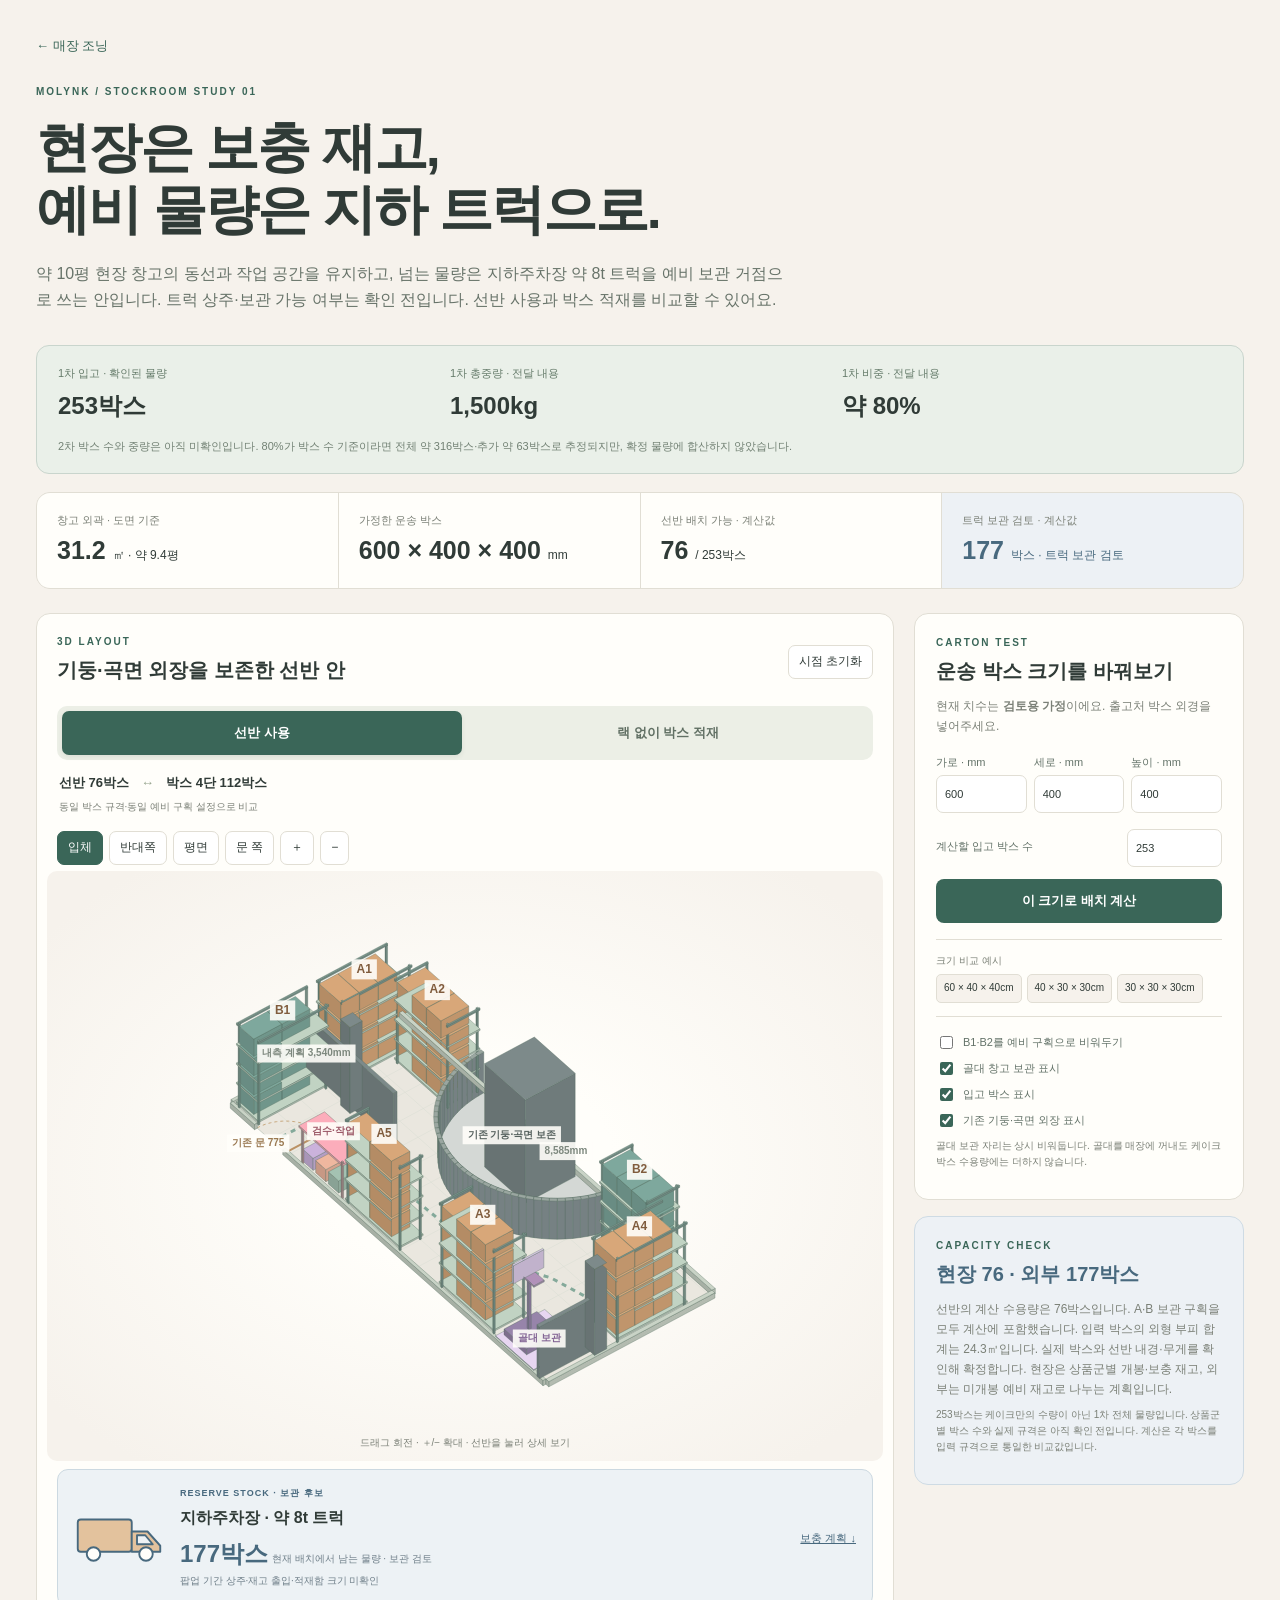
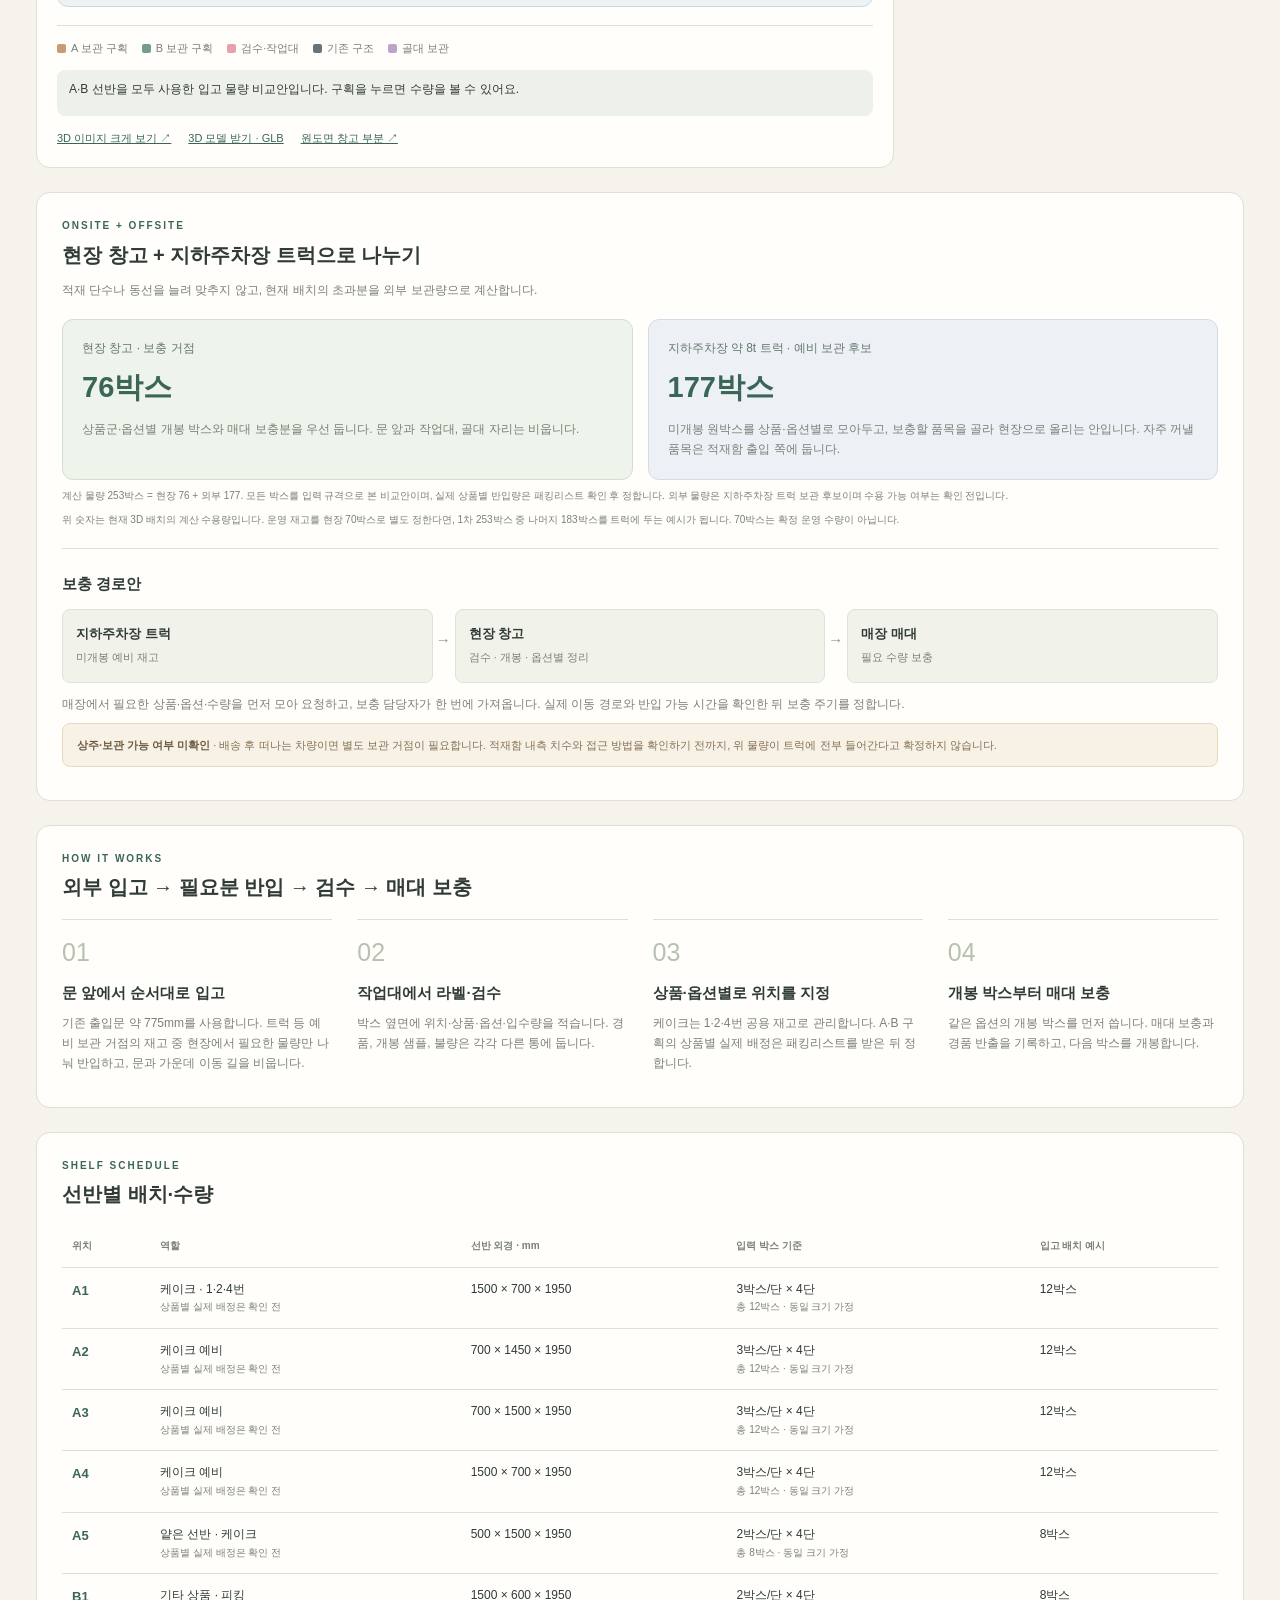
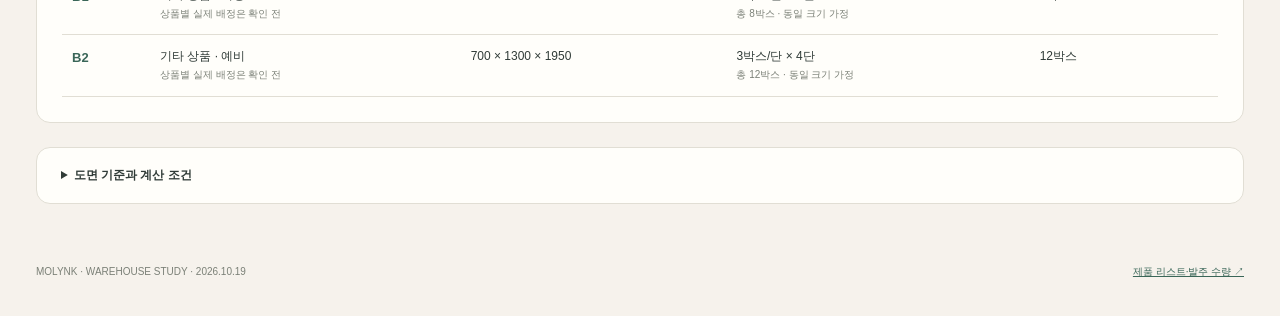
<file: zoning/warehouse/index.html>
<!doctype html>
<html lang="ko"><head><meta charset="utf-8"><meta name="viewport" content="width=device-width,initial-scale=1"><meta name="theme-color" content="#f6f2ec"><title>MOLYNK · 창고 3D 보관 계획</title><meta name="description" content="약 10평 창고의 기존 기둥·곡면 외장을 보존한 3D 선반 배치. 1차 253박스의 현장 창고 배치와 지하주차장 약 8t 트럭 예비 보관안을 비교합니다."><link rel="stylesheet" href="styles.css?v=20261019-w4"></head>
<body><header><a class="back" href="../?v=20261019-w4">← 매장 조닝</a><span class="eyebrow">MOLYNK / STOCKROOM STUDY 01</span><h1>현장은 보충 재고,<br>예비 물량은 지하 트럭으로.</h1><p class="lead">약 10평 현장 창고의 동선과 작업 공간을 유지하고, 넘는 물량은 지하주차장 약 8t 트럭을 예비 보관 거점으로 쓰는 안입니다. 트럭 상주·보관 가능 여부는 확인 전입니다. 선반 사용과 박스 적재를 비교할 수 있어요.</p></header>
<main><section class="shipment-status" aria-label="확인된 출고 물량"><div><span>1차 입고 · 확인된 물량</span><strong>253박스</strong></div><div><span>1차 총중량 · 전달 내용</span><strong>1,500kg</strong></div><div><span>1차 비중 · 전달 내용</span><strong>약 80%</strong></div><p>2차 박스 수와 중량은 아직 미확인입니다. 80%가 박스 수 기준이라면 전체 약 316박스·추가 약 63박스로 추정되지만, 확정 물량에 합산하지 않았습니다.</p></section><section class="summary" aria-label="창고 계획 수치"><div><span>창고 외곽 · 도면 기준</span><strong>31.2 <small>㎡ · 약 9.4평</small></strong></div><div><span>가정한 운송 박스</span><strong id="box-size">600 × 400 × 400 <small>mm</small></strong></div><div><span id="capacity-label">선반 배치 가능 · 계산값</span><strong id="placed">—</strong></div><div class="overflow"><span>트럭 보관 검토 · 계산값</span><strong id="overflow">—</strong></div></section>
<div class="workspace"><section class="viewer-card" aria-labelledby="view-title"><div class="viewer-heading"><div><span class="eyebrow">3D LAYOUT</span><h2 id="view-title">기둥·곡면 외장을 보존한 배치</h2></div><button id="reset-view" type="button">시점 초기화</button></div><div class="storage-tabs" role="group" aria-label="보관 방식"><button type="button" data-storage="racks" aria-pressed="true">선반 사용</button><button type="button" data-storage="floor" aria-pressed="false">랙 없이 박스 적재</button></div><div class="capacity-compare"><span id="compare-racks">선반 —</span><i>↔</i><span id="compare-floor">박스 적재 —</span><small>동일 박스 규격·동일 예비 구획 설정으로 비교</small></div><div class="view-tabs" role="group" aria-label="보기 방향"><button data-view="iso" aria-pressed="true">입체</button><button data-view="reverse" aria-pressed="false">반대쪽</button><button data-view="plan" aria-pressed="false">평면</button><button data-view="door" aria-pressed="false">문 쪽</button><button type="button" data-zoom="1.2" aria-label="3D 확대">＋</button><button type="button" data-zoom="0.833333" aria-label="3D 축소">−</button></div><div class="canvas-wrap"><canvas id="scene" role="img" aria-label="창고 3D 배치. 드래그로 회전하고 휠로 확대할 수 있습니다."></canvas><div class="view-hint">드래그 회전 · ＋/− 확대 · 선반을 눌러 상세 보기</div></div><section class="truck-preview" aria-labelledby="truck-preview-title"><svg viewBox="0 0 120 70" aria-hidden="true" focusable="false"><rect x="5" y="10" width="72" height="43" rx="4"/><path d="M77 26h21l17 19v8H77z"/><path d="M84 31h11l10 12H84z"/><circle cx="26" cy="56" r="9"/><circle cx="96" cy="56" r="9"/></svg><div><span class="eyebrow">RESERVE STOCK · 보관 후보</span><h3 id="truck-preview-title">지하주차장 · 약 8t 트럭</h3><p><strong id="truck-count">—</strong> <span>현재 배치에서 남는 물량 · 보관 검토</span></p><small>팝업 기간 상주·재고 출입·적재함 크기 미확인</small></div><a href="#allocation-title">보충 계획 ↓</a></section><div class="legend"><span><i style="--swatch:#c89b70"></i>A 보관 구획</span><span><i style="--swatch:#759c91"></i>B 보관 구획</span><span><i style="--swatch:#e9a0ad"></i>검수·작업대</span><span><i style="--swatch:#69747a"></i>기존 구조</span><span><i style="--swatch:#bca5cc"></i>골대 보관</span></div><p id="selection" class="selection" aria-live="polite">A·B 구획에 입고 박스를 배치한 비교안입니다. 누르면 치수와 수량을 확인할 수 있어요.</p><div class="downloads"><a id="preview-download" href="warehouse-overview.webp?v=20261019-w4" target="_blank" rel="noopener">3D 이미지 크게 보기 ↗</a><a id="model-download" href="warehouse-layout.glb?v=20261019-w4" download>3D 모델 받기 · GLB</a><a href="source-storage.webp?v=20261019-w4" target="_blank" rel="noopener">원도면 창고 부분 ↗</a></div><noscript><img class="fallback" src="warehouse-overview.webp" alt="기존 기둥·곡면을 보존하고 케이크와 기타 상품 선반, 작업대, 골대 보관 자리를 나눈 창고 입체 배치"></noscript></section>
<aside><section class="controls"><span class="eyebrow">CARTON TEST</span><h2>운송 박스 크기를 바꿔보기</h2><p>현재 치수는 <b>검토용 가정</b>이에요. 출고처 박스 외경을 넣어주세요.</p><form id="carton-form"><div class="size-inputs"><label>가로 · mm<input id="box-w" name="boxW" type="number" min="100" max="1500" step="10" value="600" required></label><label>세로 · mm<input id="box-d" name="boxD" type="number" min="100" max="1500" step="10" value="400" required></label><label>높이 · mm<input id="box-h" name="boxH" type="number" min="100" max="1500" step="10" value="400" required></label></div><label class="count-input">계산할 입고 박스 수<input name="count" id="box-count" type="number" min="0" max="5000" step="1" value="253" required></label><div id="stack-control" class="stack-control" hidden><label>박스를 쌓는 단수<select id="stack-layers" name="stackLayers"><option value="1">1단</option><option value="2">2단</option><option value="3">3단</option><option value="4" selected>4단 · 비교 가정</option><option value="5">5단 · 비교 가정</option><option value="6">6단 · 비교 가정</option></select></label><p id="stack-height" class="caption"></p><p class="caption">높이는 최대 2m로 계산합니다. 허용 적재 단수·박스 강도는 출고처 확인 전입니다.</p></div><button class="primary" type="submit">이 크기로 배치 계산</button><p id="input-error" role="alert"></p></form><div class="presets"><span>크기 비교 예시</span><button data-size="600,400,400">60 × 40 × 40cm</button><button data-size="400,300,300">40 × 30 × 30cm</button><button data-size="300,300,300">30 × 30 × 30cm</button></div><div class="switches"><label><input type="checkbox" id="reserve-other"> B1·B2를 예비 구획으로 비워두기</label><label><input type="checkbox" id="store-hoop" checked> 골대 창고 보관 표시</label><label><input type="checkbox" id="show-boxes" checked> 입고 박스 표시</label><label><input type="checkbox" id="show-structure" checked> 기존 기둥·곡면 외장 표시</label></div><p class="caption">골대 보관 자리는 상시 비워둡니다. 골대를 매장에 꺼내도 케이크 박스 수용량에는 더하지 않습니다.</p></section><section class="result-card" aria-live="polite"><span class="eyebrow">CAPACITY CHECK</span><h2 id="result-title">수용량 계산 중</h2><p id="result-copy"></p><p class="caption">253박스는 케이크만의 수량이 아닌 1차 전체 물량입니다. 상품군별 박스 수와 실제 규격은 아직 확인 전입니다. 계산은 각 박스를 입력 규격으로 통일한 비교값입니다.</p></section></aside></div>
<section class="allocation" aria-labelledby="allocation-title"><div class="section-heading"><span class="eyebrow">ONSITE + OFFSITE</span><h2 id="allocation-title">현장 창고 + 지하주차장 트럭으로 나누기</h2><p>적재 단수나 동선을 늘려 맞추지 않고, 현재 배치의 초과분을 외부 보관량으로 계산합니다.</p></div><div class="allocation-cards"><article><span>현장 창고 · 보충 거점</span><strong id="onsite-count">—</strong><p>상품군·옵션별 개봉 박스와 매대 보충분을 우선 둡니다. 문 앞과 작업대, 골대 자리는 비웁니다.</p></article><article><span>지하주차장 약 8t 트럭 · 예비 보관 후보</span><strong id="external-count">—</strong><p>미개봉 원박스를 상품·옵션별로 모아두고, 보충할 품목을 골라 현장으로 올리는 안입니다. 자주 꺼낼 품목은 적재함 출입 쪽에 둡니다.</p></article></div><p id="allocation-note" class="caption"></p><p class="caption">위 숫자는 현재 3D 배치의 계산 수용량입니다. 운영 재고를 현장 70박스로 별도 정한다면, 1차 253박스 중 나머지 183박스를 트럭에 두는 예시가 됩니다. 70박스는 확정 운영 수량이 아닙니다.</p><div class="replenishment-plan"><h3>보충 경로안</h3><ol class="replenishment-flow"><li><b>지하주차장 트럭</b><span>미개봉 예비 재고</span></li><li><b>현장 창고</b><span>검수 · 개봉 · 옵션별 정리</span></li><li><b>매장 매대</b><span>필요 수량 보충</span></li></ol><p>매장에서 필요한 상품·옵션·수량을 먼저 모아 요청하고, 보충 담당자가 한 번에 가져옵니다. 실제 이동 경로와 반입 가능 시간을 확인한 뒤 보충 주기를 정합니다.</p></div><p class="truck-status"><b>상주·보관 가능 여부 미확인</b> · 배송 후 떠나는 차량이면 별도 보관 거점이 필요합니다. 적재함 내측 치수와 접근 방법을 확인하기 전까지, 위 물량이 트럭에 전부 들어간다고 확정하지 않습니다.</p></section><div id="floor-notice" class="floor-notice" hidden><b>박스 적재는 위·앞쪽부터 꺼내는 운영이에요.</b><p>한 줄에는 같은 옵션을 모으고 개봉 박스는 작업대 가까이에 둡니다. 뒤쪽이나 아래 박스를 꺼낼 때 위·앞의 박스를 먼저 옮겨야 하므로, 자주 보충하는 상품의 줄을 따로 둡니다.</p></div><section class="operations"><div class="section-heading"><span class="eyebrow">HOW IT WORKS</span><h2>외부 입고 → 필요분 반입 → 검수 → 매대 보충</h2></div><div class="steps"><article><b>01</b><h3>문 앞에서 순서대로 입고</h3><p>기존 출입문 약 775mm를 사용합니다. 트럭 등 예비 보관 거점의 재고 중 현장에서 필요한 물량만 나눠 반입하고, 문과 가운데 이동 길을 비웁니다.</p></article><article><b>02</b><h3>작업대에서 라벨·검수</h3><p>박스 옆면에 위치·상품·옵션·입수량을 적습니다. 경품, 개봉 샘플, 불량은 각각 다른 통에 둡니다.</p></article><article><b>03</b><h3>상품·옵션별로 위치를 지정</h3><p>케이크는 1·2·4번 공용 재고로 관리합니다. A·B 구획의 상품별 실제 배정은 패킹리스트를 받은 뒤 정합니다.</p></article><article><b>04</b><h3>개봉 박스부터 매대 보충</h3><p>같은 옵션의 개봉 박스를 먼저 씁니다. 매대 보충과 경품 반출을 기록하고, 다음 박스를 개봉합니다.</p></article></div></section>
<section class="rack-section"><div class="section-heading"><span class="eyebrow">SHELF SCHEDULE</span><h2 id="schedule-title">선반별 배치·수량</h2></div><div class="table-wrap"><table><thead><tr><th>위치</th><th>역할</th><th id="dimension-heading">선반 외경 · mm</th><th>입력 박스 기준</th><th>입고 배치 예시</th></tr></thead><tbody id="rack-table"></tbody></table></div></section>
<details class="basis"><summary>도면 기준과 계산 조건</summary><p>근거: MARTINJUNE_MOLYNK_POPUP_20261013.pdf, 2쪽 FLOOR PLAN / REVISED 1009. 가로 3,600mm, 세로 치수 합 2,320 + 3,995 + 2,270 + 80 = 8,665mm. 외곽 약 31.2㎡, 내측 계획 크기 3,540 × 8,585mm입니다.</p><p>기존 문, 기둥, 지지 구조와 기둥 주변 곡면 외장을 원도면 위치에 맞춰 보존합니다. 곡면 안쪽은 이번 선반 배치에서 제외했습니다. 작은 구조물의 위치와 구조 높이는 도면 비례에 따른 복원입니다. 기존 상단 지지 구조 끝과 곡면 사이 계산 여유는 약 700mm여서 큰 박스와 대차의 통과 방향을 확인해야 합니다. 화면에서는 내부가 보이도록 벽을 낮춰 절개해 표현하며, 철거를 제안하는 것이 아닙니다.</p><p>선반은 새 제안이며 높이 1,950mm입니다. 가로 여유 80mm, 깊이 여유 60mm, 하단 120mm, 박스 위 여유 50mm를 적용합니다. 박스는 눕히지 않고 바닥면만 90° 회전해 비교합니다. 단마다 한 겹만 넣고, 입력 물량을 초과 배치하거나 통로·작업대·골대 자리를 재고 칸으로 계산하지 않습니다.</p><p>박스 적재안에서는 선반 여유를 빼고 바닥 구획 안에서 박스를 쌓습니다. 각 구획 가장자리 10mm를 남기며, 적재 단수와 높이 2m 상한 중 더 낮은 조건을 적용합니다. 작업대·골대 보관 자리·기존 출입문과 통로는 재고 구획으로 더하지 않습니다. 박스 강도와 허용 적재 단수는 확인 전으로, 기하학적 수용량 비교입니다.</p><p>좁은 구간 선반 앞 계산 여유는 약 1,000mm입니다. 실제 내측·곡면 돌출·선반 내경·허용 하중·운송 박스 크기와 무게를 확인한 뒤 발주 수량을 정합니다. 이 페이지는 박스 수용 검토이며 전량 보관을 확정한 도면은 아닙니다.</p></details></main><footer>MOLYNK · WAREHOUSE STUDY · 2026.10.19 <a href="../?v=20261019-w4#product-zoning">제품 리스트·발주 수량 ↗</a></footer><script src="model.js?v=20261019-w4"></script><script src="render.js?v=20261019-w4"></script><script src="app.js?v=20261019-w4"></script></body></html>
</file>
<file: prices/styles.css>
@font-face{font-family:Pretendard;src:url('../pretendard.otf') format('opentype');font-display:swap}
:root{--ink:#382c33;--muted:#82757d;--pink:#ab3863;--line:#eadfe2;--paper:#fffaf7;--white:#fff;--soft:#f7e9ee}*{box-sizing:border-box}html{scroll-behavior:smooth;scroll-padding-top:190px}body{margin:0;background:var(--paper);color:var(--ink);font-family:Pretendard,-apple-system,BlinkMacSystemFont,sans-serif}button,input,select{font:inherit}a{color:inherit;text-decoration:none}button,a,input,select{-webkit-tap-highlight-color:transparent}button{cursor:pointer}button:focus-visible,a:focus-visible,input:focus-visible,select:focus-visible{outline:3px solid #a9436e;outline-offset:4px}[hidden]{display:none!important}.skip-link{position:absolute;left:16px;top:-80px;background:var(--ink);color:white;padding:15px;z-index:100}.skip-link:focus{top:12px}.page{max-width:1200px;margin:auto;padding-inline:36px}.site-header{border-bottom:1px solid var(--line);background:var(--white)}.header-inner{min-height:80px;display:flex;align-items:center;justify-content:space-between;gap:24px}.logo{display:flex;align-items:center;gap:16px}.logo img{width:105px;height:48px;object-fit:contain}.logo span{border-left:1px solid var(--line);padding-left:16px;font-size:10px;letter-spacing:.14em;color:var(--muted)}.site-nav{display:flex;gap:8px;font-size:13px}.site-nav a{padding:11px 15px;border-radius:24px}.site-nav [aria-current=page]{background:var(--soft);color:var(--pink);font-weight:700}.hero{padding-top:43px;padding-bottom:27px}.eyebrow{font-size:11px;letter-spacing:.16em;color:var(--pink);font-weight:700}.hero h1{font-size:clamp(36px,5vw,56px);letter-spacing:-.06em;margin:15px 0 13px;line-height:1.12}.hero h1 em{font-style:normal;color:var(--pink)}.hero p{font-size:15px;color:var(--muted);line-height:1.65;margin:0}.hero-bottom{display:flex;align-items:center;justify-content:space-between;gap:20px;margin-top:23px}.source-note{font-size:11px;color:var(--muted)}.source-note b{color:var(--ink);font-weight:600}.source-note .dot{margin:0 8px;color:#c7b6bc}.legend{font-size:11px;color:var(--muted)}.legend span{color:var(--pink)}.controls{position:sticky;top:0;z-index:20;background:#fffaf7f7;border-block:1px solid var(--line);backdrop-filter:blur(14px)}.control-inner{padding-top:15px;padding-bottom:12px}.search-row{display:flex;gap:10px}.search-wrap{position:relative;flex:1;min-width:0}.search-icon{position:absolute;left:16px;top:13px;font-size:22px;color:var(--pink);pointer-events:none}.search-wrap input{width:100%;height:49px;border:1px solid #dbcbd2;border-radius:12px;padding:0 48px;background:white;color:var(--ink);font-size:16px}.search-wrap input::placeholder{color:#98858f}.clear-search{position:absolute;right:8px;top:8px;width:33px;height:33px;border:0;background:#f5eff1;border-radius:50%;font-size:19px;color:var(--muted)}.jump-label{position:relative;display:flex;align-items:center}.jump-label select{height:49px;max-width:178px;border:1px solid #dbcbd2;border-radius:12px;padding:0 11px;background:white;color:var(--ink);font-size:13px}.range-row{display:flex;align-items:center;justify-content:space-between;gap:12px;margin-top:12px}.ranges{display:flex;gap:6px;overflow:auto;scrollbar-width:none}.ranges::-webkit-scrollbar{display:none}.range{flex-shrink:0;border:1px solid var(--line);background:white;color:var(--muted);border-radius:22px;padding:9px 15px;font-size:12px;white-space:nowrap}.range[aria-pressed=true]{background:var(--ink);color:white;border-color:var(--ink)}.view-controls{display:flex;gap:4px;flex-shrink:0}.view-controls button{border:0;border-radius:8px;padding:9px 11px;background:transparent;color:var(--muted);font-size:11px}.view-controls [aria-pressed=true]{background:var(--soft);color:var(--pink)}.results-meta{padding-top:23px;padding-bottom:6px;display:flex;align-items:center;justify-content:space-between;gap:14px;font-size:12px;color:var(--muted)}.results-meta strong{color:var(--ink)}.results-meta a{font-size:11px;border-bottom:1px solid #c9b8be;padding-bottom:3px}.groups{padding-bottom:35px}.price-group{padding:30px 0 35px;border-bottom:1px solid var(--line);scroll-margin-top:175px}.group-heading{display:flex;align-items:flex-end;justify-content:space-between;gap:12px;margin-bottom:18px}.price-label{font-size:10px;color:var(--muted);letter-spacing:.12em;margin-bottom:5px}.group-heading h2{margin:0;font-size:39px;font-weight:750;letter-spacing:-.055em;color:var(--pink);line-height:1.1}.group-heading h2 small{font-size:18px;margin-left:4px}.group-count{font-size:11px;font-weight:400;letter-spacing:0;color:var(--muted);margin-left:14px}.rail-arrows{display:flex;align-items:center;gap:7px}.rail-hint{font-size:11px;color:var(--muted);margin-right:8px}.rail-arrow{height:36px;width:36px;border:1px solid #dfcdd4;border-radius:50%;background:transparent;color:var(--pink);font-size:19px}.rail-arrow:disabled{opacity:.25;cursor:default}.product-rail{display:flex;gap:16px;overflow-x:auto;scroll-snap-type:x mandatory;scrollbar-width:thin;scrollbar-color:#e2c5d1 transparent;padding:2px 2px 14px;overscroll-behavior-x:contain}.product-card{flex:0 0 306px;min-width:0;scroll-snap-align:start;border:1px solid var(--line);background:white;border-radius:18px;overflow:hidden}.photo-button{width:100%;aspect-ratio:1;position:relative;display:block;padding:8px;border:0;background:#fff;overflow:hidden}.photo-button img{width:100%;height:100%;object-fit:contain;display:block}.photo-zoom{position:absolute;right:12px;bottom:12px;display:grid;place-items:center;width:29px;height:29px;border-radius:50%;background:#ffffffed;color:var(--pink);font-size:18px;border:1px solid #ecdfe3}.card-copy{padding:17px 19px 20px;border-top:1px solid #f3ecef}.card-badges{display:flex;flex-wrap:wrap;gap:5px;min-height:20px;margin-bottom:7px}.badge{font-size:9px;line-height:1.6;color:#7b646f;background:#f6f0f3;border-radius:4px;padding:1px 6px}.badge.type{color:var(--pink);background:#fae8ee}.product-card h3{font-size:21px;line-height:1.4;letter-spacing:-.035em;margin:0 0 12px;font-weight:650;overflow-wrap:anywhere;min-height:59px}.card-price{font-size:22px;font-weight:750;letter-spacing:-.025em}.card-price small{font-size:13px;margin-left:3px;font-weight:500}.card-index{display:block;color:#97838d;font-size:10px;margin-top:10px}.compact .product-rail{display:grid;grid-template-columns:repeat(4,minmax(0,1fr));overflow:visible;gap:12px}.compact .product-card{width:auto;min-width:0}.compact .product-card h3{font-size:17px;min-height:48px}.compact .card-copy{padding:13px 14px 16px}.compact .rail-arrows{display:none}.empty{text-align:center;padding:75px 20px}.empty h2{font-size:22px}.empty p{font-size:14px;color:var(--muted);line-height:1.7}.reset-button{margin-top:13px;background:var(--ink);color:white;padding:13px 24px;border:0;border-radius:25px}.footer{padding-top:25px;padding-bottom:55px;color:var(--muted);font-size:11px;line-height:1.9}.footer p{margin:0 0 10px}.footer a{text-decoration:underline;text-underline-offset:3px}.back-top{display:block;text-align:center;padding:16px;border:1px solid var(--line);border-radius:14px;color:var(--ink);font-size:12px;margin-bottom:27px}.product-dialog{border:0;border-radius:22px;width:min(580px,calc(100vw - 24px));max-height:calc(100dvh - 30px);padding:0;color:var(--ink);background:white;overflow:auto}.product-dialog::backdrop{background:#251721aa;backdrop-filter:blur(6px)}.dialog-close{position:sticky;float:right;top:12px;right:12px;margin:12px 12px -50px 0;z-index:2;width:36px;height:36px;border:1px solid var(--line);background:#fffffff2;border-radius:50%;font-size:22px;color:var(--ink)}.dialog-image{display:block;width:100%;max-height:64dvh;object-fit:contain;padding:15px;background:white}.dialog-copy{padding:20px 26px 28px;border-top:1px solid var(--line)}.dialog-copy h2{font-size:25px;line-height:1.4;margin:0 0 13px}.dialog-price{color:var(--pink);font-size:30px;font-weight:750;margin:0}.dialog-note{font-size:12px;color:var(--muted);margin:12px 0 0;line-height:1.7}.sr-only{position:absolute;width:1px;height:1px;padding:0;margin:-1px;overflow:hidden;clip:rect(0,0,0,0);white-space:nowrap;border:0}
@media(min-width:1500px){.page{max-width:1380px}.product-card{flex-basis:320px}}
@media(max-width:800px){.page{padding-inline:22px}.header-inner{min-height:68px}.logo img{width:90px;height:42px}.logo span{display:none}.site-nav{font-size:11px;gap:2px}.site-nav a{padding:9px 11px}.hero{padding-top:31px;padding-bottom:23px}.hero p{font-size:13px}.hero-bottom{display:block;margin-top:18px}.legend{margin-top:10px;font-size:10px}.source-note{font-size:10px}.compact .product-rail{grid-template-columns:repeat(3,minmax(0,1fr))}.hero h1{font-size:42px}.price-group{padding-top:25px;padding-bottom:25px}.group-heading h2{font-size:35px}.product-card{flex-basis:290px}}
@media(max-width:520px){html{scroll-padding-top:170px}.page{padding-inline:18px}.header-inner{gap:8px;min-height:64px}.logo img{width:82px;height:38px}.site-nav{font-size:10px}.site-nav a{padding:9px 10px}.hero h1{font-size:39px;line-height:1.15;margin:13px 0 12px}.eyebrow{font-size:9px}.hero p{font-size:12px}.hero-bottom{margin-top:17px}.source-note .dot{margin:0 5px}.control-inner{padding-top:12px;padding-bottom:10px}.search-row{gap:7px}.search-wrap input{height:46px;font-size:16px;padding-left:39px;padding-right:39px}.search-icon{left:12px;top:12px;font-size:20px}.clear-search{width:30px;height:30px}.jump-label select{width:108px;height:46px;font-size:11px;padding:0 5px}.range-row{flex-wrap:wrap;gap:9px;margin-top:10px}.ranges{width:100%;gap:5px}.range{padding:8px 12px;font-size:11px}.view-controls{position:absolute;right:18px;bottom:-45px}.view-controls button{padding:7px 9px;font-size:10px}.results-meta{padding-top:21px;padding-bottom:0;padding-right:125px;min-height:45px;font-size:11px}.results-meta>a{display:none}.price-group{scroll-margin-top:154px}.group-heading{margin-bottom:14px}.group-heading h2{font-size:34px}.group-count{font-size:10px;margin-left:11px}.group-heading h2 small{font-size:15px}.price-label{font-size:9px}.rail-hint{display:none}.rail-arrow{width:31px;height:31px;font-size:17px}.product-rail{gap:12px;margin-right:-18px;padding-right:18px}.product-card{flex-basis:calc((100vw - 36px)*.83);border-radius:16px}.card-copy{padding:16px 17px 18px}.product-card h3{font-size:21px;min-height:59px}.card-price{font-size:24px}.compact .product-rail{grid-template-columns:repeat(2,minmax(0,1fr));margin-right:0;padding-right:0;gap:10px}.compact .product-card h3{font-size:16px;min-height:46px}.compact .card-copy{padding:11px 11px 14px}.compact .card-badges{min-height:18px;gap:3px}.compact .badge{font-size:8px;padding:1px 4px}.compact .card-price{font-size:19px}.compact .card-price small{font-size:11px}.compact .card-index{font-size:8px}.photo-zoom{width:25px;height:25px;font-size:16px;right:8px;bottom:8px}.footer{font-size:10px;padding-bottom:30px}.dialog-copy{padding:18px 21px 24px}.dialog-copy h2{font-size:23px}}
@media(prefers-reduced-motion:reduce){html{scroll-behavior:auto}*{scroll-behavior:auto!important}}
@media print{.controls,.site-nav,.rail-arrows,.back-top,.skip-link,.results-meta>a{display:none}.page{max-width:none;padding:0}.hero{padding:20px 0}.product-rail{display:grid;grid-template-columns:repeat(3,1fr);overflow:visible}.product-card{width:auto;break-inside:avoid}.product-card h3{font-size:15px;min-height:0}.card-price{font-size:19px}.price-group{break-inside:auto}.group-heading h2{font-size:28px}.footer{padding:15px 0}}
</file>
<file: roulette/styles.css>
@font-face{font-family:Pretendard;src:url('assets/game-font.woff') format('woff');font-display:swap}
:root{--ink:#633749;--pink:#cb4a78;--hot:#bb3565;--muted:#9a7885;--line:#efd9e2;--cream:#fff9eb;--shadow:0 22px 65px #ac43651a}*{box-sizing:border-box}html{color-scheme:light}body{margin:0;min-height:100vh;min-height:100svh;font-family:Pretendard,-apple-system,BlinkMacSystemFont,sans-serif;color:var(--ink);background:radial-gradient(ellipse at 88% 5%,#f9dce6 0,transparent 41%),radial-gradient(ellipse at 0 75%,#fff0cf85 0,transparent 37%),#fff5f7;overflow-x:clip}button,a{-webkit-tap-highlight-color:transparent}button{font:inherit;cursor:pointer}button:disabled{cursor:default}a{color:inherit;text-decoration:none}button:focus-visible,a:focus-visible{outline:3px solid #9a2c57;outline-offset:5px}[hidden]{display:none!important}.skip-link{position:absolute;top:-80px;left:16px;background:var(--hot);color:white;padding:14px;z-index:100}.skip-link:focus{top:10px}.background-decoration{position:fixed;inset:0;pointer-events:none;overflow:hidden;z-index:-1}.doodle{position:absolute;color:#d69bad;font-size:55px;opacity:.32}.d1{top:18%;left:2%;font-size:38px;transform:rotate(15deg)}.d2{top:64%;right:3%;transform:rotate(-18deg)}.d3{bottom:7%;left:27%;font-size:35px}.d4{top:6%;left:42%;font-size:24px;transform:rotate(20deg)}.site-header{max-width:1320px;min-height:90px;margin:auto;padding:16px 48px;display:flex;align-items:center;justify-content:space-between;gap:24px;border-bottom:1px solid #e7becb66}.logo{flex-shrink:0}.logo img{width:120px;height:55px;display:block}.header-caption{font-size:9px;letter-spacing:.19em;color:#b28a99}.header-tools{display:flex;gap:14px}.icon-button{border:0;background:transparent;min-width:35px;min-height:42px;color:#a16b80;display:flex;align-items:center;justify-content:center;gap:6px;padding:5px;font-size:10px;white-space:nowrap}.icon-button svg{width:19px;height:19px;fill:none;stroke:currentColor;stroke-width:1.5;stroke-linecap:round;stroke-linejoin:round}.icon-button[aria-pressed=false]{opacity:.58}.game-layout{display:grid;grid-template-columns:minmax(0,.92fr) minmax(0,1.08fr);gap:65px;align-items:center;max-width:1200px;margin:0 auto;padding:52px 46px 24px;min-width:0}.eyebrow{display:flex;align-items:center;gap:9px;font-size:10px;font-weight:700;letter-spacing:.18em;color:#ad5e7e}.eyebrow>span{font-size:17px;color:#cf7293}h1{font-size:clamp(42px,4.4vw,61px);line-height:1.14;letter-spacing:-.065em;margin:18px 0 20px;font-weight:800}h1>span{color:var(--pink)}.intro-description{font-size:14px;line-height:1.85;color:var(--muted);margin:0}.lucky-tag{margin-top:24px;display:inline-flex;align-items:center;gap:6px;border:1px solid #eec8d6;background:#fffdf9b8;padding:10px 15px;font-size:11px;border-radius:100px;color:#a36a80;box-shadow:0 4px 16px #b2617710}.lucky-tag>b{font-size:16px;color:var(--pink);font-weight:800}.lucky-tag>span{font-size:17px;margin-right:3px}.prize-shelf{margin-top:38px}.prize-shelf-heading{display:flex;justify-content:space-between;align-items:center;margin-bottom:12px;font-size:12px;font-weight:600}.prize-shelf-heading>span+span{font-size:8px;font-weight:400;letter-spacing:.12em;color:#b99aa6}.prize-cards{display:grid;grid-template-columns:repeat(3,minmax(0,1fr));gap:9px}.prize-card{position:relative;background:#ffffffb8;border:1px solid #f0dce3;border-radius:18px;text-align:center;padding:11px 6px 15px;box-shadow:0 8px 20px #a35f7810;overflow:hidden}.prize-rate{display:block;width:max-content;border-radius:20px;padding:4px 8px;font-size:10px;font-weight:700;background:#fbe8ef;color:#ae426b;margin:0 0 -8px 2px;position:relative;z-index:1}.cake-card .prize-rate{background:#fff0ca;color:#9f753b}.laugen-card .prize-rate{background:#e8f2df;color:#739159}.prize-card>img{width:100%;height:98px;object-fit:contain;display:block;filter:drop-shadow(0 5px 5px #8d506724)}.gelato-card>img{height:98px;padding:0 10px}.prize-card h2{font-size:14px;margin:10px 0 5px;letter-spacing:-.025em}.prize-card p{font-size:8px;color:#a58a96;margin:0;line-height:1.5;white-space:nowrap}.laugen-pair{display:flex;height:98px;align-items:center;justify-content:center;position:relative;margin:0 -4px}.laugen-pair img{width:67%;height:75px;object-fit:contain;mix-blend-mode:multiply}.laugen-pair img:first-child{transform:rotate(-9deg);margin-right:-32%}.laugen-pair img+img{transform:rotate(9deg);margin-top:25px}.again-note{font-size:9px;color:#b0929e;margin:13px 0 0;line-height:1.7}.again-note>span:first-child{font-size:13px}.note-dot{margin:0 5px}.play-area{min-width:0;text-align:center;position:relative}.wheel-caption{font-size:9px;letter-spacing:.16em;color:#b48296;display:flex;justify-content:center;align-items:center;gap:18px;margin:0 0 25px}.wheel-caption>span{font-size:20px;color:#d190a8}.wheel-stage{max-width:520px;margin:auto;position:relative;padding-bottom:30px}.wheel-shell{position:relative;width:100%;aspect-ratio:1;border-radius:50%;border:4px solid #fff9ee;background:linear-gradient(145deg,#f5a8c1,#d57096 45%,#bd507c);box-shadow:0 10px 0 #ab416a,0 13px 0 #fff6ee,0 23px 35px #a34a6b33;isolation:isolate;z-index:2}.wheel-shell:before{content:"";position:absolute;inset:5%;border:2px solid #fff0d8;border-radius:50%;box-shadow:inset 0 0 0 2px #a94d771a;pointer-events:none;z-index:2}.wheel-lights{position:absolute;inset:0;z-index:3;pointer-events:none}.wheel-light{position:absolute;left:calc(50% + var(--x));top:calc(50% + var(--y));width:10px;height:10px;border-radius:50%;background:#fff9e6;transform:translate(-50%,-50%);box-shadow:0 1px 3px #9d3f6940,inset 0 1px 1px white}.wheel-light:nth-child(2n){background:#ffd9e3}.wheel-disc{position:absolute;inset:7%;border-radius:50%;overflow:hidden;background:#fff3df;will-change:transform;transform:rotate(0deg)}#wheel-svg{width:100%;height:100%;display:block}.wheel-center{position:absolute;width:29%;aspect-ratio:1;left:50%;top:50%;transform:translate(-50%,-50%);border-radius:50%;border:5px solid #fffaf1;background:radial-gradient(circle at 35% 25%,#fff,#fff2e6);box-shadow:0 7px 0 #ca7390,0 11px 16px #91406130;z-index:5;display:flex;flex-direction:column;align-items:center;justify-content:center;gap:7px;padding:10px;touch-action:manipulation}.wheel-center>img{width:90%;height:auto;max-height:53px}.wheel-center>span{font-size:10px;font-weight:700;color:#c56085;white-space:nowrap}.wheel-center>svg{width:17px;height:17px;stroke:#c88649;fill:#efc88b;stroke-width:1;display:none}.wheel-center:active:not(:disabled){margin-top:3px;box-shadow:0 4px 0 #ca7390,0 7px 10px #91406130}.wheel-center:disabled{cursor:default}.pointer{position:absolute;width:48px;height:62px;left:50%;top:-20px;transform:translateX(-50%);z-index:7;filter:drop-shadow(0 4px 3px #99436538)}.pointer svg{width:100%;height:100%;display:block}.wheel-base{position:absolute;left:50%;bottom:-5px;transform:translateX(-50%);width:220px;height:70px;z-index:1}.wheel-base>span{display:block;width:72px;height:65px;position:absolute;bottom:12px;left:74px;background:linear-gradient(90deg,#c05a80,#f6abc2 50%,#c66c91);clip-path:polygon(26% 0,74% 0,100% 100%,0 100%)}.wheel-base>i{display:block;position:absolute;width:220px;height:25px;bottom:0;background:linear-gradient(#f9c2d4,#d986a5);border:3px solid #fff2eb;border-radius:50% 50% 35% 35%;box-shadow:0 6px 0 #b95f83,0 9px 13px #9b537632}.floating-label{position:absolute;right:-12px;top:8%;padding:10px 13px;border:1px solid #f2debd;border-radius:10px;background:#fff8df;font-size:12px;font-weight:600;color:#b5885f;transform:rotate(12deg);z-index:6;box-shadow:0 4px 0 #eed8b2;pointer-events:none}.stage-spark{position:absolute;color:#d2a068;z-index:4;font-size:30px;pointer-events:none}.s1{left:-14px;top:10%;transform:rotate(10deg)}.s2{right:-22px;bottom:18%;font-size:44px;color:#cc8ba5}.spin-button{display:flex;align-items:center;justify-content:center;gap:25px;min-height:62px;width:min(330px,87%);margin:25px auto 0;border:1px solid #b53c68;border-radius:22px;background:linear-gradient(180deg,#e485a7,#cf5b87 55%,#c54b79);box-shadow:0 6px 0 #a53b65,0 11px 22px #ac4e722a,inset 0 2px 0 #ffffff60;color:#fffaf4;font-size:21px;font-weight:800;letter-spacing:-.035em;touch-action:manipulation;transition:filter .2s}.spin-button:hover{filter:brightness(1.04)}.spin-button:active:not(:disabled){transform:translateY(3px);box-shadow:0 3px 0 #a53b65}.spin-button:disabled{filter:saturate(.7);opacity:.88}.button-spark{font-size:24px;color:#fff0c6;font-weight:400}.play-status{font-size:11px;line-height:1.6;min-height:18px;margin:21px 0 0;color:#9b6b7e}.play-help{font-size:9px;line-height:1.7;color:#b699a5;margin:4px 0 0}.noscript-note{font-size:12px;color:var(--hot);line-height:1.7}.site-footer{display:flex;justify-content:space-between;gap:20px;max-width:1200px;margin:24px auto 0;padding:22px 46px 26px;font-size:8px;letter-spacing:.1em;color:#b898a5;border-top:1px solid #ecd4dd66}.site-footer>span+span{letter-spacing:0;font-size:10px}.confetti-layer{position:fixed;inset:0;pointer-events:none;z-index:110;overflow:hidden}.confetti{position:absolute;left:50%;top:47%;width:9px;height:15px;background:var(--color);border-radius:3px;animation:confetti-pop 2.3s cubic-bezier(.1,.5,.4,1) forwards}.confetti:nth-child(3n){border-radius:50%;width:9px;height:9px}.confetti:nth-child(5n){clip-path:polygon(50% 0,61% 35%,98% 35%,68% 57%,80% 95%,50% 73%,20% 95%,32% 57%,2% 35%,39% 35%);width:17px;height:17px}@keyframes confetti-pop{0%{opacity:1;transform:translate(0,0) rotate(0)}65%{opacity:1}100%{opacity:0;transform:translate(var(--dx),var(--dy)) rotate(var(--rot))}}body[data-phase=spinning] .wheel-light:nth-child(2n){animation:twinkle .4s ease-in-out infinite alternate}body[data-phase=spinning] .wheel-light:nth-child(2n+1){animation:twinkle .4s .4s ease-in-out infinite alternate}@keyframes twinkle{to{background:#fffef0;box-shadow:0 0 9px #fff9c9}}
dialog{color:var(--ink);border:1px solid #f6dce6;background:#fff8f5;box-shadow:0 25px 90px #4c193858;max-height:calc(100dvh - 28px);overflow:auto}dialog::backdrop{background:#43213572;backdrop-filter:blur(7px)}.result-dialog{width:min(420px,calc(100vw - 28px));padding:25px 26px 18px;border-radius:30px;text-align:center;background:radial-gradient(circle at 50% 25%,#fffef7,#fff4f4 65%)}.result-topline{display:flex;justify-content:space-between;align-items:center;gap:10px}.result-topline img{width:90px;height:42px}.result-topline>span{font-size:8px;letter-spacing:.14em;color:#b17c91}.result-art{height:223px;position:relative;display:flex;align-items:center;justify-content:center;margin-top:10px}.result-halo{position:absolute;width:190px;height:190px;border-radius:50%;background:#f8dce6b5;box-shadow:0 0 0 13px #fcebf0,0 0 0 14px #f5d8e3;z-index:0}.result-art>img{position:relative;width:230px;height:220px;object-fit:contain;z-index:1;filter:drop-shadow(0 10px 8px #96547726)}.result-art.is-gelato>img{padding:0 20px}.result-art.is-laugen>img{width:65%;height:155px;mix-blend-mode:multiply;filter:drop-shadow(0 7px 5px #96547716);transform:rotate(-10deg);margin-right:-29%}.result-art.is-laugen>img+img{transform:rotate(10deg);margin-right:0;margin-top:45px}.result-heart{position:relative;font-size:105px;line-height:1;color:#d98aa7;z-index:1}.result-art.is-again{height:180px}.result-art.is-again .result-halo{width:145px;height:145px;background:#f6e6ed;box-shadow:0 0 0 13px #fcf0f3}.result-spark{position:absolute;z-index:2;color:#d5a562;font-size:30px;font-style:normal}.rs1{left:17px;top:39px;transform:rotate(15deg)}.rs2{right:20px;bottom:18px;font-size:40px;color:#cc82a0}.result-dialog h2{font-size:34px;line-height:1.25;letter-spacing:-.06em;margin:18px 0 12px;font-weight:800;color:#bd4f79}.result-dialog.is-again h2{font-size:27px}.result-dialog>p{font-size:13px;line-height:1.75;color:#9f798a;margin:0}.claim-note{padding:13px;background:#fffdf8;border:1px dashed #e6c1d1;border-radius:12px;font-size:11px;color:#9d687e;line-height:1.7;margin-top:19px}.result-round{font-size:10px;color:#b696a5;letter-spacing:.04em;margin:16px 0}.next-button{display:flex;justify-content:center;align-items:center;gap:32px;min-height:50px;border:0;border-radius:15px;background:#c65b84;color:white;font-weight:700;font-size:14px;width:100%;box-shadow:0 4px 0 #a24269}.next-button>span{font-size:19px;font-weight:400}.result-dialog .operator-note{font-size:9px;margin:14px 0 0;color:#b695a3}.history-dialog{width:min(500px,calc(100vw - 28px));padding:25px;border-radius:24px}.history-heading{display:flex;align-items:center;justify-content:space-between}.history-heading .eyebrow{font-size:8px}.history-heading h2{font-size:25px;margin:10px 0;letter-spacing:-.04em}.close-button{width:36px;height:36px;border:1px solid #e8ced9;border-radius:50%;background:white;font-size:25px;color:#aa6480}.history-description{font-size:12px;color:#a18190;line-height:1.8;margin:3px 0 20px}.history-totals{display:grid;grid-template-columns:1fr 1fr;gap:10px}.history-total{padding:17px;border-radius:14px;background:#f4dfE9;color:#ae567a;font-size:11px}.history-total strong{display:block;font-size:29px;margin-top:6px;letter-spacing:-.05em}.history-summary{display:grid;grid-template-columns:repeat(4,1fr);gap:6px;margin-top:10px}.history-prize{border:1px solid #ead5df;background:#fffdfa;border-radius:10px;padding:12px 4px;text-align:center;font-size:10px;color:#ab7d91}.history-prize b{display:block;margin-top:6px;font-size:19px;color:#ad547a}.history-list-heading{display:flex;align-items:center;justify-content:space-between;margin:22px 0 7px}.history-list-heading h3{font-size:13px;font-weight:600}.history-list-heading button{border:0;background:transparent;color:#ac6482;font-size:11px;text-decoration:underline;text-underline-offset:4px}.history-list{list-style:none;margin:0;padding:0;max-height:225px;overflow:auto}.history-list li{display:flex;align-items:center;justify-content:space-between;gap:10px;padding:12px 0;border-bottom:1px solid #efdee6;font-size:12px}.history-list small{display:block;font-size:9px;margin-top:4px;color:#b595a4}.history-list b{color:#b4577d;font-size:12px}.history-list .empty-history{color:#b696a6;justify-content:center;padding:30px 0}.history-footnote{font-size:9px;line-height:1.7;color:#b296a4;margin:17px 0 0}
@media(min-width:1450px){.game-layout{max-width:1330px;gap:100px;padding-top:65px}.wheel-stage{max-width:570px}.prize-card>img,.gelato-card>img,.laugen-pair{height:115px}.laugen-pair img{height:92px}.prize-card p{font-size:9px}.prize-card h2{font-size:16px}.intro-description{font-size:15px}.prize-shelf{margin-top:43px}}
@media(max-width:1050px) and (min-width:781px){.site-header{padding-inline:30px}.game-layout{gap:35px;padding:35px 30px 15px}.header-caption{display:none}h1{font-size:43px}.intro-description{font-size:12px}.prize-card>img,.gelato-card>img,.laugen-pair{height:80px}.prize-card p{font-size:7px}.prize-card h2{font-size:12px}.prize-rate{font-size:8px}.wheel-center{border-width:4px}.wheel-center>span{font-size:8px}.floating-label{right:-8px;font-size:10px;padding:8px 10px}.prize-shelf-heading{font-size:10px}.prize-shelf-heading>span+span{font-size:6px}.again-note{font-size:8px}}
@media(max-width:780px){.site-header{min-height:68px;padding:10px 22px;gap:15px}.logo img{width:103px;height:47px}.header-caption{display:none}.header-tools{gap:10px}.icon-button{font-size:8px;gap:4px;min-width:29px;flex-direction:column}.icon-button svg{width:17px;height:17px}.game-layout{display:flex;flex-direction:column;gap:0;padding:25px 22px 0;max-width:560px}.intro{display:contents}.intro>.eyebrow{order:0;font-size:9px;gap:7px}.intro>.eyebrow>span{font-size:13px}h1{order:1;text-align:center;font-size:43px;margin:12px 0;line-height:1.1;letter-spacing:-.06em}.intro-description{order:2;text-align:center;font-size:11px;line-height:1.7;margin-bottom:15px}.lucky-tag{display:none}.play-area{order:3;width:100%}.prize-shelf{order:4;width:100%;margin-top:29px}.wheel-caption{margin:0 0 21px;font-size:7px;letter-spacing:.13em;gap:15px}.wheel-caption>span{font-size:16px}.wheel-stage{width:min(100%,370px);padding-bottom:27px}.wheel-shell{border-width:3px;box-shadow:0 7px 0 #ab416a,0 10px 0 #fff6ee,0 17px 25px #a34a6b2b}.wheel-light{width:7px;height:7px}.wheel-center{border-width:4px;gap:5px;padding:7px;box-shadow:0 5px 0 #ca7390,0 8px 12px #91406130}.wheel-center>img{max-height:36px}.wheel-center>span{font-size:8px}.pointer{width:40px;height:51px;top:-16px}.floating-label{right:-5px;font-size:10px;padding:8px 10px;box-shadow:0 3px 0 #eed8b2;top:7%}.stage-spark{font-size:23px}.s1{left:-7px;top:8%}.s2{right:-9px;bottom:16%;font-size:34px}.wheel-base{width:170px;height:58px;bottom:0}.wheel-base>span{width:60px;height:55px;left:55px}.wheel-base>i{width:170px;height:21px;border-width:2px;box-shadow:0 5px 0 #b95f83,0 8px 12px #9b537632}.spin-button{margin-top:16px;min-height:55px;width:86%;max-width:325px;border-radius:18px;font-size:20px;box-shadow:0 5px 0 #a53b65,0 8px 15px #ac4e722a}.button-spark{font-size:22px}.play-status{font-size:10px;margin-top:17px;min-height:17px}.play-help{font-size:8px;margin-top:2px}.prize-shelf-heading{font-size:11px;margin-bottom:10px}.prize-shelf-heading>span+span{font-size:7px}.prize-cards{gap:8px}.prize-card{border-radius:15px;padding:9px 4px 13px}.prize-rate{font-size:9px;padding:3px 7px;margin-left:2px}.prize-card>img,.gelato-card>img,.laugen-pair{height:93px}.prize-card h2{font-size:13px;margin-top:8px}.prize-card p{font-size:8px}.laugen-pair img{height:72px}.again-note{font-size:8px;text-align:center;margin-top:10px}.site-footer{margin:25px auto 0;padding:17px 22px 22px;max-width:560px;font-size:7px;justify-content:center}.site-footer>span+span{display:none}}
@media(max-width:370px){.site-header{padding-inline:16px}.game-layout{padding-inline:18px;padding-top:20px}h1{font-size:38px}.wheel-stage{width:97%}.wheel-center>span{font-size:7px}.prize-card>img,.gelato-card>img,.laugen-pair{height:80px}.prize-card p{font-size:7px}.result-dialog{padding:21px 21px 17px}.result-art{height:195px}.result-art>img{height:195px;width:205px}.result-halo{width:165px;height:165px}.result-dialog h2{font-size:30px}.result-dialog>p{font-size:12px}.result-art.is-laugen>img{height:135px}}
@media(max-width:780px) and (max-height:760px){.site-header{min-height:57px;padding-block:6px}.logo img{width:90px;height:41px}.game-layout{padding-top:15px}h1{font-size:36px;margin-block:9px}.intro-description{display:none}.wheel-caption{margin-top:10px;margin-bottom:18px;font-size:6px}.wheel-stage{width:min(89%,43svh)}.spin-button{min-height:49px;font-size:18px;margin-top:13px}.play-status{margin-top:15px}.prize-shelf{margin-top:24px}.floating-label{font-size:8px;padding:6px 8px;right:-15px}.wheel-center>span{font-size:7px}.wheel-center{border-width:3px}.wheel-light{width:6px;height:6px}}
@media(min-width:781px) and (max-height:800px){.site-header{min-height:72px;padding-block:8px}.game-layout{padding-top:27px;gap:60px}.wheel-stage{max-width:min(440px,57svh)}h1{font-size:48px}.intro-description{font-size:12px}.prize-shelf{margin-top:25px}.lucky-tag{margin-top:17px;padding:8px 13px}.wheel-caption{margin-bottom:22px}.spin-button{min-height:55px;max-width:300px;margin-top:15px}.play-status{margin-top:17px}.site-footer{margin-top:12px;padding-block:15px}.prize-card>img,.gelato-card>img,.laugen-pair{height:85px}}
@media(prefers-reduced-motion:reduce){*,*:before,*:after{animation:none!important;transition:none!important}.confetti-layer{display:none}}

/* Larger product photographs and type for the event iPad. */
@font-face{font-family:Paperlogy;src:url('assets/paperlogy-extrabold.woff2') format('woff2');font-style:normal;font-weight:800;font-display:swap}
.game-layout{grid-template-columns:minmax(300px,.8fr) minmax(0,1.2fr);gap:46px;max-width:1320px;align-items:start}
h1,.spin-button,.prize-card h2,.result-dialog h2,.next-button{font-family:Paperlogy,Pretendard,sans-serif;font-weight:800}
.title-art{width:100%;margin:19px 0 22px;line-height:1}.title-art img{display:block;width:100%;height:auto}
.prize-cards{grid-template-columns:repeat(2,minmax(0,1fr));gap:12px}.prize-card{padding:13px 8px 17px;border-radius:20px}.prize-card>img,.gelato-card>img{height:155px}.prize-rate{font-size:13px;padding:5px 10px;margin-bottom:-10px}.prize-card h2{font-size:20px;margin-top:12px}.prize-card p{font-size:10px;white-space:normal}.laugen-card{grid-column:1/-1;display:grid;grid-template-columns:53% 47%;align-items:center;padding:10px 13px}.laugen-card>.prize-rate{position:absolute;left:10px;top:10px}.laugen-card .laugen-pair{grid-column:1;grid-row:1/3;height:145px;margin:0 -9px 0 -3px}.laugen-card .laugen-pair img{height:118px}.laugen-card h2{grid-column:2;align-self:end;text-align:left;margin:0 0 9px}.laugen-card p{grid-column:2;align-self:start;text-align:left;font-size:11px;line-height:1.6}
.wheel-stage{max-width:650px}.wheel-center{gap:3px;padding:6px}.wheel-center>img{width:87%;height:52%;max-height:none;object-fit:contain;margin-top:-2px}.center-prize{font-size:12px;line-height:1.15;font-weight:800;color:#aa7440;letter-spacing:-.03em}.wheel-center>span{font-size:9px;line-height:1.2}.play-status{font-size:13px}.play-help{font-size:11px}.prize-shelf-heading{font-size:14px}.again-note{font-size:11px}
.offline-banner{display:flex;justify-content:center;align-items:center;padding:10px 16px 0}.offline-status{display:flex;align-items:center;justify-content:center;gap:7px;min-height:27px;padding:5px 11px;background:#fffaf8;border:1px solid #e9d4df;border-radius:22px;color:#a16e86;font-size:10px;line-height:1.4}.offline-status>i{width:6px;height:6px;border-radius:50%;background:#cf97ac;flex-shrink:0}.offline-status.is-ready{border-color:#cbdcbd;background:#f4f8ef;color:#68864e}.offline-status.is-ready>i{background:#7e9e65}.offline-status.is-error{border-color:#e4c6a9;background:#fff6e9;color:#9e7954}.offline-status.is-error>i{background:#c1935e}.offline-info{font-size:12px;margin-left:1px}.offline-help-status{border:1px solid #cdddbd;border-radius:12px;background:#f3f8ee;color:#718c58;font-size:13px;line-height:1.75;padding:13px 15px;margin:12px 0 20px}.install-steps{list-style:none;padding:0;margin:0 0 24px;counter-reset:install-step}.install-steps li{position:relative;counter-increment:install-step;padding:0 0 20px 37px}.install-steps li:before{content:counter(install-step);position:absolute;left:0;top:-2px;display:grid;place-items:center;width:25px;height:25px;border-radius:50%;background:#f5e2e9;color:#b66788;font-weight:700;font-size:12px}.install-steps b{display:block;font-size:14px;margin-bottom:6px}.install-steps span{display:block;font-size:12px;line-height:1.75;color:#a48291}.offline-dialog .next-button{font-family:Pretendard,sans-serif;font-weight:700}.offline-dialog .next-button:disabled{opacity:.6}
@media(max-width:1180px) and (min-width:781px){.game-layout{grid-template-columns:minmax(270px,.72fr) minmax(0,1.28fr);gap:32px;padding-top:25px}.intro-description{font-size:12px}.prize-shelf{margin-top:25px}.prize-card>img,.gelato-card>img{height:133px}.prize-card h2{font-size:18px}.prize-card p{font-size:9px}.prize-rate{font-size:12px}.laugen-card .laugen-pair{height:125px}.laugen-card .laugen-pair img{height:106px}.lucky-tag{margin-top:18px}}
@media(min-width:781px) and (max-height:950px){.game-layout{padding-top:22px}.wheel-stage{max-width:min(640px,55svh)}.wheel-caption{margin-bottom:20px}.spin-button{min-height:54px;margin-top:14px}.play-status{margin-top:16px;font-size:12px}.play-help{font-size:10px}.title-art{margin-top:16px}.intro-description{font-size:12px}.prize-shelf{margin-top:24px}.prize-card>img,.gelato-card>img{height:125px}.laugen-card .laugen-pair{height:120px}}
@media(max-width:780px){.game-layout{align-items:center;gap:0;padding-top:20px}.title-art{width:min(100%,440px);margin:12px 0 14px}.prize-shelf{margin-top:27px}.prize-cards{grid-template-columns:repeat(2,minmax(0,1fr));gap:11px}.prize-card{padding:12px 7px 16px}.prize-card>img,.gelato-card>img{height:150px}.prize-rate{font-size:12px;padding:4px 9px}.prize-card h2{font-size:19px;margin-top:10px}.prize-card p{font-size:10px}.laugen-card{padding:10px 14px}.laugen-card .laugen-pair{height:145px}.laugen-card .laugen-pair img{height:119px}.laugen-card h2{font-size:20px;margin:0 0 8px}.laugen-card p{font-size:11px}.prize-shelf-heading{font-size:13px}.again-note{font-size:10px}.wheel-center>span{font-size:8px}.center-prize{font-size:10px}.play-status{font-size:11px}.play-help{font-size:10px}.offline-banner{padding-top:8px}.offline-status{font-size:10px;min-height:26px;padding:4px 10px}.wheel-caption{font-size:8px}.wheel-stage{max-width:420px;width:100%}}
@media(max-width:780px) and (max-height:760px){.game-layout{padding-top:13px}.title-art{width:min(100%,300px);margin-block:9px}.wheel-stage{width:min(87%,41svh)}.wheel-caption{margin-top:6px;margin-bottom:16px;font-size:6px}.spin-button{min-height:48px;margin-top:10px}.play-status{font-size:9px;margin-top:14px}.play-help{font-size:8px}.wheel-center>span{font-size:6px}.center-prize{font-size:8px}.wheel-center{padding:5px;gap:2px}.offline-banner{padding-top:5px}.offline-status{font-size:9px;min-height:23px;padding:3px 8px}}

/* Gold cake spotlight and clear odds beneath the wheel. */
.jackpot-caption{width:max-content;max-width:100%;margin:0 auto 25px;padding:10px 15px;gap:8px;border:1px solid #e7b459;border-radius:100px;background:linear-gradient(110deg,#fff8da,#ffe6a0,#fff6d6);box-shadow:0 4px 0 #eac98c55;color:#8b510c;font-family:Paperlogy,Pretendard,sans-serif;font-size:15px;font-weight:800;letter-spacing:-.035em;line-height:1.3}.jackpot-caption>span{font-size:19px;color:#c88822}.jackpot-caption>b{background:#b86d12;color:#fff9df;padding:4px 8px;border-radius:20px;font-size:12px;white-space:nowrap}
.jackpot-center{width:34%;border:5px solid #fff7cb;background:radial-gradient(circle at 37% 24%,#fffef2,#ffe5a0 75%,#efb64e);box-shadow:0 0 0 3px #d59a32,0 0 0 8px #fff4ce80,0 7px 0 #af7729,0 11px 18px #b86d2840;gap:2px;padding:10px 4px 8px;overflow:visible}.jackpot-center:before{content:"";position:absolute;inset:-10px;border:2px dashed #dda444;border-radius:50%;pointer-events:none;animation:jackpot-orbit 35s linear infinite}.jackpot-kicker{font-family:Paperlogy,Pretendard,sans-serif;font-size:clamp(6px,.7vw,10px);line-height:1;color:#a76d18;letter-spacing:.02em}.jackpot-center>img{width:95%;height:58%;max-height:none;filter:drop-shadow(0 5px 4px #9b591d30);margin-top:0}.jackpot-center .center-prize{position:relative;z-index:1;display:flex;align-items:center;gap:5px;font-family:Paperlogy,Pretendard,sans-serif;font-size:clamp(10px,1.3vw,18px);color:#7e4107;line-height:1.15;white-space:nowrap}.center-prize em{font-size:1.35em;font-style:normal;color:#b45c0c}.jackpot-center>span{font-size:clamp(6px,.7vw,10px);color:#a5783e;line-height:1.2}.jackpot-spark{position:absolute;color:#e9ac31;font-style:normal;line-height:1;text-shadow:0 1px #fff7d0;animation:jackpot-glow 1.8s ease-in-out infinite alternate}.jackpot-spark.js1{left:-10%;top:26%;font-size:30px}.jackpot-spark.js2{right:-8%;top:58%;font-size:24px;animation-delay:.7s}.jackpot-center:active:not(:disabled){box-shadow:0 0 0 3px #d59a32,0 0 0 8px #fff4ce80,0 4px 0 #af7729,0 7px 10px #b86d2840}.cake-jackpot-wedge{filter:drop-shadow(0 0 3px #e59b10)}
.laugen-pair img{mix-blend-mode:normal}.laugen-card .laugen-pair img{width:63%;height:116px;filter:drop-shadow(0 5px 4px #62572d24)}.laugen-pair img:first-child{margin-right:-24%}.result-art.is-laugen>img{mix-blend-mode:normal}
.cake-card{border:2px solid #eac278;background:linear-gradient(145deg,#fffdf6,#fff0c8)}.cake-card .prize-rate{background:#bf7a1b;color:#fff8da;font-family:Paperlogy,Pretendard,sans-serif;font-size:16px;padding:6px 11px}
.probability-panel{width:min(100%,520px);margin:23px auto 0;padding:17px 13px 14px;background:#fffdfa9c;border:1px solid #edd9d8;border-radius:20px;text-align:left}.probability-panel h2{margin:0 0 12px;text-align:center;font-family:Paperlogy,Pretendard,sans-serif;font-weight:800;font-size:14px;color:#956073}.probability-list{display:grid;grid-template-columns:repeat(4,minmax(0,1fr));gap:7px;margin:0}.probability-list>div{display:flex;flex-direction:column;align-items:center;justify-content:center;gap:8px;min-height:84px;padding:11px 3px;border:1px solid #ecdce2;border-radius:13px;background:#f8edf1;color:#947586}.probability-list dt{font-size:12px;font-weight:700;white-space:nowrap}.probability-list dd{margin:0;font-family:Paperlogy,Pretendard,sans-serif;font-size:29px;font-weight:800;line-height:1;letter-spacing:-.04em}.probability-list dd>span{margin-left:2px;font-size:17px}.probability-list .probability-cake{border:2px solid #e4b653;background:linear-gradient(140deg,#fff9db,#ffe2a0);color:#91530c;box-shadow:0 3px 0 #e7c58c55}.probability-cake dd{font-size:34px}.probability-list .probability-gelato{background:#ffe8ef;border-color:#edc2d1;color:#b9527a}.probability-list .probability-laugen{background:#edf4e7;border-color:#d4e2c7;color:#688255}.probability-panel>p{margin:11px 0 0;text-align:center;font-size:10px;line-height:1.7;color:#a08090}.probability-panel>p>span{margin:0 3px}
@keyframes jackpot-orbit{to{transform:rotate(360deg)}}@keyframes jackpot-glow{from{opacity:.55;transform:scale(.85)}to{opacity:1;transform:scale(1.08)}}
@media(max-width:1180px) and (min-width:781px){.jackpot-caption{font-size:13px;padding:9px 11px;gap:6px}.jackpot-caption>b{font-size:11px}.jackpot-center{padding-top:8px}.jackpot-kicker{font-size:7px}.jackpot-center .center-prize{font-size:13px}.jackpot-center>span{font-size:7px}.probability-list dt{font-size:11px}}
@media(max-width:780px){.jackpot-caption{font-size:13px;padding:8px 11px;margin-bottom:23px;gap:6px}.jackpot-caption>b{font-size:10px}.jackpot-caption>span{font-size:16px}.jackpot-center{border-width:4px;padding:8px 4px 6px}.jackpot-kicker{font-size:7px}.jackpot-center .center-prize{font-size:12px;gap:3px}.jackpot-center>span{font-size:7px}.jackpot-spark.js1{font-size:25px}.jackpot-spark.js2{font-size:21px}.probability-panel{margin-top:20px;padding:15px 10px 12px}.probability-panel h2{font-size:13px}.probability-list{gap:6px}.probability-list dt{font-size:11px}.probability-list dd{font-size:27px}.probability-cake dd{font-size:31px}.probability-panel>p{font-size:9px}.laugen-card .laugen-pair img{height:115px}}
@media(max-width:780px) and (max-height:760px){.jackpot-caption{margin-top:6px;margin-bottom:19px;font-size:11px;padding:6px 9px}.jackpot-caption>b{font-size:9px}.jackpot-center{padding:6px 3px 5px;gap:1px;border-width:3px}.jackpot-kicker{font-size:5px}.jackpot-center .center-prize{font-size:8px;gap:2px}.jackpot-center>span{font-size:5px}.jackpot-spark.js1{font-size:20px}.jackpot-spark.js2{font-size:17px}}
@media(prefers-reduced-motion:reduce){.jackpot-center:before,.jackpot-spark{animation:none}}

/* Deep plum jackpot: strong contrast against every pastel wedge. */
.jackpot-caption{background:linear-gradient(110deg,#551032,#23091e);border:2px solid #ecc363;color:#fff5d0;box-shadow:0 4px 0 #2e0a2155,0 7px 18px #65103420}.jackpot-caption>span{color:#ffdc80}.jackpot-caption>b{background:#ffdb83;color:#431029}.jackpot-center{background:radial-gradient(circle at 40% 25%,#72133f,#380820 65%,#1b0a1d);border-color:#ffe29a;box-shadow:0 0 0 3px #8c4f22,0 0 0 8px #ffe4a466,0 7px 0 #27091b,0 11px 20px #32081f66}.jackpot-center:before{border-color:#d79b3c}.jackpot-kicker{color:#ffe6a0}.jackpot-center>img{filter:drop-shadow(0 5px 5px #12031188)}.jackpot-center .center-prize{color:#fff5d9}.jackpot-center .center-prize em{background:#ffe09a;color:#37071f;border-radius:7px;padding:2px 5px;box-shadow:0 2px 0 #b77931;font-size:1.45em}.jackpot-center>span{color:#ecd1df}.jackpot-center:active:not(:disabled){box-shadow:0 0 0 3px #8c4f22,0 0 0 8px #ffe4a466,0 4px 0 #27091b,0 7px 10px #32081f66}.cake-jackpot-wedge{filter:drop-shadow(0 0 4px #af4d7d)}.probability-list .probability-cake{background:linear-gradient(140deg,#62113a,#28091f);color:#ffdf91;border-color:#e4b653;box-shadow:0 3px 0 #400b2755}.cake-card .prize-rate{background:#430b29;color:#ffe29a}

/* Inside the result dialog's top layer; visible over the backdrop on iPad Safari. */
.result-dialog .confetti-layer{position:fixed;inset:0;width:100vw;height:100dvh;z-index:10;pointer-events:none;overflow:hidden}.celebration-confetti{animation:celebration-confetti 3.3s cubic-bezier(.12,.65,.35,1) both;opacity:0;width:10px;height:18px}.firework-spark{position:absolute;width:7px;height:7px;border-radius:50%;background:var(--color);box-shadow:0 0 10px var(--color),0 0 3px #fff;opacity:0;animation:firework-spark 1.65s cubic-bezier(.1,.5,.3,1) both}.firework-ring{position:absolute;width:20px;height:20px;border:3px solid #ffd982;border-radius:50%;box-shadow:0 0 16px #ffe0a080;opacity:0;animation:firework-ring 1.2s ease-out both}.result-dialog:has(.result-art.is-cake){border:2px solid #e7bd65;background:radial-gradient(circle at 50% 25%,#fffbe9,#ffedf2 70%)}
@keyframes celebration-confetti{0%{opacity:0;transform:translate(0,0) rotate(0)}7%{opacity:1}55%{opacity:1;transform:translate(calc(var(--dx)*.8),var(--dy)) rotate(calc(var(--rot)*.65))}100%{opacity:0;transform:translate(var(--dx),calc(var(--dy) + 620px)) rotate(var(--rot))}}@keyframes firework-spark{0%{opacity:0;transform:translate(-50%,-50%) scale(.2)}8%{opacity:1}65%{opacity:1}100%{opacity:0;transform:translate(calc(var(--fx) - 50%),calc(var(--fy) - 50%)) scale(.25)}}@keyframes firework-ring{0%{opacity:0;transform:translate(-50%,-50%) scale(.1)}10%{opacity:.8}100%{opacity:0;transform:translate(-50%,-50%) scale(8)}}
@media(prefers-reduced-motion:reduce){.result-dialog .confetti-layer{display:none}}

/* Prize miniatures and odds come first; setup help stays at the bottom. */
.top-probability{width:calc(100% - 92px);max-width:1228px;margin:17px auto 0;padding:0;border:0;border-radius:0;background:transparent}.top-probability h2{font-size:11px;text-align:left;margin:0 0 8px;color:#a37c8c}.top-probability .probability-list{gap:11px}.top-probability .probability-list>div{flex-direction:row;justify-content:space-between;gap:10px;min-height:76px;padding:10px 16px;border-radius:16px}.top-probability dt{display:flex;align-items:center;gap:10px;font-size:13px}.top-probability dd{font-size:30px;flex-shrink:0}.top-probability .probability-cake dd{font-size:34px}.probability-icon{width:52px;height:52px;object-fit:contain;filter:drop-shadow(0 3px 3px #73334c24)}.probability-icon-pair{display:flex;align-items:center;justify-content:center;width:52px;height:52px;flex-shrink:0}.probability-icon-pair img{width:39px;height:46px;object-fit:contain;filter:drop-shadow(0 2px 2px #51442a1a)}.probability-icon-pair img:first-child{transform:rotate(-10deg);margin-right:-25px}.probability-icon-pair img+img{transform:rotate(9deg);margin-top:10px}.probability-heart{display:grid;place-items:center;width:52px;height:52px;font-size:39px;color:#bd8fa4;line-height:1}.top-probability>p{font-size:9px;margin-top:8px}.offline-footer{flex-direction:column;gap:6px;padding:0 18px 25px}.offline-footer-caption{font-size:9px;color:#ad8b9a}.offline-footer .offline-status{font-size:10px}
@media(max-width:1180px) and (min-width:781px){.top-probability{width:calc(100% - 60px);margin-top:14px}.top-probability .probability-list{gap:8px}.top-probability .probability-list>div{padding:8px 11px;gap:7px;min-height:70px}.top-probability dt{font-size:11px;gap:7px}.top-probability dd{font-size:26px}.top-probability .probability-cake dd{font-size:30px}.probability-icon,.probability-icon-pair,.probability-heart{width:43px;height:47px}.probability-heart{font-size:34px}.probability-icon-pair img{width:35px;height:42px}}
@media(max-width:780px){.top-probability{width:calc(100% - 44px);max-width:516px;margin-top:12px;padding:0}.top-probability h2{font-size:10px;margin-bottom:7px}.top-probability .probability-list{gap:6px}.top-probability .probability-list>div{flex-direction:column;justify-content:center;gap:5px;min-height:112px;padding:8px 3px;border-radius:13px}.top-probability dt{flex-direction:column;gap:4px;font-size:10px}.top-probability dd,.top-probability .probability-cake dd{font-size:25px}.top-probability dd>span{font-size:14px}.probability-icon,.probability-icon-pair,.probability-heart{width:38px;height:38px}.probability-heart{font-size:31px}.probability-icon-pair img{width:30px;height:35px}.probability-icon-pair img:first-child{margin-right:-21px}.top-probability>p{font-size:8px;margin-top:7px}.offline-footer{padding-top:0;padding-bottom:23px}.offline-footer .offline-status{font-size:9px}}
@media(max-width:780px) and (max-height:760px){.top-probability{margin-top:9px}.top-probability .probability-list>div{min-height:94px;gap:4px;padding-block:6px}.top-probability dt{font-size:9px;gap:3px}.probability-icon,.probability-icon-pair,.probability-heart{width:29px;height:29px}.probability-heart{font-size:25px}.probability-icon-pair img{width:25px;height:28px}.top-probability dd,.top-probability .probability-cake dd{font-size:22px}.top-probability>p{margin-top:5px}.game-layout{padding-top:12px}}
@media(min-width:781px) and (max-height:950px){.wheel-stage{max-width:min(640px,45svh)}}

/* One prize-and-odds rail, a large wheel, and a full-width event button. */
.prize-shelf .prize-cards{grid-template-columns:minmax(0,1fr);gap:9px}
.prize-shelf .prize-card{display:grid;grid-template-columns:44% 56%;align-items:center;text-align:left;padding:8px 10px;min-width:0;border-radius:17px}
.prize-shelf .prize-card>img{width:100%;height:clamp(65px,11dvh,110px);object-fit:contain;margin:0;padding:0}
.prize-copy{display:flex;flex-direction:column;justify-content:center;align-items:flex-start;gap:4px;padding-left:6px;min-width:0}
.prize-shelf .prize-copy h2{margin:0;font-family:Paperlogy,Pretendard,sans-serif;font-size:17px;line-height:21px}
.prize-shelf .prize-rate{position:static;width:auto;margin:0;padding:0;background:none;border-radius:0;font-family:Paperlogy,Pretendard,sans-serif;font-weight:800;font-size:30px;line-height:1;color:#bd4f7b;letter-spacing:-.045em}
.prize-rate small{font-size:.56em;margin-left:2px}.prize-shelf .prize-copy p{font-size:8px;line-height:13px;white-space:normal;margin:0}
.prize-shelf .cake-card{background:linear-gradient(135deg,#5b1235,#26091d);border:2px solid #e2b853;color:#fff5d5}.prize-shelf .cake-card h2,.prize-shelf .cake-card .prize-rate{color:#ffe09a;background:none}.prize-shelf .cake-card p{color:#e7bfd0}
.prize-shelf .gelato-card{background:#ffeef4;border-color:#edc5d5}.prize-shelf .laugen-card{grid-column:auto;grid-template-columns:44% 56%;background:#f2f7ed;border-color:#d5e2c9}.prize-shelf .laugen-card .prize-rate{color:#6d8b55}
.prize-shelf .laugen-card .laugen-pair{height:clamp(65px,11dvh,110px);grid-column:1;grid-row:auto;margin:0 -6px}.prize-shelf .laugen-card .laugen-pair img{height:clamp(55px,10dvh,95px)}.prize-shelf .laugen-card .prize-copy{grid-column:2}
.again-summary{display:flex;align-items:center;justify-content:space-between;gap:8px;padding:9px 12px;margin-top:9px;border:1px solid #e8d8e0;background:#fff8fa;border-radius:12px;color:#a17b8d;font-size:11px}.again-summary>span{display:flex;align-items:center;gap:6px}.again-summary i{font-size:20px;font-style:normal}.again-summary>b{font-family:Paperlogy,Pretendard,sans-serif;font-size:22px;line-height:1}.again-summary>b>span{font-size:13px;margin-left:1px}
.prize-shelf .again-note{font-size:8px;line-height:12px;margin:6px 0 0;text-align:left}
.event-controls{display:flex;flex-direction:column;gap:9px;width:calc(100% - 44px);max-width:1264px;margin:24px auto 0;text-align:center}
.event-controls .spin-button{position:relative;isolation:isolate;overflow:hidden;width:100%;max-width:none;min-height:76px;margin:0;border:2px solid #ffe3a1;border-radius:22px;font-size:31px;letter-spacing:-.035em;background:linear-gradient(110deg,#b82e64,#e478a2 48%,#c13b74);color:#fffaf0;box-shadow:0 5px 0 #992c56,0 0 18px #e478a255,inset 0 2px 0 #fff7;animation:event-button-glow 1.2s ease-in-out infinite alternate;text-shadow:0 2px 1px #9c315b44;gap:25px}
.event-controls .spin-button:before{content:"";position:absolute;z-index:-1;inset:-60% -70%;background:linear-gradient(110deg,transparent 35%,#ffffff00 43%,#fff8 49%,#fff0d9aa 51%,#ffffff00 58%,transparent 65%);transform:translateX(-65%);animation:event-button-sweep 2.2s ease-in-out infinite;pointer-events:none}
.event-controls .spin-button:after{content:"";position:absolute;inset:5px;border:1px solid #ffecc399;border-radius:15px;pointer-events:none}
.event-controls .button-spark{font-size:31px;animation:event-button-star 1.2s ease-in-out infinite alternate}
.event-controls .play-status{margin:0;font-size:10px;line-height:15px;min-height:15px;word-break:keep-all;text-wrap:balance}.event-controls .play-help{display:none}
@keyframes event-button-glow{from{box-shadow:0 5px 0 #992c56,0 0 8px #e478a244,inset 0 2px 0 #fff7}to{box-shadow:0 5px 0 #992c56,0 0 27px #e478a288,inset 0 2px 0 #fffb}}@keyframes event-button-sweep{0%,12%{transform:translateX(-65%)}70%,100%{transform:translateX(65%)}}@keyframes event-button-star{to{transform:scale(1.25) rotate(15deg);color:#ffe19a}}
@media(min-width:700px){
  html{height:100%;overflow:hidden;overscroll-behavior:none}
  body{height:100vh;height:100dvh;min-height:0;display:grid;grid-template-columns:minmax(0,1fr);grid-template-rows:40px minmax(0,1fr) 96px 24px;gap:10px;padding:max(20px,env(safe-area-inset-top)) max(28px,env(safe-area-inset-right)) max(28px,env(safe-area-inset-bottom)) max(28px,env(safe-area-inset-left));overflow:hidden;overscroll-behavior:none}
  .site-header{grid-area:1/1;width:100%;max-width:1320px;min-height:0;padding:0 0 4px;margin:0 auto;gap:18px;align-self:stretch}.site-header .logo img{width:82px;height:36px}.header-caption{font-size:8px}.header-tools{gap:13px}.site-header .icon-button{min-width:38px;min-height:36px;font-size:10px;flex-direction:row;gap:5px}.site-header .icon-button svg{width:18px;height:18px}
  .game-layout{grid-area:2/1;display:grid;grid-template-columns:minmax(170px,.5fr) minmax(0,1.5fr);grid-template-rows:minmax(0,1fr);gap:24px;width:100%;height:100%;min-height:0;max-width:1320px;margin:0 auto;padding:0;align-items:stretch}
  .intro{grid-area:1/1;display:flex;flex-direction:column;justify-content:center;align-items:flex-start;width:100%;max-width:320px;height:100%;min-height:0;margin:auto}.intro>.eyebrow{font-size:9px;line-height:15px;gap:7px}.intro>.eyebrow>span{font-size:14px}.intro .title-art{width:100%;max-width:300px;margin:9px 0 16px;line-height:1;text-align:left}.intro .title-art img{width:100%;height:auto}
  .intro .prize-shelf{display:block;width:100%;margin:0}.intro .prize-shelf-heading{font-size:11px;line-height:15px;margin:0 0 8px}.intro .prize-card>img,.intro .laugen-card .laugen-pair{height:clamp(62px,10dvh,105px)}.intro .laugen-card .laugen-pair img{height:clamp(52px,9dvh,90px)}
  .play-area{grid-area:1/2;display:block;width:100%;height:100%;min-height:0;align-self:stretch}.play-area>.jackpot-caption{display:none}
  .wheel-viewport{container-type:size;display:grid;place-items:center;min-width:0;min-height:0;width:100%;height:100%}.wheel-viewport .wheel-stage{width:min(calc(100cqw - 32px),calc(100cqh - 52px),760px);max-width:none;margin:0;padding:20px 0 24px}
  .wheel-shell{width:100%;border-width:3px;box-shadow:0 7px 0 #ab416a,0 10px 0 #fff6ee,0 16px 24px #a34a6b2b}.wheel-viewport .pointer{top:0;width:43px;height:56px}.wheel-base{bottom:0}.wheel-light{width:8px;height:8px}.floating-label{right:-5px;top:12%;font-size:10px;padding:7px 9px}.s1{left:-5px;top:12%;font-size:25px}.s2{right:-7px;bottom:17%;font-size:32px}
  .event-controls{grid-area:3/1;display:grid;grid-template-rows:76px 14px;row-gap:6px;width:100%;height:96px;min-height:0;max-width:1320px;margin:0 auto;padding:0}.event-controls .spin-button{height:76px;min-height:76px;font-size:32px}.event-controls .play-status{font-size:10px;line-height:14px;min-height:14px;white-space:nowrap}
  .site-footer{grid-area:4/1;display:flex;justify-content:flex-start;align-items:center;width:100%;height:24px;min-height:0;max-width:1320px;margin:0 auto;padding:0 200px 0 0;border:0;font-size:7px;line-height:12px}.site-footer>span+span{display:none}
  .offline-footer{grid-area:4/1;justify-self:end;align-self:center;display:flex;flex-direction:row;gap:0;margin:0;padding:0;height:24px;z-index:1}.offline-footer .offline-status{min-height:24px;max-height:24px;margin:0;padding:3px 8px;font-size:9px;line-height:15px}.offline-footer-caption{display:none}
}
@media(min-width:700px) and (max-width:850px){.header-caption{display:none}.game-layout{gap:20px}.site-header .icon-button{font-size:9px}.intro .prize-card{padding:7px 6px;grid-template-columns:42% 58%}.intro .prize-copy{padding-left:4px;gap:3px}.intro .prize-copy h2{font-size:14px;line-height:18px}.intro .prize-rate{font-size:27px}.intro .prize-copy p{font-size:7px;line-height:11px}.intro .again-summary{font-size:9px;padding:8px}.intro .again-summary>b{font-size:20px}}
@media(min-width:700px) and (max-height:780px){body{grid-template-rows:36px minmax(0,1fr) 84px 24px;gap:8px}.site-header .logo img{width:76px;height:32px}.site-header .icon-button{min-height:32px;font-size:9px}.intro>.eyebrow{font-size:8px;line-height:12px}.intro .title-art{max-width:240px;margin:6px 0 12px}.intro .prize-shelf-heading{font-size:10px;margin-bottom:6px}.intro .prize-card{padding:6px 8px}.intro .prize-card>img,.intro .laugen-card .laugen-pair{height:clamp(52px,9dvh,65px)}.intro .laugen-card .laugen-pair img{height:clamp(48px,8dvh,58px)}.intro .prize-copy{gap:3px}.intro .prize-copy h2{font-size:15px;line-height:18px}.intro .prize-rate{font-size:26px}.intro .prize-copy p{font-size:7px;line-height:10px}.intro .again-summary{padding:6px 10px;margin-top:7px;font-size:10px}.intro .again-summary>b{font-size:20px}.intro .again-note{font-size:7px;line-height:10px;margin-top:4px}.event-controls{grid-template-rows:64px 14px;height:84px}.event-controls .spin-button{min-height:64px;height:64px;font-size:28px}.wheel-light{width:6px;height:6px}.floating-label{font-size:8px;padding:6px 7px}.wheel-base{transform:translateX(-50%) scale(.8);transform-origin:bottom center}}
@media(min-width:700px) and (max-height:620px){.intro>.eyebrow{display:none}.intro .title-art{max-width:200px;margin:0 0 9px}.intro .prize-copy p{display:none}.intro .prize-cards{gap:7px}.intro .prize-rate{font-size:24px}.intro .prize-card>img,.intro .laugen-card .laugen-pair{height:56px}.intro .laugen-card .laugen-pair img{height:50px}.intro .again-note{display:none}}
@media(max-width:699px){.intro-description,.lucky-tag{display:none}.intro .prize-shelf{order:2;margin:8px 0 19px}.intro .prize-shelf-heading{display:none}.intro .prize-cards{grid-template-columns:repeat(3,minmax(0,1fr));gap:7px}.intro .prize-card{display:flex;flex-direction:column;padding:8px 3px;gap:7px;text-align:center}.intro .prize-card>img,.intro .laugen-card .laugen-pair{width:100%;height:75px}.intro .laugen-card .laugen-pair{margin:0}.intro .laugen-card .laugen-pair img{height:62px}.intro .prize-copy{align-items:center;padding:0;gap:5px}.intro .prize-copy h2{font-size:13px;line-height:16px}.intro .prize-rate{font-size:23px}.intro .prize-copy p{display:none}.intro .again-summary{padding:5px 9px;font-size:10px}.intro .again-summary>b{font-size:19px}.intro .again-note{text-align:center;font-size:8px;margin-top:5px}.event-controls{margin-top:18px}.event-controls .spin-button{min-height:68px;font-size:26px}}
@media(prefers-reduced-motion:reduce){.event-controls .spin-button,.event-controls .spin-button:before,.event-controls .button-spark{animation:none}}


@media(min-width:700px){
  .result-dialog{width:min(420px,calc(100vw - 56px));max-height:calc(100dvh - 56px);padding:18px 22px 16px;border-radius:26px}
  .result-dialog .result-topline{height:35px}.result-dialog .result-topline img{width:76px;height:35px}
  .result-dialog .result-art{height:clamp(90px,20dvh,210px);margin-top:8px}.result-dialog .result-art>img{height:100%;max-height:100%}
  .result-dialog .result-halo{width:min(170px,18dvh);height:min(170px,18dvh);box-shadow:0 0 0 9px #fcebf0,0 0 0 10px #f5d8e3}
  .result-dialog .result-art.is-laugen>img{height:74%;transform:rotate(-6deg);margin-top:0}.result-dialog .result-art.is-laugen>img+img{transform:rotate(6deg);margin-top:14px}
  .result-dialog h2{font-size:clamp(26px,3.8dvh,34px);line-height:1.2;margin:10px 0 8px}.result-dialog.is-again h2{font-size:26px}
  .result-dialog>p{font-size:12px;line-height:18px}.result-dialog .claim-note{padding:8px;margin-top:10px;font-size:10px;line-height:16px}
  .result-dialog .result-round{font-size:9px;line-height:12px;margin:9px 0}.result-dialog .next-button{min-height:46px;height:46px;font-size:13px}
  .result-dialog .operator-note{font-size:8px;line-height:12px;margin:8px 0 0}
}

.prize-shelf .prize-copy h2{align-self:stretch}
@media(min-width:700px) and (max-height:660px){.intro>.eyebrow{display:none}.intro .title-art{max-width:180px;margin:0 0 8px}}
@media(min-width:700px) and (max-height:620px){.intro .title-art{max-width:170px}}

/* Explicit SVG circles avoid Safari's square native-button/compositing background. */
.wheel-center.jackpot-center,.wheel-center.jackpot-center:active:not(:disabled){-webkit-appearance:none;appearance:none;background:none;border:0;box-shadow:none;isolation:isolate;border-radius:50%}
.wheel-center.jackpot-center:before{display:none;animation:none}
.wheel-center.jackpot-center>svg.jackpot-backplate{display:block;position:absolute;left:-3%;top:-3%;width:106%;height:106%;max-height:none;fill:none;stroke:none;z-index:-1;pointer-events:none;overflow:visible}
.wheel-center.jackpot-center>img{filter:none}
.event-controls .spin-button{-webkit-appearance:none;appearance:none}
html{-webkit-text-size-adjust:100%}

.entry-callout{margin:0 0 6px;font-family:Paperlogy,Pretendard,sans-serif;font-weight:800;line-height:1.2;color:#633749;letter-spacing:-.035em}.entry-callout>span,.entry-callout>strong{display:block}.entry-callout>span{font-size:17px;line-height:20px}.entry-callout>strong{font-size:21px;line-height:25px;color:#cb4a78}
@media(min-width:700px){.intro .title-art{margin-top:5px;margin-bottom:12px}.entry-callout{margin-bottom:4px}}
@media(min-width:700px) and (max-height:660px){.entry-callout>span{font-size:14px;line-height:16px}.entry-callout>strong{font-size:17px;line-height:20px}.entry-callout{margin-bottom:3px}.intro .title-art{max-width:150px;margin:0 0 6px}}
@media(min-width:700px) and (max-height:620px){.entry-callout>span{font-size:13px;line-height:15px}.entry-callout>strong{font-size:16px;line-height:18px}.intro .title-art{max-width:120px;margin-bottom:4px}.intro .prize-card>img,.intro .laugen-card .laugen-pair{height:52px}.intro .laugen-card .laugen-pair img{height:47px}.intro .prize-cards{gap:6px}.intro .again-summary{margin-top:5px}}
@media(max-width:699px){.entry-callout{order:0;text-align:center;margin:0 0 5px}.entry-callout>span{font-size:16px;line-height:19px}.entry-callout>strong{font-size:20px;line-height:24px}}

.prize-tag{font-family:Paperlogy,Pretendard,sans-serif;font-size:11px;line-height:16px;color:#bd4f7b}.cake-card .prize-tag{color:#ffe09a}.laugen-card .prize-tag{color:#6d8b55}.again-summary{justify-content:center}.jackpot-center .center-prize em{font-size:1.05em;padding:3px 5px}

@media(min-width:700px) and (min-height:661px) and (max-height:780px){.intro .title-art{margin-bottom:8px}}

@media(min-width:700px){.intro .again-note{display:none}}

.prize-tag{display:flex;align-items:baseline;gap:4px;line-height:22px}.prize-tag>span{font-size:9px;white-space:nowrap}.prize-tag>b{font-size:22px;line-height:22px;letter-spacing:-.04em}.again-summary{justify-content:space-between}
.result-dialog .result-probability{font-family:Paperlogy,Pretendard,sans-serif;font-size:14px;line-height:20px;font-weight:800;color:#b94b79;margin:5px 0 0}
@media(min-width:700px) and (max-width:850px){.prize-tag{gap:3px}.prize-tag>span{font-size:8px}.prize-tag>b{font-size:20px}}
@media(min-width:700px) and (max-height:660px){.prize-tag{line-height:19px}.prize-tag>b{font-size:20px;line-height:19px}.result-dialog .result-probability{font-size:12px;line-height:18px;margin-top:4px}}
</file>
<file: staff/styles.css>
@font-face{font-family:Guide;src:url('../pretendard.otf') format('opentype');font-display:swap;font-weight:100 900}
:root{--paper:#faf9f6;--ink:#43383d;--muted:#756b6d;--pink:#f7dfe5;--rose:#ac3156;--mint:#88bebb;--line:#e5e0da;--ease:cubic-bezier(.2,.7,.2,1)}
*{box-sizing:border-box}html{scroll-behavior:smooth;scroll-padding-top:100px}body{margin:0;background:var(--paper);color:var(--ink);font:16px/1.6 Guide,'Apple SD Gothic Neo','Malgun Gothic',sans-serif;word-break:keep-all}button,input,a{-webkit-tap-highlight-color:transparent;touch-action:manipulation}a{color:inherit;text-decoration:none}button{font:inherit;color:inherit;cursor:pointer}button,a,input,summary{outline-offset:5px}button:focus-visible,a:focus-visible,input:focus-visible,summary:focus-visible{outline:3px solid var(--rose)}button{border:0}img{display:block;max-width:100%;height:auto}h1,h2,h3,p{margin:0}h1,h2,h3{line-height:1.23;letter-spacing:-.055em}em{font-style:normal}button:disabled{cursor:default}.page-width{width:min(1240px,calc(100% - 88px));margin-inline:auto}.eyebrow{font-size:11px;letter-spacing:.12em;font-weight:650}.mobile-only{display:none}.skip-link{position:fixed;top:-100px;left:15px;padding:12px;background:var(--ink);color:white;z-index:100}.skip-link:focus{top:10px}
.site-header{position:sticky;top:0;z-index:20;display:flex;align-items:center;justify-content:space-between;gap:24px;max-width:1440px;padding:14px 44px;margin:auto;background:#faf9f6f2;border-bottom:1px solid var(--line);backdrop-filter:blur(16px)}.brand{display:flex;align-items:center;gap:18px;flex-shrink:0}.brand img{width:108px;height:49px;object-fit:contain}.brand>span{font-size:9px;letter-spacing:.16em;color:var(--muted);border-left:1px solid #cfc7c7;padding-left:18px}.site-header nav{display:flex;gap:30px;font-size:12px;color:var(--muted)}.site-header nav a{padding:10px 0;border-bottom:2px solid transparent}.site-header nav a:hover,.site-header nav a[aria-current=location]{color:var(--rose);border-bottom-color:var(--rose)}.header-link{font-size:12px;white-space:nowrap}.header-link span{margin-left:12px}
.hero{position:relative;display:grid;grid-template-columns:44% 56%;padding-top:60px}.hero-copy{position:relative;z-index:2;padding:35px 0 60px}.hero-copy .eyebrow{display:flex;align-items:center;gap:9px;letter-spacing:.025em;font-size:12px}.eyebrow i{display:inline-block;width:7px;height:7px;border-radius:50%;background:var(--rose)}h1{font-size:clamp(56px,6.8vw,92px);line-height:1.12;margin:27px 0 25px;font-weight:750}h1 em{color:var(--rose)}.hero-description{font-size:16px;line-height:1.85;color:#675b60}.hero-description strong{font-weight:600;color:var(--ink)}.button{display:inline-flex;align-items:center;justify-content:space-between;gap:36px;border-radius:99px;padding:15px 24px;font-size:13px;font-weight:600;transition:transform .2s var(--ease),background .2s}.button:hover{transform:translateY(-2px)}.button-dark{color:var(--paper);background:var(--ink);margin-top:32px}.button-dark:hover{background:#625058}.hero-note{display:block;font-size:10px;color:var(--muted);margin:14px 0 0 8px}.hero-art{position:relative;align-self:stretch;min-height:570px;margin-left:-20px}.hero-circle{position:absolute;inset:12px 10px 34px 30px;background:var(--pink);border-radius:48% 48% 43% 45%;transform:rotate(-8deg)}.hero-cake{position:absolute;z-index:1;inset:50px -16px auto;width:calc(100% + 22px);height:calc(100% - 35px);max-height:600px;object-fit:contain;max-width:none;transform:rotate(-7deg);filter:drop-shadow(0 23px 12px #75445213)}.art-caption{position:absolute;z-index:2;right:42px;top:31px;font-size:11px;color:#96596e;letter-spacing:.025em}.photo-note{position:absolute;z-index:3;font-size:10px;background:#fffaf6eb;padding:8px 13px;border:1px solid #eddbd8;border-radius:99px;box-shadow:0 5px 20px #58334408;display:flex;align-items:center;gap:7px}.photo-note i{width:5px;height:5px;border-radius:50%;background:var(--rose)}.note-ribbon{right:-8px;top:50%;transform:rotate(7deg)}.note-cream{left:12px;bottom:17%;transform:rotate(-6deg)}.round-stamp{position:absolute;right:7px;bottom:10px;z-index:3;width:88px;height:88px;border-radius:50%;background:var(--mint);color:#344e4d;display:flex;flex-direction:column;align-items:center;justify-content:center;font-size:9px;font-weight:750;line-height:1.15;letter-spacing:.11em;transform:rotate(12deg)}.round-stamp span{font-size:32px;line-height:1.15}.hero-bottom{grid-column:1/-1;display:flex;align-items:center;gap:32px;padding:23px 0 25px;border-top:1px solid var(--line);margin-top:30px}.hero-bottom>span{font-size:11px;color:var(--muted)}.hero-bottom p{font-size:17px;font-weight:550;letter-spacing:-.025em}.hero-bottom p i{font-style:normal;color:#b39a9e;margin:0 15px}.hero-bottom>a{margin-left:auto;font-size:24px;font-weight:300}
.brand-section{padding-top:88px;padding-bottom:88px}.section-title{display:flex;justify-content:space-between;align-items:flex-end;gap:20px;margin-bottom:30px}.section-title .eyebrow,.talk-intro .eyebrow{color:var(--rose)}h2{font-size:clamp(28px,3vw,42px);font-weight:700;margin-top:13px}.section-title>p{font-size:12px;color:var(--muted);margin-bottom:4px}.feature-grid{display:grid;grid-template-columns:repeat(3,minmax(0,1fr));gap:18px}.feature{border-radius:18px;overflow:hidden;padding:23px 24px 25px}.feature-pink{background:#f4e3e5}.feature-mint{background:#dfedE8}.feature-cream{background:#efe8da}.feature-top{display:flex;align-items:center;justify-content:space-between;font-size:11px;color:#736367}.feature-number{width:27px;height:27px;display:grid;place-items:center;border:1px solid #a28f9259;border-radius:50%;font-size:10px}.product-photo{position:relative;display:block;width:100%;height:260px;padding:7px 0 0;background:transparent}.product-photo img{width:100%;height:100%;object-fit:contain;transition:transform .5s var(--ease)}.product-photo:hover img{transform:rotate(-3deg) scale(1.035)}.cake-photo img{transform:rotate(-8deg)}.cake-photo:hover img{transform:rotate(-11deg) scale(1.035)}.donut-photo img{transform:rotate(10deg);padding:18px 0}.donut-photo:hover img{transform:rotate(5deg) scale(1.035)}.gelato-photo img{padding:0 35px}.photo-expand{position:absolute;right:0;bottom:16px;width:29px;height:29px;border:1px solid #ffffffb0;border-radius:50%;display:grid;place-items:center;color:#6e5f62;background:#ffffff55;font-size:15px}.feature-copy{margin-top:5px}.feature h3{font-size:25px;font-weight:680}.feature-copy>p{font-size:13px;color:#73656a;line-height:1.85;margin-top:16px}.feature-action{display:block;padding-top:18px;border-top:1px solid #88707426;margin-top:21px;font-size:10px;color:#6a575e}.world-note{display:flex;align-items:center;gap:19px;padding:26px 0 0;margin-top:12px}.world-symbol{font-size:35px;color:#78a9a6;line-height:1}.world-note strong{font-size:13px;font-weight:650}.world-note p{font-size:10px;color:var(--muted);margin-top:3px}.world-tag{margin-left:auto;border:1px solid #c9d8d0;border-radius:99px;padding:7px 13px;font-size:8px;letter-spacing:.13em;color:#5c7d76;white-space:nowrap}
.talk-section{background:#e9efE9;padding:75px 0 60px}.talk-inner{display:grid;grid-template-columns:34% minmax(0,1fr);gap:46px}.talk-intro h2{margin-top:19px;font-size:43px}.talk-intro>p{font-size:12px;color:#69786b;max-width:250px;margin-top:18px}.talk-decoration{display:flex;align-items:center;gap:8px;font:italic 55px/1.2 Georgia,serif;letter-spacing:-4px;color:#87ada0;margin:26px 0 0 12px;transform:rotate(-8deg)}.talk-decoration span{font-size:37px;margin-top:-15px}.script-tabs{display:flex;gap:6px;flex-wrap:wrap;margin-bottom:17px}.script-tabs button{border:1px solid #ced9cf;background:transparent;border-radius:99px;padding:9px 15px;font-size:11px;transition:background .2s}.script-tabs button[aria-pressed=true]{color:#fff;background:var(--ink);border-color:var(--ink)}.speech-card{background:var(--paper);border-radius:17px;padding:26px 29px 20px;box-shadow:0 12px 20px #364f3005}.speaker{display:flex;align-items:center;gap:11px}.speaker>span:first-child{display:grid;place-items:center;background:#f1d9df;color:var(--rose);border-radius:50%;height:36px;width:36px;font:700 16px Georgia,serif}.speaker p{font-size:11px;font-weight:650}.speaker small{display:block;font-size:9px;color:var(--muted);font-weight:400;margin-top:2px}.speaker .quote-mark{margin-left:auto;font:60px/.5 Georgia,serif;color:#d9bdc5;align-self:flex-start;padding-top:16px}blockquote{margin:27px 0 24px;min-height:120px;font-size:clamp(20px,2vw,27px);line-height:1.65;letter-spacing:-.04em;font-weight:550}.speech-bottom{display:flex;align-items:center;justify-content:space-between;gap:15px;border-top:1px solid var(--line);padding-top:17px}.speech-bottom>span{font-size:10px;color:var(--muted)}.speech-bottom button{font-size:10px;white-space:nowrap;background:none;padding:4px 0 4px 8px;color:var(--rose)}.speech-bottom button span{margin-left:7px}.copy-status{min-height:18px;font-size:10px;color:#476755;margin:4px 10px 0}.conversation-note{font-size:11px;text-align:center;color:#68776a;margin:7px 0 0}
.ready-section{padding-top:83px;padding-bottom:70px}.ready-grid{display:grid;grid-template-columns:repeat(3,minmax(0,1fr));gap:14px}.ready-item{position:relative;display:flex;align-items:flex-start;gap:12px;border:1px solid var(--line);border-radius:12px;padding:23px 18px;background:#fffefa;cursor:pointer;transition:border-color .2s,background .2s}.ready-item input{position:absolute;opacity:0;left:19px;top:22px;width:23px;height:23px;margin:0}.custom-check{flex-shrink:0;height:22px;width:22px;background:white;border:1px solid #cbc2c4;border-radius:7px;margin-top:1px;display:grid;place-items:center}.ready-copy{min-width:0}.ready-copy b{display:block;font-size:14px;font-weight:650}.ready-copy small{display:block;font-size:10px;color:var(--muted);margin-top:6px}.ready-number{position:absolute;right:15px;bottom:9px;font-size:9px;color:#b09ca1;opacity:.65}.ready-item:has(input:checked){background:#edf3ea;border-color:#b5c9b5}.ready-item input:checked+.custom-check{background:#526e5b;border-color:#526e5b}.ready-item input:checked+.custom-check:after{content:'✓';font-size:15px;color:white}.ready-item input:focus-visible+.custom-check{outline:3px solid var(--rose);outline-offset:4px}.ready-status{display:flex;align-items:center;gap:16px;padding:20px 2px 32px}.ready-status>span:first-child{font-size:11px;font-weight:650;color:var(--rose);white-space:nowrap}.ready-status p{font-size:11px;color:var(--muted)}.ready-flower{margin-left:auto;font-size:25px;color:#a0bdb0;line-height:1}.ready-status.complete p{color:#45634d}.next-links{display:grid;grid-template-columns:1fr;gap:16px}.next-link{padding:21px 24px;border:1px solid var(--line);border-radius:12px;transition:background .2s}.next-link:hover{background:#f0eae2}.next-link>span{font-size:10px;color:var(--muted)}.next-link strong{display:flex;align-items:center;justify-content:space-between;gap:15px;font-size:15px;font-weight:600;margin-top:7px}.next-link i{font-style:normal;font-size:22px;font-weight:400}
footer{padding-bottom:32px}.footer-top{border-top:1px solid var(--line);padding:30px 0 23px;display:flex;justify-content:space-between;align-items:center;gap:20px}.footer-top .brand img{width:90px}.footer-top p{text-align:right;font-size:11px}.footer-top p span{color:var(--muted);font-size:8px;letter-spacing:.06em}.sources{border-top:1px solid var(--line);padding-top:15px;font-size:10px;color:var(--muted)}.sources summary{cursor:pointer;font-size:10px}.sources p{max-width:700px;margin-top:12px;font-size:11px;line-height:1.8}.sources>div{display:flex;flex-wrap:wrap;gap:8px 20px;margin-top:12px}.sources a{text-decoration:underline;text-underline-offset:3px}dialog{position:fixed;margin:auto;width:min(720px,calc(100vw - 32px));max-height:calc(100dvh - 40px);padding:45px 24px 23px;background:var(--paper);border:1px solid var(--line);border-radius:20px;overflow:auto;color:var(--ink)}dialog::backdrop{background:#352a31bd;backdrop-filter:blur(8px)}dialog>img{width:auto;height:min(65dvh,560px);max-width:100%;object-fit:contain;margin:auto}dialog>p{text-align:center;font-size:12px;margin-top:16px;padding-inline:10px}.dialog-close{position:absolute;right:17px;top:13px;background:none;font-size:11px;padding:4px 8px}.dialog-close span{font-size:21px;vertical-align:middle;margin-left:7px}body:has(dialog[open]){overflow:hidden}
@media(min-width:1441px){.hero-art{min-height:625px}.hero-cake{top:25px}.hero-circle{bottom:30px}.hero-copy{padding-top:55px}}
@media(max-width:1050px){.page-width{width:calc(100% - 56px)}.site-header{padding-inline:28px}.site-header nav{gap:20px}.hero{padding-top:35px}.hero-art{min-height:500px}.hero-cake{top:70px}.hero-circle{inset:35px 0 35px 20px}.art-caption{right:20px;top:51px;font-size:9px}.hero-copy{padding-top:30px}.hero-description{font-size:14px}.note-ribbon{right:-8px;font-size:9px}.note-cream{left:0;font-size:9px}.round-stamp{width:72px;height:72px;font-size:8px;bottom:10px}.round-stamp span{font-size:26px}.feature{padding:19px 19px 23px}.product-photo{height:210px}.feature h3{font-size:23px}.feature-copy>p{font-size:12px}.feature-action{font-size:9px}.talk-inner{grid-template-columns:30% minmax(0,1fr);gap:30px}.talk-intro h2{font-size:35px}.script-tabs button{padding:8px 11px;font-size:10px}.ready-item{padding:20px 14px;gap:9px}.ready-copy b{font-size:12px}.ready-copy small{font-size:9px}}
@media(max-width:760px){html{scroll-padding-top:125px}.page-width{width:calc(100% - 40px)}.site-header{padding:10px 20px 0;gap:10px;flex-wrap:wrap}.brand img{width:89px;height:40px}.brand>span{font-size:8px;padding-left:12px}.brand{gap:12px}.header-link{font-size:10px;margin-left:auto}.header-link span{margin-left:6px}.site-header nav{order:3;width:100%;justify-content:space-between;gap:16px;font-size:11px;margin-top:3px}.site-header nav a{padding:8px 0 10px}.hero{grid-template-columns:1fr;padding-top:34px}.hero-copy{padding:0;z-index:2}.hero-copy .eyebrow{font-size:10px}h1{font-size:66px;margin:19px 0 18px}.hero-description{font-size:14px;line-height:1.8}.hero .button{padding:13px 21px;margin-top:24px;font-size:12px}.hero-note{font-size:9px;margin-top:12px}.hero-art{min-height:390px;width:100%;max-width:480px;justify-self:center;margin:17px 0 0}.hero-circle{inset:23px 14px 8px 26px}.hero-cake{top:10px;left:8px;width:calc(100% - 12px);max-width:none}.art-caption{top:20px;right:30px;font-size:9px}.photo-note{font-size:9px;padding:6px 10px}.note-ribbon{top:51%;right:0}.note-cream{bottom:12%;left:0}.round-stamp{width:67px;height:67px;bottom:0;right:7px}.hero-bottom{gap:12px;flex-wrap:wrap;margin-top:25px;padding:19px 0}.hero-bottom>span{font-size:10px;width:100%}.hero-bottom p{font-size:16px}.hero-bottom p i{margin:0 12px}.hero-bottom>a{position:relative;margin-top:-18px}.brand-section{padding-top:55px;padding-bottom:49px}.section-title{display:block;margin-bottom:25px}.eyebrow{font-size:9px}.section-title h2{font-size:31px;line-height:1.3}.section-title>p{font-size:11px;margin-top:13px}.feature-grid{grid-template-columns:1fr;gap:15px}.feature{position:relative;padding:20px 22px 22px;display:grid;grid-template-columns:48% 52%;border-radius:15px;align-items:center}.feature-top{grid-column:1/-1;font-size:10px;margin-bottom:9px}.feature-number{height:25px;width:25px;font-size:9px}.product-photo{height:200px;min-width:0;padding:0;margin-left:-12px;width:calc(100% + 12px)}.photo-expand{bottom:10px;right:10px;width:25px;height:25px;font-size:13px}.feature-copy{margin:0;padding-left:9px}.feature h3{font-size:21px;line-height:1.35}.feature-copy>p{font-size:11px;margin-top:12px;line-height:1.8}.feature-action{font-size:9px;margin-top:14px;padding-top:12px;line-height:1.65}.gelato-photo img{padding:5px 5px}.donut-photo img{padding:8px 0}.world-note{gap:12px;padding-top:19px;margin-top:6px}.world-symbol{font-size:27px}.world-note strong{font-size:12px}.world-note p{font-size:9px;line-height:1.8;margin-top:5px}.world-tag{display:none}.talk-section{padding:48px 0 35px}.talk-inner{grid-template-columns:1fr;gap:25px}.talk-intro{position:relative}.talk-intro h2{font-size:34px;margin-top:14px}.talk-intro>p{font-size:11px;max-width:none;margin-top:14px}.talk-decoration{position:absolute;right:14px;top:22px;font-size:47px;margin:0;opacity:.8}.talk-decoration span{font-size:31px}.script-tabs{gap:5px;margin-bottom:13px}.script-tabs button{font-size:10px;padding:8px 12px}.speech-card{padding:22px 21px 17px}.speaker>span:first-child{height:32px;width:32px}.speaker p{font-size:10px}.speaker small{font-size:9px}blockquote{font-size:21px;min-height:145px;margin:24px 0 20px;line-height:1.7}.speech-bottom{align-items:flex-start;gap:12px}.speech-bottom>span{font-size:9px;line-height:1.7}.speech-bottom button{font-size:9px;padding-top:0}.conversation-note{font-size:10px;margin-top:4px}.ready-section{padding-top:51px;padding-bottom:45px}.ready-grid{grid-template-columns:1fr;gap:9px}.ready-item{padding:19px 18px;gap:13px;align-items:center}.ready-item input{left:18px;top:23px}.ready-copy b{font-size:14px}.ready-copy small{font-size:10px;margin-top:3px}.ready-number{position:static;margin-left:auto;font-size:11px}.ready-status{padding-top:17px;padding-bottom:25px;gap:12px}.ready-status p{font-size:10px}.ready-status>span:first-child{font-size:10px}.next-links{grid-template-columns:1fr;gap:10px}.next-link{padding:18px 20px}.next-link>span{font-size:9px}.next-link strong{font-size:14px;margin-top:3px}.footer-top{padding-top:24px}.footer-top .brand img{width:80px}.footer-top p{font-size:10px}.footer-top p span{font-size:7px}.sources{font-size:9px}.sources summary{font-size:9px}.sources p{font-size:10px}.sources>div{font-size:9px}.mobile-only{display:block}}
@media(min-width:520px) and (max-width:760px){.hero-art{min-height:485px}.feature{grid-template-columns:45% 55%}.product-photo{height:250px}.feature h3{font-size:27px}.feature-copy>p{font-size:13px}.feature-action{font-size:11px}.feature-top{font-size:12px}}
@media(max-width:370px){.page-width{width:calc(100% - 32px)}.site-header{padding-inline:16px}.brand>span{font-size:7px}h1{font-size:58px}.hero-description{font-size:13px}.hero-art{min-height:330px}.art-caption{font-size:8px}.feature{padding-inline:17px}.feature h3{font-size:19px}.feature-copy>p{font-size:10px}.feature-action{font-size:8px}.product-photo{height:185px}.script-tabs button{font-size:9px;padding-inline:10px}blockquote{font-size:19px}.talk-decoration{right:7px;font-size:40px}.speech-card{padding-inline:18px}}
@media(prefers-reduced-motion:reduce){html{scroll-behavior:auto}*,*:before,*:after{transition:none!important;animation:none!important}}
@media print{.site-header,.hero .button,.hero-note,.hero-bottom>a,.script-tabs,.speech-bottom button,.copy-status,.sources,.next-links,.skip-link{display:none}.page-width{width:100%}body{font-size:12px;background:white}.hero{padding:10px 0;grid-template-columns:1fr 1fr}.hero-art{min-height:310px}.hero-cake{top:0}.hero-copy{padding:20px 0}h1{font-size:48px}.hero-circle{inset:5px}.hero-bottom{margin-top:10px}.brand-section,.ready-section{padding-top:25px;padding-bottom:25px}.feature-grid{grid-template-columns:repeat(3,1fr)}.feature{display:block;padding:15px}.product-photo{height:160px}.feature h3{font-size:19px}.talk-section{padding:25px 0}.talk-inner{grid-template-columns:1fr 2fr}.talk-intro h2{font-size:28px}blockquote{font-size:19px;min-height:80px}.feature,.talk-section,.ready-item{break-inside:avoid}.ready-grid{grid-template-columns:repeat(3,1fr)}.ready-item{padding:15px 10px}.ready-copy b{font-size:11px}.ready-copy small{font-size:9px}.world-note{padding-top:10px}.footer-top{padding:15px 0}footer{padding-bottom:0}}
</file>
<file: zoning/b/styles.css>
:root{--bg:#faf6f1;--ink:#332c30;--muted:#766b70;--line:#e5dbd6;--pink:#b63d65;--teal:#466f6b;--white:#fff;--soft:#f8f0e9}*{box-sizing:border-box}body{margin:0;background:var(--bg);color:var(--ink);font:15px/1.65 'Apple SD Gothic Neo','Malgun Gothic','Noto Sans CJK KR',sans-serif}button,input{font:inherit}button{cursor:pointer}a{color:var(--pink)}button:focus-visible,a:focus-visible,input:focus-visible{outline:3px solid var(--teal);outline-offset:3px}header,main,footer{max-width:1460px;margin:auto;padding:26px 32px}header{padding-top:38px;padding-bottom:14px}.eyebrow{font-size:12px;letter-spacing:2px;font-weight:bold;color:var(--pink)}h1{font-size:36px;line-height:1.25;margin:13px 0}h2{font-size:22px;line-height:1.35;margin:0 0 12px}h3{font-size:15px;margin:0 0 5px;line-height:1.5}p{margin:8px 0}.intro{max-width:900px;color:var(--muted)}.toolbar{display:flex;gap:9px;flex-wrap:wrap;margin:18px 0 4px}.toolbar a,.toolbar button{display:inline-flex;align-items:center;padding:8px 13px;text-decoration:none;background:white;border:1px solid var(--line);border-radius:8px;color:var(--ink);font-size:13px}.toolbar .primary{background:var(--pink);border-color:var(--pink);color:white}.status{color:var(--muted);font-size:12px;min-height:18px;margin:5px 0}.stats{display:grid;grid-template-columns:repeat(4,1fr);gap:12px;margin:20px 0}.stat{padding:15px 18px;background:white;border:1px solid var(--line);border-radius:12px}.stat b{display:block;font-size:25px;line-height:1.4}.stat small{display:block;color:var(--muted);font-size:12px}.notice{background:#fff0f4;border:1px solid #edcdd9;border-radius:12px;padding:15px 20px;font-size:14px;margin-bottom:22px}.notice p{margin:4px 0}.tabs{display:flex;gap:8px;flex-wrap:wrap;margin-bottom:13px}.tabs button{padding:8px 15px;border:1px solid var(--line);background:white;border-radius:8px;color:var(--ink)}.tabs button.active{background:var(--ink);color:white;border-color:var(--ink)}.workspace{display:grid;grid-template-columns:minmax(0,1.3fr) minmax(420px,1fr);gap:21px;align-items:start}.card,.section{background:white;border:1px solid var(--line);border-radius:15px;padding:21px}.map svg{width:100%;height:auto;display:block}.svg-label{font:600 16px 'Apple SD Gothic Neo','Malgun Gothic',sans-serif;fill:#594d53}.svg-small{font:13px 'Apple SD Gothic Neo','Malgun Gothic',sans-serif;fill:#796d73}.pin-number{font:700 20px sans-serif;fill:white}.station{cursor:pointer;outline:none}.station.selected .pin,.station:hover .pin,.station:focus .pin{stroke:var(--ink);stroke-width:4}#flow-paths{display:none}.flow-mode #flow-paths{display:block;opacity:.8}.stock-mode .station[data-id="8"],.stock-mode .station[data-id="9"],.stock-mode .station[data-id="10"],.stock-mode .station[data-id="11"],.stock-mode .station[data-id="12"],.stock-mode .station[data-id="13"]{filter:drop-shadow(0 0 6px #bc8851)}.caption{font-size:12px;color:var(--muted);line-height:1.6}.legend{display:flex;flex-wrap:wrap;gap:12px;margin:10px 0}.legend span{font-size:12px;display:flex;align-items:center;gap:6px}.dot{width:10px;height:10px;border-radius:50%;display:inline-block;flex-shrink:0}.number-nav{display:flex;justify-content:center;flex-wrap:wrap;gap:6px;margin-top:13px}.number-button{min-width:38px;min-height:40px;border:1px solid var(--line);border-radius:7px;background:white;color:var(--ink)}.number-button.selected{background:var(--ink);color:white}.detail{padding:24px;scroll-margin-top:16px}.detail-head{display:flex;gap:12px;align-items:center;margin-bottom:17px}.detail-head h2{font-size:21px;margin:3px 0}.detail-head small{font-size:12px;color:var(--muted)}.stand-number{width:44px;height:44px;border-radius:50%;line-height:44px;text-align:center;font-weight:bold;font-size:23px;color:white;flex-shrink:0}.metrics{display:grid;grid-template-columns:1fr 1fr;gap:9px;margin-bottom:18px}.metrics div{border-radius:9px;background:var(--soft);padding:11px 13px}.metrics div:first-child{grid-column:1/-1}.metrics span{display:block;font-size:11px;color:var(--muted)}.metrics b{display:block;font-size:14px;margin-top:3px}.product-grid{display:grid;gap:10px}.product{display:flex;gap:12px;align-items:start;border:1px solid var(--line);border-radius:11px;padding:10px}.product-image{padding:0;background:#fcf8f4;border:0;border-radius:8px;flex-shrink:0}.product-image img{display:block;width:90px;height:90px;object-fit:contain;border-radius:8px}.product-copy{min-width:0}.product-copy h3{font-size:14px}.qty{font-size:13px;font-weight:bold;color:var(--teal);margin:4px 0}.product-target{font-size:11px;color:var(--muted);margin:4px 0}.product-copy small{display:block;font-size:11px;color:var(--muted);line-height:1.6}.operation{border-top:1px solid var(--line);padding-top:18px;margin-top:19px}.operation h3{margin-top:15px}.operation p{font-size:13px;color:#655b61}.section{margin-top:24px;padding:25px}.changes{display:grid;grid-template-columns:repeat(3,1fr);gap:12px}.change{border-radius:11px;background:var(--soft);padding:15px}.change b{color:var(--pink)}.change p{font-size:13px;line-height:1.55;margin-bottom:0}.flow-strip{display:flex;align-items:center;flex-wrap:wrap;gap:8px;padding:15px 0}.flow-strip span{border:1px solid var(--line);border-radius:8px;padding:8px 11px;font-size:13px;background:#fffaf5}.flow-strip i{color:var(--muted);font-style:normal}.table-wrap{overflow:auto}table{width:100%;border-collapse:collapse;font-size:13px;line-height:1.6}th,td{text-align:left;vertical-align:top;border-bottom:1px solid var(--line);padding:11px 10px}th{background:#faf0f4;font-size:12px}td small{display:block;font-size:11px;color:var(--muted);margin-top:3px}.stand-link{background:var(--pink);color:white;border:0;border-radius:7px;min-width:32px;min-height:34px}.selected-row{background:#fffbf6}.summary-table td:nth-child(2){min-width:235px;width:35%}.summary-table td:nth-child(3){min-width:130px}.summary-table td:nth-child(4){min-width:75px}.summary-table td:nth-child(5){min-width:180px}.summary-table td:nth-child(6){min-width:240px}.stock-hubs{display:grid;grid-template-columns:repeat(3,1fr);gap:12px}.hub{border:1px solid var(--line);border-radius:12px;padding:16px}.hub h3{font-size:17px}.hub p{font-size:13px;margin:6px 0}.hub .own{background:#eef4f1;padding:9px;border-radius:7px}.hub .satellite{background:#fcf2e7;padding:9px;border-radius:7px}.stock-connections{display:grid;gap:10px;margin-bottom:15px}.connection{background:var(--soft);border-radius:10px;padding:13px}.connection button{background:transparent;color:var(--pink);border:0;padding:0;text-align:left;font-weight:bold}.connection p,.op-note{font-size:12px}.op-note{color:var(--muted)}.rules{display:grid;grid-template-columns:repeat(3,1fr);gap:15px}.rule{background:var(--soft);padding:16px;border-radius:11px}.rule p{font-size:13px}.checklist{display:grid;grid-template-columns:1fr 1fr;gap:12px}.check{background:#faf4ee;border-radius:10px;padding:15px}.check p{font-size:13px}.inventory-header{display:flex;align-items:center;justify-content:space-between;gap:15px;flex-wrap:wrap;margin:15px 0}.inventory-header input{width:min(100%,350px);padding:9px 12px;border:1px solid var(--line);border-radius:8px}.inventory-table td:first-child{width:34%}.inventory-name{display:flex;align-items:center;gap:10px}.inventory-name img{width:56px;height:56px;object-fit:contain}.inventory-name button{border:0;padding:0;background:#fcf8f4;border-radius:7px;flex-shrink:0}.badge{display:inline-block;font-size:11px;padding:3px 7px;background:#edf4f0;color:#496d59;border-radius:5px}.badge.pending{background:#fff0e8;color:#9a654a}details summary{cursor:pointer;font-weight:bold}footer{font-size:12px;color:var(--muted);padding-bottom:40px}dialog{border:1px solid var(--line);border-radius:18px;width:min(460px,calc(100vw - 30px));padding:22px;background:var(--bg);color:var(--ink)}dialog::backdrop{background:rgba(42,29,35,.6)}.close-dialog{display:block;margin-left:auto;padding:6px 12px;border:1px solid var(--line);border-radius:7px;background:white}.large-image{display:block;width:min(100%,320px);height:auto;margin:10px auto;border-radius:12px}.image-title{text-align:center;font-size:19px;margin-top:14px}.image-qty{text-align:center;font-size:14px;color:var(--teal)}[hidden]{display:none!important}
@media(max-width:1020px){header,main,footer{padding:22px 18px}.workspace{grid-template-columns:1fr}.stats{grid-template-columns:repeat(2,1fr)}.changes,.stock-hubs,.rules{grid-template-columns:1fr 1fr}.detail{padding:21px}.product-image img{width:82px;height:82px}}
@media(max-width:600px){h1{font-size:29px}.stats{gap:8px}.stat{padding:12px}.stat b{font-size:23px}.notice{padding:14px}.section,.card{padding:17px}.changes,.stock-hubs,.rules,.checklist{grid-template-columns:1fr}.metrics b{font-size:13px}.detail-head h2{font-size:19px}.product{gap:10px;padding:9px}.product-image img{width:72px;height:72px}.product-copy h3{font-size:13px}.qty{font-size:12px}.product-copy small{font-size:11px}.product-target{font-size:11px}.map svg{min-width:0}.map{overflow-x:auto}.number-nav{justify-content:flex-start}.summary-table{min-width:0}.summary-table,.summary-table tbody{display:block}.summary-table thead{display:none}.summary-table tr{display:grid;grid-template-columns:36px minmax(0,1fr);gap:7px;border:1px solid var(--line);border-radius:11px;padding:13px;margin:10px 0}.summary-table td{display:block;width:auto!important;min-width:0!important;padding:0;border:0}.summary-table td:first-child{grid-column:1;grid-row:1}.summary-table td:nth-child(2){grid-column:2;grid-row:1}.summary-table td:nth-child(n+3){grid-column:1/-1}.summary-table td:nth-child(3):before{content:'발주 대응: ';color:var(--muted)}.summary-table td:nth-child(4):before{content:'체험 샘플 목표: ';color:var(--muted)}.summary-table td:nth-child(5):before{content:'구매 자리: ';color:var(--muted)}.summary-table td:nth-child(6):before{content:'보충: ';color:var(--muted)}.inventory-table{min-width:660px}.toolbar a,.toolbar button{padding:8px 10px}.flow-strip{gap:6px}.flow-strip span{padding:7px 9px}.checklist{gap:9px}}
@media(prefers-reduced-motion:reduce){*{scroll-behavior:auto!important}}
@media print{body{background:white}header,main,footer{padding:0}.toolbar,.tabs,.number-nav,dialog{display:none}.workspace{grid-template-columns:1fr}.detail{display:none}.section{border:0;padding:10px 0}.section h2{font-size:18px}.summary-table tr{break-inside:avoid}.summary-table{font-size:10px}details{display:block}details>*{display:block}details summary{display:none}.inventory-table{font-size:9px}.stats{grid-template-columns:repeat(4,1fr)}}
.preview-intro{font-size:14px;color:var(--muted);margin:0 0 19px}.preview-intro b{color:var(--ink)}.map-heading{display:flex;gap:10px;justify-content:space-between;align-items:center;margin-bottom:12px}.map-heading h2{font-size:18px;margin:0}.map-heading button{font-size:12px;white-space:nowrap;background:#fff7fa;color:var(--pink);border:1px solid var(--line);padding:6px 10px;border-radius:7px}.map-product-label{font:600 12px 'Apple SD Gothic Neo','Malgun Gothic','Noto Sans CJK KR',sans-serif;fill:#594d53}.map-number{font-size:18px}.preview-card{filter:drop-shadow(0 2px 2px #eadfd8)}.station.selected .preview-card,.station:hover .preview-card{stroke:var(--ink);stroke-width:3}.representative-notes{display:grid;grid-template-columns:repeat(3,minmax(0,1fr));gap:11px;margin-top:18px}.representative-note{display:flex;gap:10px;text-align:left;align-items:center;border:1px solid var(--line);background:#fcf8f4;border-radius:10px;padding:10px;color:var(--ink)}.representative-note img{width:68px;height:68px;object-fit:contain;border-radius:7px;flex-shrink:0}.representative-note b{display:block;font-size:13px}.representative-note small{display:block;font-size:12px;color:var(--muted);margin-top:4px;line-height:1.6}#map-dialog{width:min(1100px,calc(100vw - 22px));max-height:94vh;background:white;padding:16px}#large-map{overflow:auto;margin-top:10px}#large-map svg{display:block;width:100%;min-width:0;height:auto}.map .legend,.map .caption,.map .number-nav{position:relative}.map-heading{min-width:0}@media(max-width:1020px){.representative-notes{grid-template-columns:repeat(2,minmax(0,1fr))}}@media(max-width:600px){.representative-notes{grid-template-columns:1fr}.map-heading h2{font-size:16px}.map-heading button{font-size:11px}.preview-intro{font-size:13px}.map svg{min-width:0}.representative-note img{width:60px;height:60px}}

.map{min-width:0;overflow:hidden}.map svg{max-width:100%;min-width:0}.map-icon-bg{pointer-events:none}#large-map{max-width:100%;overflow:hidden}
.customer-experience{scroll-margin-top:20px}.journey-heading>p{font-size:14px;color:var(--muted);max-width:900px}.route-tabs{display:flex;gap:8px;flex-wrap:wrap;margin:18px 0}.route-tabs button{border:1px solid var(--line);border-radius:8px;padding:8px 14px;background:white;color:var(--ink)}.route-tabs button.active{background:var(--teal);border-color:var(--teal);color:white}.customer-layout{display:grid;grid-template-columns:minmax(0,1.4fr) minmax(280px,1fr);gap:22px}.customer-map{min-width:0}.customer-map svg{width:100%;height:auto;display:block}.customer-map .station{opacity:.45}.customer-map .station.route-stop{opacity:1}.route-detail{background:#f7f2ed;padding:18px;border-radius:12px;min-width:0}.route-detail>small{font-size:12px;color:var(--muted)}.route-detail>h3{font-size:21px;margin:8px 0}.route-detail>p{font-size:13px}.route-sequence{font-weight:bold;color:var(--teal);line-height:1.9}.experience-principles{border-top:1px solid var(--line);margin-top:17px;padding-top:17px}.experience-principles p{font-size:13px}.route-legend{display:flex;gap:16px;flex-wrap:wrap;font-size:12px;color:var(--muted);margin:12px 0}.route-legend span{display:flex;gap:7px;align-items:center}.route-legend i{display:block;width:25px;border-top:3px dashed var(--teal)}.route-legend .exit-line{border-color:#b87a42}.journey-table-title{font-size:18px;margin:25px 0 12px}.journey-table{table-layout:fixed}.journey-table th:first-child{width:18%}.journey-table th:nth-child(2){width:16%}.journey-table th:nth-child(3){width:23%}.journey-table th:nth-child(4){width:25%}.journey-stations{display:flex;gap:5px;flex-wrap:wrap;margin-top:9px}.journey-stations .stand-link{min-width:29px;min-height:30px;font-size:12px}.journey-table td{font-size:12px;overflow-wrap:anywhere}.journey-table td:first-child{font-size:13px}@media(max-width:1020px){.customer-layout{grid-template-columns:1fr}}@media(max-width:600px){.journey-table,.journey-table tbody{display:block;width:100%;table-layout:auto}.journey-table thead{display:none}.journey-table tr{display:block;padding:14px;border:1px solid var(--line);border-radius:11px;margin:10px 0}.journey-table td{display:block;border:0;padding:5px 0;min-width:0;font-size:13px}.journey-table td:nth-child(2):before{content:'고객의 생각 · ';font-weight:bold;color:var(--teal)}.journey-table td:nth-child(3):before{content:'고객 행동 · ';font-weight:bold}.journey-table td:nth-child(4):before{content:'보여줄 것 · ';font-weight:bold}.journey-table td:nth-child(5):before{content:'다음 행동 · ';font-weight:bold}.route-tabs button{padding:8px 10px;font-size:13px}.route-detail{padding:15px}.journey-heading>p{font-size:13px}}@media print{.route-tabs{display:none}.customer-layout{grid-template-columns:1fr}.customer-map svg{max-width:650px}.journey-table tr{break-inside:avoid}}
.ring-layout{padding:15px;border:1px solid var(--line);border-radius:12px;background:#fcf8f4;margin-bottom:18px}.ring-layout h3{font-size:15px}.ring-layout p{font-size:13px}.ring-layout small{display:block;font-size:11px;color:var(--muted)}.ring-arrangement{display:block;width:100%;max-width:230px;height:auto;margin:10px auto}.ring-arrangement text{font:13px 'Apple SD Gothic Neo','Malgun Gothic','Noto Sans CJK KR',sans-serif;fill:#766b70}.ring-dp-marker{pointer-events:none}

.approved-zoning{margin:0 0 26px;padding:25px;scroll-margin-top:20px}
.approved-heading{display:flex;align-items:center;justify-content:space-between;gap:16px;margin-bottom:19px}
.approved-heading small{color:var(--pink);font-size:12px;font-weight:700}.approved-heading h2{margin:5px 0 0}
.approved-heading>a,.approved-jump{font-size:13px;white-space:nowrap}
.approved-layout{display:grid;grid-template-columns:minmax(0,1.5fr) minmax(280px,1fr);gap:24px;align-items:start}
.approved-image{display:block;border:1px solid var(--line);border-radius:10px;overflow:hidden;background:white}
.approved-image img{display:block;width:100%;height:auto}
.approved-copy article{padding:0 0 17px;margin:0 0 17px;border-bottom:1px solid var(--line)}
.approved-copy h3{font-size:17px;color:var(--teal)}.approved-copy p{font-size:14px}.approved-copy .caption{font-size:12px}
.fixed-structure-plan,.relocated-fixture-mask{pointer-events:none}.structure-label{font-weight:700;fill:#4f545a;paint-order:stroke;stroke:white;stroke-width:4px;stroke-linejoin:round}
.event-label{fill:#7951a4;paint-order:stroke;stroke:white;stroke-width:4px;stroke-linejoin:round}
.route-legend .exit-line{border-color:#2e78a1}
@media(max-width:1020px){.approved-layout{grid-template-columns:1fr}.approved-copy{display:grid;grid-template-columns:1fr 1fr;gap:15px}.approved-copy article{margin:0;padding:0 0 12px}.approved-copy>.caption,.approved-copy>.approved-jump{grid-column:1/-1}}
@media(max-width:600px){.approved-zoning{padding:17px}.approved-heading{align-items:flex-start;gap:10px}.approved-heading h2{font-size:20px}.approved-heading>a{font-size:12px}.approved-copy{grid-template-columns:1fr}.approved-copy h3{font-size:16px}.approved-copy p{font-size:13px}.approved-layout{gap:18px}}
@media print{.approved-zoning{padding:0;border:0}.approved-layout{display:block}.approved-copy{display:none}.approved-heading>a{display:none}.approved-image{max-width:650px;border:0}}

.approved-heading{flex-wrap:wrap}.approved-heading>div:first-child{flex:1 1 250px;min-width:0}
.scenario-menu{display:flex;gap:3px;padding:3px;background:#f2ecef;border:1px solid var(--line);border-radius:9px;flex:0 0 auto}
.scenario-menu button{border:0;border-radius:6px;padding:5px 11px;min-height:34px;font-size:12px;font-weight:700;background:transparent;color:var(--muted)}
.scenario-menu button.active{background:white;color:var(--pink);box-shadow:0 1px 3px #ded3d9}
.product-zone-label{display:none;pointer-events:none;font:700 16px 'Apple SD Gothic Neo','Malgun Gothic','Noto Sans CJK KR',sans-serif;fill:#594d53;paint-order:stroke;stroke:white;stroke-width:5px;stroke-linejoin:round}
.products-mode .product-zone-label,.customer-map .product-zone-label{display:block}
.product-zoning-heading{display:flex;justify-content:space-between;align-items:start;gap:16px;flex-wrap:wrap;margin-bottom:18px}.product-zoning-heading p{font-size:13px;color:var(--muted)}
.scenario-product-label{font-size:12px;padding:4px 9px;border-radius:7px;background:#f2ecef;color:var(--pink);white-space:nowrap}
.product-zone-groups{display:grid;grid-template-columns:repeat(2,minmax(0,1fr));gap:16px}
.product-zone-card{padding:17px;border:1px solid var(--line);border-radius:12px;min-width:0;background:#fffdfa}
.product-zone-title{display:flex;justify-content:space-between;align-items:start;gap:10px}.product-zone-title h3{font-size:17px;color:var(--teal)}.product-zone-title>span{display:flex;gap:4px;flex-wrap:wrap;justify-content:flex-end}
.product-zone-card>p{font-size:12px;color:var(--muted);margin:8px 0 14px}.product-zone-card ul{list-style:none;padding:0;margin:0}.product-zone-card li{display:flex;gap:11px;align-items:start;padding:10px 0;border-top:1px solid var(--line)}
.product-zone-card li>div{min-width:0;overflow-wrap:anywhere}.product-zone-card li b{display:block;font-size:13px}.product-zone-card li small{display:block;font-size:11px;color:var(--muted);margin-top:3px}
.zone-product-photo{background:#fcf8f4;border:0;padding:0;border-radius:8px;flex-shrink:0}.zone-product-photo img{display:block;width:64px;height:64px;object-fit:contain;border-radius:8px}
.warehouse-buffer{margin-top:16px;padding:16px;border-radius:11px;background:#edf4f0}.warehouse-buffer p{font-size:13px}.warehouse-buffer .caption{font-size:12px}
@media(max-width:600px){.scenario-menu button{padding:5px 10px}.product-zone-groups{grid-template-columns:1fr}.product-zone-title h3{font-size:16px}.product-zone-card{padding:14px}.zone-product-photo img{width:56px;height:56px}}

/* Queue planning v11 */
.queue-plan[hidden],[data-queue-link][hidden]{display:none!important}
.queue-plan{scroll-margin-top:20px}.queue-heading{display:flex;justify-content:space-between;align-items:center;gap:18px}.queue-heading h2{margin-bottom:10px}.queue-heading small{color:#946021}.queue-heading>a{white-space:nowrap}
.queue-status{display:flex;gap:16px;align-items:baseline;background:#fff4df;border:1px solid #e6c692;border-radius:12px;padding:15px 18px;margin:18px 0;color:#785020}.queue-status b{white-space:nowrap}.queue-status span{font-size:14px;line-height:1.7}
.queue-image{display:block;border:1px solid #e3e2df;border-radius:12px;overflow:hidden}.queue-image img{display:block;width:100%;height:auto}
.queue-steps{display:grid;grid-template-columns:repeat(4,minmax(0,1fr));gap:14px;margin-top:20px}.queue-steps article,.queue-operations article{padding:18px;background:#faf8f4;border:1px solid #ece6df;border-radius:12px}.queue-steps b{color:#80612d}.queue-steps p,.queue-operations p{line-height:1.8;font-size:14px;margin-bottom:0}
.queue-operations{display:grid;grid-template-columns:1fr 1fr;gap:14px;margin-top:14px}.queue-operations h3{font-size:17px;margin:0 0 8px}.queue-operations p+p{color:#73716e}.queue-overlay text{font-family:inherit;font-weight:600}
@media(max-width:800px){.queue-steps{grid-template-columns:1fr 1fr}.queue-heading{align-items:flex-start}.queue-status{display:block}.queue-status b{display:block;margin-bottom:7px}.queue-heading>a{font-size:13px}}
@media(max-width:520px){.queue-heading{display:block}.queue-heading>a{display:inline-block;margin-top:4px}.queue-steps,.queue-operations{grid-template-columns:1fr}.queue-steps article,.queue-operations article{padding:15px}}

/* Order quantities remain visible beside every product photo. */
.product-zone-card .zone-order-quantity{display:flex;flex-wrap:wrap;align-items:baseline;gap:3px 9px;margin:6px 0;padding:7px 10px;background:#edf4f0;border-radius:7px;color:#315d50;line-height:1.45}
.zone-order-quantity span{font-size:11px;white-space:nowrap}.zone-order-quantity strong{font-size:16px;font-weight:750;overflow-wrap:anywhere}
.product-zone-card .zone-order-quantity.pending{background:#fff0e8;color:#92552d}.product-zone-card .quantity-status{color:#92552d}
#product-zoning,#inventory{scroll-margin-top:20px}

.warehouse-entry{display:flex;align-items:center;justify-content:space-between;gap:24px;max-width:1040px;margin:20px 0 8px;padding:16px 22px;border:1px solid #b9cdc4;border-radius:13px;background:#edf3ed;text-decoration:none;color:#315d50;transition:background .15s,border-color .15s}.warehouse-entry:hover{background:#e1ece3;border-color:#789b8e}.warehouse-entry>div{min-width:0}.warehouse-entry span{display:block;font-size:11px;color:#637c6d}.warehouse-entry strong{display:block;font-size:24px;line-height:1.4;margin:4px 0}.warehouse-entry i{font-style:normal;margin-left:8px}.warehouse-entry small{display:block;font-size:12px;color:#63766c}.warehouse-entry img{display:block;flex-shrink:0;width:160px;height:110px;object-fit:contain;border-radius:8px;background:#e1e1db}@media(max-width:600px){.warehouse-entry{padding:14px;gap:12px}.warehouse-entry strong{font-size:21px}.warehouse-entry small{font-size:11px}.warehouse-entry img{width:100px;height:94px}.warehouse-entry span{font-size:10px}}

/* Final spreadsheet retail prices. */
.sale-price{display:flex;align-items:baseline;flex-wrap:wrap;gap:5px 10px;margin:8px 0;color:#a53460;line-height:1.5}.sale-price>span{font-size:11px}.sale-price>strong{font-size:20px;font-weight:750}.sale-price.price-pending{color:#8a6743}.sale-price.price-pending>strong{font-size:14px}.sale-missing{color:#8a6743!important}.sale-options{margin:7px 0 10px;border:1px solid #ead9df;border-radius:7px;padding:8px 10px;background:#fff9fa}.sale-options>summary{font-size:11px;color:#8b3d5d;cursor:pointer}.sale-options>ul{list-style:none;padding:0;margin:8px 0 0}.sale-options>ul>li{display:flex;justify-content:space-between;gap:10px;align-items:baseline;padding:7px 0;border-top:1px solid #efe3e5;font-size:11px}.sale-options li>span{min-width:0;overflow-wrap:anywhere}.sale-options li>b{white-space:nowrap;font-size:11px}.inventory-table{min-width:780px}.inventory-table td:first-child{width:27%}.inventory-table td:nth-child(2){min-width:190px}.inventory-table .sale-price strong{font-size:17px}.sales-heading{display:flex;gap:15px;align-items:center;justify-content:space-between}.sales-heading h2{margin:0 0 7px}.sales-heading p{font-size:12px;color:var(--muted);margin:0}.sales-heading>a{font-size:12px;white-space:nowrap}.sales-tools{display:flex;gap:12px;flex-wrap:wrap;align-items:center;margin:20px 0 14px}.sales-tools label{font-size:12px}.sales-tools input{font:inherit;font-size:13px;border:1px solid var(--line);border-radius:8px;padding:10px 12px;flex:1;min-width:160px;max-width:400px}.sales-tools>span{font-size:12px;color:var(--muted)}.sales-table-wrap{max-height:530px;overflow:auto;border:1px solid var(--line);border-radius:9px;scroll-margin-top:20px}.sales-table{width:100%;min-width:0;border-collapse:collapse}.sales-table th{position:sticky;top:0;background:#f7e8ed;z-index:1;font-size:12px}.sales-table td{font-size:13px}.sales-table td:last-child{width:130px;white-space:nowrap;color:#a53460}.sales-table tbody tr:nth-child(even){background:#fffafa}.sales-empty{font-size:13px;color:var(--muted);padding:12px}.sales-section{scroll-margin-top:20px}.product-zone-card .zone-order-quantity{background:#f3f2ef;color:#64685e}.product-zone-card .zone-order-quantity strong{font-size:13px}.product-zone-card .sale-price{margin:7px 0}.product-zone-card .sale-price strong{font-size:18px}.product-zone-card li .sale-options li{display:flex}.product-zone-card li .sale-options li b{font-size:11px}.sales-table [hidden]{display:none!important}@media(max-width:620px){.sales-heading{align-items:flex-start;flex-direction:column}.sales-heading p{font-size:11px}.sales-tools{gap:8px}.sales-tools label{width:100%;font-size:11px}.sales-tools input{max-width:none}.sales-tools>span{font-size:10px}.sales-table th,.sales-table td{padding:10px 9px}.sales-table td{font-size:12px;overflow-wrap:anywhere}.sales-table td:last-child{width:105px}.sale-options>ul>li{font-size:10px}.sale-options li>b{font-size:10px}.sales-table-wrap{max-height:450px}}@media print{.sales-table-wrap{max-height:none;overflow:visible}.sales-tools{display:none}.sales-table th{position:static}.sale-options>*{display:block}.sale-options>summary{display:none}}
</file>
<file: zoning/warehouse/styles.css>
:root{--bg:#f6f2ec;--paper:#fffefa;--ink:#303b37;--muted:#7b8077;--line:#e1ded4;--green:#3a6658;--rose:#a85863;--tan:#c89b70}*{box-sizing:border-box}body{margin:0;background:var(--bg);color:var(--ink);font:15px/1.65 'Apple SD Gothic Neo','Malgun Gothic',sans-serif}button,input{font:inherit}button,a,input{touch-action:manipulation}button{cursor:pointer}a{color:var(--green)}button:focus-visible,a:focus-visible,input:focus-visible{outline:3px solid var(--rose);outline-offset:3px}header,main,footer{max-width:1500px;padding:30px 36px;margin:auto}header{padding-top:35px;padding-bottom:12px}.back{display:block;font-size:13px;margin-bottom:28px;text-decoration:none}.eyebrow{display:block;letter-spacing:2px;font-size:10px;font-weight:800;color:var(--green)}h1{font-size:clamp(32px,4.2vw,59px);line-height:1.16;letter-spacing:-2px;margin:15px 0 20px}h2{font-size:20px;line-height:1.35;margin:7px 0 12px}h3{font-size:15px;margin:8px 0}p{margin:8px 0}.lead{max-width:760px;color:#677369;font-size:16px}main{padding-top:12px}.summary{display:grid;grid-template-columns:repeat(4,1fr);gap:1px;border:1px solid var(--line);background:var(--line);border-radius:14px;overflow:hidden;margin:8px 0 24px}.summary>div{background:var(--paper);padding:18px 20px}.summary span{display:block;font-size:11px;color:var(--muted)}.summary strong{display:block;font-size:25px;line-height:1.5;margin-top:3px}.summary small{font-size:12px;font-weight:500}.summary .overflow{background:#f8ede7}.summary .overflow strong{color:#a2523d}.workspace{display:grid;grid-template-columns:minmax(0,1fr) 330px;gap:20px;align-items:start}.viewer-card,.controls,.result-card,.operations,.rack-section,.basis{border:1px solid var(--line);border-radius:14px;background:var(--paper)}.viewer-card{padding:20px;overflow:hidden}.viewer-heading{display:flex;justify-content:space-between;align-items:center;gap:10px}.viewer-heading h2{margin-bottom:6px}.viewer-heading button,.view-tabs button{border:1px solid var(--line);border-radius:7px;background:white;color:var(--ink);padding:6px 10px;font-size:12px}.view-tabs{display:flex;gap:6px;margin-top:15px}.view-tabs button[aria-pressed=true]{color:white;background:var(--green);border-color:var(--green)}.canvas-wrap{position:relative;margin:6px -10px 0;background:radial-gradient(ellipse at 50% 50%,#fffefa 25%,#f6f2ec 90%);border-radius:10px;height:590px}canvas{display:block;width:100%;height:100%;touch-action:none;cursor:grab}canvas:active{cursor:grabbing}.view-hint{position:absolute;bottom:9px;left:0;width:100%;pointer-events:none;text-align:center;font-size:10px;color:var(--muted)}.legend{display:flex;gap:8px 14px;flex-wrap:wrap;border-top:1px solid var(--line);padding-top:13px;font-size:11px;color:var(--muted)}.legend span{display:flex;align-items:center;gap:5px}.legend i{width:9px;height:9px;background:var(--swatch);border-radius:2px}.selection{min-height:46px;background:#edf1e9;border-radius:8px;font-size:12px;padding:10px 12px;margin:13px 0}.downloads{display:flex;flex-wrap:wrap;gap:10px 17px;font-size:11px}.fallback{max-width:100%}aside{display:grid;gap:16px}.controls,.result-card{padding:21px}.controls>p,.result-card>p{font-size:12px;color:var(--muted)}.size-inputs{display:grid;grid-template-columns:repeat(3,1fr);gap:7px;margin-top:16px}label{font-size:11px;color:#637268}input[type=number]{width:100%;min-width:0;border:1px solid var(--line);background:white;border-radius:7px;padding:9px 8px;margin-top:4px;color:var(--ink)}.count-input{display:flex;align-items:center;justify-content:space-between;margin:12px 0}.count-input input{width:95px}.primary{display:block;border:0;background:var(--green);color:white;font-weight:700;border-radius:8px;padding:11px;width:100%;font-size:13px}#input-error{color:#a2523d;font-size:11px;min-height:0}.presets{border-top:1px solid var(--line);border-bottom:1px solid var(--line);padding:13px 0;display:flex;gap:5px;flex-wrap:wrap;margin:16px 0}.presets span{display:block;width:100%;font-size:10px;color:var(--muted)}.presets button{font-size:10px;padding:5px 7px;border:1px solid var(--line);background:#f6f2ec;border-radius:5px;color:var(--ink)}.switches{display:grid;gap:7px}.switches label{display:flex;gap:7px;align-items:center;cursor:pointer}.switches input{accent-color:var(--green)}.caption{font-size:10px!important;color:var(--muted);line-height:1.6}.result-card{border-color:#dec0ad;background:#fbf1e8}.result-card h2{color:#9a533c}.result-card.fit{background:#edf3ed;border-color:#bed4c1}.result-card.fit h2{color:var(--green)}.operations,.rack-section{margin-top:24px;padding:25px}.section-heading{margin-bottom:18px}.steps{display:grid;grid-template-columns:repeat(4,1fr);gap:25px}.steps article{border-top:1px solid var(--line);padding-top:12px}.steps article>b{font-size:25px;color:#b7c1b2;font-weight:500}.steps p{font-size:12px;color:var(--muted)}.table-wrap{overflow-x:auto}table{border-collapse:collapse;font-size:12px;width:100%;min-width:620px}th,td{text-align:left;border-bottom:1px solid var(--line);padding:12px 10px;vertical-align:top}th{font-size:10px;color:var(--muted);font-weight:600}td b{font-size:13px;color:var(--green)}td small{display:block;color:var(--muted);font-size:10px}.basis{padding:18px 24px;margin-top:24px;font-size:12px;color:var(--muted)}summary{cursor:pointer;color:var(--ink);font-weight:600}.basis p{margin:12px 0}footer{font-size:10px;color:var(--muted);display:flex;justify-content:space-between;gap:10px;padding-bottom:35px}@media(max-width:1100px){.workspace{grid-template-columns:minmax(0,1fr) 300px}.canvas-wrap{height:530px}.summary strong{font-size:21px}}@media(max-width:850px){header,main,footer{padding-left:20px;padding-right:20px}.workspace{grid-template-columns:1fr}.summary{grid-template-columns:repeat(2,1fr)}.canvas-wrap{height:550px}aside{grid-template-columns:1fr 1fr}.steps{grid-template-columns:repeat(2,1fr)}.controls{grid-row:span 2}.result-card{align-self:start}}@media(max-width:520px){header{padding-top:24px}.back{margin-bottom:24px}h1{letter-spacing:-1.2px}.lead{font-size:14px}.summary>div{padding:13px}.summary strong{font-size:20px}.summary span{font-size:10px}.viewer-card{padding:15px}.viewer-heading h2{font-size:17px}.viewer-heading button{font-size:10px;padding:5px 7px;white-space:nowrap}.canvas-wrap{height:480px;margin-left:-8px;margin-right:-8px}aside{grid-template-columns:1fr}.controls{grid-row:auto}.controls,.result-card{padding:19px}.operations,.rack-section{padding:20px}.steps{gap:16px}.steps h3{font-size:14px}.steps p{font-size:11px}footer{display:block}footer a{display:block;margin-top:8px}}@media print{.controls,.view-tabs,.viewer-heading button,.view-hint,.downloads,.back{display:none}.workspace{display:block}.viewer-card{break-inside:avoid}.canvas-wrap{height:500px}header,main,footer{padding:10px}h1{font-size:30px}.summary strong{font-size:19px}.basis{display:block}.basis>*{display:block}.steps{grid-template-columns:repeat(4,1fr)}}

[hidden]{display:none!important}.storage-tabs{display:flex;gap:6px;margin-top:16px;padding:5px;border-radius:10px;background:#ecefe6}.storage-tabs button{flex:1;border:1px solid transparent;border-radius:7px;background:transparent;padding:10px;color:#617064;font-size:13px;font-weight:700}.storage-tabs button[aria-pressed=true]{background:var(--green);color:white;box-shadow:0 2px 5px #223e2415}.capacity-compare{display:flex;align-items:baseline;flex-wrap:wrap;gap:6px 12px;padding:12px 2px 0;font-size:13px;font-weight:700}.capacity-compare i{font-style:normal;color:#97a58f}.capacity-compare small{width:100%;font-size:10px;color:var(--muted);font-weight:400}.stack-control{margin:14px 0;padding:13px;border:1px solid #d7c3a9;background:#faf1e6;border-radius:8px}.stack-control label{display:flex;justify-content:space-between;align-items:center;gap:10px}.stack-control select{border:1px solid var(--line);border-radius:6px;padding:7px;background:white;font:inherit;color:var(--ink)}.floor-notice{border:1px solid #ddc6a7;border-radius:12px;background:#fff6e7;padding:17px 22px;margin-top:22px;font-size:13px}.floor-notice p{font-size:12px;color:#82715c;margin-bottom:0}@media(max-width:520px){.storage-tabs button{font-size:12px;padding:10px 6px}.capacity-compare{font-size:12px}.floor-notice{padding:15px}}

.shipment-status{display:grid;grid-template-columns:repeat(3,1fr);gap:12px;border:1px solid #c9d5cd;border-radius:13px;background:#eaf0e9;padding:18px 21px;margin:0 0 18px}.shipment-status span{display:block;font-size:11px;color:#657b6a}.shipment-status strong{display:block;font-size:24px;margin-top:3px}.shipment-status p{grid-column:1/-1;margin:0;font-size:11px;color:#718073}.allocation{border:1px solid var(--line);border-radius:14px;background:var(--paper);padding:25px;margin-top:24px}.allocation .section-heading>p{font-size:12px;color:var(--muted)}.allocation-cards{display:grid;grid-template-columns:1fr 1fr;gap:15px}.allocation-cards article{padding:19px;border-radius:11px;background:#eef3eb;border:1px solid #d2dfce}.allocation-cards article+article{background:#edf1f5;border-color:#d1dce6}.allocation-cards span{display:block;font-size:12px;color:#64786d}.allocation-cards strong{display:block;font-size:29px;color:#3b6557;margin:6px 0}.allocation-cards p{font-size:12px;color:var(--muted);margin-bottom:0}.summary .overflow{background:#edf1f5}.summary .overflow strong{color:#48697e}.result-card{background:#edf1f5;border-color:#cedbe4}.result-card h2{color:#48697e}@media(max-width:520px){.shipment-status{padding:15px;gap:10px}.shipment-status span{font-size:10px}.shipment-status strong{font-size:21px}.shipment-status p{font-size:10px}.allocation{padding:20px}.allocation-cards{grid-template-columns:1fr}.allocation-cards strong{font-size:26px}}

.truck-preview{display:flex;align-items:center;gap:16px;border:1px solid #ccd9e1;background:#edf2f5;border-radius:11px;padding:16px;margin:8px 0 18px}.truck-preview svg{width:90px;flex:0 0 90px;fill:#e3c29d;stroke:#48697e;stroke-width:2.5;stroke-linejoin:round}.truck-preview svg circle{fill:#fffefa}.truck-preview svg path+path{fill:#edf2f5}.truck-preview h3{margin:5px 0 2px;font-size:16px}.truck-preview p{margin:0}.truck-preview strong{font-size:24px;color:#48697e}.truck-preview p span,.truck-preview small{font-size:10px;color:#6f7f89}.truck-preview small{display:block}.truck-preview>a{margin-left:auto;white-space:nowrap;font-size:11px;color:#48697e}.truck-preview .eyebrow{color:#48697e;font-size:9px;letter-spacing:1px}.replenishment-plan{margin-top:20px;padding-top:15px;border-top:1px solid var(--line)}.replenishment-flow{list-style:none;margin:12px 0;padding:0;display:grid;grid-template-columns:repeat(3,1fr);gap:22px}.replenishment-flow li{position:relative;background:#f1f3eb;border:1px solid #dde2d4;border-radius:8px;padding:13px}.replenishment-flow li+li:before{content:'→';position:absolute;left:-20px;top:18px;color:#8a9a8d}.replenishment-flow b{display:block;font-size:13px}.replenishment-flow span{font-size:11px;color:var(--muted)}.replenishment-plan>p{font-size:12px;color:var(--muted)}.truck-status{padding:12px 14px;background:#f8f1e6;border:1px solid #ead8bb;border-radius:8px;font-size:11px;color:#837055}.truck-status b{color:#6c5b40}@media(max-width:520px){.truck-preview{gap:11px;flex-wrap:wrap;padding:13px}.truck-preview svg{width:64px;flex-basis:64px}.truck-preview>div{flex:1;min-width:0}.truck-preview h3{font-size:14px}.truck-preview strong{font-size:21px}.truck-preview p span{display:block}.truck-preview>a{width:100%;text-align:right}.replenishment-flow{grid-template-columns:1fr;gap:21px}.replenishment-flow li+li:before{content:'↓';left:15px;top:-24px}.replenishment-flow li{padding:10px 13px}}
</file>
